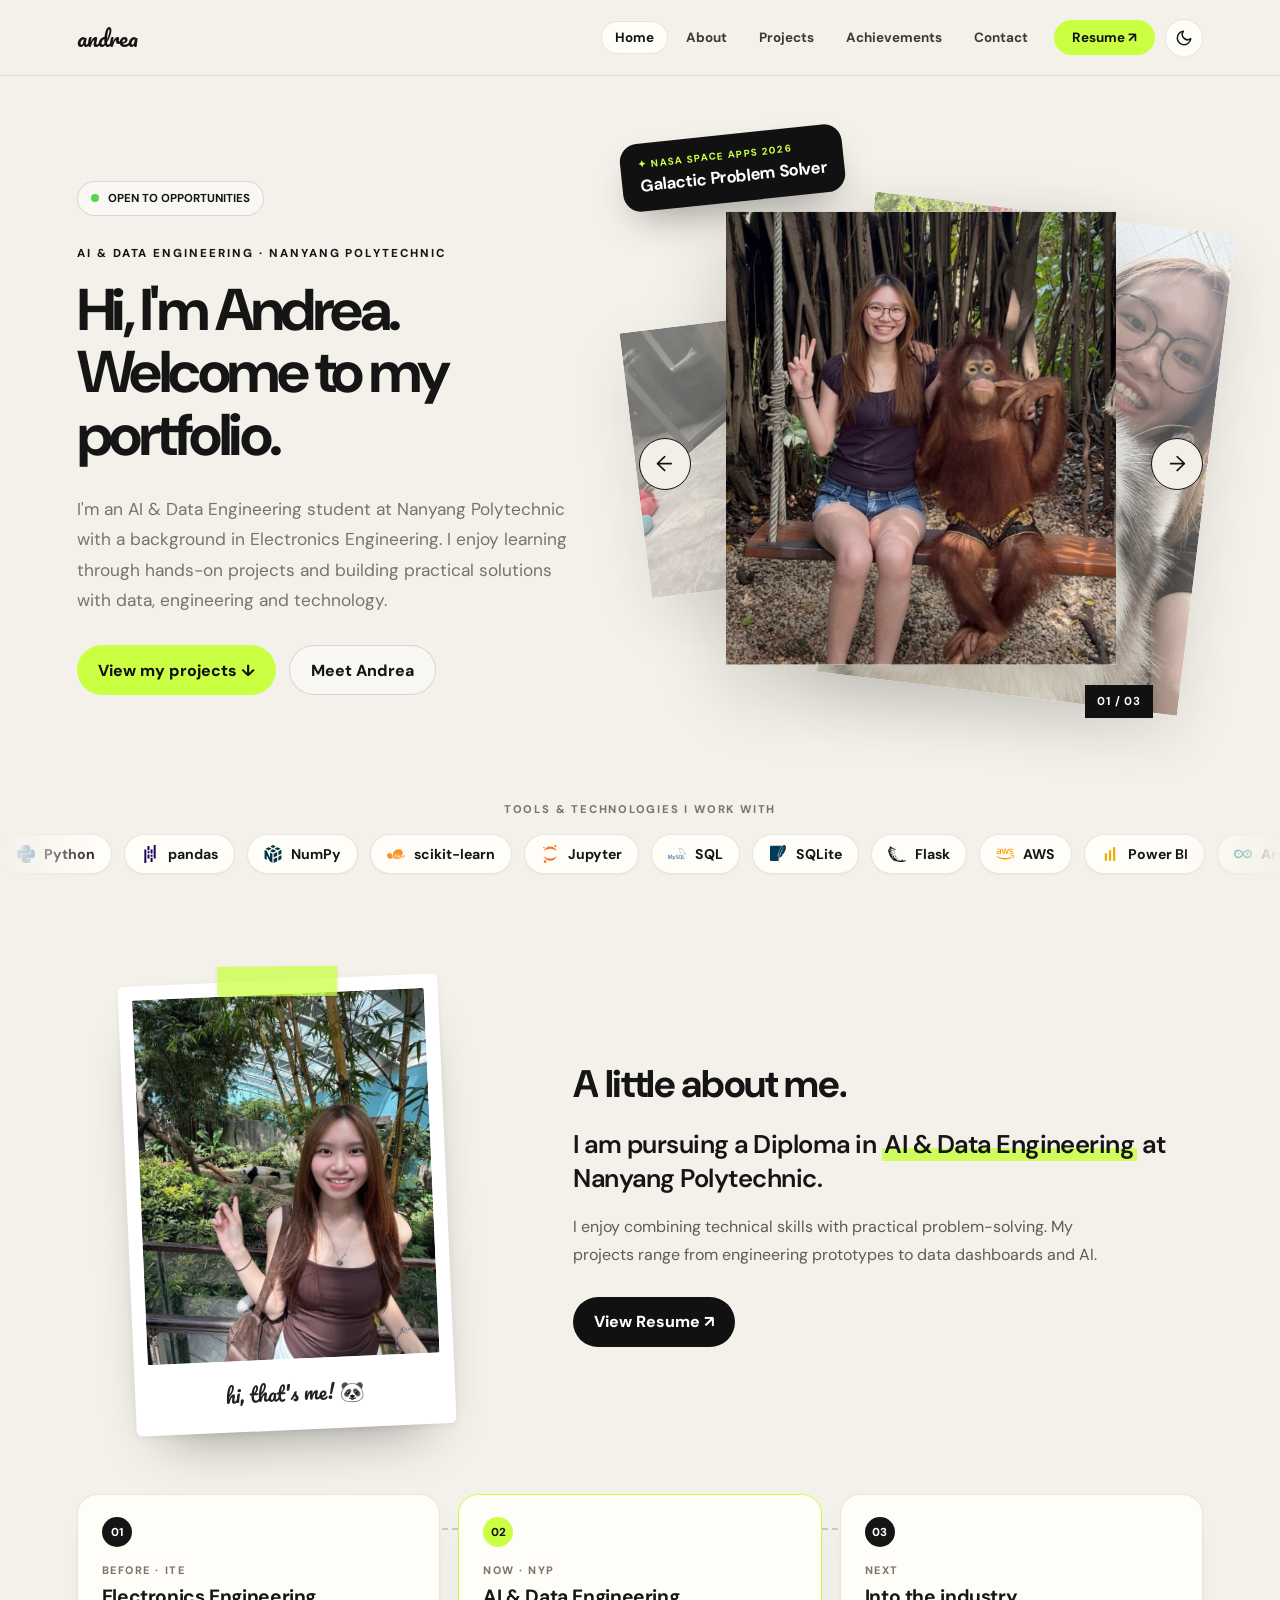
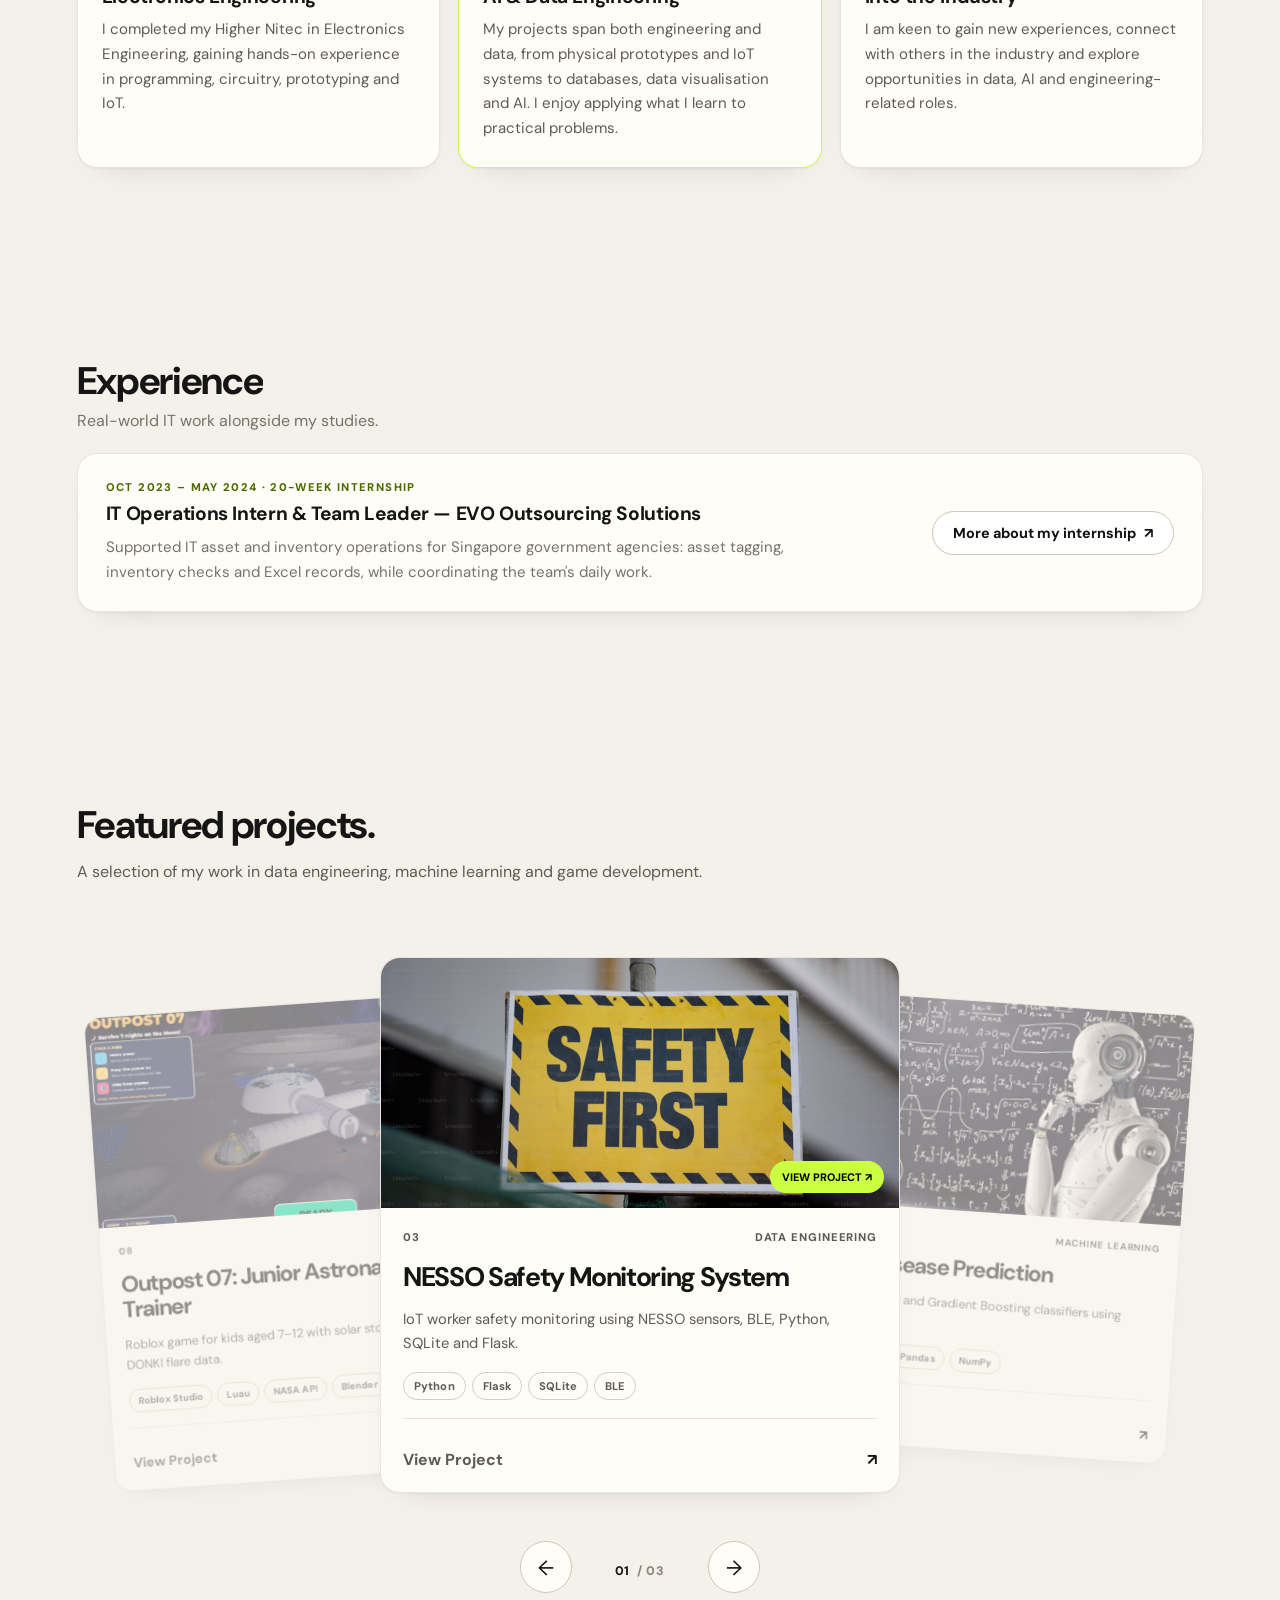
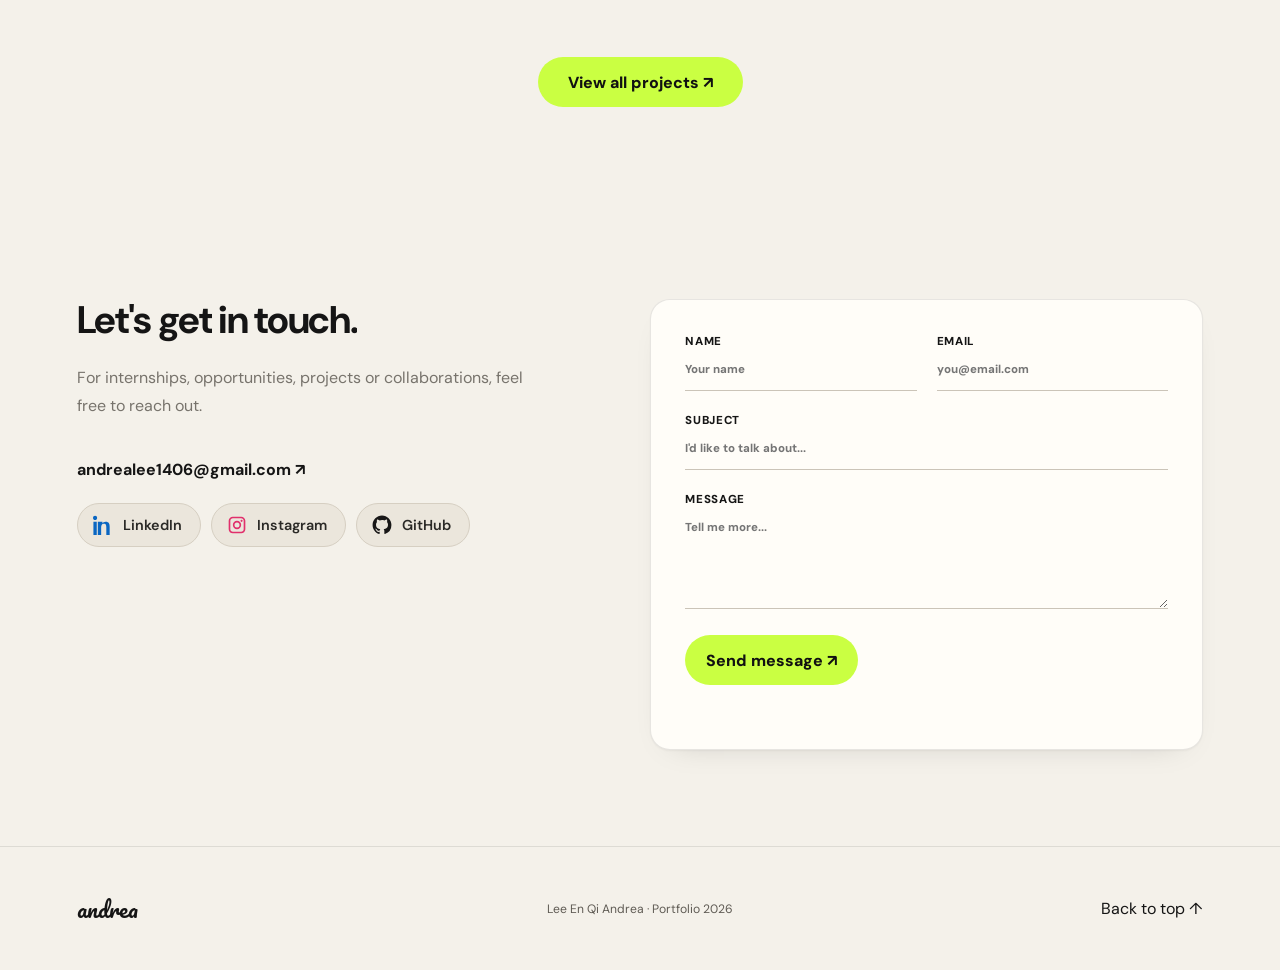
<file: index.html>
<!DOCTYPE html>
<html lang="en">
<head>
  <meta http-equiv="Cache-Control" content="no-cache">
  <meta charset="UTF-8">
  <meta name="viewport" content="width=device-width, initial-scale=1.0">
  <meta name="description" content="Andrea Lee — AI & Data Engineering portfolio">
  <title>Andrea Lee | Portfolio</title>
  <script>(function(){var d=document.documentElement,K="theme";function g(){try{return localStorage.getItem(K)}catch(e){return null}}function s(v){try{localStorage.setItem(K,v)}catch(e){}}var m=window.matchMedia?matchMedia("(prefers-color-scheme: dark)"):null;function lab(){var dark=d.getAttribute("data-theme")==="dark",b=document.querySelectorAll(".theme-toggle");for(var i=0;i<b.length;i++){b[i].setAttribute("aria-label",dark?"Switch to day mode":"Switch to night mode");b[i].setAttribute("aria-pressed",dark?"true":"false")}}function apply(dark){if(dark)d.setAttribute("data-theme","dark");else d.removeAttribute("data-theme");lab()}var t=g();apply(t==="dark"||(t!=="light"&&!!m&&m.matches));document.addEventListener("click",function(e){var b=e.target&&e.target.closest?e.target.closest(".theme-toggle"):null;if(!b)return;var dark=d.getAttribute("data-theme")!=="dark";d.classList.add("theme-anim");apply(dark);s(dark?"dark":"light");setTimeout(function(){d.classList.remove("theme-anim")},450)});if(m&&m.addEventListener)m.addEventListener("change",function(e){if(!g())apply(e.matches)});document.addEventListener("DOMContentLoaded",lab)})()</script>
  <link rel="canonical" href="https://andrea-lee-portfolio.onrender.com/">
  <meta property="og:type" content="website">
  <meta property="og:site_name" content="Andrea Lee">
  <meta property="og:title" content="Andrea Lee | Portfolio">
  <meta property="og:description" content="AI &amp; Data Engineering student at Nanyang Polytechnic. Projects in data, machine learning, cloud, IoT and game development.">
  <meta property="og:url" content="https://andrea-lee-portfolio.onrender.com/">
  <meta property="og:image" content="https://andrea-lee-portfolio.onrender.com/static/images/og-card.jpg">
  <meta name="twitter:card" content="summary_large_image">
  <meta property="og:image:width" content="1200">
  <meta property="og:image:height" content="630">
  <meta property="og:image:alt" content="Andrea Lee | Portfolio">
  <meta name="twitter:title" content="Andrea Lee | Portfolio">
  <meta name="twitter:description" content="AI &amp; Data Engineering student at Nanyang Polytechnic. Projects in data, machine learning, cloud, IoT and game development.">
  <meta name="twitter:image" content="https://andrea-lee-portfolio.onrender.com/static/images/og-card.jpg">
  <link rel="icon" href="data:image/svg+xml,%3Csvg xmlns=%27http://www.w3.org/2000/svg%27 viewBox=%270 0 100 100%27%3E%3Crect width=%27100%27 height=%27100%27 rx=%2724%27 fill=%27%23111%27/%3E%3Ctext x=%2750%27 y=%2770%27 font-size=%2762%27 text-anchor=%27middle%27 fill=%27%23caff42%27 font-family=%27Georgia,serif%27 font-style=%27italic%27%3Ea%3C/text%3E%3C/svg%3E">
  <meta name="theme-color" content="#f3f0ea">

  <link rel="preconnect" href="https://fonts.googleapis.com">
  <link rel="preconnect" href="https://fonts.gstatic.com" crossorigin>
  <link href="https://fonts.googleapis.com/css2?family=DM+Sans:wght@400;500;600;700&family=Pacifico&display=swap" rel="stylesheet">
  <link rel="stylesheet" href="static/css/style.css?v=20261119i">
<link rel="stylesheet" href="static/css/smooth.css?v=20261119i">
<link rel="stylesheet" href="static/css/theme.css?v=20261119i">
</head>

<body>
  <div id="progressBar" class="progress-bar"></div>

  <header class="site-header">
    <a href="#home" class="logo">andrea</a>
    <button id="menuBtn" class="menu-btn" type="button" aria-label="Open navigation menu" aria-expanded="false" aria-controls="nav">☰</button>

    <nav id="nav">
      <a href="#home" aria-current="page">Home</a>
      <a href="#about">About</a>
      <a href="pages/projects.html">Projects</a>
      <a href="pages/achievements.html">Achievements</a>
      <a href="#contact">Contact</a>
    <a href="static/resume.pdf" class="contact-pill nav-resume" target="_blank" rel="noopener noreferrer">Resume ↗</a>
    </nav>
  <button class="theme-toggle" type="button" aria-label="Switch to night mode"><svg class="moon" viewBox="0 0 24 24" fill="none" stroke="currentColor" stroke-width="2" stroke-linecap="round" stroke-linejoin="round" aria-hidden="true"><path d="M21 12.8A9 9 0 1 1 11.2 3a7 7 0 0 0 9.8 9.8z"/></svg><svg class="sun" viewBox="0 0 24 24" fill="none" stroke="currentColor" stroke-width="2" stroke-linecap="round" aria-hidden="true"><circle cx="12" cy="12" r="4"/><path d="M12 2v2M12 20v2M4.9 4.9l1.4 1.4M17.7 17.7l1.4 1.4M2 12h2M20 12h2M4.9 19.1l1.4-1.4M17.7 6.3l1.4-1.4"/></svg></button>
</header>

  <main>

    <section id="home" class="home-hero">
      <div class="hero-bg" aria-hidden="true">
        <span class="hero-word">andrea</span>
      </div>

      <div class="home-hero-copy reveal">

        <div class="availability">
          <i></i>
          OPEN TO OPPORTUNITIES
        </div>

        <p class="eyebrow">AI & DATA ENGINEERING · NANYANG POLYTECHNIC</p>

        <h1>
    Hi, I'm <span>Andrea.</span> Welcome to my portfolio.
</h1>
        <p class="hero-text">
    I'm an AI & Data Engineering student at Nanyang Polytechnic
    with a background in Electronics Engineering. I enjoy learning through
    hands-on projects and building practical solutions with data, engineering
    and technology.
</p>

        <div class="hero-buttons">
          <a href="#projects" class="btn accent">View my projects ↓</a>
          <a href="#about" class="btn outline">Meet Andrea</a>
        </div>

      </div>

      <div class="hero-card-carousel reveal" id="heroCardCarousel">

    <a class="hero-sticker" href="projects/lunar-expedition.html" aria-label="NASA Space Apps Challenge 2026: Galactic Problem Solver. See the Outpost 07 project">
        <span>✦ NASA SPACE APPS 2026</span>
        <strong>Galactic Problem Solver</strong>
    </a>

    <div class="photo-card card-1 active">
        <img
            src="static/images/hero/photo-1.jpg"
            alt="Andrea smiling with an orangutan">
    </div>

    <div class="photo-card card-2">
        <img
            src="static/images/hero/photo-2.jpg"
            alt="Photo of Andrea">
    </div>

    <div class="photo-card card-3">
        <img
            src="static/images/hero/photo-3.jpg"
            alt="Close-up photo of Andrea">
    </div>

    <button
        class="carousel-arrow carousel-prev"
        id="carouselPrev"
        type="button"
        aria-label="Previous photo">
        ←
    </button>

    <button
        class="carousel-arrow carousel-next"
        id="carouselNext"
        type="button"
        aria-label="Next photo">
        →
    </button>

    <div class="carousel-counter">
        <span id="carouselCurrent">01</span>
        <span>/ 03</span>
    </div>

</div>

    </section>

    <div class="marquee tools-marquee" aria-label="Tools and technologies I work with">
      <p class="tools-label">TOOLS &amp; TECHNOLOGIES I WORK WITH</p>
      <div class="marquee-track">
        <div class="marquee-content"><span class="tool-pill"><svg viewBox="0 0 24 24" aria-hidden="true"><path fill="#3776AB" d="M14.25.18l.9.2.73.26.59.3.45.32.34.34.25.34.16.33.1.3.04.26.02.2-.01.13V8.5l-.05.63-.13.55-.21.46-.26.38-.3.31-.33.25-.35.19-.35.14-.33.1-.3.07-.26.04-.21.02H8.77l-.69.05-.59.14-.5.22-.41.27-.33.32-.27.35-.2.36-.15.37-.1.35-.07.32-.04.27-.02.21v3.06H3.17l-.21-.03-.28-.07-.32-.12-.35-.18-.36-.26-.36-.36-.35-.46-.32-.59-.28-.73-.21-.88-.14-1.05-.05-1.23.06-1.22.16-1.04.24-.87.32-.71.36-.57.4-.44.42-.33.42-.24.4-.16.36-.1.32-.05.24-.01h.16l.06.01h8.16v-.83H6.18l-.01-2.75-.02-.37.05-.34.11-.31.17-.28.25-.26.31-.23.38-.2.44-.18.51-.15.58-.12.64-.1.71-.06.77-.04.84-.02 1.27.05zm-6.3 1.98l-.23.33-.08.41.08.41.23.34.33.22.41.09.41-.09.33-.22.23-.34.08-.41-.08-.41-.23-.33-.33-.22-.41-.09-.41.09zm13.09 3.95l.28.06.32.12.35.18.36.27.36.35.35.47.32.59.28.73.21.88.14 1.04.05 1.23-.06 1.23-.16 1.04-.24.86-.32.71-.36.57-.4.45-.42.33-.42.24-.4.16-.36.09-.32.05-.24.02-.16-.01h-8.22v.82h5.84l.01 2.76.02.36-.05.34-.11.31-.17.29-.25.25-.31.24-.38.2-.44.17-.51.15-.58.13-.64.09-.71.07-.77.04-.84.01-1.27-.04-1.07-.14-.9-.2-.73-.25-.59-.3-.45-.33-.34-.34-.25-.34-.16-.33-.1-.3-.04-.25-.02-.2.01-.13v-5.34l.05-.64.13-.54.21-.46.26-.38.3-.32.33-.24.35-.2.35-.14.33-.1.3-.06.26-.04.21-.02.13-.01h5.84l.69-.05.59-.14.5-.21.41-.28.33-.32.27-.35.2-.36.15-.36.1-.35.07-.32.04-.28.02-.21V6.07h2.09l.14.01zm-6.47 14.25l-.23.33-.08.41.08.41.23.33.33.23.41.08.41-.08.33-.23.23-.33.08-.41-.08-.41-.23-.33-.33-.23-.41-.08-.41.08z"/></svg>Python</span><span class="tool-pill"><svg viewBox="0 0 24 24" aria-hidden="true"><path fill="#150458" d="M16.922 0h2.623v18.104h-2.623zm-4.126 12.94h2.623v2.57h-2.623zm0-7.037h2.623v5.446h-2.623zm0 11.197h2.623v5.446h-2.623zM4.456 5.896h2.622V24H4.455zm4.213 2.559h2.623v2.57H8.67zm0 4.151h2.623v5.447H8.67zm0-11.187h2.623v5.446H8.67Z"/></svg>pandas</span><span class="tool-pill"><svg viewBox="0 0 24 24" aria-hidden="true"><path fill="#013243" d="M10.315 4.876L6.3048 2.8517l-4.401 2.1965 4.1186 2.0683zm1.8381.9277l4.2045 2.1223-4.3622 2.1906-4.125-2.0718zm5.6153-2.9213l4.3193 2.1658-3.863 1.9402-4.2131-2.1252zm-1.859-.9329L12.021 0 8.1742 1.9193l4.0068 2.0208zm-3.0401 16.7443V24l4.7107-2.3507-.0053-5.3085zm4.7037-4.2057l-.0052-5.2528-4.6985 2.3356v5.2546zm5.6553-.9845v5.327l-4.0178 2.0052-.0029-5.3028zm0-1.8626V6.4214l-4.0253 2.001.0034 5.2633zM11.2062 11.571L8.0333 9.9756v6.895s-3.8804-8.2564-4.2399-8.998c-.0463-.0957-.2371-.2007-.2858-.2262C2.8118 7.2812.773 6.2485.773 6.2485V18.43l2.8204 1.5076v-6.3674s3.8392 7.3775 3.878 7.458c.0389.0807.4245.8582.8362 1.1314.5485.363 2.8992 1.7766 2.8992 1.7766z"/></svg>NumPy</span><span class="tool-pill"><svg viewBox="0 0 24 24" aria-hidden="true"><path fill="#F7931E" d="M15.601 5.53c-1.91.035-3.981.91-5.63 2.56-2.93 2.93-2.083 8.53-1.088 9.525.805.804 6.595 1.843 9.526-1.088a9.74 9.74 0 0 0 .584-.643c.043-.292.205-.66.489-1.106a1.848 1.848 0 0 1-.537.176c-.144.265-.37.55-.676.855-.354.335-.607.554-.76.656a.795.795 0 0 1-.437.152c-.35 0-.514-.308-.494-.924-.22.316-.425.549-.612.7a.914.914 0 0 1-.578.224c-.194 0-.36-.09-.496-.273a1.03 1.03 0 0 1-.193-.507 4.016 4.016 0 0 1-.726.583c-.224.132-.47.197-.74.197-.3 0-.543-.096-.727-.288a.978.978 0 0 1-.257-.524v.004c-.3.276-.564.48-.79.611a1.295 1.295 0 0 1-.649.197.693.693 0 0 1-.571-.275c-.145-.183-.218-.43-.218-.739 0-.464.101-1.02.302-1.67.201-.65.445-1.25.733-1.797l.842-.312a.21.21 0 0 1 .06-.013c.063 0 .116.047.157.14.04.095.061.221.061.38 0 .451-.104.888-.312 1.31-.207.422-.532.873-.974 1.352-.018.23-.027.388-.027.474 0 .193.036.345.106.458.071.113.165.169.282.169a.71.71 0 0 0 .382-.13c.132-.084.333-.26.602-.523.028-.418.187-.798.482-1.142.324-.38.685-.569 1.08-.569.206 0 .37.054.494.16a.524.524 0 0 1 .186.417c0 .458-.486.829-1.459 1.114.088.43.32.646.693.646a.807.807 0 0 0 .417-.117c.129-.076.321-.243.575-.497.032-.252.118-.495.259-.728.182-.3.416-.544.701-.73.285-.185.537-.278.756-.278.276 0 .47.127.58.381l.677-.374h.186l-.292.971c-.15.488-.226.823-.226 1.004 0 .19.067.285.202.285.086 0 .181-.045.285-.137.104-.092.25-.232.437-.42v.001c.143-.155.274-.32.392-.494-.19-.084-.285-.21-.285-.375 0-.17.058-.352.174-.545.116-.194.275-.29.479-.29.172 0 .258.088.258.265 0 .139-.05.338-.149.596.367-.04.687-.32.961-.842l.228-.01c1.059-2.438.828-5.075-.83-6.732-1.019-1.02-2.408-1.5-3.895-1.471zm4.725 8.203a8.938 8.938 0 0 1-1.333 2.151 1.09 1.09 0 0 0-.012.147c0 .168.047.309.14.423.092.113.206.17.34.17.296 0 .714-.264 1.254-.787-.001.04-.003.08-.003.121 0 .146.012.368.036.666l.733-.172c0-.2.003-.357.01-.474.01-.157.033-.33.066-.517.02-.11.07-.216.152-.315l.186-.216a5.276 5.276 0 0 1 .378-.397c.062-.055.116-.099.162-.13a.26.26 0 0 1 .123-.046c.055 0 .083.035.083.106 0 .07-.052.236-.156.497-.194.486-.292.848-.292 1.084 0 .175.046.314.136.418a.45.45 0 0 0 .358.155c.365 0 .803-.269 1.313-.808v-.381c-.361.426-.623.64-.784.64-.109 0-.163-.067-.163-.2 0-.1.065-.316.195-.65.19-.486.285-.836.285-1.048a.464.464 0 0 0-.112-.319.36.36 0 0 0-.282-.127c-.165 0-.354.077-.567.233-.213.156-.5.436-.863.84.053-.262.165-.622.335-1.08l-.809.156a6.54 6.54 0 0 0-.399 1.074c-.04.156-.07.316-.092.48a7.447 7.447 0 0 1-.49.45.38.38 0 0 1-.229.08.208.208 0 0 1-.174-.082.352.352 0 0 1-.064-.222c0-.1.019-.214.056-.343.038-.13.12-.373.249-.731l.308-.849zm-17.21-2.927c-.863-.016-1.67.263-2.261.854-1.352 1.352-1.07 3.827.631 5.527 1.7 1.701 4.95 1.21 5.527.632.467-.466 1.07-3.827-.631-5.527-.957-.957-2.158-1.465-3.267-1.486zm12.285.358h.166v.21H15.4zm.427 0h.166v.865l.46-.455h.195l-.364.362.428.684h-.198l-.357-.575-.164.166v.41h-.166zm1.016 0h.166v.21h-.166zm.481.122h.166v.288h.172v.135h-.172v.717c0 .037.006.062.02.075.012.013.037.02.074.02a.23.23 0 0 0 .078-.01v.141a.802.802 0 0 1-.136.014.23.23 0 0 1-.15-.043.15.15 0 0 1-.052-.123v-.79h-.141v-.136h.141zm-3.562.258c.081 0 .15.012.207.038.057.024.1.061.13.11s.045.106.045.173h-.176c-.006-.111-.075-.167-.208-.167a.285.285 0 0 0-.164.041.134.134 0 0 0-.06.117c0 .035.015.065.045.088.03.024.08.044.15.06l.16.039a.47.47 0 0 1 .224.105c.047.046.07.108.07.186a.3.3 0 0 1-.052.175.327.327 0 0 1-.152.116.585.585 0 0 1-.226.041c-.136 0-.24-.03-.309-.088-.069-.059-.105-.149-.109-.269h.176c.004.037.01.065.017.084a.166.166 0 0 0 .034.054c.044.043.112.065.204.065a.31.31 0 0 0 .177-.045.139.139 0 0 0 .067-.119.116.116 0 0 0-.038-.09.287.287 0 0 0-.124-.055l-.156-.038a1.248 1.248 0 0 1-.159-.05.359.359 0 0 1-.098-.061.22.22 0 0 1-.058-.083.32.32 0 0 1-.016-.108c0-.096.036-.174.109-.232a.45.45 0 0 1 .29-.087zm1.035 0a.46.46 0 0 1 .202.043.351.351 0 0 1 .187.212.577.577 0 0 1 .023.126h-.168a.256.256 0 0 0-.078-.168.242.242 0 0 0-.17-.06.248.248 0 0 0-.155.05.306.306 0 0 0-.1.144.662.662 0 0 0-.034.224.58.58 0 0 0 .035.214.299.299 0 0 0 .101.135.261.261 0 0 0 .157.048c.142 0 .227-.084.256-.252h.167a.519.519 0 0 1-.065.22.35.35 0 0 1-.146.138.464.464 0 0 1-.216.048.448.448 0 0 1-.246-.066.441.441 0 0 1-.161-.192.703.703 0 0 1-.057-.293c0-.085.01-.163.032-.233a.522.522 0 0 1 .095-.182.403.403 0 0 1 .15-.117.453.453 0 0 1 .191-.04zm.603.03h.166v1.046H15.4zm1.443 0h.166v1.046h-.166zm-5.05.618c-.08 0-.2.204-.356.611-.155.407-.308.977-.459 1.71.281-.312.509-.662.683-1.05.175-.387.262-.72.262-.999a.455.455 0 0 0-.036-.197c-.025-.05-.056-.075-.093-.075zm4.662 1.797c-.221 0-.431.188-.629.563-.197.376-.296.722-.296 1.038 0 .12.029.216.088.29a.273.273 0 0 0 .223.111c.221 0 .43-.188.625-.565.196-.377.294-.725.294-1.043a.457.457 0 0 0-.083-.29.269.269 0 0 0-.222-.104zm-2.848.007c-.146 0-.285.11-.417.333-.133.222-.2.51-.2.866.566-.159.849-.452.849-.881 0-.212-.077-.318-.232-.318Z"/></svg>scikit-learn</span><span class="tool-pill"><svg viewBox="0 0 24 24" aria-hidden="true"><path fill="#F37626" d="M7.157 22.201A1.784 1.799 0 0 1 5.374 24a1.784 1.799 0 0 1-1.784-1.799 1.784 1.799 0 0 1 1.784-1.799 1.784 1.799 0 0 1 1.783 1.799zM20.582 1.427a1.415 1.427 0 0 1-1.415 1.428 1.415 1.427 0 0 1-1.416-1.428A1.415 1.427 0 0 1 19.167 0a1.415 1.427 0 0 1 1.415 1.427zM4.992 3.336A1.047 1.056 0 0 1 3.946 4.39a1.047 1.056 0 0 1-1.047-1.055A1.047 1.056 0 0 1 3.946 2.28a1.047 1.056 0 0 1 1.046 1.056zm7.336 1.517c3.769 0 7.06 1.38 8.768 3.424a9.363 9.363 0 0 0-3.393-4.547 9.238 9.238 0 0 0-5.377-1.728A9.238 9.238 0 0 0 6.95 3.73a9.363 9.363 0 0 0-3.394 4.547c1.713-2.04 5.004-3.424 8.772-3.424zm.001 13.295c-3.768 0-7.06-1.381-8.768-3.425a9.363 9.363 0 0 0 3.394 4.547A9.238 9.238 0 0 0 12.33 21a9.238 9.238 0 0 0 5.377-1.729 9.363 9.363 0 0 0 3.393-4.547c-1.712 2.044-5.003 3.425-8.772 3.425Z"/></svg>Jupyter</span><span class="tool-pill"><svg viewBox="0 0 24 24" aria-hidden="true"><path fill="#4479A1" d="M16.405 5.501c-.115 0-.193.014-.274.033v.013h.014c.054.104.146.18.214.273.054.107.1.214.154.32l.014-.015c.094-.066.14-.172.14-.333-.04-.047-.046-.094-.08-.14-.04-.067-.126-.1-.18-.153zM5.77 18.695h-.927a50.854 50.854 0 00-.27-4.41h-.008l-1.41 4.41H2.45l-1.4-4.41h-.01a72.892 72.892 0 00-.195 4.41H0c.055-1.966.192-3.81.41-5.53h1.15l1.335 4.064h.008l1.347-4.064h1.095c.242 2.015.384 3.86.428 5.53zm4.017-4.08c-.378 2.045-.876 3.533-1.492 4.46-.482.716-1.01 1.073-1.583 1.073-.153 0-.34-.046-.566-.138v-.494c.11.017.24.026.386.026.268 0 .483-.075.647-.222.197-.18.295-.382.295-.605 0-.155-.077-.47-.23-.944L6.23 14.615h.91l.727 2.36c.164.536.233.91.205 1.123.4-1.064.678-2.227.835-3.483zm12.325 4.08h-2.63v-5.53h.885v4.85h1.745zm-3.32.135l-1.016-.5c.09-.076.177-.158.255-.25.433-.506.648-1.258.648-2.253 0-1.83-.718-2.746-2.155-2.746-.704 0-1.254.232-1.65.697-.43.508-.646 1.256-.646 2.245 0 .972.19 1.686.574 2.14.35.41.877.615 1.583.615.264 0 .506-.033.725-.098l1.325.772.36-.622zM15.5 17.588c-.225-.36-.337-.94-.337-1.736 0-1.393.424-2.09 1.27-2.09.443 0 .77.167.977.5.224.362.336.936.336 1.723 0 1.404-.424 2.108-1.27 2.108-.445 0-.77-.167-.978-.5zm-1.658-.425c0 .47-.172.856-.516 1.156-.344.3-.803.45-1.384.45-.543 0-1.064-.172-1.573-.515l.237-.476c.438.22.833.328 1.19.328.332 0 .593-.073.783-.22a.754.754 0 00.3-.615c0-.33-.23-.61-.648-.845-.388-.213-1.163-.657-1.163-.657-.422-.307-.632-.636-.632-1.177 0-.45.157-.81.47-1.085.315-.278.72-.415 1.22-.415.512 0 .98.136 1.4.41l-.213.476a2.726 2.726 0 00-1.064-.23c-.283 0-.502.068-.654.206a.685.685 0 00-.248.524c0 .328.234.61.666.85.393.215 1.187.67 1.187.67.433.305.648.63.648 1.168zm9.382-5.852c-.535-.014-.95.04-1.297.188-.1.04-.26.04-.274.167.055.053.063.14.11.214.08.134.218.313.346.407.14.11.28.216.427.31.26.16.555.255.81.416.145.094.293.213.44.313.073.05.12.14.214.172v-.02c-.046-.06-.06-.147-.105-.214-.067-.067-.134-.127-.2-.193a3.223 3.223 0 00-.695-.675c-.214-.146-.682-.35-.77-.595l-.013-.014c.146-.013.32-.066.46-.106.227-.06.435-.047.67-.106.106-.027.213-.06.32-.094v-.06c-.12-.12-.21-.283-.334-.395a8.867 8.867 0 00-1.104-.823c-.21-.134-.476-.22-.697-.334-.08-.04-.214-.06-.26-.127-.12-.146-.19-.34-.275-.514a17.69 17.69 0 01-.547-1.163c-.12-.262-.193-.523-.34-.763-.69-1.137-1.437-1.826-2.586-2.5-.247-.14-.543-.2-.856-.274-.167-.008-.334-.02-.5-.027-.11-.047-.216-.174-.31-.235-.38-.24-1.364-.76-1.644-.072-.18.434.267.862.422 1.082.115.153.26.328.34.5.047.116.06.235.107.356.106.294.207.622.347.897.073.14.153.287.247.413.054.073.146.107.167.227-.094.136-.1.334-.154.5-.24.757-.146 1.693.194 2.25.107.166.362.534.703.393.3-.12.234-.5.32-.835.02-.08.007-.133.048-.187v.015c.094.188.188.367.274.555.206.328.566.668.867.895.16.12.287.328.487.402v-.02h-.015c-.043-.058-.1-.086-.154-.133a3.445 3.445 0 01-.35-.4 8.76 8.76 0 01-.747-1.218c-.11-.21-.202-.436-.29-.643-.04-.08-.04-.2-.107-.24-.1.146-.247.273-.32.453-.127.288-.14.642-.188 1.01-.027.007-.014 0-.027.014-.214-.052-.287-.274-.367-.46-.2-.475-.233-1.238-.06-1.785.047-.14.247-.582.167-.716-.042-.127-.174-.2-.247-.303a2.478 2.478 0 01-.24-.427c-.16-.374-.24-.788-.414-1.162-.08-.173-.22-.354-.334-.513-.127-.18-.267-.307-.368-.52-.033-.073-.08-.194-.027-.274.014-.054.042-.075.094-.09.088-.072.335.022.422.062.247.1.455.194.662.334.094.066.195.193.315.226h.14c.214.047.455.014.655.073.355.114.675.28.962.46a5.953 5.953 0 012.085 2.286c.08.154.115.295.188.455.14.33.313.663.455.982.14.315.275.636.476.897.1.14.502.213.682.286.133.06.34.115.46.188.23.14.454.3.67.454.11.076.443.243.463.378z"/></svg>SQL</span><span class="tool-pill"><svg viewBox="0 0 24 24" aria-hidden="true"><path fill="#003B57" d="M21.678.521c-1.032-.92-2.28-.55-3.513.544a8.71 8.71 0 0 0-.547.535c-2.109 2.237-4.066 6.38-4.674 9.544.237.48.422 1.093.544 1.561a13.044 13.044 0 0 1 .164.703s-.019-.071-.096-.296l-.05-.146a1.689 1.689 0 0 0-.033-.08c-.138-.32-.518-.995-.686-1.289-.143.423-.27.818-.376 1.176.484.884.778 2.4.778 2.4s-.025-.099-.147-.442c-.107-.303-.644-1.244-.772-1.464-.217.804-.304 1.346-.226 1.478.152.256.296.698.422 1.186.286 1.1.485 2.44.485 2.44l.017.224a22.41 22.41 0 0 0 .056 2.748c.095 1.146.273 2.13.5 2.657l.155-.084c-.334-1.038-.47-2.399-.41-3.967.09-2.398.642-5.29 1.661-8.304 1.723-4.55 4.113-8.201 6.3-9.945-1.993 1.8-4.692 7.63-5.5 9.788-.904 2.416-1.545 4.684-1.931 6.857.666-2.037 2.821-2.912 2.821-2.912s1.057-1.304 2.292-3.166c-.74.169-1.955.458-2.362.629-.6.251-.762.337-.762.337s1.945-1.184 3.613-1.72C21.695 7.9 24.195 2.767 21.678.521m-18.573.543A1.842 1.842 0 0 0 1.27 2.9v16.608a1.84 1.84 0 0 0 1.835 1.834h9.418a22.953 22.953 0 0 1-.052-2.707c-.006-.062-.011-.141-.016-.2a27.01 27.01 0 0 0-.473-2.378c-.121-.47-.275-.898-.369-1.057-.116-.197-.098-.31-.097-.432 0-.12.015-.245.037-.386a9.98 9.98 0 0 1 .234-1.045l.217-.028c-.017-.035-.014-.065-.031-.097l-.041-.381a32.8 32.8 0 0 1 .382-1.194l.2-.019c-.008-.016-.01-.038-.018-.053l-.043-.316c.63-3.28 2.587-7.443 4.8-9.791.066-.069.133-.128.198-.194Z"/></svg>SQLite</span><span class="tool-pill"><svg viewBox="0 0 24 24" aria-hidden="true"><path fill="#000000" d="M7.172 20.36c-.914-.72-1.89-1.41-2.556-2.38-1.402-1.712-2.482-3.694-3.22-5.777-.446-1.355-.6-2.808-1.174-4.11-.602-.944.103-1.978 1.138-2.28.46-.087 1.272-.522.293-.211-.878.644-.963-.585-.063-.662.615-.082.84-.585.63-1.037-.66-.43 1.6-.903.463-1.544C1.5 1.08 4.34.835 3.64 2.285 3.473 3.4 5.624 2.08 5.125 3.368c.507.619 1.9.14 1.865 1.009.74.05.993.672 1.687.72.72.325 2.022.58 2.266 1.39-.713.566-2.364-1.165-2.443.398.215 2.31.16 4.689 1.004 6.888.4 1.332 1.37 2.38 2.244 3.418.837 1.016 1.971 1.73 3.127 2.333 1.014.478 2.107.795 3.213.994.448-.343 1.24-1.617 1.938-1.08.033.604-1.388 1.263-.067 1.196.776-.234 1.314.6 1.953-.152.588.697 2.446-.446 2.027.98-.566.364-1.392.144-1.959.646-.935-.467-1.68.418-2.715.306a19.86 19.86 0 01-3.484.29c-1.912-.15-3.865-.214-5.684-.88-1.024-.297-2.023-.881-2.924-1.464zm1.615.7c1 .432 1.978.888 3.074 1.026 1.74.24 3.537.614 5.283.274-.79-.357-1.608.14-2.395-.255-.944.203-1.957-.052-2.917-.177-1.092-.486-2.27-.82-3.291-1.452-1.277-.466.66.598 1.005.685.798.453-.877-.233-1.114-.421-.668-.375-.754-.297-.066.084.139.08.276.166.42.235zm-1.904-1.346c.97.359-.004-.682-.45-.622-.196-.341-.751-.557-.36-.74-.704.244-.737-.93-1.07-.763-.744-.235-.29-1.07-1.176-1.58-.081-.54-.882-1.008-1.138-1.822-.113-.416-.905-1.613-.418-.5.414 1.072 1.143 1.99 1.75 2.907.47.873 1.027 1.786 1.885 2.33.29.278.568.703.977.79zM4.09 16.647c.033-.146.177.317 0 0zm3.954 3.497c.215-.096-.31-.12 0 0zm.526.192c-.054-.265-.24.148 0 0zm.66.275c.312-.3-.484-.188 0 0zm1.127.63c.191-.282-.61-.107 0 0zM8.19 19.728c.487-.315-.63-.004 0 0zm.494.246c-.014-.166-.176.075 0 0zm2.47 1.542c.397.25 2.32.55 1.115.103-.2.042-2.23-.574-1.116-.103zm-3.921-3.054c-.04-.167-.616-.185 0 0zm1.15.67c.3-.21-.621-.16 0 0zm.966.593c.43-.162-.696-.163 0 0zm-2.584-1.773c.466.358 1.88.046.714-.213-.53-.283-1.727-.476-.912.17zm3.24 1.978c.193-.33-.815-.19 0 0zm-.984-.783c1.14.323-.958-.72-.281-.118l.15.068.13.05zm1.973 1.14c1.08.01-.975-.147 0 0zm-4.644-2.96c-.042-.2-.266.018 0 0zm6.47 3.985c.028-.363-.353.27 0 0zm-4.63-2.856c-.064-.191-.336-.008 0 0zm-1.738-1.254c.62-.037-.848-.273 0 0zm-2.06-1.332c-.077-.297-.674-.534 0 0zm5.407 3.435c-.114-.13-.054.028 0 0zm3.366 2.065c-.01-.197-.183.075 0 0zm-3.664-2.373c.06-.255-.528-.077 0 0zm-2.506-1.592c.46-.05-.74-.311 0 0zm4.241 2.637c.718-.285-.7-.14 0 0zM9.03 18.545c.827.106-.985-.563-.181-.06zm2.876 1.768c.773-.462.518 1.082 1.311.13.782-.57-.675.707.29.103.696-.467 1.726.22 2.376.445.468-.023.923.405 1.403.145.923-.25-1.806-.37-1.09-.81-.845.245-1.47-.294-1.885-.835-.948-.22-2.044-.703-2.517-1.542-.192-.315.28.044-.166-.47-.57-.508-.856-1.085-1.24-1.702-.457-.244-.51-.963-.557-.024.004-.593-.553-.992-.688-.826-.002-.571.595-.285.176-.707-.09-.592-.386-1.21-.475-1.877-.138-.322-.02-1.011-.473-.282-.165.77-.055-.947.202-.38.337-.58-.12-.51-.14-.43.22-.488.14-1.18-.057-.916.117-.517.185-1.902-.175-1.656.218-.54.414-2.473-.534-1.736-.384.005-1.048.14-1.363.296.986.543-.1.196-.5.11-.052.502-.45.285-.946.29.793.098-.386.81-.841.534-.59.282.51.987.012 1.205.06.328-.905-.12-.83.64-.573-.241-.078.9.209.514.975.264.686.866.71 1.437-.158.333-.784-.783-.14-.731-.507-.827-.561-.3-.984.085-.1.028 1.079.547.34.803.65.1.668.67.8 1.03.39.407.31-.45.779.04-.296-.436-1.567-1.228-.544-.974-.005-.44-.185-.793.129-.784.31-.562-.325 1.387.375.672.193-.085.24-.563.59.045.505.498.182.858-.531.403.127.433.954.587.799 1.265.165.595.395.376.596.342.158.578.247.153.255-.123.72.155.552.58.778.88.497.224-.712-1.522.142-.526.898.81.337 1.15-.47 1.02.51-.041.675.69 1.313.664.582.277.975 1.34-.027.897-.348-.313-1.58-.7-.573-.104.929.43 1.665.688 2.561 1.227.64.458.918.982 1.16 1.086-.538.257-1.623-.206-.817-.348-.503-.091-1.068-.345-.587.28.41.343 1.45.306 1.637.345-.159.348-.43.376.006.403-.486.26.156.3.201.448zm-.994-2.808c-.296-.31-.373-.89-.053-.385.164.066.525.947.053.385zm3.238 2.057c.185-.011.006.14 0 0zm-3.706-2.816c-.01-.468.107.36 0 0zm-.322-.433c-.372-.72.47.204 0 0zm-3.9-2.692c.219-.06.108.374 0 0zm3.104 1.682c.134-.504.158.424 0 0zm-2.192-1.525c-.155-.278.323.26 0 0zm1.882.604c-.352-.79.25-.432.078.13zM5.77 12.217c-.158-.26-.418-1.02-.334-1.252.076.378.804 1.627.357.518-.494-.93.59.302.702.534.05.23-.305-.063-.064.478-.44-.617-.26.34-.661-.278zm-1.003-.691c.04-.603.23.413 0 0zm.45.155c.216-.455.366.634 0 0zm-1.084-.84c-.374-.37-.644-.713.017-.23.255.01-.566-.778.06-.25.66.12.327 1.082-.077.48zm.57-.015c.217-.215.115.212 0 0zm.35.113c-.328-.617.4.258 0 0zm-.697-.667c-1.086-.966 1.365.506.177.18zm3.11 1.808c-.47-.282-.123-1.984.037-.82.457-.148-.025.6.315.594-.053.473-.206.643-.35.226zm1.15.68c.048-.513.099.35 0 0zm-.2-.198c.054-.22.007.258 0 0zM4.57 9.955c-.697-.963 2.027.973.447.244-.165-.043-.364-.06-.447-.244zm2.216 1.175c-.066-.81.147.134 0 0zm1.682 1.079c.13-.462.01.305 0 0zM4.676 9.587c.415-.088 1.718.729.52.234-.132-.148-.416-.08-.52-.234zm3.56 1.775c.044-.83.248-.495.002.118zM4.985 9.299c.169-.248-.45-1.12.089-.313.232.185.672.31.283.387.61.539-.15.146-.372-.074zm3.075 1.804c.117-.944.103.553 0 0zM4.632 8.427c.129-.055.068.172 0 0zm.802.478c.206-.434.38.483 0 0zm2.263 1.259c-.002-.167.043.242 0 0zm-.131-.29c-.314-.776.292.41 0 0zm-.193-.51c-.053-.32.18.404 0 0zm.314-.51c-.216-.38.272-1.673.326-.87-.227.625-.065.975.093.136.293-.66-.063 1.303-.42.735zm.322-1.923c.094-.115.02.139 0 0zM7.47 17.544c-.128-.111.016.07 0 0zm1.11.56c.615.16.612-.095.055-.17-.3-.28-1.246-.575-.4-.035.057.142.235.139.344.206zM6.389 16.65c.34.253 1.28.719.484.096.269-.312-.514-.478-.254-.686-.66-.404-.52-.368-.058-.356-.794-.354.114-.328.07-.51-.305-.06-1.52-.54-.804.04-.726-.37-.173.138-.392.084-.743-.202.66.565-.118.375.425.337 1.146.864.18.357-.128.183.69.46.892.6zm1.16.667c1.41.454-.691-.556 0 0zm5.94 3.598c.02-.28-.193.24 0 0zm.611.257c.325-.315.013.503.54-.077.005-.415-.017-.66-.606-.156-.162.09-.234.473.066.233zm-9.692-6.087c-.1-.393-.7-.39 0 0zm.652.428c-.242-.402-.864-.364 0 0zm3.71 2.237c.362.32 1.662.236.44.04-.182-.27-1.151-.204-.44-.04zm5.097 3.149c.558-.468-.54.208 0 0zm1.16.796c.003-.15-.24.066 0 0zm.001-.21c.617-.654-.598.039 0 0zM2.805 13.743c-.526-.75-.327-1.088-.835-1.7-.096-.47-.87-1.533-.4-.406.43.659.558 1.679 1.235 2.106zm12.03 7.534c1.135-.734-.466-.32 0 0zm.866.34c.57-.488-.36-.102 0 0zM4.215 14.255c.163-.242-.42-.031 0 0zm11.305 7.129c.551-.355-.126-.3-.1.032zm-7.47-4.71c-.02-.24-.291.02 0 0zm.46.267c-.145-.297-.224.047 0 0zm7.894 4.684c.705-.51-.428-.098-.148.096zm-.27-.13c.574-.482-.607.213 0 0zm1.38.918c.386-.258-.469-.083 0 0zM4.57 14.08c.517.116 2.066 1.274 1.152.08-.468-.138-.187-1.283-.665-1.08.32.535.264.763-.41.426-.845-.413-.474.204-.31.374-.224.052.299.196.233.2zm-2.356-1.86c.092-.383-.853-2.107-.446-.864.146.26.13.754.446.864zm4.324 2.666c-.266-.223-.013-.032 0 0zm.656.152c0-.405-.725-.164 0 0zm5.681 3.583c-.108-.278-.428-.006 0 0zm.273.199c-.04-.155-.157.03 0 0zM15.4 20.24c.216-.16-.27-.02 0 0zM3.39 12.52c.62-.24-.664-.17 0 0zm8.984 5.662c-.007-.401-.395.1 0 0zm-9.23-6.231c.399-.135-.367-.09 0 0zm1.156.56c-.007-.133-.122.05 0 0zm14.09 8.64c.512-.104 1.678.26 1.866-.136-.62-.015-2.15-.438-2.222.1l.136.023.22.013zM4.667 12.603c.009-.407-.317-.015 0 0zM1.63 10.495c-.138-.775-.525-.118 0 0zm.724.182c.009-.25-.663-.224 0 0zm.414.203c-.12-.097-.094.122 0 0zm2.605 1.67c.122-.112-.29-.083 0 0zm-2.88-2.128c-.07-.585-.84-.088 0 0zm-1.486-.964c-.02-.27-.144.102 0 0zm.22-.167c-.035-.32-.19.04 0 0zm1.22.729c.518-.203-.94-.42-.104-.04zm16.334 10.089c.33-.303-.42-.094 0 0zm1.974 1.023c.132-.392-.334.05 0 0zM2.573 9.38c.055-.38-.41.075 0 0zM.837 8.218c-.093-.535-.08-1.474.812-1.156-1.191.236.824 1.48.57.498.5.024.98-.296.716.19.987-.11 1.67-.964 2.624-.845.742-.098 1.554-.172 2.354-.471.658-.048 1.29-.756.93-1.175-.896-.076-1.835.036-2.827.233-1.098.228-2.096.662-3.205.849-1.08.145.217.4-.092.456-.564.196.672.328-.073.534-.46-.088-.94-.246-.743-.73-1.035.133-1.945.563-1.127 1.616h.06zm2.494-1.27c.243-.894 1.3.735.398.118-.108-.08-.285-.146-.398-.12zm.047-.434c.35-.26.186.146 0 0zm.445.008c.032-.411 1.018.218.163.148zm.608-.245c.222-.26.064.23 0 0zm.156-.104c.37-.444 2.095-.283.832-.043-.338-.255-.598.15-.832.043zm2.25-.347c-.055-1.214 1.119.432 0 0zm.64-.004c.233-.612.906-.245.108-.123.017.065-.024.316-.108.123zM2.322 9.067c.697-.427-.741-.37 0 0zm.515.144c.245-.26-.531-.106 0 0zm-1.52-1.08c.399-.305-.471-.116 0 0zm20.602 12.89c.012-.355-.304.16 0 0zm-2.093-1.43c.06-.408-.27.037 0 0zm2.67 1.568c.557 0 1.688-.173.475-.173-.19.03-1.109.024-.476.173zM3.29 8.959c.45-.03.706-.497-.087-.47-1.23-.127 1.084.42-.158.264-.167.11.236.237.245.207zm.398.202c-.048-.29-.14.154 0 0zm.47-1.257c.197-.243-.27-.065 0 0zm-1.5-2.508c.806-.274 1.907-.581 2.287.135-.387-.466-.156-.924.21-.243.516.689.775-.313.438-.545.383.476.819.7.257.03.61-.734-1.223.097-1.64.088-.2.09-2.071.477-1.551.535zm.472-.903c.46-.347 1.588.206.864-.345-.07-.062-1.586.418-.864.345zm1.674.069c.538.013-.231-.722.409-.39-.105-.343-.746-.407-1.06-.544-.176.314.36.938.65.934zm-1.38-1.52c.186-.252-.326.128 0 0zm.684.164c.866-.115-.22-.373-.174-.01zm-1.277-1c-.61-.796 1.146.134.527-.7-.522-.415-1.023.468-.527.7zm7.824 4.215c.28-.496-1.155-.668-.188-.175.09.03.07.21.188.175z"/></svg>Flask</span><span class="tool-pill"><svg viewBox="0 0 24 24" aria-hidden="true"><path fill="#FF9900" d="M6.763 10.036c0 .296.032.535.088.71.064.176.144.368.256.576.04.063.056.127.056.183 0 .08-.048.16-.152.24l-.503.335a.383.383 0 0 1-.208.072c-.08 0-.16-.04-.239-.112a2.47 2.47 0 0 1-.287-.375 6.18 6.18 0 0 1-.248-.471c-.622.734-1.405 1.101-2.347 1.101-.67 0-1.205-.191-1.596-.574-.391-.384-.59-.894-.59-1.533 0-.678.239-1.23.726-1.644.487-.415 1.133-.623 1.955-.623.272 0 .551.024.846.064.296.04.6.104.918.176v-.583c0-.607-.127-1.03-.375-1.277-.255-.248-.686-.367-1.3-.367-.28 0-.568.031-.863.103-.295.072-.583.16-.862.272a2.287 2.287 0 0 1-.28.104.488.488 0 0 1-.127.023c-.112 0-.168-.08-.168-.247v-.391c0-.128.016-.224.056-.28a.597.597 0 0 1 .224-.167c.279-.144.614-.264 1.005-.36a4.84 4.84 0 0 1 1.246-.151c.95 0 1.644.216 2.091.647.439.43.662 1.085.662 1.963v2.586zm-3.24 1.214c.263 0 .534-.048.822-.144.287-.096.543-.271.758-.51.128-.152.224-.32.272-.512.047-.191.08-.423.08-.694v-.335a6.66 6.66 0 0 0-.735-.136 6.02 6.02 0 0 0-.75-.048c-.535 0-.926.104-1.19.32-.263.215-.39.518-.39.917 0 .375.095.655.295.846.191.2.47.296.838.296zm6.41.862c-.144 0-.24-.024-.304-.08-.064-.048-.12-.16-.168-.311L7.586 5.55a1.398 1.398 0 0 1-.072-.32c0-.128.064-.2.191-.2h.783c.151 0 .255.025.31.08.065.048.113.16.16.312l1.342 5.284 1.245-5.284c.04-.16.088-.264.151-.312a.549.549 0 0 1 .32-.08h.638c.152 0 .256.025.32.08.063.048.12.16.151.312l1.261 5.348 1.381-5.348c.048-.16.104-.264.16-.312a.52.52 0 0 1 .311-.08h.743c.127 0 .2.065.2.2 0 .04-.009.08-.017.128a1.137 1.137 0 0 1-.056.2l-1.923 6.17c-.048.16-.104.263-.168.311a.51.51 0 0 1-.303.08h-.687c-.151 0-.255-.024-.32-.08-.063-.056-.119-.16-.15-.32l-1.238-5.148-1.23 5.14c-.04.16-.087.264-.15.32-.065.056-.177.08-.32.08zm10.256.215c-.415 0-.83-.048-1.229-.143-.399-.096-.71-.2-.918-.32-.128-.071-.215-.151-.247-.223a.563.563 0 0 1-.048-.224v-.407c0-.167.064-.247.183-.247.048 0 .096.008.144.024.048.016.12.048.2.08.271.12.566.215.878.279.319.064.63.096.95.096.502 0 .894-.088 1.165-.264a.86.86 0 0 0 .415-.758.777.777 0 0 0-.215-.559c-.144-.151-.416-.287-.807-.415l-1.157-.36c-.583-.183-1.014-.454-1.277-.813a1.902 1.902 0 0 1-.4-1.158c0-.335.073-.63.216-.886.144-.255.335-.479.575-.654.24-.184.51-.32.83-.415.32-.096.655-.136 1.006-.136.175 0 .359.008.535.032.183.024.35.056.518.088.16.04.312.08.455.127.144.048.256.096.336.144a.69.69 0 0 1 .24.2.43.43 0 0 1 .071.263v.375c0 .168-.064.256-.184.256a.83.83 0 0 1-.303-.096 3.652 3.652 0 0 0-1.532-.311c-.455 0-.815.071-1.062.223-.248.152-.375.383-.375.71 0 .224.08.416.24.567.159.152.454.304.877.44l1.134.358c.574.184.99.44 1.237.767.247.327.367.702.367 1.117 0 .343-.072.655-.207.926-.144.272-.336.511-.583.703-.248.2-.543.343-.886.447-.36.111-.734.167-1.142.167zM21.698 16.207c-2.626 1.94-6.442 2.969-9.722 2.969-4.598 0-8.74-1.7-11.87-4.526-.247-.223-.024-.527.272-.351 3.384 1.963 7.559 3.153 11.877 3.153 2.914 0 6.114-.607 9.06-1.852.439-.2.814.287.383.607zM22.792 14.961c-.336-.43-2.22-.207-3.074-.103-.255.032-.295-.192-.063-.36 1.5-1.053 3.967-.75 4.254-.399.287.36-.08 2.826-1.485 4.007-.215.184-.423.088-.327-.151.32-.79 1.03-2.57.695-2.994z"/></svg>AWS</span><span class="tool-pill"><svg viewBox="0 0 24 24" aria-hidden="true"><path fill="#E8B100" d="M5 21V11h3v10H5Zm5.5 0V7h3v14h-3ZM16 21V3h3v18h-3Z"/></svg>Power BI</span><span class="tool-pill"><svg viewBox="0 0 24 24" aria-hidden="true"><path fill="#00878F" d="M18.087 6.146c-.3 0-.607.017-.907.069-2.532.367-4.23 2.239-5.18 3.674-.95-1.435-2.648-3.307-5.18-3.674a6.49 6.49 0 0 0-.907-.069C2.648 6.146 0 8.77 0 12s2.656 5.854 5.913 5.854c.3 0 .607-.017.916-.069 2.531-.376 4.23-2.247 5.18-3.683.949 1.436 2.647 3.307 5.18 3.683.299.043.607.069.915.069C21.344 17.854 24 15.23 24 12s-2.656-5.854-5.913-5.854zM6.53 15.734a3.837 3.837 0 0 1-.625.043c-2.148 0-3.889-1.7-3.889-3.777 0-2.085 1.749-3.777 3.898-3.777.208 0 .416.017.624.043 2.39.35 3.847 2.768 4.347 3.734-.508.974-1.974 3.384-4.355 3.734zm11.558.043c-.208 0-.416-.017-.624-.043-2.39-.35-3.856-2.768-4.347-3.734.491-.966 1.957-3.384 4.347-3.734.208-.026.416-.043.624-.043 2.149 0 3.89 1.7 3.89 3.777 0 2.085-1.75 3.777-3.89 3.777zm1.65-4.404v1.134h-1.205v1.182h-1.156v-1.182H16.17v-1.134h1.206V10.19h1.156v1.183h1.206zM4.246 12.498H7.82v-1.125H4.245v1.125z"/></svg>Arduino</span><span class="tool-pill"><svg viewBox="0 0 24 24" aria-hidden="true"><path fill="#A22846" d="m19.8955 10.8961-.1726-.3028c.0068-2.1746-1.0022-3.061-2.1788-3.7348.356-.0938.7237-.1711.8245-.6182.6118-.1566.7397-.4398.8011-.7398.16-.1066.6955-.4061.6394-.9211.2998-.2069.4669-.4725.3819-.8487.3222-.3515.407-.6419.2702-.9096.3868-.4805.2152-.7295.05-.9817.2897-.5254.0341-1.0887-.7758-.9944-.3221-.4733-1.0244-.3659-1.133-.3637-.1215-.1519-.2819-.2821-.7755-.219-.3197-.2851-.6771-.2364-1.0458-.0964-.4378-.3403-.7275-.0675-1.0584.0356-.53-.1706-.6513.0631-.9117.1583-.5781-.1203-.7538.1416-1.0309.4182l-.3224-.0063c-.8719.5061-1.305 1.5366-1.4585 2.0664-.1536-.5299-.5858-1.5604-1.4575-2.0664l-.3223.0063C9.942.5014 9.7663.2394 9.1883.3597 8.9279.2646 8.807.0309 8.2766.2015c-.2172-.0677-.417-.2084-.6522-.2012l.0004.0002C7.5017.0041 7.369.049 7.2185.166c-.3688-.1401-.7262-.1887-1.0459.0964-.4936-.0631-.654.0671-.7756.219C5.2887.4791 4.5862.3717 4.264.845c-.8096-.0943-1.0655.4691-.7756.9944-.1653.2521-.3366.5013.05.9819-.1367.2677-.0519.5581.2703.9096-.085.3763.0822.6418.3819.8487-.0561.515.4795.8144.6394.9211.0614.3001.1894.5832.8011.7398.1008.4472.4685.5244.8245.6183-1.1766.6737-2.1856 1.56-2.1788 3.7348l-.1724.3028c-1.3491.8082-2.5629 3.4056-.6648 5.5167.124.6609.3319 1.1355.5171 1.6609.2769 2.117 2.0841 3.1082 2.5608 3.2255.6984.524 1.4423 1.0212 2.449 1.3696.949.964 1.977 1.3314 3.0107 1.3308.0152 0 .0306.0002.0457 0 1.0337.0006 2.0618-.3668 3.0107-1.3308 1.0067-.3483 1.7506-.8456 2.4491-1.3696.4766-.1173 2.2838-1.1085 2.5607-3.2255.1851-.5253.3931-1 .517-1.6609 1.8981-2.1113.6843-4.7089-.6649-5.517zm-1.0386-.3715c-.0704.8759-4.6354-3.0504-3.8472-3.1808 2.1391-.3558 3.9191.896 3.8472 3.1808zm-2.0155 4.3649c-1.1481.7409-2.8025.2626-3.6953-1.0681-.8928-1.3306-.6858-3.0101.4623-3.7509 1.1481-.7409 2.8025-.2627 3.6953 1.068.8927 1.3307.6858 3.0101-.4623 3.751zM13.6591 1.3721c.0396.1967.0843.321.1354.3577.2537-.272.4611-.5506.7878-.8123.0011.1537-.0776.3205.1169.4425.1752-.2356.4119-.4459.7263-.6244-.1514.2611-.026.3404.0554.4486.24-.2059.4681-.4144.9109-.5759-.121.1474-.2902.2914-.1108.4607.2473-.1544.496-.3086 1.0833-.4183-.1323.1475-.4059.295-.2401.4426.3104-.1186.6539-.2047 1.034-.2546-.182.1496-.3337.2963-.1846.4122.3323-.1022.7899-.2398 1.2372-.1212l-.2832.2849c-.0314.0382.6623.0297 1.1202.0364-.167.2321-.3375.4562-.437.8548.0454.0459.2723.0204.4862 0-.2194.4618-.6004.5783-.6893.776.134.1015.32.075.5232.006-.158.3254-.4892.5484-.7509.8123.0662.047.1818.075.4555.0425-.2418.257-.5339.492-.8802.7032.0614.0708.2722.0681.4678.0727-.3136.3069-.7173.466-1.0955.6668.1885.1288.3234.0988.4678.097-.2676.2198-.7225.3342-1.1448.4668.0803.1249.1607.1589.3324.194-.447.2473-1.0873.1343-1.2679.2607.0435.1243.1665.2053.3139.2728-.7197.0418-2.6879-.0262-3.0652-1.5156.7367-.8094 2.0813-1.7593 4.394-2.934-1.7994.6022-3.4229 1.405-4.7817 2.5096-1.5978-.7436-.4965-2.6197.283-3.3645zm-1.6126 5.3718c1.1329-.0123 2.5356.8325 2.53 1.6286-.005.7027-.9851 1.2715-2.5213 1.2607-1.5043-.0177-2.5172-.7148-2.5137-1.3957.003-.5603 1.2282-1.5263 2.505-1.4936zm-5.7646-.6006c.1717-.0351.252-.0692.3323-.194-.4223-.1327-.8772-.247-1.1448-.4668.1444.0018.2792.0318.4678-.097-.3783-.2008-.782-.3599-1.0956-.6668.1955-.0048.4064-.002.4677-.0728-.3462-.2113-.6383-.4463-.8801-.7033.2738.0325.3893.0045.4555-.0425-.2617-.264-.593-.487-.7509-.8123.2032.069.3892.0954.5232-.006-.089-.1977-.47-.3142-.6894-.776.214.0204.4409.0459.4863 0-.0994-.3985-.2698-.6226-.4369-.8547.4579-.0067 1.1516.0018 1.1202-.0364l-.2831-.2849c.4472-.1186.9049.019 1.2371.1213.1492-.1159-.0026-.2626-.1847-.4123.3801.05.7236.1361 1.034.2547.1659-.1476-.1076-.2951-.24-.4426.5872.1097.8361.2639 1.0833.4183.1794-.1694.0103-.3133-.1108-.4607.4428.1615.6709.37.911.5759.0814-.1082.2068-.1875.0554-.4486.3143.1785.5511.3888.7263.6244.1945-.122.1159-.2888.1169-.4426.3267.2618.534.5404.7879.8124.0511-.0366.0959-.161.1354-.3577.7794.7448 1.8807 2.6208.2831 3.3646-1.3589-1.1039-2.9817-1.9064-4.78-2.5086 2.3115 1.174 3.6556 2.1239 4.392 2.9328-.3773 1.4895-2.3455 1.5575-3.0651 1.5157.1473-.0676.2703-.1485.3139-.2728-.1806-.1264-.8209-.0134-1.2679-.2607zm2.8175 1.1334c.7881.1304-3.7769 4.0567-3.8472 3.1809-.0719-2.2846 1.7079-3.5367 3.8472-3.1809zm-4.847 8.7567c-1.1094-.8789-1.4668-3.4529.5901-4.6097 1.2394-.3273.4184 5.051-.5901 4.6097zm4.2656 4.5989c-.6257.3719-2.1452.2187-3.2252-1.3095-.7283-1.2823-.6345-2.5872-.123-2.9705.7648-.4589 1.9464.1609 2.8559 1.2003.7923.9405 1.1536 2.5927.4923 3.0797zm-1.2415-5.6086c-1.1481-.7409-1.3551-2.4203-.4623-3.7511.8928-1.3307 2.5472-1.8089 3.6952-1.068 1.1481.7409 1.3551 2.4203.4623 3.7509-.8926 1.3308-2.5471 1.809-3.6952 1.0682zm4.7948 8.2279c-1.3763.0584-2.7258-1.1105-2.7081-1.5157-.0206-.594 1.6758-1.0578 2.782-1.0306 1.1131-.0479 2.6068.3531 2.6097.8851.0184.5166-1.3547 1.6838-2.6836 1.6612zm2.7584-5.8578c.0081 1.3899-1.226 2.5225-2.7562 2.5299-1.5302.0073-2.7773-1.1135-2.7854-2.5033v-.0265c-.008-1.3899 1.2259-2.5226 2.7562-2.5299 1.5302-.0073 2.7773 1.1134 2.7853 2.5033a.7794.7794 0 0 1 .0001.0265zm3.855 2.0029c-1.186 1.6208-2.7916 1.684-3.3896 1.2325-.6255-.5811-.148-2.3854.7094-3.3747v-.0003c.9812-1.0912 2.0302-1.8037 2.7609-1.2469.4919.4828.7805 2.3008-.0807 3.3894zm1.0724-3.4301c-1.0086.4413-1.8298-4.9372-.5901-4.61 2.0568 1.1569 1.6994 3.731.5901 4.61zm-.0256-8.3279h.2985v-.5304h.2986c.1502 0 .2053.0624.2262.2052.0152.1088.0113.2395.0477.3253h.2984c-.0533-.0763-.0515-.2358-.0571-.3213-.0097-.1373-.0513-.2796-.1977-.3176v-.0037c.1502-.061.2149-.1807.2149-.341 0-.2048-.1539-.3738-.3974-.3738h-.732v1.3573zm.2985-1.1255h.3269c.1333 0 .2054.0573.2054.188 0 .1369-.0721.1942-.2054.1942H20.03v-.3822zm-1.0337.4633c0 .7009.5682 1.2694 1.2695 1.2694s1.2695-.5684 1.2695-1.2694c0-.7013-.5683-1.2697-1.2695-1.2697-.7013 0-1.2695.5684-1.2695 1.2697zm2.3275 0c0 .5845-.4737 1.058-1.058 1.058s-1.058-.4735-1.058-1.058c0-.5849.4737-1.058 1.058-1.058s1.058.4731 1.058 1.058z"/></svg>Raspberry Pi</span><span class="tool-pill"><svg viewBox="0 0 24 24" aria-hidden="true"><path fill="#00A2FF" d="M 13.936 15.356 L 1.826 12.112 L 0 18.93 L 18.928 24 L 21.608 14.01 L 14.79 12.18 L 13.936 15.356 Z M 5.072 0 L 2.394 9.992 L 9.21 11.822 L 10.064 8.644 L 22.174 11.89 L 24 5.072 L 5.072 0 Z"/></svg>Roblox Studio</span><span class="tool-pill"><svg viewBox="0 0 24 24" aria-hidden="true"><path fill="#E87D0D" d="M12.51 13.214c.046-.8.438-1.506 1.03-2.006a3.424 3.424 0 0 1 2.212-.79c.85 0 1.631.3 2.211.79.592.5.983 1.206 1.028 2.005.045.823-.285 1.586-.865 2.153a3.389 3.389 0 0 1-2.374.938 3.393 3.393 0 0 1-2.376-.938c-.58-.567-.91-1.33-.865-2.152M7.35 14.831c.006.314.106.922.256 1.398a7.372 7.372 0 0 0 1.593 2.757 8.227 8.227 0 0 0 2.787 2.001 8.947 8.947 0 0 0 3.66.76 8.964 8.964 0 0 0 3.657-.772 8.285 8.285 0 0 0 2.785-2.01 7.428 7.428 0 0 0 1.592-2.762 6.964 6.964 0 0 0 .25-3.074 7.123 7.123 0 0 0-1.016-2.779 7.764 7.764 0 0 0-1.852-2.043h.002L13.566 2.55l-.02-.015c-.492-.378-1.319-.376-1.86.002-.547.382-.609 1.015-.123 1.415l-.001.001 3.126 2.543-9.53.01h-.013c-.788.001-1.545.518-1.695 1.172-.154.665.38 1.217 1.2 1.22V8.9l4.83-.01-8.62 6.617-.034.025c-.813.622-1.075 1.658-.563 2.313.52.667 1.625.668 2.447.004L7.414 14s-.069.52-.063.831zm12.09 1.741c-.97.988-2.326 1.548-3.795 1.55-1.47.004-2.827-.552-3.797-1.538a4.51 4.51 0 0 1-1.036-1.622 4.282 4.282 0 0 1 .282-3.519 4.702 4.702 0 0 1 1.153-1.371c.942-.768 2.141-1.183 3.396-1.185 1.256-.002 2.455.41 3.398 1.175.48.391.87.854 1.152 1.367a4.28 4.28 0 0 1 .522 1.706 4.236 4.236 0 0 1-.239 1.811 4.54 4.54 0 0 1-1.035 1.626"/></svg>Blender</span><span class="tool-pill"><svg viewBox="0 0 24 24" aria-hidden="true"><path fill="#F05032" d="M23.546 10.93L13.067.452c-.604-.603-1.582-.603-2.188 0L8.708 2.627l2.76 2.76c.645-.215 1.379-.07 1.889.441.516.515.658 1.258.438 1.9l2.658 2.66c.645-.223 1.387-.078 1.9.435.721.72.721 1.884 0 2.604-.719.719-1.881.719-2.6 0-.539-.541-.674-1.337-.404-1.996L12.86 8.955v6.525c.176.086.342.203.488.348.713.721.713 1.883 0 2.6-.719.721-1.889.721-2.609 0-.719-.719-.719-1.879 0-2.598.182-.18.387-.316.605-.406V8.835c-.217-.091-.424-.222-.6-.401-.545-.545-.676-1.342-.396-2.009L7.636 3.7.45 10.881c-.6.605-.6 1.584 0 2.189l10.48 10.477c.604.604 1.582.604 2.186 0l10.43-10.43c.605-.603.605-1.582 0-2.187"/></svg>Git</span><span class="tool-pill"><svg viewBox="0 0 24 24" aria-hidden="true"><path fill="#3776AB" d="M14.25.18l.9.2.73.26.59.3.45.32.34.34.25.34.16.33.1.3.04.26.02.2-.01.13V8.5l-.05.63-.13.55-.21.46-.26.38-.3.31-.33.25-.35.19-.35.14-.33.1-.3.07-.26.04-.21.02H8.77l-.69.05-.59.14-.5.22-.41.27-.33.32-.27.35-.2.36-.15.37-.1.35-.07.32-.04.27-.02.21v3.06H3.17l-.21-.03-.28-.07-.32-.12-.35-.18-.36-.26-.36-.36-.35-.46-.32-.59-.28-.73-.21-.88-.14-1.05-.05-1.23.06-1.22.16-1.04.24-.87.32-.71.36-.57.4-.44.42-.33.42-.24.4-.16.36-.1.32-.05.24-.01h.16l.06.01h8.16v-.83H6.18l-.01-2.75-.02-.37.05-.34.11-.31.17-.28.25-.26.31-.23.38-.2.44-.18.51-.15.58-.12.64-.1.71-.06.77-.04.84-.02 1.27.05zm-6.3 1.98l-.23.33-.08.41.08.41.23.34.33.22.41.09.41-.09.33-.22.23-.34.08-.41-.08-.41-.23-.33-.33-.22-.41-.09-.41.09zm13.09 3.95l.28.06.32.12.35.18.36.27.36.35.35.47.32.59.28.73.21.88.14 1.04.05 1.23-.06 1.23-.16 1.04-.24.86-.32.71-.36.57-.4.45-.42.33-.42.24-.4.16-.36.09-.32.05-.24.02-.16-.01h-8.22v.82h5.84l.01 2.76.02.36-.05.34-.11.31-.17.29-.25.25-.31.24-.38.2-.44.17-.51.15-.58.13-.64.09-.71.07-.77.04-.84.01-1.27-.04-1.07-.14-.9-.2-.73-.25-.59-.3-.45-.33-.34-.34-.25-.34-.16-.33-.1-.3-.04-.25-.02-.2.01-.13v-5.34l.05-.64.13-.54.21-.46.26-.38.3-.32.33-.24.35-.2.35-.14.33-.1.3-.06.26-.04.21-.02.13-.01h5.84l.69-.05.59-.14.5-.21.41-.28.33-.32.27-.35.2-.36.15-.36.1-.35.07-.32.04-.28.02-.21V6.07h2.09l.14.01zm-6.47 14.25l-.23.33-.08.41.08.41.23.33.33.23.41.08.41-.08.33-.23.23-.33.08-.41-.08-.41-.23-.33-.33-.23-.41-.08-.41.08z"/></svg>Python</span><span class="tool-pill"><svg viewBox="0 0 24 24" aria-hidden="true"><path fill="#150458" d="M16.922 0h2.623v18.104h-2.623zm-4.126 12.94h2.623v2.57h-2.623zm0-7.037h2.623v5.446h-2.623zm0 11.197h2.623v5.446h-2.623zM4.456 5.896h2.622V24H4.455zm4.213 2.559h2.623v2.57H8.67zm0 4.151h2.623v5.447H8.67zm0-11.187h2.623v5.446H8.67Z"/></svg>pandas</span><span class="tool-pill"><svg viewBox="0 0 24 24" aria-hidden="true"><path fill="#013243" d="M10.315 4.876L6.3048 2.8517l-4.401 2.1965 4.1186 2.0683zm1.8381.9277l4.2045 2.1223-4.3622 2.1906-4.125-2.0718zm5.6153-2.9213l4.3193 2.1658-3.863 1.9402-4.2131-2.1252zm-1.859-.9329L12.021 0 8.1742 1.9193l4.0068 2.0208zm-3.0401 16.7443V24l4.7107-2.3507-.0053-5.3085zm4.7037-4.2057l-.0052-5.2528-4.6985 2.3356v5.2546zm5.6553-.9845v5.327l-4.0178 2.0052-.0029-5.3028zm0-1.8626V6.4214l-4.0253 2.001.0034 5.2633zM11.2062 11.571L8.0333 9.9756v6.895s-3.8804-8.2564-4.2399-8.998c-.0463-.0957-.2371-.2007-.2858-.2262C2.8118 7.2812.773 6.2485.773 6.2485V18.43l2.8204 1.5076v-6.3674s3.8392 7.3775 3.878 7.458c.0389.0807.4245.8582.8362 1.1314.5485.363 2.8992 1.7766 2.8992 1.7766z"/></svg>NumPy</span><span class="tool-pill"><svg viewBox="0 0 24 24" aria-hidden="true"><path fill="#F7931E" d="M15.601 5.53c-1.91.035-3.981.91-5.63 2.56-2.93 2.93-2.083 8.53-1.088 9.525.805.804 6.595 1.843 9.526-1.088a9.74 9.74 0 0 0 .584-.643c.043-.292.205-.66.489-1.106a1.848 1.848 0 0 1-.537.176c-.144.265-.37.55-.676.855-.354.335-.607.554-.76.656a.795.795 0 0 1-.437.152c-.35 0-.514-.308-.494-.924-.22.316-.425.549-.612.7a.914.914 0 0 1-.578.224c-.194 0-.36-.09-.496-.273a1.03 1.03 0 0 1-.193-.507 4.016 4.016 0 0 1-.726.583c-.224.132-.47.197-.74.197-.3 0-.543-.096-.727-.288a.978.978 0 0 1-.257-.524v.004c-.3.276-.564.48-.79.611a1.295 1.295 0 0 1-.649.197.693.693 0 0 1-.571-.275c-.145-.183-.218-.43-.218-.739 0-.464.101-1.02.302-1.67.201-.65.445-1.25.733-1.797l.842-.312a.21.21 0 0 1 .06-.013c.063 0 .116.047.157.14.04.095.061.221.061.38 0 .451-.104.888-.312 1.31-.207.422-.532.873-.974 1.352-.018.23-.027.388-.027.474 0 .193.036.345.106.458.071.113.165.169.282.169a.71.71 0 0 0 .382-.13c.132-.084.333-.26.602-.523.028-.418.187-.798.482-1.142.324-.38.685-.569 1.08-.569.206 0 .37.054.494.16a.524.524 0 0 1 .186.417c0 .458-.486.829-1.459 1.114.088.43.32.646.693.646a.807.807 0 0 0 .417-.117c.129-.076.321-.243.575-.497.032-.252.118-.495.259-.728.182-.3.416-.544.701-.73.285-.185.537-.278.756-.278.276 0 .47.127.58.381l.677-.374h.186l-.292.971c-.15.488-.226.823-.226 1.004 0 .19.067.285.202.285.086 0 .181-.045.285-.137.104-.092.25-.232.437-.42v.001c.143-.155.274-.32.392-.494-.19-.084-.285-.21-.285-.375 0-.17.058-.352.174-.545.116-.194.275-.29.479-.29.172 0 .258.088.258.265 0 .139-.05.338-.149.596.367-.04.687-.32.961-.842l.228-.01c1.059-2.438.828-5.075-.83-6.732-1.019-1.02-2.408-1.5-3.895-1.471zm4.725 8.203a8.938 8.938 0 0 1-1.333 2.151 1.09 1.09 0 0 0-.012.147c0 .168.047.309.14.423.092.113.206.17.34.17.296 0 .714-.264 1.254-.787-.001.04-.003.08-.003.121 0 .146.012.368.036.666l.733-.172c0-.2.003-.357.01-.474.01-.157.033-.33.066-.517.02-.11.07-.216.152-.315l.186-.216a5.276 5.276 0 0 1 .378-.397c.062-.055.116-.099.162-.13a.26.26 0 0 1 .123-.046c.055 0 .083.035.083.106 0 .07-.052.236-.156.497-.194.486-.292.848-.292 1.084 0 .175.046.314.136.418a.45.45 0 0 0 .358.155c.365 0 .803-.269 1.313-.808v-.381c-.361.426-.623.64-.784.64-.109 0-.163-.067-.163-.2 0-.1.065-.316.195-.65.19-.486.285-.836.285-1.048a.464.464 0 0 0-.112-.319.36.36 0 0 0-.282-.127c-.165 0-.354.077-.567.233-.213.156-.5.436-.863.84.053-.262.165-.622.335-1.08l-.809.156a6.54 6.54 0 0 0-.399 1.074c-.04.156-.07.316-.092.48a7.447 7.447 0 0 1-.49.45.38.38 0 0 1-.229.08.208.208 0 0 1-.174-.082.352.352 0 0 1-.064-.222c0-.1.019-.214.056-.343.038-.13.12-.373.249-.731l.308-.849zm-17.21-2.927c-.863-.016-1.67.263-2.261.854-1.352 1.352-1.07 3.827.631 5.527 1.7 1.701 4.95 1.21 5.527.632.467-.466 1.07-3.827-.631-5.527-.957-.957-2.158-1.465-3.267-1.486zm12.285.358h.166v.21H15.4zm.427 0h.166v.865l.46-.455h.195l-.364.362.428.684h-.198l-.357-.575-.164.166v.41h-.166zm1.016 0h.166v.21h-.166zm.481.122h.166v.288h.172v.135h-.172v.717c0 .037.006.062.02.075.012.013.037.02.074.02a.23.23 0 0 0 .078-.01v.141a.802.802 0 0 1-.136.014.23.23 0 0 1-.15-.043.15.15 0 0 1-.052-.123v-.79h-.141v-.136h.141zm-3.562.258c.081 0 .15.012.207.038.057.024.1.061.13.11s.045.106.045.173h-.176c-.006-.111-.075-.167-.208-.167a.285.285 0 0 0-.164.041.134.134 0 0 0-.06.117c0 .035.015.065.045.088.03.024.08.044.15.06l.16.039a.47.47 0 0 1 .224.105c.047.046.07.108.07.186a.3.3 0 0 1-.052.175.327.327 0 0 1-.152.116.585.585 0 0 1-.226.041c-.136 0-.24-.03-.309-.088-.069-.059-.105-.149-.109-.269h.176c.004.037.01.065.017.084a.166.166 0 0 0 .034.054c.044.043.112.065.204.065a.31.31 0 0 0 .177-.045.139.139 0 0 0 .067-.119.116.116 0 0 0-.038-.09.287.287 0 0 0-.124-.055l-.156-.038a1.248 1.248 0 0 1-.159-.05.359.359 0 0 1-.098-.061.22.22 0 0 1-.058-.083.32.32 0 0 1-.016-.108c0-.096.036-.174.109-.232a.45.45 0 0 1 .29-.087zm1.035 0a.46.46 0 0 1 .202.043.351.351 0 0 1 .187.212.577.577 0 0 1 .023.126h-.168a.256.256 0 0 0-.078-.168.242.242 0 0 0-.17-.06.248.248 0 0 0-.155.05.306.306 0 0 0-.1.144.662.662 0 0 0-.034.224.58.58 0 0 0 .035.214.299.299 0 0 0 .101.135.261.261 0 0 0 .157.048c.142 0 .227-.084.256-.252h.167a.519.519 0 0 1-.065.22.35.35 0 0 1-.146.138.464.464 0 0 1-.216.048.448.448 0 0 1-.246-.066.441.441 0 0 1-.161-.192.703.703 0 0 1-.057-.293c0-.085.01-.163.032-.233a.522.522 0 0 1 .095-.182.403.403 0 0 1 .15-.117.453.453 0 0 1 .191-.04zm.603.03h.166v1.046H15.4zm1.443 0h.166v1.046h-.166zm-5.05.618c-.08 0-.2.204-.356.611-.155.407-.308.977-.459 1.71.281-.312.509-.662.683-1.05.175-.387.262-.72.262-.999a.455.455 0 0 0-.036-.197c-.025-.05-.056-.075-.093-.075zm4.662 1.797c-.221 0-.431.188-.629.563-.197.376-.296.722-.296 1.038 0 .12.029.216.088.29a.273.273 0 0 0 .223.111c.221 0 .43-.188.625-.565.196-.377.294-.725.294-1.043a.457.457 0 0 0-.083-.29.269.269 0 0 0-.222-.104zm-2.848.007c-.146 0-.285.11-.417.333-.133.222-.2.51-.2.866.566-.159.849-.452.849-.881 0-.212-.077-.318-.232-.318Z"/></svg>scikit-learn</span><span class="tool-pill"><svg viewBox="0 0 24 24" aria-hidden="true"><path fill="#F37626" d="M7.157 22.201A1.784 1.799 0 0 1 5.374 24a1.784 1.799 0 0 1-1.784-1.799 1.784 1.799 0 0 1 1.784-1.799 1.784 1.799 0 0 1 1.783 1.799zM20.582 1.427a1.415 1.427 0 0 1-1.415 1.428 1.415 1.427 0 0 1-1.416-1.428A1.415 1.427 0 0 1 19.167 0a1.415 1.427 0 0 1 1.415 1.427zM4.992 3.336A1.047 1.056 0 0 1 3.946 4.39a1.047 1.056 0 0 1-1.047-1.055A1.047 1.056 0 0 1 3.946 2.28a1.047 1.056 0 0 1 1.046 1.056zm7.336 1.517c3.769 0 7.06 1.38 8.768 3.424a9.363 9.363 0 0 0-3.393-4.547 9.238 9.238 0 0 0-5.377-1.728A9.238 9.238 0 0 0 6.95 3.73a9.363 9.363 0 0 0-3.394 4.547c1.713-2.04 5.004-3.424 8.772-3.424zm.001 13.295c-3.768 0-7.06-1.381-8.768-3.425a9.363 9.363 0 0 0 3.394 4.547A9.238 9.238 0 0 0 12.33 21a9.238 9.238 0 0 0 5.377-1.729 9.363 9.363 0 0 0 3.393-4.547c-1.712 2.044-5.003 3.425-8.772 3.425Z"/></svg>Jupyter</span><span class="tool-pill"><svg viewBox="0 0 24 24" aria-hidden="true"><path fill="#4479A1" d="M16.405 5.501c-.115 0-.193.014-.274.033v.013h.014c.054.104.146.18.214.273.054.107.1.214.154.32l.014-.015c.094-.066.14-.172.14-.333-.04-.047-.046-.094-.08-.14-.04-.067-.126-.1-.18-.153zM5.77 18.695h-.927a50.854 50.854 0 00-.27-4.41h-.008l-1.41 4.41H2.45l-1.4-4.41h-.01a72.892 72.892 0 00-.195 4.41H0c.055-1.966.192-3.81.41-5.53h1.15l1.335 4.064h.008l1.347-4.064h1.095c.242 2.015.384 3.86.428 5.53zm4.017-4.08c-.378 2.045-.876 3.533-1.492 4.46-.482.716-1.01 1.073-1.583 1.073-.153 0-.34-.046-.566-.138v-.494c.11.017.24.026.386.026.268 0 .483-.075.647-.222.197-.18.295-.382.295-.605 0-.155-.077-.47-.23-.944L6.23 14.615h.91l.727 2.36c.164.536.233.91.205 1.123.4-1.064.678-2.227.835-3.483zm12.325 4.08h-2.63v-5.53h.885v4.85h1.745zm-3.32.135l-1.016-.5c.09-.076.177-.158.255-.25.433-.506.648-1.258.648-2.253 0-1.83-.718-2.746-2.155-2.746-.704 0-1.254.232-1.65.697-.43.508-.646 1.256-.646 2.245 0 .972.19 1.686.574 2.14.35.41.877.615 1.583.615.264 0 .506-.033.725-.098l1.325.772.36-.622zM15.5 17.588c-.225-.36-.337-.94-.337-1.736 0-1.393.424-2.09 1.27-2.09.443 0 .77.167.977.5.224.362.336.936.336 1.723 0 1.404-.424 2.108-1.27 2.108-.445 0-.77-.167-.978-.5zm-1.658-.425c0 .47-.172.856-.516 1.156-.344.3-.803.45-1.384.45-.543 0-1.064-.172-1.573-.515l.237-.476c.438.22.833.328 1.19.328.332 0 .593-.073.783-.22a.754.754 0 00.3-.615c0-.33-.23-.61-.648-.845-.388-.213-1.163-.657-1.163-.657-.422-.307-.632-.636-.632-1.177 0-.45.157-.81.47-1.085.315-.278.72-.415 1.22-.415.512 0 .98.136 1.4.41l-.213.476a2.726 2.726 0 00-1.064-.23c-.283 0-.502.068-.654.206a.685.685 0 00-.248.524c0 .328.234.61.666.85.393.215 1.187.67 1.187.67.433.305.648.63.648 1.168zm9.382-5.852c-.535-.014-.95.04-1.297.188-.1.04-.26.04-.274.167.055.053.063.14.11.214.08.134.218.313.346.407.14.11.28.216.427.31.26.16.555.255.81.416.145.094.293.213.44.313.073.05.12.14.214.172v-.02c-.046-.06-.06-.147-.105-.214-.067-.067-.134-.127-.2-.193a3.223 3.223 0 00-.695-.675c-.214-.146-.682-.35-.77-.595l-.013-.014c.146-.013.32-.066.46-.106.227-.06.435-.047.67-.106.106-.027.213-.06.32-.094v-.06c-.12-.12-.21-.283-.334-.395a8.867 8.867 0 00-1.104-.823c-.21-.134-.476-.22-.697-.334-.08-.04-.214-.06-.26-.127-.12-.146-.19-.34-.275-.514a17.69 17.69 0 01-.547-1.163c-.12-.262-.193-.523-.34-.763-.69-1.137-1.437-1.826-2.586-2.5-.247-.14-.543-.2-.856-.274-.167-.008-.334-.02-.5-.027-.11-.047-.216-.174-.31-.235-.38-.24-1.364-.76-1.644-.072-.18.434.267.862.422 1.082.115.153.26.328.34.5.047.116.06.235.107.356.106.294.207.622.347.897.073.14.153.287.247.413.054.073.146.107.167.227-.094.136-.1.334-.154.5-.24.757-.146 1.693.194 2.25.107.166.362.534.703.393.3-.12.234-.5.32-.835.02-.08.007-.133.048-.187v.015c.094.188.188.367.274.555.206.328.566.668.867.895.16.12.287.328.487.402v-.02h-.015c-.043-.058-.1-.086-.154-.133a3.445 3.445 0 01-.35-.4 8.76 8.76 0 01-.747-1.218c-.11-.21-.202-.436-.29-.643-.04-.08-.04-.2-.107-.24-.1.146-.247.273-.32.453-.127.288-.14.642-.188 1.01-.027.007-.014 0-.027.014-.214-.052-.287-.274-.367-.46-.2-.475-.233-1.238-.06-1.785.047-.14.247-.582.167-.716-.042-.127-.174-.2-.247-.303a2.478 2.478 0 01-.24-.427c-.16-.374-.24-.788-.414-1.162-.08-.173-.22-.354-.334-.513-.127-.18-.267-.307-.368-.52-.033-.073-.08-.194-.027-.274.014-.054.042-.075.094-.09.088-.072.335.022.422.062.247.1.455.194.662.334.094.066.195.193.315.226h.14c.214.047.455.014.655.073.355.114.675.28.962.46a5.953 5.953 0 012.085 2.286c.08.154.115.295.188.455.14.33.313.663.455.982.14.315.275.636.476.897.1.14.502.213.682.286.133.06.34.115.46.188.23.14.454.3.67.454.11.076.443.243.463.378z"/></svg>SQL</span><span class="tool-pill"><svg viewBox="0 0 24 24" aria-hidden="true"><path fill="#003B57" d="M21.678.521c-1.032-.92-2.28-.55-3.513.544a8.71 8.71 0 0 0-.547.535c-2.109 2.237-4.066 6.38-4.674 9.544.237.48.422 1.093.544 1.561a13.044 13.044 0 0 1 .164.703s-.019-.071-.096-.296l-.05-.146a1.689 1.689 0 0 0-.033-.08c-.138-.32-.518-.995-.686-1.289-.143.423-.27.818-.376 1.176.484.884.778 2.4.778 2.4s-.025-.099-.147-.442c-.107-.303-.644-1.244-.772-1.464-.217.804-.304 1.346-.226 1.478.152.256.296.698.422 1.186.286 1.1.485 2.44.485 2.44l.017.224a22.41 22.41 0 0 0 .056 2.748c.095 1.146.273 2.13.5 2.657l.155-.084c-.334-1.038-.47-2.399-.41-3.967.09-2.398.642-5.29 1.661-8.304 1.723-4.55 4.113-8.201 6.3-9.945-1.993 1.8-4.692 7.63-5.5 9.788-.904 2.416-1.545 4.684-1.931 6.857.666-2.037 2.821-2.912 2.821-2.912s1.057-1.304 2.292-3.166c-.74.169-1.955.458-2.362.629-.6.251-.762.337-.762.337s1.945-1.184 3.613-1.72C21.695 7.9 24.195 2.767 21.678.521m-18.573.543A1.842 1.842 0 0 0 1.27 2.9v16.608a1.84 1.84 0 0 0 1.835 1.834h9.418a22.953 22.953 0 0 1-.052-2.707c-.006-.062-.011-.141-.016-.2a27.01 27.01 0 0 0-.473-2.378c-.121-.47-.275-.898-.369-1.057-.116-.197-.098-.31-.097-.432 0-.12.015-.245.037-.386a9.98 9.98 0 0 1 .234-1.045l.217-.028c-.017-.035-.014-.065-.031-.097l-.041-.381a32.8 32.8 0 0 1 .382-1.194l.2-.019c-.008-.016-.01-.038-.018-.053l-.043-.316c.63-3.28 2.587-7.443 4.8-9.791.066-.069.133-.128.198-.194Z"/></svg>SQLite</span><span class="tool-pill"><svg viewBox="0 0 24 24" aria-hidden="true"><path fill="#000000" d="M7.172 20.36c-.914-.72-1.89-1.41-2.556-2.38-1.402-1.712-2.482-3.694-3.22-5.777-.446-1.355-.6-2.808-1.174-4.11-.602-.944.103-1.978 1.138-2.28.46-.087 1.272-.522.293-.211-.878.644-.963-.585-.063-.662.615-.082.84-.585.63-1.037-.66-.43 1.6-.903.463-1.544C1.5 1.08 4.34.835 3.64 2.285 3.473 3.4 5.624 2.08 5.125 3.368c.507.619 1.9.14 1.865 1.009.74.05.993.672 1.687.72.72.325 2.022.58 2.266 1.39-.713.566-2.364-1.165-2.443.398.215 2.31.16 4.689 1.004 6.888.4 1.332 1.37 2.38 2.244 3.418.837 1.016 1.971 1.73 3.127 2.333 1.014.478 2.107.795 3.213.994.448-.343 1.24-1.617 1.938-1.08.033.604-1.388 1.263-.067 1.196.776-.234 1.314.6 1.953-.152.588.697 2.446-.446 2.027.98-.566.364-1.392.144-1.959.646-.935-.467-1.68.418-2.715.306a19.86 19.86 0 01-3.484.29c-1.912-.15-3.865-.214-5.684-.88-1.024-.297-2.023-.881-2.924-1.464zm1.615.7c1 .432 1.978.888 3.074 1.026 1.74.24 3.537.614 5.283.274-.79-.357-1.608.14-2.395-.255-.944.203-1.957-.052-2.917-.177-1.092-.486-2.27-.82-3.291-1.452-1.277-.466.66.598 1.005.685.798.453-.877-.233-1.114-.421-.668-.375-.754-.297-.066.084.139.08.276.166.42.235zm-1.904-1.346c.97.359-.004-.682-.45-.622-.196-.341-.751-.557-.36-.74-.704.244-.737-.93-1.07-.763-.744-.235-.29-1.07-1.176-1.58-.081-.54-.882-1.008-1.138-1.822-.113-.416-.905-1.613-.418-.5.414 1.072 1.143 1.99 1.75 2.907.47.873 1.027 1.786 1.885 2.33.29.278.568.703.977.79zM4.09 16.647c.033-.146.177.317 0 0zm3.954 3.497c.215-.096-.31-.12 0 0zm.526.192c-.054-.265-.24.148 0 0zm.66.275c.312-.3-.484-.188 0 0zm1.127.63c.191-.282-.61-.107 0 0zM8.19 19.728c.487-.315-.63-.004 0 0zm.494.246c-.014-.166-.176.075 0 0zm2.47 1.542c.397.25 2.32.55 1.115.103-.2.042-2.23-.574-1.116-.103zm-3.921-3.054c-.04-.167-.616-.185 0 0zm1.15.67c.3-.21-.621-.16 0 0zm.966.593c.43-.162-.696-.163 0 0zm-2.584-1.773c.466.358 1.88.046.714-.213-.53-.283-1.727-.476-.912.17zm3.24 1.978c.193-.33-.815-.19 0 0zm-.984-.783c1.14.323-.958-.72-.281-.118l.15.068.13.05zm1.973 1.14c1.08.01-.975-.147 0 0zm-4.644-2.96c-.042-.2-.266.018 0 0zm6.47 3.985c.028-.363-.353.27 0 0zm-4.63-2.856c-.064-.191-.336-.008 0 0zm-1.738-1.254c.62-.037-.848-.273 0 0zm-2.06-1.332c-.077-.297-.674-.534 0 0zm5.407 3.435c-.114-.13-.054.028 0 0zm3.366 2.065c-.01-.197-.183.075 0 0zm-3.664-2.373c.06-.255-.528-.077 0 0zm-2.506-1.592c.46-.05-.74-.311 0 0zm4.241 2.637c.718-.285-.7-.14 0 0zM9.03 18.545c.827.106-.985-.563-.181-.06zm2.876 1.768c.773-.462.518 1.082 1.311.13.782-.57-.675.707.29.103.696-.467 1.726.22 2.376.445.468-.023.923.405 1.403.145.923-.25-1.806-.37-1.09-.81-.845.245-1.47-.294-1.885-.835-.948-.22-2.044-.703-2.517-1.542-.192-.315.28.044-.166-.47-.57-.508-.856-1.085-1.24-1.702-.457-.244-.51-.963-.557-.024.004-.593-.553-.992-.688-.826-.002-.571.595-.285.176-.707-.09-.592-.386-1.21-.475-1.877-.138-.322-.02-1.011-.473-.282-.165.77-.055-.947.202-.38.337-.58-.12-.51-.14-.43.22-.488.14-1.18-.057-.916.117-.517.185-1.902-.175-1.656.218-.54.414-2.473-.534-1.736-.384.005-1.048.14-1.363.296.986.543-.1.196-.5.11-.052.502-.45.285-.946.29.793.098-.386.81-.841.534-.59.282.51.987.012 1.205.06.328-.905-.12-.83.64-.573-.241-.078.9.209.514.975.264.686.866.71 1.437-.158.333-.784-.783-.14-.731-.507-.827-.561-.3-.984.085-.1.028 1.079.547.34.803.65.1.668.67.8 1.03.39.407.31-.45.779.04-.296-.436-1.567-1.228-.544-.974-.005-.44-.185-.793.129-.784.31-.562-.325 1.387.375.672.193-.085.24-.563.59.045.505.498.182.858-.531.403.127.433.954.587.799 1.265.165.595.395.376.596.342.158.578.247.153.255-.123.72.155.552.58.778.88.497.224-.712-1.522.142-.526.898.81.337 1.15-.47 1.02.51-.041.675.69 1.313.664.582.277.975 1.34-.027.897-.348-.313-1.58-.7-.573-.104.929.43 1.665.688 2.561 1.227.64.458.918.982 1.16 1.086-.538.257-1.623-.206-.817-.348-.503-.091-1.068-.345-.587.28.41.343 1.45.306 1.637.345-.159.348-.43.376.006.403-.486.26.156.3.201.448zm-.994-2.808c-.296-.31-.373-.89-.053-.385.164.066.525.947.053.385zm3.238 2.057c.185-.011.006.14 0 0zm-3.706-2.816c-.01-.468.107.36 0 0zm-.322-.433c-.372-.72.47.204 0 0zm-3.9-2.692c.219-.06.108.374 0 0zm3.104 1.682c.134-.504.158.424 0 0zm-2.192-1.525c-.155-.278.323.26 0 0zm1.882.604c-.352-.79.25-.432.078.13zM5.77 12.217c-.158-.26-.418-1.02-.334-1.252.076.378.804 1.627.357.518-.494-.93.59.302.702.534.05.23-.305-.063-.064.478-.44-.617-.26.34-.661-.278zm-1.003-.691c.04-.603.23.413 0 0zm.45.155c.216-.455.366.634 0 0zm-1.084-.84c-.374-.37-.644-.713.017-.23.255.01-.566-.778.06-.25.66.12.327 1.082-.077.48zm.57-.015c.217-.215.115.212 0 0zm.35.113c-.328-.617.4.258 0 0zm-.697-.667c-1.086-.966 1.365.506.177.18zm3.11 1.808c-.47-.282-.123-1.984.037-.82.457-.148-.025.6.315.594-.053.473-.206.643-.35.226zm1.15.68c.048-.513.099.35 0 0zm-.2-.198c.054-.22.007.258 0 0zM4.57 9.955c-.697-.963 2.027.973.447.244-.165-.043-.364-.06-.447-.244zm2.216 1.175c-.066-.81.147.134 0 0zm1.682 1.079c.13-.462.01.305 0 0zM4.676 9.587c.415-.088 1.718.729.52.234-.132-.148-.416-.08-.52-.234zm3.56 1.775c.044-.83.248-.495.002.118zM4.985 9.299c.169-.248-.45-1.12.089-.313.232.185.672.31.283.387.61.539-.15.146-.372-.074zm3.075 1.804c.117-.944.103.553 0 0zM4.632 8.427c.129-.055.068.172 0 0zm.802.478c.206-.434.38.483 0 0zm2.263 1.259c-.002-.167.043.242 0 0zm-.131-.29c-.314-.776.292.41 0 0zm-.193-.51c-.053-.32.18.404 0 0zm.314-.51c-.216-.38.272-1.673.326-.87-.227.625-.065.975.093.136.293-.66-.063 1.303-.42.735zm.322-1.923c.094-.115.02.139 0 0zM7.47 17.544c-.128-.111.016.07 0 0zm1.11.56c.615.16.612-.095.055-.17-.3-.28-1.246-.575-.4-.035.057.142.235.139.344.206zM6.389 16.65c.34.253 1.28.719.484.096.269-.312-.514-.478-.254-.686-.66-.404-.52-.368-.058-.356-.794-.354.114-.328.07-.51-.305-.06-1.52-.54-.804.04-.726-.37-.173.138-.392.084-.743-.202.66.565-.118.375.425.337 1.146.864.18.357-.128.183.69.46.892.6zm1.16.667c1.41.454-.691-.556 0 0zm5.94 3.598c.02-.28-.193.24 0 0zm.611.257c.325-.315.013.503.54-.077.005-.415-.017-.66-.606-.156-.162.09-.234.473.066.233zm-9.692-6.087c-.1-.393-.7-.39 0 0zm.652.428c-.242-.402-.864-.364 0 0zm3.71 2.237c.362.32 1.662.236.44.04-.182-.27-1.151-.204-.44-.04zm5.097 3.149c.558-.468-.54.208 0 0zm1.16.796c.003-.15-.24.066 0 0zm.001-.21c.617-.654-.598.039 0 0zM2.805 13.743c-.526-.75-.327-1.088-.835-1.7-.096-.47-.87-1.533-.4-.406.43.659.558 1.679 1.235 2.106zm12.03 7.534c1.135-.734-.466-.32 0 0zm.866.34c.57-.488-.36-.102 0 0zM4.215 14.255c.163-.242-.42-.031 0 0zm11.305 7.129c.551-.355-.126-.3-.1.032zm-7.47-4.71c-.02-.24-.291.02 0 0zm.46.267c-.145-.297-.224.047 0 0zm7.894 4.684c.705-.51-.428-.098-.148.096zm-.27-.13c.574-.482-.607.213 0 0zm1.38.918c.386-.258-.469-.083 0 0zM4.57 14.08c.517.116 2.066 1.274 1.152.08-.468-.138-.187-1.283-.665-1.08.32.535.264.763-.41.426-.845-.413-.474.204-.31.374-.224.052.299.196.233.2zm-2.356-1.86c.092-.383-.853-2.107-.446-.864.146.26.13.754.446.864zm4.324 2.666c-.266-.223-.013-.032 0 0zm.656.152c0-.405-.725-.164 0 0zm5.681 3.583c-.108-.278-.428-.006 0 0zm.273.199c-.04-.155-.157.03 0 0zM15.4 20.24c.216-.16-.27-.02 0 0zM3.39 12.52c.62-.24-.664-.17 0 0zm8.984 5.662c-.007-.401-.395.1 0 0zm-9.23-6.231c.399-.135-.367-.09 0 0zm1.156.56c-.007-.133-.122.05 0 0zm14.09 8.64c.512-.104 1.678.26 1.866-.136-.62-.015-2.15-.438-2.222.1l.136.023.22.013zM4.667 12.603c.009-.407-.317-.015 0 0zM1.63 10.495c-.138-.775-.525-.118 0 0zm.724.182c.009-.25-.663-.224 0 0zm.414.203c-.12-.097-.094.122 0 0zm2.605 1.67c.122-.112-.29-.083 0 0zm-2.88-2.128c-.07-.585-.84-.088 0 0zm-1.486-.964c-.02-.27-.144.102 0 0zm.22-.167c-.035-.32-.19.04 0 0zm1.22.729c.518-.203-.94-.42-.104-.04zm16.334 10.089c.33-.303-.42-.094 0 0zm1.974 1.023c.132-.392-.334.05 0 0zM2.573 9.38c.055-.38-.41.075 0 0zM.837 8.218c-.093-.535-.08-1.474.812-1.156-1.191.236.824 1.48.57.498.5.024.98-.296.716.19.987-.11 1.67-.964 2.624-.845.742-.098 1.554-.172 2.354-.471.658-.048 1.29-.756.93-1.175-.896-.076-1.835.036-2.827.233-1.098.228-2.096.662-3.205.849-1.08.145.217.4-.092.456-.564.196.672.328-.073.534-.46-.088-.94-.246-.743-.73-1.035.133-1.945.563-1.127 1.616h.06zm2.494-1.27c.243-.894 1.3.735.398.118-.108-.08-.285-.146-.398-.12zm.047-.434c.35-.26.186.146 0 0zm.445.008c.032-.411 1.018.218.163.148zm.608-.245c.222-.26.064.23 0 0zm.156-.104c.37-.444 2.095-.283.832-.043-.338-.255-.598.15-.832.043zm2.25-.347c-.055-1.214 1.119.432 0 0zm.64-.004c.233-.612.906-.245.108-.123.017.065-.024.316-.108.123zM2.322 9.067c.697-.427-.741-.37 0 0zm.515.144c.245-.26-.531-.106 0 0zm-1.52-1.08c.399-.305-.471-.116 0 0zm20.602 12.89c.012-.355-.304.16 0 0zm-2.093-1.43c.06-.408-.27.037 0 0zm2.67 1.568c.557 0 1.688-.173.475-.173-.19.03-1.109.024-.476.173zM3.29 8.959c.45-.03.706-.497-.087-.47-1.23-.127 1.084.42-.158.264-.167.11.236.237.245.207zm.398.202c-.048-.29-.14.154 0 0zm.47-1.257c.197-.243-.27-.065 0 0zm-1.5-2.508c.806-.274 1.907-.581 2.287.135-.387-.466-.156-.924.21-.243.516.689.775-.313.438-.545.383.476.819.7.257.03.61-.734-1.223.097-1.64.088-.2.09-2.071.477-1.551.535zm.472-.903c.46-.347 1.588.206.864-.345-.07-.062-1.586.418-.864.345zm1.674.069c.538.013-.231-.722.409-.39-.105-.343-.746-.407-1.06-.544-.176.314.36.938.65.934zm-1.38-1.52c.186-.252-.326.128 0 0zm.684.164c.866-.115-.22-.373-.174-.01zm-1.277-1c-.61-.796 1.146.134.527-.7-.522-.415-1.023.468-.527.7zm7.824 4.215c.28-.496-1.155-.668-.188-.175.09.03.07.21.188.175z"/></svg>Flask</span><span class="tool-pill"><svg viewBox="0 0 24 24" aria-hidden="true"><path fill="#FF9900" d="M6.763 10.036c0 .296.032.535.088.71.064.176.144.368.256.576.04.063.056.127.056.183 0 .08-.048.16-.152.24l-.503.335a.383.383 0 0 1-.208.072c-.08 0-.16-.04-.239-.112a2.47 2.47 0 0 1-.287-.375 6.18 6.18 0 0 1-.248-.471c-.622.734-1.405 1.101-2.347 1.101-.67 0-1.205-.191-1.596-.574-.391-.384-.59-.894-.59-1.533 0-.678.239-1.23.726-1.644.487-.415 1.133-.623 1.955-.623.272 0 .551.024.846.064.296.04.6.104.918.176v-.583c0-.607-.127-1.03-.375-1.277-.255-.248-.686-.367-1.3-.367-.28 0-.568.031-.863.103-.295.072-.583.16-.862.272a2.287 2.287 0 0 1-.28.104.488.488 0 0 1-.127.023c-.112 0-.168-.08-.168-.247v-.391c0-.128.016-.224.056-.28a.597.597 0 0 1 .224-.167c.279-.144.614-.264 1.005-.36a4.84 4.84 0 0 1 1.246-.151c.95 0 1.644.216 2.091.647.439.43.662 1.085.662 1.963v2.586zm-3.24 1.214c.263 0 .534-.048.822-.144.287-.096.543-.271.758-.51.128-.152.224-.32.272-.512.047-.191.08-.423.08-.694v-.335a6.66 6.66 0 0 0-.735-.136 6.02 6.02 0 0 0-.75-.048c-.535 0-.926.104-1.19.32-.263.215-.39.518-.39.917 0 .375.095.655.295.846.191.2.47.296.838.296zm6.41.862c-.144 0-.24-.024-.304-.08-.064-.048-.12-.16-.168-.311L7.586 5.55a1.398 1.398 0 0 1-.072-.32c0-.128.064-.2.191-.2h.783c.151 0 .255.025.31.08.065.048.113.16.16.312l1.342 5.284 1.245-5.284c.04-.16.088-.264.151-.312a.549.549 0 0 1 .32-.08h.638c.152 0 .256.025.32.08.063.048.12.16.151.312l1.261 5.348 1.381-5.348c.048-.16.104-.264.16-.312a.52.52 0 0 1 .311-.08h.743c.127 0 .2.065.2.2 0 .04-.009.08-.017.128a1.137 1.137 0 0 1-.056.2l-1.923 6.17c-.048.16-.104.263-.168.311a.51.51 0 0 1-.303.08h-.687c-.151 0-.255-.024-.32-.08-.063-.056-.119-.16-.15-.32l-1.238-5.148-1.23 5.14c-.04.16-.087.264-.15.32-.065.056-.177.08-.32.08zm10.256.215c-.415 0-.83-.048-1.229-.143-.399-.096-.71-.2-.918-.32-.128-.071-.215-.151-.247-.223a.563.563 0 0 1-.048-.224v-.407c0-.167.064-.247.183-.247.048 0 .096.008.144.024.048.016.12.048.2.08.271.12.566.215.878.279.319.064.63.096.95.096.502 0 .894-.088 1.165-.264a.86.86 0 0 0 .415-.758.777.777 0 0 0-.215-.559c-.144-.151-.416-.287-.807-.415l-1.157-.36c-.583-.183-1.014-.454-1.277-.813a1.902 1.902 0 0 1-.4-1.158c0-.335.073-.63.216-.886.144-.255.335-.479.575-.654.24-.184.51-.32.83-.415.32-.096.655-.136 1.006-.136.175 0 .359.008.535.032.183.024.35.056.518.088.16.04.312.08.455.127.144.048.256.096.336.144a.69.69 0 0 1 .24.2.43.43 0 0 1 .071.263v.375c0 .168-.064.256-.184.256a.83.83 0 0 1-.303-.096 3.652 3.652 0 0 0-1.532-.311c-.455 0-.815.071-1.062.223-.248.152-.375.383-.375.71 0 .224.08.416.24.567.159.152.454.304.877.44l1.134.358c.574.184.99.44 1.237.767.247.327.367.702.367 1.117 0 .343-.072.655-.207.926-.144.272-.336.511-.583.703-.248.2-.543.343-.886.447-.36.111-.734.167-1.142.167zM21.698 16.207c-2.626 1.94-6.442 2.969-9.722 2.969-4.598 0-8.74-1.7-11.87-4.526-.247-.223-.024-.527.272-.351 3.384 1.963 7.559 3.153 11.877 3.153 2.914 0 6.114-.607 9.06-1.852.439-.2.814.287.383.607zM22.792 14.961c-.336-.43-2.22-.207-3.074-.103-.255.032-.295-.192-.063-.36 1.5-1.053 3.967-.75 4.254-.399.287.36-.08 2.826-1.485 4.007-.215.184-.423.088-.327-.151.32-.79 1.03-2.57.695-2.994z"/></svg>AWS</span><span class="tool-pill"><svg viewBox="0 0 24 24" aria-hidden="true"><path fill="#E8B100" d="M5 21V11h3v10H5Zm5.5 0V7h3v14h-3ZM16 21V3h3v18h-3Z"/></svg>Power BI</span><span class="tool-pill"><svg viewBox="0 0 24 24" aria-hidden="true"><path fill="#00878F" d="M18.087 6.146c-.3 0-.607.017-.907.069-2.532.367-4.23 2.239-5.18 3.674-.95-1.435-2.648-3.307-5.18-3.674a6.49 6.49 0 0 0-.907-.069C2.648 6.146 0 8.77 0 12s2.656 5.854 5.913 5.854c.3 0 .607-.017.916-.069 2.531-.376 4.23-2.247 5.18-3.683.949 1.436 2.647 3.307 5.18 3.683.299.043.607.069.915.069C21.344 17.854 24 15.23 24 12s-2.656-5.854-5.913-5.854zM6.53 15.734a3.837 3.837 0 0 1-.625.043c-2.148 0-3.889-1.7-3.889-3.777 0-2.085 1.749-3.777 3.898-3.777.208 0 .416.017.624.043 2.39.35 3.847 2.768 4.347 3.734-.508.974-1.974 3.384-4.355 3.734zm11.558.043c-.208 0-.416-.017-.624-.043-2.39-.35-3.856-2.768-4.347-3.734.491-.966 1.957-3.384 4.347-3.734.208-.026.416-.043.624-.043 2.149 0 3.89 1.7 3.89 3.777 0 2.085-1.75 3.777-3.89 3.777zm1.65-4.404v1.134h-1.205v1.182h-1.156v-1.182H16.17v-1.134h1.206V10.19h1.156v1.183h1.206zM4.246 12.498H7.82v-1.125H4.245v1.125z"/></svg>Arduino</span><span class="tool-pill"><svg viewBox="0 0 24 24" aria-hidden="true"><path fill="#A22846" d="m19.8955 10.8961-.1726-.3028c.0068-2.1746-1.0022-3.061-2.1788-3.7348.356-.0938.7237-.1711.8245-.6182.6118-.1566.7397-.4398.8011-.7398.16-.1066.6955-.4061.6394-.9211.2998-.2069.4669-.4725.3819-.8487.3222-.3515.407-.6419.2702-.9096.3868-.4805.2152-.7295.05-.9817.2897-.5254.0341-1.0887-.7758-.9944-.3221-.4733-1.0244-.3659-1.133-.3637-.1215-.1519-.2819-.2821-.7755-.219-.3197-.2851-.6771-.2364-1.0458-.0964-.4378-.3403-.7275-.0675-1.0584.0356-.53-.1706-.6513.0631-.9117.1583-.5781-.1203-.7538.1416-1.0309.4182l-.3224-.0063c-.8719.5061-1.305 1.5366-1.4585 2.0664-.1536-.5299-.5858-1.5604-1.4575-2.0664l-.3223.0063C9.942.5014 9.7663.2394 9.1883.3597 8.9279.2646 8.807.0309 8.2766.2015c-.2172-.0677-.417-.2084-.6522-.2012l.0004.0002C7.5017.0041 7.369.049 7.2185.166c-.3688-.1401-.7262-.1887-1.0459.0964-.4936-.0631-.654.0671-.7756.219C5.2887.4791 4.5862.3717 4.264.845c-.8096-.0943-1.0655.4691-.7756.9944-.1653.2521-.3366.5013.05.9819-.1367.2677-.0519.5581.2703.9096-.085.3763.0822.6418.3819.8487-.0561.515.4795.8144.6394.9211.0614.3001.1894.5832.8011.7398.1008.4472.4685.5244.8245.6183-1.1766.6737-2.1856 1.56-2.1788 3.7348l-.1724.3028c-1.3491.8082-2.5629 3.4056-.6648 5.5167.124.6609.3319 1.1355.5171 1.6609.2769 2.117 2.0841 3.1082 2.5608 3.2255.6984.524 1.4423 1.0212 2.449 1.3696.949.964 1.977 1.3314 3.0107 1.3308.0152 0 .0306.0002.0457 0 1.0337.0006 2.0618-.3668 3.0107-1.3308 1.0067-.3483 1.7506-.8456 2.4491-1.3696.4766-.1173 2.2838-1.1085 2.5607-3.2255.1851-.5253.3931-1 .517-1.6609 1.8981-2.1113.6843-4.7089-.6649-5.517zm-1.0386-.3715c-.0704.8759-4.6354-3.0504-3.8472-3.1808 2.1391-.3558 3.9191.896 3.8472 3.1808zm-2.0155 4.3649c-1.1481.7409-2.8025.2626-3.6953-1.0681-.8928-1.3306-.6858-3.0101.4623-3.7509 1.1481-.7409 2.8025-.2627 3.6953 1.068.8927 1.3307.6858 3.0101-.4623 3.751zM13.6591 1.3721c.0396.1967.0843.321.1354.3577.2537-.272.4611-.5506.7878-.8123.0011.1537-.0776.3205.1169.4425.1752-.2356.4119-.4459.7263-.6244-.1514.2611-.026.3404.0554.4486.24-.2059.4681-.4144.9109-.5759-.121.1474-.2902.2914-.1108.4607.2473-.1544.496-.3086 1.0833-.4183-.1323.1475-.4059.295-.2401.4426.3104-.1186.6539-.2047 1.034-.2546-.182.1496-.3337.2963-.1846.4122.3323-.1022.7899-.2398 1.2372-.1212l-.2832.2849c-.0314.0382.6623.0297 1.1202.0364-.167.2321-.3375.4562-.437.8548.0454.0459.2723.0204.4862 0-.2194.4618-.6004.5783-.6893.776.134.1015.32.075.5232.006-.158.3254-.4892.5484-.7509.8123.0662.047.1818.075.4555.0425-.2418.257-.5339.492-.8802.7032.0614.0708.2722.0681.4678.0727-.3136.3069-.7173.466-1.0955.6668.1885.1288.3234.0988.4678.097-.2676.2198-.7225.3342-1.1448.4668.0803.1249.1607.1589.3324.194-.447.2473-1.0873.1343-1.2679.2607.0435.1243.1665.2053.3139.2728-.7197.0418-2.6879-.0262-3.0652-1.5156.7367-.8094 2.0813-1.7593 4.394-2.934-1.7994.6022-3.4229 1.405-4.7817 2.5096-1.5978-.7436-.4965-2.6197.283-3.3645zm-1.6126 5.3718c1.1329-.0123 2.5356.8325 2.53 1.6286-.005.7027-.9851 1.2715-2.5213 1.2607-1.5043-.0177-2.5172-.7148-2.5137-1.3957.003-.5603 1.2282-1.5263 2.505-1.4936zm-5.7646-.6006c.1717-.0351.252-.0692.3323-.194-.4223-.1327-.8772-.247-1.1448-.4668.1444.0018.2792.0318.4678-.097-.3783-.2008-.782-.3599-1.0956-.6668.1955-.0048.4064-.002.4677-.0728-.3462-.2113-.6383-.4463-.8801-.7033.2738.0325.3893.0045.4555-.0425-.2617-.264-.593-.487-.7509-.8123.2032.069.3892.0954.5232-.006-.089-.1977-.47-.3142-.6894-.776.214.0204.4409.0459.4863 0-.0994-.3985-.2698-.6226-.4369-.8547.4579-.0067 1.1516.0018 1.1202-.0364l-.2831-.2849c.4472-.1186.9049.019 1.2371.1213.1492-.1159-.0026-.2626-.1847-.4123.3801.05.7236.1361 1.034.2547.1659-.1476-.1076-.2951-.24-.4426.5872.1097.8361.2639 1.0833.4183.1794-.1694.0103-.3133-.1108-.4607.4428.1615.6709.37.911.5759.0814-.1082.2068-.1875.0554-.4486.3143.1785.5511.3888.7263.6244.1945-.122.1159-.2888.1169-.4426.3267.2618.534.5404.7879.8124.0511-.0366.0959-.161.1354-.3577.7794.7448 1.8807 2.6208.2831 3.3646-1.3589-1.1039-2.9817-1.9064-4.78-2.5086 2.3115 1.174 3.6556 2.1239 4.392 2.9328-.3773 1.4895-2.3455 1.5575-3.0651 1.5157.1473-.0676.2703-.1485.3139-.2728-.1806-.1264-.8209-.0134-1.2679-.2607zm2.8175 1.1334c.7881.1304-3.7769 4.0567-3.8472 3.1809-.0719-2.2846 1.7079-3.5367 3.8472-3.1809zm-4.847 8.7567c-1.1094-.8789-1.4668-3.4529.5901-4.6097 1.2394-.3273.4184 5.051-.5901 4.6097zm4.2656 4.5989c-.6257.3719-2.1452.2187-3.2252-1.3095-.7283-1.2823-.6345-2.5872-.123-2.9705.7648-.4589 1.9464.1609 2.8559 1.2003.7923.9405 1.1536 2.5927.4923 3.0797zm-1.2415-5.6086c-1.1481-.7409-1.3551-2.4203-.4623-3.7511.8928-1.3307 2.5472-1.8089 3.6952-1.068 1.1481.7409 1.3551 2.4203.4623 3.7509-.8926 1.3308-2.5471 1.809-3.6952 1.0682zm4.7948 8.2279c-1.3763.0584-2.7258-1.1105-2.7081-1.5157-.0206-.594 1.6758-1.0578 2.782-1.0306 1.1131-.0479 2.6068.3531 2.6097.8851.0184.5166-1.3547 1.6838-2.6836 1.6612zm2.7584-5.8578c.0081 1.3899-1.226 2.5225-2.7562 2.5299-1.5302.0073-2.7773-1.1135-2.7854-2.5033v-.0265c-.008-1.3899 1.2259-2.5226 2.7562-2.5299 1.5302-.0073 2.7773 1.1134 2.7853 2.5033a.7794.7794 0 0 1 .0001.0265zm3.855 2.0029c-1.186 1.6208-2.7916 1.684-3.3896 1.2325-.6255-.5811-.148-2.3854.7094-3.3747v-.0003c.9812-1.0912 2.0302-1.8037 2.7609-1.2469.4919.4828.7805 2.3008-.0807 3.3894zm1.0724-3.4301c-1.0086.4413-1.8298-4.9372-.5901-4.61 2.0568 1.1569 1.6994 3.731.5901 4.61zm-.0256-8.3279h.2985v-.5304h.2986c.1502 0 .2053.0624.2262.2052.0152.1088.0113.2395.0477.3253h.2984c-.0533-.0763-.0515-.2358-.0571-.3213-.0097-.1373-.0513-.2796-.1977-.3176v-.0037c.1502-.061.2149-.1807.2149-.341 0-.2048-.1539-.3738-.3974-.3738h-.732v1.3573zm.2985-1.1255h.3269c.1333 0 .2054.0573.2054.188 0 .1369-.0721.1942-.2054.1942H20.03v-.3822zm-1.0337.4633c0 .7009.5682 1.2694 1.2695 1.2694s1.2695-.5684 1.2695-1.2694c0-.7013-.5683-1.2697-1.2695-1.2697-.7013 0-1.2695.5684-1.2695 1.2697zm2.3275 0c0 .5845-.4737 1.058-1.058 1.058s-1.058-.4735-1.058-1.058c0-.5849.4737-1.058 1.058-1.058s1.058.4731 1.058 1.058z"/></svg>Raspberry Pi</span><span class="tool-pill"><svg viewBox="0 0 24 24" aria-hidden="true"><path fill="#00A2FF" d="M 13.936 15.356 L 1.826 12.112 L 0 18.93 L 18.928 24 L 21.608 14.01 L 14.79 12.18 L 13.936 15.356 Z M 5.072 0 L 2.394 9.992 L 9.21 11.822 L 10.064 8.644 L 22.174 11.89 L 24 5.072 L 5.072 0 Z"/></svg>Roblox Studio</span><span class="tool-pill"><svg viewBox="0 0 24 24" aria-hidden="true"><path fill="#E87D0D" d="M12.51 13.214c.046-.8.438-1.506 1.03-2.006a3.424 3.424 0 0 1 2.212-.79c.85 0 1.631.3 2.211.79.592.5.983 1.206 1.028 2.005.045.823-.285 1.586-.865 2.153a3.389 3.389 0 0 1-2.374.938 3.393 3.393 0 0 1-2.376-.938c-.58-.567-.91-1.33-.865-2.152M7.35 14.831c.006.314.106.922.256 1.398a7.372 7.372 0 0 0 1.593 2.757 8.227 8.227 0 0 0 2.787 2.001 8.947 8.947 0 0 0 3.66.76 8.964 8.964 0 0 0 3.657-.772 8.285 8.285 0 0 0 2.785-2.01 7.428 7.428 0 0 0 1.592-2.762 6.964 6.964 0 0 0 .25-3.074 7.123 7.123 0 0 0-1.016-2.779 7.764 7.764 0 0 0-1.852-2.043h.002L13.566 2.55l-.02-.015c-.492-.378-1.319-.376-1.86.002-.547.382-.609 1.015-.123 1.415l-.001.001 3.126 2.543-9.53.01h-.013c-.788.001-1.545.518-1.695 1.172-.154.665.38 1.217 1.2 1.22V8.9l4.83-.01-8.62 6.617-.034.025c-.813.622-1.075 1.658-.563 2.313.52.667 1.625.668 2.447.004L7.414 14s-.069.52-.063.831zm12.09 1.741c-.97.988-2.326 1.548-3.795 1.55-1.47.004-2.827-.552-3.797-1.538a4.51 4.51 0 0 1-1.036-1.622 4.282 4.282 0 0 1 .282-3.519 4.702 4.702 0 0 1 1.153-1.371c.942-.768 2.141-1.183 3.396-1.185 1.256-.002 2.455.41 3.398 1.175.48.391.87.854 1.152 1.367a4.28 4.28 0 0 1 .522 1.706 4.236 4.236 0 0 1-.239 1.811 4.54 4.54 0 0 1-1.035 1.626"/></svg>Blender</span><span class="tool-pill"><svg viewBox="0 0 24 24" aria-hidden="true"><path fill="#F05032" d="M23.546 10.93L13.067.452c-.604-.603-1.582-.603-2.188 0L8.708 2.627l2.76 2.76c.645-.215 1.379-.07 1.889.441.516.515.658 1.258.438 1.9l2.658 2.66c.645-.223 1.387-.078 1.9.435.721.72.721 1.884 0 2.604-.719.719-1.881.719-2.6 0-.539-.541-.674-1.337-.404-1.996L12.86 8.955v6.525c.176.086.342.203.488.348.713.721.713 1.883 0 2.6-.719.721-1.889.721-2.609 0-.719-.719-.719-1.879 0-2.598.182-.18.387-.316.605-.406V8.835c-.217-.091-.424-.222-.6-.401-.545-.545-.676-1.342-.396-2.009L7.636 3.7.45 10.881c-.6.605-.6 1.584 0 2.189l10.48 10.477c.604.604 1.582.604 2.186 0l10.43-10.43c.605-.603.605-1.582 0-2.187"/></svg>Git</span><span class="tool-pill"><svg viewBox="0 0 24 24" aria-hidden="true"><path fill="#3776AB" d="M14.25.18l.9.2.73.26.59.3.45.32.34.34.25.34.16.33.1.3.04.26.02.2-.01.13V8.5l-.05.63-.13.55-.21.46-.26.38-.3.31-.33.25-.35.19-.35.14-.33.1-.3.07-.26.04-.21.02H8.77l-.69.05-.59.14-.5.22-.41.27-.33.32-.27.35-.2.36-.15.37-.1.35-.07.32-.04.27-.02.21v3.06H3.17l-.21-.03-.28-.07-.32-.12-.35-.18-.36-.26-.36-.36-.35-.46-.32-.59-.28-.73-.21-.88-.14-1.05-.05-1.23.06-1.22.16-1.04.24-.87.32-.71.36-.57.4-.44.42-.33.42-.24.4-.16.36-.1.32-.05.24-.01h.16l.06.01h8.16v-.83H6.18l-.01-2.75-.02-.37.05-.34.11-.31.17-.28.25-.26.31-.23.38-.2.44-.18.51-.15.58-.12.64-.1.71-.06.77-.04.84-.02 1.27.05zm-6.3 1.98l-.23.33-.08.41.08.41.23.34.33.22.41.09.41-.09.33-.22.23-.34.08-.41-.08-.41-.23-.33-.33-.22-.41-.09-.41.09zm13.09 3.95l.28.06.32.12.35.18.36.27.36.35.35.47.32.59.28.73.21.88.14 1.04.05 1.23-.06 1.23-.16 1.04-.24.86-.32.71-.36.57-.4.45-.42.33-.42.24-.4.16-.36.09-.32.05-.24.02-.16-.01h-8.22v.82h5.84l.01 2.76.02.36-.05.34-.11.31-.17.29-.25.25-.31.24-.38.2-.44.17-.51.15-.58.13-.64.09-.71.07-.77.04-.84.01-1.27-.04-1.07-.14-.9-.2-.73-.25-.59-.3-.45-.33-.34-.34-.25-.34-.16-.33-.1-.3-.04-.25-.02-.2.01-.13v-5.34l.05-.64.13-.54.21-.46.26-.38.3-.32.33-.24.35-.2.35-.14.33-.1.3-.06.26-.04.21-.02.13-.01h5.84l.69-.05.59-.14.5-.21.41-.28.33-.32.27-.35.2-.36.15-.36.1-.35.07-.32.04-.28.02-.21V6.07h2.09l.14.01zm-6.47 14.25l-.23.33-.08.41.08.41.23.33.33.23.41.08.41-.08.33-.23.23-.33.08-.41-.08-.41-.23-.33-.33-.23-.41-.08-.41.08z"/></svg>Python</span><span class="tool-pill"><svg viewBox="0 0 24 24" aria-hidden="true"><path fill="#150458" d="M16.922 0h2.623v18.104h-2.623zm-4.126 12.94h2.623v2.57h-2.623zm0-7.037h2.623v5.446h-2.623zm0 11.197h2.623v5.446h-2.623zM4.456 5.896h2.622V24H4.455zm4.213 2.559h2.623v2.57H8.67zm0 4.151h2.623v5.447H8.67zm0-11.187h2.623v5.446H8.67Z"/></svg>pandas</span><span class="tool-pill"><svg viewBox="0 0 24 24" aria-hidden="true"><path fill="#013243" d="M10.315 4.876L6.3048 2.8517l-4.401 2.1965 4.1186 2.0683zm1.8381.9277l4.2045 2.1223-4.3622 2.1906-4.125-2.0718zm5.6153-2.9213l4.3193 2.1658-3.863 1.9402-4.2131-2.1252zm-1.859-.9329L12.021 0 8.1742 1.9193l4.0068 2.0208zm-3.0401 16.7443V24l4.7107-2.3507-.0053-5.3085zm4.7037-4.2057l-.0052-5.2528-4.6985 2.3356v5.2546zm5.6553-.9845v5.327l-4.0178 2.0052-.0029-5.3028zm0-1.8626V6.4214l-4.0253 2.001.0034 5.2633zM11.2062 11.571L8.0333 9.9756v6.895s-3.8804-8.2564-4.2399-8.998c-.0463-.0957-.2371-.2007-.2858-.2262C2.8118 7.2812.773 6.2485.773 6.2485V18.43l2.8204 1.5076v-6.3674s3.8392 7.3775 3.878 7.458c.0389.0807.4245.8582.8362 1.1314.5485.363 2.8992 1.7766 2.8992 1.7766z"/></svg>NumPy</span><span class="tool-pill"><svg viewBox="0 0 24 24" aria-hidden="true"><path fill="#F7931E" d="M15.601 5.53c-1.91.035-3.981.91-5.63 2.56-2.93 2.93-2.083 8.53-1.088 9.525.805.804 6.595 1.843 9.526-1.088a9.74 9.74 0 0 0 .584-.643c.043-.292.205-.66.489-1.106a1.848 1.848 0 0 1-.537.176c-.144.265-.37.55-.676.855-.354.335-.607.554-.76.656a.795.795 0 0 1-.437.152c-.35 0-.514-.308-.494-.924-.22.316-.425.549-.612.7a.914.914 0 0 1-.578.224c-.194 0-.36-.09-.496-.273a1.03 1.03 0 0 1-.193-.507 4.016 4.016 0 0 1-.726.583c-.224.132-.47.197-.74.197-.3 0-.543-.096-.727-.288a.978.978 0 0 1-.257-.524v.004c-.3.276-.564.48-.79.611a1.295 1.295 0 0 1-.649.197.693.693 0 0 1-.571-.275c-.145-.183-.218-.43-.218-.739 0-.464.101-1.02.302-1.67.201-.65.445-1.25.733-1.797l.842-.312a.21.21 0 0 1 .06-.013c.063 0 .116.047.157.14.04.095.061.221.061.38 0 .451-.104.888-.312 1.31-.207.422-.532.873-.974 1.352-.018.23-.027.388-.027.474 0 .193.036.345.106.458.071.113.165.169.282.169a.71.71 0 0 0 .382-.13c.132-.084.333-.26.602-.523.028-.418.187-.798.482-1.142.324-.38.685-.569 1.08-.569.206 0 .37.054.494.16a.524.524 0 0 1 .186.417c0 .458-.486.829-1.459 1.114.088.43.32.646.693.646a.807.807 0 0 0 .417-.117c.129-.076.321-.243.575-.497.032-.252.118-.495.259-.728.182-.3.416-.544.701-.73.285-.185.537-.278.756-.278.276 0 .47.127.58.381l.677-.374h.186l-.292.971c-.15.488-.226.823-.226 1.004 0 .19.067.285.202.285.086 0 .181-.045.285-.137.104-.092.25-.232.437-.42v.001c.143-.155.274-.32.392-.494-.19-.084-.285-.21-.285-.375 0-.17.058-.352.174-.545.116-.194.275-.29.479-.29.172 0 .258.088.258.265 0 .139-.05.338-.149.596.367-.04.687-.32.961-.842l.228-.01c1.059-2.438.828-5.075-.83-6.732-1.019-1.02-2.408-1.5-3.895-1.471zm4.725 8.203a8.938 8.938 0 0 1-1.333 2.151 1.09 1.09 0 0 0-.012.147c0 .168.047.309.14.423.092.113.206.17.34.17.296 0 .714-.264 1.254-.787-.001.04-.003.08-.003.121 0 .146.012.368.036.666l.733-.172c0-.2.003-.357.01-.474.01-.157.033-.33.066-.517.02-.11.07-.216.152-.315l.186-.216a5.276 5.276 0 0 1 .378-.397c.062-.055.116-.099.162-.13a.26.26 0 0 1 .123-.046c.055 0 .083.035.083.106 0 .07-.052.236-.156.497-.194.486-.292.848-.292 1.084 0 .175.046.314.136.418a.45.45 0 0 0 .358.155c.365 0 .803-.269 1.313-.808v-.381c-.361.426-.623.64-.784.64-.109 0-.163-.067-.163-.2 0-.1.065-.316.195-.65.19-.486.285-.836.285-1.048a.464.464 0 0 0-.112-.319.36.36 0 0 0-.282-.127c-.165 0-.354.077-.567.233-.213.156-.5.436-.863.84.053-.262.165-.622.335-1.08l-.809.156a6.54 6.54 0 0 0-.399 1.074c-.04.156-.07.316-.092.48a7.447 7.447 0 0 1-.49.45.38.38 0 0 1-.229.08.208.208 0 0 1-.174-.082.352.352 0 0 1-.064-.222c0-.1.019-.214.056-.343.038-.13.12-.373.249-.731l.308-.849zm-17.21-2.927c-.863-.016-1.67.263-2.261.854-1.352 1.352-1.07 3.827.631 5.527 1.7 1.701 4.95 1.21 5.527.632.467-.466 1.07-3.827-.631-5.527-.957-.957-2.158-1.465-3.267-1.486zm12.285.358h.166v.21H15.4zm.427 0h.166v.865l.46-.455h.195l-.364.362.428.684h-.198l-.357-.575-.164.166v.41h-.166zm1.016 0h.166v.21h-.166zm.481.122h.166v.288h.172v.135h-.172v.717c0 .037.006.062.02.075.012.013.037.02.074.02a.23.23 0 0 0 .078-.01v.141a.802.802 0 0 1-.136.014.23.23 0 0 1-.15-.043.15.15 0 0 1-.052-.123v-.79h-.141v-.136h.141zm-3.562.258c.081 0 .15.012.207.038.057.024.1.061.13.11s.045.106.045.173h-.176c-.006-.111-.075-.167-.208-.167a.285.285 0 0 0-.164.041.134.134 0 0 0-.06.117c0 .035.015.065.045.088.03.024.08.044.15.06l.16.039a.47.47 0 0 1 .224.105c.047.046.07.108.07.186a.3.3 0 0 1-.052.175.327.327 0 0 1-.152.116.585.585 0 0 1-.226.041c-.136 0-.24-.03-.309-.088-.069-.059-.105-.149-.109-.269h.176c.004.037.01.065.017.084a.166.166 0 0 0 .034.054c.044.043.112.065.204.065a.31.31 0 0 0 .177-.045.139.139 0 0 0 .067-.119.116.116 0 0 0-.038-.09.287.287 0 0 0-.124-.055l-.156-.038a1.248 1.248 0 0 1-.159-.05.359.359 0 0 1-.098-.061.22.22 0 0 1-.058-.083.32.32 0 0 1-.016-.108c0-.096.036-.174.109-.232a.45.45 0 0 1 .29-.087zm1.035 0a.46.46 0 0 1 .202.043.351.351 0 0 1 .187.212.577.577 0 0 1 .023.126h-.168a.256.256 0 0 0-.078-.168.242.242 0 0 0-.17-.06.248.248 0 0 0-.155.05.306.306 0 0 0-.1.144.662.662 0 0 0-.034.224.58.58 0 0 0 .035.214.299.299 0 0 0 .101.135.261.261 0 0 0 .157.048c.142 0 .227-.084.256-.252h.167a.519.519 0 0 1-.065.22.35.35 0 0 1-.146.138.464.464 0 0 1-.216.048.448.448 0 0 1-.246-.066.441.441 0 0 1-.161-.192.703.703 0 0 1-.057-.293c0-.085.01-.163.032-.233a.522.522 0 0 1 .095-.182.403.403 0 0 1 .15-.117.453.453 0 0 1 .191-.04zm.603.03h.166v1.046H15.4zm1.443 0h.166v1.046h-.166zm-5.05.618c-.08 0-.2.204-.356.611-.155.407-.308.977-.459 1.71.281-.312.509-.662.683-1.05.175-.387.262-.72.262-.999a.455.455 0 0 0-.036-.197c-.025-.05-.056-.075-.093-.075zm4.662 1.797c-.221 0-.431.188-.629.563-.197.376-.296.722-.296 1.038 0 .12.029.216.088.29a.273.273 0 0 0 .223.111c.221 0 .43-.188.625-.565.196-.377.294-.725.294-1.043a.457.457 0 0 0-.083-.29.269.269 0 0 0-.222-.104zm-2.848.007c-.146 0-.285.11-.417.333-.133.222-.2.51-.2.866.566-.159.849-.452.849-.881 0-.212-.077-.318-.232-.318Z"/></svg>scikit-learn</span><span class="tool-pill"><svg viewBox="0 0 24 24" aria-hidden="true"><path fill="#F37626" d="M7.157 22.201A1.784 1.799 0 0 1 5.374 24a1.784 1.799 0 0 1-1.784-1.799 1.784 1.799 0 0 1 1.784-1.799 1.784 1.799 0 0 1 1.783 1.799zM20.582 1.427a1.415 1.427 0 0 1-1.415 1.428 1.415 1.427 0 0 1-1.416-1.428A1.415 1.427 0 0 1 19.167 0a1.415 1.427 0 0 1 1.415 1.427zM4.992 3.336A1.047 1.056 0 0 1 3.946 4.39a1.047 1.056 0 0 1-1.047-1.055A1.047 1.056 0 0 1 3.946 2.28a1.047 1.056 0 0 1 1.046 1.056zm7.336 1.517c3.769 0 7.06 1.38 8.768 3.424a9.363 9.363 0 0 0-3.393-4.547 9.238 9.238 0 0 0-5.377-1.728A9.238 9.238 0 0 0 6.95 3.73a9.363 9.363 0 0 0-3.394 4.547c1.713-2.04 5.004-3.424 8.772-3.424zm.001 13.295c-3.768 0-7.06-1.381-8.768-3.425a9.363 9.363 0 0 0 3.394 4.547A9.238 9.238 0 0 0 12.33 21a9.238 9.238 0 0 0 5.377-1.729 9.363 9.363 0 0 0 3.393-4.547c-1.712 2.044-5.003 3.425-8.772 3.425Z"/></svg>Jupyter</span><span class="tool-pill"><svg viewBox="0 0 24 24" aria-hidden="true"><path fill="#4479A1" d="M16.405 5.501c-.115 0-.193.014-.274.033v.013h.014c.054.104.146.18.214.273.054.107.1.214.154.32l.014-.015c.094-.066.14-.172.14-.333-.04-.047-.046-.094-.08-.14-.04-.067-.126-.1-.18-.153zM5.77 18.695h-.927a50.854 50.854 0 00-.27-4.41h-.008l-1.41 4.41H2.45l-1.4-4.41h-.01a72.892 72.892 0 00-.195 4.41H0c.055-1.966.192-3.81.41-5.53h1.15l1.335 4.064h.008l1.347-4.064h1.095c.242 2.015.384 3.86.428 5.53zm4.017-4.08c-.378 2.045-.876 3.533-1.492 4.46-.482.716-1.01 1.073-1.583 1.073-.153 0-.34-.046-.566-.138v-.494c.11.017.24.026.386.026.268 0 .483-.075.647-.222.197-.18.295-.382.295-.605 0-.155-.077-.47-.23-.944L6.23 14.615h.91l.727 2.36c.164.536.233.91.205 1.123.4-1.064.678-2.227.835-3.483zm12.325 4.08h-2.63v-5.53h.885v4.85h1.745zm-3.32.135l-1.016-.5c.09-.076.177-.158.255-.25.433-.506.648-1.258.648-2.253 0-1.83-.718-2.746-2.155-2.746-.704 0-1.254.232-1.65.697-.43.508-.646 1.256-.646 2.245 0 .972.19 1.686.574 2.14.35.41.877.615 1.583.615.264 0 .506-.033.725-.098l1.325.772.36-.622zM15.5 17.588c-.225-.36-.337-.94-.337-1.736 0-1.393.424-2.09 1.27-2.09.443 0 .77.167.977.5.224.362.336.936.336 1.723 0 1.404-.424 2.108-1.27 2.108-.445 0-.77-.167-.978-.5zm-1.658-.425c0 .47-.172.856-.516 1.156-.344.3-.803.45-1.384.45-.543 0-1.064-.172-1.573-.515l.237-.476c.438.22.833.328 1.19.328.332 0 .593-.073.783-.22a.754.754 0 00.3-.615c0-.33-.23-.61-.648-.845-.388-.213-1.163-.657-1.163-.657-.422-.307-.632-.636-.632-1.177 0-.45.157-.81.47-1.085.315-.278.72-.415 1.22-.415.512 0 .98.136 1.4.41l-.213.476a2.726 2.726 0 00-1.064-.23c-.283 0-.502.068-.654.206a.685.685 0 00-.248.524c0 .328.234.61.666.85.393.215 1.187.67 1.187.67.433.305.648.63.648 1.168zm9.382-5.852c-.535-.014-.95.04-1.297.188-.1.04-.26.04-.274.167.055.053.063.14.11.214.08.134.218.313.346.407.14.11.28.216.427.31.26.16.555.255.81.416.145.094.293.213.44.313.073.05.12.14.214.172v-.02c-.046-.06-.06-.147-.105-.214-.067-.067-.134-.127-.2-.193a3.223 3.223 0 00-.695-.675c-.214-.146-.682-.35-.77-.595l-.013-.014c.146-.013.32-.066.46-.106.227-.06.435-.047.67-.106.106-.027.213-.06.32-.094v-.06c-.12-.12-.21-.283-.334-.395a8.867 8.867 0 00-1.104-.823c-.21-.134-.476-.22-.697-.334-.08-.04-.214-.06-.26-.127-.12-.146-.19-.34-.275-.514a17.69 17.69 0 01-.547-1.163c-.12-.262-.193-.523-.34-.763-.69-1.137-1.437-1.826-2.586-2.5-.247-.14-.543-.2-.856-.274-.167-.008-.334-.02-.5-.027-.11-.047-.216-.174-.31-.235-.38-.24-1.364-.76-1.644-.072-.18.434.267.862.422 1.082.115.153.26.328.34.5.047.116.06.235.107.356.106.294.207.622.347.897.073.14.153.287.247.413.054.073.146.107.167.227-.094.136-.1.334-.154.5-.24.757-.146 1.693.194 2.25.107.166.362.534.703.393.3-.12.234-.5.32-.835.02-.08.007-.133.048-.187v.015c.094.188.188.367.274.555.206.328.566.668.867.895.16.12.287.328.487.402v-.02h-.015c-.043-.058-.1-.086-.154-.133a3.445 3.445 0 01-.35-.4 8.76 8.76 0 01-.747-1.218c-.11-.21-.202-.436-.29-.643-.04-.08-.04-.2-.107-.24-.1.146-.247.273-.32.453-.127.288-.14.642-.188 1.01-.027.007-.014 0-.027.014-.214-.052-.287-.274-.367-.46-.2-.475-.233-1.238-.06-1.785.047-.14.247-.582.167-.716-.042-.127-.174-.2-.247-.303a2.478 2.478 0 01-.24-.427c-.16-.374-.24-.788-.414-1.162-.08-.173-.22-.354-.334-.513-.127-.18-.267-.307-.368-.52-.033-.073-.08-.194-.027-.274.014-.054.042-.075.094-.09.088-.072.335.022.422.062.247.1.455.194.662.334.094.066.195.193.315.226h.14c.214.047.455.014.655.073.355.114.675.28.962.46a5.953 5.953 0 012.085 2.286c.08.154.115.295.188.455.14.33.313.663.455.982.14.315.275.636.476.897.1.14.502.213.682.286.133.06.34.115.46.188.23.14.454.3.67.454.11.076.443.243.463.378z"/></svg>SQL</span><span class="tool-pill"><svg viewBox="0 0 24 24" aria-hidden="true"><path fill="#003B57" d="M21.678.521c-1.032-.92-2.28-.55-3.513.544a8.71 8.71 0 0 0-.547.535c-2.109 2.237-4.066 6.38-4.674 9.544.237.48.422 1.093.544 1.561a13.044 13.044 0 0 1 .164.703s-.019-.071-.096-.296l-.05-.146a1.689 1.689 0 0 0-.033-.08c-.138-.32-.518-.995-.686-1.289-.143.423-.27.818-.376 1.176.484.884.778 2.4.778 2.4s-.025-.099-.147-.442c-.107-.303-.644-1.244-.772-1.464-.217.804-.304 1.346-.226 1.478.152.256.296.698.422 1.186.286 1.1.485 2.44.485 2.44l.017.224a22.41 22.41 0 0 0 .056 2.748c.095 1.146.273 2.13.5 2.657l.155-.084c-.334-1.038-.47-2.399-.41-3.967.09-2.398.642-5.29 1.661-8.304 1.723-4.55 4.113-8.201 6.3-9.945-1.993 1.8-4.692 7.63-5.5 9.788-.904 2.416-1.545 4.684-1.931 6.857.666-2.037 2.821-2.912 2.821-2.912s1.057-1.304 2.292-3.166c-.74.169-1.955.458-2.362.629-.6.251-.762.337-.762.337s1.945-1.184 3.613-1.72C21.695 7.9 24.195 2.767 21.678.521m-18.573.543A1.842 1.842 0 0 0 1.27 2.9v16.608a1.84 1.84 0 0 0 1.835 1.834h9.418a22.953 22.953 0 0 1-.052-2.707c-.006-.062-.011-.141-.016-.2a27.01 27.01 0 0 0-.473-2.378c-.121-.47-.275-.898-.369-1.057-.116-.197-.098-.31-.097-.432 0-.12.015-.245.037-.386a9.98 9.98 0 0 1 .234-1.045l.217-.028c-.017-.035-.014-.065-.031-.097l-.041-.381a32.8 32.8 0 0 1 .382-1.194l.2-.019c-.008-.016-.01-.038-.018-.053l-.043-.316c.63-3.28 2.587-7.443 4.8-9.791.066-.069.133-.128.198-.194Z"/></svg>SQLite</span><span class="tool-pill"><svg viewBox="0 0 24 24" aria-hidden="true"><path fill="#000000" d="M7.172 20.36c-.914-.72-1.89-1.41-2.556-2.38-1.402-1.712-2.482-3.694-3.22-5.777-.446-1.355-.6-2.808-1.174-4.11-.602-.944.103-1.978 1.138-2.28.46-.087 1.272-.522.293-.211-.878.644-.963-.585-.063-.662.615-.082.84-.585.63-1.037-.66-.43 1.6-.903.463-1.544C1.5 1.08 4.34.835 3.64 2.285 3.473 3.4 5.624 2.08 5.125 3.368c.507.619 1.9.14 1.865 1.009.74.05.993.672 1.687.72.72.325 2.022.58 2.266 1.39-.713.566-2.364-1.165-2.443.398.215 2.31.16 4.689 1.004 6.888.4 1.332 1.37 2.38 2.244 3.418.837 1.016 1.971 1.73 3.127 2.333 1.014.478 2.107.795 3.213.994.448-.343 1.24-1.617 1.938-1.08.033.604-1.388 1.263-.067 1.196.776-.234 1.314.6 1.953-.152.588.697 2.446-.446 2.027.98-.566.364-1.392.144-1.959.646-.935-.467-1.68.418-2.715.306a19.86 19.86 0 01-3.484.29c-1.912-.15-3.865-.214-5.684-.88-1.024-.297-2.023-.881-2.924-1.464zm1.615.7c1 .432 1.978.888 3.074 1.026 1.74.24 3.537.614 5.283.274-.79-.357-1.608.14-2.395-.255-.944.203-1.957-.052-2.917-.177-1.092-.486-2.27-.82-3.291-1.452-1.277-.466.66.598 1.005.685.798.453-.877-.233-1.114-.421-.668-.375-.754-.297-.066.084.139.08.276.166.42.235zm-1.904-1.346c.97.359-.004-.682-.45-.622-.196-.341-.751-.557-.36-.74-.704.244-.737-.93-1.07-.763-.744-.235-.29-1.07-1.176-1.58-.081-.54-.882-1.008-1.138-1.822-.113-.416-.905-1.613-.418-.5.414 1.072 1.143 1.99 1.75 2.907.47.873 1.027 1.786 1.885 2.33.29.278.568.703.977.79zM4.09 16.647c.033-.146.177.317 0 0zm3.954 3.497c.215-.096-.31-.12 0 0zm.526.192c-.054-.265-.24.148 0 0zm.66.275c.312-.3-.484-.188 0 0zm1.127.63c.191-.282-.61-.107 0 0zM8.19 19.728c.487-.315-.63-.004 0 0zm.494.246c-.014-.166-.176.075 0 0zm2.47 1.542c.397.25 2.32.55 1.115.103-.2.042-2.23-.574-1.116-.103zm-3.921-3.054c-.04-.167-.616-.185 0 0zm1.15.67c.3-.21-.621-.16 0 0zm.966.593c.43-.162-.696-.163 0 0zm-2.584-1.773c.466.358 1.88.046.714-.213-.53-.283-1.727-.476-.912.17zm3.24 1.978c.193-.33-.815-.19 0 0zm-.984-.783c1.14.323-.958-.72-.281-.118l.15.068.13.05zm1.973 1.14c1.08.01-.975-.147 0 0zm-4.644-2.96c-.042-.2-.266.018 0 0zm6.47 3.985c.028-.363-.353.27 0 0zm-4.63-2.856c-.064-.191-.336-.008 0 0zm-1.738-1.254c.62-.037-.848-.273 0 0zm-2.06-1.332c-.077-.297-.674-.534 0 0zm5.407 3.435c-.114-.13-.054.028 0 0zm3.366 2.065c-.01-.197-.183.075 0 0zm-3.664-2.373c.06-.255-.528-.077 0 0zm-2.506-1.592c.46-.05-.74-.311 0 0zm4.241 2.637c.718-.285-.7-.14 0 0zM9.03 18.545c.827.106-.985-.563-.181-.06zm2.876 1.768c.773-.462.518 1.082 1.311.13.782-.57-.675.707.29.103.696-.467 1.726.22 2.376.445.468-.023.923.405 1.403.145.923-.25-1.806-.37-1.09-.81-.845.245-1.47-.294-1.885-.835-.948-.22-2.044-.703-2.517-1.542-.192-.315.28.044-.166-.47-.57-.508-.856-1.085-1.24-1.702-.457-.244-.51-.963-.557-.024.004-.593-.553-.992-.688-.826-.002-.571.595-.285.176-.707-.09-.592-.386-1.21-.475-1.877-.138-.322-.02-1.011-.473-.282-.165.77-.055-.947.202-.38.337-.58-.12-.51-.14-.43.22-.488.14-1.18-.057-.916.117-.517.185-1.902-.175-1.656.218-.54.414-2.473-.534-1.736-.384.005-1.048.14-1.363.296.986.543-.1.196-.5.11-.052.502-.45.285-.946.29.793.098-.386.81-.841.534-.59.282.51.987.012 1.205.06.328-.905-.12-.83.64-.573-.241-.078.9.209.514.975.264.686.866.71 1.437-.158.333-.784-.783-.14-.731-.507-.827-.561-.3-.984.085-.1.028 1.079.547.34.803.65.1.668.67.8 1.03.39.407.31-.45.779.04-.296-.436-1.567-1.228-.544-.974-.005-.44-.185-.793.129-.784.31-.562-.325 1.387.375.672.193-.085.24-.563.59.045.505.498.182.858-.531.403.127.433.954.587.799 1.265.165.595.395.376.596.342.158.578.247.153.255-.123.72.155.552.58.778.88.497.224-.712-1.522.142-.526.898.81.337 1.15-.47 1.02.51-.041.675.69 1.313.664.582.277.975 1.34-.027.897-.348-.313-1.58-.7-.573-.104.929.43 1.665.688 2.561 1.227.64.458.918.982 1.16 1.086-.538.257-1.623-.206-.817-.348-.503-.091-1.068-.345-.587.28.41.343 1.45.306 1.637.345-.159.348-.43.376.006.403-.486.26.156.3.201.448zm-.994-2.808c-.296-.31-.373-.89-.053-.385.164.066.525.947.053.385zm3.238 2.057c.185-.011.006.14 0 0zm-3.706-2.816c-.01-.468.107.36 0 0zm-.322-.433c-.372-.72.47.204 0 0zm-3.9-2.692c.219-.06.108.374 0 0zm3.104 1.682c.134-.504.158.424 0 0zm-2.192-1.525c-.155-.278.323.26 0 0zm1.882.604c-.352-.79.25-.432.078.13zM5.77 12.217c-.158-.26-.418-1.02-.334-1.252.076.378.804 1.627.357.518-.494-.93.59.302.702.534.05.23-.305-.063-.064.478-.44-.617-.26.34-.661-.278zm-1.003-.691c.04-.603.23.413 0 0zm.45.155c.216-.455.366.634 0 0zm-1.084-.84c-.374-.37-.644-.713.017-.23.255.01-.566-.778.06-.25.66.12.327 1.082-.077.48zm.57-.015c.217-.215.115.212 0 0zm.35.113c-.328-.617.4.258 0 0zm-.697-.667c-1.086-.966 1.365.506.177.18zm3.11 1.808c-.47-.282-.123-1.984.037-.82.457-.148-.025.6.315.594-.053.473-.206.643-.35.226zm1.15.68c.048-.513.099.35 0 0zm-.2-.198c.054-.22.007.258 0 0zM4.57 9.955c-.697-.963 2.027.973.447.244-.165-.043-.364-.06-.447-.244zm2.216 1.175c-.066-.81.147.134 0 0zm1.682 1.079c.13-.462.01.305 0 0zM4.676 9.587c.415-.088 1.718.729.52.234-.132-.148-.416-.08-.52-.234zm3.56 1.775c.044-.83.248-.495.002.118zM4.985 9.299c.169-.248-.45-1.12.089-.313.232.185.672.31.283.387.61.539-.15.146-.372-.074zm3.075 1.804c.117-.944.103.553 0 0zM4.632 8.427c.129-.055.068.172 0 0zm.802.478c.206-.434.38.483 0 0zm2.263 1.259c-.002-.167.043.242 0 0zm-.131-.29c-.314-.776.292.41 0 0zm-.193-.51c-.053-.32.18.404 0 0zm.314-.51c-.216-.38.272-1.673.326-.87-.227.625-.065.975.093.136.293-.66-.063 1.303-.42.735zm.322-1.923c.094-.115.02.139 0 0zM7.47 17.544c-.128-.111.016.07 0 0zm1.11.56c.615.16.612-.095.055-.17-.3-.28-1.246-.575-.4-.035.057.142.235.139.344.206zM6.389 16.65c.34.253 1.28.719.484.096.269-.312-.514-.478-.254-.686-.66-.404-.52-.368-.058-.356-.794-.354.114-.328.07-.51-.305-.06-1.52-.54-.804.04-.726-.37-.173.138-.392.084-.743-.202.66.565-.118.375.425.337 1.146.864.18.357-.128.183.69.46.892.6zm1.16.667c1.41.454-.691-.556 0 0zm5.94 3.598c.02-.28-.193.24 0 0zm.611.257c.325-.315.013.503.54-.077.005-.415-.017-.66-.606-.156-.162.09-.234.473.066.233zm-9.692-6.087c-.1-.393-.7-.39 0 0zm.652.428c-.242-.402-.864-.364 0 0zm3.71 2.237c.362.32 1.662.236.44.04-.182-.27-1.151-.204-.44-.04zm5.097 3.149c.558-.468-.54.208 0 0zm1.16.796c.003-.15-.24.066 0 0zm.001-.21c.617-.654-.598.039 0 0zM2.805 13.743c-.526-.75-.327-1.088-.835-1.7-.096-.47-.87-1.533-.4-.406.43.659.558 1.679 1.235 2.106zm12.03 7.534c1.135-.734-.466-.32 0 0zm.866.34c.57-.488-.36-.102 0 0zM4.215 14.255c.163-.242-.42-.031 0 0zm11.305 7.129c.551-.355-.126-.3-.1.032zm-7.47-4.71c-.02-.24-.291.02 0 0zm.46.267c-.145-.297-.224.047 0 0zm7.894 4.684c.705-.51-.428-.098-.148.096zm-.27-.13c.574-.482-.607.213 0 0zm1.38.918c.386-.258-.469-.083 0 0zM4.57 14.08c.517.116 2.066 1.274 1.152.08-.468-.138-.187-1.283-.665-1.08.32.535.264.763-.41.426-.845-.413-.474.204-.31.374-.224.052.299.196.233.2zm-2.356-1.86c.092-.383-.853-2.107-.446-.864.146.26.13.754.446.864zm4.324 2.666c-.266-.223-.013-.032 0 0zm.656.152c0-.405-.725-.164 0 0zm5.681 3.583c-.108-.278-.428-.006 0 0zm.273.199c-.04-.155-.157.03 0 0zM15.4 20.24c.216-.16-.27-.02 0 0zM3.39 12.52c.62-.24-.664-.17 0 0zm8.984 5.662c-.007-.401-.395.1 0 0zm-9.23-6.231c.399-.135-.367-.09 0 0zm1.156.56c-.007-.133-.122.05 0 0zm14.09 8.64c.512-.104 1.678.26 1.866-.136-.62-.015-2.15-.438-2.222.1l.136.023.22.013zM4.667 12.603c.009-.407-.317-.015 0 0zM1.63 10.495c-.138-.775-.525-.118 0 0zm.724.182c.009-.25-.663-.224 0 0zm.414.203c-.12-.097-.094.122 0 0zm2.605 1.67c.122-.112-.29-.083 0 0zm-2.88-2.128c-.07-.585-.84-.088 0 0zm-1.486-.964c-.02-.27-.144.102 0 0zm.22-.167c-.035-.32-.19.04 0 0zm1.22.729c.518-.203-.94-.42-.104-.04zm16.334 10.089c.33-.303-.42-.094 0 0zm1.974 1.023c.132-.392-.334.05 0 0zM2.573 9.38c.055-.38-.41.075 0 0zM.837 8.218c-.093-.535-.08-1.474.812-1.156-1.191.236.824 1.48.57.498.5.024.98-.296.716.19.987-.11 1.67-.964 2.624-.845.742-.098 1.554-.172 2.354-.471.658-.048 1.29-.756.93-1.175-.896-.076-1.835.036-2.827.233-1.098.228-2.096.662-3.205.849-1.08.145.217.4-.092.456-.564.196.672.328-.073.534-.46-.088-.94-.246-.743-.73-1.035.133-1.945.563-1.127 1.616h.06zm2.494-1.27c.243-.894 1.3.735.398.118-.108-.08-.285-.146-.398-.12zm.047-.434c.35-.26.186.146 0 0zm.445.008c.032-.411 1.018.218.163.148zm.608-.245c.222-.26.064.23 0 0zm.156-.104c.37-.444 2.095-.283.832-.043-.338-.255-.598.15-.832.043zm2.25-.347c-.055-1.214 1.119.432 0 0zm.64-.004c.233-.612.906-.245.108-.123.017.065-.024.316-.108.123zM2.322 9.067c.697-.427-.741-.37 0 0zm.515.144c.245-.26-.531-.106 0 0zm-1.52-1.08c.399-.305-.471-.116 0 0zm20.602 12.89c.012-.355-.304.16 0 0zm-2.093-1.43c.06-.408-.27.037 0 0zm2.67 1.568c.557 0 1.688-.173.475-.173-.19.03-1.109.024-.476.173zM3.29 8.959c.45-.03.706-.497-.087-.47-1.23-.127 1.084.42-.158.264-.167.11.236.237.245.207zm.398.202c-.048-.29-.14.154 0 0zm.47-1.257c.197-.243-.27-.065 0 0zm-1.5-2.508c.806-.274 1.907-.581 2.287.135-.387-.466-.156-.924.21-.243.516.689.775-.313.438-.545.383.476.819.7.257.03.61-.734-1.223.097-1.64.088-.2.09-2.071.477-1.551.535zm.472-.903c.46-.347 1.588.206.864-.345-.07-.062-1.586.418-.864.345zm1.674.069c.538.013-.231-.722.409-.39-.105-.343-.746-.407-1.06-.544-.176.314.36.938.65.934zm-1.38-1.52c.186-.252-.326.128 0 0zm.684.164c.866-.115-.22-.373-.174-.01zm-1.277-1c-.61-.796 1.146.134.527-.7-.522-.415-1.023.468-.527.7zm7.824 4.215c.28-.496-1.155-.668-.188-.175.09.03.07.21.188.175z"/></svg>Flask</span><span class="tool-pill"><svg viewBox="0 0 24 24" aria-hidden="true"><path fill="#FF9900" d="M6.763 10.036c0 .296.032.535.088.71.064.176.144.368.256.576.04.063.056.127.056.183 0 .08-.048.16-.152.24l-.503.335a.383.383 0 0 1-.208.072c-.08 0-.16-.04-.239-.112a2.47 2.47 0 0 1-.287-.375 6.18 6.18 0 0 1-.248-.471c-.622.734-1.405 1.101-2.347 1.101-.67 0-1.205-.191-1.596-.574-.391-.384-.59-.894-.59-1.533 0-.678.239-1.23.726-1.644.487-.415 1.133-.623 1.955-.623.272 0 .551.024.846.064.296.04.6.104.918.176v-.583c0-.607-.127-1.03-.375-1.277-.255-.248-.686-.367-1.3-.367-.28 0-.568.031-.863.103-.295.072-.583.16-.862.272a2.287 2.287 0 0 1-.28.104.488.488 0 0 1-.127.023c-.112 0-.168-.08-.168-.247v-.391c0-.128.016-.224.056-.28a.597.597 0 0 1 .224-.167c.279-.144.614-.264 1.005-.36a4.84 4.84 0 0 1 1.246-.151c.95 0 1.644.216 2.091.647.439.43.662 1.085.662 1.963v2.586zm-3.24 1.214c.263 0 .534-.048.822-.144.287-.096.543-.271.758-.51.128-.152.224-.32.272-.512.047-.191.08-.423.08-.694v-.335a6.66 6.66 0 0 0-.735-.136 6.02 6.02 0 0 0-.75-.048c-.535 0-.926.104-1.19.32-.263.215-.39.518-.39.917 0 .375.095.655.295.846.191.2.47.296.838.296zm6.41.862c-.144 0-.24-.024-.304-.08-.064-.048-.12-.16-.168-.311L7.586 5.55a1.398 1.398 0 0 1-.072-.32c0-.128.064-.2.191-.2h.783c.151 0 .255.025.31.08.065.048.113.16.16.312l1.342 5.284 1.245-5.284c.04-.16.088-.264.151-.312a.549.549 0 0 1 .32-.08h.638c.152 0 .256.025.32.08.063.048.12.16.151.312l1.261 5.348 1.381-5.348c.048-.16.104-.264.16-.312a.52.52 0 0 1 .311-.08h.743c.127 0 .2.065.2.2 0 .04-.009.08-.017.128a1.137 1.137 0 0 1-.056.2l-1.923 6.17c-.048.16-.104.263-.168.311a.51.51 0 0 1-.303.08h-.687c-.151 0-.255-.024-.32-.08-.063-.056-.119-.16-.15-.32l-1.238-5.148-1.23 5.14c-.04.16-.087.264-.15.32-.065.056-.177.08-.32.08zm10.256.215c-.415 0-.83-.048-1.229-.143-.399-.096-.71-.2-.918-.32-.128-.071-.215-.151-.247-.223a.563.563 0 0 1-.048-.224v-.407c0-.167.064-.247.183-.247.048 0 .096.008.144.024.048.016.12.048.2.08.271.12.566.215.878.279.319.064.63.096.95.096.502 0 .894-.088 1.165-.264a.86.86 0 0 0 .415-.758.777.777 0 0 0-.215-.559c-.144-.151-.416-.287-.807-.415l-1.157-.36c-.583-.183-1.014-.454-1.277-.813a1.902 1.902 0 0 1-.4-1.158c0-.335.073-.63.216-.886.144-.255.335-.479.575-.654.24-.184.51-.32.83-.415.32-.096.655-.136 1.006-.136.175 0 .359.008.535.032.183.024.35.056.518.088.16.04.312.08.455.127.144.048.256.096.336.144a.69.69 0 0 1 .24.2.43.43 0 0 1 .071.263v.375c0 .168-.064.256-.184.256a.83.83 0 0 1-.303-.096 3.652 3.652 0 0 0-1.532-.311c-.455 0-.815.071-1.062.223-.248.152-.375.383-.375.71 0 .224.08.416.24.567.159.152.454.304.877.44l1.134.358c.574.184.99.44 1.237.767.247.327.367.702.367 1.117 0 .343-.072.655-.207.926-.144.272-.336.511-.583.703-.248.2-.543.343-.886.447-.36.111-.734.167-1.142.167zM21.698 16.207c-2.626 1.94-6.442 2.969-9.722 2.969-4.598 0-8.74-1.7-11.87-4.526-.247-.223-.024-.527.272-.351 3.384 1.963 7.559 3.153 11.877 3.153 2.914 0 6.114-.607 9.06-1.852.439-.2.814.287.383.607zM22.792 14.961c-.336-.43-2.22-.207-3.074-.103-.255.032-.295-.192-.063-.36 1.5-1.053 3.967-.75 4.254-.399.287.36-.08 2.826-1.485 4.007-.215.184-.423.088-.327-.151.32-.79 1.03-2.57.695-2.994z"/></svg>AWS</span><span class="tool-pill"><svg viewBox="0 0 24 24" aria-hidden="true"><path fill="#E8B100" d="M5 21V11h3v10H5Zm5.5 0V7h3v14h-3ZM16 21V3h3v18h-3Z"/></svg>Power BI</span><span class="tool-pill"><svg viewBox="0 0 24 24" aria-hidden="true"><path fill="#00878F" d="M18.087 6.146c-.3 0-.607.017-.907.069-2.532.367-4.23 2.239-5.18 3.674-.95-1.435-2.648-3.307-5.18-3.674a6.49 6.49 0 0 0-.907-.069C2.648 6.146 0 8.77 0 12s2.656 5.854 5.913 5.854c.3 0 .607-.017.916-.069 2.531-.376 4.23-2.247 5.18-3.683.949 1.436 2.647 3.307 5.18 3.683.299.043.607.069.915.069C21.344 17.854 24 15.23 24 12s-2.656-5.854-5.913-5.854zM6.53 15.734a3.837 3.837 0 0 1-.625.043c-2.148 0-3.889-1.7-3.889-3.777 0-2.085 1.749-3.777 3.898-3.777.208 0 .416.017.624.043 2.39.35 3.847 2.768 4.347 3.734-.508.974-1.974 3.384-4.355 3.734zm11.558.043c-.208 0-.416-.017-.624-.043-2.39-.35-3.856-2.768-4.347-3.734.491-.966 1.957-3.384 4.347-3.734.208-.026.416-.043.624-.043 2.149 0 3.89 1.7 3.89 3.777 0 2.085-1.75 3.777-3.89 3.777zm1.65-4.404v1.134h-1.205v1.182h-1.156v-1.182H16.17v-1.134h1.206V10.19h1.156v1.183h1.206zM4.246 12.498H7.82v-1.125H4.245v1.125z"/></svg>Arduino</span><span class="tool-pill"><svg viewBox="0 0 24 24" aria-hidden="true"><path fill="#A22846" d="m19.8955 10.8961-.1726-.3028c.0068-2.1746-1.0022-3.061-2.1788-3.7348.356-.0938.7237-.1711.8245-.6182.6118-.1566.7397-.4398.8011-.7398.16-.1066.6955-.4061.6394-.9211.2998-.2069.4669-.4725.3819-.8487.3222-.3515.407-.6419.2702-.9096.3868-.4805.2152-.7295.05-.9817.2897-.5254.0341-1.0887-.7758-.9944-.3221-.4733-1.0244-.3659-1.133-.3637-.1215-.1519-.2819-.2821-.7755-.219-.3197-.2851-.6771-.2364-1.0458-.0964-.4378-.3403-.7275-.0675-1.0584.0356-.53-.1706-.6513.0631-.9117.1583-.5781-.1203-.7538.1416-1.0309.4182l-.3224-.0063c-.8719.5061-1.305 1.5366-1.4585 2.0664-.1536-.5299-.5858-1.5604-1.4575-2.0664l-.3223.0063C9.942.5014 9.7663.2394 9.1883.3597 8.9279.2646 8.807.0309 8.2766.2015c-.2172-.0677-.417-.2084-.6522-.2012l.0004.0002C7.5017.0041 7.369.049 7.2185.166c-.3688-.1401-.7262-.1887-1.0459.0964-.4936-.0631-.654.0671-.7756.219C5.2887.4791 4.5862.3717 4.264.845c-.8096-.0943-1.0655.4691-.7756.9944-.1653.2521-.3366.5013.05.9819-.1367.2677-.0519.5581.2703.9096-.085.3763.0822.6418.3819.8487-.0561.515.4795.8144.6394.9211.0614.3001.1894.5832.8011.7398.1008.4472.4685.5244.8245.6183-1.1766.6737-2.1856 1.56-2.1788 3.7348l-.1724.3028c-1.3491.8082-2.5629 3.4056-.6648 5.5167.124.6609.3319 1.1355.5171 1.6609.2769 2.117 2.0841 3.1082 2.5608 3.2255.6984.524 1.4423 1.0212 2.449 1.3696.949.964 1.977 1.3314 3.0107 1.3308.0152 0 .0306.0002.0457 0 1.0337.0006 2.0618-.3668 3.0107-1.3308 1.0067-.3483 1.7506-.8456 2.4491-1.3696.4766-.1173 2.2838-1.1085 2.5607-3.2255.1851-.5253.3931-1 .517-1.6609 1.8981-2.1113.6843-4.7089-.6649-5.517zm-1.0386-.3715c-.0704.8759-4.6354-3.0504-3.8472-3.1808 2.1391-.3558 3.9191.896 3.8472 3.1808zm-2.0155 4.3649c-1.1481.7409-2.8025.2626-3.6953-1.0681-.8928-1.3306-.6858-3.0101.4623-3.7509 1.1481-.7409 2.8025-.2627 3.6953 1.068.8927 1.3307.6858 3.0101-.4623 3.751zM13.6591 1.3721c.0396.1967.0843.321.1354.3577.2537-.272.4611-.5506.7878-.8123.0011.1537-.0776.3205.1169.4425.1752-.2356.4119-.4459.7263-.6244-.1514.2611-.026.3404.0554.4486.24-.2059.4681-.4144.9109-.5759-.121.1474-.2902.2914-.1108.4607.2473-.1544.496-.3086 1.0833-.4183-.1323.1475-.4059.295-.2401.4426.3104-.1186.6539-.2047 1.034-.2546-.182.1496-.3337.2963-.1846.4122.3323-.1022.7899-.2398 1.2372-.1212l-.2832.2849c-.0314.0382.6623.0297 1.1202.0364-.167.2321-.3375.4562-.437.8548.0454.0459.2723.0204.4862 0-.2194.4618-.6004.5783-.6893.776.134.1015.32.075.5232.006-.158.3254-.4892.5484-.7509.8123.0662.047.1818.075.4555.0425-.2418.257-.5339.492-.8802.7032.0614.0708.2722.0681.4678.0727-.3136.3069-.7173.466-1.0955.6668.1885.1288.3234.0988.4678.097-.2676.2198-.7225.3342-1.1448.4668.0803.1249.1607.1589.3324.194-.447.2473-1.0873.1343-1.2679.2607.0435.1243.1665.2053.3139.2728-.7197.0418-2.6879-.0262-3.0652-1.5156.7367-.8094 2.0813-1.7593 4.394-2.934-1.7994.6022-3.4229 1.405-4.7817 2.5096-1.5978-.7436-.4965-2.6197.283-3.3645zm-1.6126 5.3718c1.1329-.0123 2.5356.8325 2.53 1.6286-.005.7027-.9851 1.2715-2.5213 1.2607-1.5043-.0177-2.5172-.7148-2.5137-1.3957.003-.5603 1.2282-1.5263 2.505-1.4936zm-5.7646-.6006c.1717-.0351.252-.0692.3323-.194-.4223-.1327-.8772-.247-1.1448-.4668.1444.0018.2792.0318.4678-.097-.3783-.2008-.782-.3599-1.0956-.6668.1955-.0048.4064-.002.4677-.0728-.3462-.2113-.6383-.4463-.8801-.7033.2738.0325.3893.0045.4555-.0425-.2617-.264-.593-.487-.7509-.8123.2032.069.3892.0954.5232-.006-.089-.1977-.47-.3142-.6894-.776.214.0204.4409.0459.4863 0-.0994-.3985-.2698-.6226-.4369-.8547.4579-.0067 1.1516.0018 1.1202-.0364l-.2831-.2849c.4472-.1186.9049.019 1.2371.1213.1492-.1159-.0026-.2626-.1847-.4123.3801.05.7236.1361 1.034.2547.1659-.1476-.1076-.2951-.24-.4426.5872.1097.8361.2639 1.0833.4183.1794-.1694.0103-.3133-.1108-.4607.4428.1615.6709.37.911.5759.0814-.1082.2068-.1875.0554-.4486.3143.1785.5511.3888.7263.6244.1945-.122.1159-.2888.1169-.4426.3267.2618.534.5404.7879.8124.0511-.0366.0959-.161.1354-.3577.7794.7448 1.8807 2.6208.2831 3.3646-1.3589-1.1039-2.9817-1.9064-4.78-2.5086 2.3115 1.174 3.6556 2.1239 4.392 2.9328-.3773 1.4895-2.3455 1.5575-3.0651 1.5157.1473-.0676.2703-.1485.3139-.2728-.1806-.1264-.8209-.0134-1.2679-.2607zm2.8175 1.1334c.7881.1304-3.7769 4.0567-3.8472 3.1809-.0719-2.2846 1.7079-3.5367 3.8472-3.1809zm-4.847 8.7567c-1.1094-.8789-1.4668-3.4529.5901-4.6097 1.2394-.3273.4184 5.051-.5901 4.6097zm4.2656 4.5989c-.6257.3719-2.1452.2187-3.2252-1.3095-.7283-1.2823-.6345-2.5872-.123-2.9705.7648-.4589 1.9464.1609 2.8559 1.2003.7923.9405 1.1536 2.5927.4923 3.0797zm-1.2415-5.6086c-1.1481-.7409-1.3551-2.4203-.4623-3.7511.8928-1.3307 2.5472-1.8089 3.6952-1.068 1.1481.7409 1.3551 2.4203.4623 3.7509-.8926 1.3308-2.5471 1.809-3.6952 1.0682zm4.7948 8.2279c-1.3763.0584-2.7258-1.1105-2.7081-1.5157-.0206-.594 1.6758-1.0578 2.782-1.0306 1.1131-.0479 2.6068.3531 2.6097.8851.0184.5166-1.3547 1.6838-2.6836 1.6612zm2.7584-5.8578c.0081 1.3899-1.226 2.5225-2.7562 2.5299-1.5302.0073-2.7773-1.1135-2.7854-2.5033v-.0265c-.008-1.3899 1.2259-2.5226 2.7562-2.5299 1.5302-.0073 2.7773 1.1134 2.7853 2.5033a.7794.7794 0 0 1 .0001.0265zm3.855 2.0029c-1.186 1.6208-2.7916 1.684-3.3896 1.2325-.6255-.5811-.148-2.3854.7094-3.3747v-.0003c.9812-1.0912 2.0302-1.8037 2.7609-1.2469.4919.4828.7805 2.3008-.0807 3.3894zm1.0724-3.4301c-1.0086.4413-1.8298-4.9372-.5901-4.61 2.0568 1.1569 1.6994 3.731.5901 4.61zm-.0256-8.3279h.2985v-.5304h.2986c.1502 0 .2053.0624.2262.2052.0152.1088.0113.2395.0477.3253h.2984c-.0533-.0763-.0515-.2358-.0571-.3213-.0097-.1373-.0513-.2796-.1977-.3176v-.0037c.1502-.061.2149-.1807.2149-.341 0-.2048-.1539-.3738-.3974-.3738h-.732v1.3573zm.2985-1.1255h.3269c.1333 0 .2054.0573.2054.188 0 .1369-.0721.1942-.2054.1942H20.03v-.3822zm-1.0337.4633c0 .7009.5682 1.2694 1.2695 1.2694s1.2695-.5684 1.2695-1.2694c0-.7013-.5683-1.2697-1.2695-1.2697-.7013 0-1.2695.5684-1.2695 1.2697zm2.3275 0c0 .5845-.4737 1.058-1.058 1.058s-1.058-.4735-1.058-1.058c0-.5849.4737-1.058 1.058-1.058s1.058.4731 1.058 1.058z"/></svg>Raspberry Pi</span><span class="tool-pill"><svg viewBox="0 0 24 24" aria-hidden="true"><path fill="#00A2FF" d="M 13.936 15.356 L 1.826 12.112 L 0 18.93 L 18.928 24 L 21.608 14.01 L 14.79 12.18 L 13.936 15.356 Z M 5.072 0 L 2.394 9.992 L 9.21 11.822 L 10.064 8.644 L 22.174 11.89 L 24 5.072 L 5.072 0 Z"/></svg>Roblox Studio</span><span class="tool-pill"><svg viewBox="0 0 24 24" aria-hidden="true"><path fill="#E87D0D" d="M12.51 13.214c.046-.8.438-1.506 1.03-2.006a3.424 3.424 0 0 1 2.212-.79c.85 0 1.631.3 2.211.79.592.5.983 1.206 1.028 2.005.045.823-.285 1.586-.865 2.153a3.389 3.389 0 0 1-2.374.938 3.393 3.393 0 0 1-2.376-.938c-.58-.567-.91-1.33-.865-2.152M7.35 14.831c.006.314.106.922.256 1.398a7.372 7.372 0 0 0 1.593 2.757 8.227 8.227 0 0 0 2.787 2.001 8.947 8.947 0 0 0 3.66.76 8.964 8.964 0 0 0 3.657-.772 8.285 8.285 0 0 0 2.785-2.01 7.428 7.428 0 0 0 1.592-2.762 6.964 6.964 0 0 0 .25-3.074 7.123 7.123 0 0 0-1.016-2.779 7.764 7.764 0 0 0-1.852-2.043h.002L13.566 2.55l-.02-.015c-.492-.378-1.319-.376-1.86.002-.547.382-.609 1.015-.123 1.415l-.001.001 3.126 2.543-9.53.01h-.013c-.788.001-1.545.518-1.695 1.172-.154.665.38 1.217 1.2 1.22V8.9l4.83-.01-8.62 6.617-.034.025c-.813.622-1.075 1.658-.563 2.313.52.667 1.625.668 2.447.004L7.414 14s-.069.52-.063.831zm12.09 1.741c-.97.988-2.326 1.548-3.795 1.55-1.47.004-2.827-.552-3.797-1.538a4.51 4.51 0 0 1-1.036-1.622 4.282 4.282 0 0 1 .282-3.519 4.702 4.702 0 0 1 1.153-1.371c.942-.768 2.141-1.183 3.396-1.185 1.256-.002 2.455.41 3.398 1.175.48.391.87.854 1.152 1.367a4.28 4.28 0 0 1 .522 1.706 4.236 4.236 0 0 1-.239 1.811 4.54 4.54 0 0 1-1.035 1.626"/></svg>Blender</span><span class="tool-pill"><svg viewBox="0 0 24 24" aria-hidden="true"><path fill="#F05032" d="M23.546 10.93L13.067.452c-.604-.603-1.582-.603-2.188 0L8.708 2.627l2.76 2.76c.645-.215 1.379-.07 1.889.441.516.515.658 1.258.438 1.9l2.658 2.66c.645-.223 1.387-.078 1.9.435.721.72.721 1.884 0 2.604-.719.719-1.881.719-2.6 0-.539-.541-.674-1.337-.404-1.996L12.86 8.955v6.525c.176.086.342.203.488.348.713.721.713 1.883 0 2.6-.719.721-1.889.721-2.609 0-.719-.719-.719-1.879 0-2.598.182-.18.387-.316.605-.406V8.835c-.217-.091-.424-.222-.6-.401-.545-.545-.676-1.342-.396-2.009L7.636 3.7.45 10.881c-.6.605-.6 1.584 0 2.189l10.48 10.477c.604.604 1.582.604 2.186 0l10.43-10.43c.605-.603.605-1.582 0-2.187"/></svg>Git</span></div>
        <div class="marquee-content" aria-hidden="true"><span class="tool-pill"><svg viewBox="0 0 24 24" aria-hidden="true"><path fill="#3776AB" d="M14.25.18l.9.2.73.26.59.3.45.32.34.34.25.34.16.33.1.3.04.26.02.2-.01.13V8.5l-.05.63-.13.55-.21.46-.26.38-.3.31-.33.25-.35.19-.35.14-.33.1-.3.07-.26.04-.21.02H8.77l-.69.05-.59.14-.5.22-.41.27-.33.32-.27.35-.2.36-.15.37-.1.35-.07.32-.04.27-.02.21v3.06H3.17l-.21-.03-.28-.07-.32-.12-.35-.18-.36-.26-.36-.36-.35-.46-.32-.59-.28-.73-.21-.88-.14-1.05-.05-1.23.06-1.22.16-1.04.24-.87.32-.71.36-.57.4-.44.42-.33.42-.24.4-.16.36-.1.32-.05.24-.01h.16l.06.01h8.16v-.83H6.18l-.01-2.75-.02-.37.05-.34.11-.31.17-.28.25-.26.31-.23.38-.2.44-.18.51-.15.58-.12.64-.1.71-.06.77-.04.84-.02 1.27.05zm-6.3 1.98l-.23.33-.08.41.08.41.23.34.33.22.41.09.41-.09.33-.22.23-.34.08-.41-.08-.41-.23-.33-.33-.22-.41-.09-.41.09zm13.09 3.95l.28.06.32.12.35.18.36.27.36.35.35.47.32.59.28.73.21.88.14 1.04.05 1.23-.06 1.23-.16 1.04-.24.86-.32.71-.36.57-.4.45-.42.33-.42.24-.4.16-.36.09-.32.05-.24.02-.16-.01h-8.22v.82h5.84l.01 2.76.02.36-.05.34-.11.31-.17.29-.25.25-.31.24-.38.2-.44.17-.51.15-.58.13-.64.09-.71.07-.77.04-.84.01-1.27-.04-1.07-.14-.9-.2-.73-.25-.59-.3-.45-.33-.34-.34-.25-.34-.16-.33-.1-.3-.04-.25-.02-.2.01-.13v-5.34l.05-.64.13-.54.21-.46.26-.38.3-.32.33-.24.35-.2.35-.14.33-.1.3-.06.26-.04.21-.02.13-.01h5.84l.69-.05.59-.14.5-.21.41-.28.33-.32.27-.35.2-.36.15-.36.1-.35.07-.32.04-.28.02-.21V6.07h2.09l.14.01zm-6.47 14.25l-.23.33-.08.41.08.41.23.33.33.23.41.08.41-.08.33-.23.23-.33.08-.41-.08-.41-.23-.33-.33-.23-.41-.08-.41.08z"/></svg>Python</span><span class="tool-pill"><svg viewBox="0 0 24 24" aria-hidden="true"><path fill="#150458" d="M16.922 0h2.623v18.104h-2.623zm-4.126 12.94h2.623v2.57h-2.623zm0-7.037h2.623v5.446h-2.623zm0 11.197h2.623v5.446h-2.623zM4.456 5.896h2.622V24H4.455zm4.213 2.559h2.623v2.57H8.67zm0 4.151h2.623v5.447H8.67zm0-11.187h2.623v5.446H8.67Z"/></svg>pandas</span><span class="tool-pill"><svg viewBox="0 0 24 24" aria-hidden="true"><path fill="#013243" d="M10.315 4.876L6.3048 2.8517l-4.401 2.1965 4.1186 2.0683zm1.8381.9277l4.2045 2.1223-4.3622 2.1906-4.125-2.0718zm5.6153-2.9213l4.3193 2.1658-3.863 1.9402-4.2131-2.1252zm-1.859-.9329L12.021 0 8.1742 1.9193l4.0068 2.0208zm-3.0401 16.7443V24l4.7107-2.3507-.0053-5.3085zm4.7037-4.2057l-.0052-5.2528-4.6985 2.3356v5.2546zm5.6553-.9845v5.327l-4.0178 2.0052-.0029-5.3028zm0-1.8626V6.4214l-4.0253 2.001.0034 5.2633zM11.2062 11.571L8.0333 9.9756v6.895s-3.8804-8.2564-4.2399-8.998c-.0463-.0957-.2371-.2007-.2858-.2262C2.8118 7.2812.773 6.2485.773 6.2485V18.43l2.8204 1.5076v-6.3674s3.8392 7.3775 3.878 7.458c.0389.0807.4245.8582.8362 1.1314.5485.363 2.8992 1.7766 2.8992 1.7766z"/></svg>NumPy</span><span class="tool-pill"><svg viewBox="0 0 24 24" aria-hidden="true"><path fill="#F7931E" d="M15.601 5.53c-1.91.035-3.981.91-5.63 2.56-2.93 2.93-2.083 8.53-1.088 9.525.805.804 6.595 1.843 9.526-1.088a9.74 9.74 0 0 0 .584-.643c.043-.292.205-.66.489-1.106a1.848 1.848 0 0 1-.537.176c-.144.265-.37.55-.676.855-.354.335-.607.554-.76.656a.795.795 0 0 1-.437.152c-.35 0-.514-.308-.494-.924-.22.316-.425.549-.612.7a.914.914 0 0 1-.578.224c-.194 0-.36-.09-.496-.273a1.03 1.03 0 0 1-.193-.507 4.016 4.016 0 0 1-.726.583c-.224.132-.47.197-.74.197-.3 0-.543-.096-.727-.288a.978.978 0 0 1-.257-.524v.004c-.3.276-.564.48-.79.611a1.295 1.295 0 0 1-.649.197.693.693 0 0 1-.571-.275c-.145-.183-.218-.43-.218-.739 0-.464.101-1.02.302-1.67.201-.65.445-1.25.733-1.797l.842-.312a.21.21 0 0 1 .06-.013c.063 0 .116.047.157.14.04.095.061.221.061.38 0 .451-.104.888-.312 1.31-.207.422-.532.873-.974 1.352-.018.23-.027.388-.027.474 0 .193.036.345.106.458.071.113.165.169.282.169a.71.71 0 0 0 .382-.13c.132-.084.333-.26.602-.523.028-.418.187-.798.482-1.142.324-.38.685-.569 1.08-.569.206 0 .37.054.494.16a.524.524 0 0 1 .186.417c0 .458-.486.829-1.459 1.114.088.43.32.646.693.646a.807.807 0 0 0 .417-.117c.129-.076.321-.243.575-.497.032-.252.118-.495.259-.728.182-.3.416-.544.701-.73.285-.185.537-.278.756-.278.276 0 .47.127.58.381l.677-.374h.186l-.292.971c-.15.488-.226.823-.226 1.004 0 .19.067.285.202.285.086 0 .181-.045.285-.137.104-.092.25-.232.437-.42v.001c.143-.155.274-.32.392-.494-.19-.084-.285-.21-.285-.375 0-.17.058-.352.174-.545.116-.194.275-.29.479-.29.172 0 .258.088.258.265 0 .139-.05.338-.149.596.367-.04.687-.32.961-.842l.228-.01c1.059-2.438.828-5.075-.83-6.732-1.019-1.02-2.408-1.5-3.895-1.471zm4.725 8.203a8.938 8.938 0 0 1-1.333 2.151 1.09 1.09 0 0 0-.012.147c0 .168.047.309.14.423.092.113.206.17.34.17.296 0 .714-.264 1.254-.787-.001.04-.003.08-.003.121 0 .146.012.368.036.666l.733-.172c0-.2.003-.357.01-.474.01-.157.033-.33.066-.517.02-.11.07-.216.152-.315l.186-.216a5.276 5.276 0 0 1 .378-.397c.062-.055.116-.099.162-.13a.26.26 0 0 1 .123-.046c.055 0 .083.035.083.106 0 .07-.052.236-.156.497-.194.486-.292.848-.292 1.084 0 .175.046.314.136.418a.45.45 0 0 0 .358.155c.365 0 .803-.269 1.313-.808v-.381c-.361.426-.623.64-.784.64-.109 0-.163-.067-.163-.2 0-.1.065-.316.195-.65.19-.486.285-.836.285-1.048a.464.464 0 0 0-.112-.319.36.36 0 0 0-.282-.127c-.165 0-.354.077-.567.233-.213.156-.5.436-.863.84.053-.262.165-.622.335-1.08l-.809.156a6.54 6.54 0 0 0-.399 1.074c-.04.156-.07.316-.092.48a7.447 7.447 0 0 1-.49.45.38.38 0 0 1-.229.08.208.208 0 0 1-.174-.082.352.352 0 0 1-.064-.222c0-.1.019-.214.056-.343.038-.13.12-.373.249-.731l.308-.849zm-17.21-2.927c-.863-.016-1.67.263-2.261.854-1.352 1.352-1.07 3.827.631 5.527 1.7 1.701 4.95 1.21 5.527.632.467-.466 1.07-3.827-.631-5.527-.957-.957-2.158-1.465-3.267-1.486zm12.285.358h.166v.21H15.4zm.427 0h.166v.865l.46-.455h.195l-.364.362.428.684h-.198l-.357-.575-.164.166v.41h-.166zm1.016 0h.166v.21h-.166zm.481.122h.166v.288h.172v.135h-.172v.717c0 .037.006.062.02.075.012.013.037.02.074.02a.23.23 0 0 0 .078-.01v.141a.802.802 0 0 1-.136.014.23.23 0 0 1-.15-.043.15.15 0 0 1-.052-.123v-.79h-.141v-.136h.141zm-3.562.258c.081 0 .15.012.207.038.057.024.1.061.13.11s.045.106.045.173h-.176c-.006-.111-.075-.167-.208-.167a.285.285 0 0 0-.164.041.134.134 0 0 0-.06.117c0 .035.015.065.045.088.03.024.08.044.15.06l.16.039a.47.47 0 0 1 .224.105c.047.046.07.108.07.186a.3.3 0 0 1-.052.175.327.327 0 0 1-.152.116.585.585 0 0 1-.226.041c-.136 0-.24-.03-.309-.088-.069-.059-.105-.149-.109-.269h.176c.004.037.01.065.017.084a.166.166 0 0 0 .034.054c.044.043.112.065.204.065a.31.31 0 0 0 .177-.045.139.139 0 0 0 .067-.119.116.116 0 0 0-.038-.09.287.287 0 0 0-.124-.055l-.156-.038a1.248 1.248 0 0 1-.159-.05.359.359 0 0 1-.098-.061.22.22 0 0 1-.058-.083.32.32 0 0 1-.016-.108c0-.096.036-.174.109-.232a.45.45 0 0 1 .29-.087zm1.035 0a.46.46 0 0 1 .202.043.351.351 0 0 1 .187.212.577.577 0 0 1 .023.126h-.168a.256.256 0 0 0-.078-.168.242.242 0 0 0-.17-.06.248.248 0 0 0-.155.05.306.306 0 0 0-.1.144.662.662 0 0 0-.034.224.58.58 0 0 0 .035.214.299.299 0 0 0 .101.135.261.261 0 0 0 .157.048c.142 0 .227-.084.256-.252h.167a.519.519 0 0 1-.065.22.35.35 0 0 1-.146.138.464.464 0 0 1-.216.048.448.448 0 0 1-.246-.066.441.441 0 0 1-.161-.192.703.703 0 0 1-.057-.293c0-.085.01-.163.032-.233a.522.522 0 0 1 .095-.182.403.403 0 0 1 .15-.117.453.453 0 0 1 .191-.04zm.603.03h.166v1.046H15.4zm1.443 0h.166v1.046h-.166zm-5.05.618c-.08 0-.2.204-.356.611-.155.407-.308.977-.459 1.71.281-.312.509-.662.683-1.05.175-.387.262-.72.262-.999a.455.455 0 0 0-.036-.197c-.025-.05-.056-.075-.093-.075zm4.662 1.797c-.221 0-.431.188-.629.563-.197.376-.296.722-.296 1.038 0 .12.029.216.088.29a.273.273 0 0 0 .223.111c.221 0 .43-.188.625-.565.196-.377.294-.725.294-1.043a.457.457 0 0 0-.083-.29.269.269 0 0 0-.222-.104zm-2.848.007c-.146 0-.285.11-.417.333-.133.222-.2.51-.2.866.566-.159.849-.452.849-.881 0-.212-.077-.318-.232-.318Z"/></svg>scikit-learn</span><span class="tool-pill"><svg viewBox="0 0 24 24" aria-hidden="true"><path fill="#F37626" d="M7.157 22.201A1.784 1.799 0 0 1 5.374 24a1.784 1.799 0 0 1-1.784-1.799 1.784 1.799 0 0 1 1.784-1.799 1.784 1.799 0 0 1 1.783 1.799zM20.582 1.427a1.415 1.427 0 0 1-1.415 1.428 1.415 1.427 0 0 1-1.416-1.428A1.415 1.427 0 0 1 19.167 0a1.415 1.427 0 0 1 1.415 1.427zM4.992 3.336A1.047 1.056 0 0 1 3.946 4.39a1.047 1.056 0 0 1-1.047-1.055A1.047 1.056 0 0 1 3.946 2.28a1.047 1.056 0 0 1 1.046 1.056zm7.336 1.517c3.769 0 7.06 1.38 8.768 3.424a9.363 9.363 0 0 0-3.393-4.547 9.238 9.238 0 0 0-5.377-1.728A9.238 9.238 0 0 0 6.95 3.73a9.363 9.363 0 0 0-3.394 4.547c1.713-2.04 5.004-3.424 8.772-3.424zm.001 13.295c-3.768 0-7.06-1.381-8.768-3.425a9.363 9.363 0 0 0 3.394 4.547A9.238 9.238 0 0 0 12.33 21a9.238 9.238 0 0 0 5.377-1.729 9.363 9.363 0 0 0 3.393-4.547c-1.712 2.044-5.003 3.425-8.772 3.425Z"/></svg>Jupyter</span><span class="tool-pill"><svg viewBox="0 0 24 24" aria-hidden="true"><path fill="#4479A1" d="M16.405 5.501c-.115 0-.193.014-.274.033v.013h.014c.054.104.146.18.214.273.054.107.1.214.154.32l.014-.015c.094-.066.14-.172.14-.333-.04-.047-.046-.094-.08-.14-.04-.067-.126-.1-.18-.153zM5.77 18.695h-.927a50.854 50.854 0 00-.27-4.41h-.008l-1.41 4.41H2.45l-1.4-4.41h-.01a72.892 72.892 0 00-.195 4.41H0c.055-1.966.192-3.81.41-5.53h1.15l1.335 4.064h.008l1.347-4.064h1.095c.242 2.015.384 3.86.428 5.53zm4.017-4.08c-.378 2.045-.876 3.533-1.492 4.46-.482.716-1.01 1.073-1.583 1.073-.153 0-.34-.046-.566-.138v-.494c.11.017.24.026.386.026.268 0 .483-.075.647-.222.197-.18.295-.382.295-.605 0-.155-.077-.47-.23-.944L6.23 14.615h.91l.727 2.36c.164.536.233.91.205 1.123.4-1.064.678-2.227.835-3.483zm12.325 4.08h-2.63v-5.53h.885v4.85h1.745zm-3.32.135l-1.016-.5c.09-.076.177-.158.255-.25.433-.506.648-1.258.648-2.253 0-1.83-.718-2.746-2.155-2.746-.704 0-1.254.232-1.65.697-.43.508-.646 1.256-.646 2.245 0 .972.19 1.686.574 2.14.35.41.877.615 1.583.615.264 0 .506-.033.725-.098l1.325.772.36-.622zM15.5 17.588c-.225-.36-.337-.94-.337-1.736 0-1.393.424-2.09 1.27-2.09.443 0 .77.167.977.5.224.362.336.936.336 1.723 0 1.404-.424 2.108-1.27 2.108-.445 0-.77-.167-.978-.5zm-1.658-.425c0 .47-.172.856-.516 1.156-.344.3-.803.45-1.384.45-.543 0-1.064-.172-1.573-.515l.237-.476c.438.22.833.328 1.19.328.332 0 .593-.073.783-.22a.754.754 0 00.3-.615c0-.33-.23-.61-.648-.845-.388-.213-1.163-.657-1.163-.657-.422-.307-.632-.636-.632-1.177 0-.45.157-.81.47-1.085.315-.278.72-.415 1.22-.415.512 0 .98.136 1.4.41l-.213.476a2.726 2.726 0 00-1.064-.23c-.283 0-.502.068-.654.206a.685.685 0 00-.248.524c0 .328.234.61.666.85.393.215 1.187.67 1.187.67.433.305.648.63.648 1.168zm9.382-5.852c-.535-.014-.95.04-1.297.188-.1.04-.26.04-.274.167.055.053.063.14.11.214.08.134.218.313.346.407.14.11.28.216.427.31.26.16.555.255.81.416.145.094.293.213.44.313.073.05.12.14.214.172v-.02c-.046-.06-.06-.147-.105-.214-.067-.067-.134-.127-.2-.193a3.223 3.223 0 00-.695-.675c-.214-.146-.682-.35-.77-.595l-.013-.014c.146-.013.32-.066.46-.106.227-.06.435-.047.67-.106.106-.027.213-.06.32-.094v-.06c-.12-.12-.21-.283-.334-.395a8.867 8.867 0 00-1.104-.823c-.21-.134-.476-.22-.697-.334-.08-.04-.214-.06-.26-.127-.12-.146-.19-.34-.275-.514a17.69 17.69 0 01-.547-1.163c-.12-.262-.193-.523-.34-.763-.69-1.137-1.437-1.826-2.586-2.5-.247-.14-.543-.2-.856-.274-.167-.008-.334-.02-.5-.027-.11-.047-.216-.174-.31-.235-.38-.24-1.364-.76-1.644-.072-.18.434.267.862.422 1.082.115.153.26.328.34.5.047.116.06.235.107.356.106.294.207.622.347.897.073.14.153.287.247.413.054.073.146.107.167.227-.094.136-.1.334-.154.5-.24.757-.146 1.693.194 2.25.107.166.362.534.703.393.3-.12.234-.5.32-.835.02-.08.007-.133.048-.187v.015c.094.188.188.367.274.555.206.328.566.668.867.895.16.12.287.328.487.402v-.02h-.015c-.043-.058-.1-.086-.154-.133a3.445 3.445 0 01-.35-.4 8.76 8.76 0 01-.747-1.218c-.11-.21-.202-.436-.29-.643-.04-.08-.04-.2-.107-.24-.1.146-.247.273-.32.453-.127.288-.14.642-.188 1.01-.027.007-.014 0-.027.014-.214-.052-.287-.274-.367-.46-.2-.475-.233-1.238-.06-1.785.047-.14.247-.582.167-.716-.042-.127-.174-.2-.247-.303a2.478 2.478 0 01-.24-.427c-.16-.374-.24-.788-.414-1.162-.08-.173-.22-.354-.334-.513-.127-.18-.267-.307-.368-.52-.033-.073-.08-.194-.027-.274.014-.054.042-.075.094-.09.088-.072.335.022.422.062.247.1.455.194.662.334.094.066.195.193.315.226h.14c.214.047.455.014.655.073.355.114.675.28.962.46a5.953 5.953 0 012.085 2.286c.08.154.115.295.188.455.14.33.313.663.455.982.14.315.275.636.476.897.1.14.502.213.682.286.133.06.34.115.46.188.23.14.454.3.67.454.11.076.443.243.463.378z"/></svg>SQL</span><span class="tool-pill"><svg viewBox="0 0 24 24" aria-hidden="true"><path fill="#003B57" d="M21.678.521c-1.032-.92-2.28-.55-3.513.544a8.71 8.71 0 0 0-.547.535c-2.109 2.237-4.066 6.38-4.674 9.544.237.48.422 1.093.544 1.561a13.044 13.044 0 0 1 .164.703s-.019-.071-.096-.296l-.05-.146a1.689 1.689 0 0 0-.033-.08c-.138-.32-.518-.995-.686-1.289-.143.423-.27.818-.376 1.176.484.884.778 2.4.778 2.4s-.025-.099-.147-.442c-.107-.303-.644-1.244-.772-1.464-.217.804-.304 1.346-.226 1.478.152.256.296.698.422 1.186.286 1.1.485 2.44.485 2.44l.017.224a22.41 22.41 0 0 0 .056 2.748c.095 1.146.273 2.13.5 2.657l.155-.084c-.334-1.038-.47-2.399-.41-3.967.09-2.398.642-5.29 1.661-8.304 1.723-4.55 4.113-8.201 6.3-9.945-1.993 1.8-4.692 7.63-5.5 9.788-.904 2.416-1.545 4.684-1.931 6.857.666-2.037 2.821-2.912 2.821-2.912s1.057-1.304 2.292-3.166c-.74.169-1.955.458-2.362.629-.6.251-.762.337-.762.337s1.945-1.184 3.613-1.72C21.695 7.9 24.195 2.767 21.678.521m-18.573.543A1.842 1.842 0 0 0 1.27 2.9v16.608a1.84 1.84 0 0 0 1.835 1.834h9.418a22.953 22.953 0 0 1-.052-2.707c-.006-.062-.011-.141-.016-.2a27.01 27.01 0 0 0-.473-2.378c-.121-.47-.275-.898-.369-1.057-.116-.197-.098-.31-.097-.432 0-.12.015-.245.037-.386a9.98 9.98 0 0 1 .234-1.045l.217-.028c-.017-.035-.014-.065-.031-.097l-.041-.381a32.8 32.8 0 0 1 .382-1.194l.2-.019c-.008-.016-.01-.038-.018-.053l-.043-.316c.63-3.28 2.587-7.443 4.8-9.791.066-.069.133-.128.198-.194Z"/></svg>SQLite</span><span class="tool-pill"><svg viewBox="0 0 24 24" aria-hidden="true"><path fill="#000000" d="M7.172 20.36c-.914-.72-1.89-1.41-2.556-2.38-1.402-1.712-2.482-3.694-3.22-5.777-.446-1.355-.6-2.808-1.174-4.11-.602-.944.103-1.978 1.138-2.28.46-.087 1.272-.522.293-.211-.878.644-.963-.585-.063-.662.615-.082.84-.585.63-1.037-.66-.43 1.6-.903.463-1.544C1.5 1.08 4.34.835 3.64 2.285 3.473 3.4 5.624 2.08 5.125 3.368c.507.619 1.9.14 1.865 1.009.74.05.993.672 1.687.72.72.325 2.022.58 2.266 1.39-.713.566-2.364-1.165-2.443.398.215 2.31.16 4.689 1.004 6.888.4 1.332 1.37 2.38 2.244 3.418.837 1.016 1.971 1.73 3.127 2.333 1.014.478 2.107.795 3.213.994.448-.343 1.24-1.617 1.938-1.08.033.604-1.388 1.263-.067 1.196.776-.234 1.314.6 1.953-.152.588.697 2.446-.446 2.027.98-.566.364-1.392.144-1.959.646-.935-.467-1.68.418-2.715.306a19.86 19.86 0 01-3.484.29c-1.912-.15-3.865-.214-5.684-.88-1.024-.297-2.023-.881-2.924-1.464zm1.615.7c1 .432 1.978.888 3.074 1.026 1.74.24 3.537.614 5.283.274-.79-.357-1.608.14-2.395-.255-.944.203-1.957-.052-2.917-.177-1.092-.486-2.27-.82-3.291-1.452-1.277-.466.66.598 1.005.685.798.453-.877-.233-1.114-.421-.668-.375-.754-.297-.066.084.139.08.276.166.42.235zm-1.904-1.346c.97.359-.004-.682-.45-.622-.196-.341-.751-.557-.36-.74-.704.244-.737-.93-1.07-.763-.744-.235-.29-1.07-1.176-1.58-.081-.54-.882-1.008-1.138-1.822-.113-.416-.905-1.613-.418-.5.414 1.072 1.143 1.99 1.75 2.907.47.873 1.027 1.786 1.885 2.33.29.278.568.703.977.79zM4.09 16.647c.033-.146.177.317 0 0zm3.954 3.497c.215-.096-.31-.12 0 0zm.526.192c-.054-.265-.24.148 0 0zm.66.275c.312-.3-.484-.188 0 0zm1.127.63c.191-.282-.61-.107 0 0zM8.19 19.728c.487-.315-.63-.004 0 0zm.494.246c-.014-.166-.176.075 0 0zm2.47 1.542c.397.25 2.32.55 1.115.103-.2.042-2.23-.574-1.116-.103zm-3.921-3.054c-.04-.167-.616-.185 0 0zm1.15.67c.3-.21-.621-.16 0 0zm.966.593c.43-.162-.696-.163 0 0zm-2.584-1.773c.466.358 1.88.046.714-.213-.53-.283-1.727-.476-.912.17zm3.24 1.978c.193-.33-.815-.19 0 0zm-.984-.783c1.14.323-.958-.72-.281-.118l.15.068.13.05zm1.973 1.14c1.08.01-.975-.147 0 0zm-4.644-2.96c-.042-.2-.266.018 0 0zm6.47 3.985c.028-.363-.353.27 0 0zm-4.63-2.856c-.064-.191-.336-.008 0 0zm-1.738-1.254c.62-.037-.848-.273 0 0zm-2.06-1.332c-.077-.297-.674-.534 0 0zm5.407 3.435c-.114-.13-.054.028 0 0zm3.366 2.065c-.01-.197-.183.075 0 0zm-3.664-2.373c.06-.255-.528-.077 0 0zm-2.506-1.592c.46-.05-.74-.311 0 0zm4.241 2.637c.718-.285-.7-.14 0 0zM9.03 18.545c.827.106-.985-.563-.181-.06zm2.876 1.768c.773-.462.518 1.082 1.311.13.782-.57-.675.707.29.103.696-.467 1.726.22 2.376.445.468-.023.923.405 1.403.145.923-.25-1.806-.37-1.09-.81-.845.245-1.47-.294-1.885-.835-.948-.22-2.044-.703-2.517-1.542-.192-.315.28.044-.166-.47-.57-.508-.856-1.085-1.24-1.702-.457-.244-.51-.963-.557-.024.004-.593-.553-.992-.688-.826-.002-.571.595-.285.176-.707-.09-.592-.386-1.21-.475-1.877-.138-.322-.02-1.011-.473-.282-.165.77-.055-.947.202-.38.337-.58-.12-.51-.14-.43.22-.488.14-1.18-.057-.916.117-.517.185-1.902-.175-1.656.218-.54.414-2.473-.534-1.736-.384.005-1.048.14-1.363.296.986.543-.1.196-.5.11-.052.502-.45.285-.946.29.793.098-.386.81-.841.534-.59.282.51.987.012 1.205.06.328-.905-.12-.83.64-.573-.241-.078.9.209.514.975.264.686.866.71 1.437-.158.333-.784-.783-.14-.731-.507-.827-.561-.3-.984.085-.1.028 1.079.547.34.803.65.1.668.67.8 1.03.39.407.31-.45.779.04-.296-.436-1.567-1.228-.544-.974-.005-.44-.185-.793.129-.784.31-.562-.325 1.387.375.672.193-.085.24-.563.59.045.505.498.182.858-.531.403.127.433.954.587.799 1.265.165.595.395.376.596.342.158.578.247.153.255-.123.72.155.552.58.778.88.497.224-.712-1.522.142-.526.898.81.337 1.15-.47 1.02.51-.041.675.69 1.313.664.582.277.975 1.34-.027.897-.348-.313-1.58-.7-.573-.104.929.43 1.665.688 2.561 1.227.64.458.918.982 1.16 1.086-.538.257-1.623-.206-.817-.348-.503-.091-1.068-.345-.587.28.41.343 1.45.306 1.637.345-.159.348-.43.376.006.403-.486.26.156.3.201.448zm-.994-2.808c-.296-.31-.373-.89-.053-.385.164.066.525.947.053.385zm3.238 2.057c.185-.011.006.14 0 0zm-3.706-2.816c-.01-.468.107.36 0 0zm-.322-.433c-.372-.72.47.204 0 0zm-3.9-2.692c.219-.06.108.374 0 0zm3.104 1.682c.134-.504.158.424 0 0zm-2.192-1.525c-.155-.278.323.26 0 0zm1.882.604c-.352-.79.25-.432.078.13zM5.77 12.217c-.158-.26-.418-1.02-.334-1.252.076.378.804 1.627.357.518-.494-.93.59.302.702.534.05.23-.305-.063-.064.478-.44-.617-.26.34-.661-.278zm-1.003-.691c.04-.603.23.413 0 0zm.45.155c.216-.455.366.634 0 0zm-1.084-.84c-.374-.37-.644-.713.017-.23.255.01-.566-.778.06-.25.66.12.327 1.082-.077.48zm.57-.015c.217-.215.115.212 0 0zm.35.113c-.328-.617.4.258 0 0zm-.697-.667c-1.086-.966 1.365.506.177.18zm3.11 1.808c-.47-.282-.123-1.984.037-.82.457-.148-.025.6.315.594-.053.473-.206.643-.35.226zm1.15.68c.048-.513.099.35 0 0zm-.2-.198c.054-.22.007.258 0 0zM4.57 9.955c-.697-.963 2.027.973.447.244-.165-.043-.364-.06-.447-.244zm2.216 1.175c-.066-.81.147.134 0 0zm1.682 1.079c.13-.462.01.305 0 0zM4.676 9.587c.415-.088 1.718.729.52.234-.132-.148-.416-.08-.52-.234zm3.56 1.775c.044-.83.248-.495.002.118zM4.985 9.299c.169-.248-.45-1.12.089-.313.232.185.672.31.283.387.61.539-.15.146-.372-.074zm3.075 1.804c.117-.944.103.553 0 0zM4.632 8.427c.129-.055.068.172 0 0zm.802.478c.206-.434.38.483 0 0zm2.263 1.259c-.002-.167.043.242 0 0zm-.131-.29c-.314-.776.292.41 0 0zm-.193-.51c-.053-.32.18.404 0 0zm.314-.51c-.216-.38.272-1.673.326-.87-.227.625-.065.975.093.136.293-.66-.063 1.303-.42.735zm.322-1.923c.094-.115.02.139 0 0zM7.47 17.544c-.128-.111.016.07 0 0zm1.11.56c.615.16.612-.095.055-.17-.3-.28-1.246-.575-.4-.035.057.142.235.139.344.206zM6.389 16.65c.34.253 1.28.719.484.096.269-.312-.514-.478-.254-.686-.66-.404-.52-.368-.058-.356-.794-.354.114-.328.07-.51-.305-.06-1.52-.54-.804.04-.726-.37-.173.138-.392.084-.743-.202.66.565-.118.375.425.337 1.146.864.18.357-.128.183.69.46.892.6zm1.16.667c1.41.454-.691-.556 0 0zm5.94 3.598c.02-.28-.193.24 0 0zm.611.257c.325-.315.013.503.54-.077.005-.415-.017-.66-.606-.156-.162.09-.234.473.066.233zm-9.692-6.087c-.1-.393-.7-.39 0 0zm.652.428c-.242-.402-.864-.364 0 0zm3.71 2.237c.362.32 1.662.236.44.04-.182-.27-1.151-.204-.44-.04zm5.097 3.149c.558-.468-.54.208 0 0zm1.16.796c.003-.15-.24.066 0 0zm.001-.21c.617-.654-.598.039 0 0zM2.805 13.743c-.526-.75-.327-1.088-.835-1.7-.096-.47-.87-1.533-.4-.406.43.659.558 1.679 1.235 2.106zm12.03 7.534c1.135-.734-.466-.32 0 0zm.866.34c.57-.488-.36-.102 0 0zM4.215 14.255c.163-.242-.42-.031 0 0zm11.305 7.129c.551-.355-.126-.3-.1.032zm-7.47-4.71c-.02-.24-.291.02 0 0zm.46.267c-.145-.297-.224.047 0 0zm7.894 4.684c.705-.51-.428-.098-.148.096zm-.27-.13c.574-.482-.607.213 0 0zm1.38.918c.386-.258-.469-.083 0 0zM4.57 14.08c.517.116 2.066 1.274 1.152.08-.468-.138-.187-1.283-.665-1.08.32.535.264.763-.41.426-.845-.413-.474.204-.31.374-.224.052.299.196.233.2zm-2.356-1.86c.092-.383-.853-2.107-.446-.864.146.26.13.754.446.864zm4.324 2.666c-.266-.223-.013-.032 0 0zm.656.152c0-.405-.725-.164 0 0zm5.681 3.583c-.108-.278-.428-.006 0 0zm.273.199c-.04-.155-.157.03 0 0zM15.4 20.24c.216-.16-.27-.02 0 0zM3.39 12.52c.62-.24-.664-.17 0 0zm8.984 5.662c-.007-.401-.395.1 0 0zm-9.23-6.231c.399-.135-.367-.09 0 0zm1.156.56c-.007-.133-.122.05 0 0zm14.09 8.64c.512-.104 1.678.26 1.866-.136-.62-.015-2.15-.438-2.222.1l.136.023.22.013zM4.667 12.603c.009-.407-.317-.015 0 0zM1.63 10.495c-.138-.775-.525-.118 0 0zm.724.182c.009-.25-.663-.224 0 0zm.414.203c-.12-.097-.094.122 0 0zm2.605 1.67c.122-.112-.29-.083 0 0zm-2.88-2.128c-.07-.585-.84-.088 0 0zm-1.486-.964c-.02-.27-.144.102 0 0zm.22-.167c-.035-.32-.19.04 0 0zm1.22.729c.518-.203-.94-.42-.104-.04zm16.334 10.089c.33-.303-.42-.094 0 0zm1.974 1.023c.132-.392-.334.05 0 0zM2.573 9.38c.055-.38-.41.075 0 0zM.837 8.218c-.093-.535-.08-1.474.812-1.156-1.191.236.824 1.48.57.498.5.024.98-.296.716.19.987-.11 1.67-.964 2.624-.845.742-.098 1.554-.172 2.354-.471.658-.048 1.29-.756.93-1.175-.896-.076-1.835.036-2.827.233-1.098.228-2.096.662-3.205.849-1.08.145.217.4-.092.456-.564.196.672.328-.073.534-.46-.088-.94-.246-.743-.73-1.035.133-1.945.563-1.127 1.616h.06zm2.494-1.27c.243-.894 1.3.735.398.118-.108-.08-.285-.146-.398-.12zm.047-.434c.35-.26.186.146 0 0zm.445.008c.032-.411 1.018.218.163.148zm.608-.245c.222-.26.064.23 0 0zm.156-.104c.37-.444 2.095-.283.832-.043-.338-.255-.598.15-.832.043zm2.25-.347c-.055-1.214 1.119.432 0 0zm.64-.004c.233-.612.906-.245.108-.123.017.065-.024.316-.108.123zM2.322 9.067c.697-.427-.741-.37 0 0zm.515.144c.245-.26-.531-.106 0 0zm-1.52-1.08c.399-.305-.471-.116 0 0zm20.602 12.89c.012-.355-.304.16 0 0zm-2.093-1.43c.06-.408-.27.037 0 0zm2.67 1.568c.557 0 1.688-.173.475-.173-.19.03-1.109.024-.476.173zM3.29 8.959c.45-.03.706-.497-.087-.47-1.23-.127 1.084.42-.158.264-.167.11.236.237.245.207zm.398.202c-.048-.29-.14.154 0 0zm.47-1.257c.197-.243-.27-.065 0 0zm-1.5-2.508c.806-.274 1.907-.581 2.287.135-.387-.466-.156-.924.21-.243.516.689.775-.313.438-.545.383.476.819.7.257.03.61-.734-1.223.097-1.64.088-.2.09-2.071.477-1.551.535zm.472-.903c.46-.347 1.588.206.864-.345-.07-.062-1.586.418-.864.345zm1.674.069c.538.013-.231-.722.409-.39-.105-.343-.746-.407-1.06-.544-.176.314.36.938.65.934zm-1.38-1.52c.186-.252-.326.128 0 0zm.684.164c.866-.115-.22-.373-.174-.01zm-1.277-1c-.61-.796 1.146.134.527-.7-.522-.415-1.023.468-.527.7zm7.824 4.215c.28-.496-1.155-.668-.188-.175.09.03.07.21.188.175z"/></svg>Flask</span><span class="tool-pill"><svg viewBox="0 0 24 24" aria-hidden="true"><path fill="#FF9900" d="M6.763 10.036c0 .296.032.535.088.71.064.176.144.368.256.576.04.063.056.127.056.183 0 .08-.048.16-.152.24l-.503.335a.383.383 0 0 1-.208.072c-.08 0-.16-.04-.239-.112a2.47 2.47 0 0 1-.287-.375 6.18 6.18 0 0 1-.248-.471c-.622.734-1.405 1.101-2.347 1.101-.67 0-1.205-.191-1.596-.574-.391-.384-.59-.894-.59-1.533 0-.678.239-1.23.726-1.644.487-.415 1.133-.623 1.955-.623.272 0 .551.024.846.064.296.04.6.104.918.176v-.583c0-.607-.127-1.03-.375-1.277-.255-.248-.686-.367-1.3-.367-.28 0-.568.031-.863.103-.295.072-.583.16-.862.272a2.287 2.287 0 0 1-.28.104.488.488 0 0 1-.127.023c-.112 0-.168-.08-.168-.247v-.391c0-.128.016-.224.056-.28a.597.597 0 0 1 .224-.167c.279-.144.614-.264 1.005-.36a4.84 4.84 0 0 1 1.246-.151c.95 0 1.644.216 2.091.647.439.43.662 1.085.662 1.963v2.586zm-3.24 1.214c.263 0 .534-.048.822-.144.287-.096.543-.271.758-.51.128-.152.224-.32.272-.512.047-.191.08-.423.08-.694v-.335a6.66 6.66 0 0 0-.735-.136 6.02 6.02 0 0 0-.75-.048c-.535 0-.926.104-1.19.32-.263.215-.39.518-.39.917 0 .375.095.655.295.846.191.2.47.296.838.296zm6.41.862c-.144 0-.24-.024-.304-.08-.064-.048-.12-.16-.168-.311L7.586 5.55a1.398 1.398 0 0 1-.072-.32c0-.128.064-.2.191-.2h.783c.151 0 .255.025.31.08.065.048.113.16.16.312l1.342 5.284 1.245-5.284c.04-.16.088-.264.151-.312a.549.549 0 0 1 .32-.08h.638c.152 0 .256.025.32.08.063.048.12.16.151.312l1.261 5.348 1.381-5.348c.048-.16.104-.264.16-.312a.52.52 0 0 1 .311-.08h.743c.127 0 .2.065.2.2 0 .04-.009.08-.017.128a1.137 1.137 0 0 1-.056.2l-1.923 6.17c-.048.16-.104.263-.168.311a.51.51 0 0 1-.303.08h-.687c-.151 0-.255-.024-.32-.08-.063-.056-.119-.16-.15-.32l-1.238-5.148-1.23 5.14c-.04.16-.087.264-.15.32-.065.056-.177.08-.32.08zm10.256.215c-.415 0-.83-.048-1.229-.143-.399-.096-.71-.2-.918-.32-.128-.071-.215-.151-.247-.223a.563.563 0 0 1-.048-.224v-.407c0-.167.064-.247.183-.247.048 0 .096.008.144.024.048.016.12.048.2.08.271.12.566.215.878.279.319.064.63.096.95.096.502 0 .894-.088 1.165-.264a.86.86 0 0 0 .415-.758.777.777 0 0 0-.215-.559c-.144-.151-.416-.287-.807-.415l-1.157-.36c-.583-.183-1.014-.454-1.277-.813a1.902 1.902 0 0 1-.4-1.158c0-.335.073-.63.216-.886.144-.255.335-.479.575-.654.24-.184.51-.32.83-.415.32-.096.655-.136 1.006-.136.175 0 .359.008.535.032.183.024.35.056.518.088.16.04.312.08.455.127.144.048.256.096.336.144a.69.69 0 0 1 .24.2.43.43 0 0 1 .071.263v.375c0 .168-.064.256-.184.256a.83.83 0 0 1-.303-.096 3.652 3.652 0 0 0-1.532-.311c-.455 0-.815.071-1.062.223-.248.152-.375.383-.375.71 0 .224.08.416.24.567.159.152.454.304.877.44l1.134.358c.574.184.99.44 1.237.767.247.327.367.702.367 1.117 0 .343-.072.655-.207.926-.144.272-.336.511-.583.703-.248.2-.543.343-.886.447-.36.111-.734.167-1.142.167zM21.698 16.207c-2.626 1.94-6.442 2.969-9.722 2.969-4.598 0-8.74-1.7-11.87-4.526-.247-.223-.024-.527.272-.351 3.384 1.963 7.559 3.153 11.877 3.153 2.914 0 6.114-.607 9.06-1.852.439-.2.814.287.383.607zM22.792 14.961c-.336-.43-2.22-.207-3.074-.103-.255.032-.295-.192-.063-.36 1.5-1.053 3.967-.75 4.254-.399.287.36-.08 2.826-1.485 4.007-.215.184-.423.088-.327-.151.32-.79 1.03-2.57.695-2.994z"/></svg>AWS</span><span class="tool-pill"><svg viewBox="0 0 24 24" aria-hidden="true"><path fill="#E8B100" d="M5 21V11h3v10H5Zm5.5 0V7h3v14h-3ZM16 21V3h3v18h-3Z"/></svg>Power BI</span><span class="tool-pill"><svg viewBox="0 0 24 24" aria-hidden="true"><path fill="#00878F" d="M18.087 6.146c-.3 0-.607.017-.907.069-2.532.367-4.23 2.239-5.18 3.674-.95-1.435-2.648-3.307-5.18-3.674a6.49 6.49 0 0 0-.907-.069C2.648 6.146 0 8.77 0 12s2.656 5.854 5.913 5.854c.3 0 .607-.017.916-.069 2.531-.376 4.23-2.247 5.18-3.683.949 1.436 2.647 3.307 5.18 3.683.299.043.607.069.915.069C21.344 17.854 24 15.23 24 12s-2.656-5.854-5.913-5.854zM6.53 15.734a3.837 3.837 0 0 1-.625.043c-2.148 0-3.889-1.7-3.889-3.777 0-2.085 1.749-3.777 3.898-3.777.208 0 .416.017.624.043 2.39.35 3.847 2.768 4.347 3.734-.508.974-1.974 3.384-4.355 3.734zm11.558.043c-.208 0-.416-.017-.624-.043-2.39-.35-3.856-2.768-4.347-3.734.491-.966 1.957-3.384 4.347-3.734.208-.026.416-.043.624-.043 2.149 0 3.89 1.7 3.89 3.777 0 2.085-1.75 3.777-3.89 3.777zm1.65-4.404v1.134h-1.205v1.182h-1.156v-1.182H16.17v-1.134h1.206V10.19h1.156v1.183h1.206zM4.246 12.498H7.82v-1.125H4.245v1.125z"/></svg>Arduino</span><span class="tool-pill"><svg viewBox="0 0 24 24" aria-hidden="true"><path fill="#A22846" d="m19.8955 10.8961-.1726-.3028c.0068-2.1746-1.0022-3.061-2.1788-3.7348.356-.0938.7237-.1711.8245-.6182.6118-.1566.7397-.4398.8011-.7398.16-.1066.6955-.4061.6394-.9211.2998-.2069.4669-.4725.3819-.8487.3222-.3515.407-.6419.2702-.9096.3868-.4805.2152-.7295.05-.9817.2897-.5254.0341-1.0887-.7758-.9944-.3221-.4733-1.0244-.3659-1.133-.3637-.1215-.1519-.2819-.2821-.7755-.219-.3197-.2851-.6771-.2364-1.0458-.0964-.4378-.3403-.7275-.0675-1.0584.0356-.53-.1706-.6513.0631-.9117.1583-.5781-.1203-.7538.1416-1.0309.4182l-.3224-.0063c-.8719.5061-1.305 1.5366-1.4585 2.0664-.1536-.5299-.5858-1.5604-1.4575-2.0664l-.3223.0063C9.942.5014 9.7663.2394 9.1883.3597 8.9279.2646 8.807.0309 8.2766.2015c-.2172-.0677-.417-.2084-.6522-.2012l.0004.0002C7.5017.0041 7.369.049 7.2185.166c-.3688-.1401-.7262-.1887-1.0459.0964-.4936-.0631-.654.0671-.7756.219C5.2887.4791 4.5862.3717 4.264.845c-.8096-.0943-1.0655.4691-.7756.9944-.1653.2521-.3366.5013.05.9819-.1367.2677-.0519.5581.2703.9096-.085.3763.0822.6418.3819.8487-.0561.515.4795.8144.6394.9211.0614.3001.1894.5832.8011.7398.1008.4472.4685.5244.8245.6183-1.1766.6737-2.1856 1.56-2.1788 3.7348l-.1724.3028c-1.3491.8082-2.5629 3.4056-.6648 5.5167.124.6609.3319 1.1355.5171 1.6609.2769 2.117 2.0841 3.1082 2.5608 3.2255.6984.524 1.4423 1.0212 2.449 1.3696.949.964 1.977 1.3314 3.0107 1.3308.0152 0 .0306.0002.0457 0 1.0337.0006 2.0618-.3668 3.0107-1.3308 1.0067-.3483 1.7506-.8456 2.4491-1.3696.4766-.1173 2.2838-1.1085 2.5607-3.2255.1851-.5253.3931-1 .517-1.6609 1.8981-2.1113.6843-4.7089-.6649-5.517zm-1.0386-.3715c-.0704.8759-4.6354-3.0504-3.8472-3.1808 2.1391-.3558 3.9191.896 3.8472 3.1808zm-2.0155 4.3649c-1.1481.7409-2.8025.2626-3.6953-1.0681-.8928-1.3306-.6858-3.0101.4623-3.7509 1.1481-.7409 2.8025-.2627 3.6953 1.068.8927 1.3307.6858 3.0101-.4623 3.751zM13.6591 1.3721c.0396.1967.0843.321.1354.3577.2537-.272.4611-.5506.7878-.8123.0011.1537-.0776.3205.1169.4425.1752-.2356.4119-.4459.7263-.6244-.1514.2611-.026.3404.0554.4486.24-.2059.4681-.4144.9109-.5759-.121.1474-.2902.2914-.1108.4607.2473-.1544.496-.3086 1.0833-.4183-.1323.1475-.4059.295-.2401.4426.3104-.1186.6539-.2047 1.034-.2546-.182.1496-.3337.2963-.1846.4122.3323-.1022.7899-.2398 1.2372-.1212l-.2832.2849c-.0314.0382.6623.0297 1.1202.0364-.167.2321-.3375.4562-.437.8548.0454.0459.2723.0204.4862 0-.2194.4618-.6004.5783-.6893.776.134.1015.32.075.5232.006-.158.3254-.4892.5484-.7509.8123.0662.047.1818.075.4555.0425-.2418.257-.5339.492-.8802.7032.0614.0708.2722.0681.4678.0727-.3136.3069-.7173.466-1.0955.6668.1885.1288.3234.0988.4678.097-.2676.2198-.7225.3342-1.1448.4668.0803.1249.1607.1589.3324.194-.447.2473-1.0873.1343-1.2679.2607.0435.1243.1665.2053.3139.2728-.7197.0418-2.6879-.0262-3.0652-1.5156.7367-.8094 2.0813-1.7593 4.394-2.934-1.7994.6022-3.4229 1.405-4.7817 2.5096-1.5978-.7436-.4965-2.6197.283-3.3645zm-1.6126 5.3718c1.1329-.0123 2.5356.8325 2.53 1.6286-.005.7027-.9851 1.2715-2.5213 1.2607-1.5043-.0177-2.5172-.7148-2.5137-1.3957.003-.5603 1.2282-1.5263 2.505-1.4936zm-5.7646-.6006c.1717-.0351.252-.0692.3323-.194-.4223-.1327-.8772-.247-1.1448-.4668.1444.0018.2792.0318.4678-.097-.3783-.2008-.782-.3599-1.0956-.6668.1955-.0048.4064-.002.4677-.0728-.3462-.2113-.6383-.4463-.8801-.7033.2738.0325.3893.0045.4555-.0425-.2617-.264-.593-.487-.7509-.8123.2032.069.3892.0954.5232-.006-.089-.1977-.47-.3142-.6894-.776.214.0204.4409.0459.4863 0-.0994-.3985-.2698-.6226-.4369-.8547.4579-.0067 1.1516.0018 1.1202-.0364l-.2831-.2849c.4472-.1186.9049.019 1.2371.1213.1492-.1159-.0026-.2626-.1847-.4123.3801.05.7236.1361 1.034.2547.1659-.1476-.1076-.2951-.24-.4426.5872.1097.8361.2639 1.0833.4183.1794-.1694.0103-.3133-.1108-.4607.4428.1615.6709.37.911.5759.0814-.1082.2068-.1875.0554-.4486.3143.1785.5511.3888.7263.6244.1945-.122.1159-.2888.1169-.4426.3267.2618.534.5404.7879.8124.0511-.0366.0959-.161.1354-.3577.7794.7448 1.8807 2.6208.2831 3.3646-1.3589-1.1039-2.9817-1.9064-4.78-2.5086 2.3115 1.174 3.6556 2.1239 4.392 2.9328-.3773 1.4895-2.3455 1.5575-3.0651 1.5157.1473-.0676.2703-.1485.3139-.2728-.1806-.1264-.8209-.0134-1.2679-.2607zm2.8175 1.1334c.7881.1304-3.7769 4.0567-3.8472 3.1809-.0719-2.2846 1.7079-3.5367 3.8472-3.1809zm-4.847 8.7567c-1.1094-.8789-1.4668-3.4529.5901-4.6097 1.2394-.3273.4184 5.051-.5901 4.6097zm4.2656 4.5989c-.6257.3719-2.1452.2187-3.2252-1.3095-.7283-1.2823-.6345-2.5872-.123-2.9705.7648-.4589 1.9464.1609 2.8559 1.2003.7923.9405 1.1536 2.5927.4923 3.0797zm-1.2415-5.6086c-1.1481-.7409-1.3551-2.4203-.4623-3.7511.8928-1.3307 2.5472-1.8089 3.6952-1.068 1.1481.7409 1.3551 2.4203.4623 3.7509-.8926 1.3308-2.5471 1.809-3.6952 1.0682zm4.7948 8.2279c-1.3763.0584-2.7258-1.1105-2.7081-1.5157-.0206-.594 1.6758-1.0578 2.782-1.0306 1.1131-.0479 2.6068.3531 2.6097.8851.0184.5166-1.3547 1.6838-2.6836 1.6612zm2.7584-5.8578c.0081 1.3899-1.226 2.5225-2.7562 2.5299-1.5302.0073-2.7773-1.1135-2.7854-2.5033v-.0265c-.008-1.3899 1.2259-2.5226 2.7562-2.5299 1.5302-.0073 2.7773 1.1134 2.7853 2.5033a.7794.7794 0 0 1 .0001.0265zm3.855 2.0029c-1.186 1.6208-2.7916 1.684-3.3896 1.2325-.6255-.5811-.148-2.3854.7094-3.3747v-.0003c.9812-1.0912 2.0302-1.8037 2.7609-1.2469.4919.4828.7805 2.3008-.0807 3.3894zm1.0724-3.4301c-1.0086.4413-1.8298-4.9372-.5901-4.61 2.0568 1.1569 1.6994 3.731.5901 4.61zm-.0256-8.3279h.2985v-.5304h.2986c.1502 0 .2053.0624.2262.2052.0152.1088.0113.2395.0477.3253h.2984c-.0533-.0763-.0515-.2358-.0571-.3213-.0097-.1373-.0513-.2796-.1977-.3176v-.0037c.1502-.061.2149-.1807.2149-.341 0-.2048-.1539-.3738-.3974-.3738h-.732v1.3573zm.2985-1.1255h.3269c.1333 0 .2054.0573.2054.188 0 .1369-.0721.1942-.2054.1942H20.03v-.3822zm-1.0337.4633c0 .7009.5682 1.2694 1.2695 1.2694s1.2695-.5684 1.2695-1.2694c0-.7013-.5683-1.2697-1.2695-1.2697-.7013 0-1.2695.5684-1.2695 1.2697zm2.3275 0c0 .5845-.4737 1.058-1.058 1.058s-1.058-.4735-1.058-1.058c0-.5849.4737-1.058 1.058-1.058s1.058.4731 1.058 1.058z"/></svg>Raspberry Pi</span><span class="tool-pill"><svg viewBox="0 0 24 24" aria-hidden="true"><path fill="#00A2FF" d="M 13.936 15.356 L 1.826 12.112 L 0 18.93 L 18.928 24 L 21.608 14.01 L 14.79 12.18 L 13.936 15.356 Z M 5.072 0 L 2.394 9.992 L 9.21 11.822 L 10.064 8.644 L 22.174 11.89 L 24 5.072 L 5.072 0 Z"/></svg>Roblox Studio</span><span class="tool-pill"><svg viewBox="0 0 24 24" aria-hidden="true"><path fill="#E87D0D" d="M12.51 13.214c.046-.8.438-1.506 1.03-2.006a3.424 3.424 0 0 1 2.212-.79c.85 0 1.631.3 2.211.79.592.5.983 1.206 1.028 2.005.045.823-.285 1.586-.865 2.153a3.389 3.389 0 0 1-2.374.938 3.393 3.393 0 0 1-2.376-.938c-.58-.567-.91-1.33-.865-2.152M7.35 14.831c.006.314.106.922.256 1.398a7.372 7.372 0 0 0 1.593 2.757 8.227 8.227 0 0 0 2.787 2.001 8.947 8.947 0 0 0 3.66.76 8.964 8.964 0 0 0 3.657-.772 8.285 8.285 0 0 0 2.785-2.01 7.428 7.428 0 0 0 1.592-2.762 6.964 6.964 0 0 0 .25-3.074 7.123 7.123 0 0 0-1.016-2.779 7.764 7.764 0 0 0-1.852-2.043h.002L13.566 2.55l-.02-.015c-.492-.378-1.319-.376-1.86.002-.547.382-.609 1.015-.123 1.415l-.001.001 3.126 2.543-9.53.01h-.013c-.788.001-1.545.518-1.695 1.172-.154.665.38 1.217 1.2 1.22V8.9l4.83-.01-8.62 6.617-.034.025c-.813.622-1.075 1.658-.563 2.313.52.667 1.625.668 2.447.004L7.414 14s-.069.52-.063.831zm12.09 1.741c-.97.988-2.326 1.548-3.795 1.55-1.47.004-2.827-.552-3.797-1.538a4.51 4.51 0 0 1-1.036-1.622 4.282 4.282 0 0 1 .282-3.519 4.702 4.702 0 0 1 1.153-1.371c.942-.768 2.141-1.183 3.396-1.185 1.256-.002 2.455.41 3.398 1.175.48.391.87.854 1.152 1.367a4.28 4.28 0 0 1 .522 1.706 4.236 4.236 0 0 1-.239 1.811 4.54 4.54 0 0 1-1.035 1.626"/></svg>Blender</span><span class="tool-pill"><svg viewBox="0 0 24 24" aria-hidden="true"><path fill="#F05032" d="M23.546 10.93L13.067.452c-.604-.603-1.582-.603-2.188 0L8.708 2.627l2.76 2.76c.645-.215 1.379-.07 1.889.441.516.515.658 1.258.438 1.9l2.658 2.66c.645-.223 1.387-.078 1.9.435.721.72.721 1.884 0 2.604-.719.719-1.881.719-2.6 0-.539-.541-.674-1.337-.404-1.996L12.86 8.955v6.525c.176.086.342.203.488.348.713.721.713 1.883 0 2.6-.719.721-1.889.721-2.609 0-.719-.719-.719-1.879 0-2.598.182-.18.387-.316.605-.406V8.835c-.217-.091-.424-.222-.6-.401-.545-.545-.676-1.342-.396-2.009L7.636 3.7.45 10.881c-.6.605-.6 1.584 0 2.189l10.48 10.477c.604.604 1.582.604 2.186 0l10.43-10.43c.605-.603.605-1.582 0-2.187"/></svg>Git</span><span class="tool-pill"><svg viewBox="0 0 24 24" aria-hidden="true"><path fill="#3776AB" d="M14.25.18l.9.2.73.26.59.3.45.32.34.34.25.34.16.33.1.3.04.26.02.2-.01.13V8.5l-.05.63-.13.55-.21.46-.26.38-.3.31-.33.25-.35.19-.35.14-.33.1-.3.07-.26.04-.21.02H8.77l-.69.05-.59.14-.5.22-.41.27-.33.32-.27.35-.2.36-.15.37-.1.35-.07.32-.04.27-.02.21v3.06H3.17l-.21-.03-.28-.07-.32-.12-.35-.18-.36-.26-.36-.36-.35-.46-.32-.59-.28-.73-.21-.88-.14-1.05-.05-1.23.06-1.22.16-1.04.24-.87.32-.71.36-.57.4-.44.42-.33.42-.24.4-.16.36-.1.32-.05.24-.01h.16l.06.01h8.16v-.83H6.18l-.01-2.75-.02-.37.05-.34.11-.31.17-.28.25-.26.31-.23.38-.2.44-.18.51-.15.58-.12.64-.1.71-.06.77-.04.84-.02 1.27.05zm-6.3 1.98l-.23.33-.08.41.08.41.23.34.33.22.41.09.41-.09.33-.22.23-.34.08-.41-.08-.41-.23-.33-.33-.22-.41-.09-.41.09zm13.09 3.95l.28.06.32.12.35.18.36.27.36.35.35.47.32.59.28.73.21.88.14 1.04.05 1.23-.06 1.23-.16 1.04-.24.86-.32.71-.36.57-.4.45-.42.33-.42.24-.4.16-.36.09-.32.05-.24.02-.16-.01h-8.22v.82h5.84l.01 2.76.02.36-.05.34-.11.31-.17.29-.25.25-.31.24-.38.2-.44.17-.51.15-.58.13-.64.09-.71.07-.77.04-.84.01-1.27-.04-1.07-.14-.9-.2-.73-.25-.59-.3-.45-.33-.34-.34-.25-.34-.16-.33-.1-.3-.04-.25-.02-.2.01-.13v-5.34l.05-.64.13-.54.21-.46.26-.38.3-.32.33-.24.35-.2.35-.14.33-.1.3-.06.26-.04.21-.02.13-.01h5.84l.69-.05.59-.14.5-.21.41-.28.33-.32.27-.35.2-.36.15-.36.1-.35.07-.32.04-.28.02-.21V6.07h2.09l.14.01zm-6.47 14.25l-.23.33-.08.41.08.41.23.33.33.23.41.08.41-.08.33-.23.23-.33.08-.41-.08-.41-.23-.33-.33-.23-.41-.08-.41.08z"/></svg>Python</span><span class="tool-pill"><svg viewBox="0 0 24 24" aria-hidden="true"><path fill="#150458" d="M16.922 0h2.623v18.104h-2.623zm-4.126 12.94h2.623v2.57h-2.623zm0-7.037h2.623v5.446h-2.623zm0 11.197h2.623v5.446h-2.623zM4.456 5.896h2.622V24H4.455zm4.213 2.559h2.623v2.57H8.67zm0 4.151h2.623v5.447H8.67zm0-11.187h2.623v5.446H8.67Z"/></svg>pandas</span><span class="tool-pill"><svg viewBox="0 0 24 24" aria-hidden="true"><path fill="#013243" d="M10.315 4.876L6.3048 2.8517l-4.401 2.1965 4.1186 2.0683zm1.8381.9277l4.2045 2.1223-4.3622 2.1906-4.125-2.0718zm5.6153-2.9213l4.3193 2.1658-3.863 1.9402-4.2131-2.1252zm-1.859-.9329L12.021 0 8.1742 1.9193l4.0068 2.0208zm-3.0401 16.7443V24l4.7107-2.3507-.0053-5.3085zm4.7037-4.2057l-.0052-5.2528-4.6985 2.3356v5.2546zm5.6553-.9845v5.327l-4.0178 2.0052-.0029-5.3028zm0-1.8626V6.4214l-4.0253 2.001.0034 5.2633zM11.2062 11.571L8.0333 9.9756v6.895s-3.8804-8.2564-4.2399-8.998c-.0463-.0957-.2371-.2007-.2858-.2262C2.8118 7.2812.773 6.2485.773 6.2485V18.43l2.8204 1.5076v-6.3674s3.8392 7.3775 3.878 7.458c.0389.0807.4245.8582.8362 1.1314.5485.363 2.8992 1.7766 2.8992 1.7766z"/></svg>NumPy</span><span class="tool-pill"><svg viewBox="0 0 24 24" aria-hidden="true"><path fill="#F7931E" d="M15.601 5.53c-1.91.035-3.981.91-5.63 2.56-2.93 2.93-2.083 8.53-1.088 9.525.805.804 6.595 1.843 9.526-1.088a9.74 9.74 0 0 0 .584-.643c.043-.292.205-.66.489-1.106a1.848 1.848 0 0 1-.537.176c-.144.265-.37.55-.676.855-.354.335-.607.554-.76.656a.795.795 0 0 1-.437.152c-.35 0-.514-.308-.494-.924-.22.316-.425.549-.612.7a.914.914 0 0 1-.578.224c-.194 0-.36-.09-.496-.273a1.03 1.03 0 0 1-.193-.507 4.016 4.016 0 0 1-.726.583c-.224.132-.47.197-.74.197-.3 0-.543-.096-.727-.288a.978.978 0 0 1-.257-.524v.004c-.3.276-.564.48-.79.611a1.295 1.295 0 0 1-.649.197.693.693 0 0 1-.571-.275c-.145-.183-.218-.43-.218-.739 0-.464.101-1.02.302-1.67.201-.65.445-1.25.733-1.797l.842-.312a.21.21 0 0 1 .06-.013c.063 0 .116.047.157.14.04.095.061.221.061.38 0 .451-.104.888-.312 1.31-.207.422-.532.873-.974 1.352-.018.23-.027.388-.027.474 0 .193.036.345.106.458.071.113.165.169.282.169a.71.71 0 0 0 .382-.13c.132-.084.333-.26.602-.523.028-.418.187-.798.482-1.142.324-.38.685-.569 1.08-.569.206 0 .37.054.494.16a.524.524 0 0 1 .186.417c0 .458-.486.829-1.459 1.114.088.43.32.646.693.646a.807.807 0 0 0 .417-.117c.129-.076.321-.243.575-.497.032-.252.118-.495.259-.728.182-.3.416-.544.701-.73.285-.185.537-.278.756-.278.276 0 .47.127.58.381l.677-.374h.186l-.292.971c-.15.488-.226.823-.226 1.004 0 .19.067.285.202.285.086 0 .181-.045.285-.137.104-.092.25-.232.437-.42v.001c.143-.155.274-.32.392-.494-.19-.084-.285-.21-.285-.375 0-.17.058-.352.174-.545.116-.194.275-.29.479-.29.172 0 .258.088.258.265 0 .139-.05.338-.149.596.367-.04.687-.32.961-.842l.228-.01c1.059-2.438.828-5.075-.83-6.732-1.019-1.02-2.408-1.5-3.895-1.471zm4.725 8.203a8.938 8.938 0 0 1-1.333 2.151 1.09 1.09 0 0 0-.012.147c0 .168.047.309.14.423.092.113.206.17.34.17.296 0 .714-.264 1.254-.787-.001.04-.003.08-.003.121 0 .146.012.368.036.666l.733-.172c0-.2.003-.357.01-.474.01-.157.033-.33.066-.517.02-.11.07-.216.152-.315l.186-.216a5.276 5.276 0 0 1 .378-.397c.062-.055.116-.099.162-.13a.26.26 0 0 1 .123-.046c.055 0 .083.035.083.106 0 .07-.052.236-.156.497-.194.486-.292.848-.292 1.084 0 .175.046.314.136.418a.45.45 0 0 0 .358.155c.365 0 .803-.269 1.313-.808v-.381c-.361.426-.623.64-.784.64-.109 0-.163-.067-.163-.2 0-.1.065-.316.195-.65.19-.486.285-.836.285-1.048a.464.464 0 0 0-.112-.319.36.36 0 0 0-.282-.127c-.165 0-.354.077-.567.233-.213.156-.5.436-.863.84.053-.262.165-.622.335-1.08l-.809.156a6.54 6.54 0 0 0-.399 1.074c-.04.156-.07.316-.092.48a7.447 7.447 0 0 1-.49.45.38.38 0 0 1-.229.08.208.208 0 0 1-.174-.082.352.352 0 0 1-.064-.222c0-.1.019-.214.056-.343.038-.13.12-.373.249-.731l.308-.849zm-17.21-2.927c-.863-.016-1.67.263-2.261.854-1.352 1.352-1.07 3.827.631 5.527 1.7 1.701 4.95 1.21 5.527.632.467-.466 1.07-3.827-.631-5.527-.957-.957-2.158-1.465-3.267-1.486zm12.285.358h.166v.21H15.4zm.427 0h.166v.865l.46-.455h.195l-.364.362.428.684h-.198l-.357-.575-.164.166v.41h-.166zm1.016 0h.166v.21h-.166zm.481.122h.166v.288h.172v.135h-.172v.717c0 .037.006.062.02.075.012.013.037.02.074.02a.23.23 0 0 0 .078-.01v.141a.802.802 0 0 1-.136.014.23.23 0 0 1-.15-.043.15.15 0 0 1-.052-.123v-.79h-.141v-.136h.141zm-3.562.258c.081 0 .15.012.207.038.057.024.1.061.13.11s.045.106.045.173h-.176c-.006-.111-.075-.167-.208-.167a.285.285 0 0 0-.164.041.134.134 0 0 0-.06.117c0 .035.015.065.045.088.03.024.08.044.15.06l.16.039a.47.47 0 0 1 .224.105c.047.046.07.108.07.186a.3.3 0 0 1-.052.175.327.327 0 0 1-.152.116.585.585 0 0 1-.226.041c-.136 0-.24-.03-.309-.088-.069-.059-.105-.149-.109-.269h.176c.004.037.01.065.017.084a.166.166 0 0 0 .034.054c.044.043.112.065.204.065a.31.31 0 0 0 .177-.045.139.139 0 0 0 .067-.119.116.116 0 0 0-.038-.09.287.287 0 0 0-.124-.055l-.156-.038a1.248 1.248 0 0 1-.159-.05.359.359 0 0 1-.098-.061.22.22 0 0 1-.058-.083.32.32 0 0 1-.016-.108c0-.096.036-.174.109-.232a.45.45 0 0 1 .29-.087zm1.035 0a.46.46 0 0 1 .202.043.351.351 0 0 1 .187.212.577.577 0 0 1 .023.126h-.168a.256.256 0 0 0-.078-.168.242.242 0 0 0-.17-.06.248.248 0 0 0-.155.05.306.306 0 0 0-.1.144.662.662 0 0 0-.034.224.58.58 0 0 0 .035.214.299.299 0 0 0 .101.135.261.261 0 0 0 .157.048c.142 0 .227-.084.256-.252h.167a.519.519 0 0 1-.065.22.35.35 0 0 1-.146.138.464.464 0 0 1-.216.048.448.448 0 0 1-.246-.066.441.441 0 0 1-.161-.192.703.703 0 0 1-.057-.293c0-.085.01-.163.032-.233a.522.522 0 0 1 .095-.182.403.403 0 0 1 .15-.117.453.453 0 0 1 .191-.04zm.603.03h.166v1.046H15.4zm1.443 0h.166v1.046h-.166zm-5.05.618c-.08 0-.2.204-.356.611-.155.407-.308.977-.459 1.71.281-.312.509-.662.683-1.05.175-.387.262-.72.262-.999a.455.455 0 0 0-.036-.197c-.025-.05-.056-.075-.093-.075zm4.662 1.797c-.221 0-.431.188-.629.563-.197.376-.296.722-.296 1.038 0 .12.029.216.088.29a.273.273 0 0 0 .223.111c.221 0 .43-.188.625-.565.196-.377.294-.725.294-1.043a.457.457 0 0 0-.083-.29.269.269 0 0 0-.222-.104zm-2.848.007c-.146 0-.285.11-.417.333-.133.222-.2.51-.2.866.566-.159.849-.452.849-.881 0-.212-.077-.318-.232-.318Z"/></svg>scikit-learn</span><span class="tool-pill"><svg viewBox="0 0 24 24" aria-hidden="true"><path fill="#F37626" d="M7.157 22.201A1.784 1.799 0 0 1 5.374 24a1.784 1.799 0 0 1-1.784-1.799 1.784 1.799 0 0 1 1.784-1.799 1.784 1.799 0 0 1 1.783 1.799zM20.582 1.427a1.415 1.427 0 0 1-1.415 1.428 1.415 1.427 0 0 1-1.416-1.428A1.415 1.427 0 0 1 19.167 0a1.415 1.427 0 0 1 1.415 1.427zM4.992 3.336A1.047 1.056 0 0 1 3.946 4.39a1.047 1.056 0 0 1-1.047-1.055A1.047 1.056 0 0 1 3.946 2.28a1.047 1.056 0 0 1 1.046 1.056zm7.336 1.517c3.769 0 7.06 1.38 8.768 3.424a9.363 9.363 0 0 0-3.393-4.547 9.238 9.238 0 0 0-5.377-1.728A9.238 9.238 0 0 0 6.95 3.73a9.363 9.363 0 0 0-3.394 4.547c1.713-2.04 5.004-3.424 8.772-3.424zm.001 13.295c-3.768 0-7.06-1.381-8.768-3.425a9.363 9.363 0 0 0 3.394 4.547A9.238 9.238 0 0 0 12.33 21a9.238 9.238 0 0 0 5.377-1.729 9.363 9.363 0 0 0 3.393-4.547c-1.712 2.044-5.003 3.425-8.772 3.425Z"/></svg>Jupyter</span><span class="tool-pill"><svg viewBox="0 0 24 24" aria-hidden="true"><path fill="#4479A1" d="M16.405 5.501c-.115 0-.193.014-.274.033v.013h.014c.054.104.146.18.214.273.054.107.1.214.154.32l.014-.015c.094-.066.14-.172.14-.333-.04-.047-.046-.094-.08-.14-.04-.067-.126-.1-.18-.153zM5.77 18.695h-.927a50.854 50.854 0 00-.27-4.41h-.008l-1.41 4.41H2.45l-1.4-4.41h-.01a72.892 72.892 0 00-.195 4.41H0c.055-1.966.192-3.81.41-5.53h1.15l1.335 4.064h.008l1.347-4.064h1.095c.242 2.015.384 3.86.428 5.53zm4.017-4.08c-.378 2.045-.876 3.533-1.492 4.46-.482.716-1.01 1.073-1.583 1.073-.153 0-.34-.046-.566-.138v-.494c.11.017.24.026.386.026.268 0 .483-.075.647-.222.197-.18.295-.382.295-.605 0-.155-.077-.47-.23-.944L6.23 14.615h.91l.727 2.36c.164.536.233.91.205 1.123.4-1.064.678-2.227.835-3.483zm12.325 4.08h-2.63v-5.53h.885v4.85h1.745zm-3.32.135l-1.016-.5c.09-.076.177-.158.255-.25.433-.506.648-1.258.648-2.253 0-1.83-.718-2.746-2.155-2.746-.704 0-1.254.232-1.65.697-.43.508-.646 1.256-.646 2.245 0 .972.19 1.686.574 2.14.35.41.877.615 1.583.615.264 0 .506-.033.725-.098l1.325.772.36-.622zM15.5 17.588c-.225-.36-.337-.94-.337-1.736 0-1.393.424-2.09 1.27-2.09.443 0 .77.167.977.5.224.362.336.936.336 1.723 0 1.404-.424 2.108-1.27 2.108-.445 0-.77-.167-.978-.5zm-1.658-.425c0 .47-.172.856-.516 1.156-.344.3-.803.45-1.384.45-.543 0-1.064-.172-1.573-.515l.237-.476c.438.22.833.328 1.19.328.332 0 .593-.073.783-.22a.754.754 0 00.3-.615c0-.33-.23-.61-.648-.845-.388-.213-1.163-.657-1.163-.657-.422-.307-.632-.636-.632-1.177 0-.45.157-.81.47-1.085.315-.278.72-.415 1.22-.415.512 0 .98.136 1.4.41l-.213.476a2.726 2.726 0 00-1.064-.23c-.283 0-.502.068-.654.206a.685.685 0 00-.248.524c0 .328.234.61.666.85.393.215 1.187.67 1.187.67.433.305.648.63.648 1.168zm9.382-5.852c-.535-.014-.95.04-1.297.188-.1.04-.26.04-.274.167.055.053.063.14.11.214.08.134.218.313.346.407.14.11.28.216.427.31.26.16.555.255.81.416.145.094.293.213.44.313.073.05.12.14.214.172v-.02c-.046-.06-.06-.147-.105-.214-.067-.067-.134-.127-.2-.193a3.223 3.223 0 00-.695-.675c-.214-.146-.682-.35-.77-.595l-.013-.014c.146-.013.32-.066.46-.106.227-.06.435-.047.67-.106.106-.027.213-.06.32-.094v-.06c-.12-.12-.21-.283-.334-.395a8.867 8.867 0 00-1.104-.823c-.21-.134-.476-.22-.697-.334-.08-.04-.214-.06-.26-.127-.12-.146-.19-.34-.275-.514a17.69 17.69 0 01-.547-1.163c-.12-.262-.193-.523-.34-.763-.69-1.137-1.437-1.826-2.586-2.5-.247-.14-.543-.2-.856-.274-.167-.008-.334-.02-.5-.027-.11-.047-.216-.174-.31-.235-.38-.24-1.364-.76-1.644-.072-.18.434.267.862.422 1.082.115.153.26.328.34.5.047.116.06.235.107.356.106.294.207.622.347.897.073.14.153.287.247.413.054.073.146.107.167.227-.094.136-.1.334-.154.5-.24.757-.146 1.693.194 2.25.107.166.362.534.703.393.3-.12.234-.5.32-.835.02-.08.007-.133.048-.187v.015c.094.188.188.367.274.555.206.328.566.668.867.895.16.12.287.328.487.402v-.02h-.015c-.043-.058-.1-.086-.154-.133a3.445 3.445 0 01-.35-.4 8.76 8.76 0 01-.747-1.218c-.11-.21-.202-.436-.29-.643-.04-.08-.04-.2-.107-.24-.1.146-.247.273-.32.453-.127.288-.14.642-.188 1.01-.027.007-.014 0-.027.014-.214-.052-.287-.274-.367-.46-.2-.475-.233-1.238-.06-1.785.047-.14.247-.582.167-.716-.042-.127-.174-.2-.247-.303a2.478 2.478 0 01-.24-.427c-.16-.374-.24-.788-.414-1.162-.08-.173-.22-.354-.334-.513-.127-.18-.267-.307-.368-.52-.033-.073-.08-.194-.027-.274.014-.054.042-.075.094-.09.088-.072.335.022.422.062.247.1.455.194.662.334.094.066.195.193.315.226h.14c.214.047.455.014.655.073.355.114.675.28.962.46a5.953 5.953 0 012.085 2.286c.08.154.115.295.188.455.14.33.313.663.455.982.14.315.275.636.476.897.1.14.502.213.682.286.133.06.34.115.46.188.23.14.454.3.67.454.11.076.443.243.463.378z"/></svg>SQL</span><span class="tool-pill"><svg viewBox="0 0 24 24" aria-hidden="true"><path fill="#003B57" d="M21.678.521c-1.032-.92-2.28-.55-3.513.544a8.71 8.71 0 0 0-.547.535c-2.109 2.237-4.066 6.38-4.674 9.544.237.48.422 1.093.544 1.561a13.044 13.044 0 0 1 .164.703s-.019-.071-.096-.296l-.05-.146a1.689 1.689 0 0 0-.033-.08c-.138-.32-.518-.995-.686-1.289-.143.423-.27.818-.376 1.176.484.884.778 2.4.778 2.4s-.025-.099-.147-.442c-.107-.303-.644-1.244-.772-1.464-.217.804-.304 1.346-.226 1.478.152.256.296.698.422 1.186.286 1.1.485 2.44.485 2.44l.017.224a22.41 22.41 0 0 0 .056 2.748c.095 1.146.273 2.13.5 2.657l.155-.084c-.334-1.038-.47-2.399-.41-3.967.09-2.398.642-5.29 1.661-8.304 1.723-4.55 4.113-8.201 6.3-9.945-1.993 1.8-4.692 7.63-5.5 9.788-.904 2.416-1.545 4.684-1.931 6.857.666-2.037 2.821-2.912 2.821-2.912s1.057-1.304 2.292-3.166c-.74.169-1.955.458-2.362.629-.6.251-.762.337-.762.337s1.945-1.184 3.613-1.72C21.695 7.9 24.195 2.767 21.678.521m-18.573.543A1.842 1.842 0 0 0 1.27 2.9v16.608a1.84 1.84 0 0 0 1.835 1.834h9.418a22.953 22.953 0 0 1-.052-2.707c-.006-.062-.011-.141-.016-.2a27.01 27.01 0 0 0-.473-2.378c-.121-.47-.275-.898-.369-1.057-.116-.197-.098-.31-.097-.432 0-.12.015-.245.037-.386a9.98 9.98 0 0 1 .234-1.045l.217-.028c-.017-.035-.014-.065-.031-.097l-.041-.381a32.8 32.8 0 0 1 .382-1.194l.2-.019c-.008-.016-.01-.038-.018-.053l-.043-.316c.63-3.28 2.587-7.443 4.8-9.791.066-.069.133-.128.198-.194Z"/></svg>SQLite</span><span class="tool-pill"><svg viewBox="0 0 24 24" aria-hidden="true"><path fill="#000000" d="M7.172 20.36c-.914-.72-1.89-1.41-2.556-2.38-1.402-1.712-2.482-3.694-3.22-5.777-.446-1.355-.6-2.808-1.174-4.11-.602-.944.103-1.978 1.138-2.28.46-.087 1.272-.522.293-.211-.878.644-.963-.585-.063-.662.615-.082.84-.585.63-1.037-.66-.43 1.6-.903.463-1.544C1.5 1.08 4.34.835 3.64 2.285 3.473 3.4 5.624 2.08 5.125 3.368c.507.619 1.9.14 1.865 1.009.74.05.993.672 1.687.72.72.325 2.022.58 2.266 1.39-.713.566-2.364-1.165-2.443.398.215 2.31.16 4.689 1.004 6.888.4 1.332 1.37 2.38 2.244 3.418.837 1.016 1.971 1.73 3.127 2.333 1.014.478 2.107.795 3.213.994.448-.343 1.24-1.617 1.938-1.08.033.604-1.388 1.263-.067 1.196.776-.234 1.314.6 1.953-.152.588.697 2.446-.446 2.027.98-.566.364-1.392.144-1.959.646-.935-.467-1.68.418-2.715.306a19.86 19.86 0 01-3.484.29c-1.912-.15-3.865-.214-5.684-.88-1.024-.297-2.023-.881-2.924-1.464zm1.615.7c1 .432 1.978.888 3.074 1.026 1.74.24 3.537.614 5.283.274-.79-.357-1.608.14-2.395-.255-.944.203-1.957-.052-2.917-.177-1.092-.486-2.27-.82-3.291-1.452-1.277-.466.66.598 1.005.685.798.453-.877-.233-1.114-.421-.668-.375-.754-.297-.066.084.139.08.276.166.42.235zm-1.904-1.346c.97.359-.004-.682-.45-.622-.196-.341-.751-.557-.36-.74-.704.244-.737-.93-1.07-.763-.744-.235-.29-1.07-1.176-1.58-.081-.54-.882-1.008-1.138-1.822-.113-.416-.905-1.613-.418-.5.414 1.072 1.143 1.99 1.75 2.907.47.873 1.027 1.786 1.885 2.33.29.278.568.703.977.79zM4.09 16.647c.033-.146.177.317 0 0zm3.954 3.497c.215-.096-.31-.12 0 0zm.526.192c-.054-.265-.24.148 0 0zm.66.275c.312-.3-.484-.188 0 0zm1.127.63c.191-.282-.61-.107 0 0zM8.19 19.728c.487-.315-.63-.004 0 0zm.494.246c-.014-.166-.176.075 0 0zm2.47 1.542c.397.25 2.32.55 1.115.103-.2.042-2.23-.574-1.116-.103zm-3.921-3.054c-.04-.167-.616-.185 0 0zm1.15.67c.3-.21-.621-.16 0 0zm.966.593c.43-.162-.696-.163 0 0zm-2.584-1.773c.466.358 1.88.046.714-.213-.53-.283-1.727-.476-.912.17zm3.24 1.978c.193-.33-.815-.19 0 0zm-.984-.783c1.14.323-.958-.72-.281-.118l.15.068.13.05zm1.973 1.14c1.08.01-.975-.147 0 0zm-4.644-2.96c-.042-.2-.266.018 0 0zm6.47 3.985c.028-.363-.353.27 0 0zm-4.63-2.856c-.064-.191-.336-.008 0 0zm-1.738-1.254c.62-.037-.848-.273 0 0zm-2.06-1.332c-.077-.297-.674-.534 0 0zm5.407 3.435c-.114-.13-.054.028 0 0zm3.366 2.065c-.01-.197-.183.075 0 0zm-3.664-2.373c.06-.255-.528-.077 0 0zm-2.506-1.592c.46-.05-.74-.311 0 0zm4.241 2.637c.718-.285-.7-.14 0 0zM9.03 18.545c.827.106-.985-.563-.181-.06zm2.876 1.768c.773-.462.518 1.082 1.311.13.782-.57-.675.707.29.103.696-.467 1.726.22 2.376.445.468-.023.923.405 1.403.145.923-.25-1.806-.37-1.09-.81-.845.245-1.47-.294-1.885-.835-.948-.22-2.044-.703-2.517-1.542-.192-.315.28.044-.166-.47-.57-.508-.856-1.085-1.24-1.702-.457-.244-.51-.963-.557-.024.004-.593-.553-.992-.688-.826-.002-.571.595-.285.176-.707-.09-.592-.386-1.21-.475-1.877-.138-.322-.02-1.011-.473-.282-.165.77-.055-.947.202-.38.337-.58-.12-.51-.14-.43.22-.488.14-1.18-.057-.916.117-.517.185-1.902-.175-1.656.218-.54.414-2.473-.534-1.736-.384.005-1.048.14-1.363.296.986.543-.1.196-.5.11-.052.502-.45.285-.946.29.793.098-.386.81-.841.534-.59.282.51.987.012 1.205.06.328-.905-.12-.83.64-.573-.241-.078.9.209.514.975.264.686.866.71 1.437-.158.333-.784-.783-.14-.731-.507-.827-.561-.3-.984.085-.1.028 1.079.547.34.803.65.1.668.67.8 1.03.39.407.31-.45.779.04-.296-.436-1.567-1.228-.544-.974-.005-.44-.185-.793.129-.784.31-.562-.325 1.387.375.672.193-.085.24-.563.59.045.505.498.182.858-.531.403.127.433.954.587.799 1.265.165.595.395.376.596.342.158.578.247.153.255-.123.72.155.552.58.778.88.497.224-.712-1.522.142-.526.898.81.337 1.15-.47 1.02.51-.041.675.69 1.313.664.582.277.975 1.34-.027.897-.348-.313-1.58-.7-.573-.104.929.43 1.665.688 2.561 1.227.64.458.918.982 1.16 1.086-.538.257-1.623-.206-.817-.348-.503-.091-1.068-.345-.587.28.41.343 1.45.306 1.637.345-.159.348-.43.376.006.403-.486.26.156.3.201.448zm-.994-2.808c-.296-.31-.373-.89-.053-.385.164.066.525.947.053.385zm3.238 2.057c.185-.011.006.14 0 0zm-3.706-2.816c-.01-.468.107.36 0 0zm-.322-.433c-.372-.72.47.204 0 0zm-3.9-2.692c.219-.06.108.374 0 0zm3.104 1.682c.134-.504.158.424 0 0zm-2.192-1.525c-.155-.278.323.26 0 0zm1.882.604c-.352-.79.25-.432.078.13zM5.77 12.217c-.158-.26-.418-1.02-.334-1.252.076.378.804 1.627.357.518-.494-.93.59.302.702.534.05.23-.305-.063-.064.478-.44-.617-.26.34-.661-.278zm-1.003-.691c.04-.603.23.413 0 0zm.45.155c.216-.455.366.634 0 0zm-1.084-.84c-.374-.37-.644-.713.017-.23.255.01-.566-.778.06-.25.66.12.327 1.082-.077.48zm.57-.015c.217-.215.115.212 0 0zm.35.113c-.328-.617.4.258 0 0zm-.697-.667c-1.086-.966 1.365.506.177.18zm3.11 1.808c-.47-.282-.123-1.984.037-.82.457-.148-.025.6.315.594-.053.473-.206.643-.35.226zm1.15.68c.048-.513.099.35 0 0zm-.2-.198c.054-.22.007.258 0 0zM4.57 9.955c-.697-.963 2.027.973.447.244-.165-.043-.364-.06-.447-.244zm2.216 1.175c-.066-.81.147.134 0 0zm1.682 1.079c.13-.462.01.305 0 0zM4.676 9.587c.415-.088 1.718.729.52.234-.132-.148-.416-.08-.52-.234zm3.56 1.775c.044-.83.248-.495.002.118zM4.985 9.299c.169-.248-.45-1.12.089-.313.232.185.672.31.283.387.61.539-.15.146-.372-.074zm3.075 1.804c.117-.944.103.553 0 0zM4.632 8.427c.129-.055.068.172 0 0zm.802.478c.206-.434.38.483 0 0zm2.263 1.259c-.002-.167.043.242 0 0zm-.131-.29c-.314-.776.292.41 0 0zm-.193-.51c-.053-.32.18.404 0 0zm.314-.51c-.216-.38.272-1.673.326-.87-.227.625-.065.975.093.136.293-.66-.063 1.303-.42.735zm.322-1.923c.094-.115.02.139 0 0zM7.47 17.544c-.128-.111.016.07 0 0zm1.11.56c.615.16.612-.095.055-.17-.3-.28-1.246-.575-.4-.035.057.142.235.139.344.206zM6.389 16.65c.34.253 1.28.719.484.096.269-.312-.514-.478-.254-.686-.66-.404-.52-.368-.058-.356-.794-.354.114-.328.07-.51-.305-.06-1.52-.54-.804.04-.726-.37-.173.138-.392.084-.743-.202.66.565-.118.375.425.337 1.146.864.18.357-.128.183.69.46.892.6zm1.16.667c1.41.454-.691-.556 0 0zm5.94 3.598c.02-.28-.193.24 0 0zm.611.257c.325-.315.013.503.54-.077.005-.415-.017-.66-.606-.156-.162.09-.234.473.066.233zm-9.692-6.087c-.1-.393-.7-.39 0 0zm.652.428c-.242-.402-.864-.364 0 0zm3.71 2.237c.362.32 1.662.236.44.04-.182-.27-1.151-.204-.44-.04zm5.097 3.149c.558-.468-.54.208 0 0zm1.16.796c.003-.15-.24.066 0 0zm.001-.21c.617-.654-.598.039 0 0zM2.805 13.743c-.526-.75-.327-1.088-.835-1.7-.096-.47-.87-1.533-.4-.406.43.659.558 1.679 1.235 2.106zm12.03 7.534c1.135-.734-.466-.32 0 0zm.866.34c.57-.488-.36-.102 0 0zM4.215 14.255c.163-.242-.42-.031 0 0zm11.305 7.129c.551-.355-.126-.3-.1.032zm-7.47-4.71c-.02-.24-.291.02 0 0zm.46.267c-.145-.297-.224.047 0 0zm7.894 4.684c.705-.51-.428-.098-.148.096zm-.27-.13c.574-.482-.607.213 0 0zm1.38.918c.386-.258-.469-.083 0 0zM4.57 14.08c.517.116 2.066 1.274 1.152.08-.468-.138-.187-1.283-.665-1.08.32.535.264.763-.41.426-.845-.413-.474.204-.31.374-.224.052.299.196.233.2zm-2.356-1.86c.092-.383-.853-2.107-.446-.864.146.26.13.754.446.864zm4.324 2.666c-.266-.223-.013-.032 0 0zm.656.152c0-.405-.725-.164 0 0zm5.681 3.583c-.108-.278-.428-.006 0 0zm.273.199c-.04-.155-.157.03 0 0zM15.4 20.24c.216-.16-.27-.02 0 0zM3.39 12.52c.62-.24-.664-.17 0 0zm8.984 5.662c-.007-.401-.395.1 0 0zm-9.23-6.231c.399-.135-.367-.09 0 0zm1.156.56c-.007-.133-.122.05 0 0zm14.09 8.64c.512-.104 1.678.26 1.866-.136-.62-.015-2.15-.438-2.222.1l.136.023.22.013zM4.667 12.603c.009-.407-.317-.015 0 0zM1.63 10.495c-.138-.775-.525-.118 0 0zm.724.182c.009-.25-.663-.224 0 0zm.414.203c-.12-.097-.094.122 0 0zm2.605 1.67c.122-.112-.29-.083 0 0zm-2.88-2.128c-.07-.585-.84-.088 0 0zm-1.486-.964c-.02-.27-.144.102 0 0zm.22-.167c-.035-.32-.19.04 0 0zm1.22.729c.518-.203-.94-.42-.104-.04zm16.334 10.089c.33-.303-.42-.094 0 0zm1.974 1.023c.132-.392-.334.05 0 0zM2.573 9.38c.055-.38-.41.075 0 0zM.837 8.218c-.093-.535-.08-1.474.812-1.156-1.191.236.824 1.48.57.498.5.024.98-.296.716.19.987-.11 1.67-.964 2.624-.845.742-.098 1.554-.172 2.354-.471.658-.048 1.29-.756.93-1.175-.896-.076-1.835.036-2.827.233-1.098.228-2.096.662-3.205.849-1.08.145.217.4-.092.456-.564.196.672.328-.073.534-.46-.088-.94-.246-.743-.73-1.035.133-1.945.563-1.127 1.616h.06zm2.494-1.27c.243-.894 1.3.735.398.118-.108-.08-.285-.146-.398-.12zm.047-.434c.35-.26.186.146 0 0zm.445.008c.032-.411 1.018.218.163.148zm.608-.245c.222-.26.064.23 0 0zm.156-.104c.37-.444 2.095-.283.832-.043-.338-.255-.598.15-.832.043zm2.25-.347c-.055-1.214 1.119.432 0 0zm.64-.004c.233-.612.906-.245.108-.123.017.065-.024.316-.108.123zM2.322 9.067c.697-.427-.741-.37 0 0zm.515.144c.245-.26-.531-.106 0 0zm-1.52-1.08c.399-.305-.471-.116 0 0zm20.602 12.89c.012-.355-.304.16 0 0zm-2.093-1.43c.06-.408-.27.037 0 0zm2.67 1.568c.557 0 1.688-.173.475-.173-.19.03-1.109.024-.476.173zM3.29 8.959c.45-.03.706-.497-.087-.47-1.23-.127 1.084.42-.158.264-.167.11.236.237.245.207zm.398.202c-.048-.29-.14.154 0 0zm.47-1.257c.197-.243-.27-.065 0 0zm-1.5-2.508c.806-.274 1.907-.581 2.287.135-.387-.466-.156-.924.21-.243.516.689.775-.313.438-.545.383.476.819.7.257.03.61-.734-1.223.097-1.64.088-.2.09-2.071.477-1.551.535zm.472-.903c.46-.347 1.588.206.864-.345-.07-.062-1.586.418-.864.345zm1.674.069c.538.013-.231-.722.409-.39-.105-.343-.746-.407-1.06-.544-.176.314.36.938.65.934zm-1.38-1.52c.186-.252-.326.128 0 0zm.684.164c.866-.115-.22-.373-.174-.01zm-1.277-1c-.61-.796 1.146.134.527-.7-.522-.415-1.023.468-.527.7zm7.824 4.215c.28-.496-1.155-.668-.188-.175.09.03.07.21.188.175z"/></svg>Flask</span><span class="tool-pill"><svg viewBox="0 0 24 24" aria-hidden="true"><path fill="#FF9900" d="M6.763 10.036c0 .296.032.535.088.71.064.176.144.368.256.576.04.063.056.127.056.183 0 .08-.048.16-.152.24l-.503.335a.383.383 0 0 1-.208.072c-.08 0-.16-.04-.239-.112a2.47 2.47 0 0 1-.287-.375 6.18 6.18 0 0 1-.248-.471c-.622.734-1.405 1.101-2.347 1.101-.67 0-1.205-.191-1.596-.574-.391-.384-.59-.894-.59-1.533 0-.678.239-1.23.726-1.644.487-.415 1.133-.623 1.955-.623.272 0 .551.024.846.064.296.04.6.104.918.176v-.583c0-.607-.127-1.03-.375-1.277-.255-.248-.686-.367-1.3-.367-.28 0-.568.031-.863.103-.295.072-.583.16-.862.272a2.287 2.287 0 0 1-.28.104.488.488 0 0 1-.127.023c-.112 0-.168-.08-.168-.247v-.391c0-.128.016-.224.056-.28a.597.597 0 0 1 .224-.167c.279-.144.614-.264 1.005-.36a4.84 4.84 0 0 1 1.246-.151c.95 0 1.644.216 2.091.647.439.43.662 1.085.662 1.963v2.586zm-3.24 1.214c.263 0 .534-.048.822-.144.287-.096.543-.271.758-.51.128-.152.224-.32.272-.512.047-.191.08-.423.08-.694v-.335a6.66 6.66 0 0 0-.735-.136 6.02 6.02 0 0 0-.75-.048c-.535 0-.926.104-1.19.32-.263.215-.39.518-.39.917 0 .375.095.655.295.846.191.2.47.296.838.296zm6.41.862c-.144 0-.24-.024-.304-.08-.064-.048-.12-.16-.168-.311L7.586 5.55a1.398 1.398 0 0 1-.072-.32c0-.128.064-.2.191-.2h.783c.151 0 .255.025.31.08.065.048.113.16.16.312l1.342 5.284 1.245-5.284c.04-.16.088-.264.151-.312a.549.549 0 0 1 .32-.08h.638c.152 0 .256.025.32.08.063.048.12.16.151.312l1.261 5.348 1.381-5.348c.048-.16.104-.264.16-.312a.52.52 0 0 1 .311-.08h.743c.127 0 .2.065.2.2 0 .04-.009.08-.017.128a1.137 1.137 0 0 1-.056.2l-1.923 6.17c-.048.16-.104.263-.168.311a.51.51 0 0 1-.303.08h-.687c-.151 0-.255-.024-.32-.08-.063-.056-.119-.16-.15-.32l-1.238-5.148-1.23 5.14c-.04.16-.087.264-.15.32-.065.056-.177.08-.32.08zm10.256.215c-.415 0-.83-.048-1.229-.143-.399-.096-.71-.2-.918-.32-.128-.071-.215-.151-.247-.223a.563.563 0 0 1-.048-.224v-.407c0-.167.064-.247.183-.247.048 0 .096.008.144.024.048.016.12.048.2.08.271.12.566.215.878.279.319.064.63.096.95.096.502 0 .894-.088 1.165-.264a.86.86 0 0 0 .415-.758.777.777 0 0 0-.215-.559c-.144-.151-.416-.287-.807-.415l-1.157-.36c-.583-.183-1.014-.454-1.277-.813a1.902 1.902 0 0 1-.4-1.158c0-.335.073-.63.216-.886.144-.255.335-.479.575-.654.24-.184.51-.32.83-.415.32-.096.655-.136 1.006-.136.175 0 .359.008.535.032.183.024.35.056.518.088.16.04.312.08.455.127.144.048.256.096.336.144a.69.69 0 0 1 .24.2.43.43 0 0 1 .071.263v.375c0 .168-.064.256-.184.256a.83.83 0 0 1-.303-.096 3.652 3.652 0 0 0-1.532-.311c-.455 0-.815.071-1.062.223-.248.152-.375.383-.375.71 0 .224.08.416.24.567.159.152.454.304.877.44l1.134.358c.574.184.99.44 1.237.767.247.327.367.702.367 1.117 0 .343-.072.655-.207.926-.144.272-.336.511-.583.703-.248.2-.543.343-.886.447-.36.111-.734.167-1.142.167zM21.698 16.207c-2.626 1.94-6.442 2.969-9.722 2.969-4.598 0-8.74-1.7-11.87-4.526-.247-.223-.024-.527.272-.351 3.384 1.963 7.559 3.153 11.877 3.153 2.914 0 6.114-.607 9.06-1.852.439-.2.814.287.383.607zM22.792 14.961c-.336-.43-2.22-.207-3.074-.103-.255.032-.295-.192-.063-.36 1.5-1.053 3.967-.75 4.254-.399.287.36-.08 2.826-1.485 4.007-.215.184-.423.088-.327-.151.32-.79 1.03-2.57.695-2.994z"/></svg>AWS</span><span class="tool-pill"><svg viewBox="0 0 24 24" aria-hidden="true"><path fill="#E8B100" d="M5 21V11h3v10H5Zm5.5 0V7h3v14h-3ZM16 21V3h3v18h-3Z"/></svg>Power BI</span><span class="tool-pill"><svg viewBox="0 0 24 24" aria-hidden="true"><path fill="#00878F" d="M18.087 6.146c-.3 0-.607.017-.907.069-2.532.367-4.23 2.239-5.18 3.674-.95-1.435-2.648-3.307-5.18-3.674a6.49 6.49 0 0 0-.907-.069C2.648 6.146 0 8.77 0 12s2.656 5.854 5.913 5.854c.3 0 .607-.017.916-.069 2.531-.376 4.23-2.247 5.18-3.683.949 1.436 2.647 3.307 5.18 3.683.299.043.607.069.915.069C21.344 17.854 24 15.23 24 12s-2.656-5.854-5.913-5.854zM6.53 15.734a3.837 3.837 0 0 1-.625.043c-2.148 0-3.889-1.7-3.889-3.777 0-2.085 1.749-3.777 3.898-3.777.208 0 .416.017.624.043 2.39.35 3.847 2.768 4.347 3.734-.508.974-1.974 3.384-4.355 3.734zm11.558.043c-.208 0-.416-.017-.624-.043-2.39-.35-3.856-2.768-4.347-3.734.491-.966 1.957-3.384 4.347-3.734.208-.026.416-.043.624-.043 2.149 0 3.89 1.7 3.89 3.777 0 2.085-1.75 3.777-3.89 3.777zm1.65-4.404v1.134h-1.205v1.182h-1.156v-1.182H16.17v-1.134h1.206V10.19h1.156v1.183h1.206zM4.246 12.498H7.82v-1.125H4.245v1.125z"/></svg>Arduino</span><span class="tool-pill"><svg viewBox="0 0 24 24" aria-hidden="true"><path fill="#A22846" d="m19.8955 10.8961-.1726-.3028c.0068-2.1746-1.0022-3.061-2.1788-3.7348.356-.0938.7237-.1711.8245-.6182.6118-.1566.7397-.4398.8011-.7398.16-.1066.6955-.4061.6394-.9211.2998-.2069.4669-.4725.3819-.8487.3222-.3515.407-.6419.2702-.9096.3868-.4805.2152-.7295.05-.9817.2897-.5254.0341-1.0887-.7758-.9944-.3221-.4733-1.0244-.3659-1.133-.3637-.1215-.1519-.2819-.2821-.7755-.219-.3197-.2851-.6771-.2364-1.0458-.0964-.4378-.3403-.7275-.0675-1.0584.0356-.53-.1706-.6513.0631-.9117.1583-.5781-.1203-.7538.1416-1.0309.4182l-.3224-.0063c-.8719.5061-1.305 1.5366-1.4585 2.0664-.1536-.5299-.5858-1.5604-1.4575-2.0664l-.3223.0063C9.942.5014 9.7663.2394 9.1883.3597 8.9279.2646 8.807.0309 8.2766.2015c-.2172-.0677-.417-.2084-.6522-.2012l.0004.0002C7.5017.0041 7.369.049 7.2185.166c-.3688-.1401-.7262-.1887-1.0459.0964-.4936-.0631-.654.0671-.7756.219C5.2887.4791 4.5862.3717 4.264.845c-.8096-.0943-1.0655.4691-.7756.9944-.1653.2521-.3366.5013.05.9819-.1367.2677-.0519.5581.2703.9096-.085.3763.0822.6418.3819.8487-.0561.515.4795.8144.6394.9211.0614.3001.1894.5832.8011.7398.1008.4472.4685.5244.8245.6183-1.1766.6737-2.1856 1.56-2.1788 3.7348l-.1724.3028c-1.3491.8082-2.5629 3.4056-.6648 5.5167.124.6609.3319 1.1355.5171 1.6609.2769 2.117 2.0841 3.1082 2.5608 3.2255.6984.524 1.4423 1.0212 2.449 1.3696.949.964 1.977 1.3314 3.0107 1.3308.0152 0 .0306.0002.0457 0 1.0337.0006 2.0618-.3668 3.0107-1.3308 1.0067-.3483 1.7506-.8456 2.4491-1.3696.4766-.1173 2.2838-1.1085 2.5607-3.2255.1851-.5253.3931-1 .517-1.6609 1.8981-2.1113.6843-4.7089-.6649-5.517zm-1.0386-.3715c-.0704.8759-4.6354-3.0504-3.8472-3.1808 2.1391-.3558 3.9191.896 3.8472 3.1808zm-2.0155 4.3649c-1.1481.7409-2.8025.2626-3.6953-1.0681-.8928-1.3306-.6858-3.0101.4623-3.7509 1.1481-.7409 2.8025-.2627 3.6953 1.068.8927 1.3307.6858 3.0101-.4623 3.751zM13.6591 1.3721c.0396.1967.0843.321.1354.3577.2537-.272.4611-.5506.7878-.8123.0011.1537-.0776.3205.1169.4425.1752-.2356.4119-.4459.7263-.6244-.1514.2611-.026.3404.0554.4486.24-.2059.4681-.4144.9109-.5759-.121.1474-.2902.2914-.1108.4607.2473-.1544.496-.3086 1.0833-.4183-.1323.1475-.4059.295-.2401.4426.3104-.1186.6539-.2047 1.034-.2546-.182.1496-.3337.2963-.1846.4122.3323-.1022.7899-.2398 1.2372-.1212l-.2832.2849c-.0314.0382.6623.0297 1.1202.0364-.167.2321-.3375.4562-.437.8548.0454.0459.2723.0204.4862 0-.2194.4618-.6004.5783-.6893.776.134.1015.32.075.5232.006-.158.3254-.4892.5484-.7509.8123.0662.047.1818.075.4555.0425-.2418.257-.5339.492-.8802.7032.0614.0708.2722.0681.4678.0727-.3136.3069-.7173.466-1.0955.6668.1885.1288.3234.0988.4678.097-.2676.2198-.7225.3342-1.1448.4668.0803.1249.1607.1589.3324.194-.447.2473-1.0873.1343-1.2679.2607.0435.1243.1665.2053.3139.2728-.7197.0418-2.6879-.0262-3.0652-1.5156.7367-.8094 2.0813-1.7593 4.394-2.934-1.7994.6022-3.4229 1.405-4.7817 2.5096-1.5978-.7436-.4965-2.6197.283-3.3645zm-1.6126 5.3718c1.1329-.0123 2.5356.8325 2.53 1.6286-.005.7027-.9851 1.2715-2.5213 1.2607-1.5043-.0177-2.5172-.7148-2.5137-1.3957.003-.5603 1.2282-1.5263 2.505-1.4936zm-5.7646-.6006c.1717-.0351.252-.0692.3323-.194-.4223-.1327-.8772-.247-1.1448-.4668.1444.0018.2792.0318.4678-.097-.3783-.2008-.782-.3599-1.0956-.6668.1955-.0048.4064-.002.4677-.0728-.3462-.2113-.6383-.4463-.8801-.7033.2738.0325.3893.0045.4555-.0425-.2617-.264-.593-.487-.7509-.8123.2032.069.3892.0954.5232-.006-.089-.1977-.47-.3142-.6894-.776.214.0204.4409.0459.4863 0-.0994-.3985-.2698-.6226-.4369-.8547.4579-.0067 1.1516.0018 1.1202-.0364l-.2831-.2849c.4472-.1186.9049.019 1.2371.1213.1492-.1159-.0026-.2626-.1847-.4123.3801.05.7236.1361 1.034.2547.1659-.1476-.1076-.2951-.24-.4426.5872.1097.8361.2639 1.0833.4183.1794-.1694.0103-.3133-.1108-.4607.4428.1615.6709.37.911.5759.0814-.1082.2068-.1875.0554-.4486.3143.1785.5511.3888.7263.6244.1945-.122.1159-.2888.1169-.4426.3267.2618.534.5404.7879.8124.0511-.0366.0959-.161.1354-.3577.7794.7448 1.8807 2.6208.2831 3.3646-1.3589-1.1039-2.9817-1.9064-4.78-2.5086 2.3115 1.174 3.6556 2.1239 4.392 2.9328-.3773 1.4895-2.3455 1.5575-3.0651 1.5157.1473-.0676.2703-.1485.3139-.2728-.1806-.1264-.8209-.0134-1.2679-.2607zm2.8175 1.1334c.7881.1304-3.7769 4.0567-3.8472 3.1809-.0719-2.2846 1.7079-3.5367 3.8472-3.1809zm-4.847 8.7567c-1.1094-.8789-1.4668-3.4529.5901-4.6097 1.2394-.3273.4184 5.051-.5901 4.6097zm4.2656 4.5989c-.6257.3719-2.1452.2187-3.2252-1.3095-.7283-1.2823-.6345-2.5872-.123-2.9705.7648-.4589 1.9464.1609 2.8559 1.2003.7923.9405 1.1536 2.5927.4923 3.0797zm-1.2415-5.6086c-1.1481-.7409-1.3551-2.4203-.4623-3.7511.8928-1.3307 2.5472-1.8089 3.6952-1.068 1.1481.7409 1.3551 2.4203.4623 3.7509-.8926 1.3308-2.5471 1.809-3.6952 1.0682zm4.7948 8.2279c-1.3763.0584-2.7258-1.1105-2.7081-1.5157-.0206-.594 1.6758-1.0578 2.782-1.0306 1.1131-.0479 2.6068.3531 2.6097.8851.0184.5166-1.3547 1.6838-2.6836 1.6612zm2.7584-5.8578c.0081 1.3899-1.226 2.5225-2.7562 2.5299-1.5302.0073-2.7773-1.1135-2.7854-2.5033v-.0265c-.008-1.3899 1.2259-2.5226 2.7562-2.5299 1.5302-.0073 2.7773 1.1134 2.7853 2.5033a.7794.7794 0 0 1 .0001.0265zm3.855 2.0029c-1.186 1.6208-2.7916 1.684-3.3896 1.2325-.6255-.5811-.148-2.3854.7094-3.3747v-.0003c.9812-1.0912 2.0302-1.8037 2.7609-1.2469.4919.4828.7805 2.3008-.0807 3.3894zm1.0724-3.4301c-1.0086.4413-1.8298-4.9372-.5901-4.61 2.0568 1.1569 1.6994 3.731.5901 4.61zm-.0256-8.3279h.2985v-.5304h.2986c.1502 0 .2053.0624.2262.2052.0152.1088.0113.2395.0477.3253h.2984c-.0533-.0763-.0515-.2358-.0571-.3213-.0097-.1373-.0513-.2796-.1977-.3176v-.0037c.1502-.061.2149-.1807.2149-.341 0-.2048-.1539-.3738-.3974-.3738h-.732v1.3573zm.2985-1.1255h.3269c.1333 0 .2054.0573.2054.188 0 .1369-.0721.1942-.2054.1942H20.03v-.3822zm-1.0337.4633c0 .7009.5682 1.2694 1.2695 1.2694s1.2695-.5684 1.2695-1.2694c0-.7013-.5683-1.2697-1.2695-1.2697-.7013 0-1.2695.5684-1.2695 1.2697zm2.3275 0c0 .5845-.4737 1.058-1.058 1.058s-1.058-.4735-1.058-1.058c0-.5849.4737-1.058 1.058-1.058s1.058.4731 1.058 1.058z"/></svg>Raspberry Pi</span><span class="tool-pill"><svg viewBox="0 0 24 24" aria-hidden="true"><path fill="#00A2FF" d="M 13.936 15.356 L 1.826 12.112 L 0 18.93 L 18.928 24 L 21.608 14.01 L 14.79 12.18 L 13.936 15.356 Z M 5.072 0 L 2.394 9.992 L 9.21 11.822 L 10.064 8.644 L 22.174 11.89 L 24 5.072 L 5.072 0 Z"/></svg>Roblox Studio</span><span class="tool-pill"><svg viewBox="0 0 24 24" aria-hidden="true"><path fill="#E87D0D" d="M12.51 13.214c.046-.8.438-1.506 1.03-2.006a3.424 3.424 0 0 1 2.212-.79c.85 0 1.631.3 2.211.79.592.5.983 1.206 1.028 2.005.045.823-.285 1.586-.865 2.153a3.389 3.389 0 0 1-2.374.938 3.393 3.393 0 0 1-2.376-.938c-.58-.567-.91-1.33-.865-2.152M7.35 14.831c.006.314.106.922.256 1.398a7.372 7.372 0 0 0 1.593 2.757 8.227 8.227 0 0 0 2.787 2.001 8.947 8.947 0 0 0 3.66.76 8.964 8.964 0 0 0 3.657-.772 8.285 8.285 0 0 0 2.785-2.01 7.428 7.428 0 0 0 1.592-2.762 6.964 6.964 0 0 0 .25-3.074 7.123 7.123 0 0 0-1.016-2.779 7.764 7.764 0 0 0-1.852-2.043h.002L13.566 2.55l-.02-.015c-.492-.378-1.319-.376-1.86.002-.547.382-.609 1.015-.123 1.415l-.001.001 3.126 2.543-9.53.01h-.013c-.788.001-1.545.518-1.695 1.172-.154.665.38 1.217 1.2 1.22V8.9l4.83-.01-8.62 6.617-.034.025c-.813.622-1.075 1.658-.563 2.313.52.667 1.625.668 2.447.004L7.414 14s-.069.52-.063.831zm12.09 1.741c-.97.988-2.326 1.548-3.795 1.55-1.47.004-2.827-.552-3.797-1.538a4.51 4.51 0 0 1-1.036-1.622 4.282 4.282 0 0 1 .282-3.519 4.702 4.702 0 0 1 1.153-1.371c.942-.768 2.141-1.183 3.396-1.185 1.256-.002 2.455.41 3.398 1.175.48.391.87.854 1.152 1.367a4.28 4.28 0 0 1 .522 1.706 4.236 4.236 0 0 1-.239 1.811 4.54 4.54 0 0 1-1.035 1.626"/></svg>Blender</span><span class="tool-pill"><svg viewBox="0 0 24 24" aria-hidden="true"><path fill="#F05032" d="M23.546 10.93L13.067.452c-.604-.603-1.582-.603-2.188 0L8.708 2.627l2.76 2.76c.645-.215 1.379-.07 1.889.441.516.515.658 1.258.438 1.9l2.658 2.66c.645-.223 1.387-.078 1.9.435.721.72.721 1.884 0 2.604-.719.719-1.881.719-2.6 0-.539-.541-.674-1.337-.404-1.996L12.86 8.955v6.525c.176.086.342.203.488.348.713.721.713 1.883 0 2.6-.719.721-1.889.721-2.609 0-.719-.719-.719-1.879 0-2.598.182-.18.387-.316.605-.406V8.835c-.217-.091-.424-.222-.6-.401-.545-.545-.676-1.342-.396-2.009L7.636 3.7.45 10.881c-.6.605-.6 1.584 0 2.189l10.48 10.477c.604.604 1.582.604 2.186 0l10.43-10.43c.605-.603.605-1.582 0-2.187"/></svg>Git</span><span class="tool-pill"><svg viewBox="0 0 24 24" aria-hidden="true"><path fill="#3776AB" d="M14.25.18l.9.2.73.26.59.3.45.32.34.34.25.34.16.33.1.3.04.26.02.2-.01.13V8.5l-.05.63-.13.55-.21.46-.26.38-.3.31-.33.25-.35.19-.35.14-.33.1-.3.07-.26.04-.21.02H8.77l-.69.05-.59.14-.5.22-.41.27-.33.32-.27.35-.2.36-.15.37-.1.35-.07.32-.04.27-.02.21v3.06H3.17l-.21-.03-.28-.07-.32-.12-.35-.18-.36-.26-.36-.36-.35-.46-.32-.59-.28-.73-.21-.88-.14-1.05-.05-1.23.06-1.22.16-1.04.24-.87.32-.71.36-.57.4-.44.42-.33.42-.24.4-.16.36-.1.32-.05.24-.01h.16l.06.01h8.16v-.83H6.18l-.01-2.75-.02-.37.05-.34.11-.31.17-.28.25-.26.31-.23.38-.2.44-.18.51-.15.58-.12.64-.1.71-.06.77-.04.84-.02 1.27.05zm-6.3 1.98l-.23.33-.08.41.08.41.23.34.33.22.41.09.41-.09.33-.22.23-.34.08-.41-.08-.41-.23-.33-.33-.22-.41-.09-.41.09zm13.09 3.95l.28.06.32.12.35.18.36.27.36.35.35.47.32.59.28.73.21.88.14 1.04.05 1.23-.06 1.23-.16 1.04-.24.86-.32.71-.36.57-.4.45-.42.33-.42.24-.4.16-.36.09-.32.05-.24.02-.16-.01h-8.22v.82h5.84l.01 2.76.02.36-.05.34-.11.31-.17.29-.25.25-.31.24-.38.2-.44.17-.51.15-.58.13-.64.09-.71.07-.77.04-.84.01-1.27-.04-1.07-.14-.9-.2-.73-.25-.59-.3-.45-.33-.34-.34-.25-.34-.16-.33-.1-.3-.04-.25-.02-.2.01-.13v-5.34l.05-.64.13-.54.21-.46.26-.38.3-.32.33-.24.35-.2.35-.14.33-.1.3-.06.26-.04.21-.02.13-.01h5.84l.69-.05.59-.14.5-.21.41-.28.33-.32.27-.35.2-.36.15-.36.1-.35.07-.32.04-.28.02-.21V6.07h2.09l.14.01zm-6.47 14.25l-.23.33-.08.41.08.41.23.33.33.23.41.08.41-.08.33-.23.23-.33.08-.41-.08-.41-.23-.33-.33-.23-.41-.08-.41.08z"/></svg>Python</span><span class="tool-pill"><svg viewBox="0 0 24 24" aria-hidden="true"><path fill="#150458" d="M16.922 0h2.623v18.104h-2.623zm-4.126 12.94h2.623v2.57h-2.623zm0-7.037h2.623v5.446h-2.623zm0 11.197h2.623v5.446h-2.623zM4.456 5.896h2.622V24H4.455zm4.213 2.559h2.623v2.57H8.67zm0 4.151h2.623v5.447H8.67zm0-11.187h2.623v5.446H8.67Z"/></svg>pandas</span><span class="tool-pill"><svg viewBox="0 0 24 24" aria-hidden="true"><path fill="#013243" d="M10.315 4.876L6.3048 2.8517l-4.401 2.1965 4.1186 2.0683zm1.8381.9277l4.2045 2.1223-4.3622 2.1906-4.125-2.0718zm5.6153-2.9213l4.3193 2.1658-3.863 1.9402-4.2131-2.1252zm-1.859-.9329L12.021 0 8.1742 1.9193l4.0068 2.0208zm-3.0401 16.7443V24l4.7107-2.3507-.0053-5.3085zm4.7037-4.2057l-.0052-5.2528-4.6985 2.3356v5.2546zm5.6553-.9845v5.327l-4.0178 2.0052-.0029-5.3028zm0-1.8626V6.4214l-4.0253 2.001.0034 5.2633zM11.2062 11.571L8.0333 9.9756v6.895s-3.8804-8.2564-4.2399-8.998c-.0463-.0957-.2371-.2007-.2858-.2262C2.8118 7.2812.773 6.2485.773 6.2485V18.43l2.8204 1.5076v-6.3674s3.8392 7.3775 3.878 7.458c.0389.0807.4245.8582.8362 1.1314.5485.363 2.8992 1.7766 2.8992 1.7766z"/></svg>NumPy</span><span class="tool-pill"><svg viewBox="0 0 24 24" aria-hidden="true"><path fill="#F7931E" d="M15.601 5.53c-1.91.035-3.981.91-5.63 2.56-2.93 2.93-2.083 8.53-1.088 9.525.805.804 6.595 1.843 9.526-1.088a9.74 9.74 0 0 0 .584-.643c.043-.292.205-.66.489-1.106a1.848 1.848 0 0 1-.537.176c-.144.265-.37.55-.676.855-.354.335-.607.554-.76.656a.795.795 0 0 1-.437.152c-.35 0-.514-.308-.494-.924-.22.316-.425.549-.612.7a.914.914 0 0 1-.578.224c-.194 0-.36-.09-.496-.273a1.03 1.03 0 0 1-.193-.507 4.016 4.016 0 0 1-.726.583c-.224.132-.47.197-.74.197-.3 0-.543-.096-.727-.288a.978.978 0 0 1-.257-.524v.004c-.3.276-.564.48-.79.611a1.295 1.295 0 0 1-.649.197.693.693 0 0 1-.571-.275c-.145-.183-.218-.43-.218-.739 0-.464.101-1.02.302-1.67.201-.65.445-1.25.733-1.797l.842-.312a.21.21 0 0 1 .06-.013c.063 0 .116.047.157.14.04.095.061.221.061.38 0 .451-.104.888-.312 1.31-.207.422-.532.873-.974 1.352-.018.23-.027.388-.027.474 0 .193.036.345.106.458.071.113.165.169.282.169a.71.71 0 0 0 .382-.13c.132-.084.333-.26.602-.523.028-.418.187-.798.482-1.142.324-.38.685-.569 1.08-.569.206 0 .37.054.494.16a.524.524 0 0 1 .186.417c0 .458-.486.829-1.459 1.114.088.43.32.646.693.646a.807.807 0 0 0 .417-.117c.129-.076.321-.243.575-.497.032-.252.118-.495.259-.728.182-.3.416-.544.701-.73.285-.185.537-.278.756-.278.276 0 .47.127.58.381l.677-.374h.186l-.292.971c-.15.488-.226.823-.226 1.004 0 .19.067.285.202.285.086 0 .181-.045.285-.137.104-.092.25-.232.437-.42v.001c.143-.155.274-.32.392-.494-.19-.084-.285-.21-.285-.375 0-.17.058-.352.174-.545.116-.194.275-.29.479-.29.172 0 .258.088.258.265 0 .139-.05.338-.149.596.367-.04.687-.32.961-.842l.228-.01c1.059-2.438.828-5.075-.83-6.732-1.019-1.02-2.408-1.5-3.895-1.471zm4.725 8.203a8.938 8.938 0 0 1-1.333 2.151 1.09 1.09 0 0 0-.012.147c0 .168.047.309.14.423.092.113.206.17.34.17.296 0 .714-.264 1.254-.787-.001.04-.003.08-.003.121 0 .146.012.368.036.666l.733-.172c0-.2.003-.357.01-.474.01-.157.033-.33.066-.517.02-.11.07-.216.152-.315l.186-.216a5.276 5.276 0 0 1 .378-.397c.062-.055.116-.099.162-.13a.26.26 0 0 1 .123-.046c.055 0 .083.035.083.106 0 .07-.052.236-.156.497-.194.486-.292.848-.292 1.084 0 .175.046.314.136.418a.45.45 0 0 0 .358.155c.365 0 .803-.269 1.313-.808v-.381c-.361.426-.623.64-.784.64-.109 0-.163-.067-.163-.2 0-.1.065-.316.195-.65.19-.486.285-.836.285-1.048a.464.464 0 0 0-.112-.319.36.36 0 0 0-.282-.127c-.165 0-.354.077-.567.233-.213.156-.5.436-.863.84.053-.262.165-.622.335-1.08l-.809.156a6.54 6.54 0 0 0-.399 1.074c-.04.156-.07.316-.092.48a7.447 7.447 0 0 1-.49.45.38.38 0 0 1-.229.08.208.208 0 0 1-.174-.082.352.352 0 0 1-.064-.222c0-.1.019-.214.056-.343.038-.13.12-.373.249-.731l.308-.849zm-17.21-2.927c-.863-.016-1.67.263-2.261.854-1.352 1.352-1.07 3.827.631 5.527 1.7 1.701 4.95 1.21 5.527.632.467-.466 1.07-3.827-.631-5.527-.957-.957-2.158-1.465-3.267-1.486zm12.285.358h.166v.21H15.4zm.427 0h.166v.865l.46-.455h.195l-.364.362.428.684h-.198l-.357-.575-.164.166v.41h-.166zm1.016 0h.166v.21h-.166zm.481.122h.166v.288h.172v.135h-.172v.717c0 .037.006.062.02.075.012.013.037.02.074.02a.23.23 0 0 0 .078-.01v.141a.802.802 0 0 1-.136.014.23.23 0 0 1-.15-.043.15.15 0 0 1-.052-.123v-.79h-.141v-.136h.141zm-3.562.258c.081 0 .15.012.207.038.057.024.1.061.13.11s.045.106.045.173h-.176c-.006-.111-.075-.167-.208-.167a.285.285 0 0 0-.164.041.134.134 0 0 0-.06.117c0 .035.015.065.045.088.03.024.08.044.15.06l.16.039a.47.47 0 0 1 .224.105c.047.046.07.108.07.186a.3.3 0 0 1-.052.175.327.327 0 0 1-.152.116.585.585 0 0 1-.226.041c-.136 0-.24-.03-.309-.088-.069-.059-.105-.149-.109-.269h.176c.004.037.01.065.017.084a.166.166 0 0 0 .034.054c.044.043.112.065.204.065a.31.31 0 0 0 .177-.045.139.139 0 0 0 .067-.119.116.116 0 0 0-.038-.09.287.287 0 0 0-.124-.055l-.156-.038a1.248 1.248 0 0 1-.159-.05.359.359 0 0 1-.098-.061.22.22 0 0 1-.058-.083.32.32 0 0 1-.016-.108c0-.096.036-.174.109-.232a.45.45 0 0 1 .29-.087zm1.035 0a.46.46 0 0 1 .202.043.351.351 0 0 1 .187.212.577.577 0 0 1 .023.126h-.168a.256.256 0 0 0-.078-.168.242.242 0 0 0-.17-.06.248.248 0 0 0-.155.05.306.306 0 0 0-.1.144.662.662 0 0 0-.034.224.58.58 0 0 0 .035.214.299.299 0 0 0 .101.135.261.261 0 0 0 .157.048c.142 0 .227-.084.256-.252h.167a.519.519 0 0 1-.065.22.35.35 0 0 1-.146.138.464.464 0 0 1-.216.048.448.448 0 0 1-.246-.066.441.441 0 0 1-.161-.192.703.703 0 0 1-.057-.293c0-.085.01-.163.032-.233a.522.522 0 0 1 .095-.182.403.403 0 0 1 .15-.117.453.453 0 0 1 .191-.04zm.603.03h.166v1.046H15.4zm1.443 0h.166v1.046h-.166zm-5.05.618c-.08 0-.2.204-.356.611-.155.407-.308.977-.459 1.71.281-.312.509-.662.683-1.05.175-.387.262-.72.262-.999a.455.455 0 0 0-.036-.197c-.025-.05-.056-.075-.093-.075zm4.662 1.797c-.221 0-.431.188-.629.563-.197.376-.296.722-.296 1.038 0 .12.029.216.088.29a.273.273 0 0 0 .223.111c.221 0 .43-.188.625-.565.196-.377.294-.725.294-1.043a.457.457 0 0 0-.083-.29.269.269 0 0 0-.222-.104zm-2.848.007c-.146 0-.285.11-.417.333-.133.222-.2.51-.2.866.566-.159.849-.452.849-.881 0-.212-.077-.318-.232-.318Z"/></svg>scikit-learn</span><span class="tool-pill"><svg viewBox="0 0 24 24" aria-hidden="true"><path fill="#F37626" d="M7.157 22.201A1.784 1.799 0 0 1 5.374 24a1.784 1.799 0 0 1-1.784-1.799 1.784 1.799 0 0 1 1.784-1.799 1.784 1.799 0 0 1 1.783 1.799zM20.582 1.427a1.415 1.427 0 0 1-1.415 1.428 1.415 1.427 0 0 1-1.416-1.428A1.415 1.427 0 0 1 19.167 0a1.415 1.427 0 0 1 1.415 1.427zM4.992 3.336A1.047 1.056 0 0 1 3.946 4.39a1.047 1.056 0 0 1-1.047-1.055A1.047 1.056 0 0 1 3.946 2.28a1.047 1.056 0 0 1 1.046 1.056zm7.336 1.517c3.769 0 7.06 1.38 8.768 3.424a9.363 9.363 0 0 0-3.393-4.547 9.238 9.238 0 0 0-5.377-1.728A9.238 9.238 0 0 0 6.95 3.73a9.363 9.363 0 0 0-3.394 4.547c1.713-2.04 5.004-3.424 8.772-3.424zm.001 13.295c-3.768 0-7.06-1.381-8.768-3.425a9.363 9.363 0 0 0 3.394 4.547A9.238 9.238 0 0 0 12.33 21a9.238 9.238 0 0 0 5.377-1.729 9.363 9.363 0 0 0 3.393-4.547c-1.712 2.044-5.003 3.425-8.772 3.425Z"/></svg>Jupyter</span><span class="tool-pill"><svg viewBox="0 0 24 24" aria-hidden="true"><path fill="#4479A1" d="M16.405 5.501c-.115 0-.193.014-.274.033v.013h.014c.054.104.146.18.214.273.054.107.1.214.154.32l.014-.015c.094-.066.14-.172.14-.333-.04-.047-.046-.094-.08-.14-.04-.067-.126-.1-.18-.153zM5.77 18.695h-.927a50.854 50.854 0 00-.27-4.41h-.008l-1.41 4.41H2.45l-1.4-4.41h-.01a72.892 72.892 0 00-.195 4.41H0c.055-1.966.192-3.81.41-5.53h1.15l1.335 4.064h.008l1.347-4.064h1.095c.242 2.015.384 3.86.428 5.53zm4.017-4.08c-.378 2.045-.876 3.533-1.492 4.46-.482.716-1.01 1.073-1.583 1.073-.153 0-.34-.046-.566-.138v-.494c.11.017.24.026.386.026.268 0 .483-.075.647-.222.197-.18.295-.382.295-.605 0-.155-.077-.47-.23-.944L6.23 14.615h.91l.727 2.36c.164.536.233.91.205 1.123.4-1.064.678-2.227.835-3.483zm12.325 4.08h-2.63v-5.53h.885v4.85h1.745zm-3.32.135l-1.016-.5c.09-.076.177-.158.255-.25.433-.506.648-1.258.648-2.253 0-1.83-.718-2.746-2.155-2.746-.704 0-1.254.232-1.65.697-.43.508-.646 1.256-.646 2.245 0 .972.19 1.686.574 2.14.35.41.877.615 1.583.615.264 0 .506-.033.725-.098l1.325.772.36-.622zM15.5 17.588c-.225-.36-.337-.94-.337-1.736 0-1.393.424-2.09 1.27-2.09.443 0 .77.167.977.5.224.362.336.936.336 1.723 0 1.404-.424 2.108-1.27 2.108-.445 0-.77-.167-.978-.5zm-1.658-.425c0 .47-.172.856-.516 1.156-.344.3-.803.45-1.384.45-.543 0-1.064-.172-1.573-.515l.237-.476c.438.22.833.328 1.19.328.332 0 .593-.073.783-.22a.754.754 0 00.3-.615c0-.33-.23-.61-.648-.845-.388-.213-1.163-.657-1.163-.657-.422-.307-.632-.636-.632-1.177 0-.45.157-.81.47-1.085.315-.278.72-.415 1.22-.415.512 0 .98.136 1.4.41l-.213.476a2.726 2.726 0 00-1.064-.23c-.283 0-.502.068-.654.206a.685.685 0 00-.248.524c0 .328.234.61.666.85.393.215 1.187.67 1.187.67.433.305.648.63.648 1.168zm9.382-5.852c-.535-.014-.95.04-1.297.188-.1.04-.26.04-.274.167.055.053.063.14.11.214.08.134.218.313.346.407.14.11.28.216.427.31.26.16.555.255.81.416.145.094.293.213.44.313.073.05.12.14.214.172v-.02c-.046-.06-.06-.147-.105-.214-.067-.067-.134-.127-.2-.193a3.223 3.223 0 00-.695-.675c-.214-.146-.682-.35-.77-.595l-.013-.014c.146-.013.32-.066.46-.106.227-.06.435-.047.67-.106.106-.027.213-.06.32-.094v-.06c-.12-.12-.21-.283-.334-.395a8.867 8.867 0 00-1.104-.823c-.21-.134-.476-.22-.697-.334-.08-.04-.214-.06-.26-.127-.12-.146-.19-.34-.275-.514a17.69 17.69 0 01-.547-1.163c-.12-.262-.193-.523-.34-.763-.69-1.137-1.437-1.826-2.586-2.5-.247-.14-.543-.2-.856-.274-.167-.008-.334-.02-.5-.027-.11-.047-.216-.174-.31-.235-.38-.24-1.364-.76-1.644-.072-.18.434.267.862.422 1.082.115.153.26.328.34.5.047.116.06.235.107.356.106.294.207.622.347.897.073.14.153.287.247.413.054.073.146.107.167.227-.094.136-.1.334-.154.5-.24.757-.146 1.693.194 2.25.107.166.362.534.703.393.3-.12.234-.5.32-.835.02-.08.007-.133.048-.187v.015c.094.188.188.367.274.555.206.328.566.668.867.895.16.12.287.328.487.402v-.02h-.015c-.043-.058-.1-.086-.154-.133a3.445 3.445 0 01-.35-.4 8.76 8.76 0 01-.747-1.218c-.11-.21-.202-.436-.29-.643-.04-.08-.04-.2-.107-.24-.1.146-.247.273-.32.453-.127.288-.14.642-.188 1.01-.027.007-.014 0-.027.014-.214-.052-.287-.274-.367-.46-.2-.475-.233-1.238-.06-1.785.047-.14.247-.582.167-.716-.042-.127-.174-.2-.247-.303a2.478 2.478 0 01-.24-.427c-.16-.374-.24-.788-.414-1.162-.08-.173-.22-.354-.334-.513-.127-.18-.267-.307-.368-.52-.033-.073-.08-.194-.027-.274.014-.054.042-.075.094-.09.088-.072.335.022.422.062.247.1.455.194.662.334.094.066.195.193.315.226h.14c.214.047.455.014.655.073.355.114.675.28.962.46a5.953 5.953 0 012.085 2.286c.08.154.115.295.188.455.14.33.313.663.455.982.14.315.275.636.476.897.1.14.502.213.682.286.133.06.34.115.46.188.23.14.454.3.67.454.11.076.443.243.463.378z"/></svg>SQL</span><span class="tool-pill"><svg viewBox="0 0 24 24" aria-hidden="true"><path fill="#003B57" d="M21.678.521c-1.032-.92-2.28-.55-3.513.544a8.71 8.71 0 0 0-.547.535c-2.109 2.237-4.066 6.38-4.674 9.544.237.48.422 1.093.544 1.561a13.044 13.044 0 0 1 .164.703s-.019-.071-.096-.296l-.05-.146a1.689 1.689 0 0 0-.033-.08c-.138-.32-.518-.995-.686-1.289-.143.423-.27.818-.376 1.176.484.884.778 2.4.778 2.4s-.025-.099-.147-.442c-.107-.303-.644-1.244-.772-1.464-.217.804-.304 1.346-.226 1.478.152.256.296.698.422 1.186.286 1.1.485 2.44.485 2.44l.017.224a22.41 22.41 0 0 0 .056 2.748c.095 1.146.273 2.13.5 2.657l.155-.084c-.334-1.038-.47-2.399-.41-3.967.09-2.398.642-5.29 1.661-8.304 1.723-4.55 4.113-8.201 6.3-9.945-1.993 1.8-4.692 7.63-5.5 9.788-.904 2.416-1.545 4.684-1.931 6.857.666-2.037 2.821-2.912 2.821-2.912s1.057-1.304 2.292-3.166c-.74.169-1.955.458-2.362.629-.6.251-.762.337-.762.337s1.945-1.184 3.613-1.72C21.695 7.9 24.195 2.767 21.678.521m-18.573.543A1.842 1.842 0 0 0 1.27 2.9v16.608a1.84 1.84 0 0 0 1.835 1.834h9.418a22.953 22.953 0 0 1-.052-2.707c-.006-.062-.011-.141-.016-.2a27.01 27.01 0 0 0-.473-2.378c-.121-.47-.275-.898-.369-1.057-.116-.197-.098-.31-.097-.432 0-.12.015-.245.037-.386a9.98 9.98 0 0 1 .234-1.045l.217-.028c-.017-.035-.014-.065-.031-.097l-.041-.381a32.8 32.8 0 0 1 .382-1.194l.2-.019c-.008-.016-.01-.038-.018-.053l-.043-.316c.63-3.28 2.587-7.443 4.8-9.791.066-.069.133-.128.198-.194Z"/></svg>SQLite</span><span class="tool-pill"><svg viewBox="0 0 24 24" aria-hidden="true"><path fill="#000000" d="M7.172 20.36c-.914-.72-1.89-1.41-2.556-2.38-1.402-1.712-2.482-3.694-3.22-5.777-.446-1.355-.6-2.808-1.174-4.11-.602-.944.103-1.978 1.138-2.28.46-.087 1.272-.522.293-.211-.878.644-.963-.585-.063-.662.615-.082.84-.585.63-1.037-.66-.43 1.6-.903.463-1.544C1.5 1.08 4.34.835 3.64 2.285 3.473 3.4 5.624 2.08 5.125 3.368c.507.619 1.9.14 1.865 1.009.74.05.993.672 1.687.72.72.325 2.022.58 2.266 1.39-.713.566-2.364-1.165-2.443.398.215 2.31.16 4.689 1.004 6.888.4 1.332 1.37 2.38 2.244 3.418.837 1.016 1.971 1.73 3.127 2.333 1.014.478 2.107.795 3.213.994.448-.343 1.24-1.617 1.938-1.08.033.604-1.388 1.263-.067 1.196.776-.234 1.314.6 1.953-.152.588.697 2.446-.446 2.027.98-.566.364-1.392.144-1.959.646-.935-.467-1.68.418-2.715.306a19.86 19.86 0 01-3.484.29c-1.912-.15-3.865-.214-5.684-.88-1.024-.297-2.023-.881-2.924-1.464zm1.615.7c1 .432 1.978.888 3.074 1.026 1.74.24 3.537.614 5.283.274-.79-.357-1.608.14-2.395-.255-.944.203-1.957-.052-2.917-.177-1.092-.486-2.27-.82-3.291-1.452-1.277-.466.66.598 1.005.685.798.453-.877-.233-1.114-.421-.668-.375-.754-.297-.066.084.139.08.276.166.42.235zm-1.904-1.346c.97.359-.004-.682-.45-.622-.196-.341-.751-.557-.36-.74-.704.244-.737-.93-1.07-.763-.744-.235-.29-1.07-1.176-1.58-.081-.54-.882-1.008-1.138-1.822-.113-.416-.905-1.613-.418-.5.414 1.072 1.143 1.99 1.75 2.907.47.873 1.027 1.786 1.885 2.33.29.278.568.703.977.79zM4.09 16.647c.033-.146.177.317 0 0zm3.954 3.497c.215-.096-.31-.12 0 0zm.526.192c-.054-.265-.24.148 0 0zm.66.275c.312-.3-.484-.188 0 0zm1.127.63c.191-.282-.61-.107 0 0zM8.19 19.728c.487-.315-.63-.004 0 0zm.494.246c-.014-.166-.176.075 0 0zm2.47 1.542c.397.25 2.32.55 1.115.103-.2.042-2.23-.574-1.116-.103zm-3.921-3.054c-.04-.167-.616-.185 0 0zm1.15.67c.3-.21-.621-.16 0 0zm.966.593c.43-.162-.696-.163 0 0zm-2.584-1.773c.466.358 1.88.046.714-.213-.53-.283-1.727-.476-.912.17zm3.24 1.978c.193-.33-.815-.19 0 0zm-.984-.783c1.14.323-.958-.72-.281-.118l.15.068.13.05zm1.973 1.14c1.08.01-.975-.147 0 0zm-4.644-2.96c-.042-.2-.266.018 0 0zm6.47 3.985c.028-.363-.353.27 0 0zm-4.63-2.856c-.064-.191-.336-.008 0 0zm-1.738-1.254c.62-.037-.848-.273 0 0zm-2.06-1.332c-.077-.297-.674-.534 0 0zm5.407 3.435c-.114-.13-.054.028 0 0zm3.366 2.065c-.01-.197-.183.075 0 0zm-3.664-2.373c.06-.255-.528-.077 0 0zm-2.506-1.592c.46-.05-.74-.311 0 0zm4.241 2.637c.718-.285-.7-.14 0 0zM9.03 18.545c.827.106-.985-.563-.181-.06zm2.876 1.768c.773-.462.518 1.082 1.311.13.782-.57-.675.707.29.103.696-.467 1.726.22 2.376.445.468-.023.923.405 1.403.145.923-.25-1.806-.37-1.09-.81-.845.245-1.47-.294-1.885-.835-.948-.22-2.044-.703-2.517-1.542-.192-.315.28.044-.166-.47-.57-.508-.856-1.085-1.24-1.702-.457-.244-.51-.963-.557-.024.004-.593-.553-.992-.688-.826-.002-.571.595-.285.176-.707-.09-.592-.386-1.21-.475-1.877-.138-.322-.02-1.011-.473-.282-.165.77-.055-.947.202-.38.337-.58-.12-.51-.14-.43.22-.488.14-1.18-.057-.916.117-.517.185-1.902-.175-1.656.218-.54.414-2.473-.534-1.736-.384.005-1.048.14-1.363.296.986.543-.1.196-.5.11-.052.502-.45.285-.946.29.793.098-.386.81-.841.534-.59.282.51.987.012 1.205.06.328-.905-.12-.83.64-.573-.241-.078.9.209.514.975.264.686.866.71 1.437-.158.333-.784-.783-.14-.731-.507-.827-.561-.3-.984.085-.1.028 1.079.547.34.803.65.1.668.67.8 1.03.39.407.31-.45.779.04-.296-.436-1.567-1.228-.544-.974-.005-.44-.185-.793.129-.784.31-.562-.325 1.387.375.672.193-.085.24-.563.59.045.505.498.182.858-.531.403.127.433.954.587.799 1.265.165.595.395.376.596.342.158.578.247.153.255-.123.72.155.552.58.778.88.497.224-.712-1.522.142-.526.898.81.337 1.15-.47 1.02.51-.041.675.69 1.313.664.582.277.975 1.34-.027.897-.348-.313-1.58-.7-.573-.104.929.43 1.665.688 2.561 1.227.64.458.918.982 1.16 1.086-.538.257-1.623-.206-.817-.348-.503-.091-1.068-.345-.587.28.41.343 1.45.306 1.637.345-.159.348-.43.376.006.403-.486.26.156.3.201.448zm-.994-2.808c-.296-.31-.373-.89-.053-.385.164.066.525.947.053.385zm3.238 2.057c.185-.011.006.14 0 0zm-3.706-2.816c-.01-.468.107.36 0 0zm-.322-.433c-.372-.72.47.204 0 0zm-3.9-2.692c.219-.06.108.374 0 0zm3.104 1.682c.134-.504.158.424 0 0zm-2.192-1.525c-.155-.278.323.26 0 0zm1.882.604c-.352-.79.25-.432.078.13zM5.77 12.217c-.158-.26-.418-1.02-.334-1.252.076.378.804 1.627.357.518-.494-.93.59.302.702.534.05.23-.305-.063-.064.478-.44-.617-.26.34-.661-.278zm-1.003-.691c.04-.603.23.413 0 0zm.45.155c.216-.455.366.634 0 0zm-1.084-.84c-.374-.37-.644-.713.017-.23.255.01-.566-.778.06-.25.66.12.327 1.082-.077.48zm.57-.015c.217-.215.115.212 0 0zm.35.113c-.328-.617.4.258 0 0zm-.697-.667c-1.086-.966 1.365.506.177.18zm3.11 1.808c-.47-.282-.123-1.984.037-.82.457-.148-.025.6.315.594-.053.473-.206.643-.35.226zm1.15.68c.048-.513.099.35 0 0zm-.2-.198c.054-.22.007.258 0 0zM4.57 9.955c-.697-.963 2.027.973.447.244-.165-.043-.364-.06-.447-.244zm2.216 1.175c-.066-.81.147.134 0 0zm1.682 1.079c.13-.462.01.305 0 0zM4.676 9.587c.415-.088 1.718.729.52.234-.132-.148-.416-.08-.52-.234zm3.56 1.775c.044-.83.248-.495.002.118zM4.985 9.299c.169-.248-.45-1.12.089-.313.232.185.672.31.283.387.61.539-.15.146-.372-.074zm3.075 1.804c.117-.944.103.553 0 0zM4.632 8.427c.129-.055.068.172 0 0zm.802.478c.206-.434.38.483 0 0zm2.263 1.259c-.002-.167.043.242 0 0zm-.131-.29c-.314-.776.292.41 0 0zm-.193-.51c-.053-.32.18.404 0 0zm.314-.51c-.216-.38.272-1.673.326-.87-.227.625-.065.975.093.136.293-.66-.063 1.303-.42.735zm.322-1.923c.094-.115.02.139 0 0zM7.47 17.544c-.128-.111.016.07 0 0zm1.11.56c.615.16.612-.095.055-.17-.3-.28-1.246-.575-.4-.035.057.142.235.139.344.206zM6.389 16.65c.34.253 1.28.719.484.096.269-.312-.514-.478-.254-.686-.66-.404-.52-.368-.058-.356-.794-.354.114-.328.07-.51-.305-.06-1.52-.54-.804.04-.726-.37-.173.138-.392.084-.743-.202.66.565-.118.375.425.337 1.146.864.18.357-.128.183.69.46.892.6zm1.16.667c1.41.454-.691-.556 0 0zm5.94 3.598c.02-.28-.193.24 0 0zm.611.257c.325-.315.013.503.54-.077.005-.415-.017-.66-.606-.156-.162.09-.234.473.066.233zm-9.692-6.087c-.1-.393-.7-.39 0 0zm.652.428c-.242-.402-.864-.364 0 0zm3.71 2.237c.362.32 1.662.236.44.04-.182-.27-1.151-.204-.44-.04zm5.097 3.149c.558-.468-.54.208 0 0zm1.16.796c.003-.15-.24.066 0 0zm.001-.21c.617-.654-.598.039 0 0zM2.805 13.743c-.526-.75-.327-1.088-.835-1.7-.096-.47-.87-1.533-.4-.406.43.659.558 1.679 1.235 2.106zm12.03 7.534c1.135-.734-.466-.32 0 0zm.866.34c.57-.488-.36-.102 0 0zM4.215 14.255c.163-.242-.42-.031 0 0zm11.305 7.129c.551-.355-.126-.3-.1.032zm-7.47-4.71c-.02-.24-.291.02 0 0zm.46.267c-.145-.297-.224.047 0 0zm7.894 4.684c.705-.51-.428-.098-.148.096zm-.27-.13c.574-.482-.607.213 0 0zm1.38.918c.386-.258-.469-.083 0 0zM4.57 14.08c.517.116 2.066 1.274 1.152.08-.468-.138-.187-1.283-.665-1.08.32.535.264.763-.41.426-.845-.413-.474.204-.31.374-.224.052.299.196.233.2zm-2.356-1.86c.092-.383-.853-2.107-.446-.864.146.26.13.754.446.864zm4.324 2.666c-.266-.223-.013-.032 0 0zm.656.152c0-.405-.725-.164 0 0zm5.681 3.583c-.108-.278-.428-.006 0 0zm.273.199c-.04-.155-.157.03 0 0zM15.4 20.24c.216-.16-.27-.02 0 0zM3.39 12.52c.62-.24-.664-.17 0 0zm8.984 5.662c-.007-.401-.395.1 0 0zm-9.23-6.231c.399-.135-.367-.09 0 0zm1.156.56c-.007-.133-.122.05 0 0zm14.09 8.64c.512-.104 1.678.26 1.866-.136-.62-.015-2.15-.438-2.222.1l.136.023.22.013zM4.667 12.603c.009-.407-.317-.015 0 0zM1.63 10.495c-.138-.775-.525-.118 0 0zm.724.182c.009-.25-.663-.224 0 0zm.414.203c-.12-.097-.094.122 0 0zm2.605 1.67c.122-.112-.29-.083 0 0zm-2.88-2.128c-.07-.585-.84-.088 0 0zm-1.486-.964c-.02-.27-.144.102 0 0zm.22-.167c-.035-.32-.19.04 0 0zm1.22.729c.518-.203-.94-.42-.104-.04zm16.334 10.089c.33-.303-.42-.094 0 0zm1.974 1.023c.132-.392-.334.05 0 0zM2.573 9.38c.055-.38-.41.075 0 0zM.837 8.218c-.093-.535-.08-1.474.812-1.156-1.191.236.824 1.48.57.498.5.024.98-.296.716.19.987-.11 1.67-.964 2.624-.845.742-.098 1.554-.172 2.354-.471.658-.048 1.29-.756.93-1.175-.896-.076-1.835.036-2.827.233-1.098.228-2.096.662-3.205.849-1.08.145.217.4-.092.456-.564.196.672.328-.073.534-.46-.088-.94-.246-.743-.73-1.035.133-1.945.563-1.127 1.616h.06zm2.494-1.27c.243-.894 1.3.735.398.118-.108-.08-.285-.146-.398-.12zm.047-.434c.35-.26.186.146 0 0zm.445.008c.032-.411 1.018.218.163.148zm.608-.245c.222-.26.064.23 0 0zm.156-.104c.37-.444 2.095-.283.832-.043-.338-.255-.598.15-.832.043zm2.25-.347c-.055-1.214 1.119.432 0 0zm.64-.004c.233-.612.906-.245.108-.123.017.065-.024.316-.108.123zM2.322 9.067c.697-.427-.741-.37 0 0zm.515.144c.245-.26-.531-.106 0 0zm-1.52-1.08c.399-.305-.471-.116 0 0zm20.602 12.89c.012-.355-.304.16 0 0zm-2.093-1.43c.06-.408-.27.037 0 0zm2.67 1.568c.557 0 1.688-.173.475-.173-.19.03-1.109.024-.476.173zM3.29 8.959c.45-.03.706-.497-.087-.47-1.23-.127 1.084.42-.158.264-.167.11.236.237.245.207zm.398.202c-.048-.29-.14.154 0 0zm.47-1.257c.197-.243-.27-.065 0 0zm-1.5-2.508c.806-.274 1.907-.581 2.287.135-.387-.466-.156-.924.21-.243.516.689.775-.313.438-.545.383.476.819.7.257.03.61-.734-1.223.097-1.64.088-.2.09-2.071.477-1.551.535zm.472-.903c.46-.347 1.588.206.864-.345-.07-.062-1.586.418-.864.345zm1.674.069c.538.013-.231-.722.409-.39-.105-.343-.746-.407-1.06-.544-.176.314.36.938.65.934zm-1.38-1.52c.186-.252-.326.128 0 0zm.684.164c.866-.115-.22-.373-.174-.01zm-1.277-1c-.61-.796 1.146.134.527-.7-.522-.415-1.023.468-.527.7zm7.824 4.215c.28-.496-1.155-.668-.188-.175.09.03.07.21.188.175z"/></svg>Flask</span><span class="tool-pill"><svg viewBox="0 0 24 24" aria-hidden="true"><path fill="#FF9900" d="M6.763 10.036c0 .296.032.535.088.71.064.176.144.368.256.576.04.063.056.127.056.183 0 .08-.048.16-.152.24l-.503.335a.383.383 0 0 1-.208.072c-.08 0-.16-.04-.239-.112a2.47 2.47 0 0 1-.287-.375 6.18 6.18 0 0 1-.248-.471c-.622.734-1.405 1.101-2.347 1.101-.67 0-1.205-.191-1.596-.574-.391-.384-.59-.894-.59-1.533 0-.678.239-1.23.726-1.644.487-.415 1.133-.623 1.955-.623.272 0 .551.024.846.064.296.04.6.104.918.176v-.583c0-.607-.127-1.03-.375-1.277-.255-.248-.686-.367-1.3-.367-.28 0-.568.031-.863.103-.295.072-.583.16-.862.272a2.287 2.287 0 0 1-.28.104.488.488 0 0 1-.127.023c-.112 0-.168-.08-.168-.247v-.391c0-.128.016-.224.056-.28a.597.597 0 0 1 .224-.167c.279-.144.614-.264 1.005-.36a4.84 4.84 0 0 1 1.246-.151c.95 0 1.644.216 2.091.647.439.43.662 1.085.662 1.963v2.586zm-3.24 1.214c.263 0 .534-.048.822-.144.287-.096.543-.271.758-.51.128-.152.224-.32.272-.512.047-.191.08-.423.08-.694v-.335a6.66 6.66 0 0 0-.735-.136 6.02 6.02 0 0 0-.75-.048c-.535 0-.926.104-1.19.32-.263.215-.39.518-.39.917 0 .375.095.655.295.846.191.2.47.296.838.296zm6.41.862c-.144 0-.24-.024-.304-.08-.064-.048-.12-.16-.168-.311L7.586 5.55a1.398 1.398 0 0 1-.072-.32c0-.128.064-.2.191-.2h.783c.151 0 .255.025.31.08.065.048.113.16.16.312l1.342 5.284 1.245-5.284c.04-.16.088-.264.151-.312a.549.549 0 0 1 .32-.08h.638c.152 0 .256.025.32.08.063.048.12.16.151.312l1.261 5.348 1.381-5.348c.048-.16.104-.264.16-.312a.52.52 0 0 1 .311-.08h.743c.127 0 .2.065.2.2 0 .04-.009.08-.017.128a1.137 1.137 0 0 1-.056.2l-1.923 6.17c-.048.16-.104.263-.168.311a.51.51 0 0 1-.303.08h-.687c-.151 0-.255-.024-.32-.08-.063-.056-.119-.16-.15-.32l-1.238-5.148-1.23 5.14c-.04.16-.087.264-.15.32-.065.056-.177.08-.32.08zm10.256.215c-.415 0-.83-.048-1.229-.143-.399-.096-.71-.2-.918-.32-.128-.071-.215-.151-.247-.223a.563.563 0 0 1-.048-.224v-.407c0-.167.064-.247.183-.247.048 0 .096.008.144.024.048.016.12.048.2.08.271.12.566.215.878.279.319.064.63.096.95.096.502 0 .894-.088 1.165-.264a.86.86 0 0 0 .415-.758.777.777 0 0 0-.215-.559c-.144-.151-.416-.287-.807-.415l-1.157-.36c-.583-.183-1.014-.454-1.277-.813a1.902 1.902 0 0 1-.4-1.158c0-.335.073-.63.216-.886.144-.255.335-.479.575-.654.24-.184.51-.32.83-.415.32-.096.655-.136 1.006-.136.175 0 .359.008.535.032.183.024.35.056.518.088.16.04.312.08.455.127.144.048.256.096.336.144a.69.69 0 0 1 .24.2.43.43 0 0 1 .071.263v.375c0 .168-.064.256-.184.256a.83.83 0 0 1-.303-.096 3.652 3.652 0 0 0-1.532-.311c-.455 0-.815.071-1.062.223-.248.152-.375.383-.375.71 0 .224.08.416.24.567.159.152.454.304.877.44l1.134.358c.574.184.99.44 1.237.767.247.327.367.702.367 1.117 0 .343-.072.655-.207.926-.144.272-.336.511-.583.703-.248.2-.543.343-.886.447-.36.111-.734.167-1.142.167zM21.698 16.207c-2.626 1.94-6.442 2.969-9.722 2.969-4.598 0-8.74-1.7-11.87-4.526-.247-.223-.024-.527.272-.351 3.384 1.963 7.559 3.153 11.877 3.153 2.914 0 6.114-.607 9.06-1.852.439-.2.814.287.383.607zM22.792 14.961c-.336-.43-2.22-.207-3.074-.103-.255.032-.295-.192-.063-.36 1.5-1.053 3.967-.75 4.254-.399.287.36-.08 2.826-1.485 4.007-.215.184-.423.088-.327-.151.32-.79 1.03-2.57.695-2.994z"/></svg>AWS</span><span class="tool-pill"><svg viewBox="0 0 24 24" aria-hidden="true"><path fill="#E8B100" d="M5 21V11h3v10H5Zm5.5 0V7h3v14h-3ZM16 21V3h3v18h-3Z"/></svg>Power BI</span><span class="tool-pill"><svg viewBox="0 0 24 24" aria-hidden="true"><path fill="#00878F" d="M18.087 6.146c-.3 0-.607.017-.907.069-2.532.367-4.23 2.239-5.18 3.674-.95-1.435-2.648-3.307-5.18-3.674a6.49 6.49 0 0 0-.907-.069C2.648 6.146 0 8.77 0 12s2.656 5.854 5.913 5.854c.3 0 .607-.017.916-.069 2.531-.376 4.23-2.247 5.18-3.683.949 1.436 2.647 3.307 5.18 3.683.299.043.607.069.915.069C21.344 17.854 24 15.23 24 12s-2.656-5.854-5.913-5.854zM6.53 15.734a3.837 3.837 0 0 1-.625.043c-2.148 0-3.889-1.7-3.889-3.777 0-2.085 1.749-3.777 3.898-3.777.208 0 .416.017.624.043 2.39.35 3.847 2.768 4.347 3.734-.508.974-1.974 3.384-4.355 3.734zm11.558.043c-.208 0-.416-.017-.624-.043-2.39-.35-3.856-2.768-4.347-3.734.491-.966 1.957-3.384 4.347-3.734.208-.026.416-.043.624-.043 2.149 0 3.89 1.7 3.89 3.777 0 2.085-1.75 3.777-3.89 3.777zm1.65-4.404v1.134h-1.205v1.182h-1.156v-1.182H16.17v-1.134h1.206V10.19h1.156v1.183h1.206zM4.246 12.498H7.82v-1.125H4.245v1.125z"/></svg>Arduino</span><span class="tool-pill"><svg viewBox="0 0 24 24" aria-hidden="true"><path fill="#A22846" d="m19.8955 10.8961-.1726-.3028c.0068-2.1746-1.0022-3.061-2.1788-3.7348.356-.0938.7237-.1711.8245-.6182.6118-.1566.7397-.4398.8011-.7398.16-.1066.6955-.4061.6394-.9211.2998-.2069.4669-.4725.3819-.8487.3222-.3515.407-.6419.2702-.9096.3868-.4805.2152-.7295.05-.9817.2897-.5254.0341-1.0887-.7758-.9944-.3221-.4733-1.0244-.3659-1.133-.3637-.1215-.1519-.2819-.2821-.7755-.219-.3197-.2851-.6771-.2364-1.0458-.0964-.4378-.3403-.7275-.0675-1.0584.0356-.53-.1706-.6513.0631-.9117.1583-.5781-.1203-.7538.1416-1.0309.4182l-.3224-.0063c-.8719.5061-1.305 1.5366-1.4585 2.0664-.1536-.5299-.5858-1.5604-1.4575-2.0664l-.3223.0063C9.942.5014 9.7663.2394 9.1883.3597 8.9279.2646 8.807.0309 8.2766.2015c-.2172-.0677-.417-.2084-.6522-.2012l.0004.0002C7.5017.0041 7.369.049 7.2185.166c-.3688-.1401-.7262-.1887-1.0459.0964-.4936-.0631-.654.0671-.7756.219C5.2887.4791 4.5862.3717 4.264.845c-.8096-.0943-1.0655.4691-.7756.9944-.1653.2521-.3366.5013.05.9819-.1367.2677-.0519.5581.2703.9096-.085.3763.0822.6418.3819.8487-.0561.515.4795.8144.6394.9211.0614.3001.1894.5832.8011.7398.1008.4472.4685.5244.8245.6183-1.1766.6737-2.1856 1.56-2.1788 3.7348l-.1724.3028c-1.3491.8082-2.5629 3.4056-.6648 5.5167.124.6609.3319 1.1355.5171 1.6609.2769 2.117 2.0841 3.1082 2.5608 3.2255.6984.524 1.4423 1.0212 2.449 1.3696.949.964 1.977 1.3314 3.0107 1.3308.0152 0 .0306.0002.0457 0 1.0337.0006 2.0618-.3668 3.0107-1.3308 1.0067-.3483 1.7506-.8456 2.4491-1.3696.4766-.1173 2.2838-1.1085 2.5607-3.2255.1851-.5253.3931-1 .517-1.6609 1.8981-2.1113.6843-4.7089-.6649-5.517zm-1.0386-.3715c-.0704.8759-4.6354-3.0504-3.8472-3.1808 2.1391-.3558 3.9191.896 3.8472 3.1808zm-2.0155 4.3649c-1.1481.7409-2.8025.2626-3.6953-1.0681-.8928-1.3306-.6858-3.0101.4623-3.7509 1.1481-.7409 2.8025-.2627 3.6953 1.068.8927 1.3307.6858 3.0101-.4623 3.751zM13.6591 1.3721c.0396.1967.0843.321.1354.3577.2537-.272.4611-.5506.7878-.8123.0011.1537-.0776.3205.1169.4425.1752-.2356.4119-.4459.7263-.6244-.1514.2611-.026.3404.0554.4486.24-.2059.4681-.4144.9109-.5759-.121.1474-.2902.2914-.1108.4607.2473-.1544.496-.3086 1.0833-.4183-.1323.1475-.4059.295-.2401.4426.3104-.1186.6539-.2047 1.034-.2546-.182.1496-.3337.2963-.1846.4122.3323-.1022.7899-.2398 1.2372-.1212l-.2832.2849c-.0314.0382.6623.0297 1.1202.0364-.167.2321-.3375.4562-.437.8548.0454.0459.2723.0204.4862 0-.2194.4618-.6004.5783-.6893.776.134.1015.32.075.5232.006-.158.3254-.4892.5484-.7509.8123.0662.047.1818.075.4555.0425-.2418.257-.5339.492-.8802.7032.0614.0708.2722.0681.4678.0727-.3136.3069-.7173.466-1.0955.6668.1885.1288.3234.0988.4678.097-.2676.2198-.7225.3342-1.1448.4668.0803.1249.1607.1589.3324.194-.447.2473-1.0873.1343-1.2679.2607.0435.1243.1665.2053.3139.2728-.7197.0418-2.6879-.0262-3.0652-1.5156.7367-.8094 2.0813-1.7593 4.394-2.934-1.7994.6022-3.4229 1.405-4.7817 2.5096-1.5978-.7436-.4965-2.6197.283-3.3645zm-1.6126 5.3718c1.1329-.0123 2.5356.8325 2.53 1.6286-.005.7027-.9851 1.2715-2.5213 1.2607-1.5043-.0177-2.5172-.7148-2.5137-1.3957.003-.5603 1.2282-1.5263 2.505-1.4936zm-5.7646-.6006c.1717-.0351.252-.0692.3323-.194-.4223-.1327-.8772-.247-1.1448-.4668.1444.0018.2792.0318.4678-.097-.3783-.2008-.782-.3599-1.0956-.6668.1955-.0048.4064-.002.4677-.0728-.3462-.2113-.6383-.4463-.8801-.7033.2738.0325.3893.0045.4555-.0425-.2617-.264-.593-.487-.7509-.8123.2032.069.3892.0954.5232-.006-.089-.1977-.47-.3142-.6894-.776.214.0204.4409.0459.4863 0-.0994-.3985-.2698-.6226-.4369-.8547.4579-.0067 1.1516.0018 1.1202-.0364l-.2831-.2849c.4472-.1186.9049.019 1.2371.1213.1492-.1159-.0026-.2626-.1847-.4123.3801.05.7236.1361 1.034.2547.1659-.1476-.1076-.2951-.24-.4426.5872.1097.8361.2639 1.0833.4183.1794-.1694.0103-.3133-.1108-.4607.4428.1615.6709.37.911.5759.0814-.1082.2068-.1875.0554-.4486.3143.1785.5511.3888.7263.6244.1945-.122.1159-.2888.1169-.4426.3267.2618.534.5404.7879.8124.0511-.0366.0959-.161.1354-.3577.7794.7448 1.8807 2.6208.2831 3.3646-1.3589-1.1039-2.9817-1.9064-4.78-2.5086 2.3115 1.174 3.6556 2.1239 4.392 2.9328-.3773 1.4895-2.3455 1.5575-3.0651 1.5157.1473-.0676.2703-.1485.3139-.2728-.1806-.1264-.8209-.0134-1.2679-.2607zm2.8175 1.1334c.7881.1304-3.7769 4.0567-3.8472 3.1809-.0719-2.2846 1.7079-3.5367 3.8472-3.1809zm-4.847 8.7567c-1.1094-.8789-1.4668-3.4529.5901-4.6097 1.2394-.3273.4184 5.051-.5901 4.6097zm4.2656 4.5989c-.6257.3719-2.1452.2187-3.2252-1.3095-.7283-1.2823-.6345-2.5872-.123-2.9705.7648-.4589 1.9464.1609 2.8559 1.2003.7923.9405 1.1536 2.5927.4923 3.0797zm-1.2415-5.6086c-1.1481-.7409-1.3551-2.4203-.4623-3.7511.8928-1.3307 2.5472-1.8089 3.6952-1.068 1.1481.7409 1.3551 2.4203.4623 3.7509-.8926 1.3308-2.5471 1.809-3.6952 1.0682zm4.7948 8.2279c-1.3763.0584-2.7258-1.1105-2.7081-1.5157-.0206-.594 1.6758-1.0578 2.782-1.0306 1.1131-.0479 2.6068.3531 2.6097.8851.0184.5166-1.3547 1.6838-2.6836 1.6612zm2.7584-5.8578c.0081 1.3899-1.226 2.5225-2.7562 2.5299-1.5302.0073-2.7773-1.1135-2.7854-2.5033v-.0265c-.008-1.3899 1.2259-2.5226 2.7562-2.5299 1.5302-.0073 2.7773 1.1134 2.7853 2.5033a.7794.7794 0 0 1 .0001.0265zm3.855 2.0029c-1.186 1.6208-2.7916 1.684-3.3896 1.2325-.6255-.5811-.148-2.3854.7094-3.3747v-.0003c.9812-1.0912 2.0302-1.8037 2.7609-1.2469.4919.4828.7805 2.3008-.0807 3.3894zm1.0724-3.4301c-1.0086.4413-1.8298-4.9372-.5901-4.61 2.0568 1.1569 1.6994 3.731.5901 4.61zm-.0256-8.3279h.2985v-.5304h.2986c.1502 0 .2053.0624.2262.2052.0152.1088.0113.2395.0477.3253h.2984c-.0533-.0763-.0515-.2358-.0571-.3213-.0097-.1373-.0513-.2796-.1977-.3176v-.0037c.1502-.061.2149-.1807.2149-.341 0-.2048-.1539-.3738-.3974-.3738h-.732v1.3573zm.2985-1.1255h.3269c.1333 0 .2054.0573.2054.188 0 .1369-.0721.1942-.2054.1942H20.03v-.3822zm-1.0337.4633c0 .7009.5682 1.2694 1.2695 1.2694s1.2695-.5684 1.2695-1.2694c0-.7013-.5683-1.2697-1.2695-1.2697-.7013 0-1.2695.5684-1.2695 1.2697zm2.3275 0c0 .5845-.4737 1.058-1.058 1.058s-1.058-.4735-1.058-1.058c0-.5849.4737-1.058 1.058-1.058s1.058.4731 1.058 1.058z"/></svg>Raspberry Pi</span><span class="tool-pill"><svg viewBox="0 0 24 24" aria-hidden="true"><path fill="#00A2FF" d="M 13.936 15.356 L 1.826 12.112 L 0 18.93 L 18.928 24 L 21.608 14.01 L 14.79 12.18 L 13.936 15.356 Z M 5.072 0 L 2.394 9.992 L 9.21 11.822 L 10.064 8.644 L 22.174 11.89 L 24 5.072 L 5.072 0 Z"/></svg>Roblox Studio</span><span class="tool-pill"><svg viewBox="0 0 24 24" aria-hidden="true"><path fill="#E87D0D" d="M12.51 13.214c.046-.8.438-1.506 1.03-2.006a3.424 3.424 0 0 1 2.212-.79c.85 0 1.631.3 2.211.79.592.5.983 1.206 1.028 2.005.045.823-.285 1.586-.865 2.153a3.389 3.389 0 0 1-2.374.938 3.393 3.393 0 0 1-2.376-.938c-.58-.567-.91-1.33-.865-2.152M7.35 14.831c.006.314.106.922.256 1.398a7.372 7.372 0 0 0 1.593 2.757 8.227 8.227 0 0 0 2.787 2.001 8.947 8.947 0 0 0 3.66.76 8.964 8.964 0 0 0 3.657-.772 8.285 8.285 0 0 0 2.785-2.01 7.428 7.428 0 0 0 1.592-2.762 6.964 6.964 0 0 0 .25-3.074 7.123 7.123 0 0 0-1.016-2.779 7.764 7.764 0 0 0-1.852-2.043h.002L13.566 2.55l-.02-.015c-.492-.378-1.319-.376-1.86.002-.547.382-.609 1.015-.123 1.415l-.001.001 3.126 2.543-9.53.01h-.013c-.788.001-1.545.518-1.695 1.172-.154.665.38 1.217 1.2 1.22V8.9l4.83-.01-8.62 6.617-.034.025c-.813.622-1.075 1.658-.563 2.313.52.667 1.625.668 2.447.004L7.414 14s-.069.52-.063.831zm12.09 1.741c-.97.988-2.326 1.548-3.795 1.55-1.47.004-2.827-.552-3.797-1.538a4.51 4.51 0 0 1-1.036-1.622 4.282 4.282 0 0 1 .282-3.519 4.702 4.702 0 0 1 1.153-1.371c.942-.768 2.141-1.183 3.396-1.185 1.256-.002 2.455.41 3.398 1.175.48.391.87.854 1.152 1.367a4.28 4.28 0 0 1 .522 1.706 4.236 4.236 0 0 1-.239 1.811 4.54 4.54 0 0 1-1.035 1.626"/></svg>Blender</span><span class="tool-pill"><svg viewBox="0 0 24 24" aria-hidden="true"><path fill="#F05032" d="M23.546 10.93L13.067.452c-.604-.603-1.582-.603-2.188 0L8.708 2.627l2.76 2.76c.645-.215 1.379-.07 1.889.441.516.515.658 1.258.438 1.9l2.658 2.66c.645-.223 1.387-.078 1.9.435.721.72.721 1.884 0 2.604-.719.719-1.881.719-2.6 0-.539-.541-.674-1.337-.404-1.996L12.86 8.955v6.525c.176.086.342.203.488.348.713.721.713 1.883 0 2.6-.719.721-1.889.721-2.609 0-.719-.719-.719-1.879 0-2.598.182-.18.387-.316.605-.406V8.835c-.217-.091-.424-.222-.6-.401-.545-.545-.676-1.342-.396-2.009L7.636 3.7.45 10.881c-.6.605-.6 1.584 0 2.189l10.48 10.477c.604.604 1.582.604 2.186 0l10.43-10.43c.605-.603.605-1.582 0-2.187"/></svg>Git</span></div>
      </div>
    </div>

    <section class="section about" id="about">

      <p class="section-label reveal">01 / ABOUT ME</p>

      <div class="about-v3">

        <div class="ab-top">
          <figure class="ab-polaroid reveal">
            <span class="ab-tape" aria-hidden="true"></span>
            <img src="static/images/about-portrait.jpg?v=2" alt="Andrea smiling at the zoo with a giant panda asleep behind her" loading="lazy" decoding="async" width="608" height="780">
            <figcaption>hi, that's me! <span aria-hidden="true">🐼</span></figcaption>
          </figure>

          <div class="ab-intro reveal">
            <h2>A little <span>about me.</span></h2>
            <p class="ab-lead">I am pursuing a Diploma in <mark>AI &amp; Data Engineering</mark> at Nanyang Polytechnic.</p>
            <p class="ab-text">I enjoy combining technical skills with practical problem-solving. My projects range from engineering prototypes to data dashboards and AI.</p>
            <a class="btn dark" href="static/resume.pdf" target="_blank" rel="noopener noreferrer">View Resume ↗</a>
          </div>
        </div>

        <ol class="ab-path reveal" aria-label="My journey">
          <li>
            <span class="ab-num">01</span>
            <span class="ab-when">Before · ITE</span>
            <h3>Electronics Engineering</h3>
            <p>I completed my Higher Nitec in Electronics Engineering, gaining hands-on experience in programming, circuitry, prototyping and IoT.</p>
          </li>
          <li class="is-now">
            <span class="ab-num">02</span>
            <span class="ab-when">Now · NYP</span>
            <h3>AI &amp; Data Engineering</h3>
            <p>My projects span both engineering and data, from physical prototypes and IoT systems to databases, data visualisation and AI. I enjoy applying what I learn to practical problems.</p>
          </li>
          <li>
            <span class="ab-num">03</span>
            <span class="ab-when">Next</span>
            <h3>Into the industry</h3>
            <p>I am keen to gain new experiences, connect with others in the industry and explore opportunities in data, AI and engineering-related roles.</p>
          </li>
        </ol>

      </div>

    </section>

    <section class="section experience" id="experience">
      <p class="section-label reveal">02 / EXPERIENCE</p>
      <div class="exp-head reveal"><h2>Experience</h2><p>Real-world IT work alongside my studies.</p></div>
      <div class="exp-row reveal">
        <div class="exp-main">
          <span class="exp-when">OCT 2023 – MAY 2024 · 20-WEEK INTERNSHIP</span>
          <h3>IT Operations Intern &amp; Team Leader — EVO Outsourcing Solutions</h3>
          <p>Supported IT asset and inventory operations for Singapore government agencies: asset tagging, inventory checks and Excel records, while coordinating the team's daily work.</p>
        </div>
        <a class="exp-link" href="pages/internship.html">More about my internship <span aria-hidden="true">↗</span></a>
      </div>
    </section>

    <section class="section projects featured-projects" id="projects">
      <p class="section-label light reveal">03 / FEATURED PROJECTS</p>
      <div class="projects-heading reveal">
        <div>
          <h2>Featured projects.</h2>
          <p>A selection of my work in data engineering, machine learning and game development.</p>
        </div>
      </div>
      <div class="fp-carousel reveal" id="fpCarousel" aria-roledescription="carousel" aria-label="Featured projects">
        <div class="fp-track">
<a class="project-card fp-card" data-category="data-cloud" href="projects/nesso.html">
<div class="project-media">
<img loading="lazy" decoding="async" alt="Safety First illustration representing the NESSO worker safety monitoring project" src="static/images/nesso-safety-cover.jpg"/>
<span class="view-chip">VIEW PROJECT ↗</span>
</div>
<div class="project-body">
<div class="project-meta"><span>03</span><span>DATA ENGINEERING</span></div>
<h3>NESSO Safety Monitoring System</h3>
<p>IoT worker safety monitoring using NESSO sensors, BLE, Python, SQLite and Flask.</p>
<div class="card-tags"><span>Python</span><span>Flask</span><span>SQLite</span><span>BLE</span></div>
<div class="open-row"><span>View Project</span><b>↗</b></div>
</div>
</a>
<a class="project-card fp-card" data-category="ai" href="projects/parkinsons-prediction.html">
<div class="project-media ml-project-media">
<img loading="lazy" decoding="async" alt="Artificial intelligence robot with mathematical equations" class="parkinsons-cover" src="static/images/parkinsons-project-cover.png"/>
<span class="view-chip">VIEW PROJECT ↗</span>
</div>
<div class="project-body">
<div class="project-meta"><span>06</span><span>MACHINE LEARNING</span></div>
<h3>Parkinson's Disease Prediction</h3>
<p>Comparing Decision Tree and Gradient Boosting classifiers using Python and scikit-learn.</p>
<div class="card-tags"><span>Python</span><span>scikit-learn</span><span>Pandas</span><span>NumPy</span></div>
<div class="open-row"><span>View Project</span><b>↗</b></div>
</div>
</a>
<a class="project-card fp-card" data-category="hackathon" href="projects/lunar-expedition.html">
<div class="project-media">
<img loading="lazy" decoding="async" alt="Outpost 07 lunar outpost in Roblox" src="static/images/outpost-07/outpost.jpg"/>
<video class="card-preview" src="static/videos/outpost07-card-preview.mp4" muted loop playsinline preload="none" aria-hidden="true" tabindex="-1"></video>
<span class="view-chip">VIEW PROJECT ↗</span>
</div>
<div class="project-body">
<div class="project-meta"><span>08</span><span>NASA SPACE APPS 2026</span></div>
<h3>Outpost 07: Junior Astronaut Mission Trainer</h3>
<p>Roblox game for kids aged 7–12 with solar storms driven by real NASA DONKI flare data.</p>
<div class="card-tags"><span>Roblox Studio</span><span>Luau</span><span>NASA API</span><span>Blender</span></div>
<div class="open-row"><span>View Project</span><b>↗</b></div>
</div>
</a>
        </div>
        <button class="fp-arrow fp-prev" type="button" aria-label="Previous project">←</button>
        <button class="fp-arrow fp-next" type="button" aria-label="Next project">→</button>
        <div class="fp-counter" aria-live="polite"><span class="fp-current">01</span><span>/ 03</span></div>
      </div>
      <div class="all-projects-action reveal">
        <a href="pages/projects.html" class="btn accent">View all projects ↗</a>
      </div>
    </section>

    <section class="section contact" id="contact">

      <div class="contact-copy reveal">

        <p class="section-label">04 / CONTACT</p>

        <h2>
    Let's get <span>in touch.</span>
</h2>

        <p>
          For internships, opportunities, projects or collaborations, feel free to reach out.
        </p>

        <div class="contact-info">

          <a href="mailto:andrealee1406@gmail.com" class="contact-email" data-copy="andrealee1406@gmail.com" title="Click to copy">
            andrealee1406@gmail.com ↗
          </a>

          <div class="contact-socials">

            <a
              href="https://www.linkedin.com/in/lee-en-qi-andrea"
              target="_blank"
              rel="noopener noreferrer"
              class="contact-social-icon linkedin">
              <svg viewBox="0 0 24 24" aria-hidden="true">
                <path d="M4.98 3.5C4.98 4.88 3.87 6 2.5 6S0 4.88 0 3.5 1.12 1 2.5 1s2.48 1.12 2.48 2.5zM.5 8h4V24h-4V8zm7 0h3.84v2.19h.05c.54-1.02 1.84-2.1 3.79-2.1 4.05 0 4.8 2.67 4.8 6.14V24h-4v-8.65c0-2.06-.04-4.72-2.88-4.72-2.88 0-3.32 2.25-3.32 4.57V24h-4V8z"/>
              </svg>
              <span>LinkedIn</span>
            </a>

            <a
              href="https://www.instagram.com/andreaaeaeaeaea"
              target="_blank"
              rel="noopener noreferrer"
              class="contact-social-icon instagram">
              <svg viewBox="0 0 24 24" aria-hidden="true">
                <path d="M7 2C4.24 2 2 4.24 2 7v10c0 2.76 2.24 5 5 5h10c2.76 0 5-2.24 5-5V7c0-2.76-2.24-5-5-5H7zm10 2c1.65 0 3 1.35 3 3v10c0 1.65-1.35 3-3 3H7c-1.65 0-3-1.35-3-3V7c0-1.65 1.35-3 3-3h10zm-5 3a5 5 0 100 10 5 5 0 000-10zm0 2a3 3 0 110 6 3 3 0 010-6zm5.5-3.25a1.25 1.25 0 100 2.5 1.25 1.25 0 000-2.5z"/>
              </svg>
              <span>Instagram</span>
            </a>

            <a
              href="https://github.com/bigbobopenguin-abc"
              target="_blank"
              rel="noopener noreferrer"
              class="contact-social-icon github">
              <svg viewBox="0 0 24 24" aria-hidden="true">
                <path d="M12 .7C5.73.7.7 5.82.7 12.1c0 5.02 3.24 9.28 7.73 10.79.56.1.77-.25.77-.55v-2.16c-3.15.69-3.81-1.35-3.81-1.35-.51-1.32-1.26-1.67-1.26-1.67-1.03-.71.08-.7.08-.7 1.14.08 1.74 1.18 1.74 1.18 1.01 1.75 2.65 1.25 3.3.95.1-.74.4-1.25.72-1.54-2.51-.29-5.15-1.27-5.15-5.64 0-1.25.44-2.27 1.17-3.07-.12-.29-.51-1.46.11-3.03 0 0 .95-.31 3.11 1.17A10.7 10.7 0 0112 6.1c.96 0 1.92.13 2.82.38 2.16-1.48 3.11-1.17 3.11-1.17.62 1.57.23 2.74.11 3.03.73.8 1.17 1.82 1.17 3.07 0 4.38-2.65 5.34-5.17 5.63.41.36.77 1.06.77 2.14v3.16c0 .3.2.66.78.55a11.42 11.42 0 007.72-10.79C23.3 5.82 18.27.7 12 .7z"/>
              </svg>
              <span>GitHub</span>
            </a>

          </div>

        </div>

      </div>

      <form id="contactForm" class="contact-form reveal">

        <div class="two">
          <label>
            Name
            <input id="name" name="name" type="text" autocomplete="name" required placeholder="Your name">
          </label>

          <label>
            Email
            <input id="email" name="email" type="email" autocomplete="email" required placeholder="you@email.com">
          </label>
        </div>

        <label>
          Subject
          <input id="subject" name="subject" type="text" required placeholder="I'd like to talk about...">
        </label>

        <label>
          Message
          <textarea id="message" name="message" rows="5" required placeholder="Tell me more..."></textarea>
        </label>

        <button class="btn accent" type="submit">Send message ↗</button>
        <p id="formStatus" role="status" aria-live="polite"></p>

      </form>

    </section>

  </main>

  <footer>
    <a class="logo" href="#home">andrea</a>
    <p>Lee En Qi Andrea · Portfolio 2026</p>
    <a href="#home">Back to top ↑</a>
  </footer>

  <script src="static/js/main.js?v=20261119i"></script>
<script src="static/js/interactions.js?v=20261119i" defer></script>
  <script src="static/js/formsubmit-contact.js?v=20261119i" defer></script>
</body>
</html>
</file>
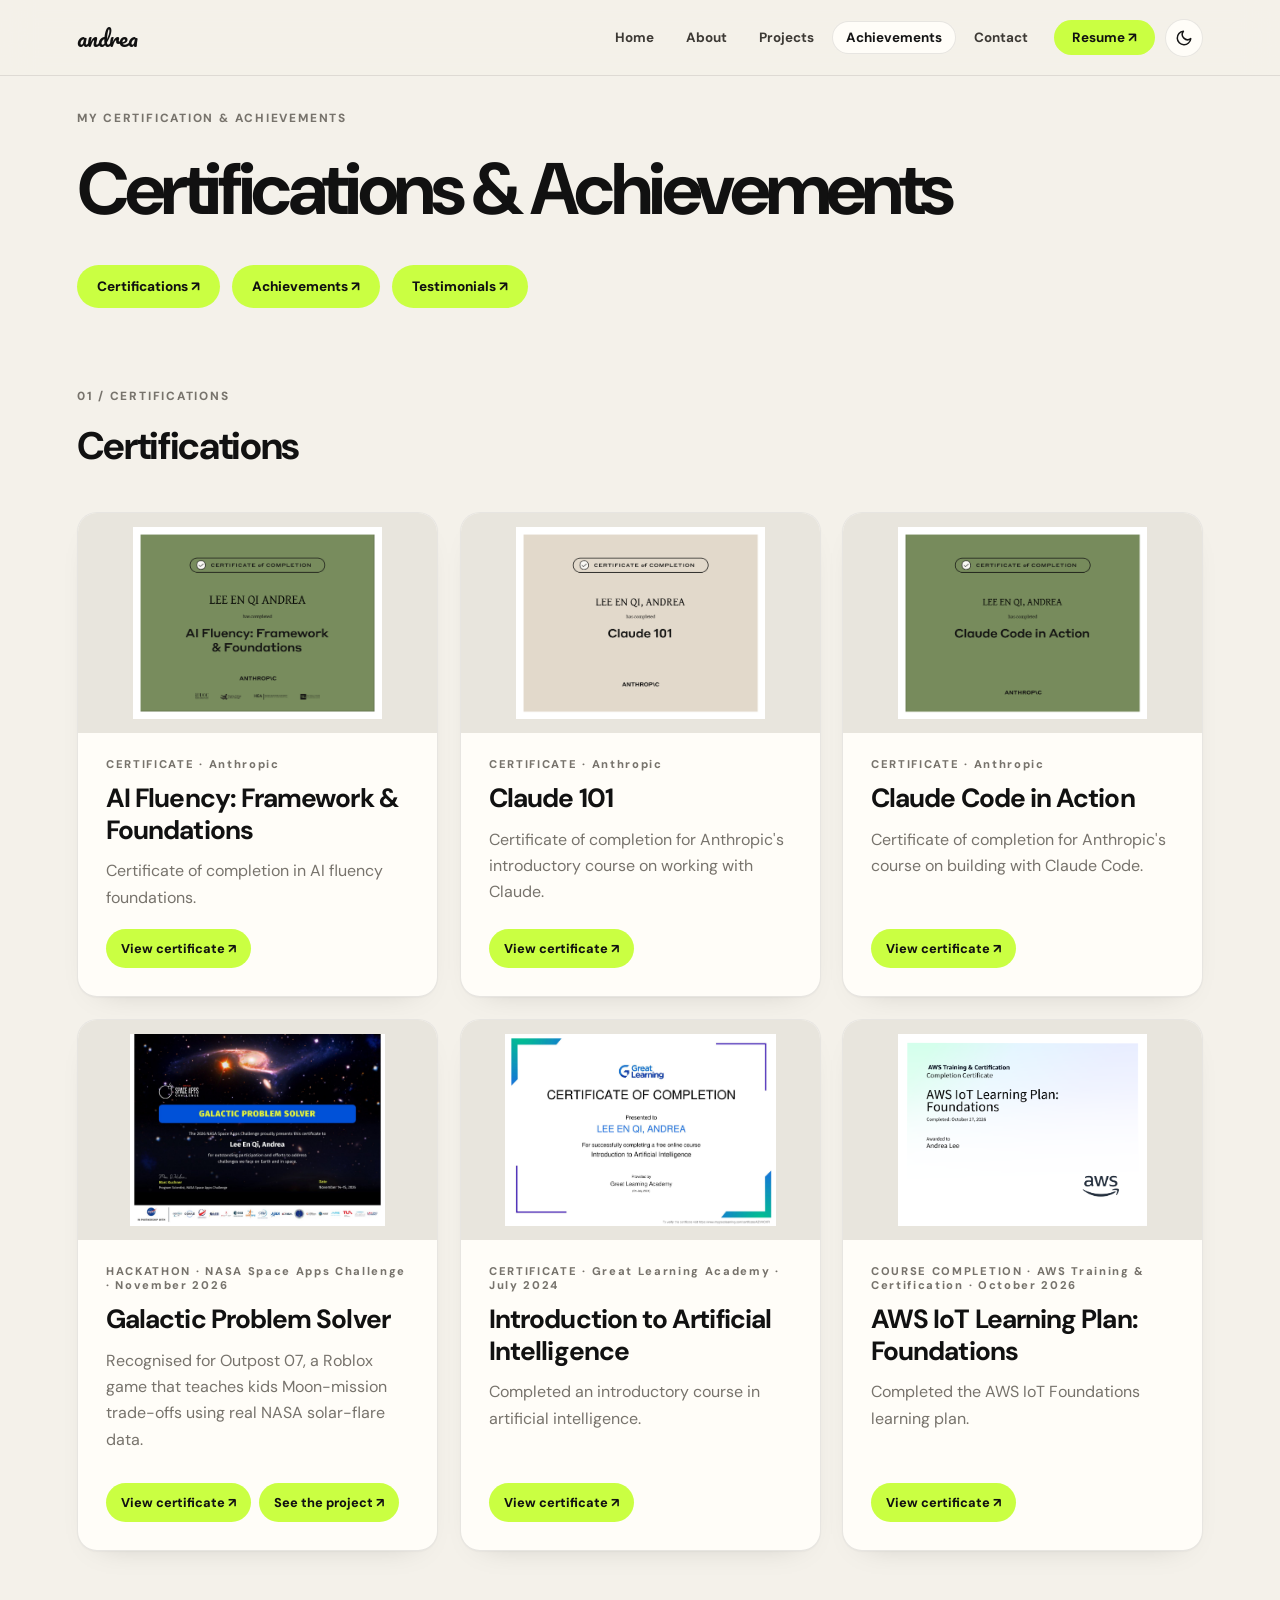
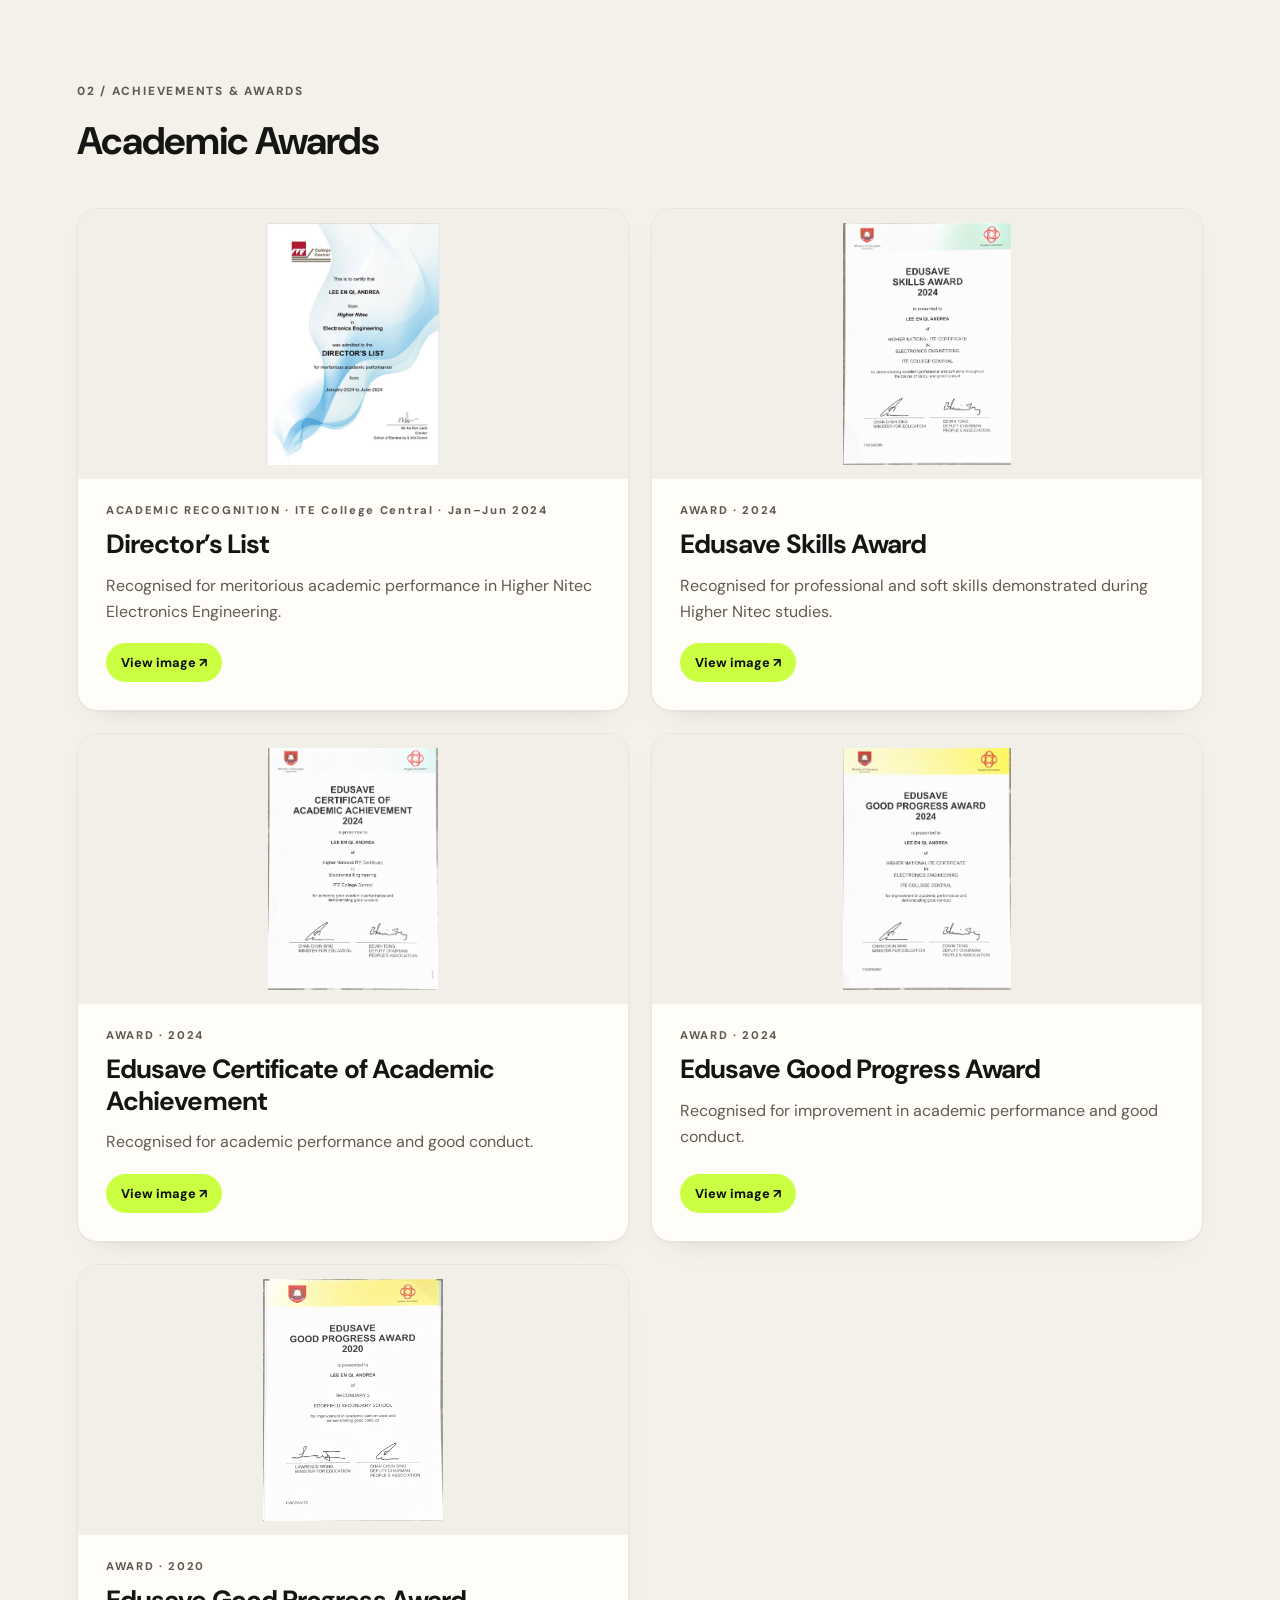
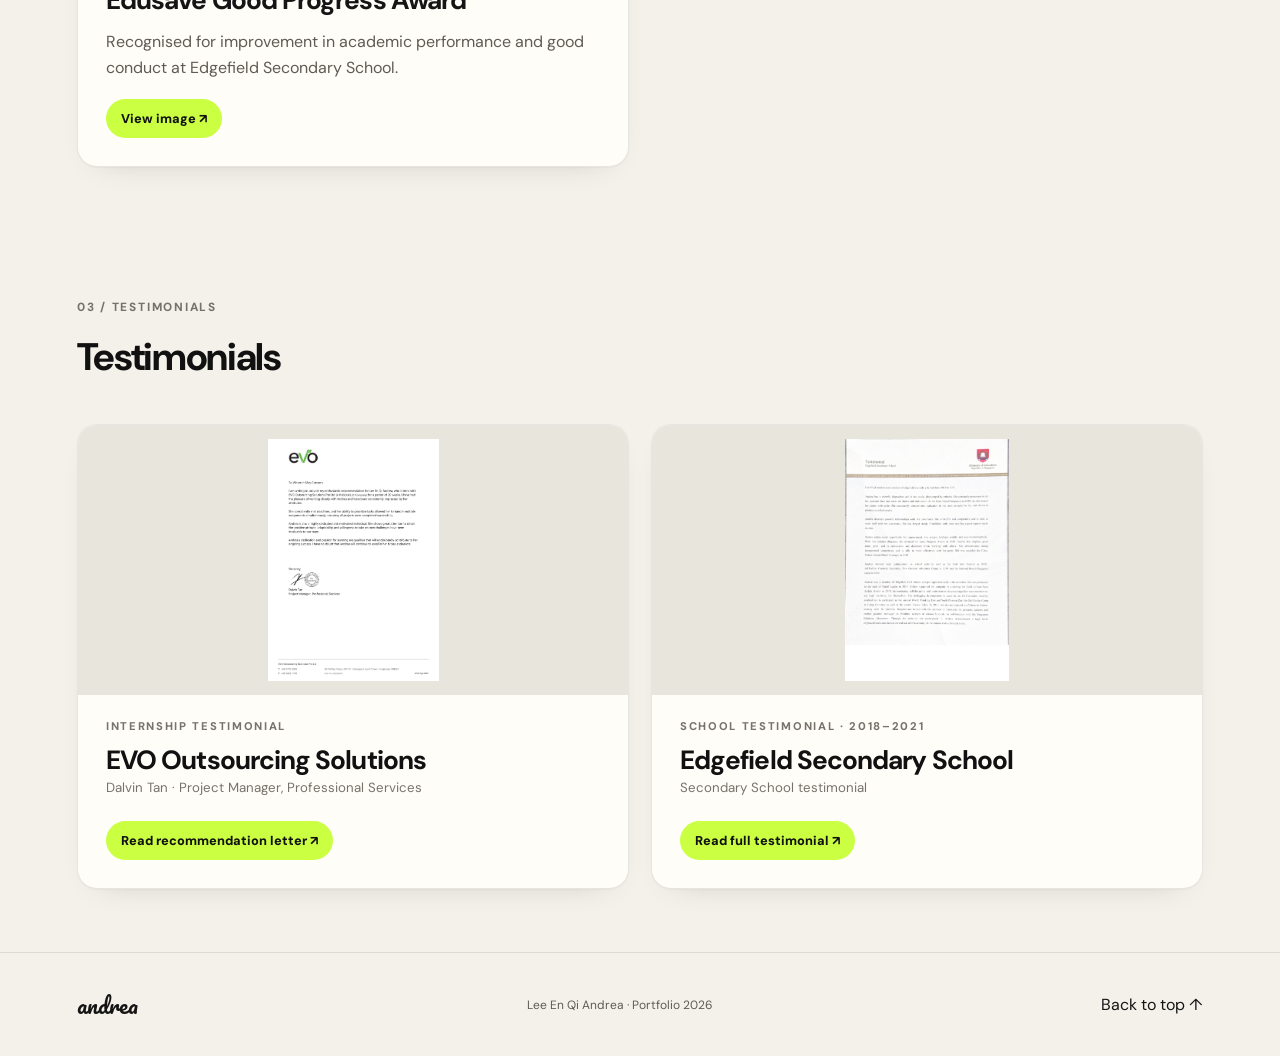
<file: pages/achievements.html>
<!DOCTYPE html>
<html lang="en">
<head>
<meta http-equiv="Cache-Control" content="no-cache">
<meta charset="UTF-8"><meta name="viewport" content="width=device-width,initial-scale=1">
<meta name="description" content="Andrea Lee's certifications, achievements and testimonials">
<title>Certifications & Achievements | Andrea Lee</title>
  <script>(function(){var d=document.documentElement,K="theme";function g(){try{return localStorage.getItem(K)}catch(e){return null}}function s(v){try{localStorage.setItem(K,v)}catch(e){}}var m=window.matchMedia?matchMedia("(prefers-color-scheme: dark)"):null;function lab(){var dark=d.getAttribute("data-theme")==="dark",b=document.querySelectorAll(".theme-toggle");for(var i=0;i<b.length;i++){b[i].setAttribute("aria-label",dark?"Switch to day mode":"Switch to night mode");b[i].setAttribute("aria-pressed",dark?"true":"false")}}function apply(dark){if(dark)d.setAttribute("data-theme","dark");else d.removeAttribute("data-theme");lab()}var t=g();apply(t==="dark"||(t!=="light"&&!!m&&m.matches));document.addEventListener("click",function(e){var b=e.target&&e.target.closest?e.target.closest(".theme-toggle"):null;if(!b)return;var dark=d.getAttribute("data-theme")!=="dark";d.classList.add("theme-anim");apply(dark);s(dark?"dark":"light");setTimeout(function(){d.classList.remove("theme-anim")},450)});if(m&&m.addEventListener)m.addEventListener("change",function(e){if(!g())apply(e.matches)});document.addEventListener("DOMContentLoaded",lab)})()</script>
  <link rel="canonical" href="https://andrea-lee-portfolio.onrender.com/pages/achievements.html">
  <meta property="og:type" content="website">
  <meta property="og:site_name" content="Andrea Lee">
  <meta property="og:title" content="Certifications &amp; Achievements | Andrea Lee">
  <meta property="og:description" content="Andrea Lee&#x27;s certifications, academic awards and testimonials, including the NASA Space Apps Challenge 2026 Galactic Problem Solver award.">
  <meta property="og:url" content="https://andrea-lee-portfolio.onrender.com/pages/achievements.html">
  <meta property="og:image" content="https://andrea-lee-portfolio.onrender.com/static/images/achievements/nasa-space-apps-2026.jpg">
  <meta name="twitter:card" content="summary_large_image">
  <meta property="og:image:alt" content="Certifications &amp; Achievements | Andrea Lee">
  <meta name="twitter:title" content="Certifications &amp; Achievements | Andrea Lee">
  <meta name="twitter:description" content="Andrea Lee&#x27;s certifications, academic awards and testimonials, including the NASA Space Apps Challenge 2026 Galactic Problem Solver award.">
  <meta name="twitter:image" content="https://andrea-lee-portfolio.onrender.com/static/images/achievements/nasa-space-apps-2026.jpg">
  <link rel="icon" href="data:image/svg+xml,%3Csvg xmlns=%27http://www.w3.org/2000/svg%27 viewBox=%270 0 100 100%27%3E%3Crect width=%27100%27 height=%27100%27 rx=%2724%27 fill=%27%23111%27/%3E%3Ctext x=%2750%27 y=%2770%27 font-size=%2762%27 text-anchor=%27middle%27 fill=%27%23caff42%27 font-family=%27Georgia,serif%27 font-style=%27italic%27%3Ea%3C/text%3E%3C/svg%3E">
<link rel="preconnect" href="https://fonts.googleapis.com">
<link rel="preconnect" href="https://fonts.gstatic.com" crossorigin>
<link href="https://fonts.googleapis.com/css2?family=DM+Sans:wght@400;500;600;700;800&family=Pacifico&display=swap" rel="stylesheet">
<link rel="stylesheet" href="../static/css/style.css?v=20261119i">
<link rel="stylesheet" href="../static/css/achievements.css?v=20261119i">
<link rel="stylesheet" href="../static/css/smooth.css?v=20261119i">
<link rel="stylesheet" href="../static/css/theme.css?v=20261119i">
</head>
<body id="top" class="achievements-page">
<header class="site-header">
  <a href="../#home" class="logo">andrea</a>
  <button id="menuBtn" class="menu-btn" type="button" aria-label="Open navigation menu" aria-expanded="false" aria-controls="nav">☰</button>
  <nav id="nav">
    <a href="../#home">Home</a>
    <a href="../#about">About</a>
    <a href="projects.html">Projects</a>
    <a href="achievements.html" aria-current="page">Achievements</a>
    <a href="../#contact">Contact</a>
    <a href="../static/resume.pdf" class="contact-pill nav-resume" target="_blank" rel="noopener noreferrer">Resume ↗</a>
  </nav>
<button class="theme-toggle" type="button" aria-label="Switch to night mode"><svg class="moon" viewBox="0 0 24 24" fill="none" stroke="currentColor" stroke-width="2" stroke-linecap="round" stroke-linejoin="round" aria-hidden="true"><path d="M21 12.8A9 9 0 1 1 11.2 3a7 7 0 0 0 9.8 9.8z"/></svg><svg class="sun" viewBox="0 0 24 24" fill="none" stroke="currentColor" stroke-width="2" stroke-linecap="round" aria-hidden="true"><circle cx="12" cy="12" r="4"/><path d="M12 2v2M12 20v2M4.9 4.9l1.4 1.4M17.7 17.7l1.4 1.4M2 12h2M20 12h2M4.9 19.1l1.4-1.4M17.7 6.3l1.4-1.4"/></svg></button>
</header>
<main>
<section class="aw-hero"><p class="aw-eyebrow">MY CERTIFICATION & ACHIEVEMENTS </p><h1>Certifications &amp; Achievements</h1><div class="aw-jump"><a href="#certifications">Certifications ↗</a><a href="#achievements">Achievements ↗</a><a href="#testimonials">Testimonials ↗</a></div></section>
<section class="aw-section aw-light" id="certifications"><div class="aw-section-head"><span>01 / CERTIFICATIONS</span><h2>Certifications</h2></div><div class="aw-grid aw-grid-3"><article class="aw-card aw-evidence"><a href="../static/documents/achievements/ai-fluency.pdf" target="_blank" rel="noopener noreferrer" class="aw-preview"><img loading="lazy" src="../static/images/achievements/ai-fluency.png" alt="AI Fluency: Framework &amp; Foundations certificate"></a><div class="aw-card-content"><p class="aw-card-type">CERTIFICATE · Anthropic</p><h3>AI Fluency: Framework & Foundations</h3><p>Certificate of completion in AI fluency foundations.</p><a class="aw-action" href="../static/documents/achievements/ai-fluency.pdf" target="_blank" rel="noopener noreferrer">View certificate ↗</a></div></article><article class="aw-card aw-evidence"><a href="../static/documents/achievements/claude-101.pdf" target="_blank" rel="noopener noreferrer" class="aw-preview"><img loading="lazy" src="../static/images/achievements/claude-101.png" alt="Claude 101 certificate of completion from Anthropic"></a><div class="aw-card-content"><p class="aw-card-type">CERTIFICATE · Anthropic</p><h3>Claude 101</h3><p>Certificate of completion for Anthropic's introductory course on working with Claude.</p><a class="aw-action" href="../static/documents/achievements/claude-101.pdf" target="_blank" rel="noopener noreferrer">View certificate ↗</a></div></article><article class="aw-card aw-evidence"><a href="../static/documents/achievements/claude-code-in-action.pdf" target="_blank" rel="noopener noreferrer" class="aw-preview"><img loading="lazy" src="../static/images/achievements/claude-code-in-action.png" alt="Claude Code in Action certificate of completion from Anthropic"></a><div class="aw-card-content"><p class="aw-card-type">CERTIFICATE · Anthropic</p><h3>Claude Code in Action</h3><p>Certificate of completion for Anthropic's course on building with Claude Code.</p><a class="aw-action" href="../static/documents/achievements/claude-code-in-action.pdf" target="_blank" rel="noopener noreferrer">View certificate ↗</a></div></article><article class="aw-card aw-evidence"><a href="../static/documents/achievements/nasa-space-apps-2026.pdf" target="_blank" rel="noopener noreferrer" class="aw-preview"><img loading="lazy" src="../static/images/achievements/nasa-space-apps-2026.jpg" alt="NASA Space Apps Challenge 2026 Galactic Problem Solver certificate"></a><div class="aw-card-content"><p class="aw-card-type">HACKATHON · NASA Space Apps Challenge · November 2026</p><h3>Galactic Problem Solver</h3><p>Recognised for Outpost 07, a Roblox game that teaches kids Moon-mission trade-offs using real NASA solar-flare data.</p><div class="aw-actions"><a class="aw-action" href="../static/documents/achievements/nasa-space-apps-2026.pdf" target="_blank" rel="noopener noreferrer">View certificate ↗</a><a class="aw-action" href="../projects/lunar-expedition.html">See the project ↗</a></div></div></article><article class="aw-card aw-evidence"><a href="../static/documents/achievements/intro-ai.pdf" target="_blank" rel="noopener noreferrer" class="aw-preview"><img loading="lazy" src="../static/images/achievements/intro-ai.png" alt="Introduction to Artificial Intelligence certificate"></a><div class="aw-card-content"><p class="aw-card-type">CERTIFICATE · Great Learning Academy · July 2024</p><h3>Introduction to Artificial Intelligence</h3><p>Completed an introductory course in artificial intelligence.</p><a class="aw-action" href="../static/documents/achievements/intro-ai.pdf" target="_blank" rel="noopener noreferrer">View certificate ↗</a></div></article><article class="aw-card aw-evidence"><a href="../static/documents/achievements/aws-iot-foundations.pdf" target="_blank" rel="noopener noreferrer" class="aw-preview"><img loading="lazy" src="../static/images/achievements/aws-iot-foundations.png" alt="AWS IoT Learning Plan: Foundations completion certificate"></a><div class="aw-card-content"><p class="aw-card-type">COURSE COMPLETION · AWS Training &amp; Certification · October 2026</p><h3>AWS IoT Learning Plan: Foundations</h3><p>Completed the AWS IoT Foundations learning plan.</p><a class="aw-action" href="../static/documents/achievements/aws-iot-foundations.pdf" target="_blank" rel="noopener noreferrer">View certificate ↗</a></div></article></div></section>
<section class="aw-section aw-dark" id="achievements"><div class="aw-section-head"><span>02 / ACHIEVEMENTS & AWARDS</span><h2>Academic Awards</h2></div><div class="aw-grid"><article class="aw-card aw-evidence"><a href="../static/images/achievements/directors-list-2024.jpg" target="_blank" rel="noopener noreferrer" class="aw-preview"><img loading="lazy" src="../static/images/achievements/directors-list-2024.jpg" alt="Director’s List certificate"></a><div class="aw-card-content"><p class="aw-card-type">ACADEMIC RECOGNITION · ITE College Central · Jan–Jun 2024</p><h3>Director’s List</h3><p>Recognised for meritorious academic performance in Higher Nitec Electronics Engineering.</p><a class="aw-action" href="../static/images/achievements/directors-list-2024.jpg" target="_blank" rel="noopener noreferrer">View image ↗</a></div></article><article class="aw-card aw-evidence"><a href="../static/images/achievements/skills-award-2024.jpg" target="_blank" rel="noopener noreferrer" class="aw-preview"><img loading="lazy" src="../static/images/achievements/skills-award-2024.jpg" alt="Edusave Skills Award certificate"></a><div class="aw-card-content"><p class="aw-card-type">AWARD · 2024</p><h3>Edusave Skills Award</h3><p>Recognised for professional and soft skills demonstrated during Higher Nitec studies.</p><a class="aw-action" href="../static/images/achievements/skills-award-2024.jpg" target="_blank" rel="noopener noreferrer">View image ↗</a></div></article><article class="aw-card aw-evidence"><a href="../static/images/achievements/academic-achievement-2024.jpg" target="_blank" rel="noopener noreferrer" class="aw-preview"><img loading="lazy" src="../static/images/achievements/academic-achievement-2024.jpg" alt="Edusave Certificate of Academic Achievement certificate"></a><div class="aw-card-content"><p class="aw-card-type">AWARD · 2024</p><h3>Edusave Certificate of Academic Achievement</h3><p>Recognised for academic performance and good conduct.</p><a class="aw-action" href="../static/images/achievements/academic-achievement-2024.jpg" target="_blank" rel="noopener noreferrer">View image ↗</a></div></article><article class="aw-card aw-evidence"><a href="../static/images/achievements/good-progress-2024.jpg" target="_blank" rel="noopener noreferrer" class="aw-preview"><img loading="lazy" src="../static/images/achievements/good-progress-2024.jpg" alt="Edusave Good Progress Award certificate"></a><div class="aw-card-content"><p class="aw-card-type">AWARD · 2024</p><h3>Edusave Good Progress Award</h3><p>Recognised for improvement in academic performance and good conduct.</p><a class="aw-action" href="../static/images/achievements/good-progress-2024.jpg" target="_blank" rel="noopener noreferrer">View image ↗</a></div></article><article class="aw-card aw-evidence"><a href="../static/images/achievements/good-progress-2020.jpg" target="_blank" rel="noopener noreferrer" class="aw-preview"><img loading="lazy" src="../static/images/achievements/good-progress-2020.jpg" alt="Edusave Good Progress Award certificate"></a><div class="aw-card-content"><p class="aw-card-type">AWARD · 2020</p><h3>Edusave Good Progress Award</h3><p>Recognised for improvement in academic performance and good conduct at Edgefield Secondary School.</p><a class="aw-action" href="../static/images/achievements/good-progress-2020.jpg" target="_blank" rel="noopener noreferrer">View image ↗</a></div></article></div></section>
<section class="aw-section aw-light" id="testimonials">
  <div class="aw-section-head"><span>03 / TESTIMONIALS</span><h2>Testimonials</h2></div>
  <div class="aw-grid">
    <article class="aw-card aw-evidence">
      <a class="aw-preview" href="../static/documents/achievements/evo-recommendation.pdf" target="_blank" rel="noopener noreferrer" aria-label="View EVO Outsourcing recommendation letter"><img loading="lazy" src="../static/images/achievements/evo-recommendation.png" alt="Preview of recommendation letter from EVO Outsourcing Solutions"></a>
      <div class="aw-card-content"><p class="aw-card-type">INTERNSHIP TESTIMONIAL</p><h3>EVO Outsourcing Solutions</h3><p class="aw-testimonial-byline">Dalvin Tan · Project Manager, Professional Services</p><a class="aw-action" href="../static/documents/achievements/evo-recommendation.pdf" target="_blank" rel="noopener noreferrer">Read recommendation letter ↗</a></div>
    </article>
    <article class="aw-card aw-evidence">
      <a class="aw-preview" href="../static/documents/achievements/edgefield-testimonial.pdf" target="_blank" rel="noopener noreferrer" aria-label="View two-page Edgefield Secondary School testimonial"><img loading="lazy" src="../static/images/achievements/school-testimonial-1.jpg" alt="Preview of Edgefield Secondary School testimonial"></a>
      <div class="aw-card-content"><p class="aw-card-type">SCHOOL TESTIMONIAL · 2018–2021</p><h3>Edgefield Secondary School</h3><p class="aw-testimonial-byline">Secondary School testimonial</p><a class="aw-action" href="../static/documents/achievements/edgefield-testimonial.pdf" target="_blank" rel="noopener noreferrer">Read full testimonial ↗</a></div>
    </article>
  </div>
</section>
</main><footer class="aw-footer"><a href="../#home">andrea</a><span>Lee En Qi Andrea · Portfolio 2026</span><a href="#top">Back to top ↑</a></footer>
<script src="../static/js/main.js?v=20261119i"></script>
<script src="../static/js/interactions.js?v=20261119i" defer></script>
</body></html>
</file>
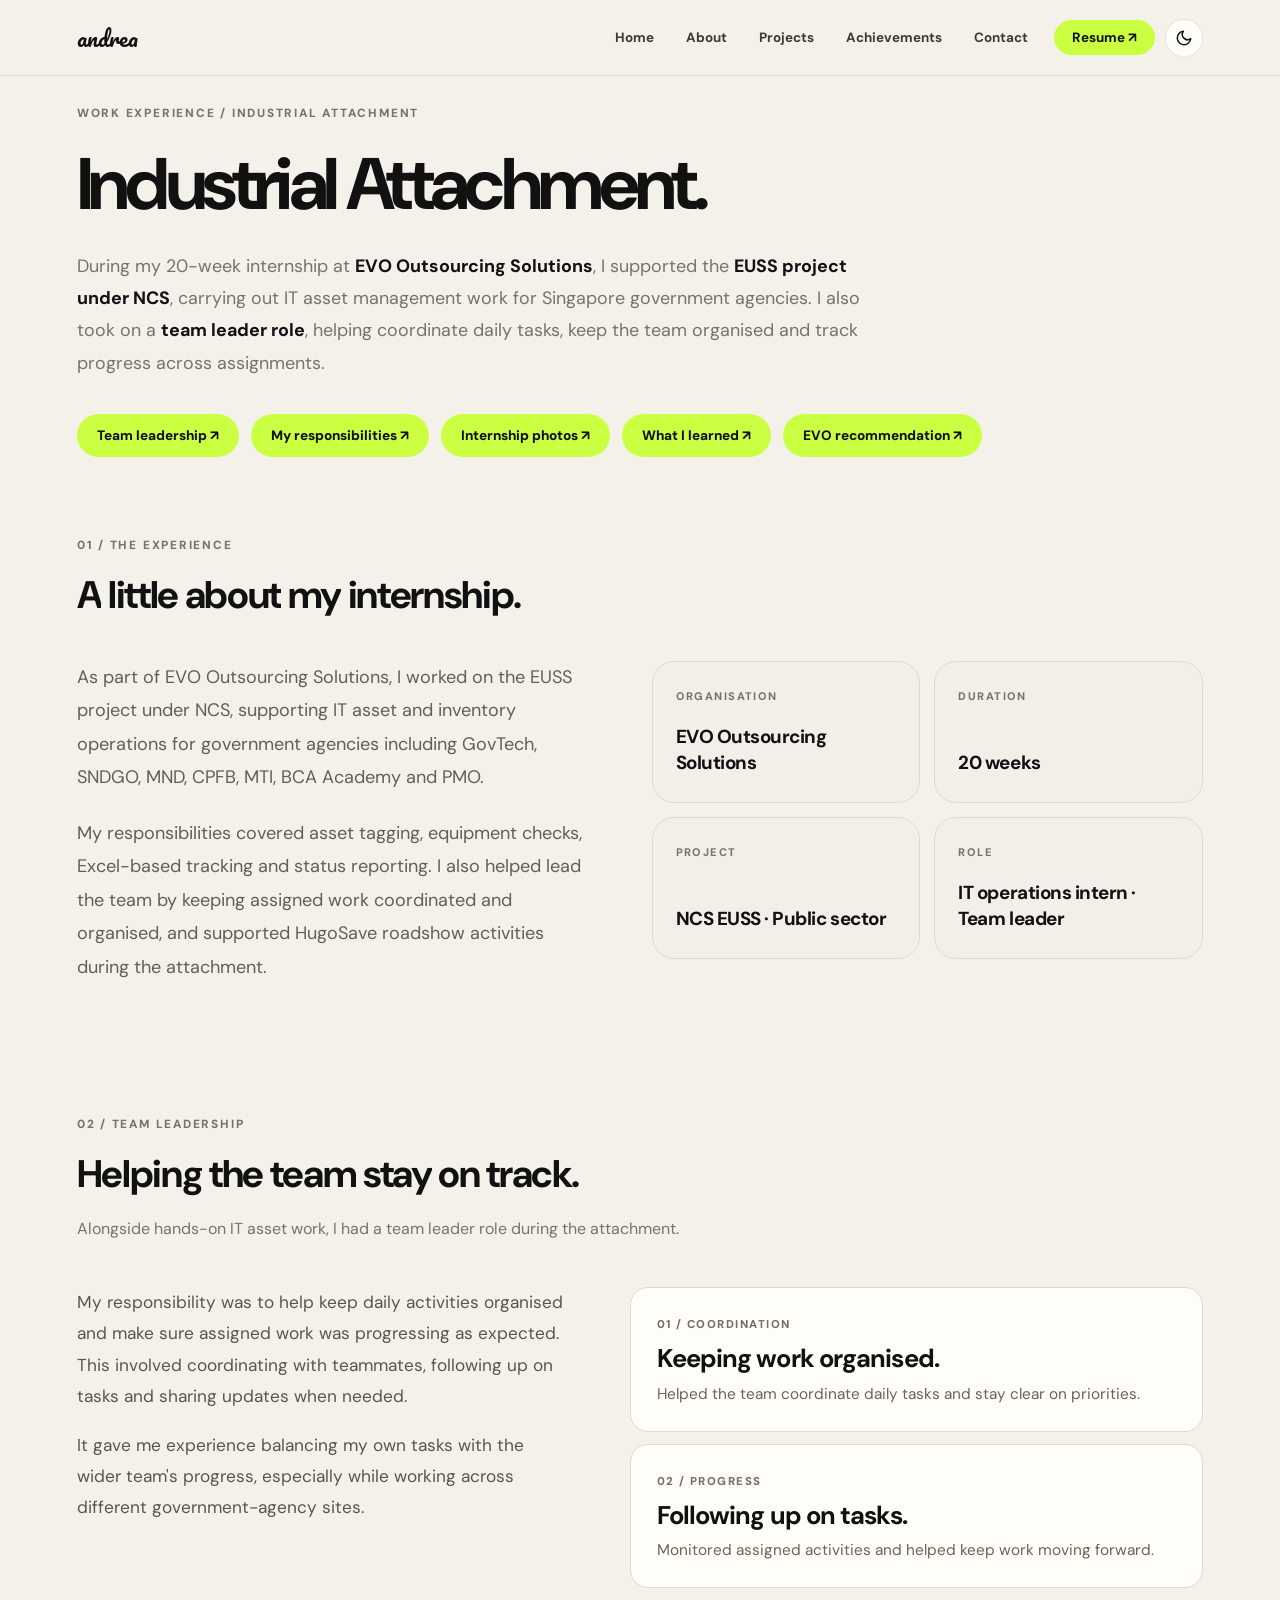
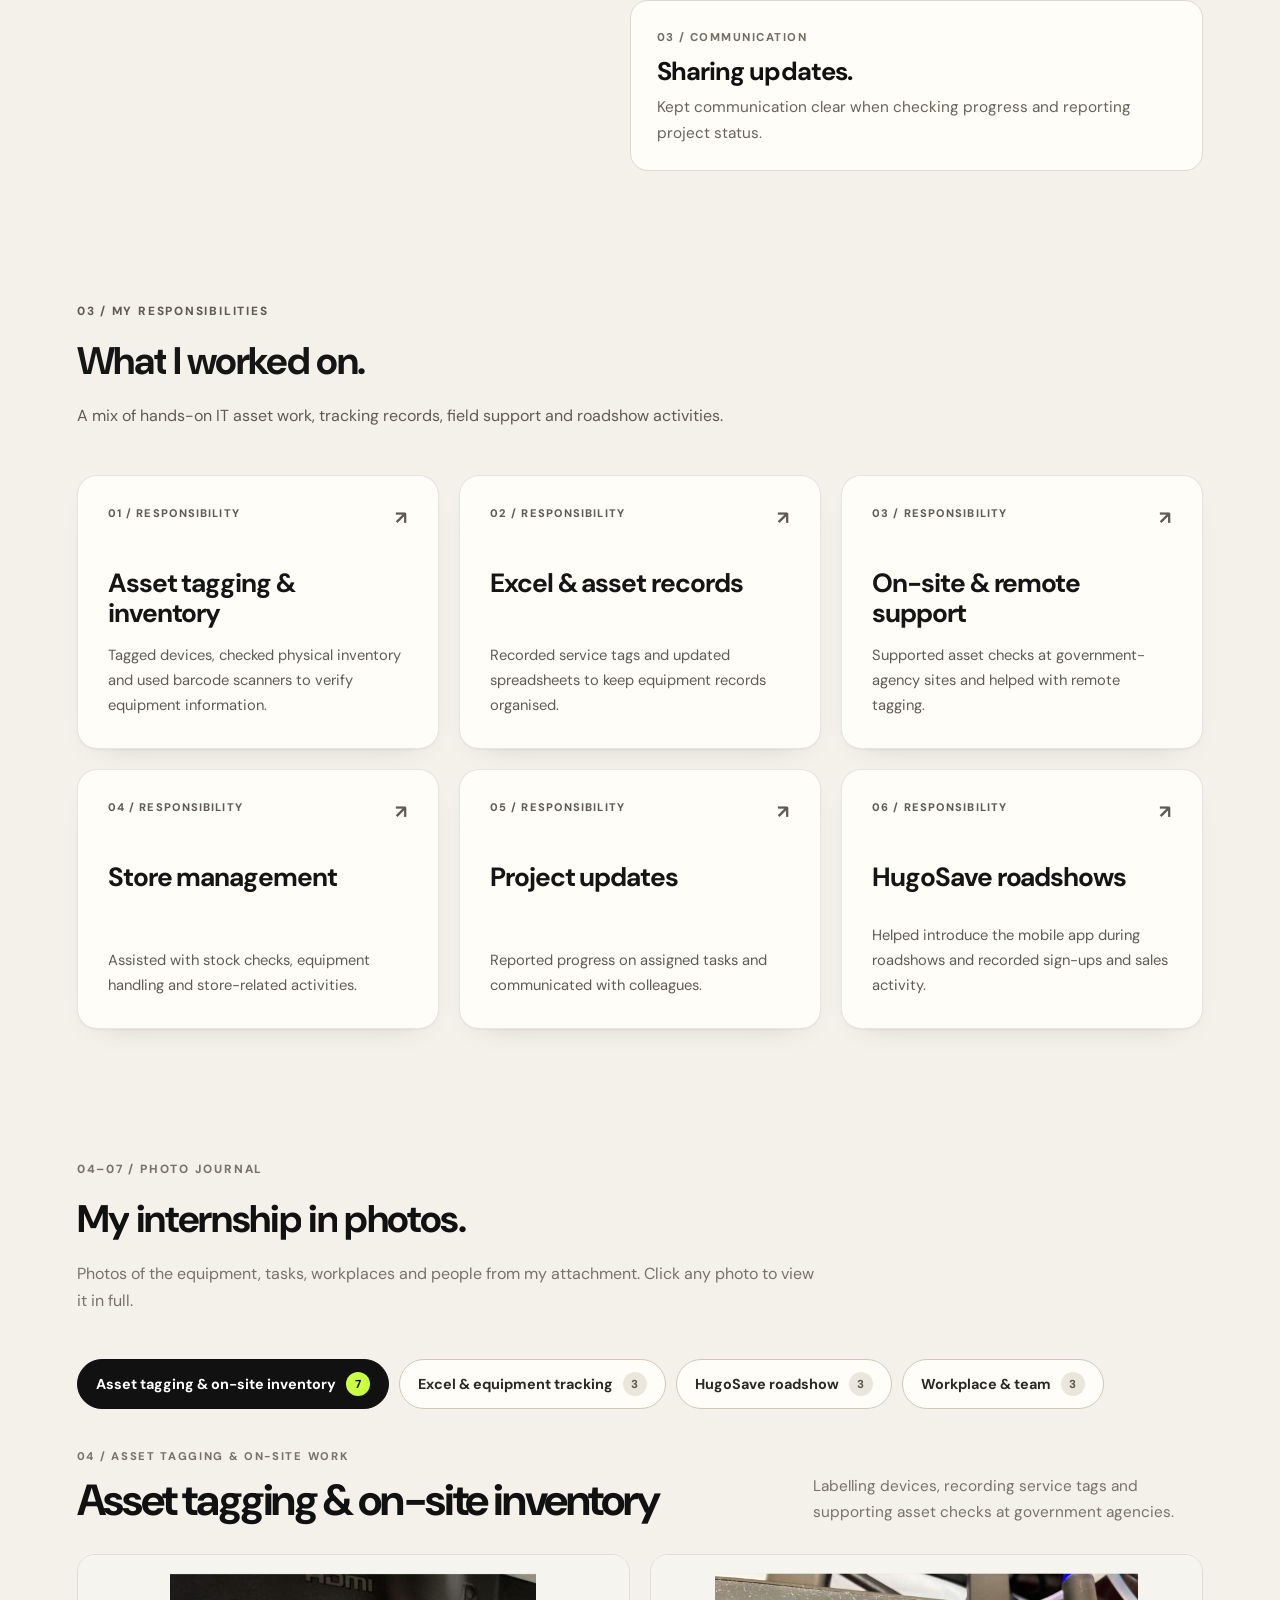
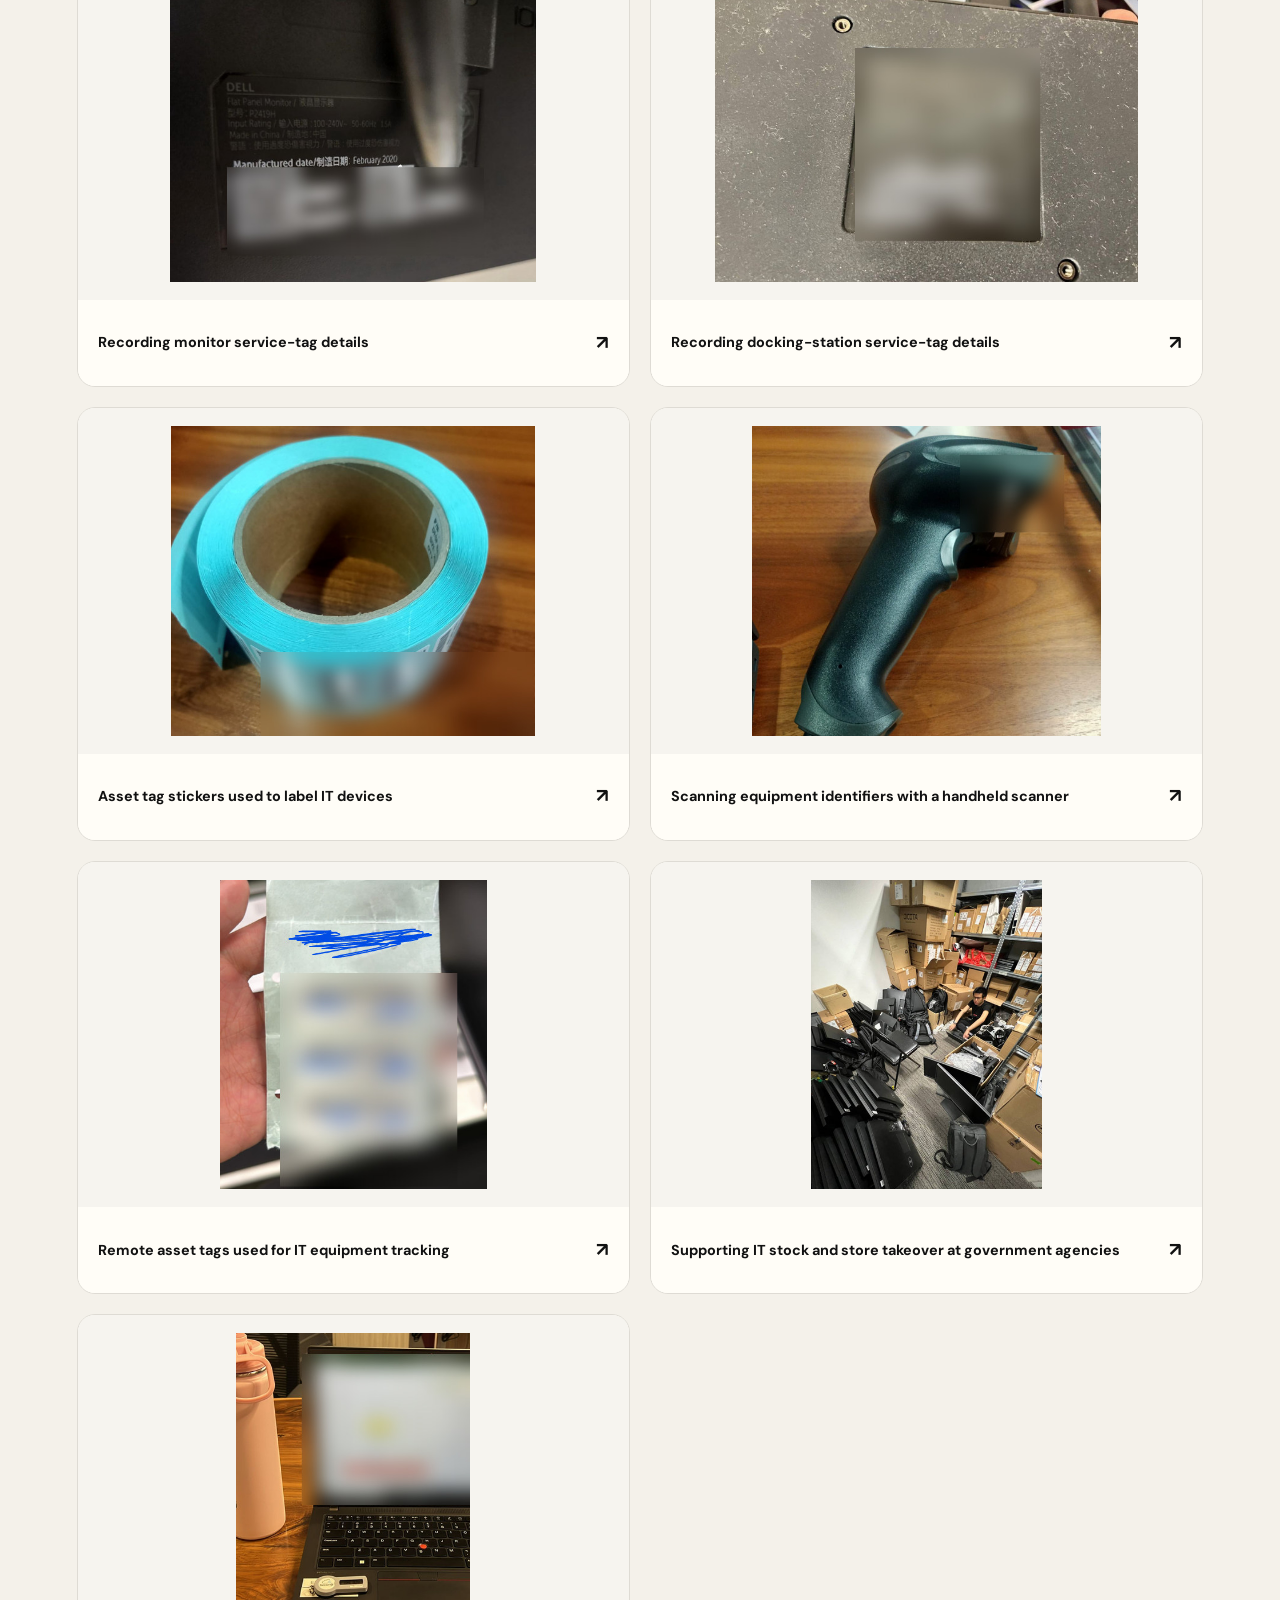
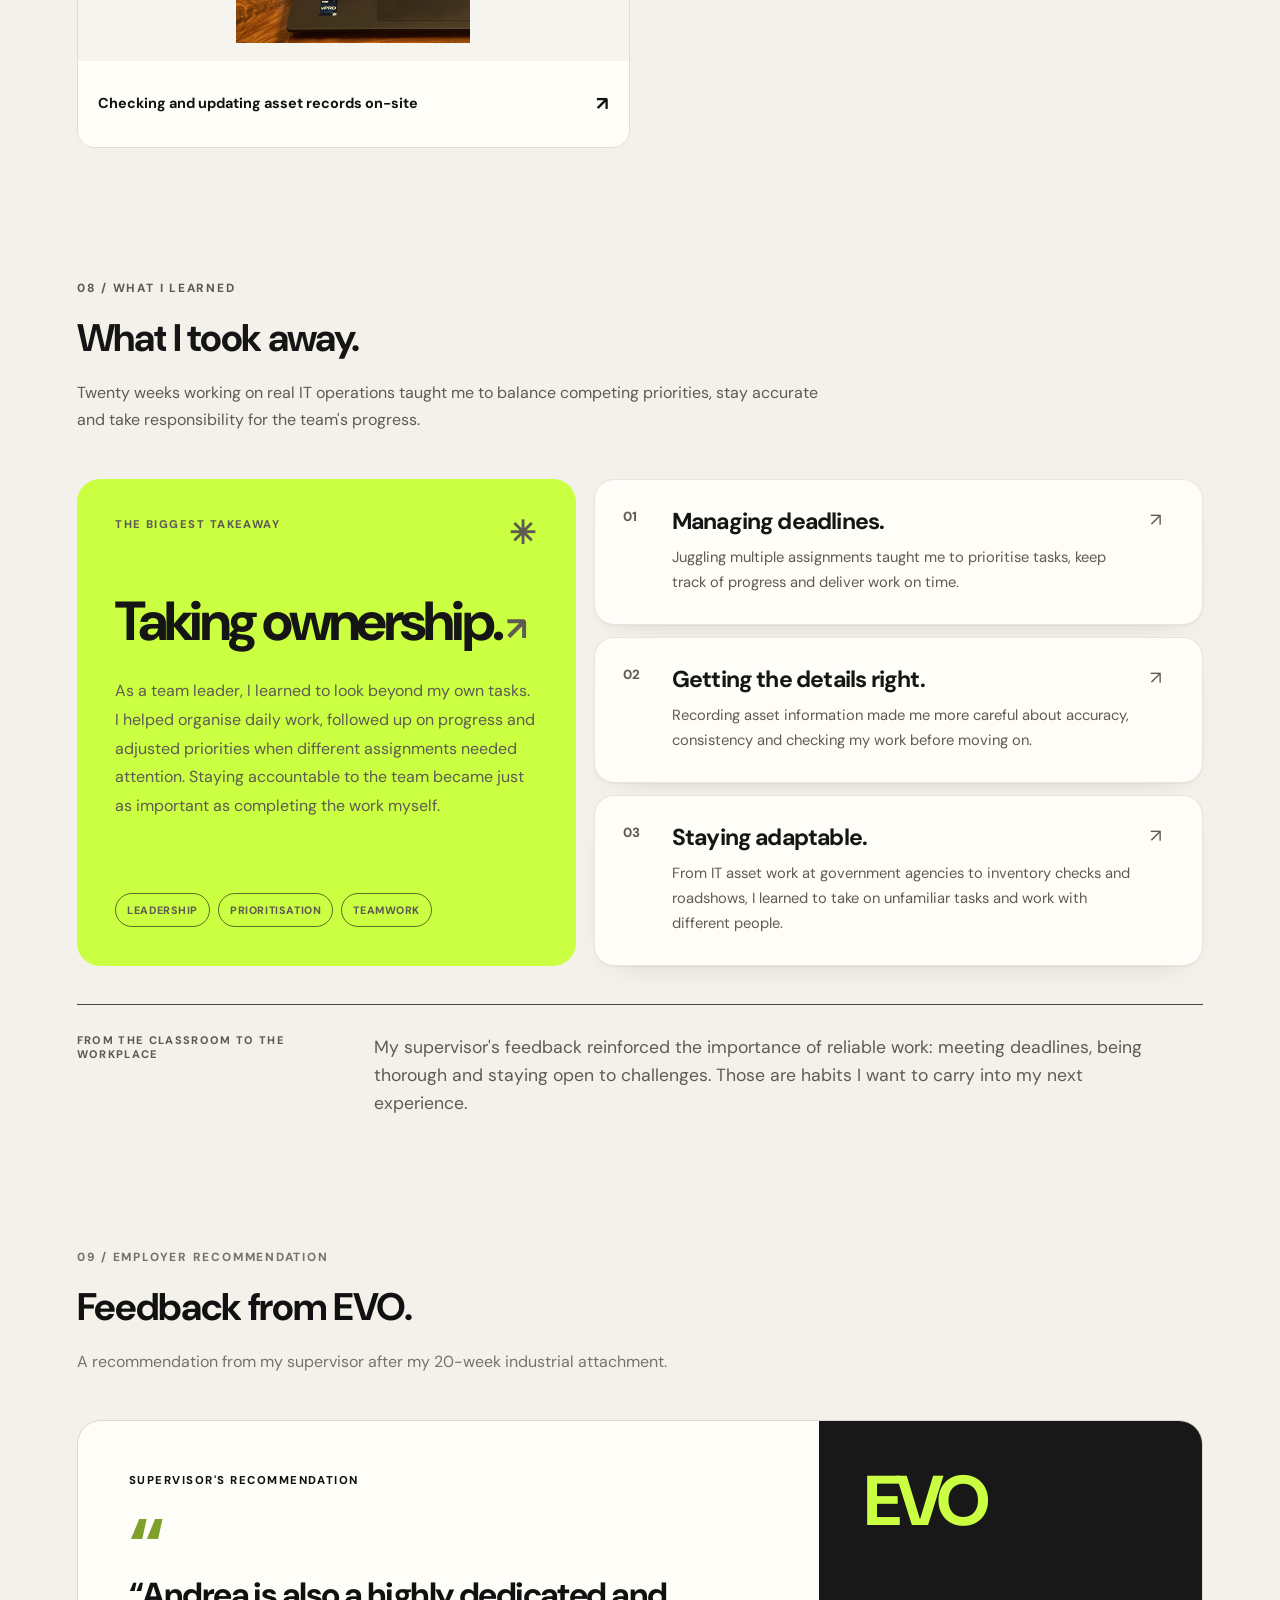
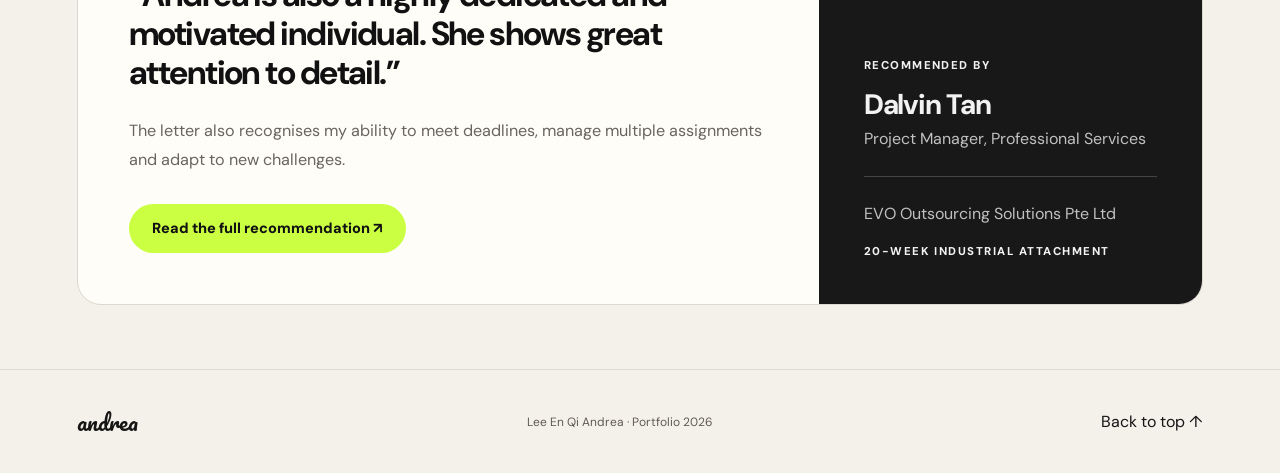
<file: pages/internship.html>
<!doctype html>
<html lang="en">
<head>
<meta http-equiv="Cache-Control" content="no-cache">
<meta charset="utf-8">
<meta name="viewport" content="width=device-width,initial-scale=1">
<meta name="description" content="Andrea Lee's 20-week industrial attachment at EVO Outsourcing Solutions, covering IT asset tagging, Excel tracking, inventory, workplace activities and HugoSave roadshows.">
<title>Industrial Attachment | Andrea Lee</title>
  <script>(function(){var d=document.documentElement,K="theme";function g(){try{return localStorage.getItem(K)}catch(e){return null}}function s(v){try{localStorage.setItem(K,v)}catch(e){}}var m=window.matchMedia?matchMedia("(prefers-color-scheme: dark)"):null;function lab(){var dark=d.getAttribute("data-theme")==="dark",b=document.querySelectorAll(".theme-toggle");for(var i=0;i<b.length;i++){b[i].setAttribute("aria-label",dark?"Switch to day mode":"Switch to night mode");b[i].setAttribute("aria-pressed",dark?"true":"false")}}function apply(dark){if(dark)d.setAttribute("data-theme","dark");else d.removeAttribute("data-theme");lab()}var t=g();apply(t==="dark"||(t!=="light"&&!!m&&m.matches));document.addEventListener("click",function(e){var b=e.target&&e.target.closest?e.target.closest(".theme-toggle"):null;if(!b)return;var dark=d.getAttribute("data-theme")!=="dark";d.classList.add("theme-anim");apply(dark);s(dark?"dark":"light");setTimeout(function(){d.classList.remove("theme-anim")},450)});if(m&&m.addEventListener)m.addEventListener("change",function(e){if(!g())apply(e.matches)});document.addEventListener("DOMContentLoaded",lab)})()</script>
  <link rel="canonical" href="https://andrea-lee-portfolio.onrender.com/pages/internship.html">
  <meta property="og:type" content="website">
  <meta property="og:site_name" content="Andrea Lee">
  <meta property="og:title" content="Industrial Attachment | Andrea Lee">
  <meta property="og:description" content="Andrea Lee&#x27;s 20-week industrial attachment at EVO Outsourcing Solutions, covering IT asset tagging, Excel tracking, inventory, workplace activities and HugoSave roadshows.">
  <meta property="og:url" content="https://andrea-lee-portfolio.onrender.com/pages/internship.html">
  <meta property="og:image" content="https://andrea-lee-portfolio.onrender.com/static/images/internship/govtech-hive-team.jpg">
  <meta name="twitter:card" content="summary_large_image">
  <meta property="og:image:alt" content="Industrial Attachment | Andrea Lee">
  <meta name="twitter:title" content="Industrial Attachment | Andrea Lee">
  <meta name="twitter:description" content="Andrea Lee&#x27;s 20-week industrial attachment at EVO Outsourcing Solutions, covering IT asset tagging, Excel tracking, inventory, workplace activities and HugoSave roadshows.">
  <meta name="twitter:image" content="https://andrea-lee-portfolio.onrender.com/static/images/internship/govtech-hive-team.jpg">
  <link rel="icon" href="data:image/svg+xml,%3Csvg xmlns=%27http://www.w3.org/2000/svg%27 viewBox=%270 0 100 100%27%3E%3Crect width=%27100%27 height=%27100%27 rx=%2724%27 fill=%27%23111%27/%3E%3Ctext x=%2750%27 y=%2770%27 font-size=%2762%27 text-anchor=%27middle%27 fill=%27%23caff42%27 font-family=%27Georgia,serif%27 font-style=%27italic%27%3Ea%3C/text%3E%3C/svg%3E">
<link rel="preconnect" href="https://fonts.googleapis.com">
<link rel="preconnect" href="https://fonts.gstatic.com" crossorigin>
<link href="https://fonts.googleapis.com/css2?family=DM+Sans:wght@400;500;600;700;800&family=Pacifico&display=swap" rel="stylesheet">
<link rel="stylesheet" href="../static/css/style.css?v=20261119i">
<link rel="stylesheet" href="../static/css/achievements.css?v=20261119i">
<link rel="stylesheet" href="../static/css/internship.css?v=20261119i">
<link rel="stylesheet" href="../static/css/smooth.css?v=20261119i">
<link rel="stylesheet" href="../static/css/theme.css?v=20261119i">
</head>
<body id="top" class="achievements-page internship-page">
<header class="site-header">
  <a href="../#home" class="logo">andrea</a>
  <button id="menuBtn" class="menu-btn" type="button" aria-label="Open navigation menu" aria-expanded="false" aria-controls="nav">☰</button>
  <nav id="nav">
    <a href="../#home">Home</a>
    <a href="../#about">About</a>
    <a href="projects.html">Projects</a>
    <a href="achievements.html">Achievements</a>
    <a href="../#contact">Contact</a>
    <a href="../static/resume.pdf" class="contact-pill nav-resume" target="_blank" rel="noopener noreferrer">Resume ↗</a>
  </nav>
<button class="theme-toggle" type="button" aria-label="Switch to night mode"><svg class="moon" viewBox="0 0 24 24" fill="none" stroke="currentColor" stroke-width="2" stroke-linecap="round" stroke-linejoin="round" aria-hidden="true"><path d="M21 12.8A9 9 0 1 1 11.2 3a7 7 0 0 0 9.8 9.8z"/></svg><svg class="sun" viewBox="0 0 24 24" fill="none" stroke="currentColor" stroke-width="2" stroke-linecap="round" aria-hidden="true"><circle cx="12" cy="12" r="4"/><path d="M12 2v2M12 20v2M4.9 4.9l1.4 1.4M17.7 17.7l1.4 1.4M2 12h2M20 12h2M4.9 19.1l1.4-1.4M17.7 6.3l1.4-1.4"/></svg></button>
</header>
<main>
  <section class="aw-hero ia-hero">
    <p class="aw-eyebrow">WORK EXPERIENCE / INDUSTRIAL ATTACHMENT</p>
    <h1>Industrial Attachment.</h1>
    <p>During my 20-week internship at <strong>EVO Outsourcing Solutions</strong>, I supported the <strong>EUSS project under NCS</strong>, carrying out IT asset management work for Singapore government agencies. I also took on a <strong>team leader role</strong>, helping coordinate daily tasks, keep the team organised and track progress across assignments.</p>
    <div class="aw-jump" aria-label="Page sections">
      <a href="#leadership">Team leadership ↗</a>
      <a href="#responsibilities">My responsibilities ↗</a>
      <a href="#internship-photos">Internship photos ↗</a>
      <a href="#takeaways">What I learned ↗</a>
      <a href="#recommendation">EVO recommendation ↗</a>
    </div>
  </section>

  <section class="aw-section aw-light ia-overview" id="overview">
    <div class="aw-section-head"><span>01 / THE EXPERIENCE</span><h2>A little about my internship.</h2></div>
    <div class="ia-overview-grid">
      <div class="ia-overview-copy"><p>As part of EVO Outsourcing Solutions, I worked on the EUSS project under NCS, supporting IT asset and inventory operations for government agencies including GovTech, SNDGO, MND, CPFB, MTI, BCA Academy and PMO.</p><p>My responsibilities covered asset tagging, equipment checks, Excel-based tracking and status reporting. I also helped lead the team by keeping assigned work coordinated and organised, and supported HugoSave roadshow activities during the attachment.</p></div>
      <div class="ia-facts-grid">
        <div class="ia-fact"><span>ORGANISATION</span><strong>EVO Outsourcing Solutions</strong></div>
        <div class="ia-fact"><span>DURATION</span><strong>20 weeks</strong></div>
        <div class="ia-fact"><span>PROJECT</span><strong>NCS EUSS · Public sector</strong></div>
        <div class="ia-fact"><span>ROLE</span><strong>IT operations intern · Team leader</strong></div>
      </div>
    </div>
  </section>

  <section class="aw-section aw-light ia-leadership" id="leadership">
    <div class="aw-section-head"><span>02 / TEAM LEADERSHIP</span><h2>Helping the team stay on track.</h2><p>Alongside hands-on IT asset work, I had a team leader role during the attachment.</p></div>
    <div class="ia-leadership-layout">
      <div class="ia-leadership-intro"><p>My responsibility was to help keep daily activities organised and make sure assigned work was progressing as expected. This involved coordinating with teammates, following up on tasks and sharing updates when needed.</p><p>It gave me experience balancing my own tasks with the wider team's progress, especially while working across different government-agency sites.</p></div>
      <div class="ia-leadership-points">
        <article><span>01 / COORDINATION</span><h3>Keeping work organised.</h3><p>Helped the team coordinate daily tasks and stay clear on priorities.</p></article>
        <article><span>02 / PROGRESS</span><h3>Following up on tasks.</h3><p>Monitored assigned activities and helped keep work moving forward.</p></article>
        <article><span>03 / COMMUNICATION</span><h3>Sharing updates.</h3><p>Kept communication clear when checking progress and reporting project status.</p></article>
      </div>
    </div>
  </section>

  <section class="aw-section aw-dark ia-responsibilities" id="responsibilities">
    <div class="aw-section-head"><span>03 / MY RESPONSIBILITIES</span><h2>What I worked on.</h2><p>A mix of hands-on IT asset work, tracking records, field support and roadshow activities.</p></div>
    <div class="ia-responsibilities-grid"><article class="ia-responsibility-card"><div class="ia-card-top"><span>01 / RESPONSIBILITY</span><span aria-hidden="true">↗</span></div><h3>Asset tagging &amp; inventory</h3><p>Tagged devices, checked physical inventory and used barcode scanners to verify equipment information.</p></article>
<article class="ia-responsibility-card"><div class="ia-card-top"><span>02 / RESPONSIBILITY</span><span aria-hidden="true">↗</span></div><h3>Excel &amp; asset records</h3><p>Recorded service tags and updated spreadsheets to keep equipment records organised.</p></article>
<article class="ia-responsibility-card"><div class="ia-card-top"><span>03 / RESPONSIBILITY</span><span aria-hidden="true">↗</span></div><h3>On-site &amp; remote support</h3><p>Supported asset checks at government-agency sites and helped with remote tagging.</p></article>
<article class="ia-responsibility-card"><div class="ia-card-top"><span>04 / RESPONSIBILITY</span><span aria-hidden="true">↗</span></div><h3>Store management</h3><p>Assisted with stock checks, equipment handling and store-related activities.</p></article>
<article class="ia-responsibility-card"><div class="ia-card-top"><span>05 / RESPONSIBILITY</span><span aria-hidden="true">↗</span></div><h3>Project updates</h3><p>Reported progress on assigned tasks and communicated with colleagues.</p></article>
<article class="ia-responsibility-card"><div class="ia-card-top"><span>06 / RESPONSIBILITY</span><span aria-hidden="true">↗</span></div><h3>HugoSave roadshows</h3><p>Helped introduce the mobile app during roadshows and recorded sign-ups and sales activity.</p></article></div>
  </section>

  <section class="aw-section aw-light ia-gallery" id="internship-photos">
    <div class="aw-section-head"><span>04–07 / PHOTO JOURNAL</span><h2>My internship in photos.</h2><p>Photos of the equipment, tasks, workplaces and people from my attachment. Click any photo to view it in full.</p></div>
    <section class="ia-gallery-group ia-gallery-1" id="photo-group-1">
  <div class="ia-group-heading"><div><p class="ia-section-label">04 / ASSET TAGGING & ON-SITE WORK</p><h3>Asset tagging &amp; on-site inventory</h3></div><p>Labelling devices, recording service tags and supporting asset checks at government agencies.</p></div>
  <div class="ia-photo-grid"><figure class="ia-photo-card">
  <a href="../static/images/internship/service-tag-monitor.jpg" target="_blank" rel="noopener noreferrer" aria-label="Open full image: Monitor service tag">
    <span class="ia-image-frame"><img src="../static/images/internship/service-tag-monitor.jpg" alt="Monitor service tag" loading="lazy" decoding="async"></span>
    <span class="ia-photo-caption">Recording monitor service-tag details <span aria-hidden="true">↗</span></span>
  </a>
</figure>
<figure class="ia-photo-card">
  <a href="../static/images/internship/service-tag-docking-station.jpg" target="_blank" rel="noopener noreferrer" aria-label="Open full image: Docking station service tag">
    <span class="ia-image-frame"><img src="../static/images/internship/service-tag-docking-station.jpg" alt="Docking station service tag" loading="lazy" decoding="async"></span>
    <span class="ia-photo-caption">Recording docking-station service-tag details <span aria-hidden="true">↗</span></span>
  </a>
</figure>
<figure class="ia-photo-card">
  <a href="../static/images/internship/asset-tag-stickers.jpg" target="_blank" rel="noopener noreferrer" aria-label="Open full image: Asset tag stickers">
    <span class="ia-image-frame"><img src="../static/images/internship/asset-tag-stickers.jpg" alt="Asset tag stickers" loading="lazy" decoding="async"></span>
    <span class="ia-photo-caption">Asset tag stickers used to label IT devices <span aria-hidden="true">↗</span></span>
  </a>
</figure>
<figure class="ia-photo-card">
  <a href="../static/images/internship/barcode-scanner.jpg" target="_blank" rel="noopener noreferrer" aria-label="Open full image: Barcode scanner">
    <span class="ia-image-frame"><img src="../static/images/internship/barcode-scanner.jpg" alt="Barcode scanner" loading="lazy" decoding="async"></span>
    <span class="ia-photo-caption">Scanning equipment identifiers with a handheld scanner <span aria-hidden="true">↗</span></span>
  </a>
</figure>
<figure class="ia-photo-card">
  <a href="../static/images/internship/remote-asset-tagging.jpg" target="_blank" rel="noopener noreferrer" aria-label="Open full image: Remote asset tags">
    <span class="ia-image-frame"><img src="../static/images/internship/remote-asset-tagging.jpg" alt="Remote asset tags" loading="lazy" decoding="async"></span>
    <span class="ia-photo-caption">Remote asset tags used for IT equipment tracking <span aria-hidden="true">↗</span></span>
  </a>
</figure>
<figure class="ia-photo-card">
  <a href="../static/images/internship/government-store-takeover.jpg" target="_blank" rel="noopener noreferrer" aria-label="Open full image: IT stockroom">
    <span class="ia-image-frame"><img src="../static/images/internship/government-store-takeover.jpg" alt="IT stockroom" loading="lazy" decoding="async"></span>
    <span class="ia-photo-caption">Supporting IT stock and store takeover at government agencies <span aria-hidden="true">↗</span></span>
  </a>
</figure>
<figure class="ia-photo-card">
  <a href="../static/images/internship/government-asset-tagging.jpg" target="_blank" rel="noopener noreferrer" aria-label="Open full image: Government agency asset tagging">
    <span class="ia-image-frame"><img src="../static/images/internship/government-asset-tagging.jpg" alt="Government agency asset tagging" loading="lazy" decoding="async"></span>
    <span class="ia-photo-caption">Checking and updating asset records on-site <span aria-hidden="true">↗</span></span>
  </a>
</figure></div>
</section>
<section class="ia-gallery-group ia-gallery-2" id="photo-group-2">
  <div class="ia-group-heading"><div><p class="ia-section-label">05 / EXCEL & EQUIPMENT TRACKING</p><h3>Excel &amp; equipment tracking</h3></div><p>Updating stock records, checking inventories and maintaining equipment information.</p></div>
  <div class="ia-photo-grid"><figure class="ia-photo-card">
  <a href="../static/images/internship/excel-tracking-system.jpg" target="_blank" rel="noopener noreferrer" aria-label="Open full image: Excel tracking on laptop">
    <span class="ia-image-frame"><img src="../static/images/internship/excel-tracking-system.jpg" alt="Excel tracking on laptop" loading="lazy" decoding="async"></span>
    <span class="ia-photo-caption">Updating the Excel asset tracking system <span aria-hidden="true">↗</span></span>
  </a>
</figure>
<figure class="ia-photo-card">
  <a href="../static/images/internship/excel-asset-records.jpg" target="_blank" rel="noopener noreferrer" aria-label="Open full image: Asset spreadsheet">
    <span class="ia-image-frame"><img src="../static/images/internship/excel-asset-records.jpg" alt="Asset spreadsheet" loading="lazy" decoding="async"></span>
    <span class="ia-photo-caption">Recording inventory details in Excel <span aria-hidden="true">↗</span></span>
  </a>
</figure>
<figure class="ia-photo-card">
  <a href="../static/images/internship/internship-workstation.jpg" target="_blank" rel="noopener noreferrer" aria-label="Open full image: My workstation">
    <span class="ia-image-frame"><img src="../static/images/internship/internship-workstation.jpg" alt="My workstation" loading="lazy" decoding="async"></span>
    <span class="ia-photo-caption">Workstation during my attachment at EVO <span aria-hidden="true">↗</span></span>
  </a>
</figure></div>
</section>
<section class="ia-gallery-group ia-gallery-3" id="photo-group-3">
  <div class="ia-group-heading"><div><p class="ia-section-label">06 / HUGOSAVE ROADSHOW</p><h3>HugoSave roadshow</h3></div><p>Supporting customer outreach, recording roadshow activity and promoting the mobile app.</p></div>
  <div class="ia-photo-grid"><figure class="ia-photo-card">
  <a href="../static/images/internship/hugosave-sales-record.jpg" target="_blank" rel="noopener noreferrer" aria-label="Open full image: Roadshow sales sheet">
    <span class="ia-image-frame"><img src="../static/images/internship/hugosave-sales-record.jpg" alt="Roadshow sales sheet" loading="lazy" decoding="async"></span>
    <span class="ia-photo-caption">Recording roadshow sign-ups and sales <span aria-hidden="true">↗</span></span>
  </a>
</figure>
<figure class="ia-photo-card">
  <a href="../static/images/internship/hugosave-app.jpg" target="_blank" rel="noopener noreferrer" aria-label="Open full image: HugoSave mobile app">
    <span class="ia-image-frame"><img src="../static/images/internship/hugosave-app.jpg" alt="HugoSave mobile app" loading="lazy" decoding="async"></span>
    <span class="ia-photo-caption">Showing the HugoSave app during promotional activities <span aria-hidden="true">↗</span></span>
  </a>
</figure>
<figure class="ia-photo-card">
  <a href="../static/images/internship/hugosave-roadshow-location.jpg" target="_blank" rel="noopener noreferrer" aria-label="Open full image: HugoSave roadshow venue">
    <span class="ia-image-frame"><img src="../static/images/internship/hugosave-roadshow-location.jpg" alt="HugoSave roadshow venue" loading="lazy" decoding="async"></span>
    <span class="ia-photo-caption">A location visited during the HugoSave roadshow <span aria-hidden="true">↗</span></span>
  </a>
</figure></div>
</section>
<section class="ia-gallery-group ia-gallery-4" id="photo-group-4">
  <div class="ia-group-heading"><div><p class="ia-section-label">07 / WORKPLACE & TEAM</p><h3>Workplace &amp; team</h3></div><p>A look at the office environment and the people I worked with.</p></div>
  <div class="ia-photo-grid"><figure class="ia-photo-card">
  <a href="../static/images/internship/office-pantry.jpg" target="_blank" rel="noopener noreferrer" aria-label="Open full image: Office pantry">
    <span class="ia-image-frame"><img src="../static/images/internship/office-pantry.jpg" alt="Office pantry" loading="lazy" decoding="async"></span>
    <span class="ia-photo-caption">Office pantry and shared seating area <span aria-hidden="true">↗</span></span>
  </a>
</figure>
<figure class="ia-photo-card">
  <a href="../static/images/internship/office-lounge.jpg" target="_blank" rel="noopener noreferrer" aria-label="Open full image: Office lounge">
    <span class="ia-image-frame"><img src="../static/images/internship/office-lounge.jpg" alt="Office lounge" loading="lazy" decoding="async"></span>
    <span class="ia-photo-caption">Office lounge and break area <span aria-hidden="true">↗</span></span>
  </a>
</figure>
<figure class="ia-photo-card">
  <a href="../static/images/internship/govtech-hive-team.jpg" target="_blank" rel="noopener noreferrer" aria-label="Open full image: Team at GovTech Hive">
    <span class="ia-image-frame"><img src="../static/images/internship/govtech-hive-team.jpg" alt="Team at GovTech Hive" loading="lazy" decoding="async"></span>
    <span class="ia-photo-caption">With the team at GovTech Hive <span aria-hidden="true">↗</span></span>
  </a>
</figure></div>
</section>
  </section>

  <section class="aw-section aw-dark ia-takeaways ia-takeaways-redesign" id="takeaways">
    <div class="aw-section-head">
      <span>08 / WHAT I LEARNED</span>
      <h2>What I took away.</h2>
      <p>Twenty weeks working on real IT operations taught me to balance competing priorities, stay accurate and take responsibility for the team's progress.</p>
    </div>
    <div class="ia-learning-layout">
      <div class="ia-learning-feature">
        <div class="ia-learning-feature-top"><span>THE BIGGEST TAKEAWAY</span><span aria-hidden="true">✳</span></div>
        <h3>Taking ownership.<span class="ia-learning-feature-dot">↗</span></h3>
        <p>As a team leader, I learned to look beyond my own tasks. I helped organise daily work, followed up on progress and adjusted priorities when different assignments needed attention. Staying accountable to the team became just as important as completing the work myself.</p>
        <div class="ia-learning-feature-bottom"><span>LEADERSHIP</span><span>PRIORITISATION</span><span>TEAMWORK</span></div>
      </div>
      <div class="ia-learning-list">
        <article class="ia-learning-item">
          <span class="ia-learning-num">01</span>
          <div><h3>Managing deadlines.</h3><p>Juggling multiple assignments taught me to prioritise tasks, keep track of progress and deliver work on time.</p></div>
          <span class="ia-learning-icon" aria-hidden="true">↗</span>
        </article>
        <article class="ia-learning-item">
          <span class="ia-learning-num">02</span>
          <div><h3>Getting the details right.</h3><p>Recording asset information made me more careful about accuracy, consistency and checking my work before moving on.</p></div>
          <span class="ia-learning-icon" aria-hidden="true">↗</span>
        </article>
        <article class="ia-learning-item">
          <span class="ia-learning-num">03</span>
          <div><h3>Staying adaptable.</h3><p>From IT asset work at government agencies to inventory checks and roadshows, I learned to take on unfamiliar tasks and work with different people.</p></div>
          <span class="ia-learning-icon" aria-hidden="true">↗</span>
        </article>
      </div>
    </div>
    <div class="ia-learning-closing">
      <span>FROM THE CLASSROOM TO THE WORKPLACE</span>
      <p>My supervisor's feedback reinforced the importance of reliable work: meeting deadlines, being thorough and staying open to challenges. Those are habits I want to carry into my next experience.</p>
    </div>
  </section>
  <section class="aw-section aw-light ia-recommendation" id="recommendation">
    <div class="aw-section-head">
      <span>09 / EMPLOYER RECOMMENDATION</span>
      <h2>Feedback from EVO.</h2>
      <p>A recommendation from my supervisor after my 20-week industrial attachment.</p>
    </div>
    <div class="ia-recommendation-card">
      <div class="ia-recommendation-main">
        <span class="ia-recommendation-kicker">SUPERVISOR'S RECOMMENDATION</span>
        <div class="ia-recommendation-quote-mark" aria-hidden="true">“</div>
        <blockquote>“Andrea is also a highly dedicated and motivated individual. She shows great attention to detail.”</blockquote>
        <p>The letter also recognises my ability to meet deadlines, manage multiple assignments and adapt to new challenges.</p>
        <a class="ia-recommendation-button" href="../static/documents/internship/evo-recommendation.pdf" target="_blank" rel="noopener noreferrer">Read the full recommendation ↗</a>
      </div>
      <div class="ia-recommendation-side">
        <div class="ia-recommendation-initial" aria-hidden="true">EVO<span></span></div>
        <span class="ia-recommendation-label">RECOMMENDED BY</span>
        <h3>Dalvin Tan</h3>
        <p>Project Manager, Professional Services</p>
        <div class="ia-recommendation-divider"></div>
        <p>EVO Outsourcing Solutions Pte Ltd</p>
        <span class="ia-recommendation-duration">20-WEEK INDUSTRIAL ATTACHMENT</span>
      </div>
    </div>
  </section>
  </main>
<footer class="aw-footer"><a href="../#home">andrea</a><span>Lee En Qi Andrea · Portfolio 2026</span><a href="#top">Back to top ↑</a></footer>
<script src="../static/js/main.js?v=20261119i"></script>
<script src="../static/js/interactions.js?v=20261119i" defer></script>
</body>
</html>
</file>
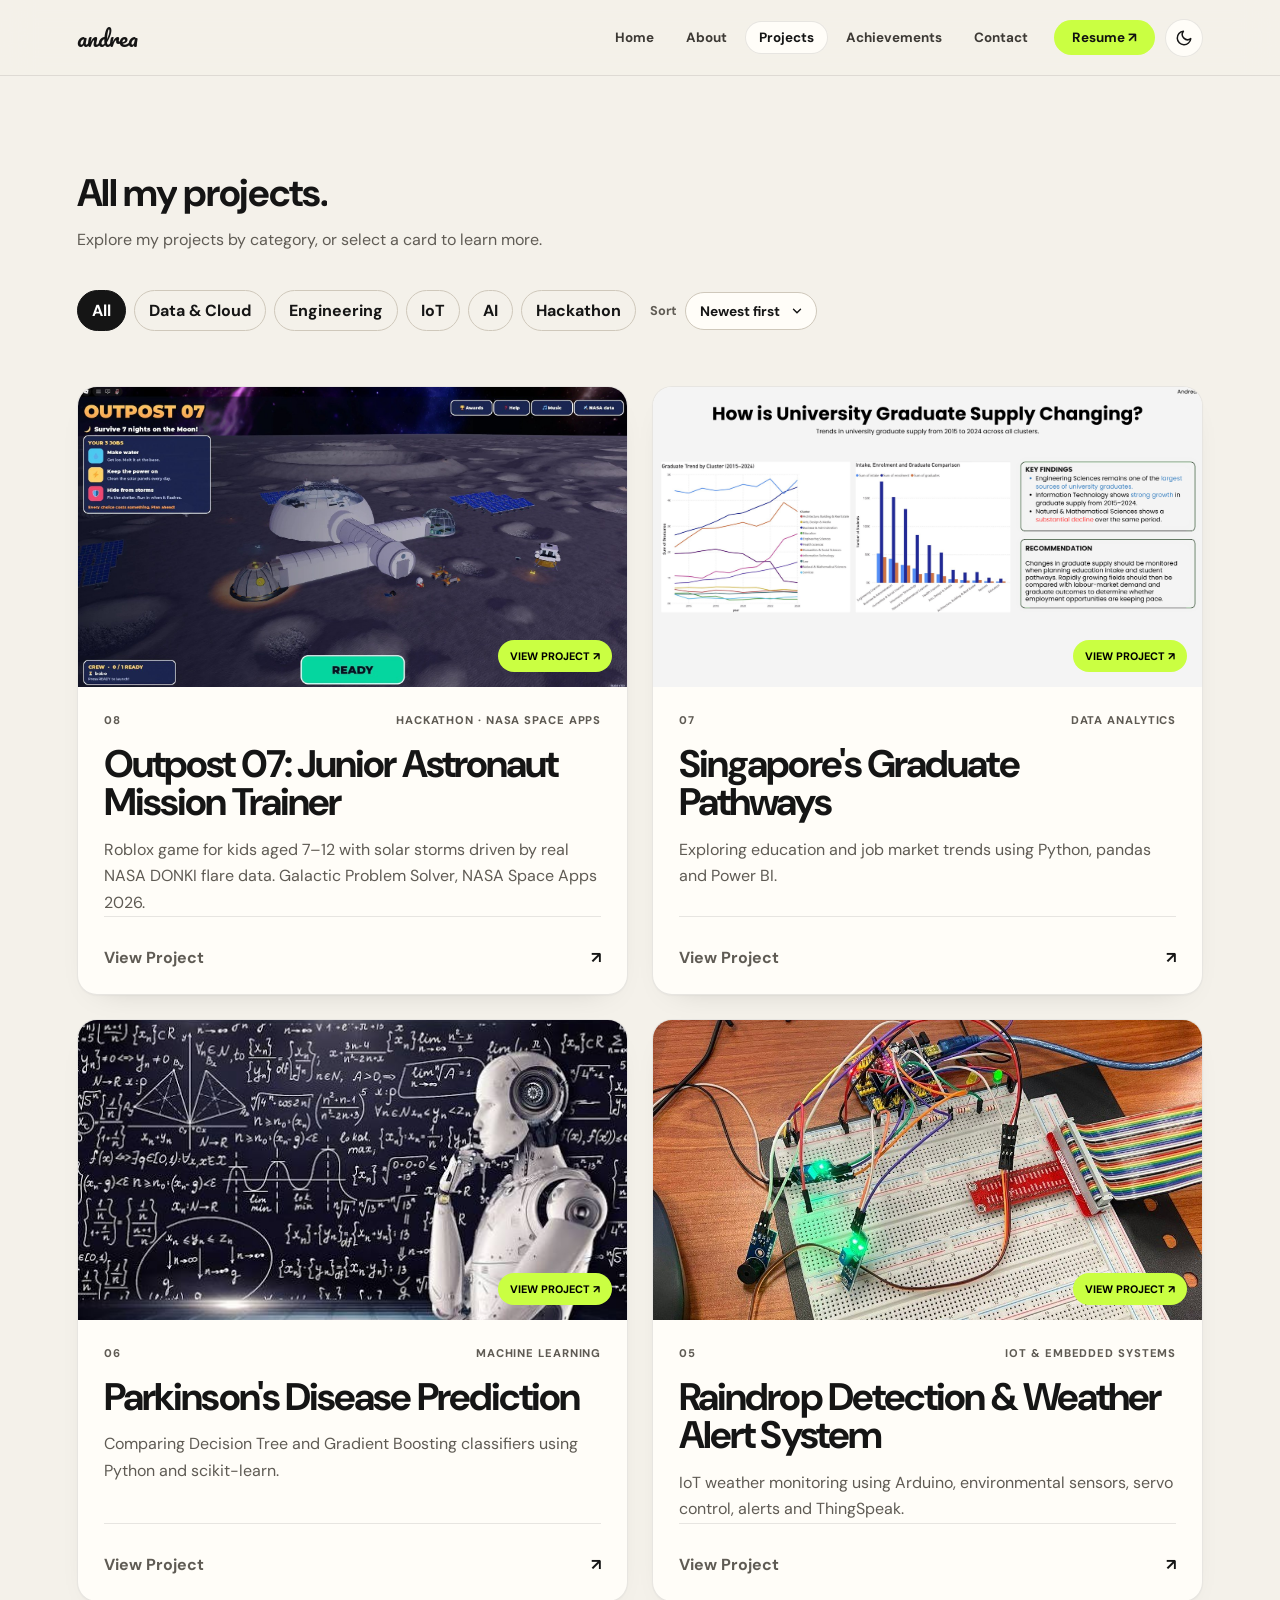
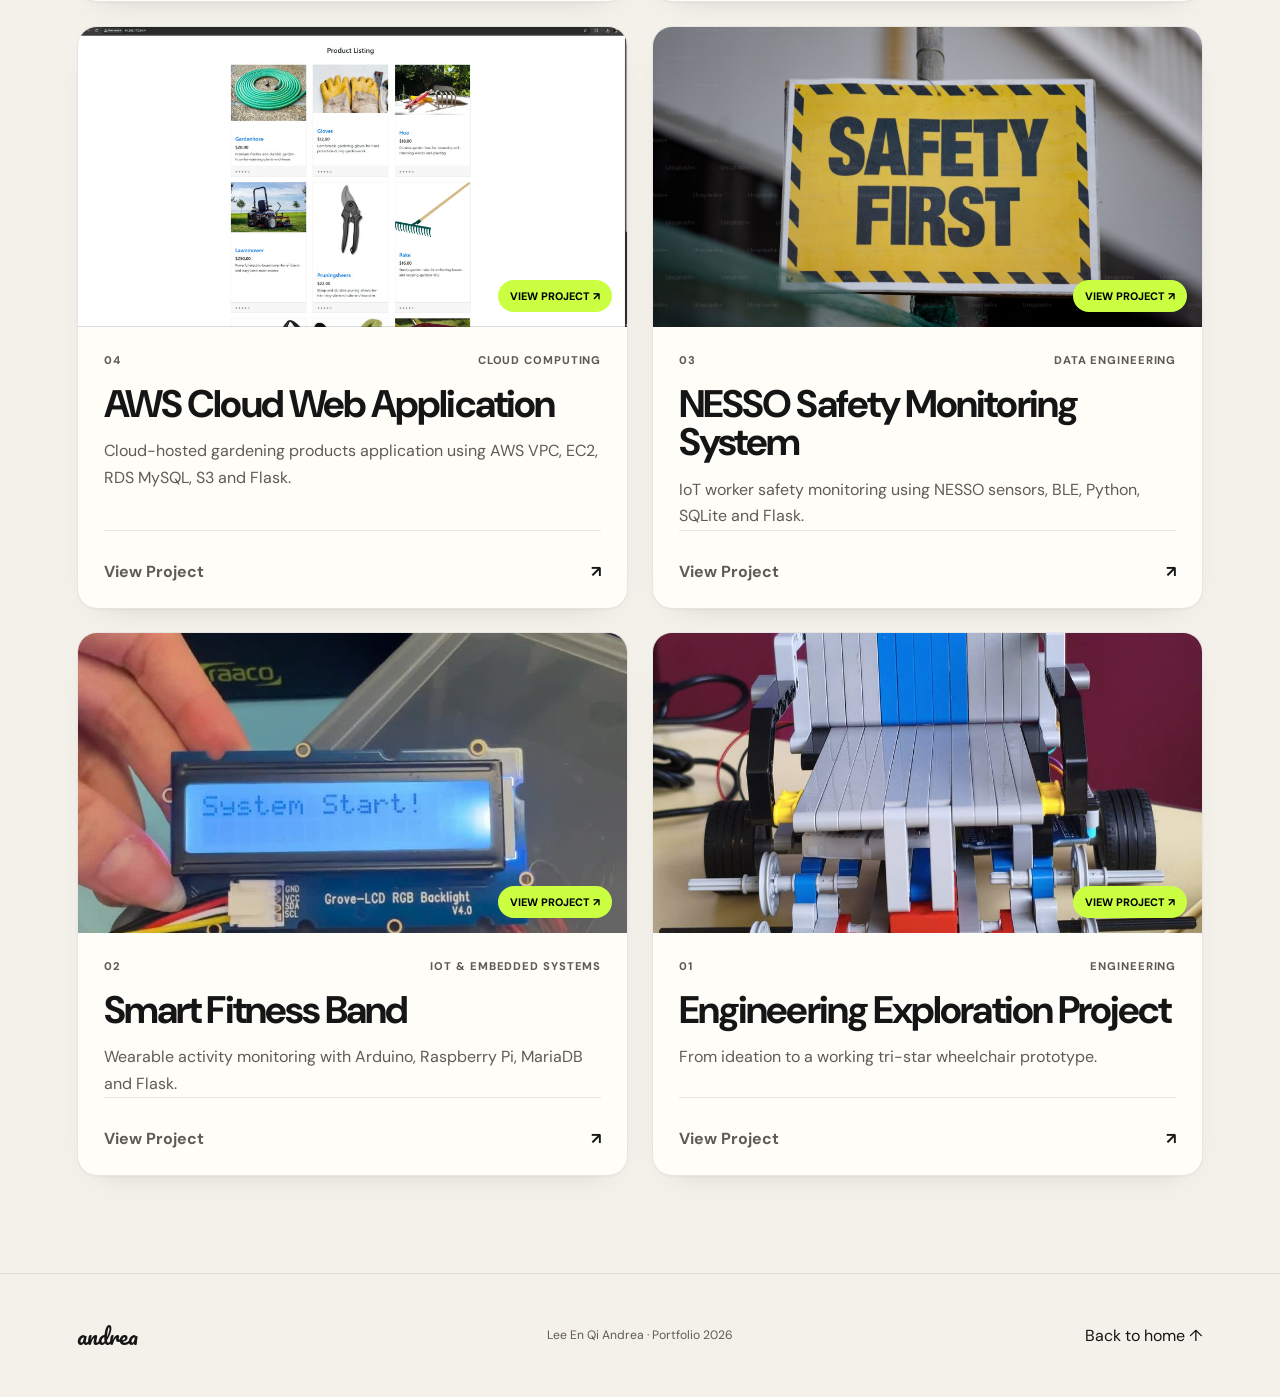
<file: pages/projects.html>
<!DOCTYPE html>
<html lang="en">
<head>
  <meta http-equiv="Cache-Control" content="no-cache">
<meta charset="UTF-8">
  <meta name="viewport" content="width=device-width, initial-scale=1.0">
  <meta name="description" content="Explore Andrea Lee's projects in AI, data engineering, cloud and IoT.">
  <title>Projects | Andrea Lee</title>
  <script>(function(){var d=document.documentElement,K="theme";function g(){try{return localStorage.getItem(K)}catch(e){return null}}function s(v){try{localStorage.setItem(K,v)}catch(e){}}var m=window.matchMedia?matchMedia("(prefers-color-scheme: dark)"):null;function lab(){var dark=d.getAttribute("data-theme")==="dark",b=document.querySelectorAll(".theme-toggle");for(var i=0;i<b.length;i++){b[i].setAttribute("aria-label",dark?"Switch to day mode":"Switch to night mode");b[i].setAttribute("aria-pressed",dark?"true":"false")}}function apply(dark){if(dark)d.setAttribute("data-theme","dark");else d.removeAttribute("data-theme");lab()}var t=g();apply(t==="dark"||(t!=="light"&&!!m&&m.matches));document.addEventListener("click",function(e){var b=e.target&&e.target.closest?e.target.closest(".theme-toggle"):null;if(!b)return;var dark=d.getAttribute("data-theme")!=="dark";d.classList.add("theme-anim");apply(dark);s(dark?"dark":"light");setTimeout(function(){d.classList.remove("theme-anim")},450)});if(m&&m.addEventListener)m.addEventListener("change",function(e){if(!g())apply(e.matches)});document.addEventListener("DOMContentLoaded",lab)})()</script>
  <link rel="canonical" href="https://andrea-lee-portfolio.onrender.com/pages/projects.html">
  <meta property="og:type" content="website">
  <meta property="og:site_name" content="Andrea Lee">
  <meta property="og:title" content="Projects | Andrea Lee">
  <meta property="og:description" content="Explore Andrea Lee&#x27;s projects in AI, data engineering, cloud and IoT.">
  <meta property="og:url" content="https://andrea-lee-portfolio.onrender.com/pages/projects.html">
  <meta property="og:image" content="https://andrea-lee-portfolio.onrender.com/static/images/og-card.jpg">
  <meta name="twitter:card" content="summary_large_image">
  <meta property="og:image:width" content="1200">
  <meta property="og:image:height" content="630">
  <meta property="og:image:alt" content="Projects | Andrea Lee">
  <meta name="twitter:title" content="Projects | Andrea Lee">
  <meta name="twitter:description" content="Explore Andrea Lee&#x27;s projects in AI, data engineering, cloud and IoT.">
  <meta name="twitter:image" content="https://andrea-lee-portfolio.onrender.com/static/images/og-card.jpg">
  <link rel="icon" href="data:image/svg+xml,%3Csvg xmlns=%27http://www.w3.org/2000/svg%27 viewBox=%270 0 100 100%27%3E%3Crect width=%27100%27 height=%27100%27 rx=%2724%27 fill=%27%23111%27/%3E%3Ctext x=%2750%27 y=%2770%27 font-size=%2762%27 text-anchor=%27middle%27 fill=%27%23caff42%27 font-family=%27Georgia,serif%27 font-style=%27italic%27%3Ea%3C/text%3E%3C/svg%3E">
  <link rel="preconnect" href="https://fonts.googleapis.com">
  <link rel="preconnect" href="https://fonts.gstatic.com" crossorigin>
  <link href="https://fonts.googleapis.com/css2?family=DM+Sans:wght@400;500;600;700&family=Pacifico&display=swap" rel="stylesheet">
  <link rel="stylesheet" href="../static/css/style.css?v=20261119i">
<link rel="stylesheet" href="../static/css/smooth.css?v=20261119i">
<link rel="stylesheet" href="../static/css/theme.css?v=20261119i">
</head>
<body>
  <div id="progressBar" class="progress-bar"></div>
  <header class="site-header">
  <a href="../#home" class="logo">andrea</a>
  <button id="menuBtn" class="menu-btn" type="button" aria-label="Open navigation menu" aria-expanded="false" aria-controls="nav">☰</button>
  <nav id="nav">
    <a href="../#home">Home</a>
    <a href="../#about">About</a>
    <a href="projects.html" aria-current="page">Projects</a>
    <a href="achievements.html">Achievements</a>
    <a href="../#contact">Contact</a>
    <a href="../static/resume.pdf" class="contact-pill nav-resume" target="_blank" rel="noopener noreferrer">Resume ↗</a>
  </nav>
<button class="theme-toggle" type="button" aria-label="Switch to night mode"><svg class="moon" viewBox="0 0 24 24" fill="none" stroke="currentColor" stroke-width="2" stroke-linecap="round" stroke-linejoin="round" aria-hidden="true"><path d="M21 12.8A9 9 0 1 1 11.2 3a7 7 0 0 0 9.8 9.8z"/></svg><svg class="sun" viewBox="0 0 24 24" fill="none" stroke="currentColor" stroke-width="2" stroke-linecap="round" aria-hidden="true"><circle cx="12" cy="12" r="4"/><path d="M12 2v2M12 20v2M4.9 4.9l1.4 1.4M17.7 17.7l1.4 1.4M2 12h2M20 12h2M4.9 19.1l1.4-1.4M17.7 6.3l1.4-1.4"/></svg></button>
</header>
  <main class="all-projects-main">
        <section class="section projects all-projects-page" id="projects">

      <p class="section-label light reveal">ALL PROJECTS</p>

      <div class="projects-heading reveal">

        <div>
          <h2>All my projects.</h2>
          <p>Explore my projects by category, or select a card to learn more.</p>
        </div>

<div class="filters-row">
        <div class="filters">
  <button class="filter active" data-filter="all" type="button">All</button>
  <button class="filter" data-filter="data-cloud" type="button">Data & Cloud</button>
  <button class="filter" data-filter="engineering" type="button">Engineering</button>
  <button class="filter" data-filter="iot" type="button">IoT</button>
  <button class="filter" data-filter="ai" type="button">AI</button>
  <button class="filter" data-filter="hackathon" type="button">Hackathon</button>
</div>
<label class="project-sort"><span>Sort</span>
  <select id="projectSort" aria-label="Sort projects">
    <option value="newest">Newest first</option>
    <option value="oldest">Oldest first</option>
    <option value="az">A → Z</option>
    <option value="za">Z → A</option>
  </select>
</label>
</div>

      </div>

      <div class="project-grid">

        <a class="project-card reveal" data-category="engineering"
           href="../projects/engineering.html">

          <div class="project-media">
            <img loading="lazy" decoding="async"
    src="../static/images/engineering-wheelchair-cover.jpg"
    alt="Engineering Exploration wheelchair prototype"
    class="engineering-cover"
>
<video class="card-preview" src="../static/videos/engineering-card-preview.mp4" muted loop playsinline preload="none" aria-hidden="true" tabindex="-1"></video>
            <span class="view-chip">VIEW PROJECT ↗</span>
          </div>

          <div class="project-body">
            <div class="project-meta"><span>01</span><span>ENGINEERING</span></div>
            <h3>Engineering Exploration Project</h3>
            <p>From ideation to a working tri-star wheelchair prototype.</p>
            <div class="open-row"><span>View Project</span><b>↗</b></div>
          </div>

        </a>

        <a class="project-card reveal" data-category="iot"
           href="../projects/fitness.html">

          <div class="project-media">
            <img loading="lazy" decoding="async" src="../static/images/fitness/fitness-band-cover.jpg"
                 alt="Smart Fitness Band prototype">
<video class="card-preview" src="../static/videos/fitness-card-preview.mp4" muted loop playsinline preload="none" aria-hidden="true" tabindex="-1"></video>
            <span class="view-chip">VIEW PROJECT ↗</span>
          </div>

          <div class="project-body">
            <div class="project-meta"><span>02</span><span>IOT & EMBEDDED SYSTEMS</span></div>
            <h3>Smart Fitness Band</h3>
            <p>Wearable activity monitoring with Arduino, Raspberry Pi, MariaDB and Flask.</p>
            <div class="open-row"><span>View Project</span><b>↗</b></div>
          </div>

        </a>

        <a class="project-card reveal" data-category="data-cloud"
           href="../projects/nesso.html">

          <div class="project-media">
            <img loading="lazy" decoding="async"
  src="../static/images/nesso-safety-cover.jpg"
  alt="Safety First illustration representing the NESSO worker safety monitoring project"
>
            <span class="view-chip">VIEW PROJECT ↗</span>
          </div>

          <div class="project-body">
            <div class="project-meta"><span>03</span><span>DATA ENGINEERING</span></div>
            <h3>NESSO Safety Monitoring System</h3>
            <p>IoT worker safety monitoring using NESSO sensors, BLE, Python, SQLite and Flask.</p>
            <div class="open-row"><span>View Project</span><b>↗</b></div>
          </div>

        </a>

        <a class="project-card reveal" data-category="data-cloud"
           href="../projects/aws.html">

          <div class="project-media">
            <img loading="lazy" decoding="async" src="../static/images/aws/application-top.png"
                 alt="AWS Cloud Web Application">
            <span class="view-chip">VIEW PROJECT ↗</span>
          </div>

          <div class="project-body">
            <div class="project-meta"><span>04</span><span>CLOUD COMPUTING</span></div>
            <h3>AWS Cloud Web Application</h3>
            <p>Cloud-hosted gardening products application using AWS VPC, EC2, RDS MySQL, S3 and Flask.</p>
            <div class="open-row"><span>View Project</span><b>↗</b></div>
          </div>

        </a>

        <a class="project-card reveal" data-category="iot"
           href="../projects/raindrop.html">

          <div class="project-media">
            <img loading="lazy" decoding="async" src="../static/images/raindrop/hero.jpg"
                 alt="Raindrop Detection and Weather Alert System">
<video class="card-preview" src="../static/videos/raindrop-card-preview.mp4" muted loop playsinline preload="none" aria-hidden="true" tabindex="-1"></video>
            <span class="view-chip">VIEW PROJECT ↗</span>
          </div>

          <div class="project-body">
            <div class="project-meta"><span>05</span><span>IOT & EMBEDDED SYSTEMS</span></div>
            <h3>Raindrop Detection & Weather Alert System</h3>
            <p>IoT weather monitoring using Arduino, environmental sensors, servo control, alerts and ThingSpeak.</p>
            <div class="open-row"><span>View Project</span><b>↗</b></div>
          </div>

        </a>

        <a class="project-card reveal" data-category="ai"
           href="../projects/parkinsons-prediction.html">
         <div class="project-media ml-project-media">
  <img loading="lazy" decoding="async"
    src="../static/images/parkinsons-project-cover.png"
    alt="Artificial intelligence robot with mathematical equations"
    class="parkinsons-cover"
  >
  <span class="view-chip">VIEW PROJECT ↗</span>
</div>
          <div class="project-body">
            <div class="project-meta"><span>06</span><span>MACHINE LEARNING</span></div>
            <h3>Parkinson's Disease Prediction</h3>
            <p>Comparing Decision Tree and Gradient Boosting classifiers using Python and scikit-learn.</p>
            <div class="open-row"><span>View Project</span><b>↗</b></div>
          </div>
        </a>


        <a class="project-card reveal" data-category="data-cloud" href="../projects/dpv-pathways.html">
          <div class="project-media">
            <img src="../static/images/dpv/university-supply-trends.png"
                 alt="University graduate supply trends and dashboard findings from the DPV project"
                 loading="lazy" style="object-fit:cover;object-position:center;background:#fff">
            <span class="view-chip">VIEW PROJECT ↗</span>
          </div>
          <div class="project-body">
            <div class="project-meta"><span>07</span><span>DATA ANALYTICS</span></div>
            <h3>Singapore's Graduate Pathways</h3>
            <p>Exploring education and job market trends using Python, pandas and Power BI.</p>
            <div class="open-row"><span>View Project</span><b>↗</b></div>
          </div>
        </a>

        <a class="project-card reveal" data-category="hackathon" href="../projects/lunar-expedition.html">
          <div class="project-media">
            <img src="../static/images/outpost-07/outpost.jpg" alt="Outpost 07 lunar outpost in Roblox" loading="lazy" decoding="async">
<video class="card-preview" src="../static/videos/outpost07-card-preview.mp4" muted loop playsinline preload="none" aria-hidden="true" tabindex="-1"></video>
            <span class="view-chip">VIEW PROJECT ↗</span>
          </div>
          <div class="project-body">
            <div class="project-meta"><span>08</span><span>HACKATHON · NASA SPACE APPS</span></div>
            <h3>Outpost 07: Junior Astronaut Mission Trainer</h3>
            <p>Roblox game for kids aged 7–12 with solar storms driven by real NASA DONKI flare data. Galactic Problem Solver, NASA Space Apps 2026.</p>
            <div class="open-row"><span>View Project</span><b>↗</b></div>
          </div>
        </a>
      </div>

    </section>


  </main>
  <footer>
    <a class="logo" href="../#home">andrea</a>
    <p>Lee En Qi Andrea · Portfolio 2026</p>
    <a href="../#home">Back to home ↑</a>
  </footer>
  <script src="../static/js/main.js?v=20261119i"></script>
<script src="../static/js/interactions.js?v=20261119i" defer></script>
</body>
</html>
</file>
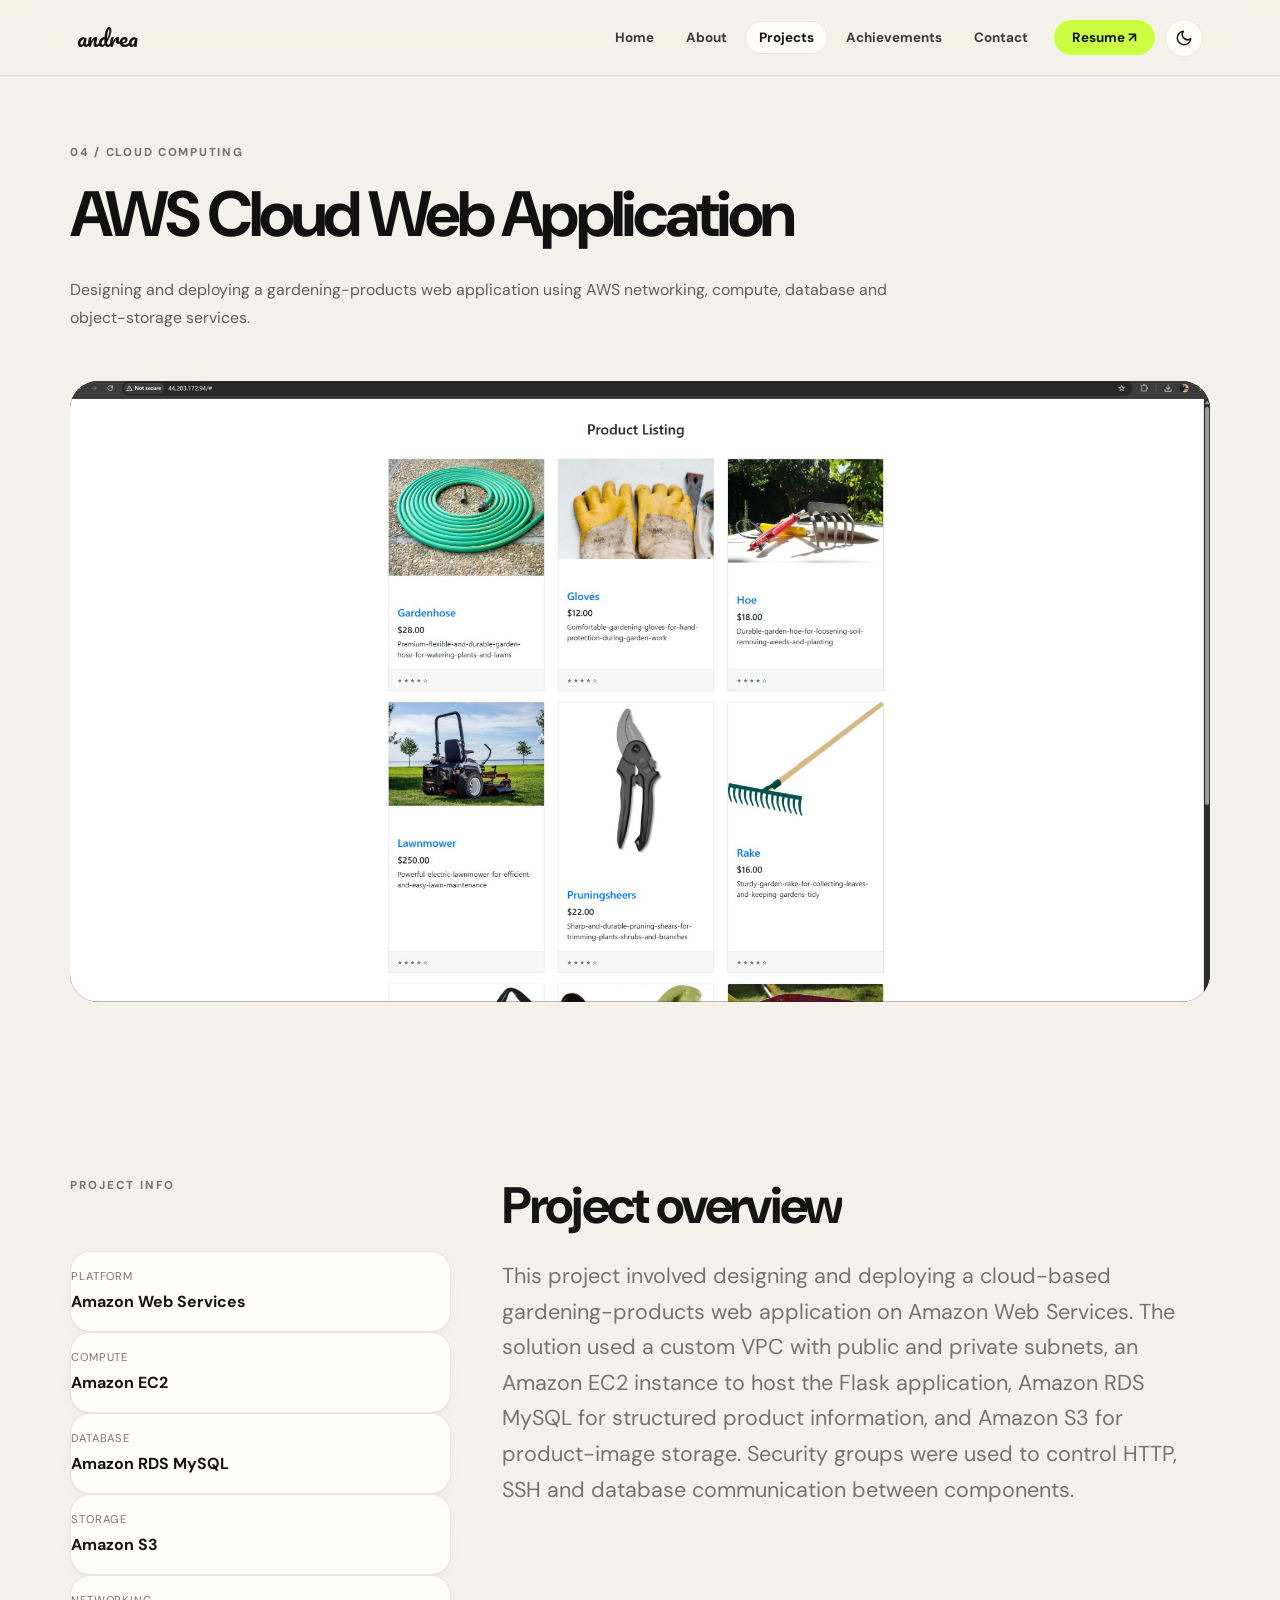
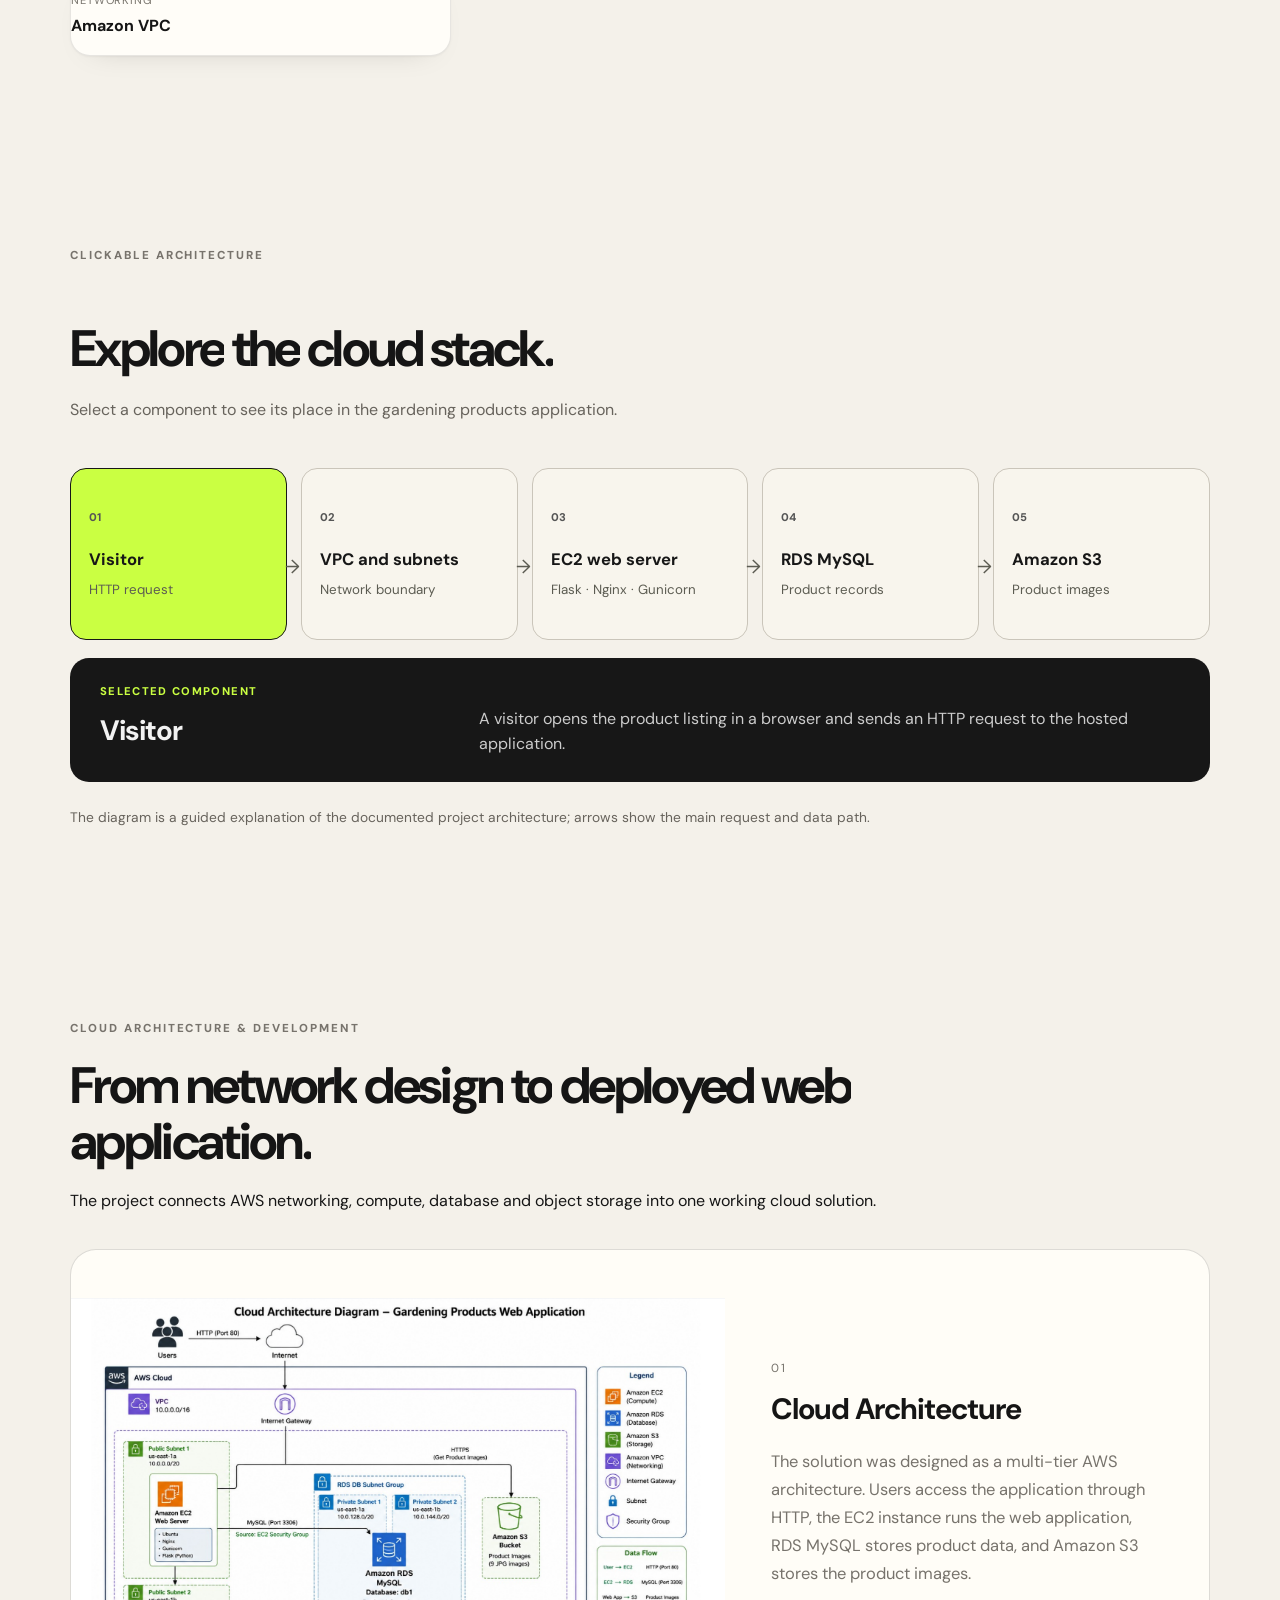
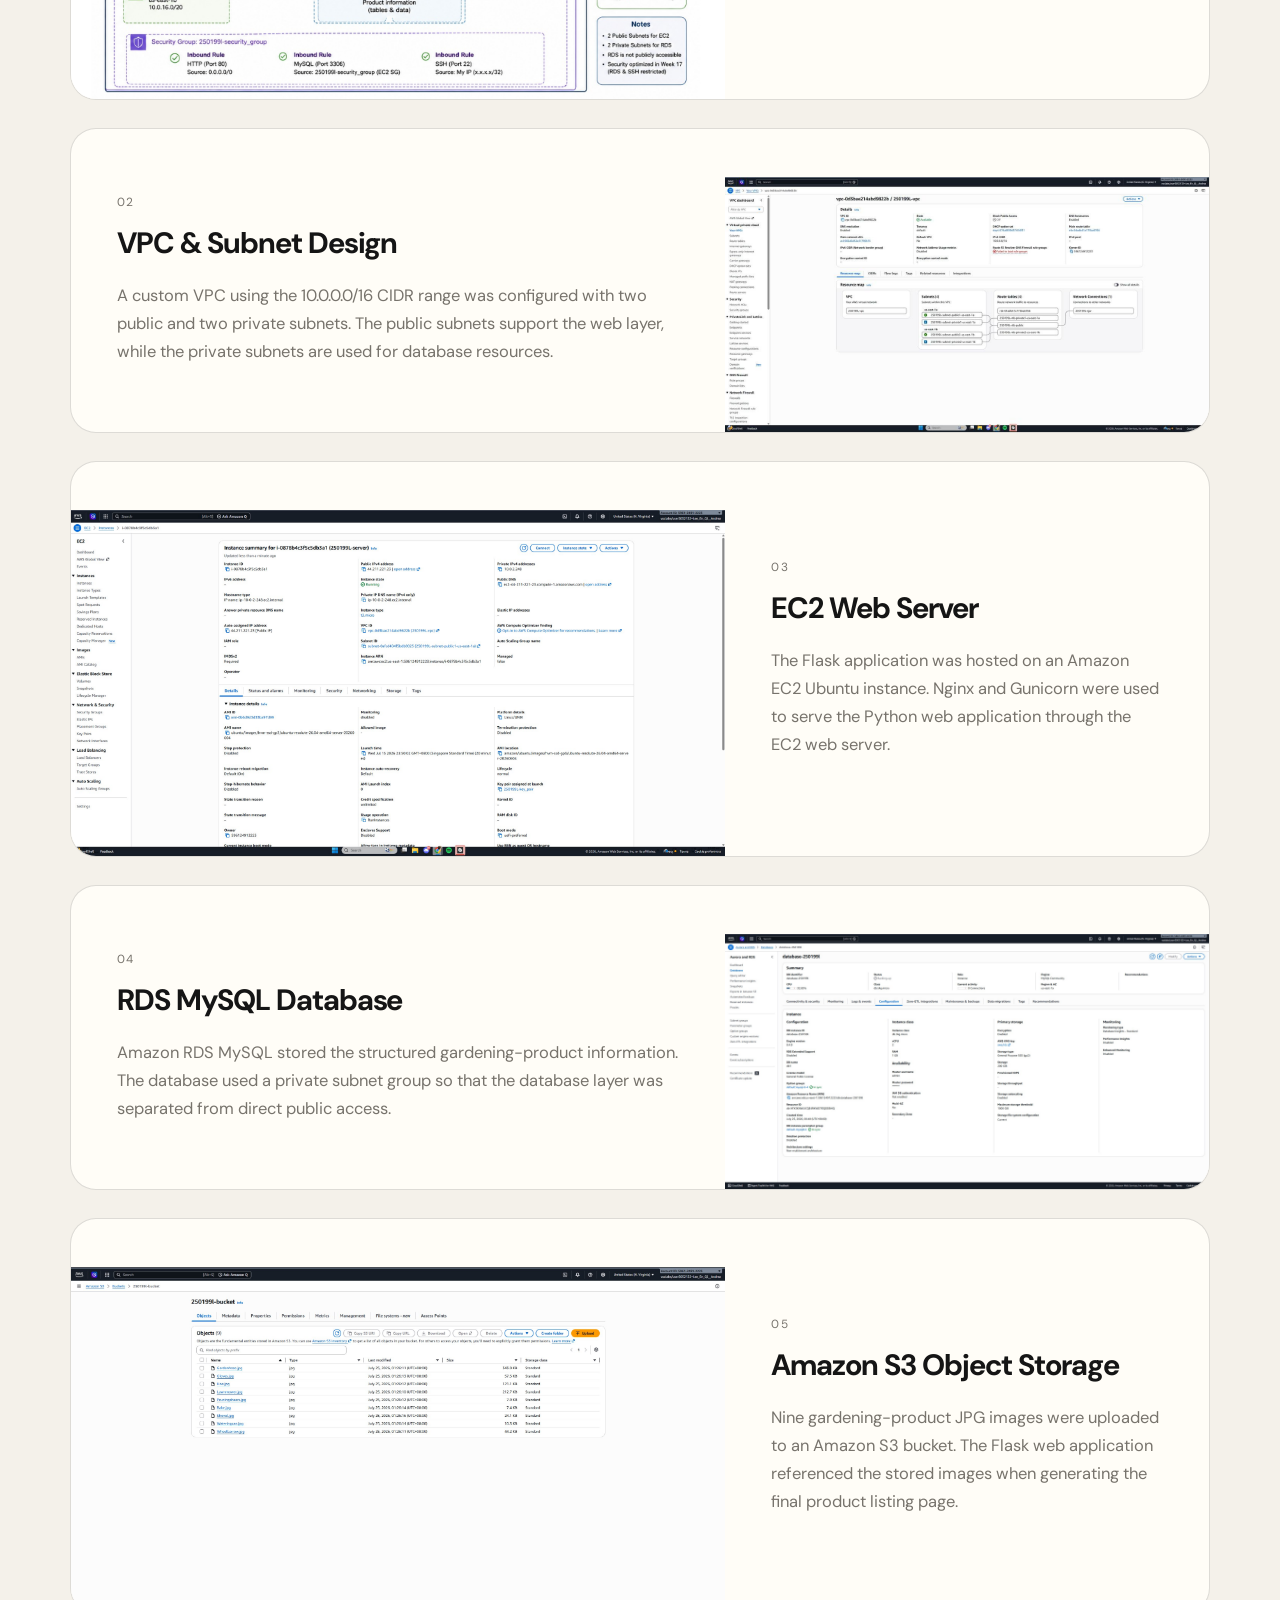
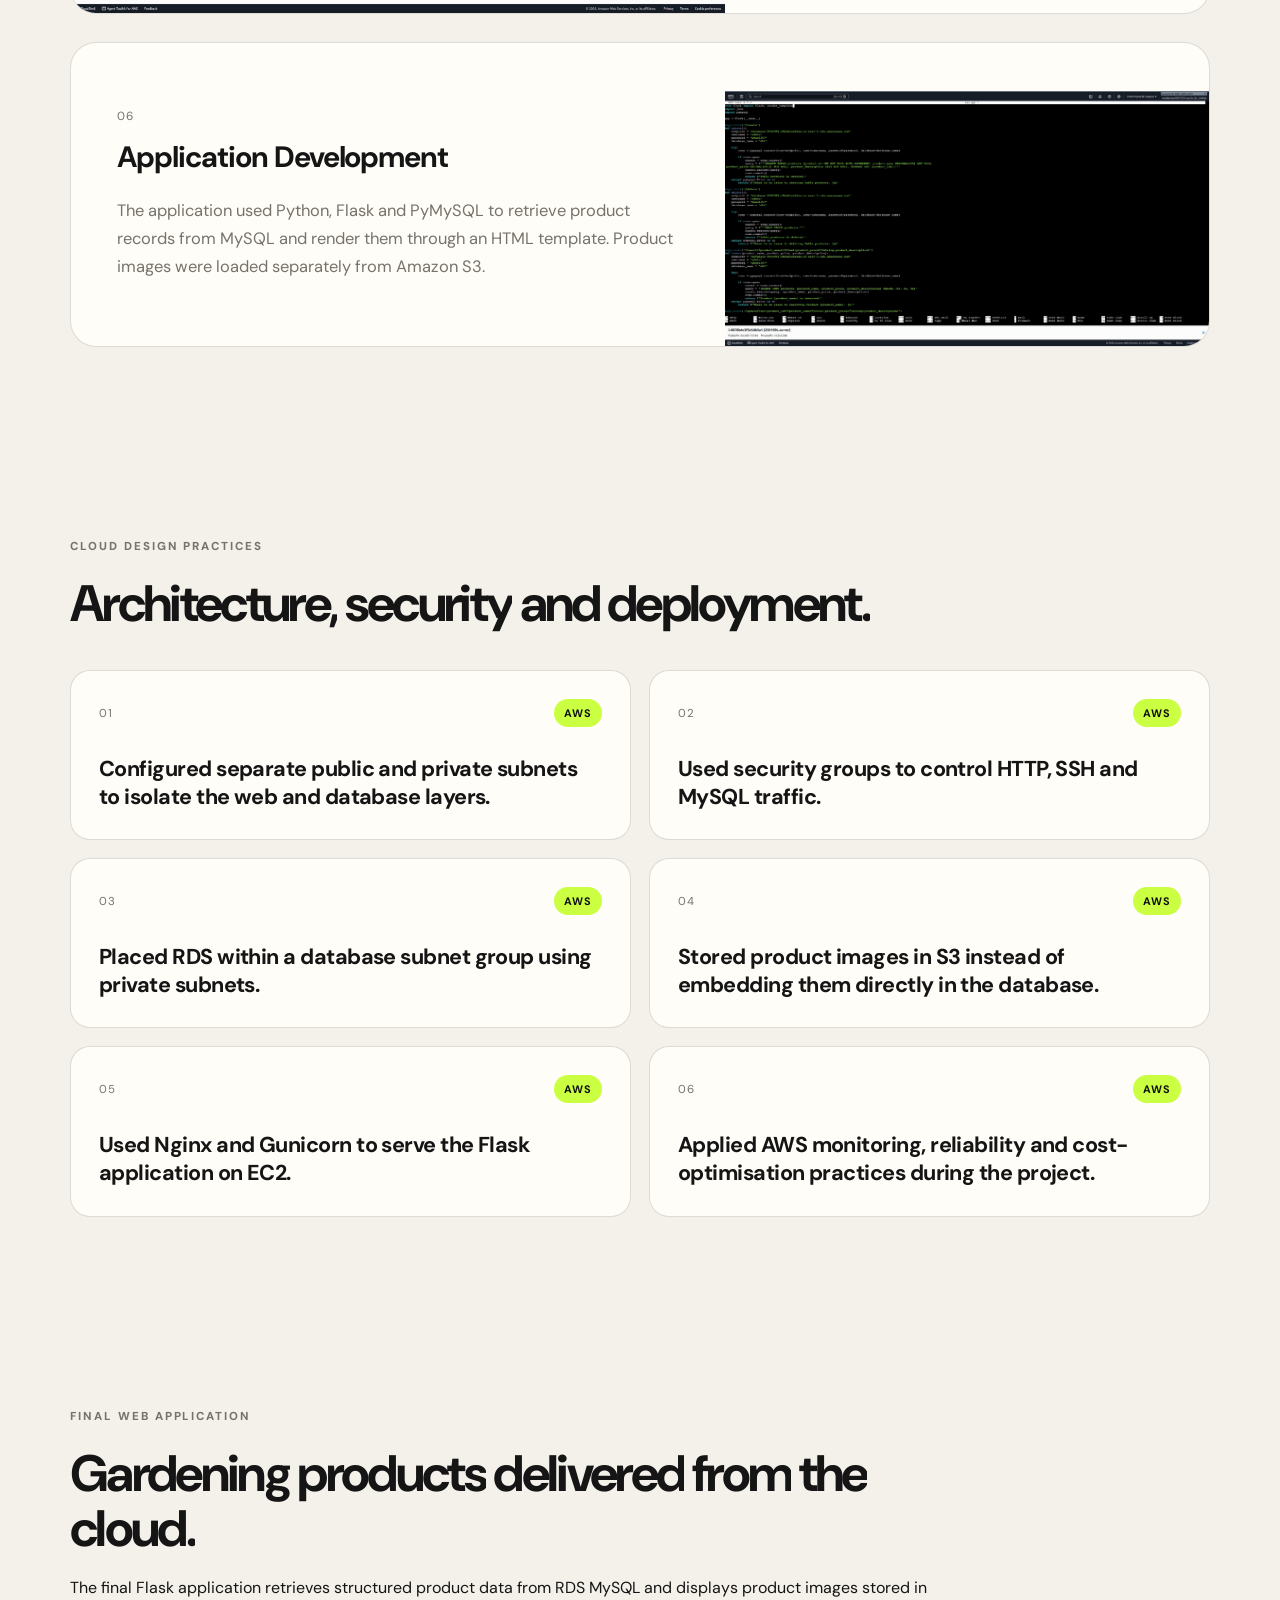
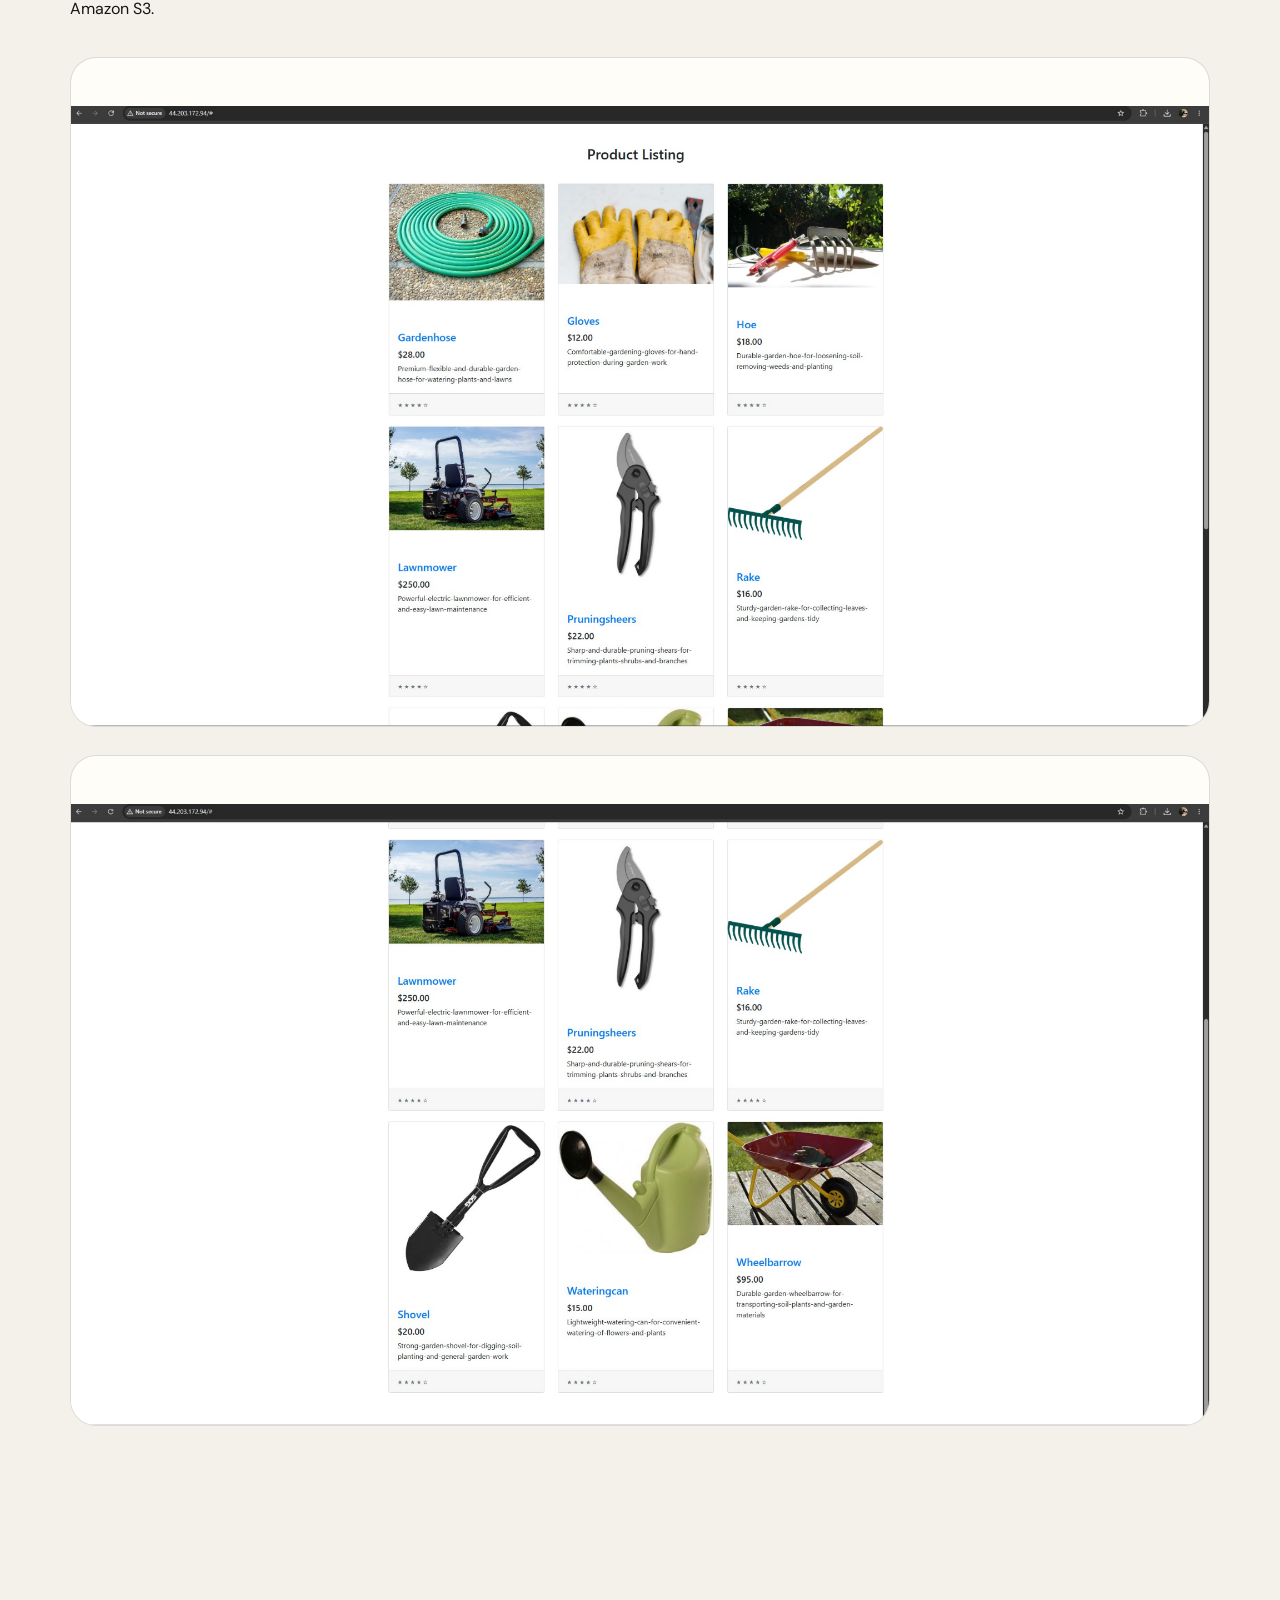
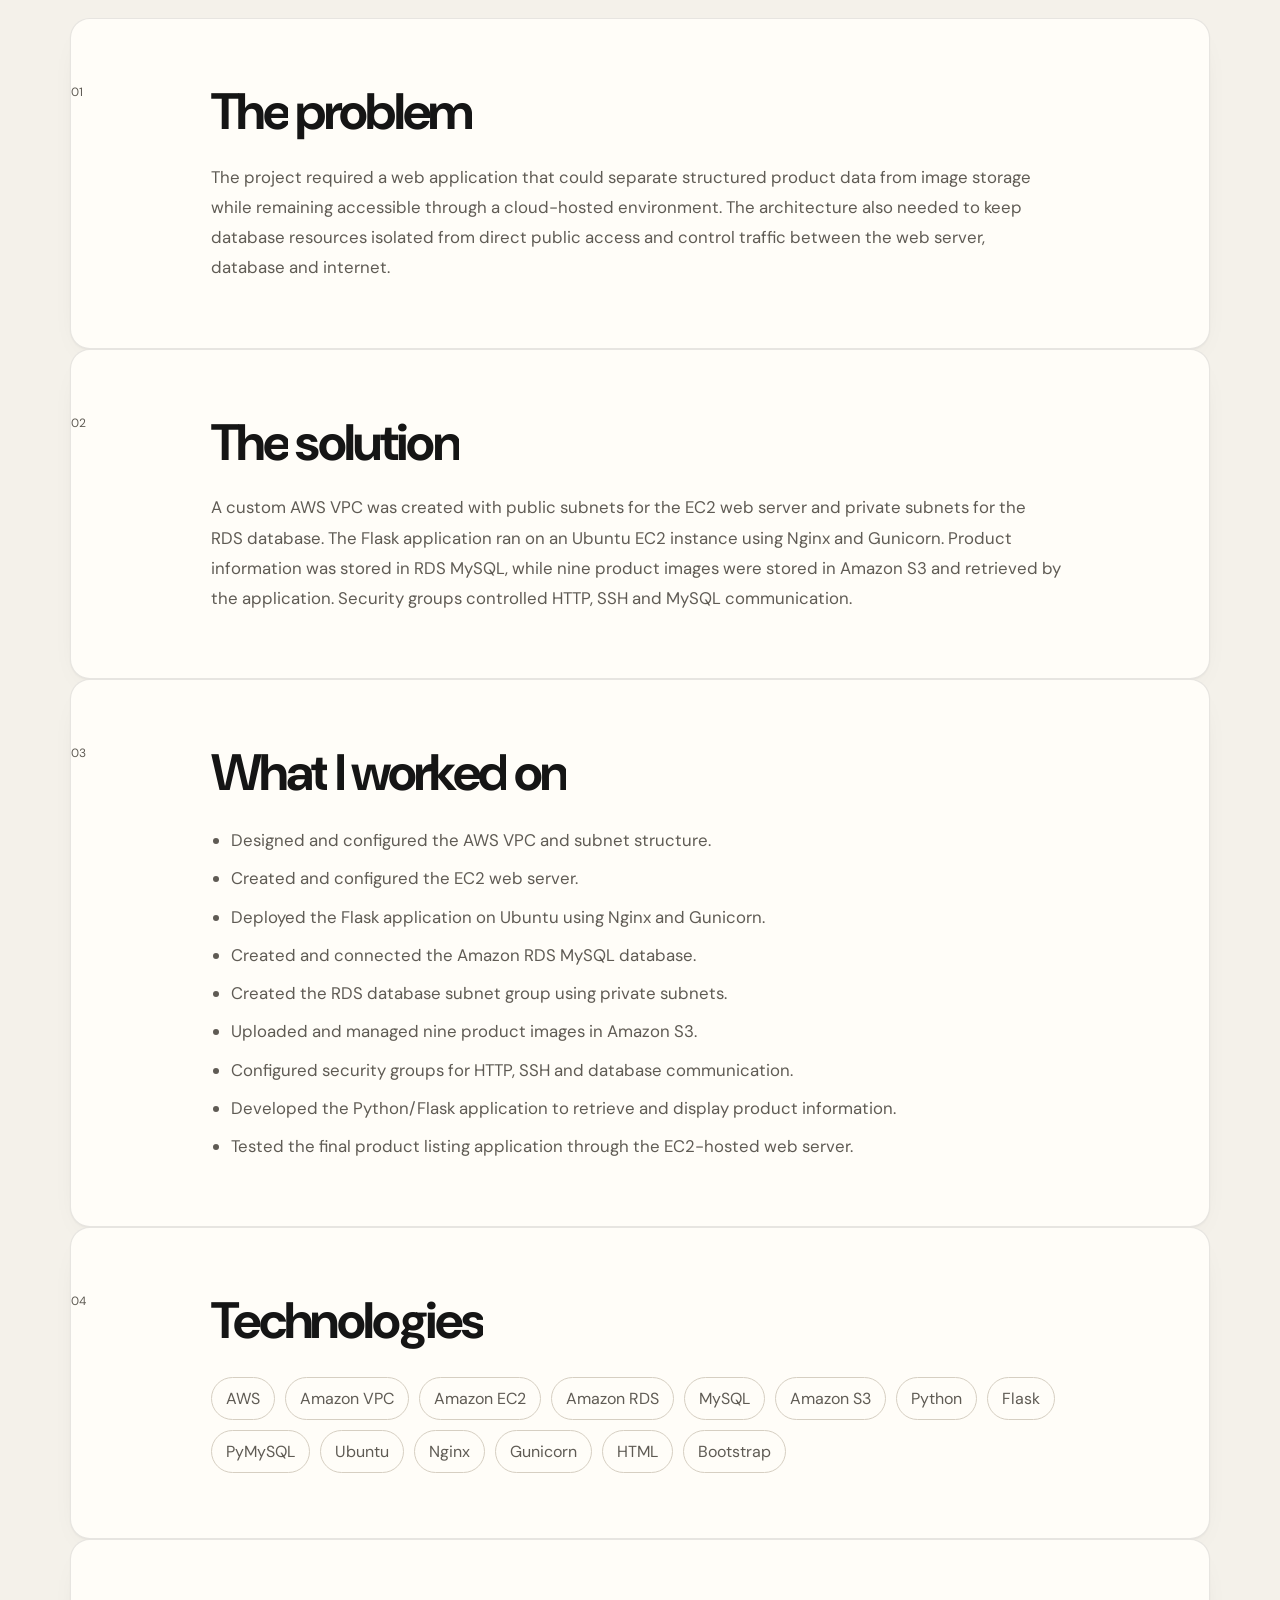
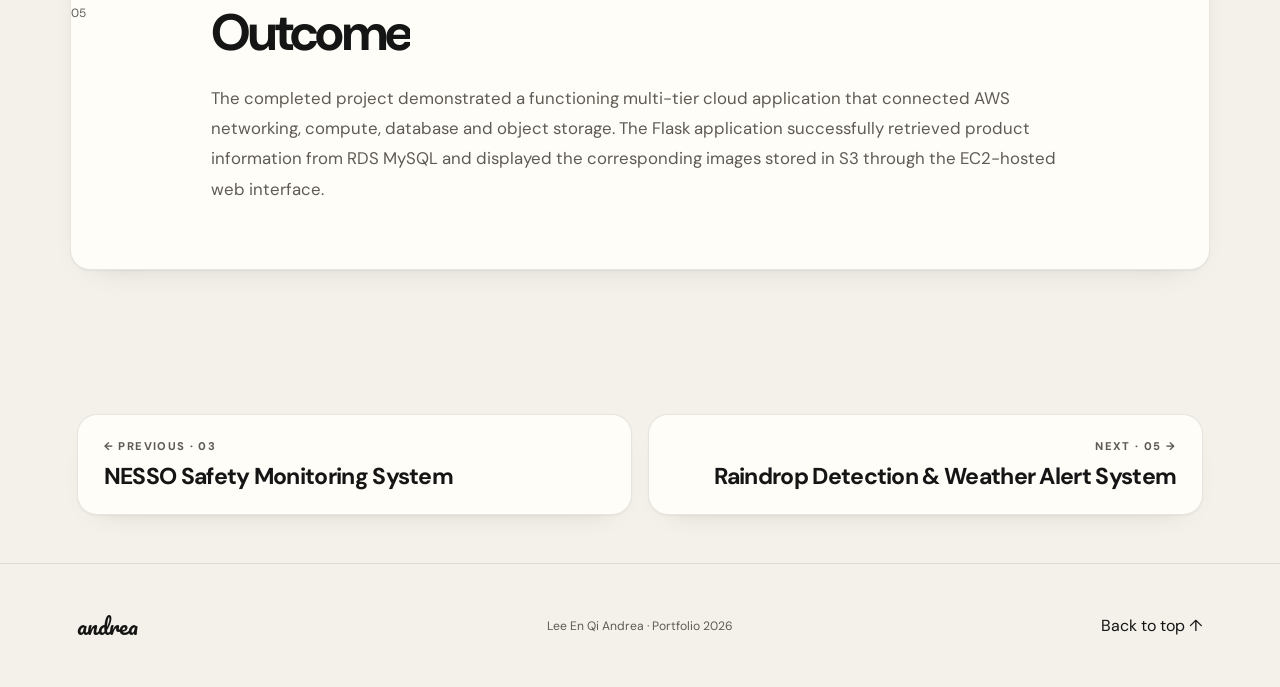
<file: projects/aws.html>
<!DOCTYPE html>
<html lang="en">
<head>
  <meta http-equiv="Cache-Control" content="no-cache">
<meta charset="UTF-8">
  <meta name="viewport" content="width=device-width, initial-scale=1.0">
  <meta name="description" content="Cloud-hosted gardening products application built by Andrea Lee using AWS VPC, EC2, RDS MySQL, S3 and Flask.">
<title>AWS Cloud Web Application | Andrea Lee</title>
  <script>(function(){var d=document.documentElement,K="theme";function g(){try{return localStorage.getItem(K)}catch(e){return null}}function s(v){try{localStorage.setItem(K,v)}catch(e){}}var m=window.matchMedia?matchMedia("(prefers-color-scheme: dark)"):null;function lab(){var dark=d.getAttribute("data-theme")==="dark",b=document.querySelectorAll(".theme-toggle");for(var i=0;i<b.length;i++){b[i].setAttribute("aria-label",dark?"Switch to day mode":"Switch to night mode");b[i].setAttribute("aria-pressed",dark?"true":"false")}}function apply(dark){if(dark)d.setAttribute("data-theme","dark");else d.removeAttribute("data-theme");lab()}var t=g();apply(t==="dark"||(t!=="light"&&!!m&&m.matches));document.addEventListener("click",function(e){var b=e.target&&e.target.closest?e.target.closest(".theme-toggle"):null;if(!b)return;var dark=d.getAttribute("data-theme")!=="dark";d.classList.add("theme-anim");apply(dark);s(dark?"dark":"light");setTimeout(function(){d.classList.remove("theme-anim")},450)});if(m&&m.addEventListener)m.addEventListener("change",function(e){if(!g())apply(e.matches)});document.addEventListener("DOMContentLoaded",lab)})()</script>
  <link rel="canonical" href="https://andrea-lee-portfolio.onrender.com/projects/aws.html">
  <meta property="og:type" content="website">
  <meta property="og:site_name" content="Andrea Lee">
  <meta property="og:title" content="AWS Cloud Web Application | Andrea Lee">
  <meta property="og:description" content="Cloud-hosted gardening products application built by Andrea Lee using AWS VPC, EC2, RDS MySQL, S3 and Flask.">
  <meta property="og:url" content="https://andrea-lee-portfolio.onrender.com/projects/aws.html">
  <meta property="og:image" content="https://andrea-lee-portfolio.onrender.com/static/images/aws/application-top.png">
  <meta name="twitter:card" content="summary_large_image">
  <meta property="og:image:alt" content="AWS Cloud Web Application | Andrea Lee">
  <meta name="twitter:title" content="AWS Cloud Web Application | Andrea Lee">
  <meta name="twitter:description" content="Cloud-hosted gardening products application built by Andrea Lee using AWS VPC, EC2, RDS MySQL, S3 and Flask.">
  <meta name="twitter:image" content="https://andrea-lee-portfolio.onrender.com/static/images/aws/application-top.png">
  <link rel="icon" href="data:image/svg+xml,%3Csvg xmlns=%27http://www.w3.org/2000/svg%27 viewBox=%270 0 100 100%27%3E%3Crect width=%27100%27 height=%27100%27 rx=%2724%27 fill=%27%23111%27/%3E%3Ctext x=%2750%27 y=%2770%27 font-size=%2762%27 text-anchor=%27middle%27 fill=%27%23caff42%27 font-family=%27Georgia,serif%27 font-style=%27italic%27%3Ea%3C/text%3E%3C/svg%3E">
  <link rel="preconnect" href="https://fonts.googleapis.com">
  <link rel="preconnect" href="https://fonts.gstatic.com" crossorigin>
  <link href="https://fonts.googleapis.com/css2?family=DM+Sans:wght@400;500;600;700&family=Pacifico&display=swap" rel="stylesheet">
  <link rel="stylesheet" href="../static/css/style.css?v=20261119i">
  <link rel="stylesheet" href="../static/css/unified-project-style.css?v=20261119i">
<link rel="stylesheet" href="../static/css/smooth.css?v=20261119i">
<link rel="stylesheet" href="../static/css/theme.css?v=20261119i">
</head>
<body class="project-page">
<div id="progressBar" class="progress-bar"></div>
<header class="site-header">
  <a href="../#home" class="logo">andrea</a>
  <button id="menuBtn" class="menu-btn" type="button" aria-label="Open navigation menu" aria-expanded="false" aria-controls="nav">☰</button>
  <nav id="nav">
    <a href="../#home">Home</a>
    <a href="../#about">About</a>
    <a href="../pages/projects.html" aria-current="page">Projects</a>
    <a href="../pages/achievements.html">Achievements</a>
    <a href="../#contact">Contact</a>
    <a href="../static/resume.pdf" class="contact-pill nav-resume" target="_blank" rel="noopener noreferrer">Resume ↗</a>
  </nav>
<button class="theme-toggle" type="button" aria-label="Switch to night mode"><svg class="moon" viewBox="0 0 24 24" fill="none" stroke="currentColor" stroke-width="2" stroke-linecap="round" stroke-linejoin="round" aria-hidden="true"><path d="M21 12.8A9 9 0 1 1 11.2 3a7 7 0 0 0 9.8 9.8z"/></svg><svg class="sun" viewBox="0 0 24 24" fill="none" stroke="currentColor" stroke-width="2" stroke-linecap="round" aria-hidden="true"><circle cx="12" cy="12" r="4"/><path d="M12 2v2M12 20v2M4.9 4.9l1.4 1.4M17.7 17.7l1.4 1.4M2 12h2M20 12h2M4.9 19.1l1.4-1.4M17.7 6.3l1.4-1.4"/></svg></button>
</header>

<main>
<section class="case-hero">
  <div class="case-heading reveal">
    <p class="case-kicker">04 / CLOUD COMPUTING</p>
    <h1>AWS Cloud Web Application</h1>
    <p>Designing and deploying a gardening-products web application using AWS networking, compute, database and object-storage services.</p>
  </div>
  <div class="case-cover reveal">
    
      <img loading="lazy" decoding="async" src="../static/images/aws/application-top.png" alt="AWS Cloud Web Application">
    
  </div>
</section>



<section class="case-summary section">
  <div class="case-side reveal">
    <p class="section-label">PROJECT INFO</p>
    <div class="info-block"><span>Platform</span><strong>Amazon Web Services</strong></div>
    <div class="info-block"><span>Compute</span><strong>Amazon EC2</strong></div>
    <div class="info-block"><span>Database</span><strong>Amazon RDS MySQL</strong></div>
    <div class="info-block"><span>Storage</span><strong>Amazon S3</strong></div>
    <div class="info-block"><span>Networking</span><strong>Amazon VPC</strong></div>
  </div>
  <div class="case-main reveal">
    <h2>Project overview</h2>
    <p class="case-lead">This project involved designing and deploying a cloud-based gardening-products web application on Amazon Web Services. The solution used a custom VPC with public and private subnets, an Amazon EC2 instance to host the Flask application, Amazon RDS MySQL for structured product information, and Amazon S3 for product-image storage. Security groups were used to control HTTP, SSH and database communication between components.</p>
  </div>
</section>

<section class="architecture-section section" aria-labelledby="architecture-title"><div class="architecture-intro"><p class="section-label">CLICKABLE ARCHITECTURE</p><h2 id="architecture-title">Explore the cloud stack.</h2><p>Select a component to see its place in the gardening products application.</p></div><div class="architecture-layout"><div class="architecture-flow" role="group" aria-label="Architecture components"><button type="button" class="architecture-node" aria-pressed="true" data-title="Visitor" data-detail="A visitor opens the product listing in a browser and sends an HTTP request to the hosted application."><span>01</span><strong>Visitor</strong><small>HTTP request</small></button><button type="button" class="architecture-node" aria-pressed="false" data-title="VPC and subnets" data-detail="The custom VPC separates the public web layer from private database subnets. Security groups control allowed traffic."><span>02</span><strong>VPC and subnets</strong><small>Network boundary</small></button><button type="button" class="architecture-node" aria-pressed="false" data-title="EC2 web server" data-detail="An Ubuntu EC2 instance hosts the Flask application, served through Nginx and Gunicorn."><span>03</span><strong>EC2 web server</strong><small>Flask · Nginx · Gunicorn</small></button><button type="button" class="architecture-node" aria-pressed="false" data-title="RDS MySQL" data-detail="Amazon RDS MySQL holds structured product data in a private database subnet group."><span>04</span><strong>RDS MySQL</strong><small>Product records</small></button><button type="button" class="architecture-node" aria-pressed="false" data-title="Amazon S3" data-detail="Amazon S3 stores the product images retrieved by the application for display."><span>05</span><strong>Amazon S3</strong><small>Product images</small></button></div><div class="architecture-detail" aria-live="polite"><span>SELECTED COMPONENT</span><h3>Visitor</h3><p>A visitor opens the product listing in a browser and sends an HTTP request to the hosted application.</p></div></div><p class="architecture-foot">The diagram is a guided explanation of the documented project architecture; arrows show the main request and data path.</p></section>
<section class="visual-journey section">
  <div class="journey-heading reveal">
    <p class="section-label">CLOUD ARCHITECTURE & DEVELOPMENT</p>
    <h2>From network design to deployed web application.</h2>
    <p>The project connects AWS networking, compute, database and object storage into one working cloud solution.</p>
  </div>

  <div class="journey-list">
    
    <article class="journey-row reveal">
      <div class="journey-image">
        <img loading="lazy" decoding="async" src="../static/images/aws/architecture.png" alt="Cloud Architecture">
      </div>
      <div class="journey-copy">
        <span>01</span>
        <h3>Cloud Architecture</h3>
        <p>The solution was designed as a multi-tier AWS architecture. Users access the application through HTTP, the EC2 instance runs the web application, RDS MySQL stores product data, and Amazon S3 stores the product images.</p>
      </div>
    </article>
    
    <article class="journey-row reveal">
      <div class="journey-image">
        <img loading="lazy" decoding="async" src="../static/images/aws/vpc.png" alt="VPC & Subnet Design">
      </div>
      <div class="journey-copy">
        <span>02</span>
        <h3>VPC & Subnet Design</h3>
        <p>A custom VPC using the 10.0.0.0/16 CIDR range was configured with two public and two private subnets. The public subnets support the web layer, while the private subnets are used for database resources.</p>
      </div>
    </article>
    
    <article class="journey-row reveal">
      <div class="journey-image">
        <img loading="lazy" decoding="async" src="../static/images/aws/ec2.png" alt="EC2 Web Server">
      </div>
      <div class="journey-copy">
        <span>03</span>
        <h3>EC2 Web Server</h3>
        <p>The Flask application was hosted on an Amazon EC2 Ubuntu instance. Nginx and Gunicorn were used to serve the Python web application through the EC2 web server.</p>
      </div>
    </article>
    
    <article class="journey-row reveal">
      <div class="journey-image">
        <img loading="lazy" decoding="async" src="../static/images/aws/rds.png" alt="RDS MySQL Database">
      </div>
      <div class="journey-copy">
        <span>04</span>
        <h3>RDS MySQL Database</h3>
        <p>Amazon RDS MySQL stored the structured gardening-product information. The database used a private subnet group so that the database layer was separated from direct public access.</p>
      </div>
    </article>
    
    <article class="journey-row reveal">
      <div class="journey-image">
        <img loading="lazy" decoding="async" src="../static/images/aws/s3.png" alt="Amazon S3 Object Storage">
      </div>
      <div class="journey-copy">
        <span>05</span>
        <h3>Amazon S3 Object Storage</h3>
        <p>Nine gardening-product JPG images were uploaded to an Amazon S3 bucket. The Flask web application referenced the stored images when generating the final product listing page.</p>
      </div>
    </article>
    
    <article class="journey-row reveal">
      <div class="journey-image">
        <img loading="lazy" decoding="async" src="../static/images/aws/development.png" alt="Application Development">
      </div>
      <div class="journey-copy">
        <span>06</span>
        <h3>Application Development</h3>
        <p>The application used Python, Flask and PyMySQL to retrieve product records from MySQL and render them through an HTML template. Product images were loaded separately from Amazon S3.</p>
      </div>
    </article>
    
  </div>
</section>

<section class="fitness-testing section">
  <div class="journey-heading reveal">
    <p class="section-label">CLOUD DESIGN PRACTICES</p>
    <h2>Architecture, security and deployment.</h2>
  </div>

  <div class="test-grid">
    
    <article class="test-card reveal">
      <div class="test-top">
        <span>01</span>
        <strong>AWS</strong>
      </div>
      <h3>Configured separate public and private subnets to isolate the web and database layers.</h3>
    </article>
    
    <article class="test-card reveal">
      <div class="test-top">
        <span>02</span>
        <strong>AWS</strong>
      </div>
      <h3>Used security groups to control HTTP, SSH and MySQL traffic.</h3>
    </article>
    
    <article class="test-card reveal">
      <div class="test-top">
        <span>03</span>
        <strong>AWS</strong>
      </div>
      <h3>Placed RDS within a database subnet group using private subnets.</h3>
    </article>
    
    <article class="test-card reveal">
      <div class="test-top">
        <span>04</span>
        <strong>AWS</strong>
      </div>
      <h3>Stored product images in S3 instead of embedding them directly in the database.</h3>
    </article>
    
    <article class="test-card reveal">
      <div class="test-top">
        <span>05</span>
        <strong>AWS</strong>
      </div>
      <h3>Used Nginx and Gunicorn to serve the Flask application on EC2.</h3>
    </article>
    
    <article class="test-card reveal">
      <div class="test-top">
        <span>06</span>
        <strong>AWS</strong>
      </div>
      <h3>Applied AWS monitoring, reliability and cost-optimisation practices during the project.</h3>
    </article>
    
  </div>
</section>

<section class="visual-journey section">
  <div class="journey-heading reveal">
    <p class="section-label">FINAL WEB APPLICATION</p>
    <h2>Gardening products delivered from the cloud.</h2>
    <p>The final Flask application retrieves structured product data from RDS MySQL and displays product images stored in Amazon S3.</p>
  </div>

  <div class="journey-list">
    
    <article class="journey-row reveal">
      <div class="journey-image" style="grid-column:1 / -1;">
        <img loading="lazy" decoding="async" src="../static/images/aws/application-top.png" alt="AWS gardening products application">
      </div>
    </article>
    
    <article class="journey-row reveal">
      <div class="journey-image" style="grid-column:1 / -1;">
        <img loading="lazy" decoding="async" src="../static/images/aws/application-bottom.png" alt="AWS gardening products application">
      </div>
    </article>
    
  </div>
</section>

<section class="case-sections section">
  <article class="case-block reveal"><span>01</span><div><h2>The problem</h2><p>The project required a web application that could separate structured product data from image storage while remaining accessible through a cloud-hosted environment. The architecture also needed to keep database resources isolated from direct public access and control traffic between the web server, database and internet.</p></div></article>
  <article class="case-block reveal"><span>02</span><div><h2>The solution</h2><p>A custom AWS VPC was created with public subnets for the EC2 web server and private subnets for the RDS database. The Flask application ran on an Ubuntu EC2 instance using Nginx and Gunicorn. Product information was stored in RDS MySQL, while nine product images were stored in Amazon S3 and retrieved by the application. Security groups controlled HTTP, SSH and MySQL communication.</p></div></article>
  <article class="case-block reveal"><span>03</span><div><h2>What I worked on</h2><ul><li>Designed and configured the AWS VPC and subnet structure.</li><li>Created and configured the EC2 web server.</li><li>Deployed the Flask application on Ubuntu using Nginx and Gunicorn.</li><li>Created and connected the Amazon RDS MySQL database.</li><li>Created the RDS database subnet group using private subnets.</li><li>Uploaded and managed nine product images in Amazon S3.</li><li>Configured security groups for HTTP, SSH and database communication.</li><li>Developed the Python/Flask application to retrieve and display product information.</li><li>Tested the final product listing application through the EC2-hosted web server.</li></ul></div></article>
  <article class="case-block reveal"><span>04</span><div><h2>Technologies</h2><div class="tool-tags"><span>AWS</span><span>Amazon VPC</span><span>Amazon EC2</span><span>Amazon RDS</span><span>MySQL</span><span>Amazon S3</span><span>Python</span><span>Flask</span><span>PyMySQL</span><span>Ubuntu</span><span>Nginx</span><span>Gunicorn</span><span>HTML</span><span>Bootstrap</span></div></div></article>
  <article class="case-block reveal"><span>05</span><div><h2>Outcome</h2><p>The completed project demonstrated a functioning multi-tier cloud application that connected AWS networking, compute, database and object storage. The Flask application successfully retrieved product information from RDS MySQL and displayed the corresponding images stored in S3 through the EC2-hosted web interface.</p></div></article>
</section>




<nav class="project-pager" aria-label="More projects">
  <a class="project-pager-link prev" href="nesso.html"><span>← Previous · 03</span><strong>NESSO Safety Monitoring System</strong></a>
  <a class="project-pager-link next" href="raindrop.html"><span>Next · 05 →</span><strong>Raindrop Detection &amp; Weather Alert System</strong></a>
</nav>
</main>

<footer>
  <a class="logo" href="../">andrea</a>
  <p>Lee En Qi Andrea · Portfolio 2026</p>
  <a href="#">Back to top ↑</a>
</footer>
<script src="../static/js/main.js?v=20261119i"></script>
<script src="../static/js/interactions.js?v=20261119i" defer></script>
  <script src="../static/js/project-image-viewer.js?v=20261119i" defer></script>
</body>
</html>
</file>
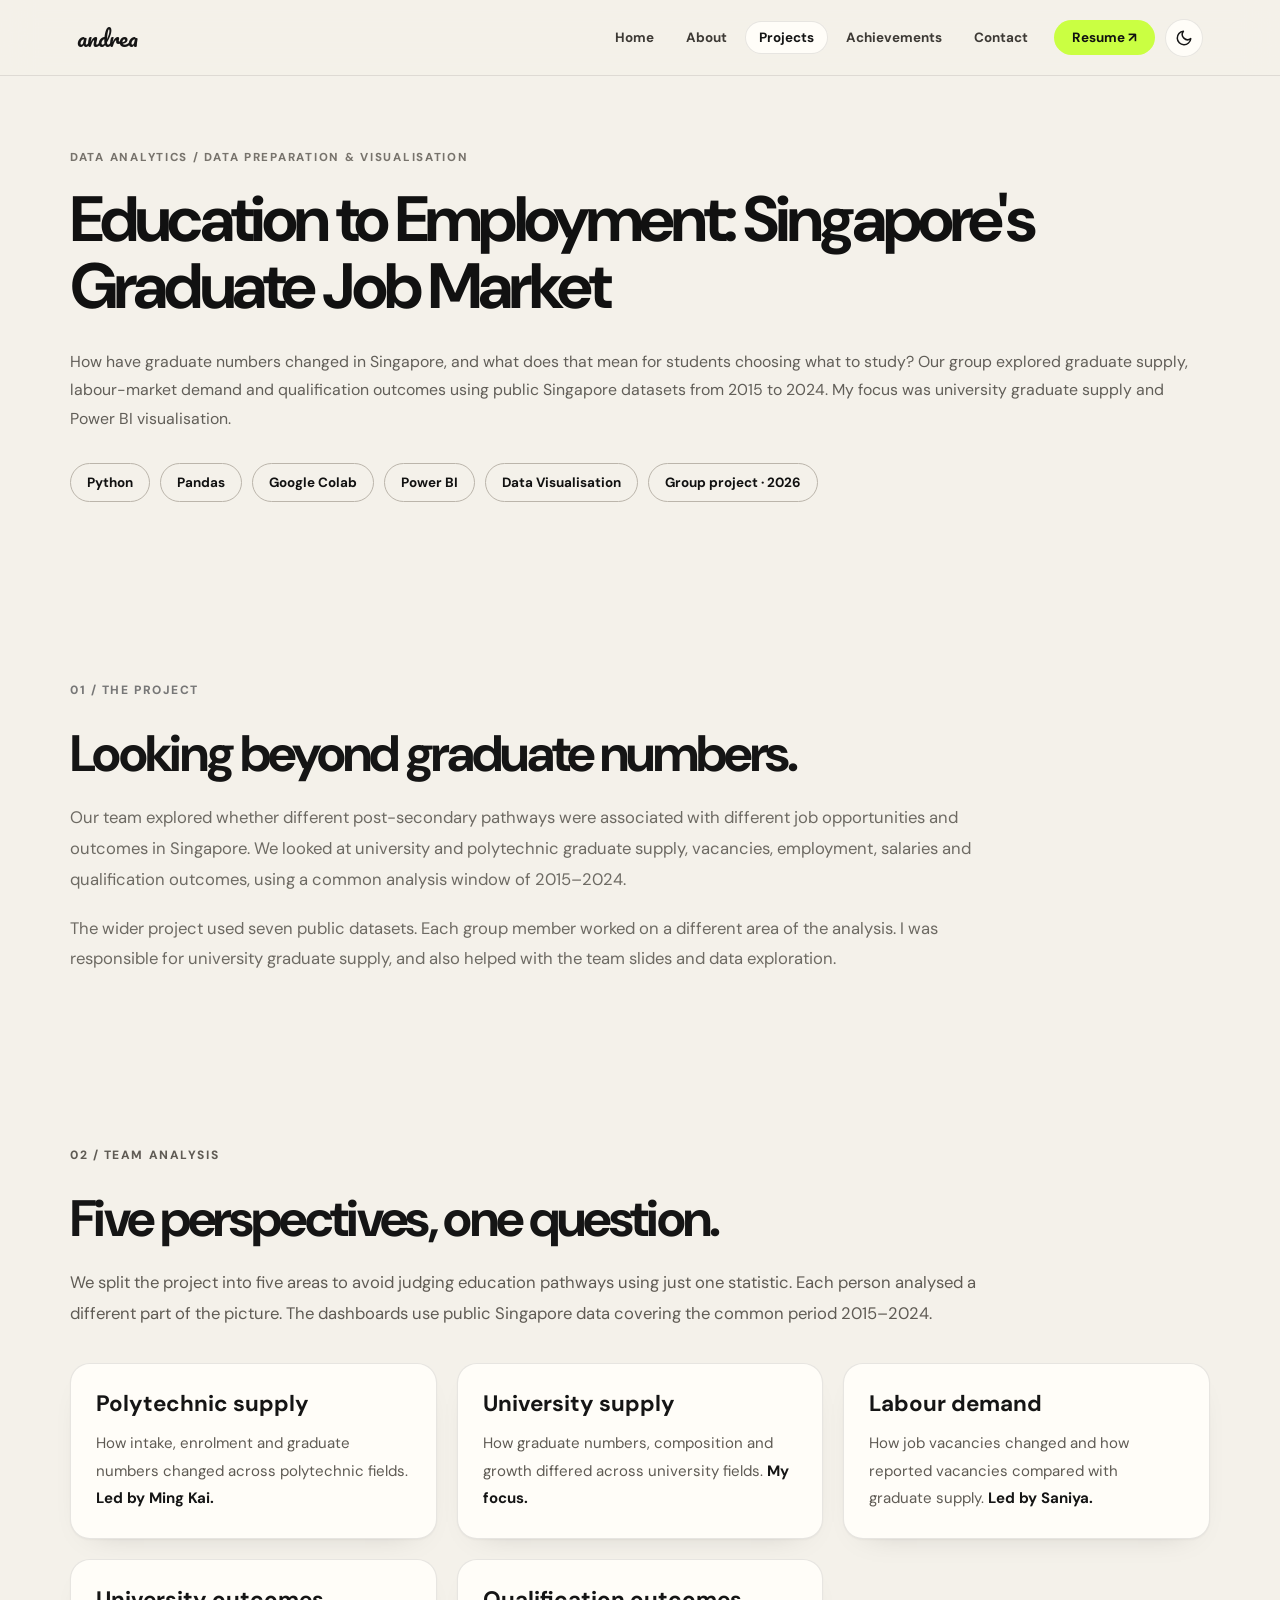
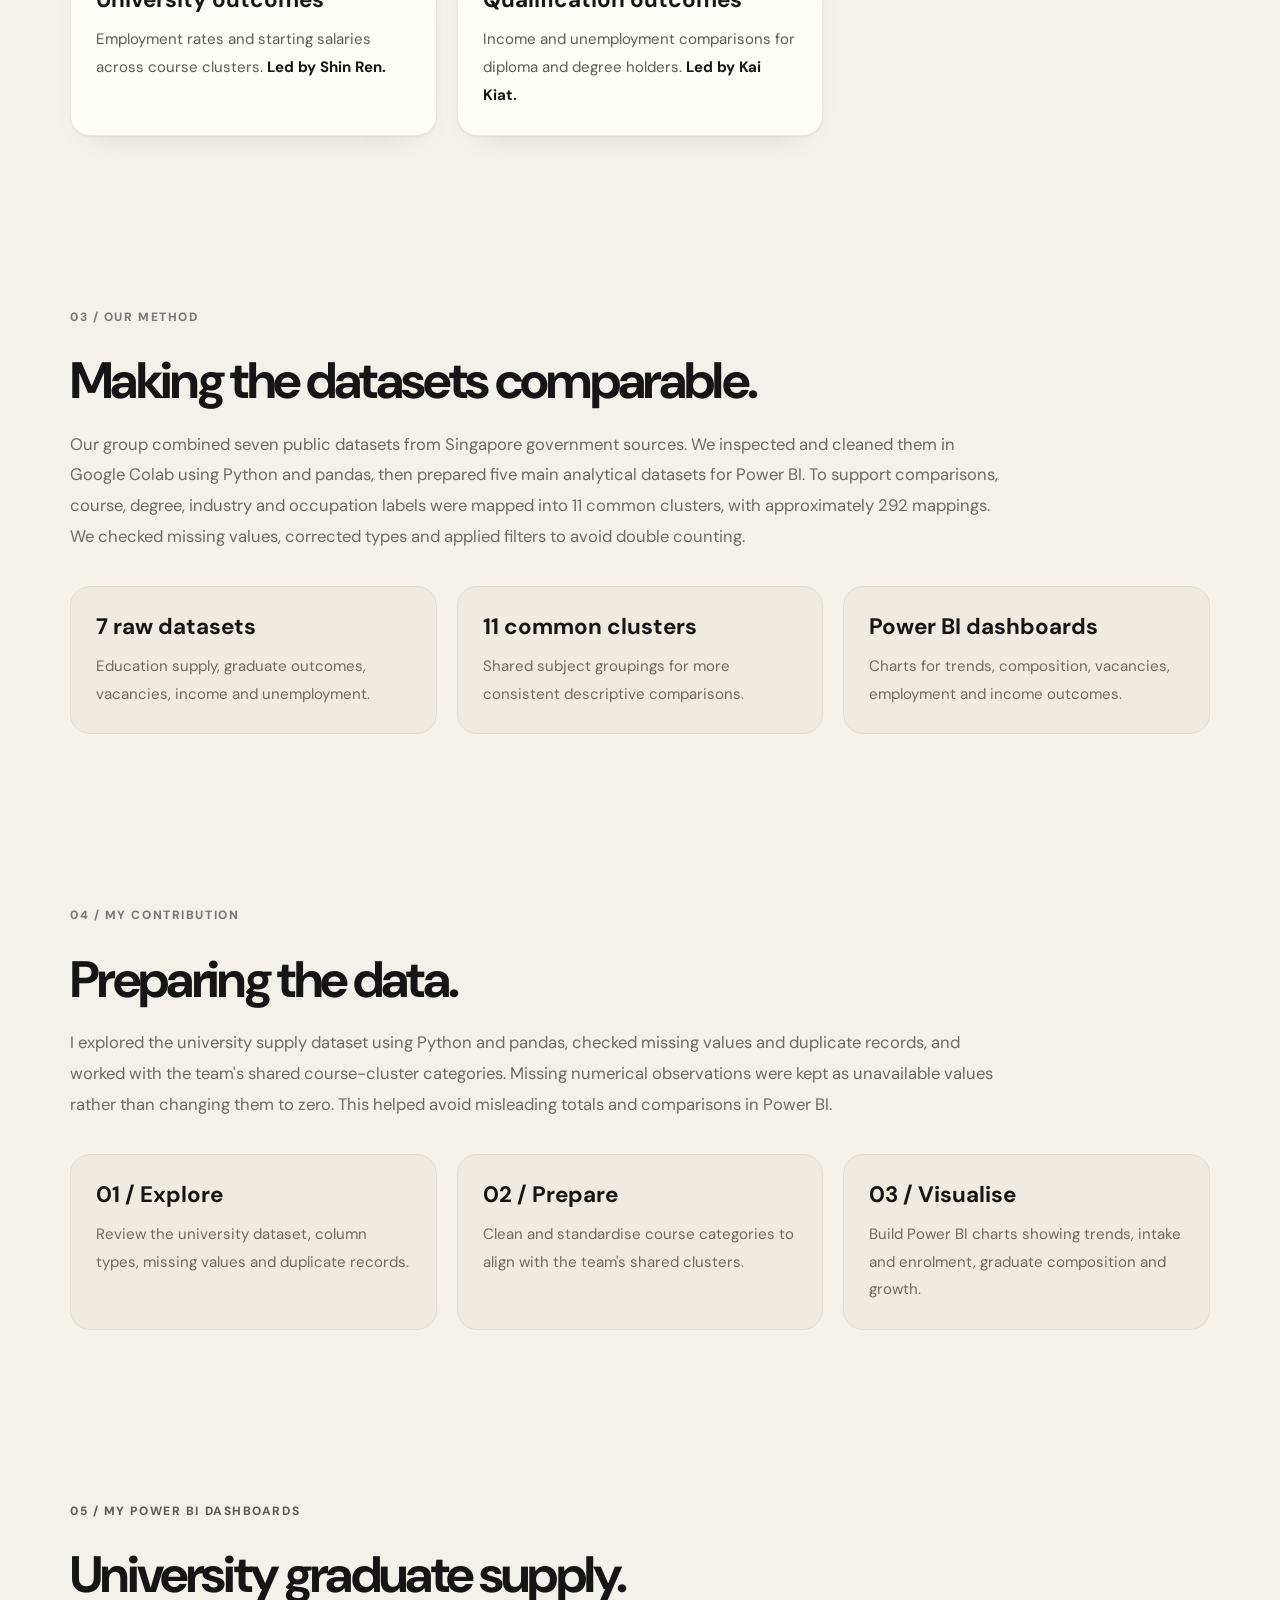
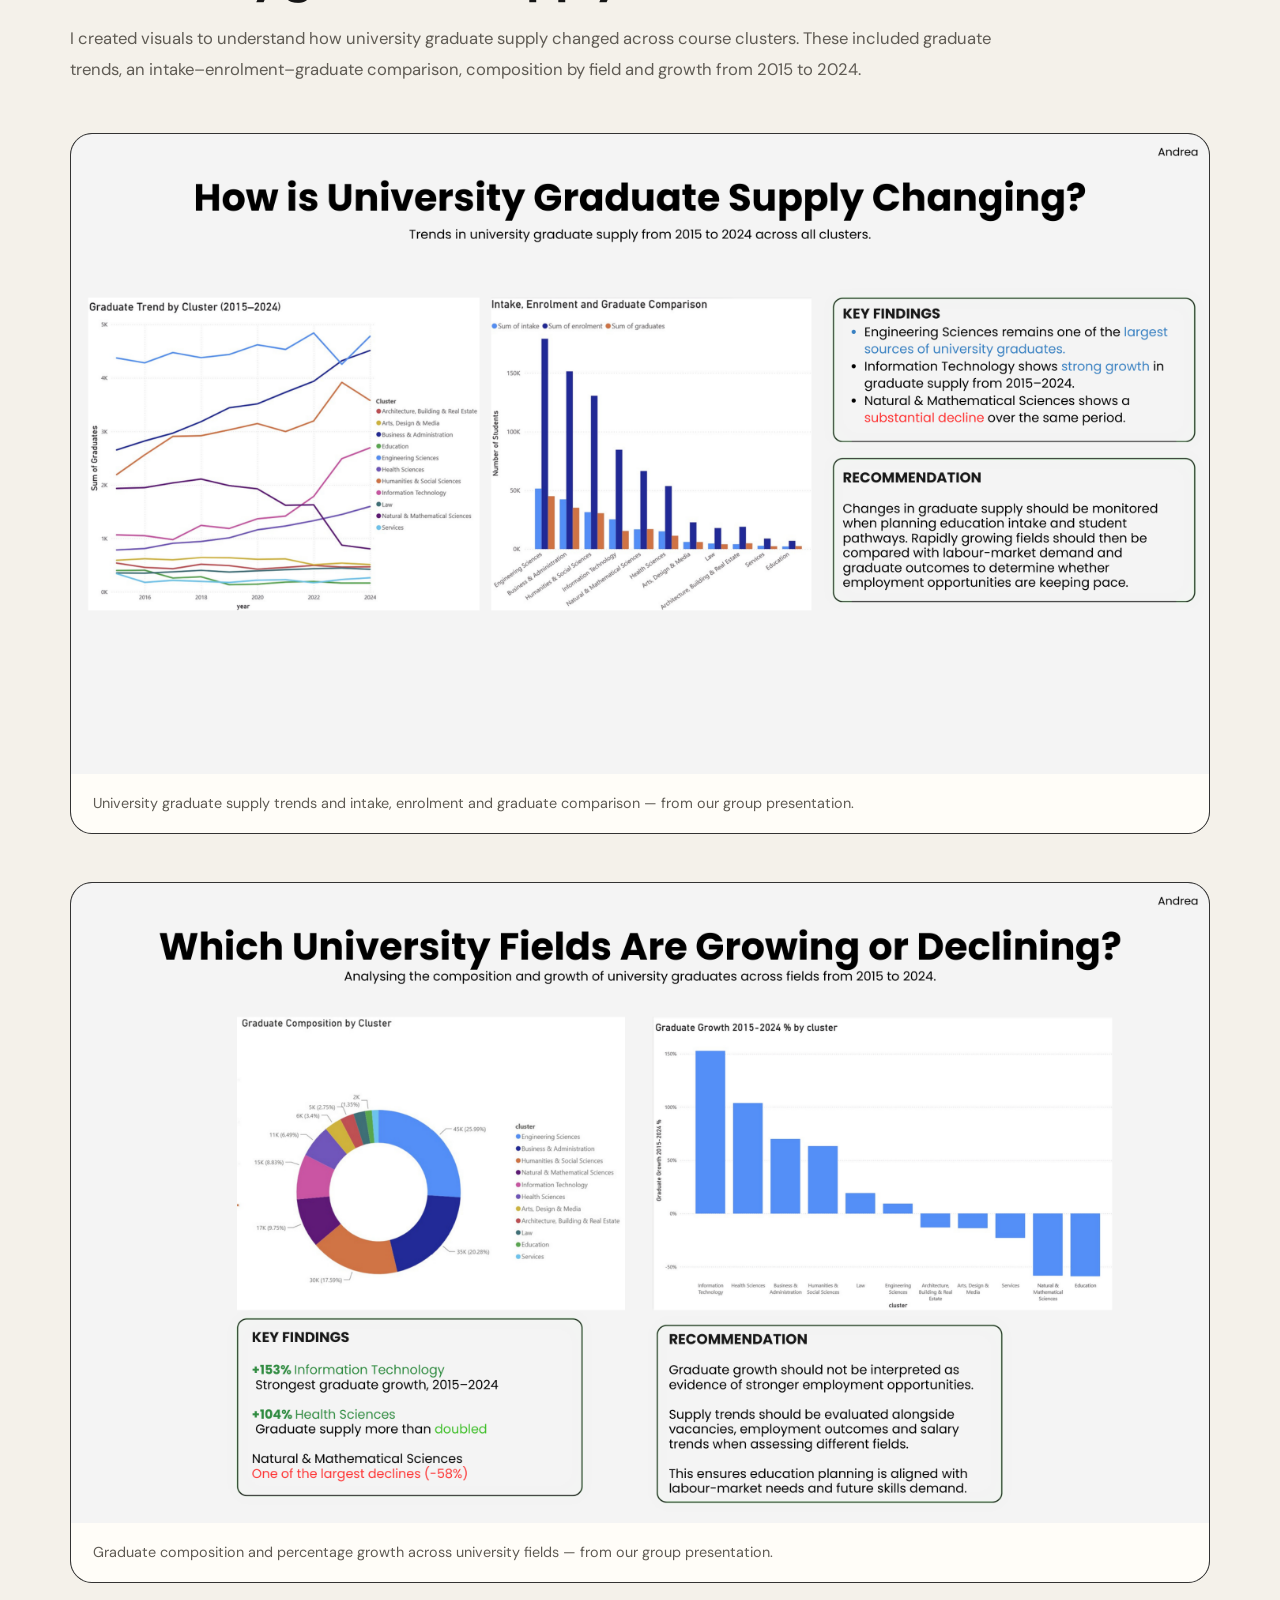
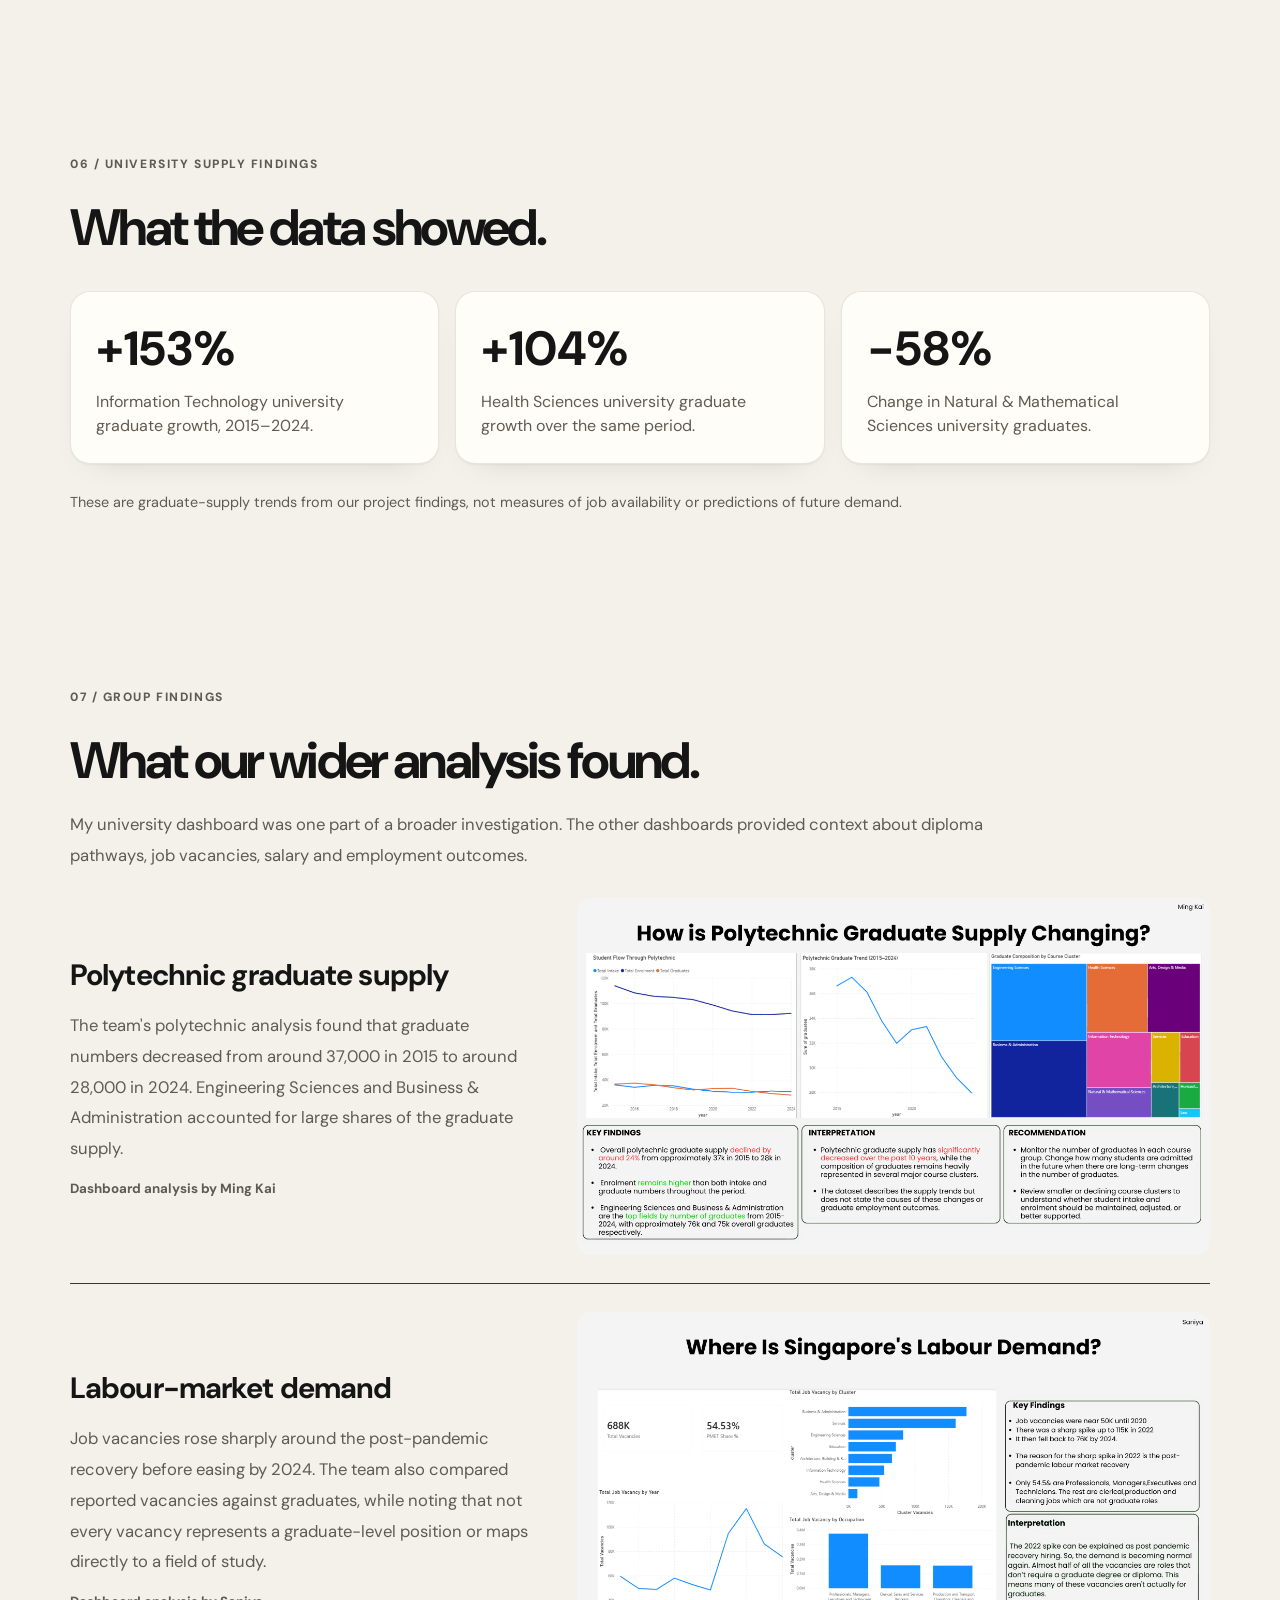
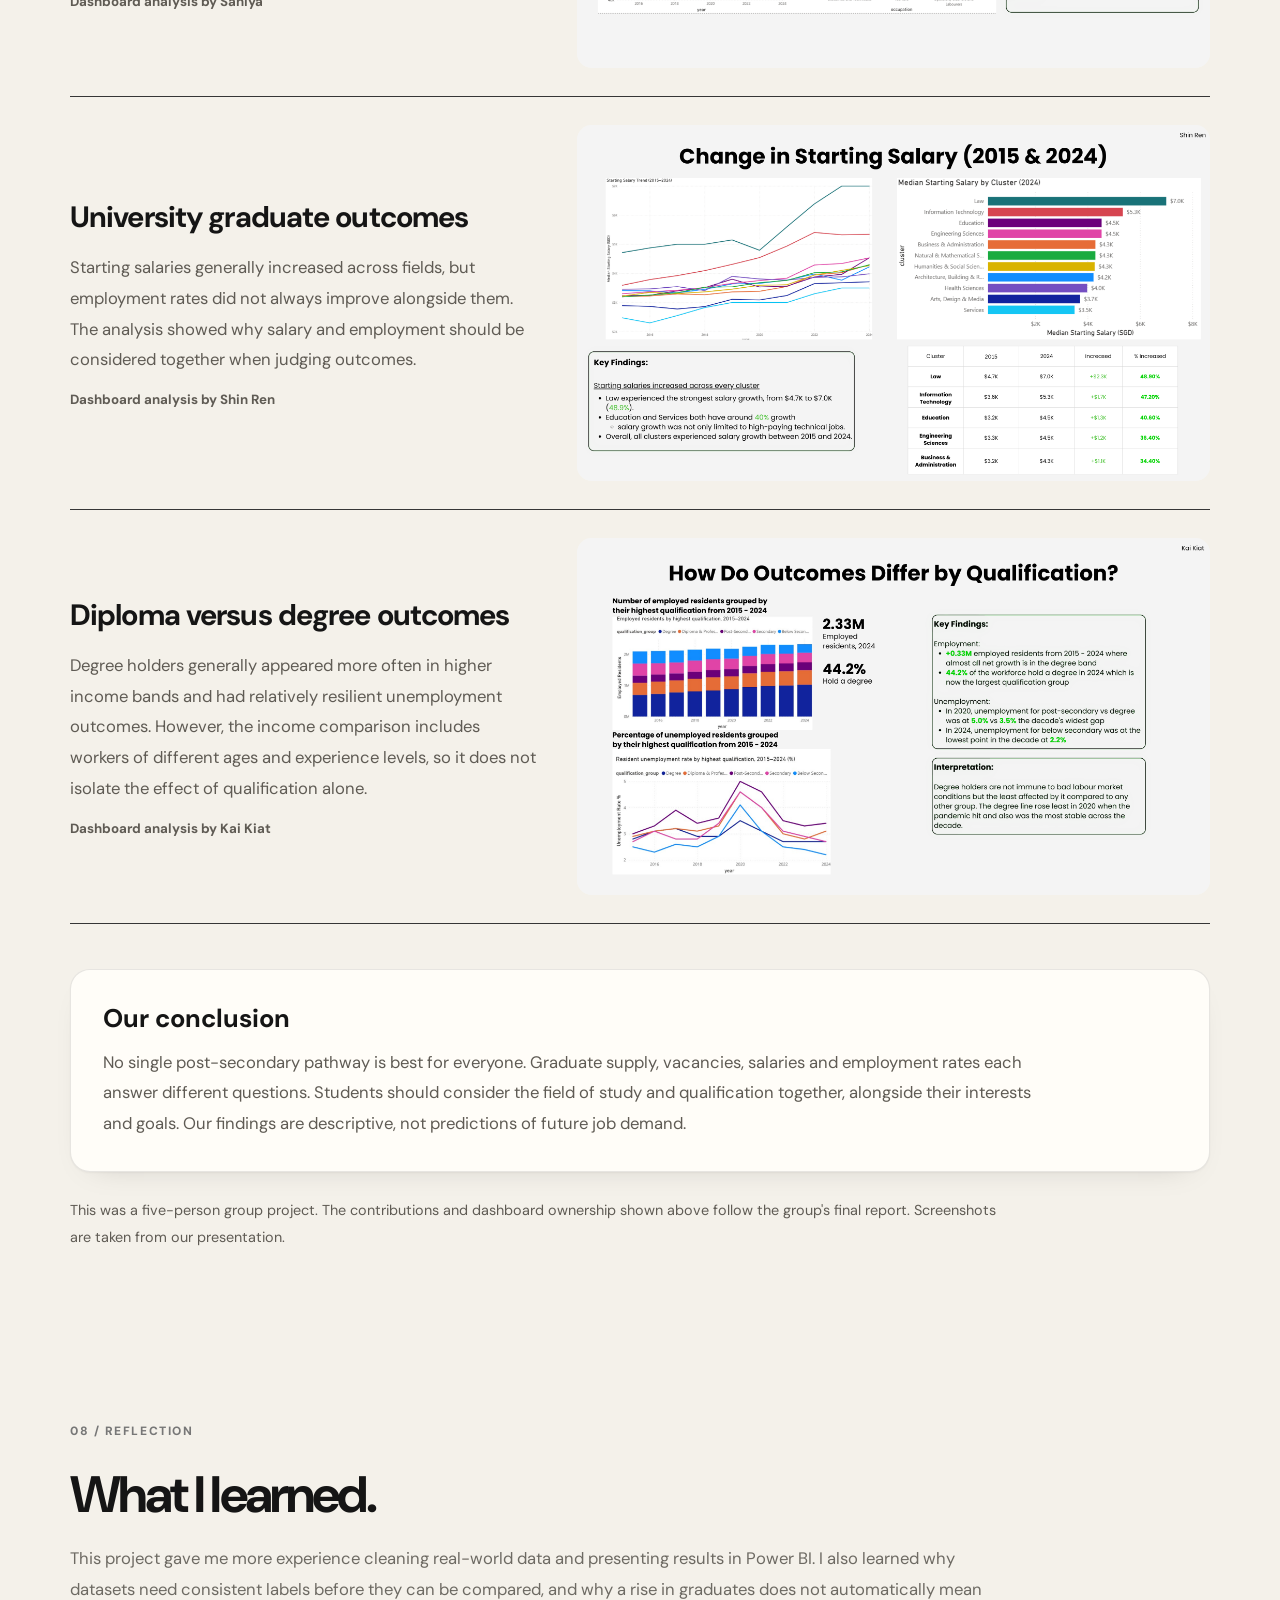
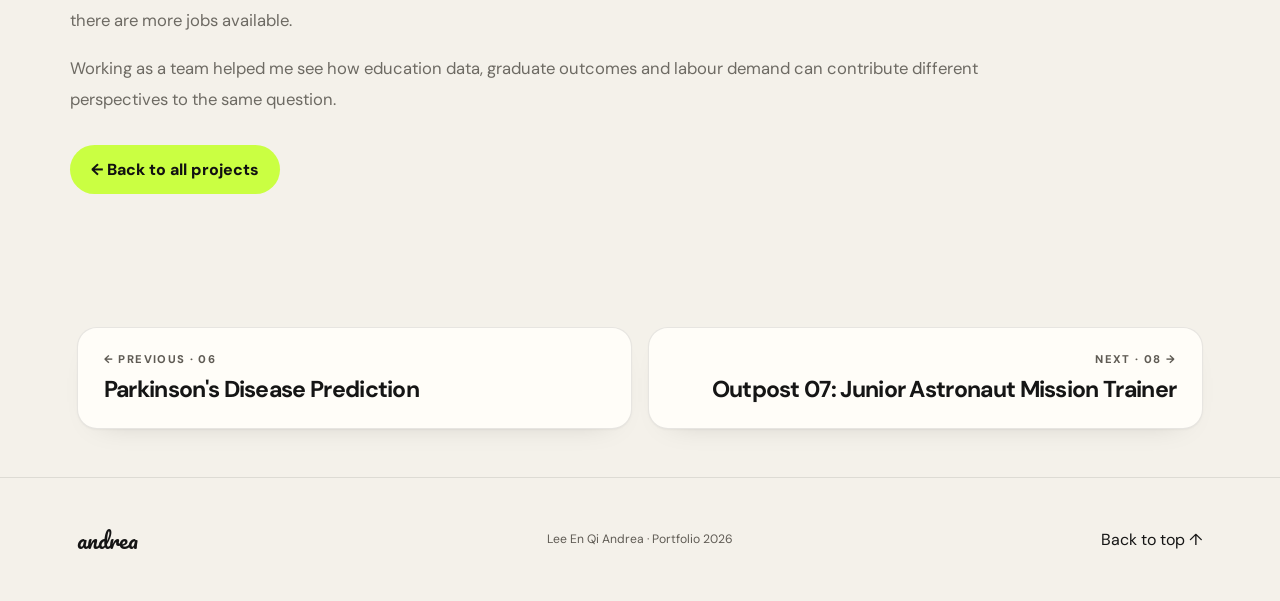
<file: projects/dpv-pathways.html>
<!DOCTYPE html>
<html lang="en">
<head>
<meta http-equiv="Cache-Control" content="no-cache">
<meta charset="UTF-8">
<meta name="viewport" content="width=device-width,initial-scale=1.0">
<meta name="description" content="Andrea Lee's data preparation and visualisation project analysing Singapore university graduate supply using Python, pandas and Power BI.">
<title>Education to Employment. | Andrea Lee</title>
  <script>(function(){var d=document.documentElement,K="theme";function g(){try{return localStorage.getItem(K)}catch(e){return null}}function s(v){try{localStorage.setItem(K,v)}catch(e){}}var m=window.matchMedia?matchMedia("(prefers-color-scheme: dark)"):null;function lab(){var dark=d.getAttribute("data-theme")==="dark",b=document.querySelectorAll(".theme-toggle");for(var i=0;i<b.length;i++){b[i].setAttribute("aria-label",dark?"Switch to day mode":"Switch to night mode");b[i].setAttribute("aria-pressed",dark?"true":"false")}}function apply(dark){if(dark)d.setAttribute("data-theme","dark");else d.removeAttribute("data-theme");lab()}var t=g();apply(t==="dark"||(t!=="light"&&!!m&&m.matches));document.addEventListener("click",function(e){var b=e.target&&e.target.closest?e.target.closest(".theme-toggle"):null;if(!b)return;var dark=d.getAttribute("data-theme")!=="dark";d.classList.add("theme-anim");apply(dark);s(dark?"dark":"light");setTimeout(function(){d.classList.remove("theme-anim")},450)});if(m&&m.addEventListener)m.addEventListener("change",function(e){if(!g())apply(e.matches)});document.addEventListener("DOMContentLoaded",lab)})()</script>
  <link rel="canonical" href="https://andrea-lee-portfolio.onrender.com/projects/dpv-pathways.html">
  <meta property="og:type" content="website">
  <meta property="og:site_name" content="Andrea Lee">
  <meta property="og:title" content="Singapore&#x27;s Graduate Pathways | Andrea Lee">
  <meta property="og:description" content="Andrea Lee&#x27;s data preparation and visualisation project analysing Singapore university graduate supply using Python, pandas and Power BI.">
  <meta property="og:url" content="https://andrea-lee-portfolio.onrender.com/projects/dpv-pathways.html">
  <meta property="og:image" content="https://andrea-lee-portfolio.onrender.com/static/images/dpv/university-supply-trends.png">
  <meta name="twitter:card" content="summary_large_image">
  <meta property="og:image:alt" content="Singapore&#x27;s Graduate Pathways | Andrea Lee">
  <meta name="twitter:title" content="Singapore&#x27;s Graduate Pathways | Andrea Lee">
  <meta name="twitter:description" content="Andrea Lee&#x27;s data preparation and visualisation project analysing Singapore university graduate supply using Python, pandas and Power BI.">
  <meta name="twitter:image" content="https://andrea-lee-portfolio.onrender.com/static/images/dpv/university-supply-trends.png">
  <link rel="icon" href="data:image/svg+xml,%3Csvg xmlns=%27http://www.w3.org/2000/svg%27 viewBox=%270 0 100 100%27%3E%3Crect width=%27100%27 height=%27100%27 rx=%2724%27 fill=%27%23111%27/%3E%3Ctext x=%2750%27 y=%2770%27 font-size=%2762%27 text-anchor=%27middle%27 fill=%27%23caff42%27 font-family=%27Georgia,serif%27 font-style=%27italic%27%3Ea%3C/text%3E%3C/svg%3E">
<link rel="preconnect" href="https://fonts.googleapis.com">
<link rel="preconnect" href="https://fonts.gstatic.com" crossorigin>
<link href="https://fonts.googleapis.com/css2?family=DM+Sans:wght@400;500;600;700&family=Pacifico&display=swap" rel="stylesheet">
<link rel="stylesheet" href="../static/css/style.css?v=20261119i">
<style>
.dpv-hero{padding:150px 6vw 92px;background:#f2efe8}
.dpv-hero .dpv-kicker{font-size:.75rem;letter-spacing:.13em;text-transform:uppercase;font-weight:800}
.dpv-hero h1{max-width:1000px;margin:24px 0;font-size:clamp(3rem,6.3vw,6.7rem);line-height:1.01;letter-spacing:-.065em;font-weight:700}
.dpv-intro{max-width:780px;color:#77736c;font-size:1.1rem;line-height:1.8}
.dpv-tags{display:flex;flex-wrap:wrap;gap:10px;margin-top:30px}
.dpv-tags span{padding:10px 16px;border-radius:30px;border:1px solid #bbb5ab;font-weight:700;font-size:.84rem}
.dpv-section{padding:85px 6vw;background:#fffdf7}
.dpv-section.dpv-dark{background:#111;color:#fff}
.dpv-section .dpv-label{font-size:.75rem;letter-spacing:.13em;text-transform:uppercase;font-weight:800;margin-bottom:25px;color:#777}
.dpv-section h2{font-weight:700;letter-spacing:-.05em;line-height:1.07;font-size:clamp(2.5rem,4.6vw,4.8rem);margin-bottom:25px}
.dpv-section p{max-width:930px;line-height:1.85;color:#6d6a63;font-size:1.04rem}
.dpv-dark p{color:#bdbdbd}
.dpv-process{margin-top:34px;display:grid;grid-template-columns:repeat(3,minmax(0,1fr));gap:20px}
.dpv-process article{background:#efebe2;border:1px solid #e3dcd0;padding:25px;border-radius:20px}
.dpv-process h3{font-size:1.4rem;margin:0 0 12px}
.dpv-process p{font-size:.94rem}
.dpv-figure{margin:35px 0 0;border-radius:22px;overflow:hidden;background:#fff;border:1px solid #333}
.dpv-figure img{width:100%;height:auto;display:block;object-fit:contain}
.dpv-figure figcaption{color:#aaa;padding:18px 22px;font-size:.9rem;line-height:1.7;background:#1b1b1b}
.dpv-findings{display:grid;grid-template-columns:repeat(3,1fr);gap:16px;margin-top:35px}
.dpv-finding{border:1px solid #353535;background:#1d1d1d;border-radius:20px;padding:25px}
.dpv-finding strong{display:block;color:#caff42;font-size:clamp(2rem,4vw,3rem)}
.dpv-finding span{display:block;color:#ddd;margin-top:10px;line-height:1.5}
.dpv-note{margin-top:25px;font-size:.9rem!important}
.dpv-back{display:inline-flex;margin-top:30px;padding:14px 21px;border-radius:40px;background:#caff42;color:#111;font-weight:800}
@media(max-width:720px){.dpv-hero{padding:115px 22px 60px}.dpv-section{padding:65px 22px}.dpv-process,.dpv-findings{grid-template-columns:1fr}.dpv-figure{border-radius:12px}}

.dpv-workstreams{grid-template-columns:repeat(3,minmax(0,1fr))}
.dpv-workstreams article{background:#232323;border-color:#3d3d3d;color:#fff}
.dpv-workstreams p{color:#c9c9c9}
.dpv-workstreams strong{color:#caff42}
.dpv-team-case{display:grid;grid-template-columns:.85fr 1.15fr;align-items:center;gap:30px;padding:38px 0;border-bottom:1px solid #363636}
.dpv-team-case h3{font-size:clamp(1.4rem,2.3vw,2.1rem);margin-bottom:16px;letter-spacing:-.03em}
.dpv-team-case img{width:100%;border-radius:14px;background:#f6f6f6;object-fit:contain}
.dpv-team-case small{display:block;margin-top:16px;color:#caff42;font-weight:700}
.dpv-takeaway{padding:32px;background:#272727;border-left:4px solid #caff42;margin-top:45px;border-radius:8px}
.dpv-takeaway h3{font-size:1.6rem;margin-bottom:12px}
@media(max-width:760px){.dpv-workstreams{grid-template-columns:1fr}.dpv-team-case{grid-template-columns:1fr}.dpv-team-case img{order:-1}}
</style>
  <link rel="stylesheet" href="../static/css/unified-project-style.css?v=20261119i">
<link rel="stylesheet" href="../static/css/smooth.css?v=20261119i">
<link rel="stylesheet" href="../static/css/theme.css?v=20261119i">
</head>
<body>
<header class="site-header">
  <a href="../#home" class="logo">andrea</a>
  <button id="menuBtn" class="menu-btn" type="button" aria-label="Open navigation menu" aria-expanded="false" aria-controls="nav">☰</button>
  <nav id="nav">
    <a href="../#home">Home</a>
    <a href="../#about">About</a>
    <a href="../pages/projects.html" aria-current="page">Projects</a>
    <a href="../pages/achievements.html">Achievements</a>
    <a href="../#contact">Contact</a>
    <a href="../static/resume.pdf" class="contact-pill nav-resume" target="_blank" rel="noopener noreferrer">Resume ↗</a>
  </nav>
<button class="theme-toggle" type="button" aria-label="Switch to night mode"><svg class="moon" viewBox="0 0 24 24" fill="none" stroke="currentColor" stroke-width="2" stroke-linecap="round" stroke-linejoin="round" aria-hidden="true"><path d="M21 12.8A9 9 0 1 1 11.2 3a7 7 0 0 0 9.8 9.8z"/></svg><svg class="sun" viewBox="0 0 24 24" fill="none" stroke="currentColor" stroke-width="2" stroke-linecap="round" aria-hidden="true"><circle cx="12" cy="12" r="4"/><path d="M12 2v2M12 20v2M4.9 4.9l1.4 1.4M17.7 17.7l1.4 1.4M2 12h2M20 12h2M4.9 19.1l1.4-1.4M17.7 6.3l1.4-1.4"/></svg></button>
</header>
<main>
<section class="dpv-hero">
  <p class="dpv-kicker">DATA ANALYTICS / DATA PREPARATION &amp; VISUALISATION</p>
  <h1>Education to Employment: Singapore's Graduate Job Market</h1>
  <p class="dpv-intro">How have graduate numbers changed in Singapore, and what does that mean for students choosing what to study? Our group explored graduate supply, labour-market demand and qualification outcomes using public Singapore datasets from 2015 to 2024. My focus was university graduate supply and Power BI visualisation.</p>
  <div class="dpv-tags"><span>Python</span><span>Pandas</span><span>Google Colab</span><span>Power BI</span><span>Data Visualisation</span><span>Group project · 2026</span></div>
</section>

<section class="dpv-section">
  <p class="dpv-label">01 / THE PROJECT</p>
  <h2>Looking beyond graduate numbers.</h2>
  <p>Our team explored whether different post-secondary pathways were associated with different job opportunities and outcomes in Singapore. We looked at university and polytechnic graduate supply, vacancies, employment, salaries and qualification outcomes, using a common analysis window of 2015–2024.</p>
  <p style="margin-top:18px">The wider project used seven public datasets. Each group member worked on a different area of the analysis. I was responsible for university graduate supply, and also helped with the team slides and data exploration.</p>
</section>


<section class="dpv-section dpv-dark" style="background:#171717">
  <p class="dpv-label">02 / TEAM ANALYSIS</p>
  <h2>Five perspectives, one question.</h2>
  <p>We split the project into five areas to avoid judging education pathways using just one statistic. Each person analysed a different part of the picture. The dashboards use public Singapore data covering the common period 2015–2024.</p>
  <div class="dpv-process dpv-workstreams">
    <article><h3>Polytechnic supply</h3><p>How intake, enrolment and graduate numbers changed across polytechnic fields. <strong>Led by Ming Kai.</strong></p></article>
    <article><h3>University supply</h3><p>How graduate numbers, composition and growth differed across university fields. <strong>My focus.</strong></p></article>
    <article><h3>Labour demand</h3><p>How job vacancies changed and how reported vacancies compared with graduate supply. <strong>Led by Saniya.</strong></p></article>
    <article><h3>University outcomes</h3><p>Employment rates and starting salaries across course clusters. <strong>Led by Shin Ren.</strong></p></article>
    <article><h3>Qualification outcomes</h3><p>Income and unemployment comparisons for diploma and degree holders. <strong>Led by Kai Kiat.</strong></p></article>
  </div>
</section>
<section class="dpv-section">
  <p class="dpv-label">03 / OUR METHOD</p>
  <h2>Making the datasets comparable.</h2>
  <p>Our group combined seven public datasets from Singapore government sources. We inspected and cleaned them in Google Colab using Python and pandas, then prepared five main analytical datasets for Power BI. To support comparisons, course, degree, industry and occupation labels were mapped into 11 common clusters, with approximately 292 mappings. We checked missing values, corrected types and applied filters to avoid double counting.</p>
  <div class="dpv-process">
    <article><h3>7 raw datasets</h3><p>Education supply, graduate outcomes, vacancies, income and unemployment.</p></article>
    <article><h3>11 common clusters</h3><p>Shared subject groupings for more consistent descriptive comparisons.</p></article>
    <article><h3>Power BI dashboards</h3><p>Charts for trends, composition, vacancies, employment and income outcomes.</p></article>
  </div>
</section>

<section class="dpv-section">
  <p class="dpv-label">04 / MY CONTRIBUTION</p>
  <h2>Preparing the data.</h2>
  <p>I explored the university supply dataset using Python and pandas, checked missing values and duplicate records, and worked with the team's shared course-cluster categories. Missing numerical observations were kept as unavailable values rather than changing them to zero. This helped avoid misleading totals and comparisons in Power BI.</p>
  <div class="dpv-process">
    <article><h3>01 / Explore</h3><p>Review the university dataset, column types, missing values and duplicate records.</p></article>
    <article><h3>02 / Prepare</h3><p>Clean and standardise course categories to align with the team's shared clusters.</p></article>
    <article><h3>03 / Visualise</h3><p>Build Power BI charts showing trends, intake and enrolment, graduate composition and growth.</p></article>
  </div>
</section>

<section class="dpv-section dpv-dark">
  <p class="dpv-label">05 / MY POWER BI DASHBOARDS</p>
  <h2>University graduate supply.</h2>
  <p>I created visuals to understand how university graduate supply changed across course clusters. These included graduate trends, an intake–enrolment–graduate comparison, composition by field and growth from 2015 to 2024.</p>
  <figure class="dpv-figure">
    <img src="../static/images/dpv/university-supply-trends.png" alt="Andrea's Power BI university graduate trend and intake enrolment graduate comparison with findings" loading="lazy">
    <figcaption>University graduate supply trends and intake, enrolment and graduate comparison — from our group presentation.</figcaption>
  </figure>
  <figure class="dpv-figure">
    <img src="../static/images/dpv/university-supply-growth.png" alt="Andrea's Power BI university graduate composition and growth visualisations" loading="lazy">
    <figcaption>Graduate composition and percentage growth across university fields — from our group presentation.</figcaption>
  </figure>
</section>

<section class="dpv-section dpv-dark" style="background:#1b1b1b">
  <p class="dpv-label">06 / UNIVERSITY SUPPLY FINDINGS</p>
  <h2>What the data showed.</h2>
  <div class="dpv-findings">
    <div class="dpv-finding"><strong>+153%</strong><span>Information Technology university graduate growth, 2015–2024.</span></div>
    <div class="dpv-finding"><strong>+104%</strong><span>Health Sciences university graduate growth over the same period.</span></div>
    <div class="dpv-finding"><strong>−58%</strong><span>Change in Natural &amp; Mathematical Sciences university graduates.</span></div>
  </div>
  <p class="dpv-note">These are graduate-supply trends from our project findings, not measures of job availability or predictions of future demand.</p>
</section>


<section class="dpv-section dpv-dark dpv-team-results">
  <p class="dpv-label">07 / GROUP FINDINGS</p>
  <h2>What our wider analysis found.</h2>
  <p>My university dashboard was one part of a broader investigation. The other dashboards provided context about diploma pathways, job vacancies, salary and employment outcomes.</p>
  <div class="dpv-team-case">
    <div><h3>Polytechnic graduate supply</h3><p>The team's polytechnic analysis found that graduate numbers decreased from around 37,000 in 2015 to around 28,000 in 2024. Engineering Sciences and Business &amp; Administration accounted for large shares of the graduate supply.</p><small>Dashboard analysis by Ming Kai</small></div>
    <img src="../static/images/dpv/polytechnic-supply.png" alt="Polytechnic graduate supply dashboards and findings from the group presentation" loading="lazy">
  </div>
  <div class="dpv-team-case">
    <div><h3>Labour-market demand</h3><p>Job vacancies rose sharply around the post-pandemic recovery before easing by 2024. The team also compared reported vacancies against graduates, while noting that not every vacancy represents a graduate-level position or maps directly to a field of study.</p><small>Dashboard analysis by Saniya</small></div>
    <img src="../static/images/dpv/labour-demand.png" alt="Labour demand analysis dashboards from the group presentation" loading="lazy">
  </div>
  <div class="dpv-team-case">
    <div><h3>University graduate outcomes</h3><p>Starting salaries generally increased across fields, but employment rates did not always improve alongside them. The analysis showed why salary and employment should be considered together when judging outcomes.</p><small>Dashboard analysis by Shin Ren</small></div>
    <img src="../static/images/dpv/graduate-outcomes.png" alt="University graduate salary outcome dashboards from the group presentation" loading="lazy">
  </div>
  <div class="dpv-team-case">
    <div><h3>Diploma versus degree outcomes</h3><p>Degree holders generally appeared more often in higher income bands and had relatively resilient unemployment outcomes. However, the income comparison includes workers of different ages and experience levels, so it does not isolate the effect of qualification alone.</p><small>Dashboard analysis by Kai Kiat</small></div>
    <img src="../static/images/dpv/qualification-outcomes.png" alt="Qualification-level employment and unemployment dashboards from the group presentation" loading="lazy">
  </div>
  <div class="dpv-takeaway"><h3>Our conclusion</h3><p>No single post-secondary pathway is best for everyone. Graduate supply, vacancies, salaries and employment rates each answer different questions. Students should consider the field of study and qualification together, alongside their interests and goals. Our findings are descriptive, not predictions of future job demand.</p></div>
  <p class="dpv-note">This was a five-person group project. The contributions and dashboard ownership shown above follow the group's final report. Screenshots are taken from our presentation.</p>
</section>

<section class="dpv-section">
  <p class="dpv-label">08 / REFLECTION</p>
  <h2>What I learned.</h2>
  <p>This project gave me more experience cleaning real-world data and presenting results in Power BI. I also learned why datasets need consistent labels before they can be compared, and why a rise in graduates does not automatically mean there are more jobs available.</p>
  <p style="margin-top:18px">Working as a team helped me see how education data, graduate outcomes and labour demand can contribute different perspectives to the same question.</p>
  <a class="dpv-back" href="../pages/projects.html">← Back to all projects</a>
</section>
<nav class="project-pager" aria-label="More projects">
  <a class="project-pager-link prev" href="parkinsons-prediction.html"><span>← Previous · 06</span><strong>Parkinson's Disease Prediction</strong></a>
  <a class="project-pager-link next" href="lunar-expedition.html"><span>Next · 08 →</span><strong>Outpost 07: Junior Astronaut Mission Trainer</strong></a>
</nav>
</main>
<footer><a class="logo" href="../">andrea</a><p>Lee En Qi Andrea · Portfolio 2026</p><a href="#">Back to top ↑</a></footer>
  <script src="../static/js/project-image-viewer.js?v=20261119i" defer></script>
<script src="../static/js/main.js?v=20261119i"></script>
<script src="../static/js/interactions.js?v=20261119i" defer></script>
</body>
</html>
</file>
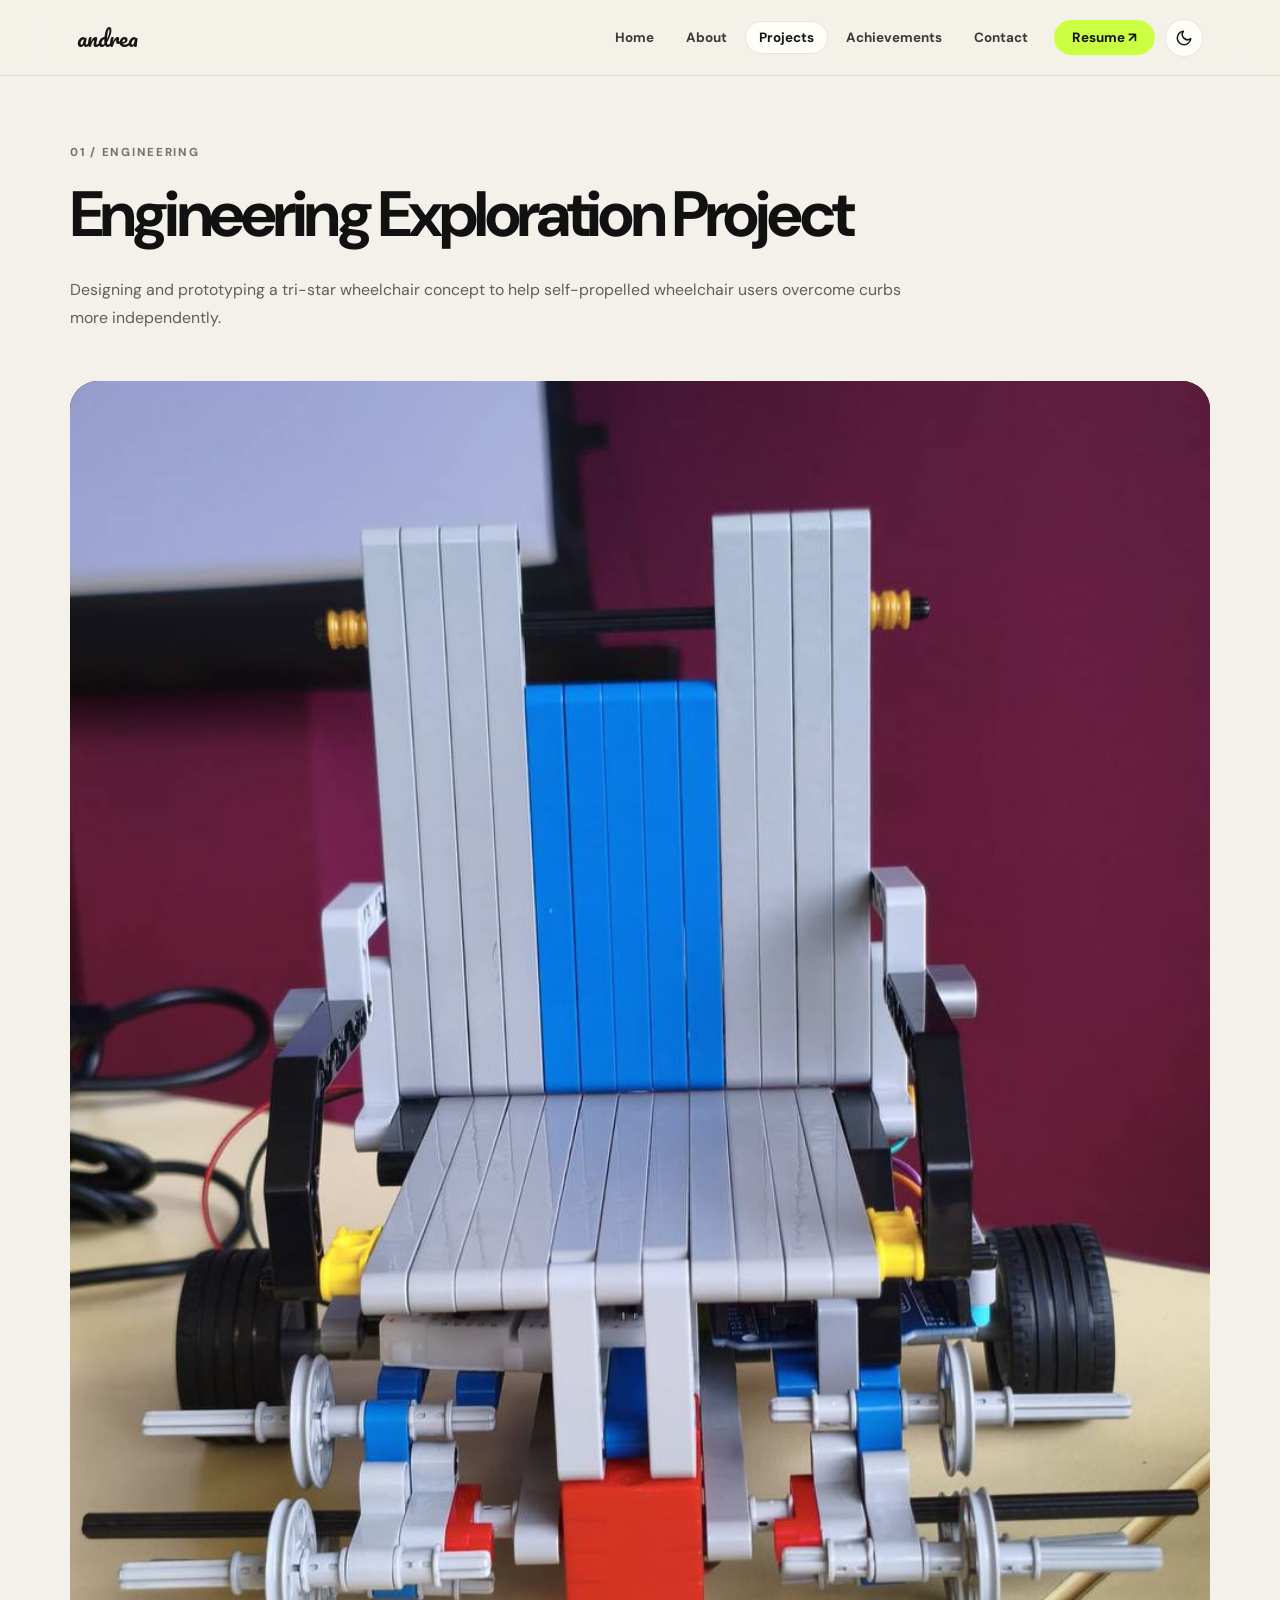
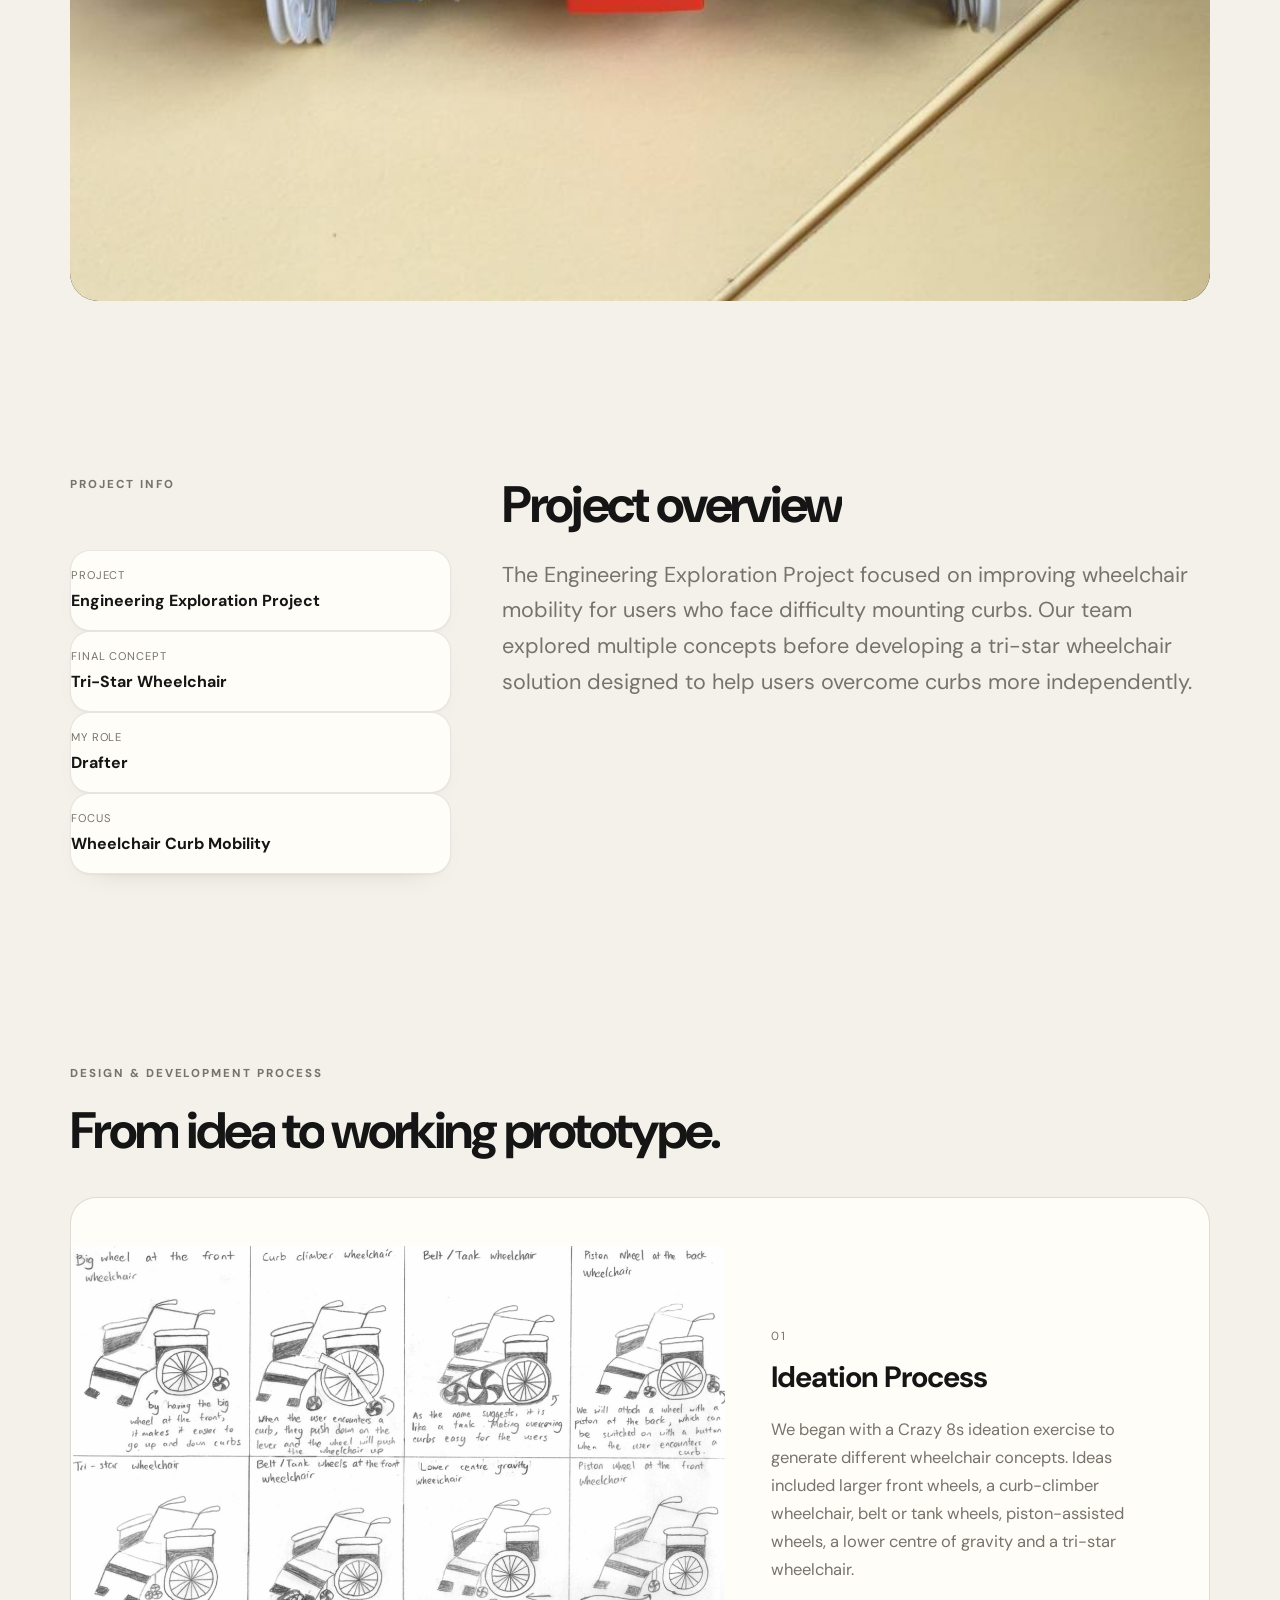
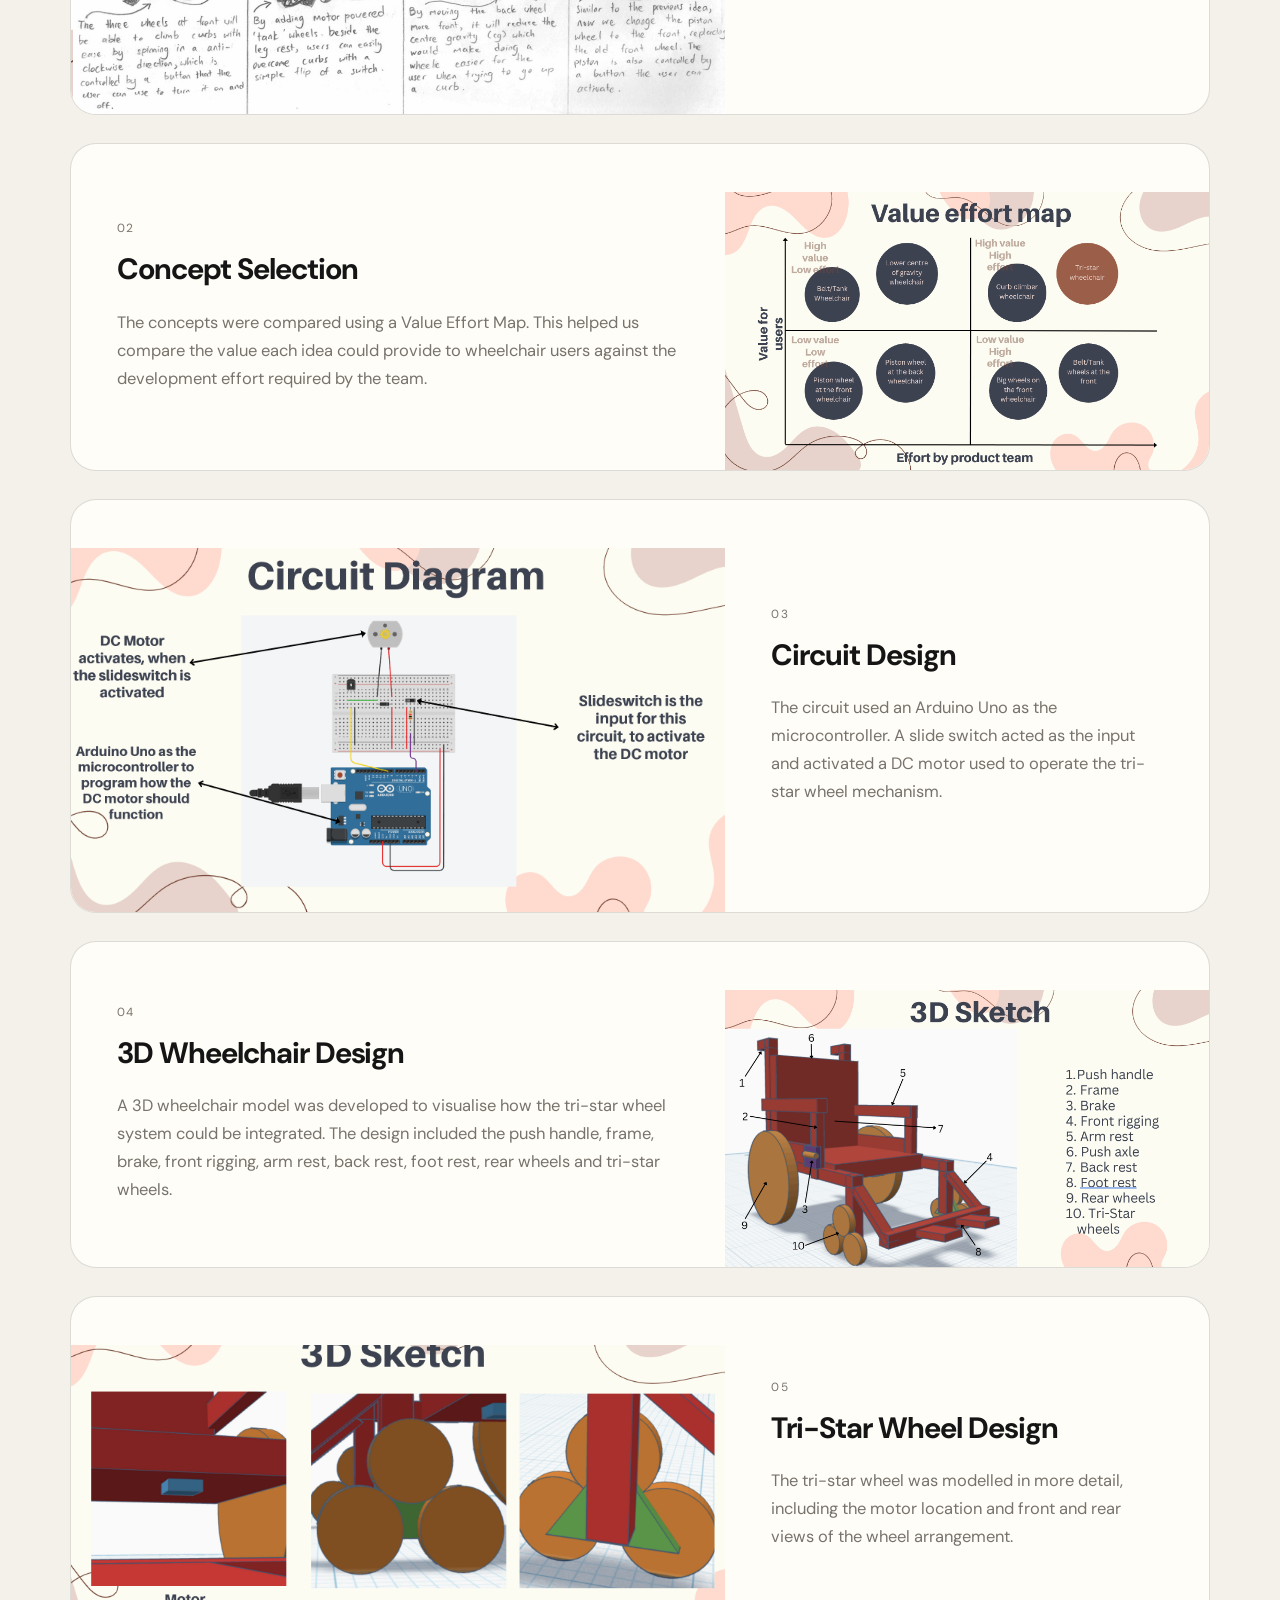
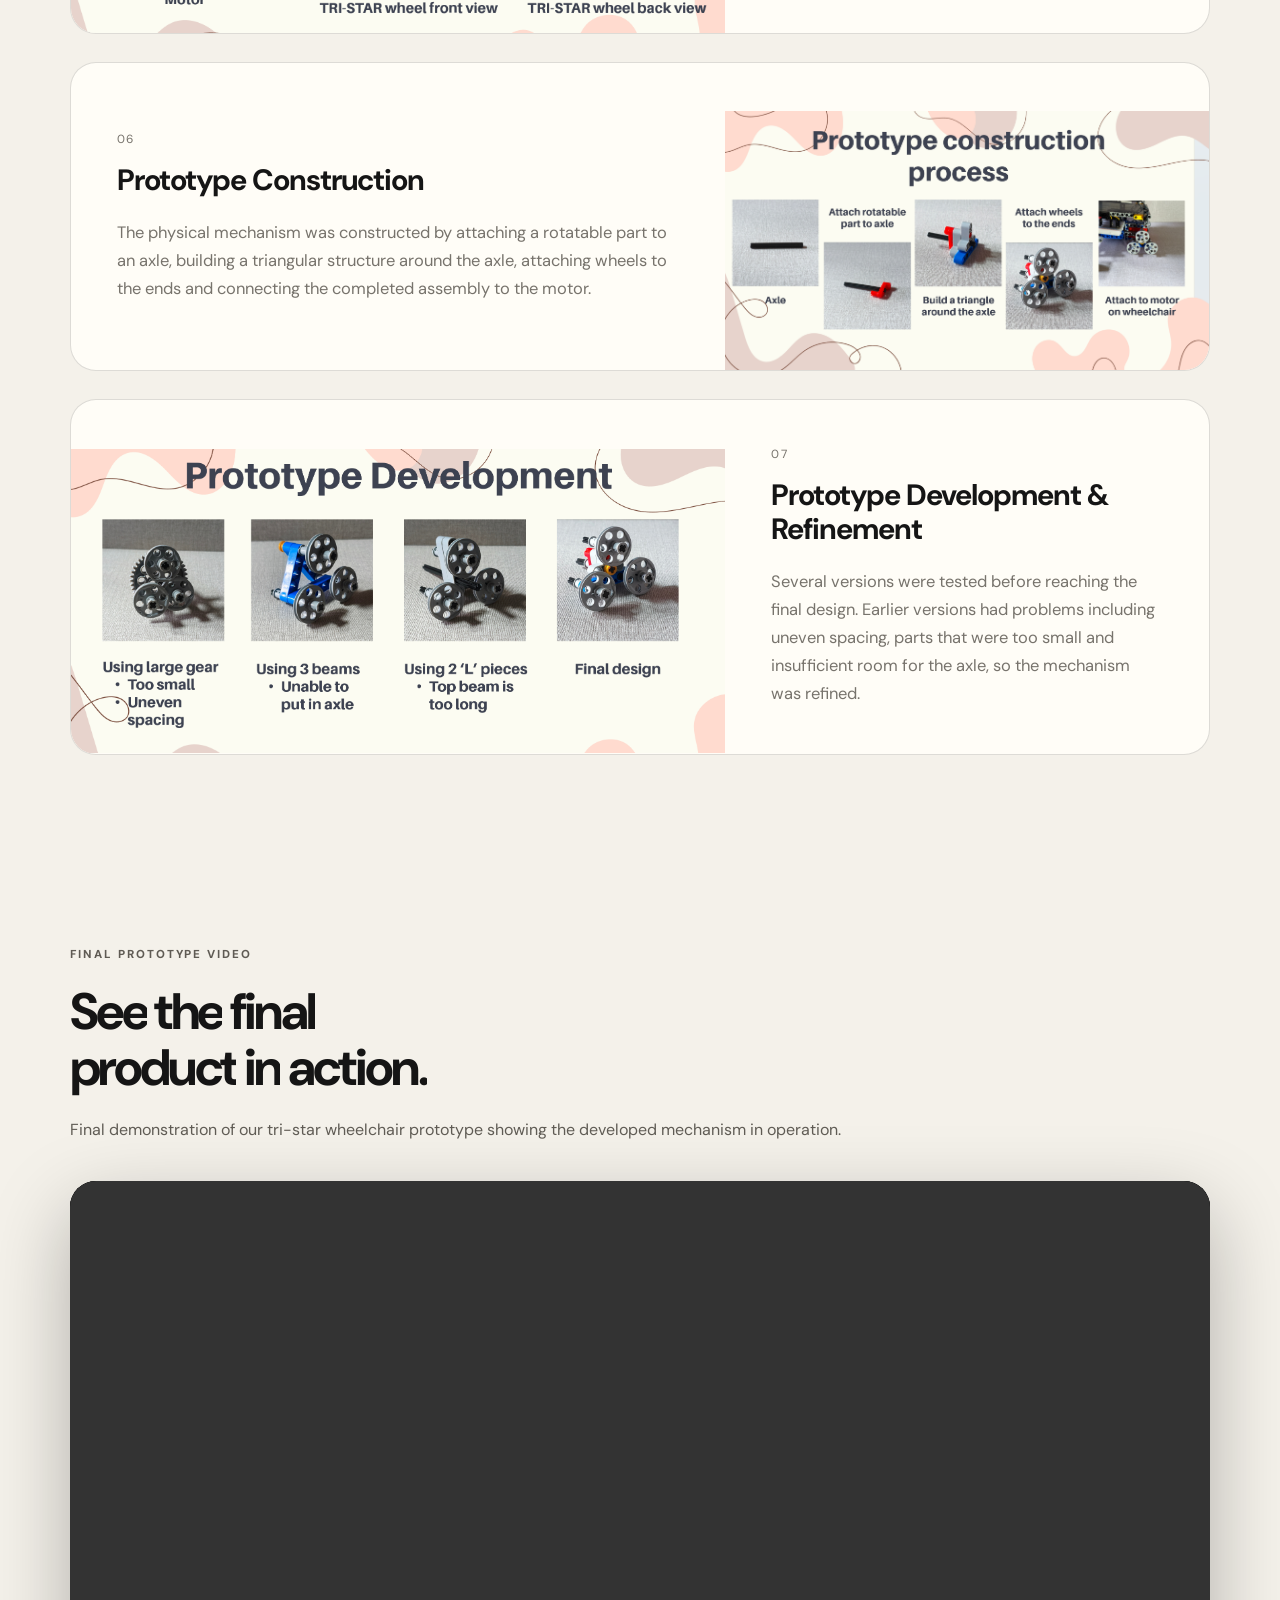
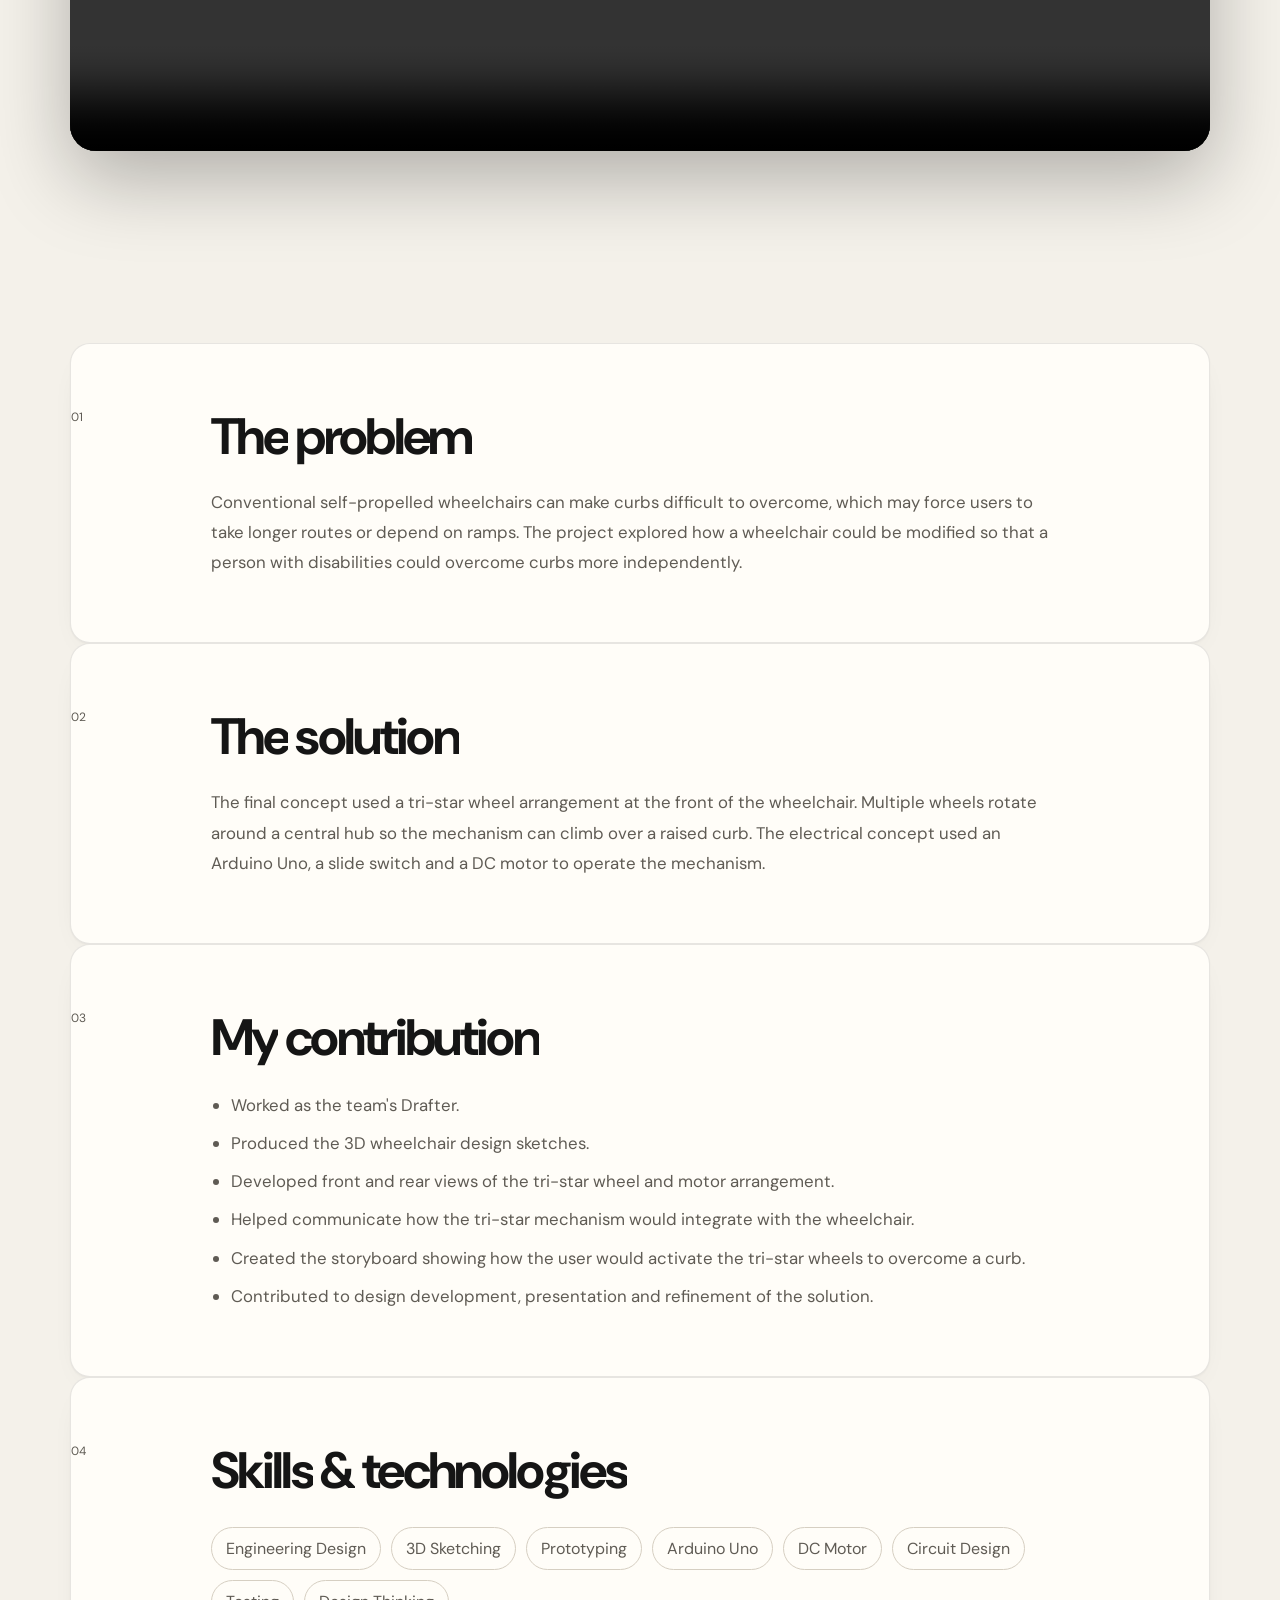
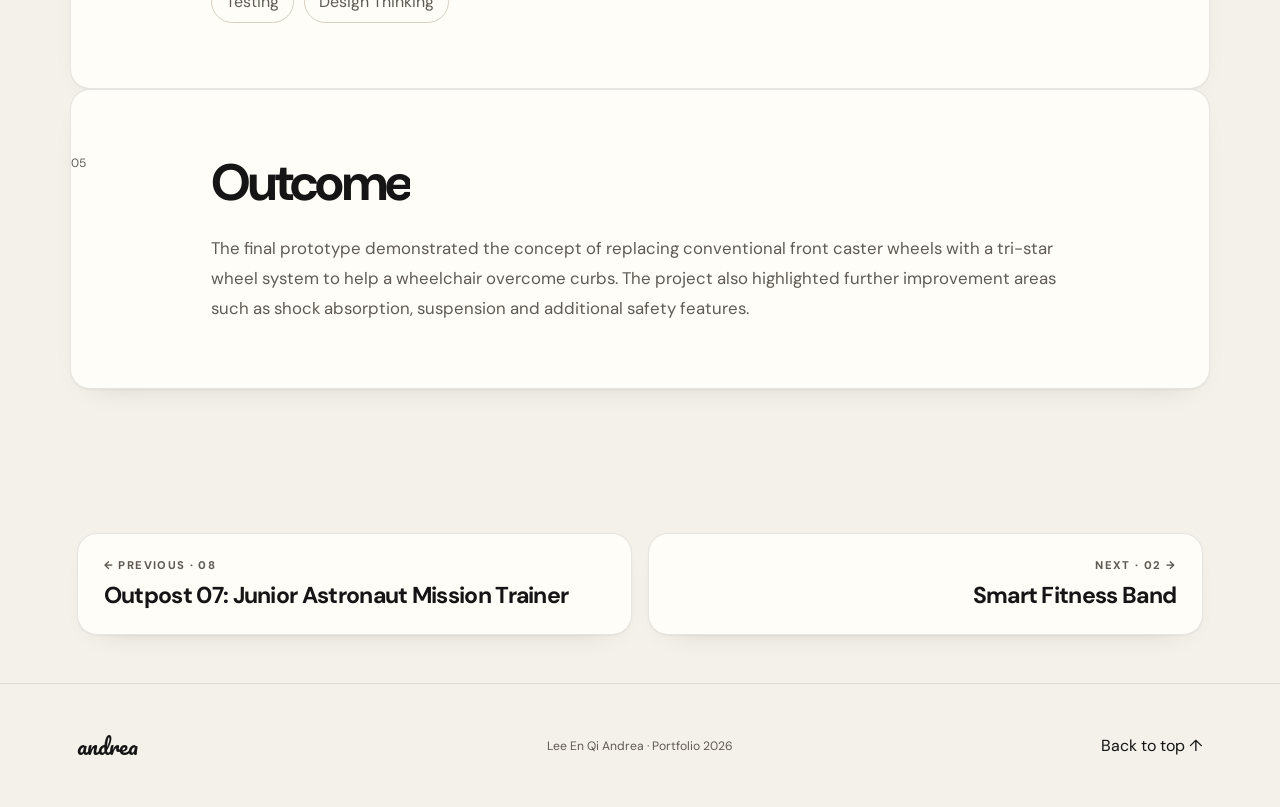
<file: projects/engineering.html>
<!DOCTYPE html>
<html lang="en">
<head>
  <meta http-equiv="Cache-Control" content="no-cache">
<meta charset="UTF-8">
  <meta name="viewport" content="width=device-width, initial-scale=1.0">
  <meta name="description" content="Andrea Lee&#x27;s Engineering Exploration Project: from ideation to a working tri-star wheelchair prototype.">
<title>Engineering Exploration Project | Andrea Lee</title>
  <script>(function(){var d=document.documentElement,K="theme";function g(){try{return localStorage.getItem(K)}catch(e){return null}}function s(v){try{localStorage.setItem(K,v)}catch(e){}}var m=window.matchMedia?matchMedia("(prefers-color-scheme: dark)"):null;function lab(){var dark=d.getAttribute("data-theme")==="dark",b=document.querySelectorAll(".theme-toggle");for(var i=0;i<b.length;i++){b[i].setAttribute("aria-label",dark?"Switch to day mode":"Switch to night mode");b[i].setAttribute("aria-pressed",dark?"true":"false")}}function apply(dark){if(dark)d.setAttribute("data-theme","dark");else d.removeAttribute("data-theme");lab()}var t=g();apply(t==="dark"||(t!=="light"&&!!m&&m.matches));document.addEventListener("click",function(e){var b=e.target&&e.target.closest?e.target.closest(".theme-toggle"):null;if(!b)return;var dark=d.getAttribute("data-theme")!=="dark";d.classList.add("theme-anim");apply(dark);s(dark?"dark":"light");setTimeout(function(){d.classList.remove("theme-anim")},450)});if(m&&m.addEventListener)m.addEventListener("change",function(e){if(!g())apply(e.matches)});document.addEventListener("DOMContentLoaded",lab)})()</script>
  <link rel="canonical" href="https://andrea-lee-portfolio.onrender.com/projects/engineering.html">
  <meta property="og:type" content="website">
  <meta property="og:site_name" content="Andrea Lee">
  <meta property="og:title" content="Engineering Exploration Project | Andrea Lee">
  <meta property="og:description" content="Andrea Lee&#x27;s Engineering Exploration Project: from ideation to a working tri-star wheelchair prototype.">
  <meta property="og:url" content="https://andrea-lee-portfolio.onrender.com/projects/engineering.html">
  <meta property="og:image" content="https://andrea-lee-portfolio.onrender.com/static/images/engineering-wheelchair-cover.jpg">
  <meta name="twitter:card" content="summary_large_image">
  <meta property="og:image:alt" content="Engineering Exploration Project | Andrea Lee">
  <meta name="twitter:title" content="Engineering Exploration Project | Andrea Lee">
  <meta name="twitter:description" content="Andrea Lee&#x27;s Engineering Exploration Project: from ideation to a working tri-star wheelchair prototype.">
  <meta name="twitter:image" content="https://andrea-lee-portfolio.onrender.com/static/images/engineering-wheelchair-cover.jpg">
  <link rel="icon" href="data:image/svg+xml,%3Csvg xmlns=%27http://www.w3.org/2000/svg%27 viewBox=%270 0 100 100%27%3E%3Crect width=%27100%27 height=%27100%27 rx=%2724%27 fill=%27%23111%27/%3E%3Ctext x=%2750%27 y=%2770%27 font-size=%2762%27 text-anchor=%27middle%27 fill=%27%23caff42%27 font-family=%27Georgia,serif%27 font-style=%27italic%27%3Ea%3C/text%3E%3C/svg%3E">
  <link rel="preconnect" href="https://fonts.googleapis.com">
  <link rel="preconnect" href="https://fonts.gstatic.com" crossorigin>
  <link href="https://fonts.googleapis.com/css2?family=DM+Sans:wght@400;500;600;700&family=Pacifico&display=swap" rel="stylesheet">
  <link rel="stylesheet" href="../static/css/style.css?v=20261119i">
  <link rel="stylesheet" href="../static/css/unified-project-style.css?v=20261119i">
<link rel="stylesheet" href="../static/css/smooth.css?v=20261119i">
<link rel="stylesheet" href="../static/css/theme.css?v=20261119i">
</head>
<body class="project-page">
<div id="progressBar" class="progress-bar"></div>
<header class="site-header">
  <a href="../#home" class="logo">andrea</a>
  <button id="menuBtn" class="menu-btn" type="button" aria-label="Open navigation menu" aria-expanded="false" aria-controls="nav">☰</button>
  <nav id="nav">
    <a href="../#home">Home</a>
    <a href="../#about">About</a>
    <a href="../pages/projects.html" aria-current="page">Projects</a>
    <a href="../pages/achievements.html">Achievements</a>
    <a href="../#contact">Contact</a>
    <a href="../static/resume.pdf" class="contact-pill nav-resume" target="_blank" rel="noopener noreferrer">Resume ↗</a>
  </nav>
<button class="theme-toggle" type="button" aria-label="Switch to night mode"><svg class="moon" viewBox="0 0 24 24" fill="none" stroke="currentColor" stroke-width="2" stroke-linecap="round" stroke-linejoin="round" aria-hidden="true"><path d="M21 12.8A9 9 0 1 1 11.2 3a7 7 0 0 0 9.8 9.8z"/></svg><svg class="sun" viewBox="0 0 24 24" fill="none" stroke="currentColor" stroke-width="2" stroke-linecap="round" aria-hidden="true"><circle cx="12" cy="12" r="4"/><path d="M12 2v2M12 20v2M4.9 4.9l1.4 1.4M17.7 17.7l1.4 1.4M2 12h2M20 12h2M4.9 19.1l1.4-1.4M17.7 6.3l1.4-1.4"/></svg></button>
</header>

<main>
<section class="case-hero">
  <div class="case-heading reveal">
    <p class="case-kicker">01 / ENGINEERING</p>
    <h1>Engineering Exploration Project</h1>
    <p>Designing and prototyping a tri-star wheelchair concept to help self-propelled wheelchair users overcome curbs more independently.</p>
  </div>
  <div class="case-cover reveal">
    
      <img loading="lazy" decoding="async" src="../static/images/wheelchair.jpg" alt="Engineering Exploration Project">
    
  </div>
</section>


<section class="case-summary section">
  <div class="case-side reveal">
    <p class="section-label">PROJECT INFO</p>
    <div class="info-block"><span>Project</span><strong>Engineering Exploration Project</strong></div>
    <div class="info-block"><span>Final Concept</span><strong>Tri-Star Wheelchair</strong></div>
    <div class="info-block"><span>My Role</span><strong>Drafter</strong></div>
    <div class="info-block"><span>Focus</span><strong>Wheelchair Curb Mobility</strong></div>
  </div>
  <div class="case-main reveal">
    <h2>Project overview</h2>
    <p class="case-lead">The Engineering Exploration Project focused on improving wheelchair mobility for users who face difficulty mounting curbs. Our team explored multiple concepts before developing a tri-star wheelchair solution designed to help users overcome curbs more independently.</p>
  </div>
</section>

<section class="visual-journey section">
  <div class="journey-heading reveal">
    <p class="section-label">DESIGN & DEVELOPMENT PROCESS</p>
    <h2>From idea to working prototype.</h2>
  </div>
  <div class="journey-list">
    
    <article class="journey-row reveal">
      <div class="journey-image"><img loading="lazy" decoding="async" src="../static/images/engineering/ideation.png" alt="Ideation Process"></div>
      <div class="journey-copy">
        <span>01</span>
        <h3>Ideation Process</h3>
        <p>We began with a Crazy 8s ideation exercise to generate different wheelchair concepts. Ideas included larger front wheels, a curb-climber wheelchair, belt or tank wheels, piston-assisted wheels, a lower centre of gravity and a tri-star wheelchair.</p>
      </div>
    </article>
    
    <article class="journey-row reveal">
      <div class="journey-image"><img loading="lazy" decoding="async" src="../static/images/engineering/value-effort-map.png" alt="Concept Selection"></div>
      <div class="journey-copy">
        <span>02</span>
        <h3>Concept Selection</h3>
        <p>The concepts were compared using a Value Effort Map. This helped us compare the value each idea could provide to wheelchair users against the development effort required by the team.</p>
      </div>
    </article>
    
    <article class="journey-row reveal">
      <div class="journey-image"><img loading="lazy" decoding="async" src="../static/images/engineering/circuit-diagram.png" alt="Circuit Design"></div>
      <div class="journey-copy">
        <span>03</span>
        <h3>Circuit Design</h3>
        <p>The circuit used an Arduino Uno as the microcontroller. A slide switch acted as the input and activated a DC motor used to operate the tri-star wheel mechanism.</p>
      </div>
    </article>
    
    <article class="journey-row reveal">
      <div class="journey-image"><img loading="lazy" decoding="async" src="../static/images/engineering/wheelchair-3d.png" alt="3D Wheelchair Design"></div>
      <div class="journey-copy">
        <span>04</span>
        <h3>3D Wheelchair Design</h3>
        <p>A 3D wheelchair model was developed to visualise how the tri-star wheel system could be integrated. The design included the push handle, frame, brake, front rigging, arm rest, back rest, foot rest, rear wheels and tri-star wheels.</p>
      </div>
    </article>
    
    <article class="journey-row reveal">
      <div class="journey-image"><img loading="lazy" decoding="async" src="../static/images/engineering/tristar-3d.png" alt="Tri-Star Wheel Design"></div>
      <div class="journey-copy">
        <span>05</span>
        <h3>Tri-Star Wheel Design</h3>
        <p>The tri-star wheel was modelled in more detail, including the motor location and front and rear views of the wheel arrangement.</p>
      </div>
    </article>
    
    <article class="journey-row reveal">
      <div class="journey-image"><img loading="lazy" decoding="async" src="../static/images/engineering/prototype-construction.png" alt="Prototype Construction"></div>
      <div class="journey-copy">
        <span>06</span>
        <h3>Prototype Construction</h3>
        <p>The physical mechanism was constructed by attaching a rotatable part to an axle, building a triangular structure around the axle, attaching wheels to the ends and connecting the completed assembly to the motor.</p>
      </div>
    </article>
    
    <article class="journey-row reveal">
      <div class="journey-image"><img loading="lazy" decoding="async" src="../static/images/engineering/prototype-development.png" alt="Prototype Development & Refinement"></div>
      <div class="journey-copy">
        <span>07</span>
        <h3>Prototype Development & Refinement</h3>
        <p>Several versions were tested before reaching the final design. Earlier versions had problems including uneven spacing, parts that were too small and insufficient room for the axle, so the mechanism was refined.</p>
      </div>
    </article>
    
  </div>
</section>

<section class="fitness-video section">

    <div class="journey-heading reveal">
        <p class="section-label">FINAL PROTOTYPE VIDEO</p>

        <h2>
            See the final
            <br>product in action.
        </h2>

        <p>
            Final demonstration of our tri-star wheelchair prototype
            showing the developed mechanism in operation.
        </p>
    </div>

    <div class="video-container reveal">
        <video
            controls
            playsinline
            preload="metadata"
        >
            <source
                src="../static/videos/engineering-demo.mp4"
                type="video/mp4"
            >
            Your browser does not support HTML video.
        </video>
    </div>

</section>

<section class="case-sections section">
  <article class="case-block reveal"><span>01</span><div><h2>The problem</h2><p>Conventional self-propelled wheelchairs can make curbs difficult to overcome, which may force users to take longer routes or depend on ramps. The project explored how a wheelchair could be modified so that a person with disabilities could overcome curbs more independently.</p></div></article>
  <article class="case-block reveal"><span>02</span><div><h2>The solution</h2><p>The final concept used a tri-star wheel arrangement at the front of the wheelchair. Multiple wheels rotate around a central hub so the mechanism can climb over a raised curb. The electrical concept used an Arduino Uno, a slide switch and a DC motor to operate the mechanism.</p></div></article>
  <article class="case-block reveal"><span>03</span><div><h2>My contribution</h2><ul><li>Worked as the team's Drafter.</li><li>Produced the 3D wheelchair design sketches.</li><li>Developed front and rear views of the tri-star wheel and motor arrangement.</li><li>Helped communicate how the tri-star mechanism would integrate with the wheelchair.</li><li>Created the storyboard showing how the user would activate the tri-star wheels to overcome a curb.</li><li>Contributed to design development, presentation and refinement of the solution.</li></ul></div></article>
  <article class="case-block reveal"><span>04</span><div><h2>Skills & technologies</h2><div class="tool-tags"><span>Engineering Design</span><span>3D Sketching</span><span>Prototyping</span><span>Arduino Uno</span><span>DC Motor</span><span>Circuit Design</span><span>Testing</span><span>Design Thinking</span></div></div></article>
  <article class="case-block reveal"><span>05</span><div><h2>Outcome</h2><p>The final prototype demonstrated the concept of replacing conventional front caster wheels with a tri-star wheel system to help a wheelchair overcome curbs. The project also highlighted further improvement areas such as shock absorption, suspension and additional safety features.</p></div></article>
</section>



<nav class="project-pager" aria-label="More projects">
  <a class="project-pager-link prev" href="lunar-expedition.html"><span>← Previous · 08</span><strong>Outpost 07: Junior Astronaut Mission Trainer</strong></a>
  <a class="project-pager-link next" href="fitness.html"><span>Next · 02 →</span><strong>Smart Fitness Band</strong></a>
</nav>
</main>

<footer>
  <a class="logo" href="../">andrea</a>
  <p>Lee En Qi Andrea · Portfolio 2026</p>
  <a href="#">Back to top ↑</a>
</footer>
<script src="../static/js/main.js?v=20261119i"></script>
<script src="../static/js/interactions.js?v=20261119i" defer></script>
  <script src="../static/js/project-image-viewer.js?v=20261119i" defer></script>
</body>
</html>
</file>
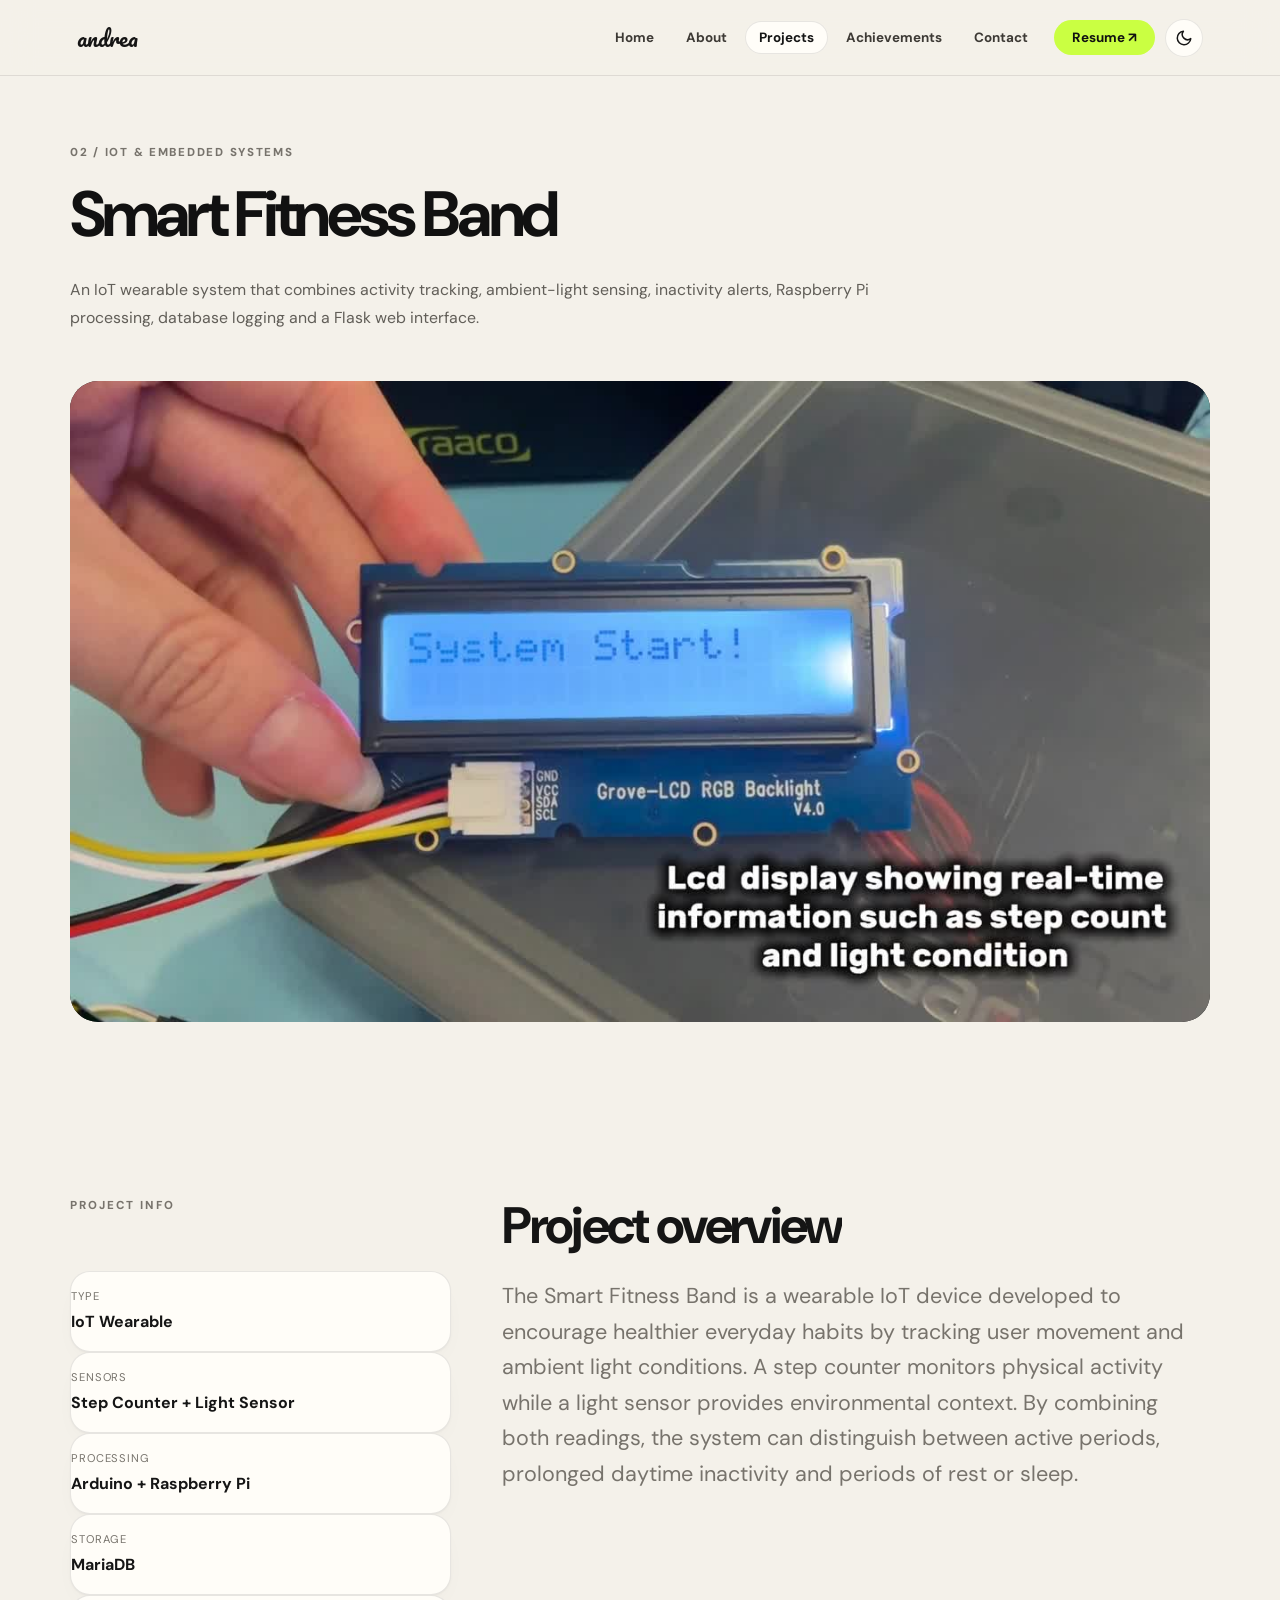
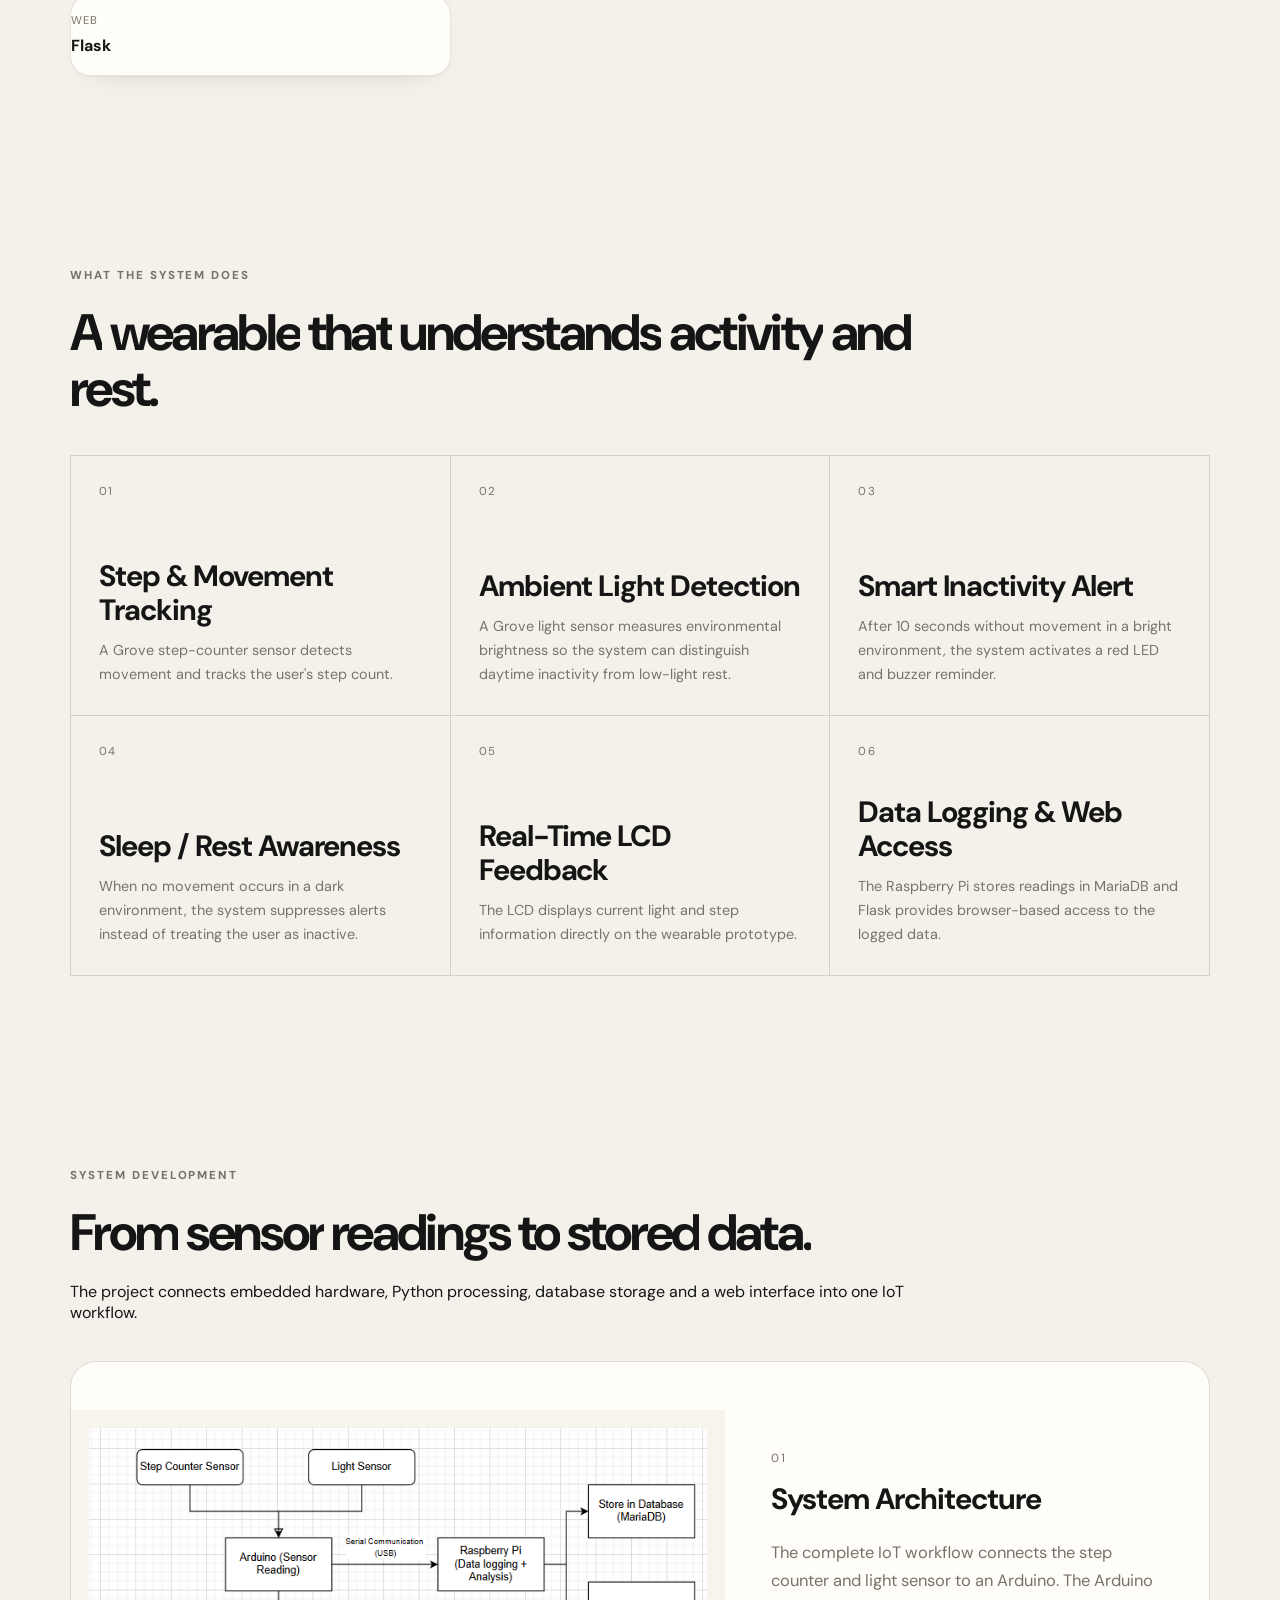
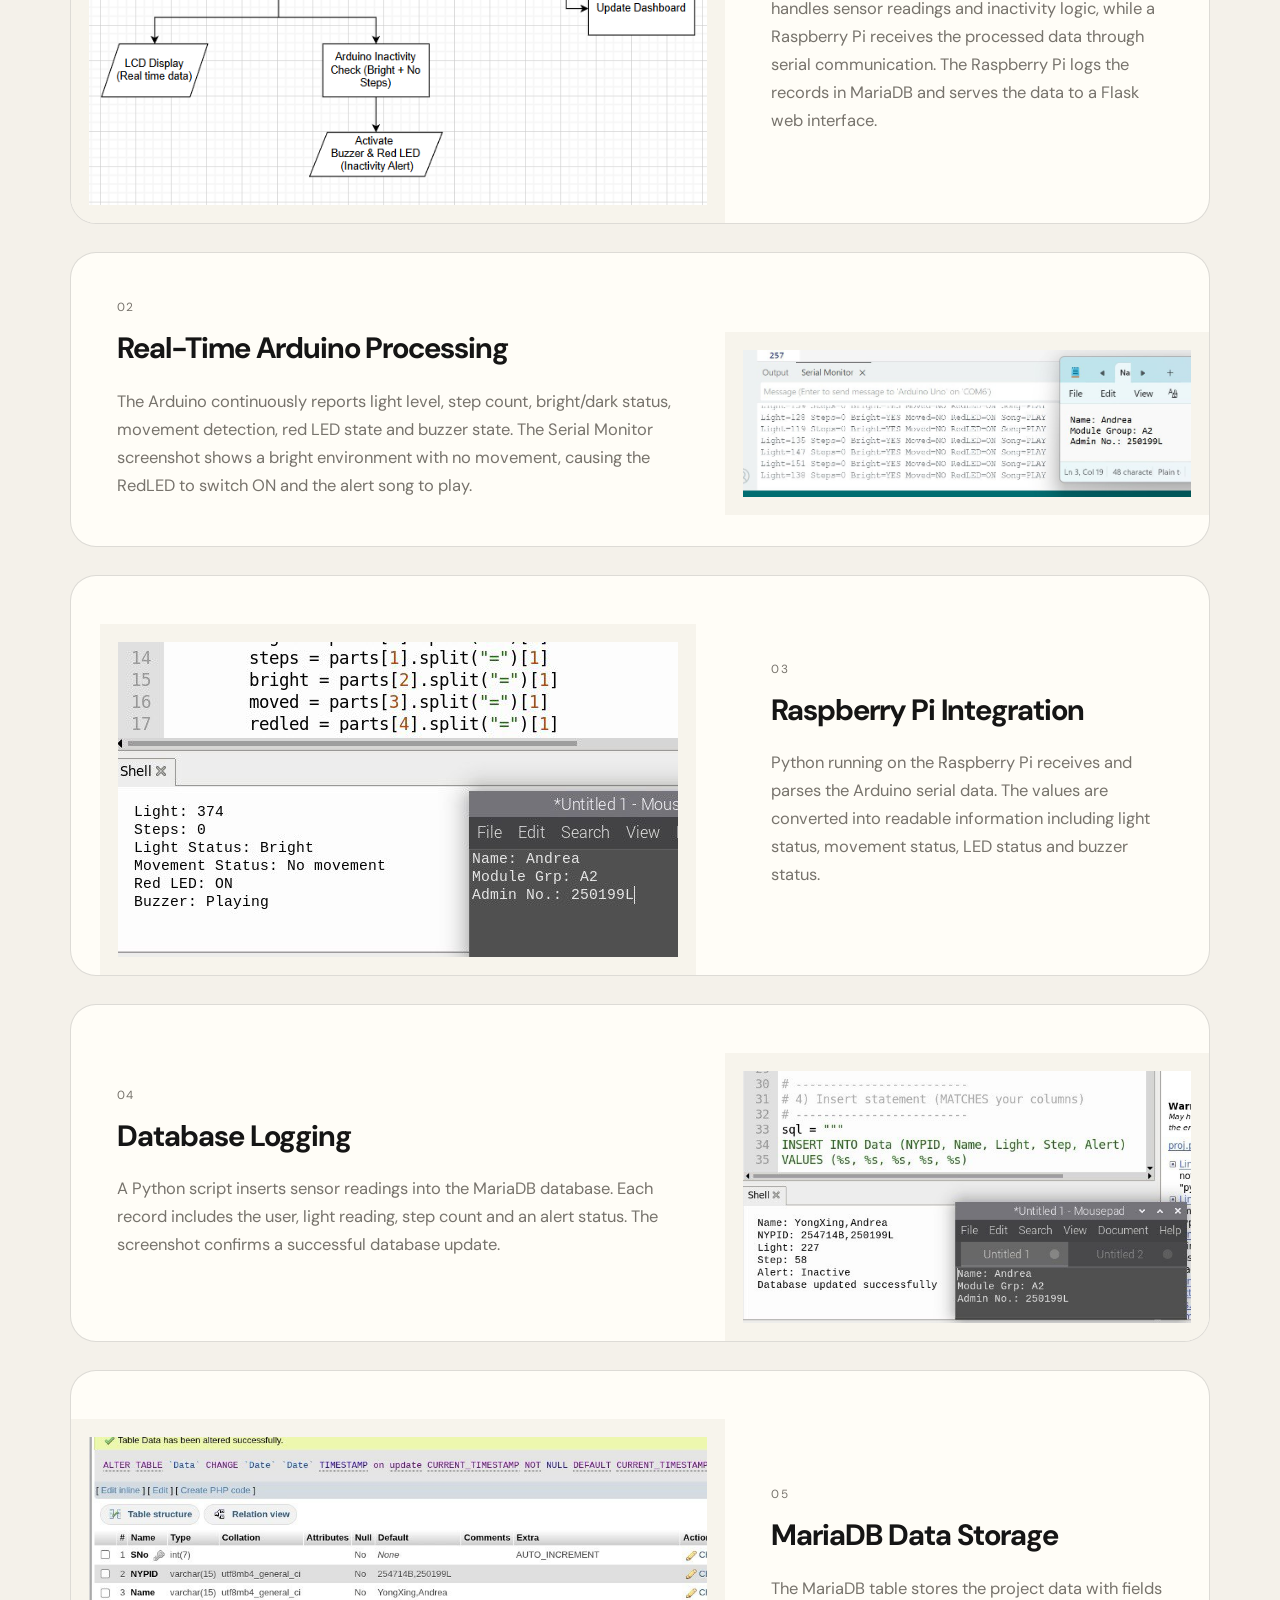
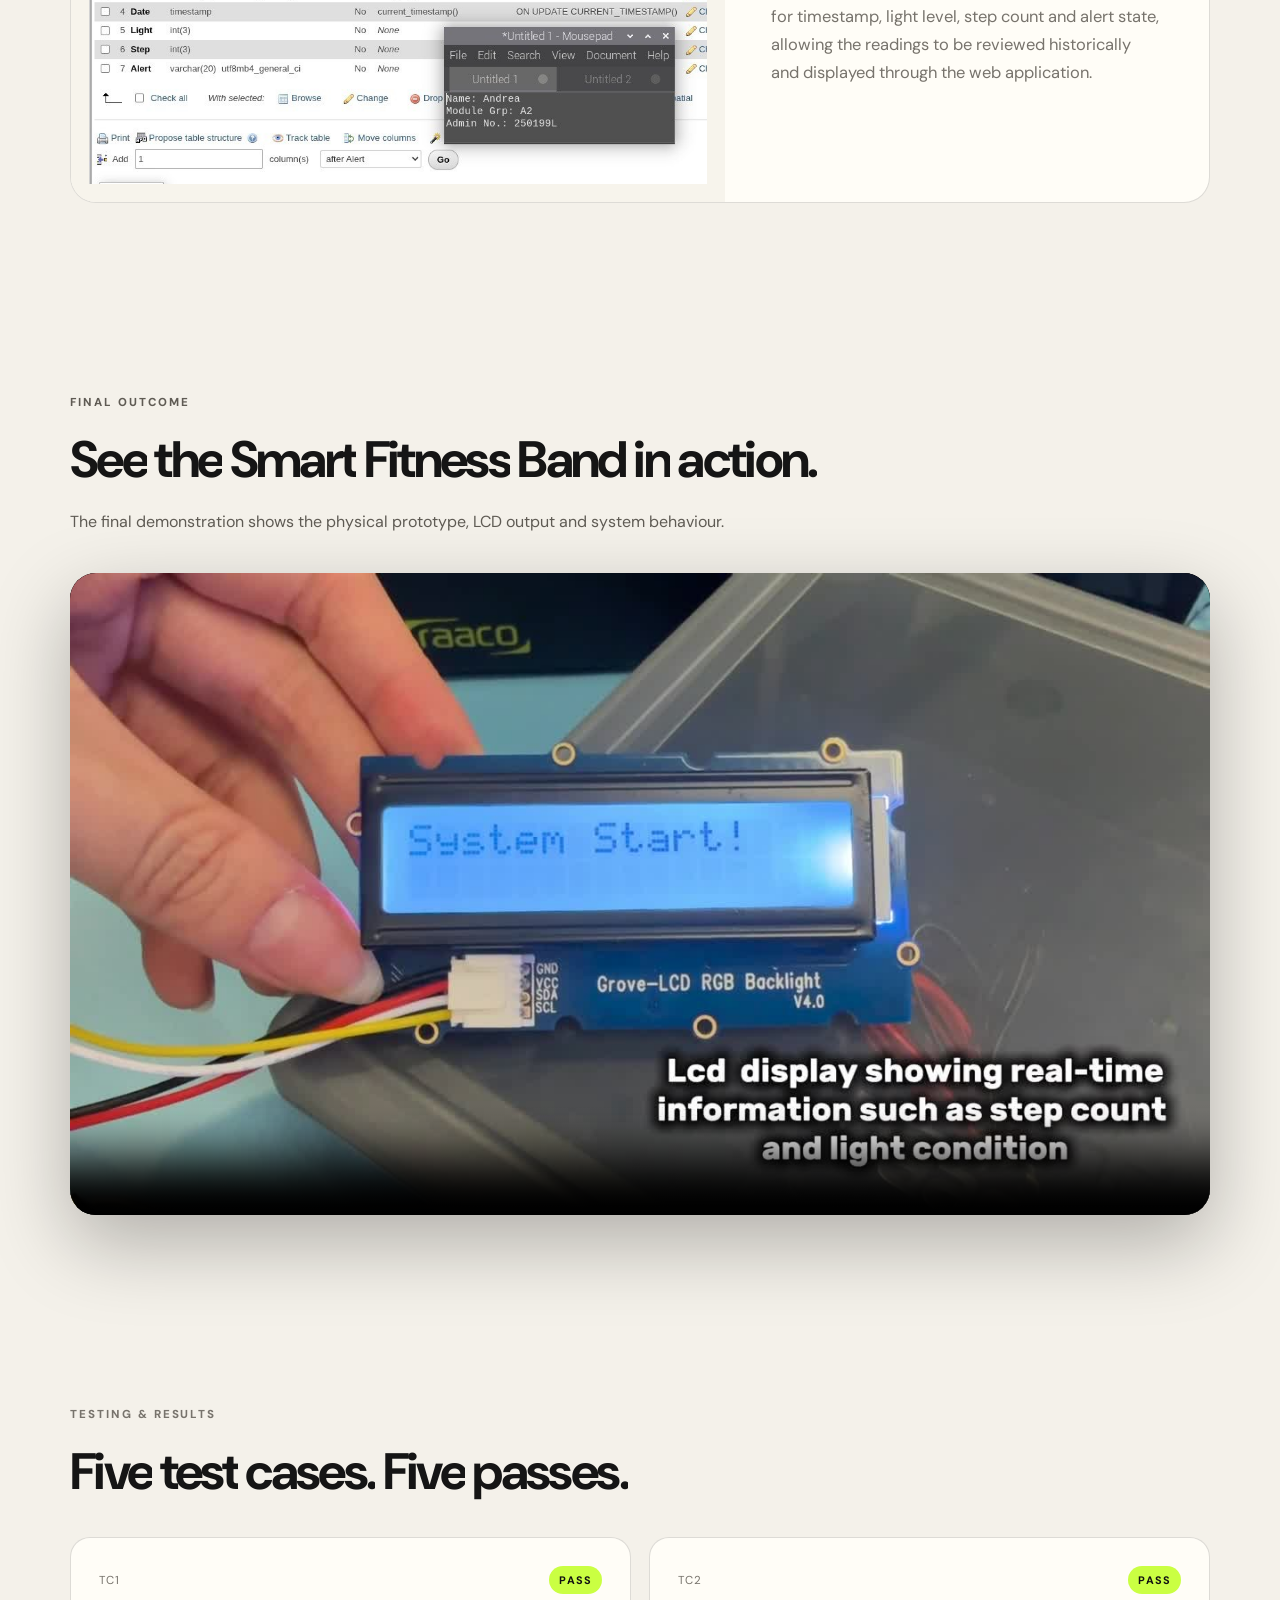
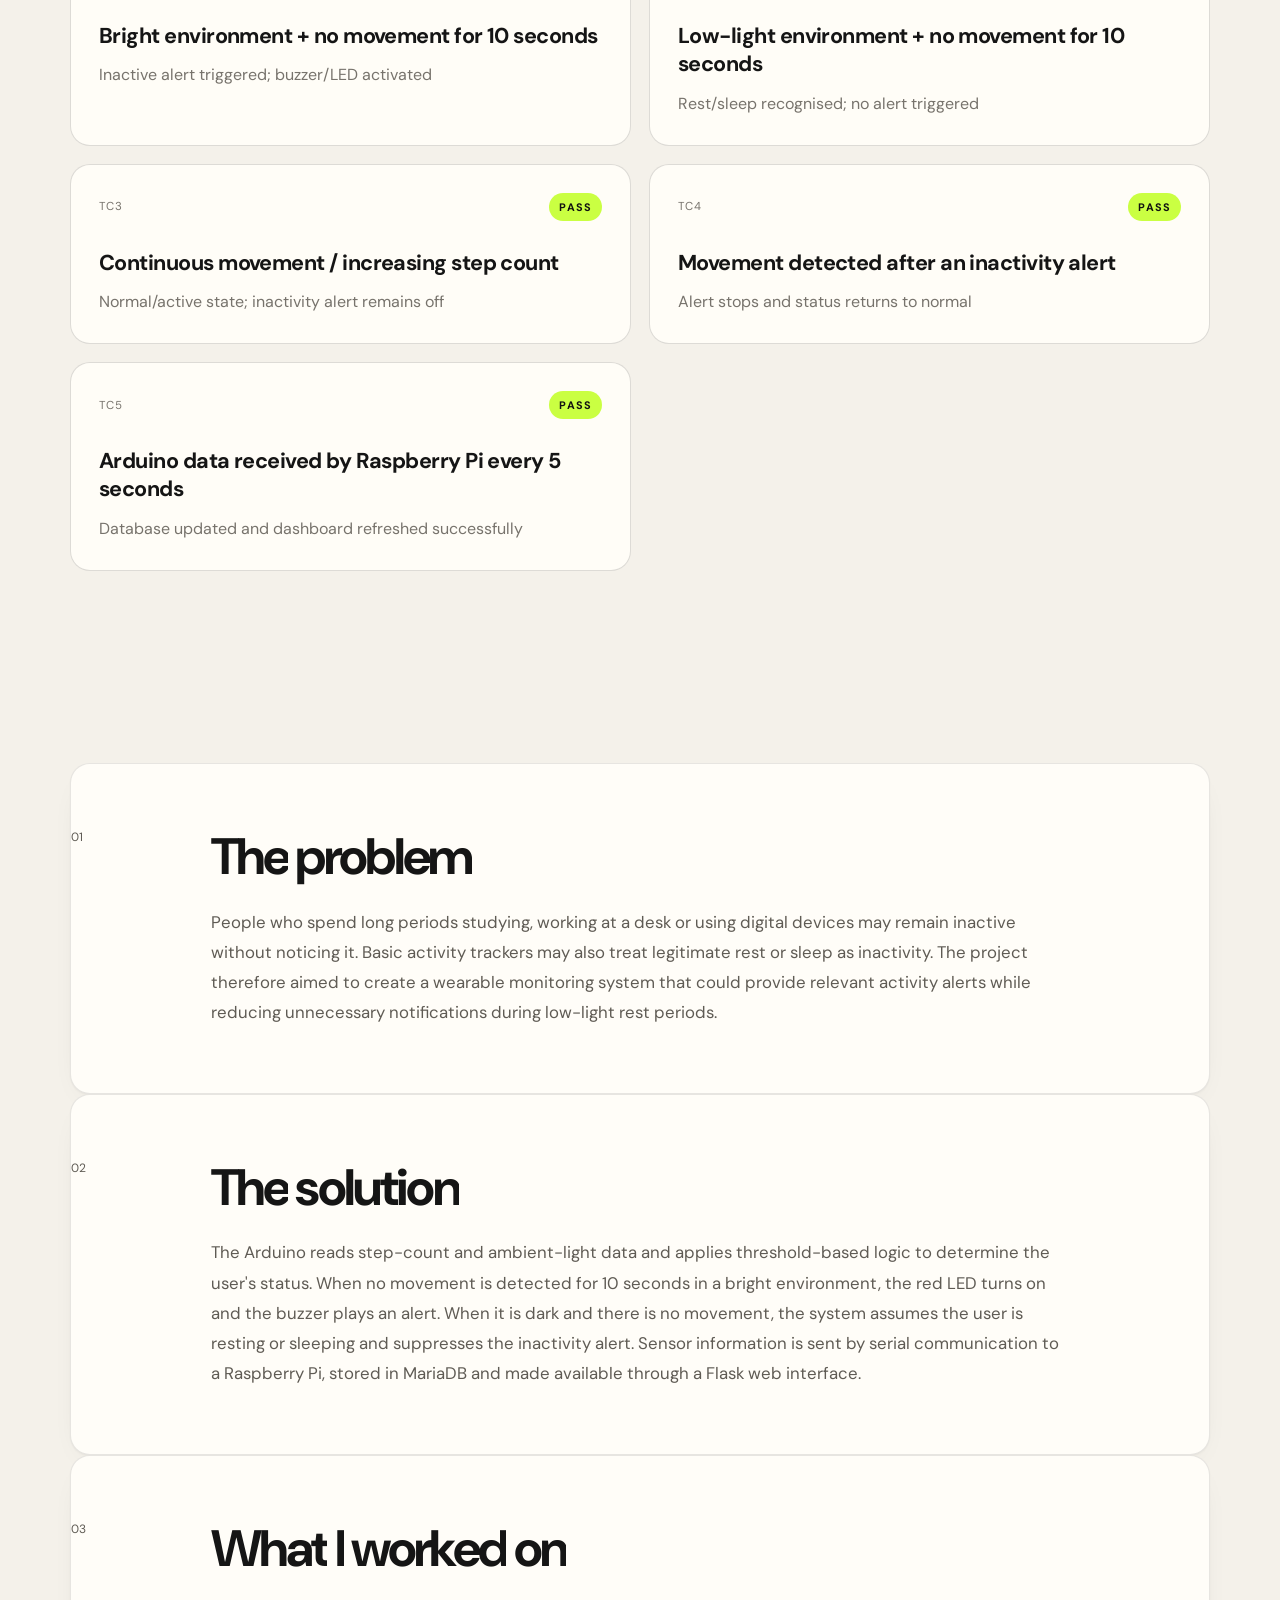
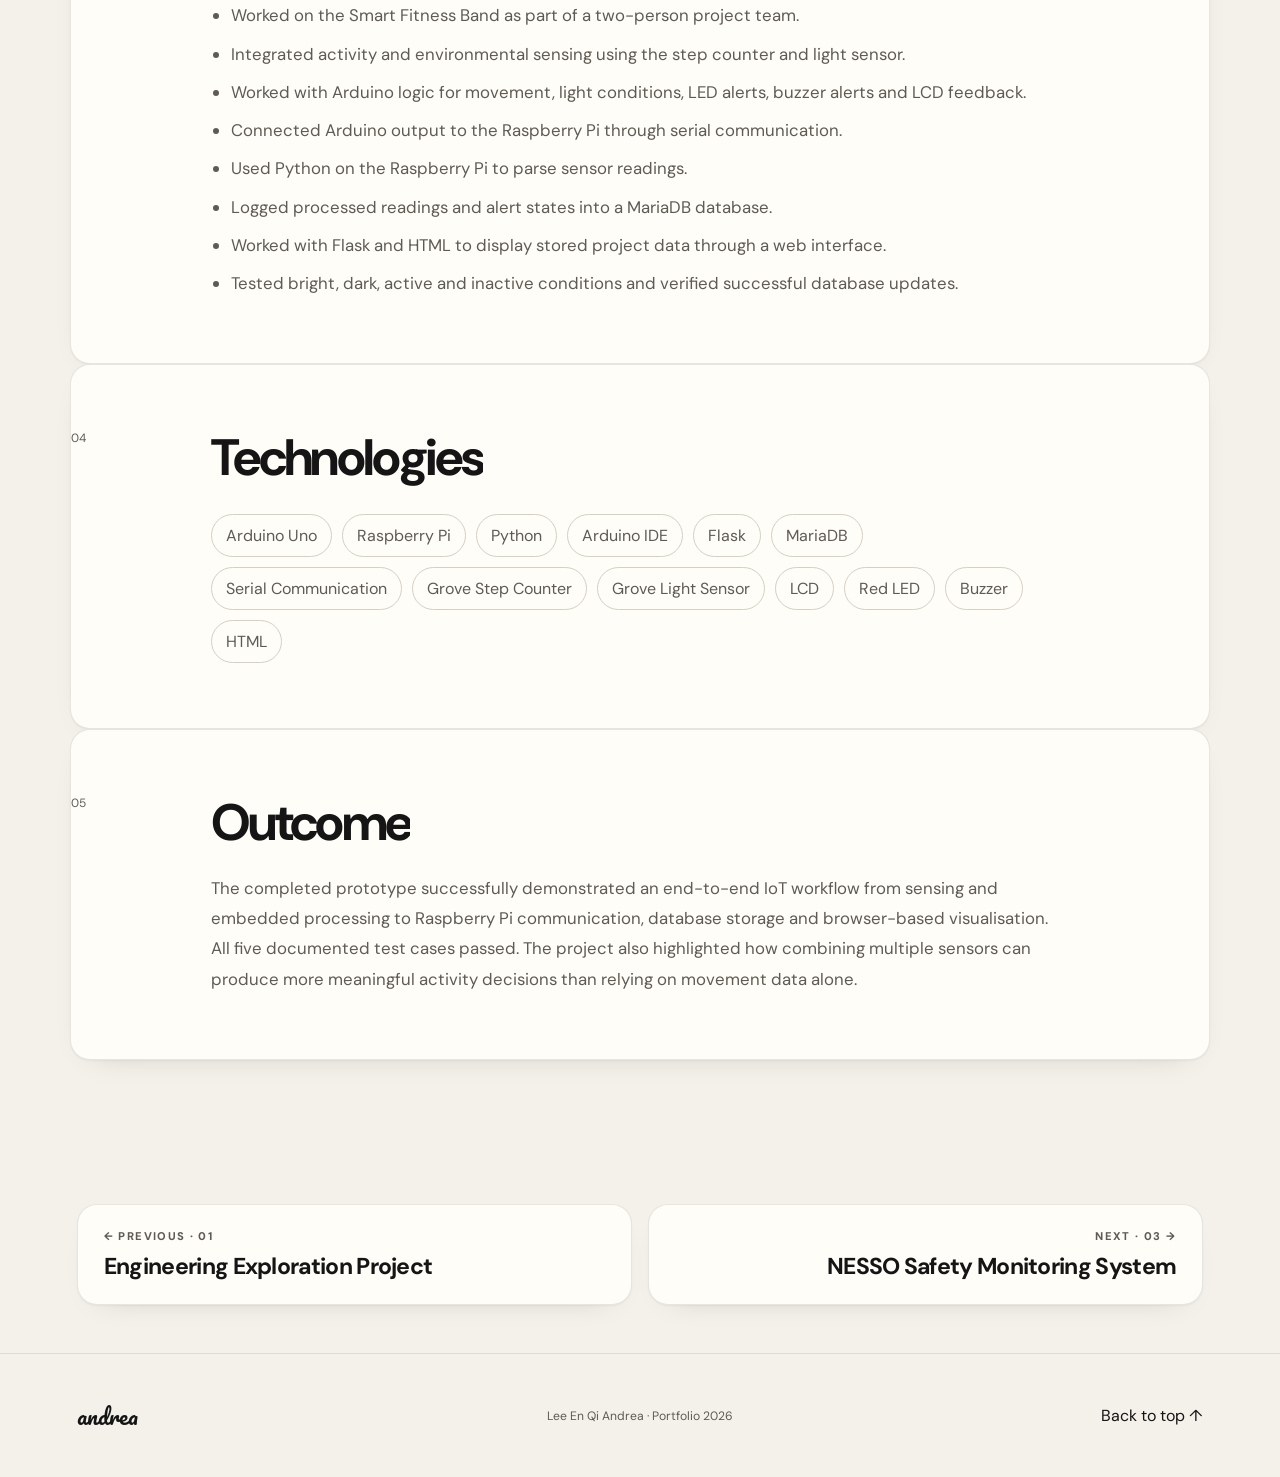
<file: projects/fitness.html>
<!DOCTYPE html>
<html lang="en">
<head>
  <meta http-equiv="Cache-Control" content="no-cache">
<meta charset="UTF-8">
  <meta name="viewport" content="width=device-width, initial-scale=1.0">
  <meta name="description" content="Smart Fitness Band by Andrea Lee: wearable activity monitoring with Arduino, Raspberry Pi, MariaDB and Flask.">
<title>Smart Fitness Band | Andrea Lee</title>
  <script>(function(){var d=document.documentElement,K="theme";function g(){try{return localStorage.getItem(K)}catch(e){return null}}function s(v){try{localStorage.setItem(K,v)}catch(e){}}var m=window.matchMedia?matchMedia("(prefers-color-scheme: dark)"):null;function lab(){var dark=d.getAttribute("data-theme")==="dark",b=document.querySelectorAll(".theme-toggle");for(var i=0;i<b.length;i++){b[i].setAttribute("aria-label",dark?"Switch to day mode":"Switch to night mode");b[i].setAttribute("aria-pressed",dark?"true":"false")}}function apply(dark){if(dark)d.setAttribute("data-theme","dark");else d.removeAttribute("data-theme");lab()}var t=g();apply(t==="dark"||(t!=="light"&&!!m&&m.matches));document.addEventListener("click",function(e){var b=e.target&&e.target.closest?e.target.closest(".theme-toggle"):null;if(!b)return;var dark=d.getAttribute("data-theme")!=="dark";d.classList.add("theme-anim");apply(dark);s(dark?"dark":"light");setTimeout(function(){d.classList.remove("theme-anim")},450)});if(m&&m.addEventListener)m.addEventListener("change",function(e){if(!g())apply(e.matches)});document.addEventListener("DOMContentLoaded",lab)})()</script>
  <link rel="canonical" href="https://andrea-lee-portfolio.onrender.com/projects/fitness.html">
  <meta property="og:type" content="website">
  <meta property="og:site_name" content="Andrea Lee">
  <meta property="og:title" content="Smart Fitness Band | Andrea Lee">
  <meta property="og:description" content="Smart Fitness Band by Andrea Lee: wearable activity monitoring with Arduino, Raspberry Pi, MariaDB and Flask.">
  <meta property="og:url" content="https://andrea-lee-portfolio.onrender.com/projects/fitness.html">
  <meta property="og:image" content="https://andrea-lee-portfolio.onrender.com/static/images/fitness/fitness-band-cover.jpg">
  <meta name="twitter:card" content="summary_large_image">
  <meta property="og:image:alt" content="Smart Fitness Band | Andrea Lee">
  <meta name="twitter:title" content="Smart Fitness Band | Andrea Lee">
  <meta name="twitter:description" content="Smart Fitness Band by Andrea Lee: wearable activity monitoring with Arduino, Raspberry Pi, MariaDB and Flask.">
  <meta name="twitter:image" content="https://andrea-lee-portfolio.onrender.com/static/images/fitness/fitness-band-cover.jpg">
  <link rel="icon" href="data:image/svg+xml,%3Csvg xmlns=%27http://www.w3.org/2000/svg%27 viewBox=%270 0 100 100%27%3E%3Crect width=%27100%27 height=%27100%27 rx=%2724%27 fill=%27%23111%27/%3E%3Ctext x=%2750%27 y=%2770%27 font-size=%2762%27 text-anchor=%27middle%27 fill=%27%23caff42%27 font-family=%27Georgia,serif%27 font-style=%27italic%27%3Ea%3C/text%3E%3C/svg%3E">
  <link rel="preconnect" href="https://fonts.googleapis.com">
  <link rel="preconnect" href="https://fonts.gstatic.com" crossorigin>
  <link href="https://fonts.googleapis.com/css2?family=DM+Sans:wght@400;500;600;700&family=Pacifico&display=swap" rel="stylesheet">
  <link rel="stylesheet" href="../static/css/style.css?v=20261119i">
  <link rel="stylesheet" href="../static/css/unified-project-style.css?v=20261119i">
<link rel="stylesheet" href="../static/css/smooth.css?v=20261119i">
<link rel="stylesheet" href="../static/css/theme.css?v=20261119i">
</head>
<body class="project-page">
<div id="progressBar" class="progress-bar"></div>
<header class="site-header">
  <a href="../#home" class="logo">andrea</a>
  <button id="menuBtn" class="menu-btn" type="button" aria-label="Open navigation menu" aria-expanded="false" aria-controls="nav">☰</button>
  <nav id="nav">
    <a href="../#home">Home</a>
    <a href="../#about">About</a>
    <a href="../pages/projects.html" aria-current="page">Projects</a>
    <a href="../pages/achievements.html">Achievements</a>
    <a href="../#contact">Contact</a>
    <a href="../static/resume.pdf" class="contact-pill nav-resume" target="_blank" rel="noopener noreferrer">Resume ↗</a>
  </nav>
<button class="theme-toggle" type="button" aria-label="Switch to night mode"><svg class="moon" viewBox="0 0 24 24" fill="none" stroke="currentColor" stroke-width="2" stroke-linecap="round" stroke-linejoin="round" aria-hidden="true"><path d="M21 12.8A9 9 0 1 1 11.2 3a7 7 0 0 0 9.8 9.8z"/></svg><svg class="sun" viewBox="0 0 24 24" fill="none" stroke="currentColor" stroke-width="2" stroke-linecap="round" aria-hidden="true"><circle cx="12" cy="12" r="4"/><path d="M12 2v2M12 20v2M4.9 4.9l1.4 1.4M17.7 17.7l1.4 1.4M2 12h2M20 12h2M4.9 19.1l1.4-1.4M17.7 6.3l1.4-1.4"/></svg></button>
</header>

<main>
<section class="case-hero">
  <div class="case-heading reveal">
    <p class="case-kicker">02 / IOT & EMBEDDED SYSTEMS</p>
    <h1>Smart Fitness Band</h1>
    <p>An IoT wearable system that combines activity tracking, ambient-light sensing, inactivity alerts, Raspberry Pi processing, database logging and a Flask web interface.</p>
  </div>
  <div class="case-cover reveal">
    
      <img loading="lazy" decoding="async" src="../static/images/fitness/fitness-band.jpg" alt="Smart Fitness Band">
    
  </div>
</section>



<section class="case-summary section">
  <div class="case-side reveal">
    <p class="section-label">PROJECT INFO</p>
    <div class="info-block"><span>Type</span><strong>IoT Wearable</strong></div>
    <div class="info-block"><span>Sensors</span><strong>Step Counter + Light Sensor</strong></div>
    <div class="info-block"><span>Processing</span><strong>Arduino + Raspberry Pi</strong></div>
    <div class="info-block"><span>Storage</span><strong>MariaDB</strong></div>
    <div class="info-block"><span>Web</span><strong>Flask</strong></div>
  </div>
  <div class="case-main reveal">
    <h2>Project overview</h2>
    <p class="case-lead">The Smart Fitness Band is a wearable IoT device developed to encourage healthier everyday habits by tracking user movement and ambient light conditions. A step counter monitors physical activity while a light sensor provides environmental context. By combining both readings, the system can distinguish between active periods, prolonged daytime inactivity and periods of rest or sleep.</p>
  </div>
</section>

<section class="fitness-features section">
  <div class="journey-heading reveal">
    <p class="section-label">WHAT THE SYSTEM DOES</p>
    <h2>A wearable that understands activity and rest.</h2>
  </div>

  <div class="fitness-feature-grid">
    
    <article class="fitness-feature reveal">
      <span>01</span>
      <h3>Step & Movement Tracking</h3>
      <p>A Grove step-counter sensor detects movement and tracks the user's step count.</p>
    </article>
    
    <article class="fitness-feature reveal">
      <span>02</span>
      <h3>Ambient Light Detection</h3>
      <p>A Grove light sensor measures environmental brightness so the system can distinguish daytime inactivity from low-light rest.</p>
    </article>
    
    <article class="fitness-feature reveal">
      <span>03</span>
      <h3>Smart Inactivity Alert</h3>
      <p>After 10 seconds without movement in a bright environment, the system activates a red LED and buzzer reminder.</p>
    </article>
    
    <article class="fitness-feature reveal">
      <span>04</span>
      <h3>Sleep / Rest Awareness</h3>
      <p>When no movement occurs in a dark environment, the system suppresses alerts instead of treating the user as inactive.</p>
    </article>
    
    <article class="fitness-feature reveal">
      <span>05</span>
      <h3>Real-Time LCD Feedback</h3>
      <p>The LCD displays current light and step information directly on the wearable prototype.</p>
    </article>
    
    <article class="fitness-feature reveal">
      <span>06</span>
      <h3>Data Logging & Web Access</h3>
      <p>The Raspberry Pi stores readings in MariaDB and Flask provides browser-based access to the logged data.</p>
    </article>
    
  </div>
</section>

<section class="visual-journey section fitness-journey">
  <div class="journey-heading reveal">
    <p class="section-label">SYSTEM DEVELOPMENT</p>
    <h2>From sensor readings to stored data.</h2>
    <p>The project connects embedded hardware, Python processing, database storage and a web interface into one IoT workflow.</p>
  </div>

  <div class="journey-list">
    
    <article class="journey-row reveal">
      <div class="journey-image fitness-image">
        <img loading="lazy" decoding="async" src="../static/images/fitness/system-architecture.png" alt="System Architecture">
      </div>
      <div class="journey-copy">
        <span>01</span>
        <h3>System Architecture</h3>
        <p>The complete IoT workflow connects the step counter and light sensor to an Arduino. The Arduino handles sensor readings and inactivity logic, while a Raspberry Pi receives the processed data through serial communication. The Raspberry Pi logs the records in MariaDB and serves the data to a Flask web interface.</p>
      </div>
    </article>
    
    <article class="journey-row reveal">
      <div class="journey-image fitness-image">
        <img loading="lazy" decoding="async" src="../static/images/fitness/arduino-serial.png" alt="Real-Time Arduino Processing">
      </div>
      <div class="journey-copy">
        <span>02</span>
        <h3>Real-Time Arduino Processing</h3>
        <p>The Arduino continuously reports light level, step count, bright/dark status, movement detection, red LED state and buzzer state. The Serial Monitor screenshot shows a bright environment with no movement, causing the RedLED to switch ON and the alert song to play.</p>
      </div>
    </article>
    
    <article class="journey-row reveal">
      <div class="journey-image fitness-image">
        <img loading="lazy" decoding="async" src="../static/images/fitness/raspberry-pi-output.png" alt="Raspberry Pi Integration">
      </div>
      <div class="journey-copy">
        <span>03</span>
        <h3>Raspberry Pi Integration</h3>
        <p>Python running on the Raspberry Pi receives and parses the Arduino serial data. The values are converted into readable information including light status, movement status, LED status and buzzer status.</p>
      </div>
    </article>
    
    <article class="journey-row reveal">
      <div class="journey-image fitness-image">
        <img loading="lazy" decoding="async" src="../static/images/fitness/database-insert.png" alt="Database Logging">
      </div>
      <div class="journey-copy">
        <span>04</span>
        <h3>Database Logging</h3>
        <p>A Python script inserts sensor readings into the MariaDB database. Each record includes the user, light reading, step count and an alert status. The screenshot confirms a successful database update.</p>
      </div>
    </article>
    
    <article class="journey-row reveal">
      <div class="journey-image fitness-image">
        <img loading="lazy" decoding="async" src="../static/images/fitness/database-table.png" alt="MariaDB Data Storage">
      </div>
      <div class="journey-copy">
        <span>05</span>
        <h3>MariaDB Data Storage</h3>
        <p>The MariaDB table stores the project data with fields for timestamp, light level, step count and alert state, allowing the readings to be reviewed historically and displayed through the web application.</p>
      </div>
    </article>
    
  </div>
</section>

<section class="fitness-video section">
  <div class="journey-heading reveal">
    <p class="section-label">FINAL OUTCOME</p>
    <h2>See the Smart Fitness Band in action.</h2>
    <p>The final demonstration shows the physical prototype, LCD output and system behaviour.</p>
  </div>

  <div class="video-container reveal">
    <video controls playsinline preload="metadata" poster="../static/images/fitness/fitness-band.jpg">
      <source src="../static/videos/fitness-demo.mp4" type="video/mp4">
      Your browser does not support HTML video.
    </video>
  </div>
</section>

<section class="fitness-testing section">
  <div class="journey-heading reveal">
    <p class="section-label">TESTING & RESULTS</p>
    <h2>Five test cases. Five passes.</h2>
  </div>

  <div class="test-grid">
    
    <article class="test-card reveal">
      <div class="test-top">
        <span>TC1</span>
        <strong>PASS</strong>
      </div>
      <h3>Bright environment + no movement for 10 seconds</h3>
      <p>Inactive alert triggered; buzzer/LED activated</p>
    </article>
    
    <article class="test-card reveal">
      <div class="test-top">
        <span>TC2</span>
        <strong>PASS</strong>
      </div>
      <h3>Low-light environment + no movement for 10 seconds</h3>
      <p>Rest/sleep recognised; no alert triggered</p>
    </article>
    
    <article class="test-card reveal">
      <div class="test-top">
        <span>TC3</span>
        <strong>PASS</strong>
      </div>
      <h3>Continuous movement / increasing step count</h3>
      <p>Normal/active state; inactivity alert remains off</p>
    </article>
    
    <article class="test-card reveal">
      <div class="test-top">
        <span>TC4</span>
        <strong>PASS</strong>
      </div>
      <h3>Movement detected after an inactivity alert</h3>
      <p>Alert stops and status returns to normal</p>
    </article>
    
    <article class="test-card reveal">
      <div class="test-top">
        <span>TC5</span>
        <strong>PASS</strong>
      </div>
      <h3>Arduino data received by Raspberry Pi every 5 seconds</h3>
      <p>Database updated and dashboard refreshed successfully</p>
    </article>
    
  </div>
</section>

<section class="case-sections section">
  <article class="case-block reveal">
    <span>01</span>
    <div>
      <h2>The problem</h2>
      <p>People who spend long periods studying, working at a desk or using digital devices may remain inactive without noticing it. Basic activity trackers may also treat legitimate rest or sleep as inactivity. The project therefore aimed to create a wearable monitoring system that could provide relevant activity alerts while reducing unnecessary notifications during low-light rest periods.</p>
    </div>
  </article>

  <article class="case-block reveal">
    <span>02</span>
    <div>
      <h2>The solution</h2>
      <p>The Arduino reads step-count and ambient-light data and applies threshold-based logic to determine the user's status. When no movement is detected for 10 seconds in a bright environment, the red LED turns on and the buzzer plays an alert. When it is dark and there is no movement, the system assumes the user is resting or sleeping and suppresses the inactivity alert. Sensor information is sent by serial communication to a Raspberry Pi, stored in MariaDB and made available through a Flask web interface.</p>
    </div>
  </article>

  <article class="case-block reveal">
    <span>03</span>
    <div>
      <h2>What I worked on</h2>
      <ul><li>Worked on the Smart Fitness Band as part of a two-person project team.</li><li>Integrated activity and environmental sensing using the step counter and light sensor.</li><li>Worked with Arduino logic for movement, light conditions, LED alerts, buzzer alerts and LCD feedback.</li><li>Connected Arduino output to the Raspberry Pi through serial communication.</li><li>Used Python on the Raspberry Pi to parse sensor readings.</li><li>Logged processed readings and alert states into a MariaDB database.</li><li>Worked with Flask and HTML to display stored project data through a web interface.</li><li>Tested bright, dark, active and inactive conditions and verified successful database updates.</li></ul>
    </div>
  </article>

  <article class="case-block reveal">
    <span>04</span>
    <div>
      <h2>Technologies</h2>
      <div class="tool-tags"><span>Arduino Uno</span><span>Raspberry Pi</span><span>Python</span><span>Arduino IDE</span><span>Flask</span><span>MariaDB</span><span>Serial Communication</span><span>Grove Step Counter</span><span>Grove Light Sensor</span><span>LCD</span><span>Red LED</span><span>Buzzer</span><span>HTML</span></div>
    </div>
  </article>

  <article class="case-block reveal">
    <span>05</span>
    <div>
      <h2>Outcome</h2>
      <p>The completed prototype successfully demonstrated an end-to-end IoT workflow from sensing and embedded processing to Raspberry Pi communication, database storage and browser-based visualisation. All five documented test cases passed. The project also highlighted how combining multiple sensors can produce more meaningful activity decisions than relying on movement data alone.</p>
    </div>
  </article>
</section>




<nav class="project-pager" aria-label="More projects">
  <a class="project-pager-link prev" href="engineering.html"><span>← Previous · 01</span><strong>Engineering Exploration Project</strong></a>
  <a class="project-pager-link next" href="nesso.html"><span>Next · 03 →</span><strong>NESSO Safety Monitoring System</strong></a>
</nav>
</main>

<footer>
  <a class="logo" href="../">andrea</a>
  <p>Lee En Qi Andrea · Portfolio 2026</p>
  <a href="#">Back to top ↑</a>
</footer>
<script src="../static/js/main.js?v=20261119i"></script>
<script src="../static/js/interactions.js?v=20261119i" defer></script>
  <script src="../static/js/project-image-viewer.js?v=20261119i" defer></script>
</body>
</html>
</file>
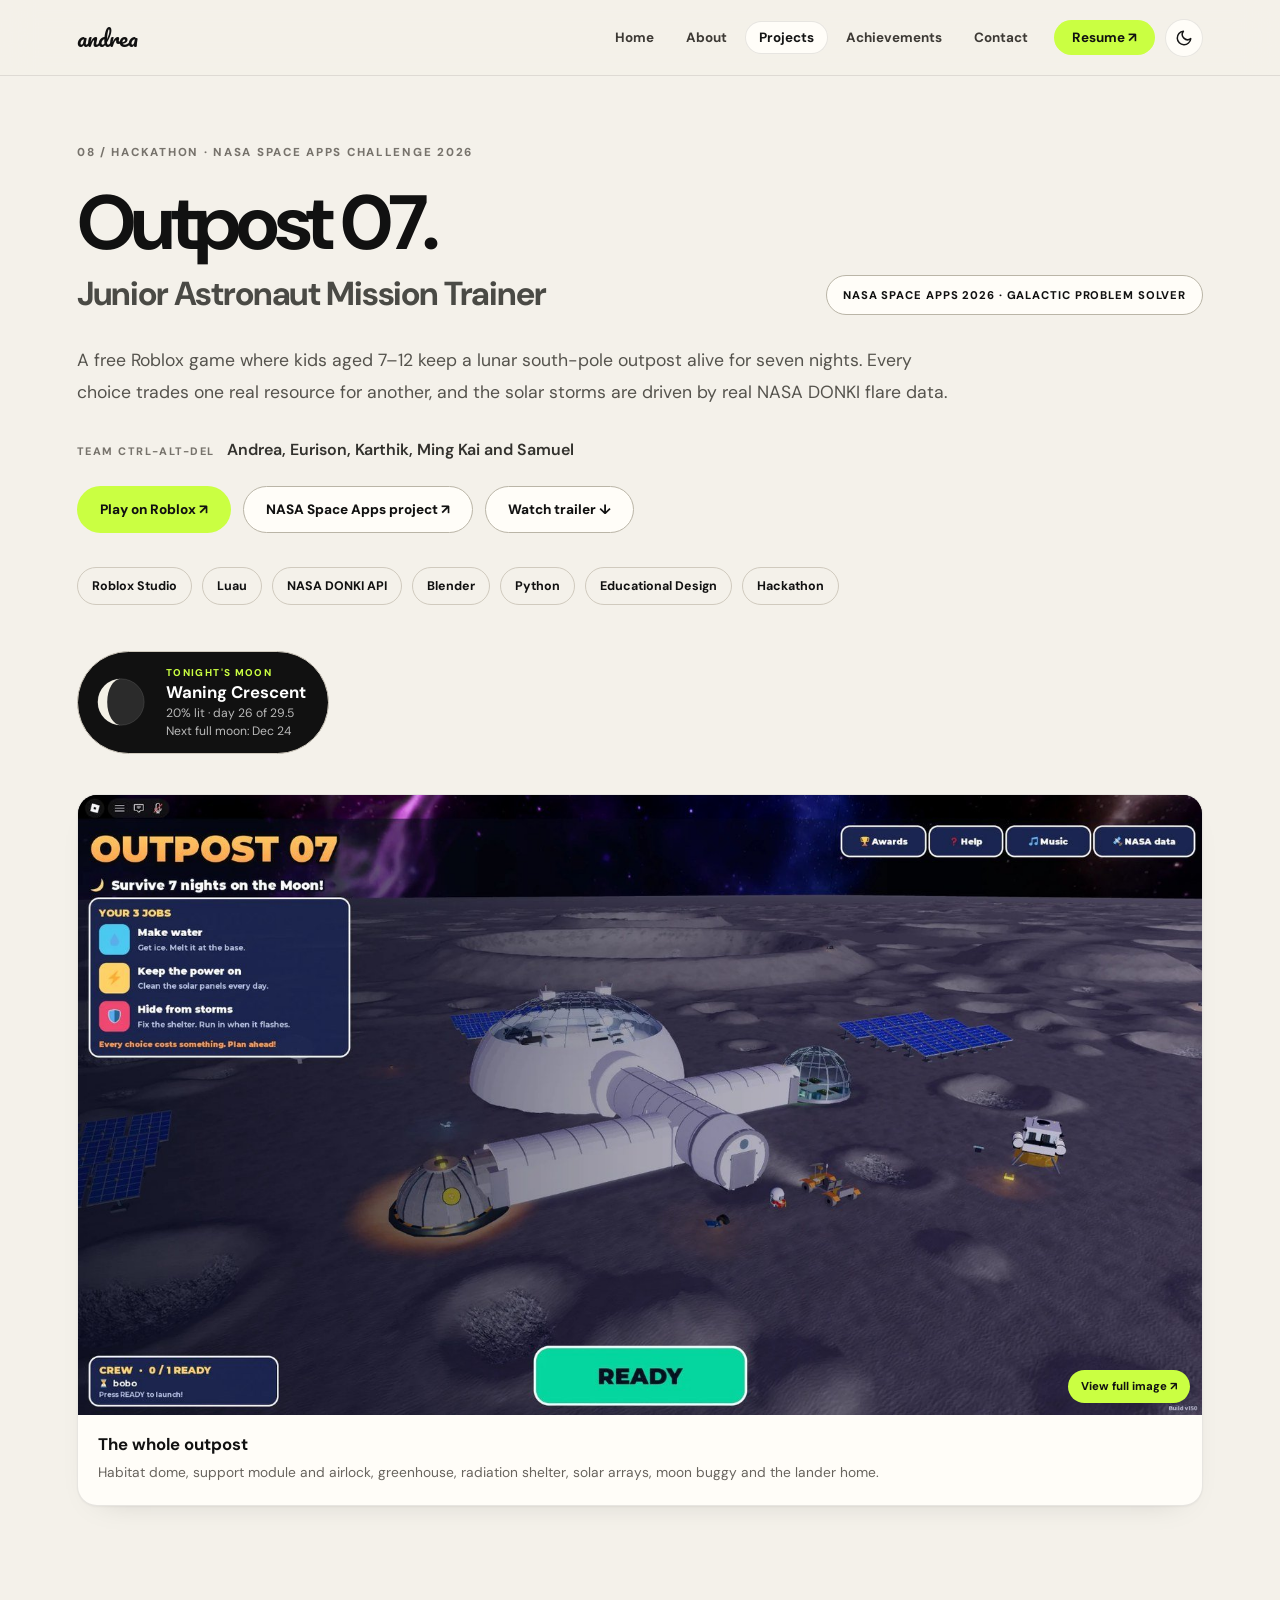
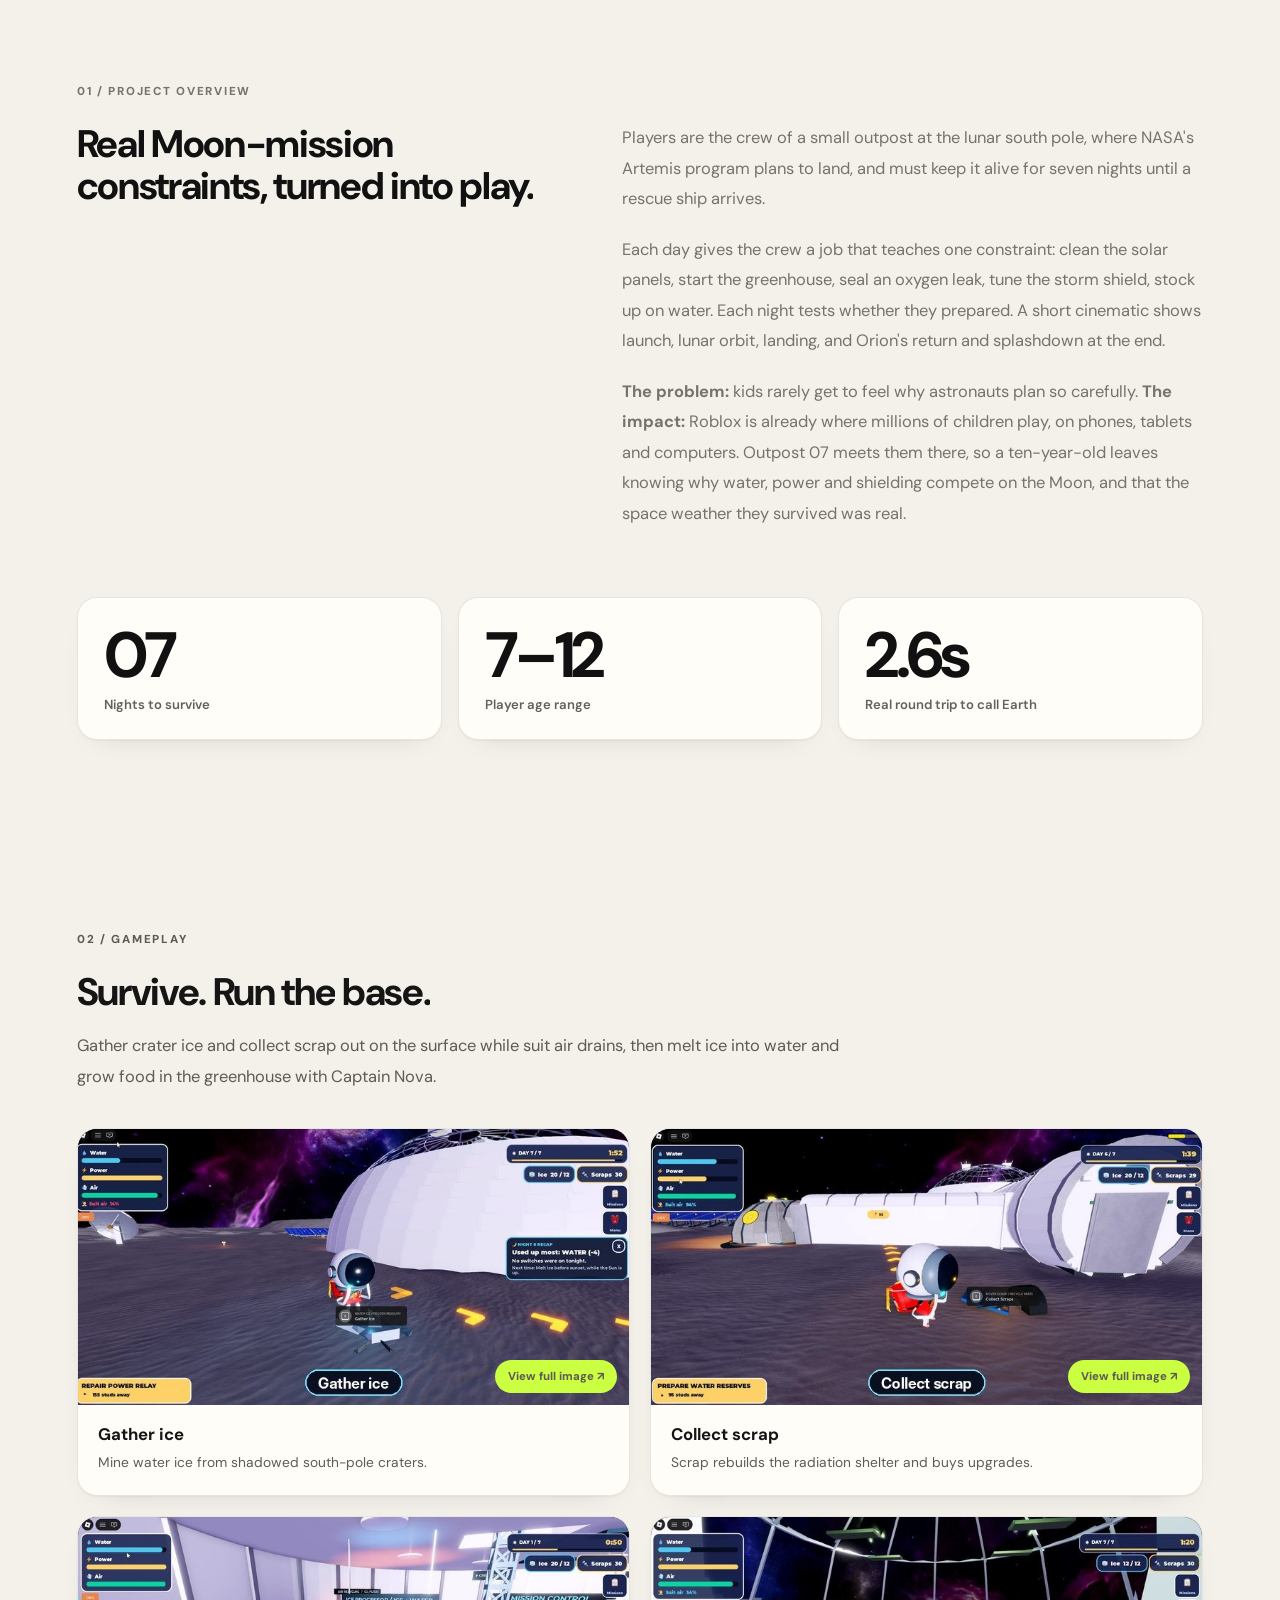
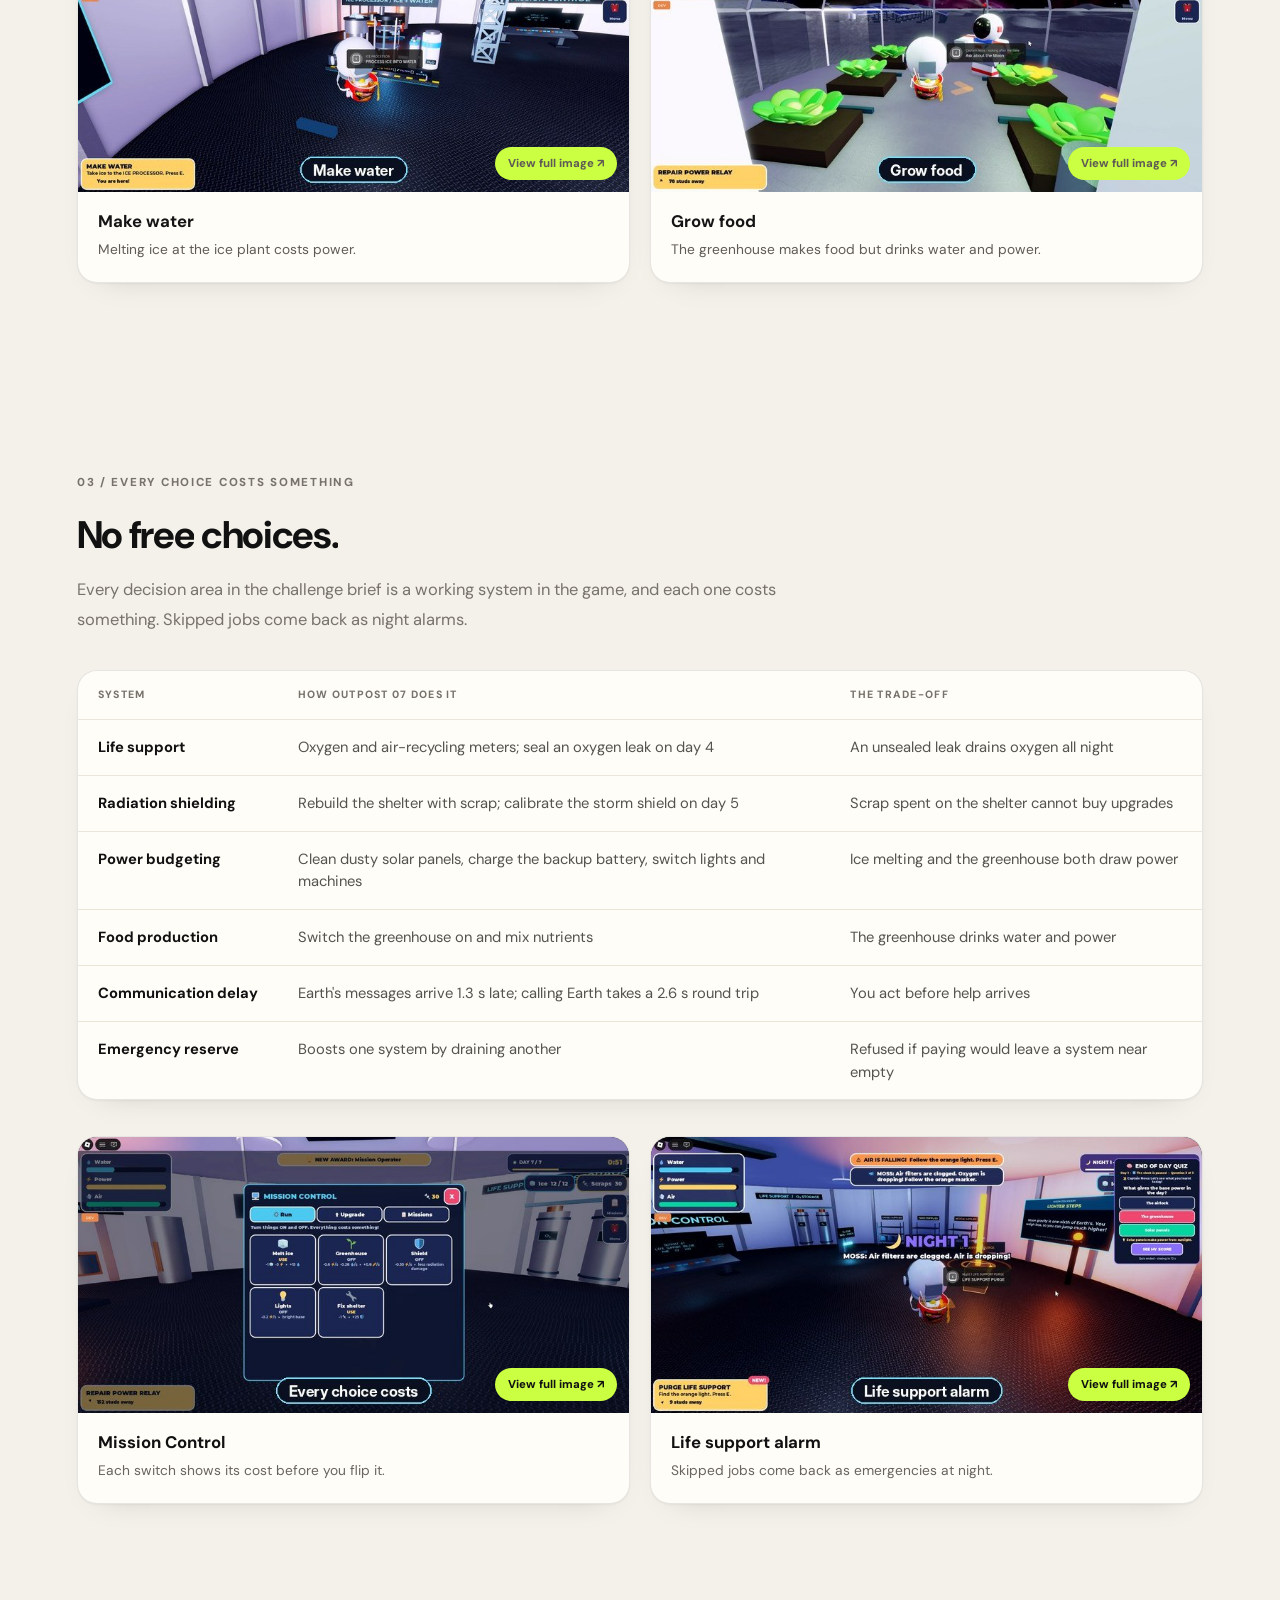
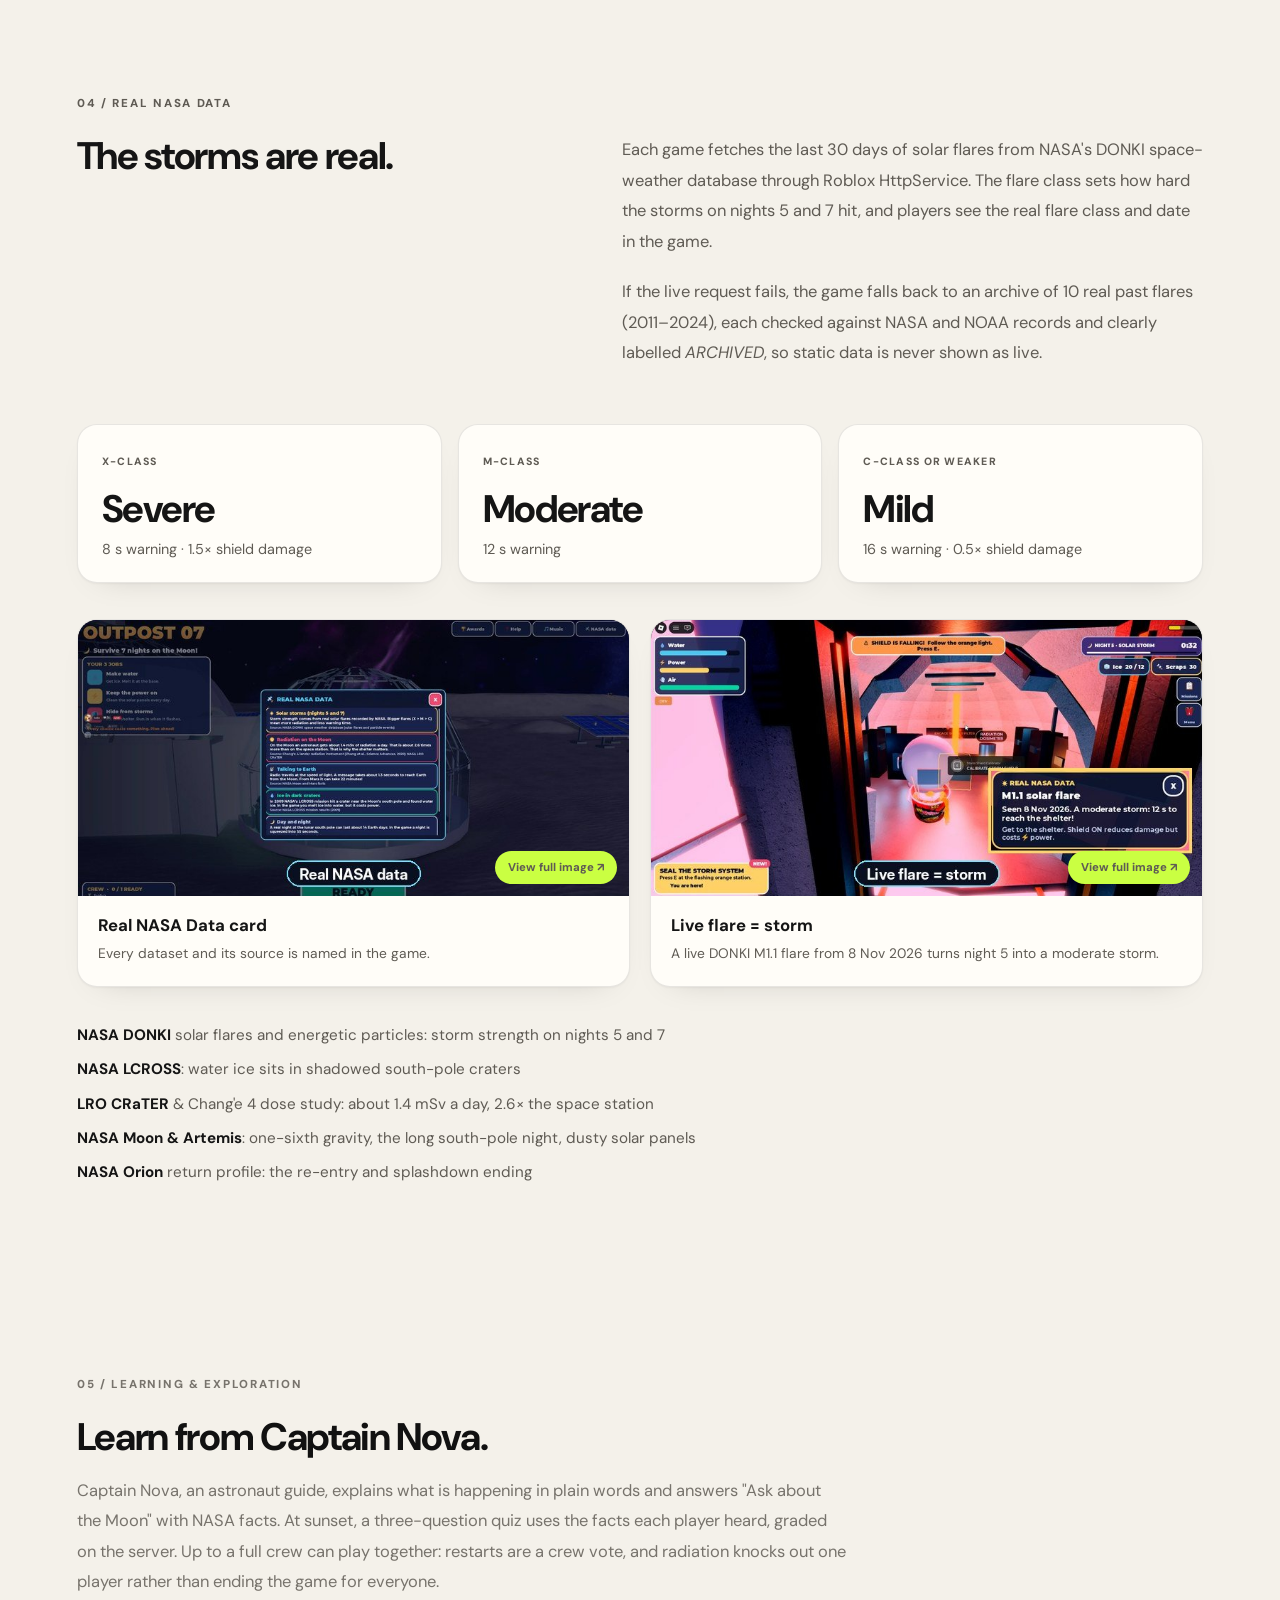
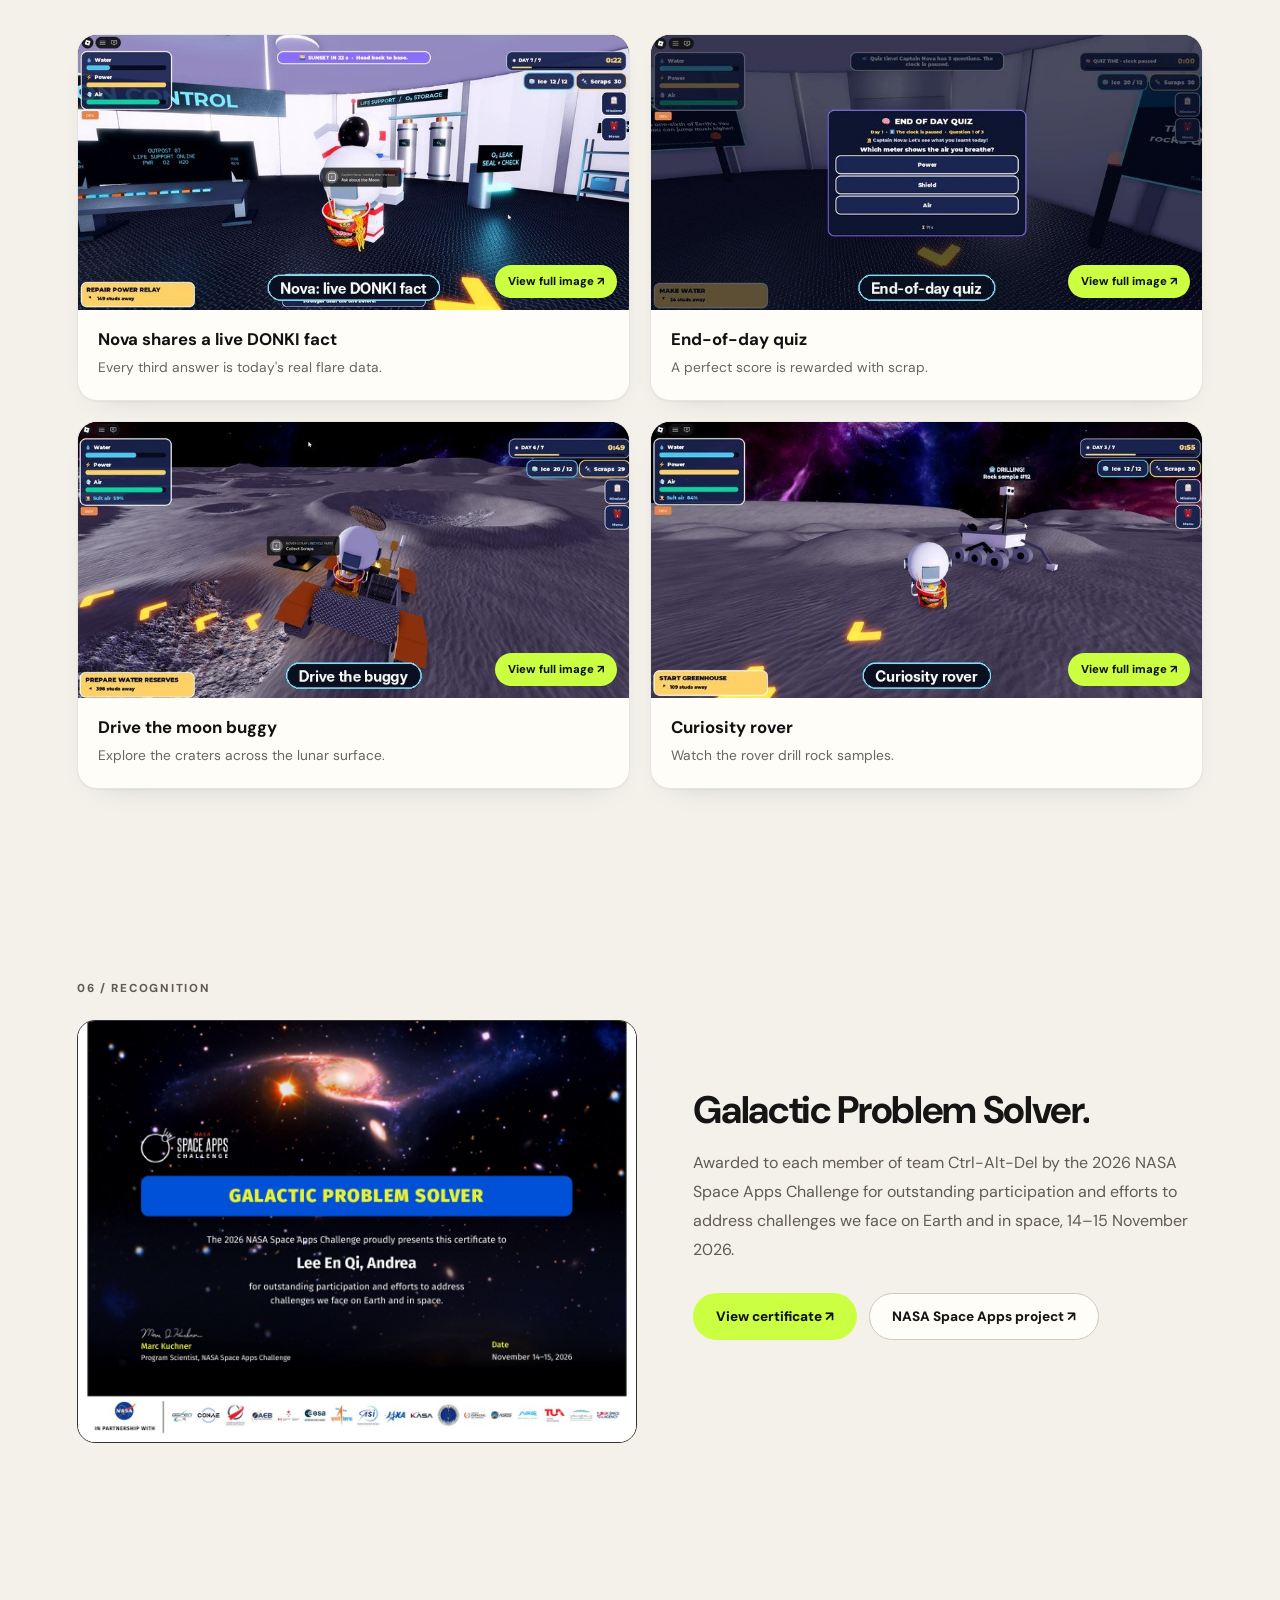
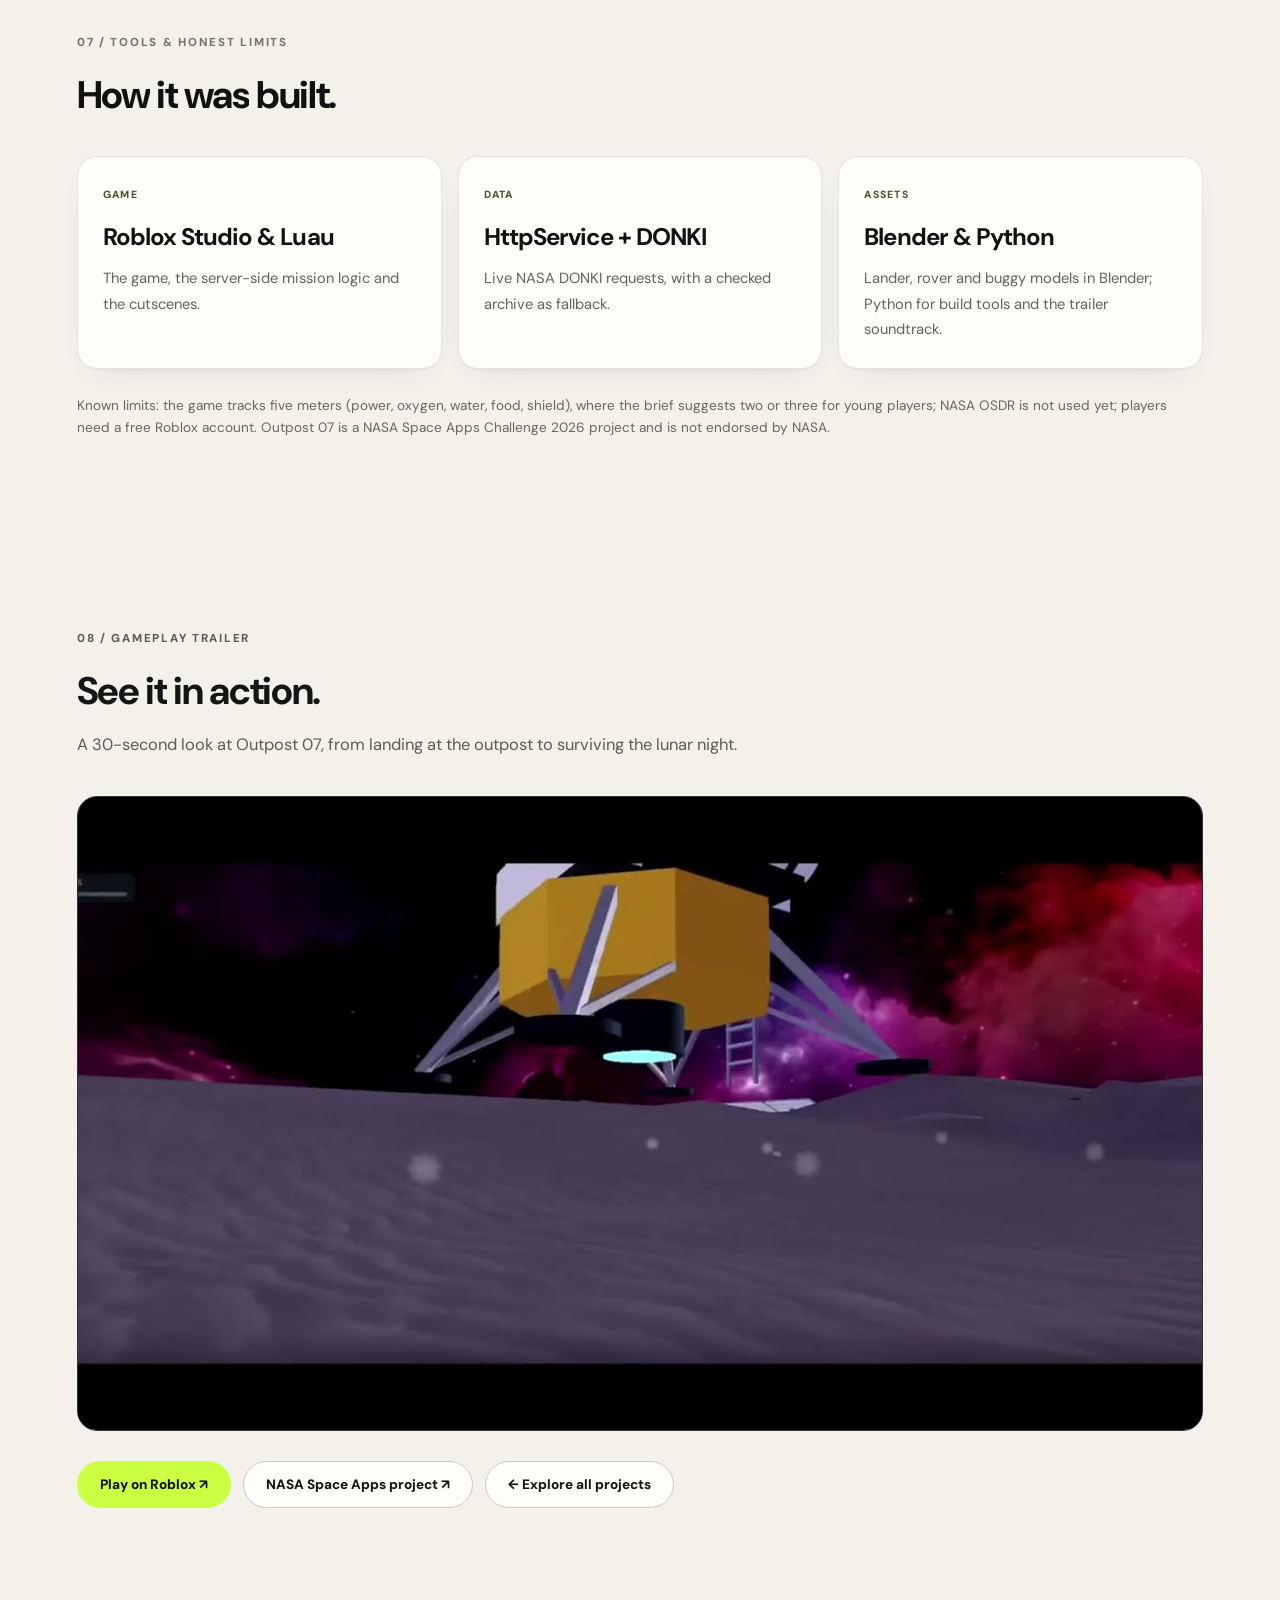
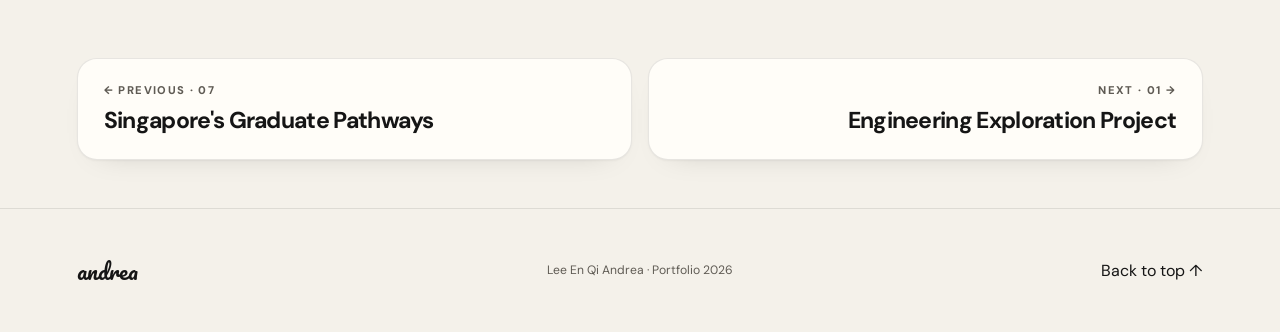
<file: projects/lunar-expedition.html>
<!DOCTYPE html>
<html lang="en">
<head>
<meta http-equiv="Cache-Control" content="no-cache">
<meta charset="UTF-8"><meta name="viewport" content="width=device-width, initial-scale=1">
<meta name="description" content="Outpost 07: Junior Astronaut Mission Trainer — a free Roblox game for kids aged 7–12, built by Andrea Lee for the NASA Space Apps Challenge 2026, with solar storms driven by real NASA DONKI flare data.">
<title>Outpost 07 | Andrea Lee</title>
  <script>(function(){var d=document.documentElement,K="theme";function g(){try{return localStorage.getItem(K)}catch(e){return null}}function s(v){try{localStorage.setItem(K,v)}catch(e){}}var m=window.matchMedia?matchMedia("(prefers-color-scheme: dark)"):null;function lab(){var dark=d.getAttribute("data-theme")==="dark",b=document.querySelectorAll(".theme-toggle");for(var i=0;i<b.length;i++){b[i].setAttribute("aria-label",dark?"Switch to day mode":"Switch to night mode");b[i].setAttribute("aria-pressed",dark?"true":"false")}}function apply(dark){if(dark)d.setAttribute("data-theme","dark");else d.removeAttribute("data-theme");lab()}var t=g();apply(t==="dark"||(t!=="light"&&!!m&&m.matches));document.addEventListener("click",function(e){var b=e.target&&e.target.closest?e.target.closest(".theme-toggle"):null;if(!b)return;var dark=d.getAttribute("data-theme")!=="dark";d.classList.add("theme-anim");apply(dark);s(dark?"dark":"light");setTimeout(function(){d.classList.remove("theme-anim")},450)});if(m&&m.addEventListener)m.addEventListener("change",function(e){if(!g())apply(e.matches)});document.addEventListener("DOMContentLoaded",lab)})()</script>
  <link rel="canonical" href="https://andrea-lee-portfolio.onrender.com/projects/lunar-expedition.html">
  <meta property="og:type" content="website">
  <meta property="og:site_name" content="Andrea Lee">
  <meta property="og:title" content="Outpost 07: Junior Astronaut Mission Trainer | Andrea Lee">
  <meta property="og:description" content="Outpost 07: Junior Astronaut Mission Trainer — a free Roblox game for kids aged 7–12, built by Andrea Lee for the NASA Space Apps Challenge 2026, with solar storms driven by real NASA DONKI flare data.">
  <meta property="og:url" content="https://andrea-lee-portfolio.onrender.com/projects/lunar-expedition.html">
  <meta property="og:image" content="https://andrea-lee-portfolio.onrender.com/static/images/outpost-07/outpost.jpg">
  <meta name="twitter:card" content="summary_large_image">
  <meta property="og:image:alt" content="Outpost 07: Junior Astronaut Mission Trainer | Andrea Lee">
  <meta name="twitter:title" content="Outpost 07: Junior Astronaut Mission Trainer | Andrea Lee">
  <meta name="twitter:description" content="Outpost 07: Junior Astronaut Mission Trainer — a free Roblox game for kids aged 7–12, built by Andrea Lee for the NASA Space Apps Challenge 2026, with solar storms driven by real NASA DONKI flare data.">
  <meta name="twitter:image" content="https://andrea-lee-portfolio.onrender.com/static/images/outpost-07/outpost.jpg">
  <link rel="icon" href="data:image/svg+xml,%3Csvg xmlns=%27http://www.w3.org/2000/svg%27 viewBox=%270 0 100 100%27%3E%3Crect width=%27100%27 height=%27100%27 rx=%2724%27 fill=%27%23111%27/%3E%3Ctext x=%2750%27 y=%2770%27 font-size=%2762%27 text-anchor=%27middle%27 fill=%27%23caff42%27 font-family=%27Georgia,serif%27 font-style=%27italic%27%3Ea%3C/text%3E%3C/svg%3E">
<link rel="preconnect" href="https://fonts.googleapis.com"><link rel="preconnect" href="https://fonts.gstatic.com" crossorigin>
<link href="https://fonts.googleapis.com/css2?family=DM+Sans:wght@400;500;600;700;800&family=Pacifico&display=swap" rel="stylesheet">
<link rel="stylesheet" href="../static/css/style.css?v=20261119i"><link rel="stylesheet" href="../static/css/lunar-expedition.css?v=20261119i">
<link rel="stylesheet" href="../static/css/smooth.css?v=20261119i">
<link rel="stylesheet" href="../static/css/theme.css?v=20261119i">
</head>
<body class="project-page lunar-page">
<div id="progressBar" class="progress-bar"></div>
<header class="site-header">
  <a href="../#home" class="logo">andrea</a>
  <button id="menuBtn" class="menu-btn" type="button" aria-label="Open navigation menu" aria-expanded="false" aria-controls="nav">☰</button>
  <nav id="nav">
    <a href="../#home">Home</a>
    <a href="../#about">About</a>
    <a href="../pages/projects.html" aria-current="page">Projects</a>
    <a href="../pages/achievements.html">Achievements</a>
    <a href="../#contact">Contact</a>
    <a href="../static/resume.pdf" class="contact-pill nav-resume" target="_blank" rel="noopener noreferrer">Resume ↗</a>
  </nav>
<button class="theme-toggle" type="button" aria-label="Switch to night mode"><svg class="moon" viewBox="0 0 24 24" fill="none" stroke="currentColor" stroke-width="2" stroke-linecap="round" stroke-linejoin="round" aria-hidden="true"><path d="M21 12.8A9 9 0 1 1 11.2 3a7 7 0 0 0 9.8 9.8z"/></svg><svg class="sun" viewBox="0 0 24 24" fill="none" stroke="currentColor" stroke-width="2" stroke-linecap="round" aria-hidden="true"><circle cx="12" cy="12" r="4"/><path d="M12 2v2M12 20v2M4.9 4.9l1.4 1.4M17.7 17.7l1.4 1.4M2 12h2M20 12h2M4.9 19.1l1.4-1.4M17.7 6.3l1.4-1.4"/></svg></button>
</header>
<main>
<section class="lunar-hero"><div class="lunar-container"><p class="lunar-kicker">08 / HACKATHON · NASA SPACE APPS CHALLENGE 2026</p><div class="lunar-hero-head"><div><h1>Outpost 07.</h1><p class="lunar-subtitle">Junior Astronaut Mission Trainer</p></div><span class="lunar-status">NASA SPACE APPS 2026 · GALACTIC PROBLEM SOLVER</span></div><p class="lunar-intro">A free Roblox game where kids aged 7–12 keep a lunar south-pole outpost alive for seven nights. Every choice trades one real resource for another, and the solar storms are driven by real NASA DONKI flare data.</p><p class="lunar-team"><span>TEAM CTRL-ALT-DEL</span> Andrea, Eurison, Karthik, Ming Kai and Samuel</p><div class="lunar-actions"><a class="lunar-back" href="https://www.roblox.com/games/132913017394841/Outpost-07-Junior-Astronaut-Mission" target="_blank" rel="noopener noreferrer">Play on Roblox ↗</a><a class="lunar-ghost" href="https://www.spaceappschallenge.org/2026/find-a-team/ctrl-alt-del/?tab=project" target="_blank" rel="noopener noreferrer">NASA Space Apps project ↗</a><a class="lunar-ghost" href="#trailer">Watch trailer ↓</a></div><div class="lunar-tags"><span>Roblox Studio</span><span>Luau</span><span>NASA DONKI API</span><span>Blender</span><span>Python</span><span>Educational Design</span><span>Hackathon</span></div><div class="moon-widget" id="moonPhase" role="img" hidden>
  <svg viewBox="0 0 100 100" aria-hidden="true"><circle cx="50" cy="50" r="40" class="moon-dark"/><path class="moon-lit"/><circle cx="50" cy="50" r="40" class="moon-edge"/></svg>
  <div><span class="moon-kicker">TONIGHT'S MOON</span><strong class="moon-name"></strong><span class="moon-pct"></span><span class="moon-next"></span></div>
</div><div class="lunar-cover"><figure class="lunar-shot"><a href="../static/images/outpost-07/outpost.jpg" target="_blank" rel="noopener" aria-label="Open full screenshot: The whole outpost"><img src="../static/images/outpost-07/outpost.jpg" loading="lazy" decoding="async" alt="Outpost 07 lobby showing the lunar outpost, the crew's three jobs and the Ready button"><span class="lunar-enlarge">View full image ↗</span></a><figcaption><strong>The whole outpost</strong><span>Habitat dome, support module and airlock, greenhouse, radiation shelter, solar arrays, moon buggy and the lander home.</span></figcaption></figure></div></div></section>

<section class="lunar-section lunar-cream"><div class="lunar-container"><span class="lunar-label">01 / PROJECT OVERVIEW</span><div class="lunar-intro-grid"><h2>Real Moon-mission constraints, turned into play.</h2><div><p>Players are the crew of a small outpost at the lunar south pole, where NASA's Artemis program plans to land, and must keep it alive for seven nights until a rescue ship arrives.</p><p>Each day gives the crew a job that teaches one constraint: clean the solar panels, start the greenhouse, seal an oxygen leak, tune the storm shield, stock up on water. Each night tests whether they prepared. A short cinematic shows launch, lunar orbit, landing, and Orion's return and splashdown at the end.</p><p><strong>The problem:</strong> kids rarely get to feel why astronauts plan so carefully. <strong>The impact:</strong> Roblox is already where millions of children play, on phones, tablets and computers. Outpost 07 meets them there, so a ten-year-old leaves knowing why water, power and shielding compete on the Moon, and that the space weather they survived was real.</p></div></div><div class="lunar-stat-row"><div><strong>07</strong><span>Nights to survive</span></div><div><strong>7–12</strong><span>Player age range</span></div><div><strong>2.6s</strong><span>Real round trip to call Earth</span></div></div></div></section>

<section class="lunar-section lunar-black"><div class="lunar-container"><span class="lunar-label">02 / GAMEPLAY</span><h2>Survive. Run the base.</h2><p class="lunar-section-desc">Gather crater ice and collect scrap out on the surface while suit air drains, then melt ice into water and grow food in the greenhouse with Captain Nova.</p><div class="lunar-gallery lunar-two">
<figure class="lunar-shot"><a href="../static/images/outpost-07/gather-ice.jpg" target="_blank" rel="noopener" aria-label="Open full screenshot: Gather ice"><img src="../static/images/outpost-07/gather-ice.jpg" loading="lazy" decoding="async" alt="Astronaut gathering ice beside the habitat dome"><span class="lunar-enlarge">View full image ↗</span></a><figcaption><strong>Gather ice</strong><span>Mine water ice from shadowed south-pole craters.</span></figcaption></figure>
<figure class="lunar-shot"><a href="../static/images/outpost-07/collect-scrap.jpg" target="_blank" rel="noopener" aria-label="Open full screenshot: Collect scrap"><img src="../static/images/outpost-07/collect-scrap.jpg" loading="lazy" decoding="async" alt="Astronaut collecting scrap next to the support module"><span class="lunar-enlarge">View full image ↗</span></a><figcaption><strong>Collect scrap</strong><span>Scrap rebuilds the radiation shelter and buys upgrades.</span></figcaption></figure>
<figure class="lunar-shot"><a href="../static/images/outpost-07/make-water.jpg" target="_blank" rel="noopener" aria-label="Open full screenshot: Make water"><img src="../static/images/outpost-07/make-water.jpg" loading="lazy" decoding="async" alt="Astronaut at the ice processor inside the base"><span class="lunar-enlarge">View full image ↗</span></a><figcaption><strong>Make water</strong><span>Melting ice at the ice plant costs power.</span></figcaption></figure>
<figure class="lunar-shot"><a href="../static/images/outpost-07/grow-food.jpg" target="_blank" rel="noopener" aria-label="Open full screenshot: Grow food"><img src="../static/images/outpost-07/grow-food.jpg" loading="lazy" decoding="async" alt="Astronaut tending plants in the greenhouse"><span class="lunar-enlarge">View full image ↗</span></a><figcaption><strong>Grow food</strong><span>The greenhouse makes food but drinks water and power.</span></figcaption></figure>
</div></div></section>

<section class="lunar-section lunar-cream"><div class="lunar-container"><span class="lunar-label">03 / EVERY CHOICE COSTS SOMETHING</span><h2>No free choices.</h2><p class="lunar-section-desc">Every decision area in the challenge brief is a working system in the game, and each one costs something. Skipped jobs come back as night alarms.</p>
<div class="lunar-table-wrap"><table class="lunar-table"><thead><tr><th scope="col">System</th><th scope="col">How Outpost 07 does it</th><th scope="col">The trade-off</th></tr></thead><tbody>
<tr><th scope="row">Life support</th><td>Oxygen and air-recycling meters; seal an oxygen leak on day 4</td><td>An unsealed leak drains oxygen all night</td></tr>
<tr><th scope="row">Radiation shielding</th><td>Rebuild the shelter with scrap; calibrate the storm shield on day 5</td><td>Scrap spent on the shelter cannot buy upgrades</td></tr>
<tr><th scope="row">Power budgeting</th><td>Clean dusty solar panels, charge the backup battery, switch lights and machines</td><td>Ice melting and the greenhouse both draw power</td></tr>
<tr><th scope="row">Food production</th><td>Switch the greenhouse on and mix nutrients</td><td>The greenhouse drinks water and power</td></tr>
<tr><th scope="row">Communication delay</th><td>Earth's messages arrive 1.3 s late; calling Earth takes a 2.6 s round trip</td><td>You act before help arrives</td></tr>
<tr><th scope="row">Emergency reserve</th><td>Boosts one system by draining another</td><td>Refused if paying would leave a system near empty</td></tr>
</tbody></table></div>
<div class="lunar-gallery lunar-two">
<figure class="lunar-shot"><a href="../static/images/outpost-07/every-choice-costs.jpg" target="_blank" rel="noopener" aria-label="Open full screenshot: Mission Control"><img src="../static/images/outpost-07/every-choice-costs.jpg" loading="lazy" decoding="async" alt="Mission Control panel showing systems and their costs"><span class="lunar-enlarge">View full image ↗</span></a><figcaption><strong>Mission Control</strong><span>Each switch shows its cost before you flip it.</span></figcaption></figure>
<figure class="lunar-shot"><a href="../static/images/outpost-07/life-support-alarm.jpg" target="_blank" rel="noopener" aria-label="Open full screenshot: Life support alarm"><img src="../static/images/outpost-07/life-support-alarm.jpg" loading="lazy" decoding="async" alt="Night 1 alarm: air filters are clogged and air is dropping"><span class="lunar-enlarge">View full image ↗</span></a><figcaption><strong>Life support alarm</strong><span>Skipped jobs come back as emergencies at night.</span></figcaption></figure>
</div></div></section>

<section class="lunar-section lunar-black"><div class="lunar-container"><span class="lunar-label">04 / REAL NASA DATA</span><div class="lunar-intro-grid"><h2>The storms are real.</h2><div><p>Each game fetches the last 30 days of solar flares from NASA's DONKI space-weather database through Roblox HttpService. The flare class sets how hard the storms on nights 5 and 7 hit, and players see the real flare class and date in the game.</p><p>If the live request fails, the game falls back to an archive of 10 real past flares (2011–2024), each checked against NASA and NOAA records and clearly labelled <em>ARCHIVED</em>, so static data is never shown as live.</p></div></div>
<div class="lunar-flares"><div><span>X-CLASS</span><strong>Severe</strong><p>8 s warning · 1.5× shield damage</p></div><div><span>M-CLASS</span><strong>Moderate</strong><p>12 s warning</p></div><div><span>C-CLASS OR WEAKER</span><strong>Mild</strong><p>16 s warning · 0.5× shield damage</p></div></div>
<div class="lunar-gallery lunar-two">
<figure class="lunar-shot"><a href="../static/images/outpost-07/real-nasa-data.jpg" target="_blank" rel="noopener" aria-label="Open full screenshot: Real NASA Data card"><img src="../static/images/outpost-07/real-nasa-data.jpg" loading="lazy" decoding="async" alt="In-game Real NASA Data card listing datasets and sources"><span class="lunar-enlarge">View full image ↗</span></a><figcaption><strong>Real NASA Data card</strong><span>Every dataset and its source is named in the game.</span></figcaption></figure>
<figure class="lunar-shot"><a href="../static/images/outpost-07/live-flare-storm.jpg" target="_blank" rel="noopener" aria-label="Open full screenshot: Live flare = storm"><img src="../static/images/outpost-07/live-flare-storm.jpg" loading="lazy" decoding="async" alt="Storm warning showing a real M1.1 solar flare"><span class="lunar-enlarge">View full image ↗</span></a><figcaption><strong>Live flare = storm</strong><span>A live DONKI M1.1 flare from 8 Nov 2026 turns night 5 into a moderate storm.</span></figcaption></figure>
</div>
<ul class="lunar-sources"><li><strong>NASA DONKI</strong> solar flares and energetic particles: storm strength on nights 5 and 7</li><li><strong>NASA LCROSS</strong>: water ice sits in shadowed south-pole craters</li><li><strong>LRO CRaTER</strong> &amp; Chang'e 4 dose study: about 1.4 mSv a day, 2.6× the space station</li><li><strong>NASA Moon &amp; Artemis</strong>: one-sixth gravity, the long south-pole night, dusty solar panels</li><li><strong>NASA Orion</strong> return profile: the re-entry and splashdown ending</li></ul>
</div></section>

<section class="lunar-section lunar-cream"><div class="lunar-container"><span class="lunar-label">05 / LEARNING &amp; EXPLORATION</span><h2>Learn from Captain Nova.</h2><p class="lunar-section-desc">Captain Nova, an astronaut guide, explains what is happening in plain words and answers "Ask about the Moon" with NASA facts. At sunset, a three-question quiz uses the facts each player heard, graded on the server. Up to a full crew can play together: restarts are a crew vote, and radiation knocks out one player rather than ending the game for everyone.</p><div class="lunar-gallery lunar-two">
<figure class="lunar-shot"><a href="../static/images/outpost-07/nova-donki-fact.jpg" target="_blank" rel="noopener" aria-label="Open full screenshot: Nova shares a live DONKI fact"><img src="../static/images/outpost-07/nova-donki-fact.jpg" loading="lazy" decoding="async" alt="Captain Nova sharing today's real DONKI flare count"><span class="lunar-enlarge">View full image ↗</span></a><figcaption><strong>Nova shares a live DONKI fact</strong><span>Every third answer is today's real flare data.</span></figcaption></figure>
<figure class="lunar-shot"><a href="../static/images/outpost-07/end-of-day-quiz.jpg" target="_blank" rel="noopener" aria-label="Open full screenshot: End-of-day quiz"><img src="../static/images/outpost-07/end-of-day-quiz.jpg" loading="lazy" decoding="async" alt="End of day quiz asking which meter shows the air you breathe"><span class="lunar-enlarge">View full image ↗</span></a><figcaption><strong>End-of-day quiz</strong><span>A perfect score is rewarded with scrap.</span></figcaption></figure>
<figure class="lunar-shot"><a href="../static/images/outpost-07/drive-buggy.jpg" target="_blank" rel="noopener" aria-label="Open full screenshot: Drive the moon buggy"><img src="../static/images/outpost-07/drive-buggy.jpg" loading="lazy" decoding="async" alt="Astronaut driving the moon buggy"><span class="lunar-enlarge">View full image ↗</span></a><figcaption><strong>Drive the moon buggy</strong><span>Explore the craters across the lunar surface.</span></figcaption></figure>
<figure class="lunar-shot"><a href="../static/images/outpost-07/curiosity-rover.jpg" target="_blank" rel="noopener" aria-label="Open full screenshot: Curiosity rover"><img src="../static/images/outpost-07/curiosity-rover.jpg" loading="lazy" decoding="async" alt="Rover drilling a rock sample near the astronaut"><span class="lunar-enlarge">View full image ↗</span></a><figcaption><strong>Curiosity rover</strong><span>Watch the rover drill rock samples.</span></figcaption></figure>
</div></div></section>

<section class="lunar-section lunar-black" id="recognition"><div class="lunar-container"><span class="lunar-label">06 / RECOGNITION</span><div class="lunar-cert"><a class="lunar-cert-image" href="../static/documents/achievements/nasa-space-apps-2026.pdf" target="_blank" rel="noopener noreferrer"><img src="../static/images/achievements/nasa-space-apps-2026.jpg" loading="lazy" decoding="async" alt="NASA Space Apps Challenge 2026 Galactic Problem Solver certificate for Lee En Qi, Andrea"></a><div><h2>Galactic Problem Solver.</h2><p>Awarded to each member of team Ctrl-Alt-Del by the 2026 NASA Space Apps Challenge for outstanding participation and efforts to address challenges we face on Earth and in space, 14–15 November 2026.</p><div class="lunar-actions"><a class="lunar-back" href="../static/documents/achievements/nasa-space-apps-2026.pdf" target="_blank" rel="noopener noreferrer">View certificate ↗</a><a class="lunar-ghost lunar-ghost-dark" href="https://www.spaceappschallenge.org/2026/find-a-team/ctrl-alt-del/?tab=project" target="_blank" rel="noopener noreferrer">NASA Space Apps project ↗</a></div></div></div></div></section>

<section class="lunar-section lunar-cream"><div class="lunar-container"><span class="lunar-label">07 / TOOLS &amp; HONEST LIMITS</span><h2>How it was built.</h2><div class="lunar-progress">
<article><span>GAME</span><h3>Roblox Studio &amp; Luau</h3><p>The game, the server-side mission logic and the cutscenes.</p></article>
<article><span>DATA</span><h3>HttpService + DONKI</h3><p>Live NASA DONKI requests, with a checked archive as fallback.</p></article>
<article><span>ASSETS</span><h3>Blender &amp; Python</h3><p>Lander, rover and buggy models in Blender; Python for build tools and the trailer soundtrack.</p></article></div><p class="lunar-honesty">Known limits: the game tracks five meters (power, oxygen, water, food, shield), where the brief suggests two or three for young players; NASA OSDR is not used yet; players need a free Roblox account. Outpost 07 is a NASA Space Apps Challenge 2026 project and is not endorsed by NASA.</p></div></section>

<section class="lunar-section lunar-black" id="trailer"><div class="lunar-container"><span class="lunar-label">08 / GAMEPLAY TRAILER</span><h2>See it in action.</h2><p class="lunar-section-desc">A 30-second look at Outpost 07, from landing at the outpost to surviving the lunar night.</p><div class="lunar-video"><video controls playsinline preload="metadata" poster="../static/images/outpost-07/trailer-poster.jpg"><source src="../static/videos/outpost07-trailer.mp4" type="video/mp4">Your browser does not support embedded video. <a href="../static/videos/outpost07-trailer.mp4">Download the trailer</a>.</video></div><div class="lunar-actions lunar-actions-end"><a class="lunar-back" href="https://www.roblox.com/games/132913017394841/Outpost-07-Junior-Astronaut-Mission" target="_blank" rel="noopener noreferrer">Play on Roblox ↗</a><a class="lunar-ghost lunar-ghost-dark" href="https://www.spaceappschallenge.org/2026/find-a-team/ctrl-alt-del/?tab=project" target="_blank" rel="noopener noreferrer">NASA Space Apps project ↗</a><a class="lunar-ghost lunar-ghost-dark" href="../pages/projects.html">← Explore all projects</a></div></div></section>

<nav class="project-pager" aria-label="More projects">
  <a class="project-pager-link prev" href="dpv-pathways.html"><span>← Previous · 07</span><strong>Singapore's Graduate Pathways</strong></a>
  <a class="project-pager-link next" href="engineering.html"><span>Next · 01 →</span><strong>Engineering Exploration Project</strong></a>
</nav>
</main>
<footer><a class="logo" href="../">andrea</a><p>Lee En Qi Andrea · Portfolio 2026</p><a href="#">Back to top ↑</a></footer>
<script src="../static/js/moon-phase.js?v=20261119i" defer></script>
<script src="../static/js/main.js?v=20261119i"></script>
<script src="../static/js/interactions.js?v=20261119i" defer></script>
  <script src="../static/js/project-image-viewer.js?v=20261119i" defer></script>
</body></html>
</file>
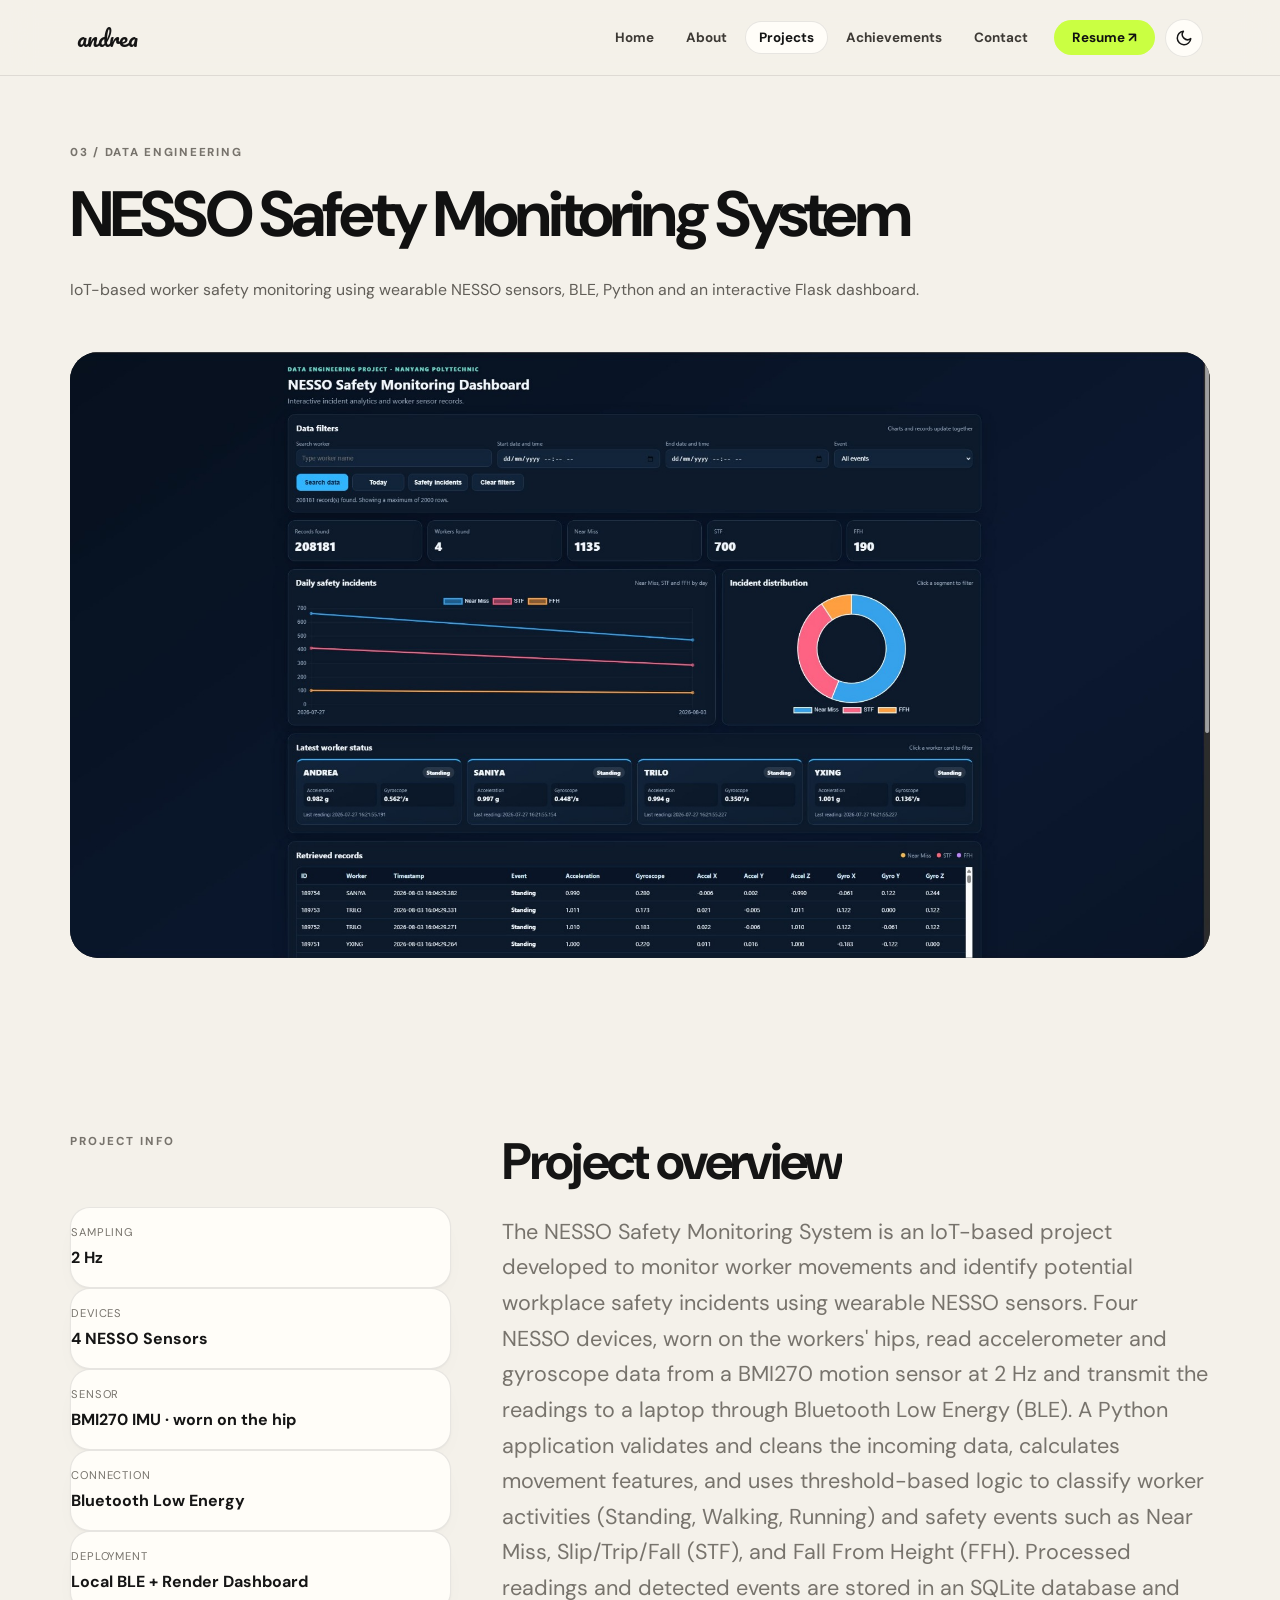
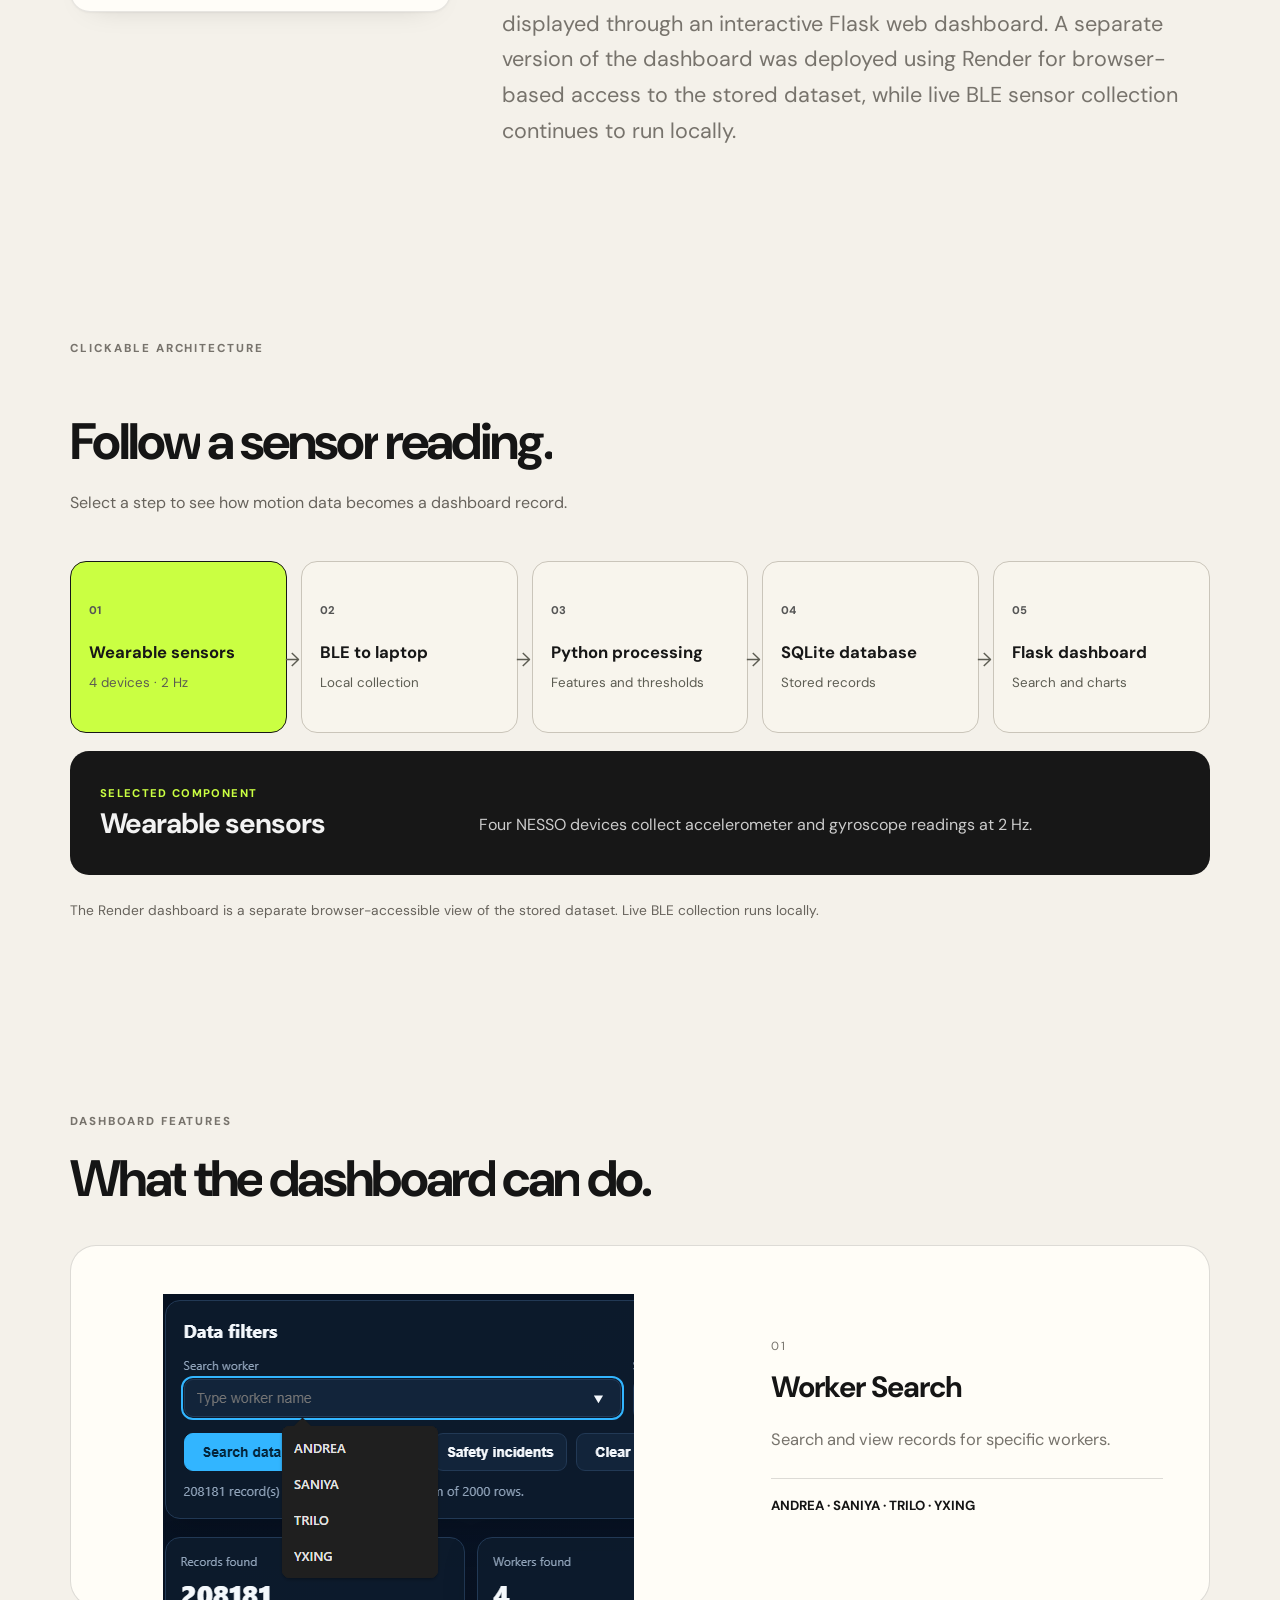
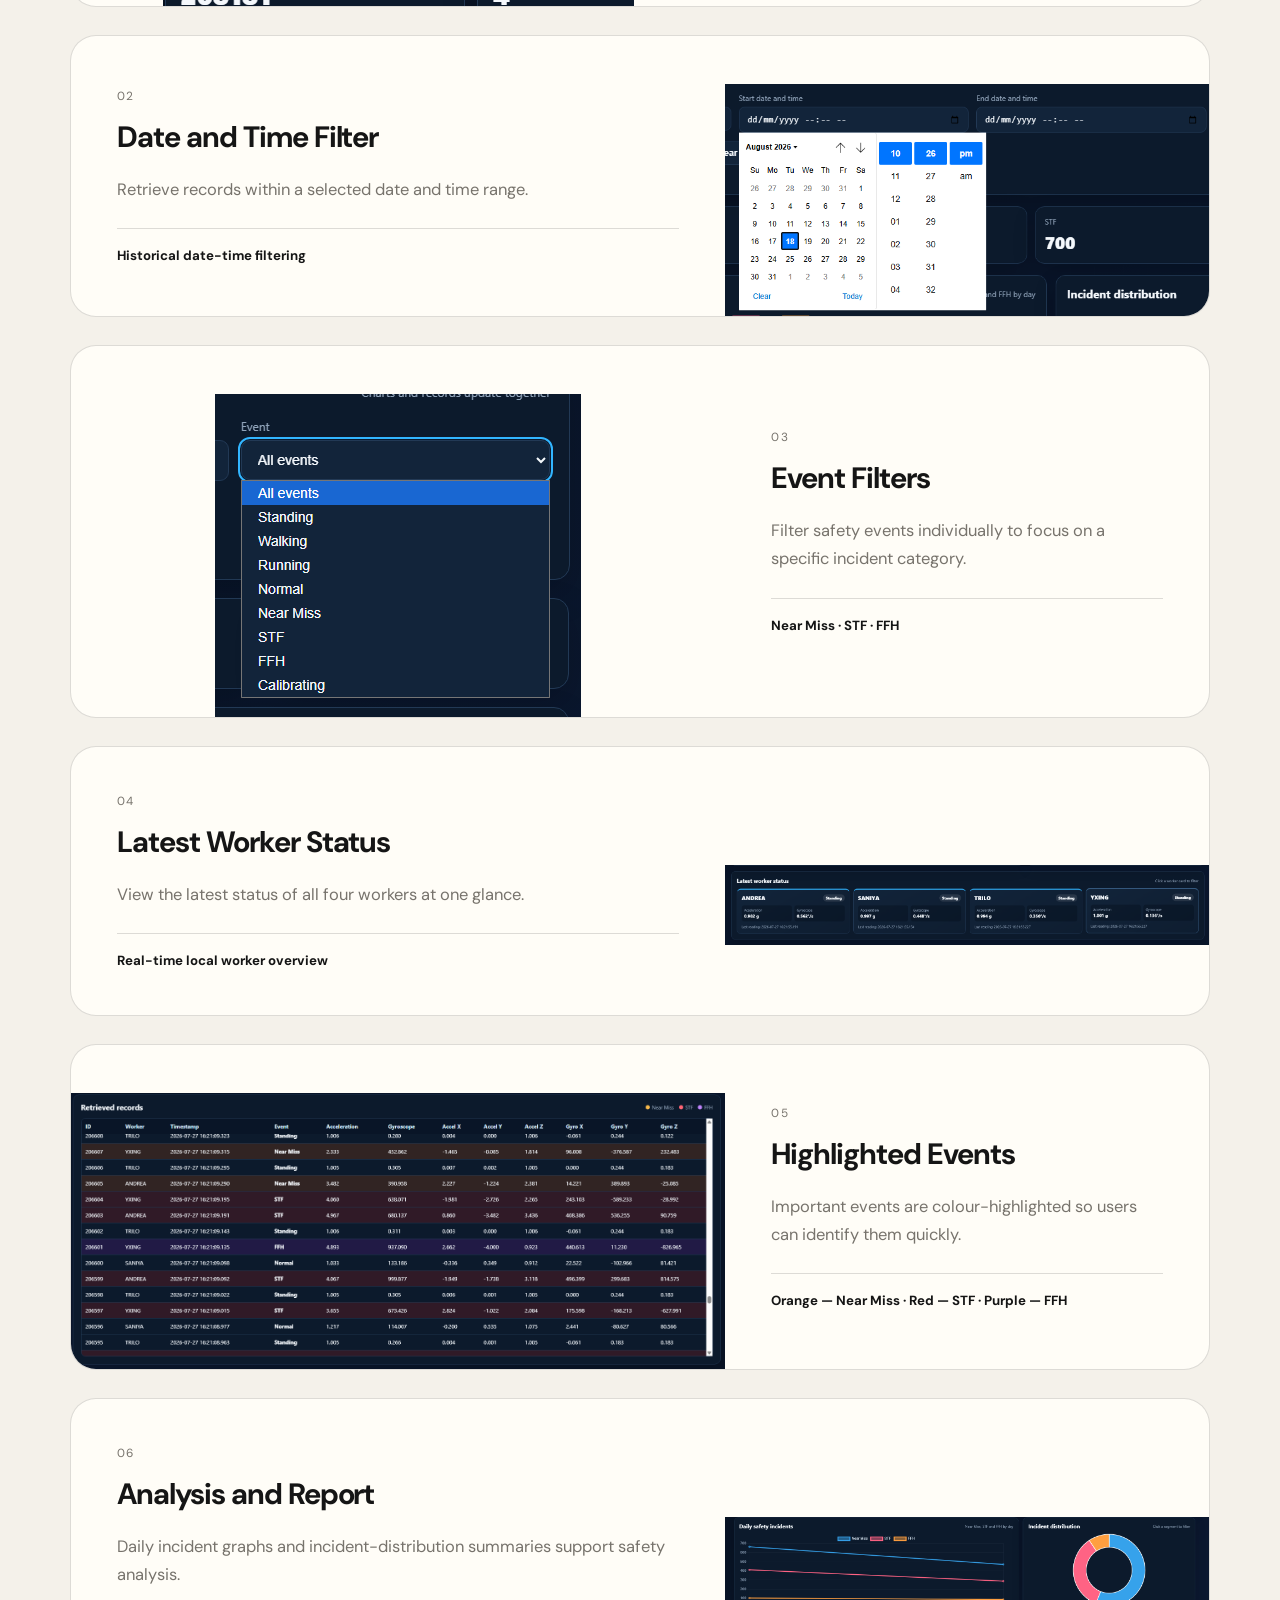
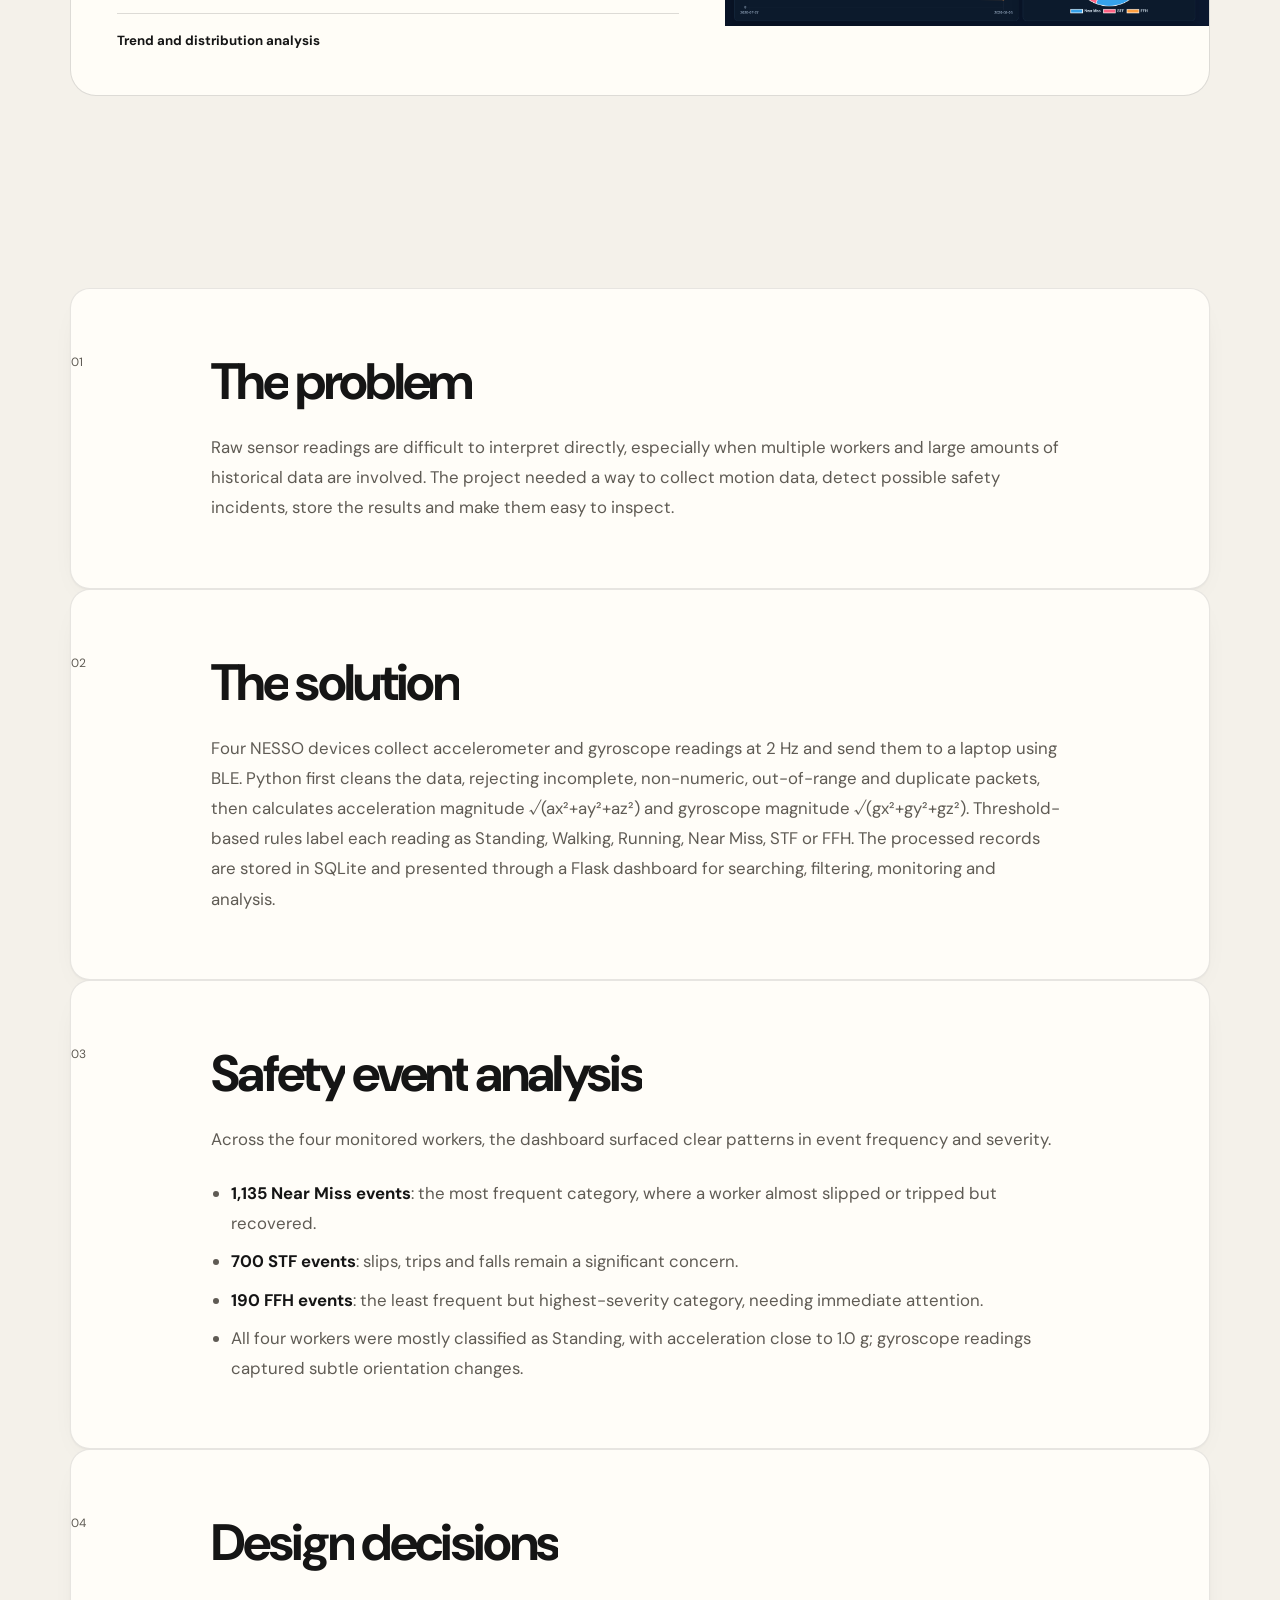
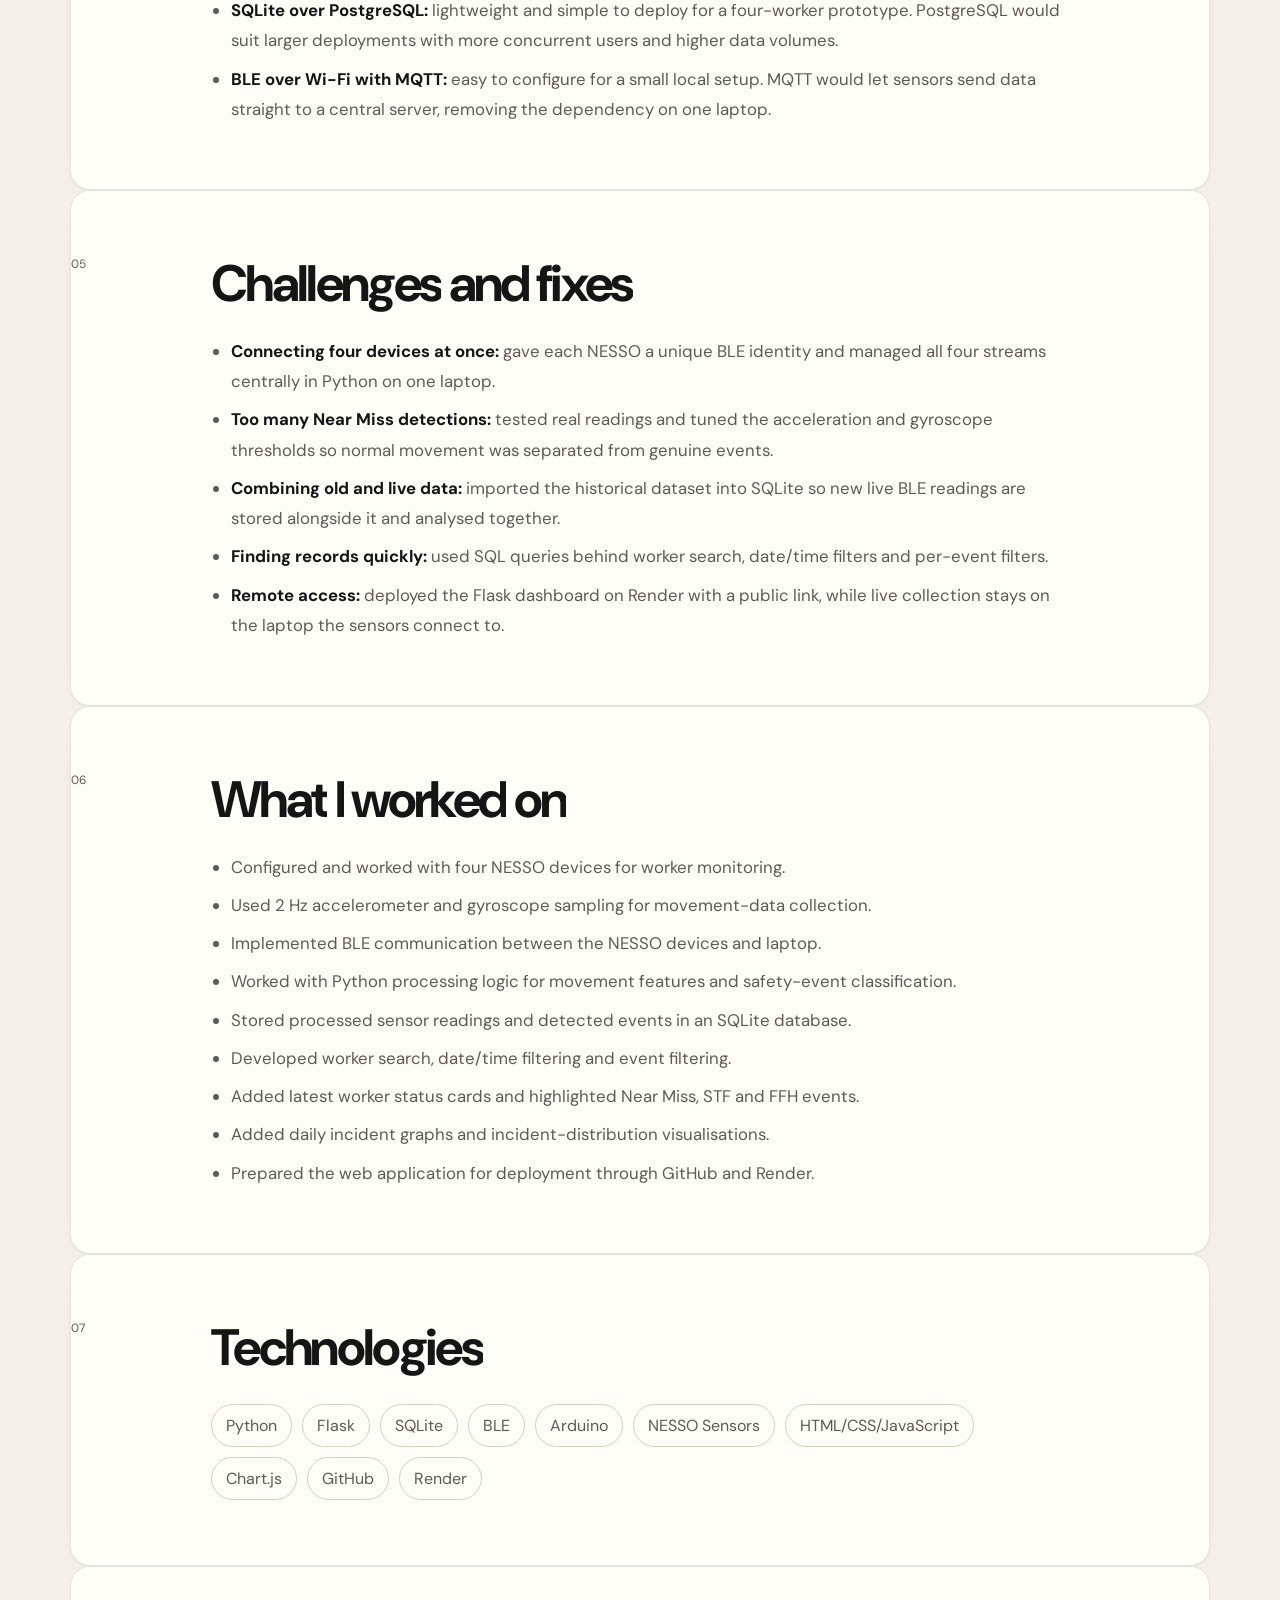
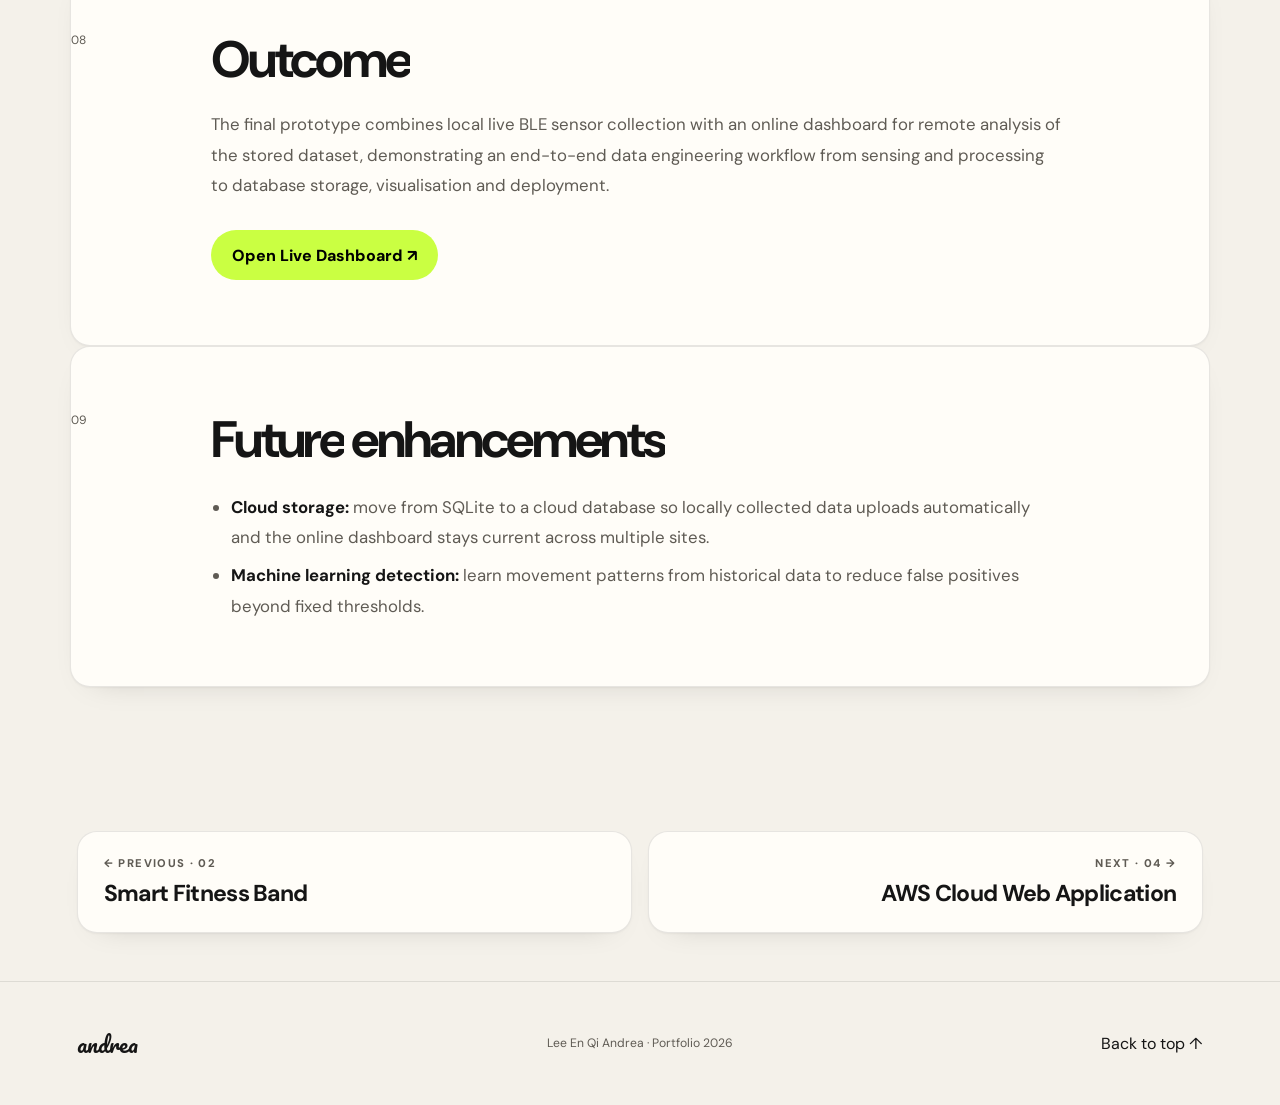
<file: projects/nesso.html>
<!DOCTYPE html>
<html lang="en">
<head>
  <meta http-equiv="Cache-Control" content="no-cache">
<meta charset="UTF-8">
  <meta name="viewport" content="width=device-width, initial-scale=1.0">
  <meta name="description" content="NESSO Safety Monitoring System by Andrea Lee: IoT worker safety monitoring using NESSO sensors, BLE, Python, SQLite and a Flask dashboard.">
<title>NESSO Safety Monitoring System | Andrea Lee</title>
  <script>(function(){var d=document.documentElement,K="theme";function g(){try{return localStorage.getItem(K)}catch(e){return null}}function s(v){try{localStorage.setItem(K,v)}catch(e){}}var m=window.matchMedia?matchMedia("(prefers-color-scheme: dark)"):null;function lab(){var dark=d.getAttribute("data-theme")==="dark",b=document.querySelectorAll(".theme-toggle");for(var i=0;i<b.length;i++){b[i].setAttribute("aria-label",dark?"Switch to day mode":"Switch to night mode");b[i].setAttribute("aria-pressed",dark?"true":"false")}}function apply(dark){if(dark)d.setAttribute("data-theme","dark");else d.removeAttribute("data-theme");lab()}var t=g();apply(t==="dark"||(t!=="light"&&!!m&&m.matches));document.addEventListener("click",function(e){var b=e.target&&e.target.closest?e.target.closest(".theme-toggle"):null;if(!b)return;var dark=d.getAttribute("data-theme")!=="dark";d.classList.add("theme-anim");apply(dark);s(dark?"dark":"light");setTimeout(function(){d.classList.remove("theme-anim")},450)});if(m&&m.addEventListener)m.addEventListener("change",function(e){if(!g())apply(e.matches)});document.addEventListener("DOMContentLoaded",lab)})()</script>
  <link rel="canonical" href="https://andrea-lee-portfolio.onrender.com/projects/nesso.html">
  <meta property="og:type" content="website">
  <meta property="og:site_name" content="Andrea Lee">
  <meta property="og:title" content="NESSO Safety Monitoring System | Andrea Lee">
  <meta property="og:description" content="NESSO Safety Monitoring System by Andrea Lee: IoT worker safety monitoring using NESSO sensors, BLE, Python, SQLite and a Flask dashboard.">
  <meta property="og:url" content="https://andrea-lee-portfolio.onrender.com/projects/nesso.html">
  <meta property="og:image" content="https://andrea-lee-portfolio.onrender.com/static/images/nesso-safety-cover.jpg">
  <meta name="twitter:card" content="summary_large_image">
  <meta property="og:image:alt" content="NESSO Safety Monitoring System | Andrea Lee">
  <meta name="twitter:title" content="NESSO Safety Monitoring System | Andrea Lee">
  <meta name="twitter:description" content="NESSO Safety Monitoring System by Andrea Lee: IoT worker safety monitoring using NESSO sensors, BLE, Python, SQLite and a Flask dashboard.">
  <meta name="twitter:image" content="https://andrea-lee-portfolio.onrender.com/static/images/nesso-safety-cover.jpg">
  <link rel="icon" href="data:image/svg+xml,%3Csvg xmlns=%27http://www.w3.org/2000/svg%27 viewBox=%270 0 100 100%27%3E%3Crect width=%27100%27 height=%27100%27 rx=%2724%27 fill=%27%23111%27/%3E%3Ctext x=%2750%27 y=%2770%27 font-size=%2762%27 text-anchor=%27middle%27 fill=%27%23caff42%27 font-family=%27Georgia,serif%27 font-style=%27italic%27%3Ea%3C/text%3E%3C/svg%3E">
  <link rel="preconnect" href="https://fonts.googleapis.com">
  <link rel="preconnect" href="https://fonts.gstatic.com" crossorigin>
  <link href="https://fonts.googleapis.com/css2?family=DM+Sans:wght@400;500;600;700&family=Pacifico&display=swap" rel="stylesheet">
  <link rel="stylesheet" href="../static/css/style.css?v=20261119i">
  <link rel="stylesheet" href="../static/css/unified-project-style.css?v=20261119i">
<link rel="stylesheet" href="../static/css/smooth.css?v=20261119i">
<link rel="stylesheet" href="../static/css/theme.css?v=20261119i">
</head>
<body class="project-page">
<div id="progressBar" class="progress-bar"></div>
<header class="site-header">
  <a href="../#home" class="logo">andrea</a>
  <button id="menuBtn" class="menu-btn" type="button" aria-label="Open navigation menu" aria-expanded="false" aria-controls="nav">☰</button>
  <nav id="nav">
    <a href="../#home">Home</a>
    <a href="../#about">About</a>
    <a href="../pages/projects.html" aria-current="page">Projects</a>
    <a href="../pages/achievements.html">Achievements</a>
    <a href="../#contact">Contact</a>
    <a href="../static/resume.pdf" class="contact-pill nav-resume" target="_blank" rel="noopener noreferrer">Resume ↗</a>
  </nav>
<button class="theme-toggle" type="button" aria-label="Switch to night mode"><svg class="moon" viewBox="0 0 24 24" fill="none" stroke="currentColor" stroke-width="2" stroke-linecap="round" stroke-linejoin="round" aria-hidden="true"><path d="M21 12.8A9 9 0 1 1 11.2 3a7 7 0 0 0 9.8 9.8z"/></svg><svg class="sun" viewBox="0 0 24 24" fill="none" stroke="currentColor" stroke-width="2" stroke-linecap="round" aria-hidden="true"><circle cx="12" cy="12" r="4"/><path d="M12 2v2M12 20v2M4.9 4.9l1.4 1.4M17.7 17.7l1.4 1.4M2 12h2M20 12h2M4.9 19.1l1.4-1.4M17.7 6.3l1.4-1.4"/></svg></button>
</header>

<main>
<section class="case-hero">
  <div class="case-heading reveal">
    <p class="case-kicker">03 / DATA ENGINEERING</p>
    <h1>NESSO Safety Monitoring System</h1>
    <p>IoT-based worker safety monitoring using wearable NESSO sensors, BLE, Python and an interactive Flask dashboard.</p>
  </div>
  <div class="case-cover reveal">
    
      <img loading="lazy" decoding="async" src="../static/images/dashboard.jpg" alt="NESSO Safety Monitoring System">
    
  </div>
</section>


<section class="case-summary section">
  <div class="case-side reveal">
    <p class="section-label">PROJECT INFO</p>
    <div class="info-block"><span>Sampling</span><strong>2 Hz</strong></div>
    <div class="info-block"><span>Devices</span><strong>4 NESSO Sensors</strong></div>
    <div class="info-block"><span>Sensor</span><strong>BMI270 IMU · worn on the hip</strong></div>
    <div class="info-block"><span>Connection</span><strong>Bluetooth Low Energy</strong></div>
    <div class="info-block"><span>Deployment</span><strong>Local BLE + Render Dashboard</strong></div>
  </div>
  <div class="case-main reveal">
    <h2>Project overview</h2>
    <p class="case-lead">The NESSO Safety Monitoring System is an IoT-based project developed to monitor worker movements and identify potential workplace safety incidents using wearable NESSO sensors. Four NESSO devices, worn on the workers' hips, read accelerometer and gyroscope data from a BMI270 motion sensor at 2 Hz and transmit the readings to a laptop through Bluetooth Low Energy (BLE). A Python application validates and cleans the incoming data, calculates movement features, and uses threshold-based logic to classify worker activities (Standing, Walking, Running) and safety events such as Near Miss, Slip/Trip/Fall (STF), and Fall From Height (FFH). Processed readings and detected events are stored in an SQLite database and displayed through an interactive Flask web dashboard. A separate version of the dashboard was deployed using Render for browser-based access to the stored dataset, while live BLE sensor collection continues to run locally.</p>
  </div>
</section>

<section class="architecture-section section" aria-labelledby="architecture-title"><div class="architecture-intro"><p class="section-label">CLICKABLE ARCHITECTURE</p><h2 id="architecture-title">Follow a sensor reading.</h2><p>Select a step to see how motion data becomes a dashboard record.</p></div><div class="architecture-layout"><div class="architecture-flow" role="group" aria-label="Architecture components"><button type="button" class="architecture-node" aria-pressed="true" data-title="Wearable sensors" data-detail="Four NESSO devices worn on the hip read accelerometer and gyroscope values (X, Y, Z) from a BMI270 motion sensor at 2 Hz, once every 500 ms."><span>01</span><strong>Wearable sensors</strong><small>4 devices · 2 Hz</small></button><button type="button" class="architecture-node" aria-pressed="false" data-title="BLE to laptop" data-detail="The devices transmit readings over Bluetooth Low Energy to a laptop running the collector."><span>02</span><strong>BLE to laptop</strong><small>Local collection</small></button><button type="button" class="architecture-node" aria-pressed="false" data-title="Python processing" data-detail="Python rejects incomplete, invalid, out-of-range and duplicate packets, calculates acceleration and gyroscope magnitudes, then applies threshold rules to label activities and Near Miss, STF and FFH events."><span>03</span><strong>Python processing</strong><small>Features and thresholds</small></button><button type="button" class="architecture-node" aria-pressed="false" data-title="SQLite database" data-detail="Processed readings and detected events are saved in SQLite for later search and analysis."><span>04</span><strong>SQLite database</strong><small>Stored records</small></button><button type="button" class="architecture-node" aria-pressed="false" data-title="Flask dashboard" data-detail="The local dashboard presents worker status, filters, highlighted events and incident summaries."><span>05</span><strong>Flask dashboard</strong><small>Search and charts</small></button></div><div class="architecture-detail" aria-live="polite"><span>SELECTED COMPONENT</span><h3>Wearable sensors</h3><p>Four NESSO devices collect accelerometer and gyroscope readings at 2 Hz.</p></div></div><p class="architecture-foot">The Render dashboard is a separate browser-accessible view of the stored dataset. Live BLE collection runs locally.</p></section>
<section class="visual-journey section">
  <div class="journey-heading reveal">
    <p class="section-label">DASHBOARD FEATURES</p>
    <h2>What the dashboard can do.</h2>
  </div>
  <div class="journey-list">
    
    <article class="journey-row reveal">
      <div class="journey-image"><img loading="lazy" decoding="async" src="../static/images/nesso/worker-search.png" alt="Worker Search"></div>
      <div class="journey-copy">
        <span>01</span>
        <h3>Worker Search</h3>
        <p>Search and view records for specific workers.</p>
        <strong>ANDREA · SANIYA · TRILO · YXING</strong>
      </div>
    </article>
    
    <article class="journey-row reveal">
      <div class="journey-image"><img loading="lazy" decoding="async" src="../static/images/nesso/date-time-filter.png" alt="Date and Time Filter"></div>
      <div class="journey-copy">
        <span>02</span>
        <h3>Date and Time Filter</h3>
        <p>Retrieve records within a selected date and time range.</p>
        <strong>Historical date-time filtering</strong>
      </div>
    </article>
    
    <article class="journey-row reveal">
      <div class="journey-image"><img loading="lazy" decoding="async" src="../static/images/nesso/event-filters.png" alt="Event Filters"></div>
      <div class="journey-copy">
        <span>03</span>
        <h3>Event Filters</h3>
        <p>Filter safety events individually to focus on a specific incident category.</p>
        <strong>Near Miss · STF · FFH</strong>
      </div>
    </article>
    
    <article class="journey-row reveal">
      <div class="journey-image"><img loading="lazy" decoding="async" src="../static/images/nesso/latest-worker-status.png" alt="Latest Worker Status"></div>
      <div class="journey-copy">
        <span>04</span>
        <h3>Latest Worker Status</h3>
        <p>View the latest status of all four workers at one glance.</p>
        <strong>Real-time local worker overview</strong>
      </div>
    </article>
    
    <article class="journey-row reveal">
      <div class="journey-image"><img loading="lazy" decoding="async" src="../static/images/nesso/highlighted-events.png" alt="Highlighted Events"></div>
      <div class="journey-copy">
        <span>05</span>
        <h3>Highlighted Events</h3>
        <p>Important events are colour-highlighted so users can identify them quickly.</p>
        <strong>Orange — Near Miss · Red — STF · Purple — FFH</strong>
      </div>
    </article>
    
    <article class="journey-row reveal">
      <div class="journey-image"><img loading="lazy" decoding="async" src="../static/images/nesso/analysis-report.png" alt="Analysis and Report"></div>
      <div class="journey-copy">
        <span>06</span>
        <h3>Analysis and Report</h3>
        <p>Daily incident graphs and incident-distribution summaries support safety analysis.</p>
        <strong>Trend and distribution analysis</strong>
      </div>
    </article>
    
  </div>
</section>

<section class="case-sections section">
  <article class="case-block reveal"><span>01</span><div><h2>The problem</h2><p>Raw sensor readings are difficult to interpret directly, especially when multiple workers and large amounts of historical data are involved. The project needed a way to collect motion data, detect possible safety incidents, store the results and make them easy to inspect.</p></div></article>
  <article class="case-block reveal"><span>02</span><div><h2>The solution</h2><p>Four NESSO devices collect accelerometer and gyroscope readings at 2 Hz and send them to a laptop using BLE. Python first cleans the data, rejecting incomplete, non-numeric, out-of-range and duplicate packets, then calculates acceleration magnitude √(ax²+ay²+az²) and gyroscope magnitude √(gx²+gy²+gz²). Threshold-based rules label each reading as Standing, Walking, Running, Near Miss, STF or FFH. The processed records are stored in SQLite and presented through a Flask dashboard for searching, filtering, monitoring and analysis.</p></div></article>
  <article class="case-block reveal"><span>03</span><div><h2>Safety event analysis</h2><p>Across the four monitored workers, the dashboard surfaced clear patterns in event frequency and severity.</p><ul><li><strong>1,135 Near Miss events</strong>: the most frequent category, where a worker almost slipped or tripped but recovered.</li><li><strong>700 STF events</strong>: slips, trips and falls remain a significant concern.</li><li><strong>190 FFH events</strong>: the least frequent but highest-severity category, needing immediate attention.</li><li>All four workers were mostly classified as Standing, with acceleration close to 1.0 g; gyroscope readings captured subtle orientation changes.</li></ul></div></article>
  <article class="case-block reveal"><span>04</span><div><h2>Design decisions</h2><ul><li><strong>SQLite over PostgreSQL:</strong> lightweight and simple to deploy for a four-worker prototype. PostgreSQL would suit larger deployments with more concurrent users and higher data volumes.</li><li><strong>BLE over Wi-Fi with MQTT:</strong> easy to configure for a small local setup. MQTT would let sensors send data straight to a central server, removing the dependency on one laptop.</li></ul></div></article>
  <article class="case-block reveal"><span>05</span><div><h2>Challenges and fixes</h2><ul><li><strong>Connecting four devices at once:</strong> gave each NESSO a unique BLE identity and managed all four streams centrally in Python on one laptop.</li><li><strong>Too many Near Miss detections:</strong> tested real readings and tuned the acceleration and gyroscope thresholds so normal movement was separated from genuine events.</li><li><strong>Combining old and live data:</strong> imported the historical dataset into SQLite so new live BLE readings are stored alongside it and analysed together.</li><li><strong>Finding records quickly:</strong> used SQL queries behind worker search, date/time filters and per-event filters.</li><li><strong>Remote access:</strong> deployed the Flask dashboard on Render with a public link, while live collection stays on the laptop the sensors connect to.</li></ul></div></article>
  <article class="case-block reveal"><span>06</span><div><h2>What I worked on</h2><ul><li>Configured and worked with four NESSO devices for worker monitoring.</li><li>Used 2 Hz accelerometer and gyroscope sampling for movement-data collection.</li><li>Implemented BLE communication between the NESSO devices and laptop.</li><li>Worked with Python processing logic for movement features and safety-event classification.</li><li>Stored processed sensor readings and detected events in an SQLite database.</li><li>Developed worker search, date/time filtering and event filtering.</li><li>Added latest worker status cards and highlighted Near Miss, STF and FFH events.</li><li>Added daily incident graphs and incident-distribution visualisations.</li><li>Prepared the web application for deployment through GitHub and Render.</li></ul></div></article>
  <article class="case-block reveal"><span>07</span><div><h2>Technologies</h2><div class="tool-tags"><span>Python</span><span>Flask</span><span>SQLite</span><span>BLE</span><span>Arduino</span><span>NESSO Sensors</span><span>HTML/CSS/JavaScript</span><span>Chart.js</span><span>GitHub</span><span>Render</span></div></div></article>
  <article class="case-block reveal"><span>08</span><div><h2>Outcome</h2><p>The final prototype combines local live BLE sensor collection with an online dashboard for remote analysis of the stored dataset, demonstrating an end-to-end data engineering workflow from sensing and processing to database storage, visualisation and deployment.</p><a class="btn case-button" href="https://nesso-safety-dashboard.onrender.com/">Open Live Dashboard ↗</a></div></article>
  <article class="case-block reveal"><span>09</span><div><h2>Future enhancements</h2><ul><li><strong>Cloud storage:</strong> move from SQLite to a cloud database so locally collected data uploads automatically and the online dashboard stays current across multiple sites.</li><li><strong>Machine learning detection:</strong> learn movement patterns from historical data to reduce false positives beyond fixed thresholds.</li></ul></div></article>
</section>



<nav class="project-pager" aria-label="More projects">
  <a class="project-pager-link prev" href="fitness.html"><span>← Previous · 02</span><strong>Smart Fitness Band</strong></a>
  <a class="project-pager-link next" href="aws.html"><span>Next · 04 →</span><strong>AWS Cloud Web Application</strong></a>
</nav>
</main>

<footer>
  <a class="logo" href="../">andrea</a>
  <p>Lee En Qi Andrea · Portfolio 2026</p>
  <a href="#">Back to top ↑</a>
</footer>
<script src="../static/js/main.js?v=20261119i"></script>
<script src="../static/js/interactions.js?v=20261119i" defer></script>
  <script src="../static/js/project-image-viewer.js?v=20261119i" defer></script>
</body>
</html>
</file>
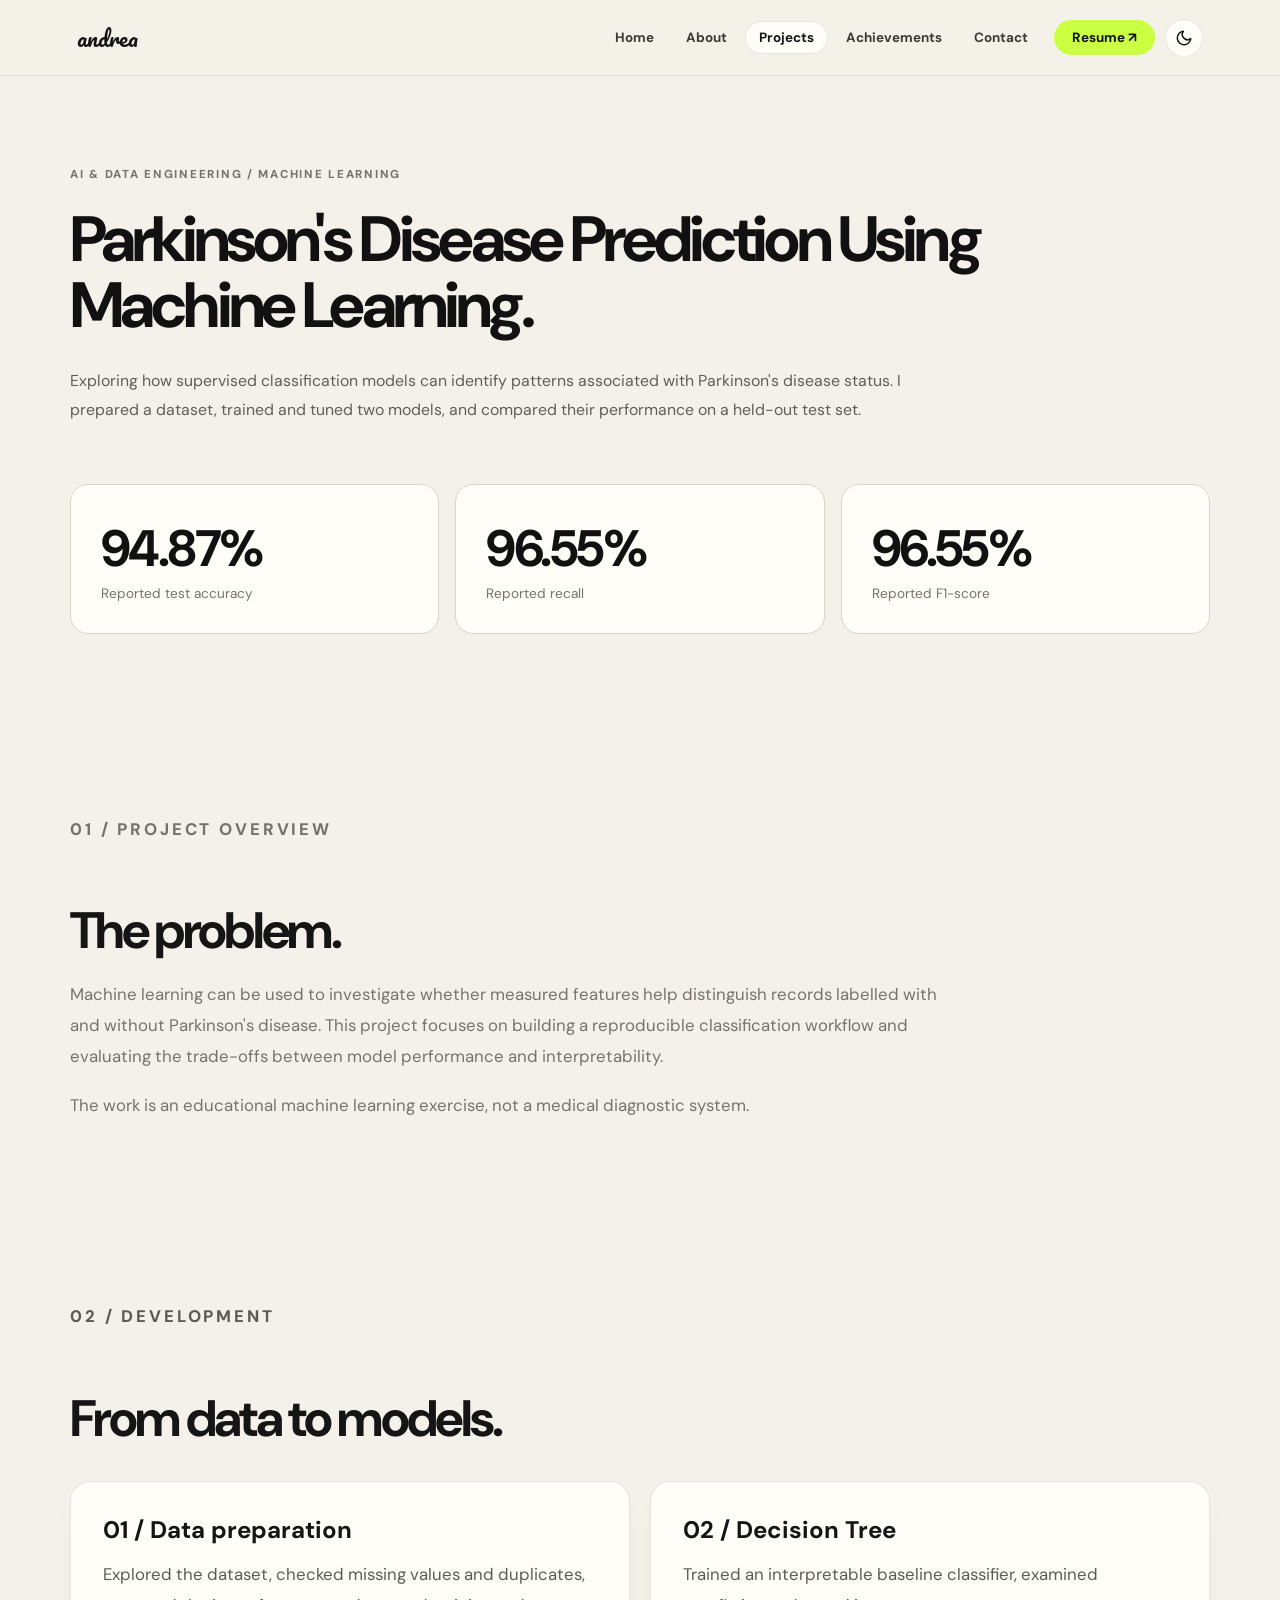
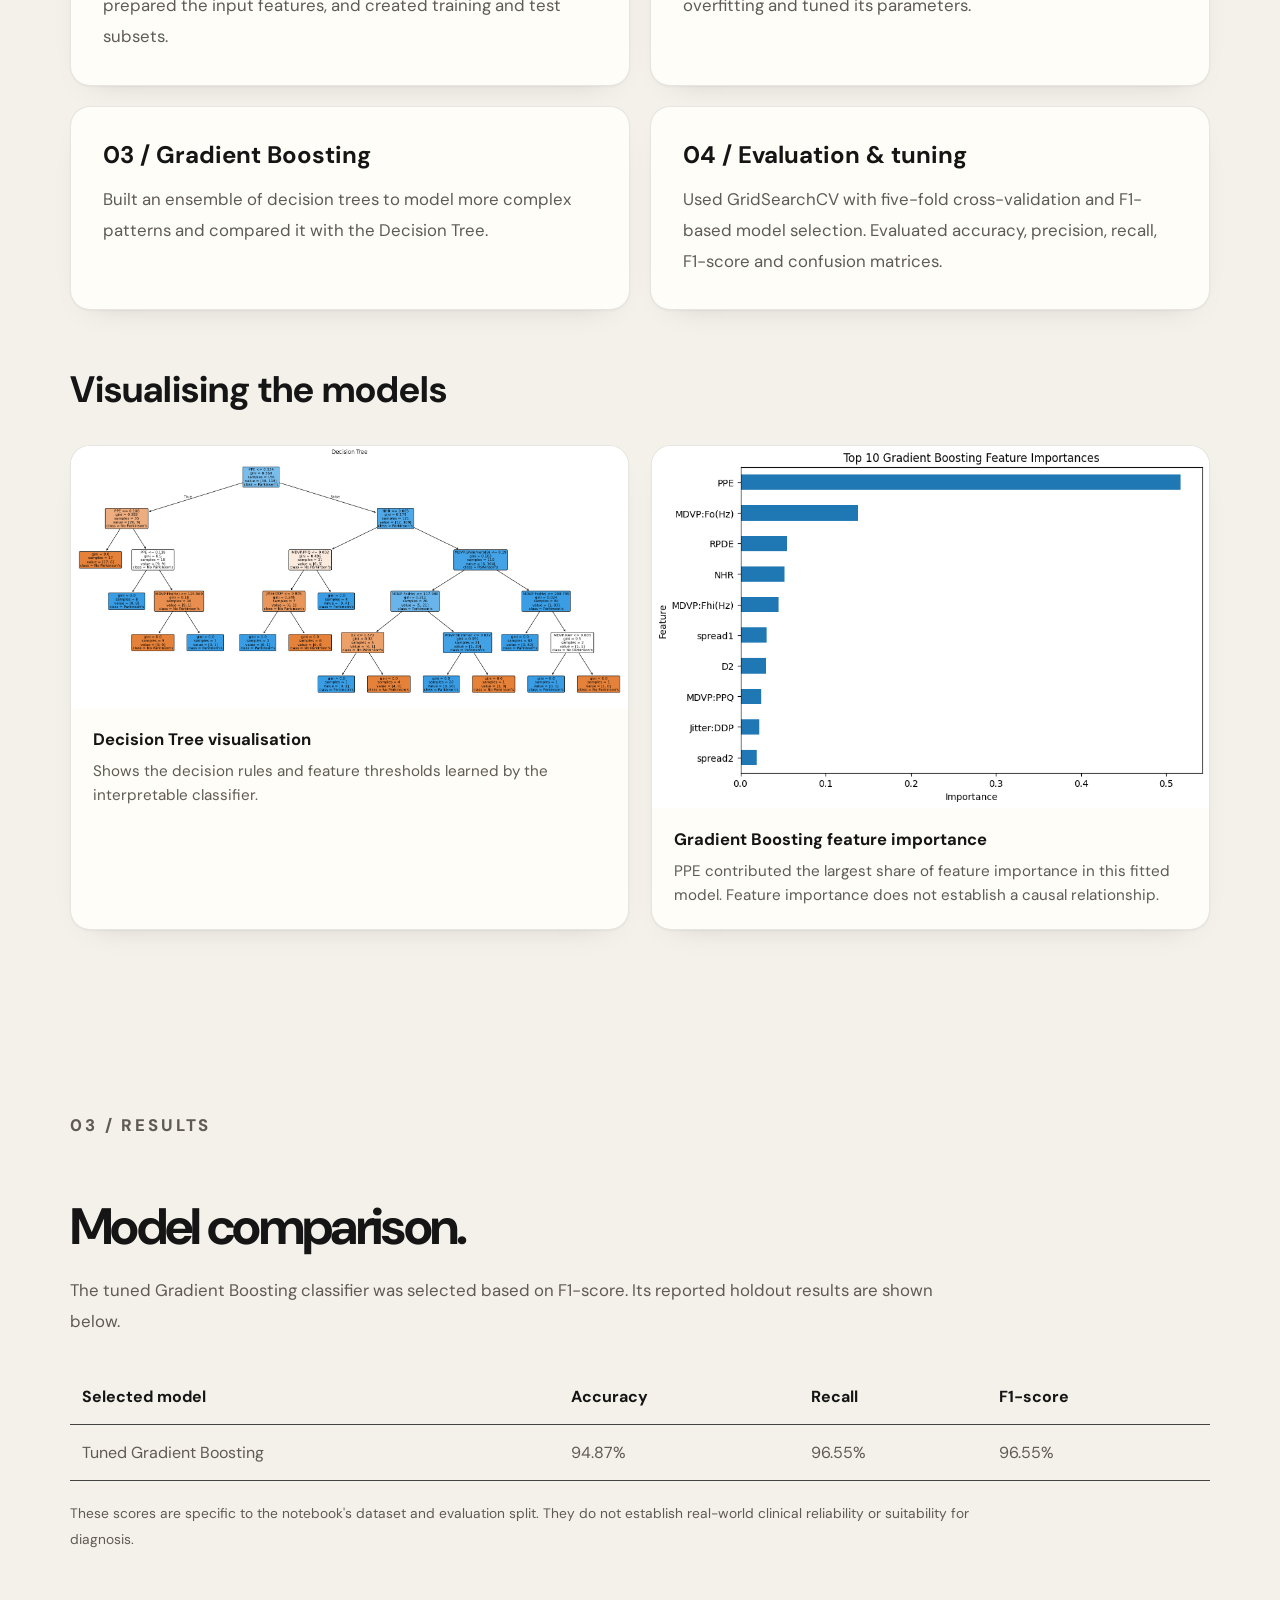
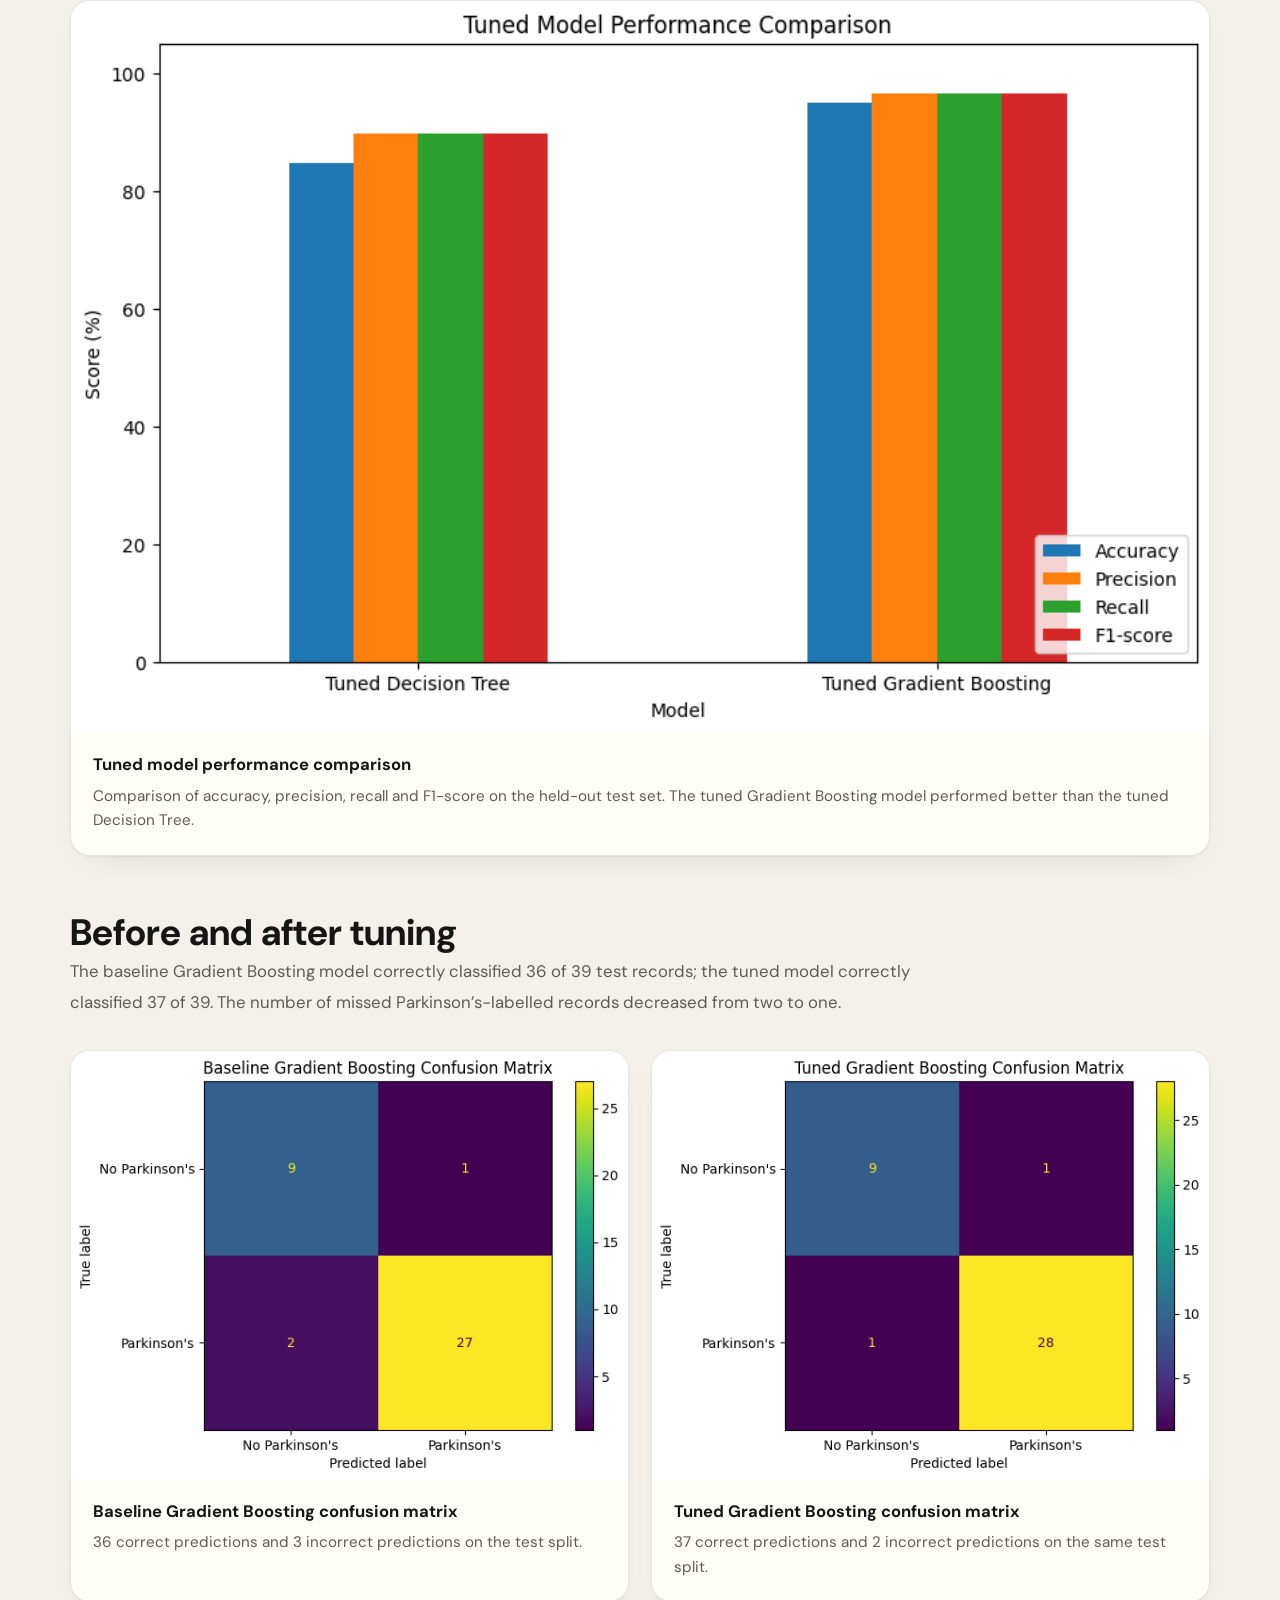
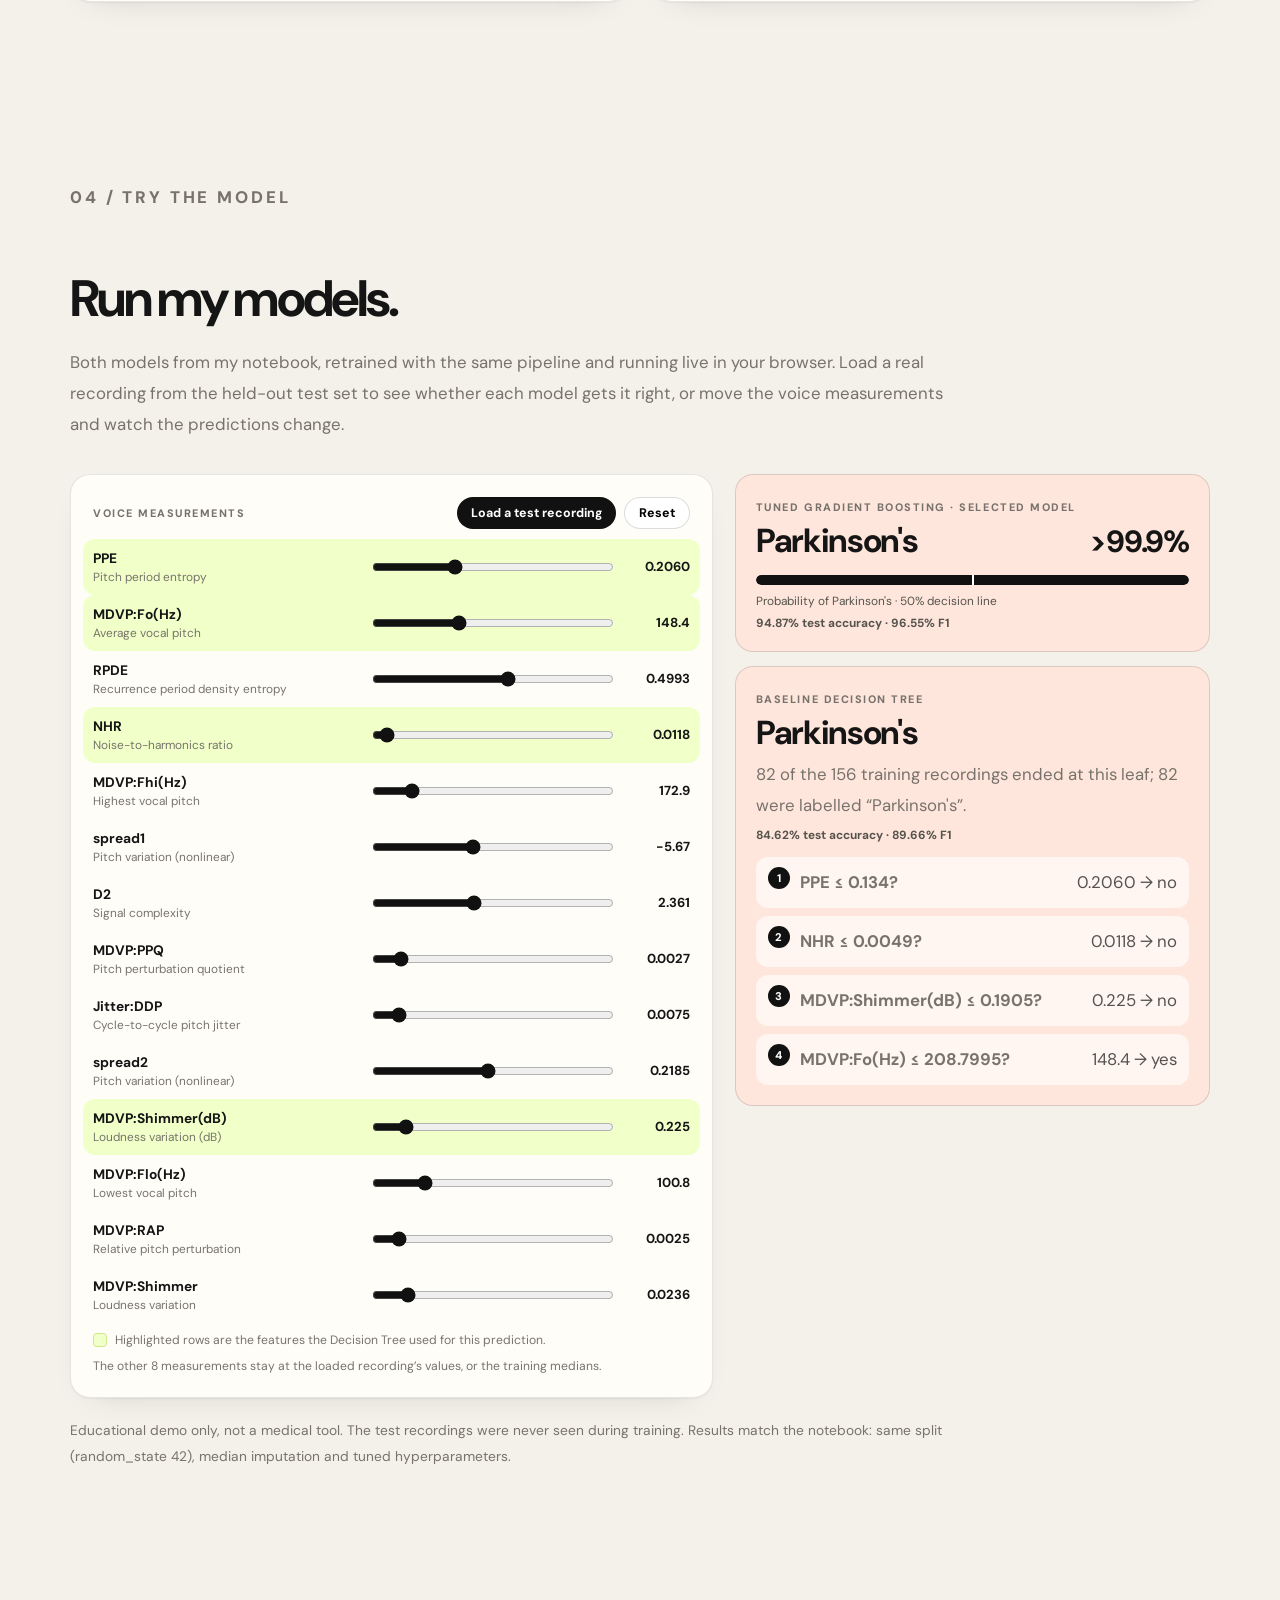
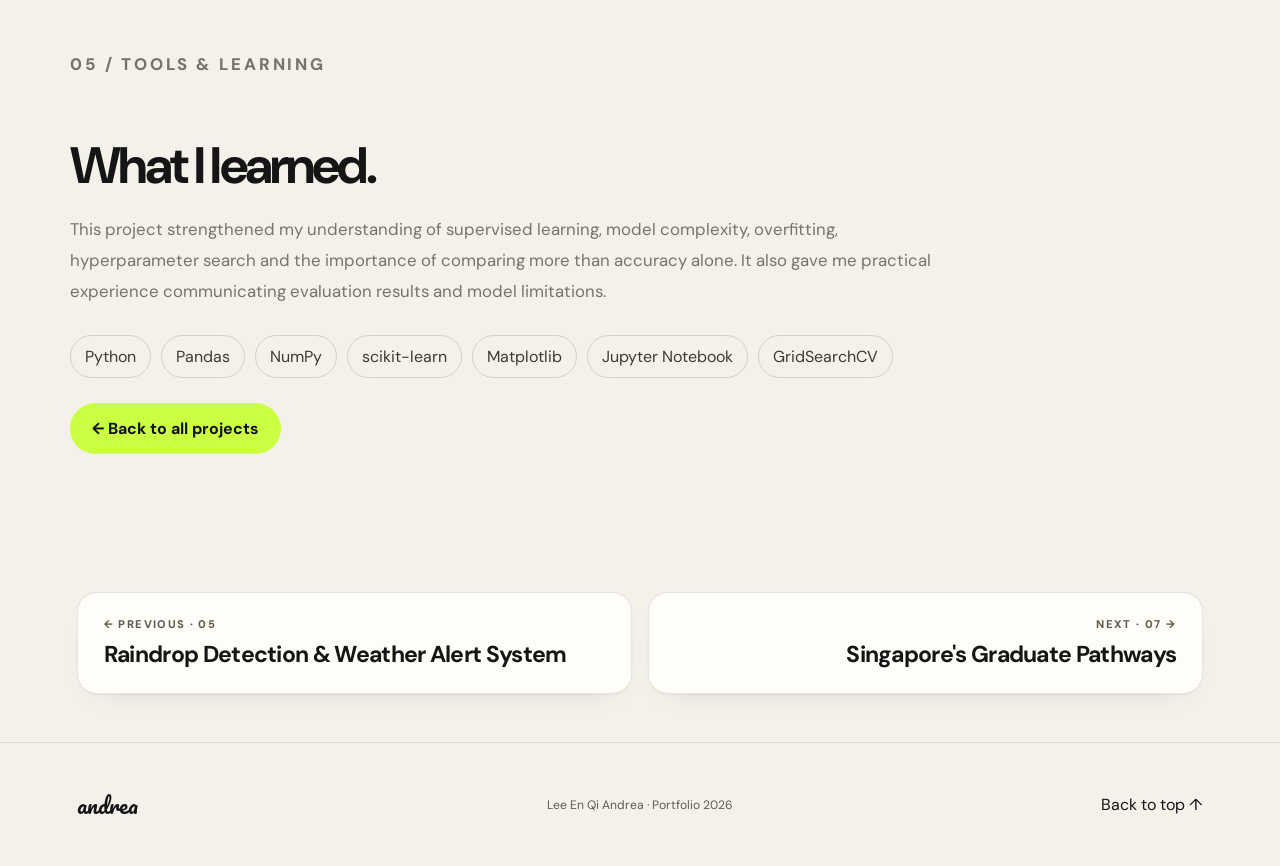
<file: projects/parkinsons-prediction.html>
<!DOCTYPE html>
<html lang="en"><head><meta http-equiv="Cache-Control" content="no-cache">
<meta charset="utf-8"/><meta content="width=device-width,initial-scale=1" name="viewport"/><meta content="Andrea Lee's machine learning project comparing Decision Tree and Gradient Boosting classifiers for Parkinson's disease status prediction." name="description"/><meta name="description" content="Andrea Lee&#x27;s machine learning project comparing Decision Tree and Gradient Boosting classifiers to predict Parkinson&#x27;s disease with Python and scikit-learn.">
<title>Parkinson's Disease Prediction | Andrea Lee</title>
  <script>(function(){var d=document.documentElement,K="theme";function g(){try{return localStorage.getItem(K)}catch(e){return null}}function s(v){try{localStorage.setItem(K,v)}catch(e){}}var m=window.matchMedia?matchMedia("(prefers-color-scheme: dark)"):null;function lab(){var dark=d.getAttribute("data-theme")==="dark",b=document.querySelectorAll(".theme-toggle");for(var i=0;i<b.length;i++){b[i].setAttribute("aria-label",dark?"Switch to day mode":"Switch to night mode");b[i].setAttribute("aria-pressed",dark?"true":"false")}}function apply(dark){if(dark)d.setAttribute("data-theme","dark");else d.removeAttribute("data-theme");lab()}var t=g();apply(t==="dark"||(t!=="light"&&!!m&&m.matches));document.addEventListener("click",function(e){var b=e.target&&e.target.closest?e.target.closest(".theme-toggle"):null;if(!b)return;var dark=d.getAttribute("data-theme")!=="dark";d.classList.add("theme-anim");apply(dark);s(dark?"dark":"light");setTimeout(function(){d.classList.remove("theme-anim")},450)});if(m&&m.addEventListener)m.addEventListener("change",function(e){if(!g())apply(e.matches)});document.addEventListener("DOMContentLoaded",lab)})()</script>
  <link rel="canonical" href="https://andrea-lee-portfolio.onrender.com/projects/parkinsons-prediction.html">
  <meta property="og:type" content="website">
  <meta property="og:site_name" content="Andrea Lee">
  <meta property="og:title" content="Parkinson&#x27;s Disease Prediction | Andrea Lee">
  <meta property="og:description" content="Andrea Lee&#x27;s machine learning project comparing Decision Tree and Gradient Boosting classifiers to predict Parkinson&#x27;s disease with Python and scikit-learn.">
  <meta property="og:url" content="https://andrea-lee-portfolio.onrender.com/projects/parkinsons-prediction.html">
  <meta property="og:image" content="https://andrea-lee-portfolio.onrender.com/static/images/parkinsons-project-cover.png">
  <meta name="twitter:card" content="summary_large_image">
  <meta property="og:image:alt" content="Parkinson&#x27;s Disease Prediction | Andrea Lee">
  <meta name="twitter:title" content="Parkinson&#x27;s Disease Prediction | Andrea Lee">
  <meta name="twitter:description" content="Andrea Lee&#x27;s machine learning project comparing Decision Tree and Gradient Boosting classifiers to predict Parkinson&#x27;s disease with Python and scikit-learn.">
  <meta name="twitter:image" content="https://andrea-lee-portfolio.onrender.com/static/images/parkinsons-project-cover.png">
  <link rel="icon" href="data:image/svg+xml,%3Csvg xmlns=%27http://www.w3.org/2000/svg%27 viewBox=%270 0 100 100%27%3E%3Crect width=%27100%27 height=%27100%27 rx=%2724%27 fill=%27%23111%27/%3E%3Ctext x=%2750%27 y=%2770%27 font-size=%2762%27 text-anchor=%27middle%27 fill=%27%23caff42%27 font-family=%27Georgia,serif%27 font-style=%27italic%27%3Ea%3C/text%3E%3C/svg%3E"><link href="https://fonts.googleapis.com" rel="preconnect"/><link crossorigin="" href="https://fonts.gstatic.com" rel="preconnect"/><link href="https://fonts.googleapis.com/css2?family=DM+Sans:wght@400;500;600;700&amp;family=Pacifico&amp;display=swap" rel="stylesheet"/><link href="../static/css/style.css?v=20261119i" rel="stylesheet"/><style>.ml-hero{padding:145px 6vw 90px;background:#f2efe8}.ml-hero .eyebrow{color:#666}.ml-hero h1{max-width:1100px;font-size:clamp(3.2rem,7vw,7.5rem);letter-spacing:-.065em;line-height:.97}.ml-hero p{max-width:760px;margin-top:25px;color:#77736c;line-height:1.8;font-size:1.12rem}.ml-metrics{display:grid;grid-template-columns:repeat(3,1fr);gap:16px;margin-top:60px}.ml-metric{padding:30px;border:1px solid #d8d3c8;border-radius:18px;background:#fffdf7}.ml-metric strong{display:block;font-size:clamp(2rem,4vw,4rem);letter-spacing:-.05em}.ml-metric span{color:#77736c;font-size:.85rem}.ml-section{padding:90px 6vw}.ml-section h2{font-size:clamp(2.3rem,5vw,4.5rem);letter-spacing:-.05em;margin-bottom:22px}.ml-section p,.ml-section li{max-width:900px;color:#77736c;line-height:1.85;font-size:1.05rem}.ml-section p+p{margin-top:18px}.ml-dark{background:#111;color:#fff}.ml-dark p,.ml-dark li{color:#bbb}.ml-grid{display:grid;grid-template-columns:repeat(2,1fr);gap:20px;margin-top:35px}.ml-panel{background:#fffdf7;color:#111;border-radius:20px;padding:32px}.ml-panel h3{font-size:1.5rem;margin-bottom:14px}.ml-dark .ml-panel p{color:#666}.ml-results{width:100%;border-collapse:collapse;margin-top:32px}.ml-results th,.ml-results td{text-align:left;border-bottom:1px solid #444;padding:17px 12px}.ml-results th{color:#caff42}.ml-caution{font-size:.86rem!important;margin-top:20px}.ml-footer-link{display:inline-flex;margin-top:25px;padding:15px 22px;background:#caff42;color:#111;border-radius:40px;font-weight:700}@media(max-width:700px){.ml-metrics,.ml-grid{grid-template-columns:1fr}.ml-hero{padding:115px 22px 60px}.ml-section{padding:65px 22px}.ml-results{font-size:.8rem}.ml-results th,.ml-results td{padding:12px 5px}}
/* Parkinson's project figures: scoped to this page only */
.ml-figure-grid{display:grid;grid-template-columns:repeat(2,minmax(0,1fr));gap:22px;margin-top:32px}
.ml-figure{margin:30px 0 0;background:#fffdf7;color:#111;border-radius:20px;overflow:hidden;border:1px solid rgba(17,17,17,.12)}
.ml-figure-grid .ml-figure{margin:0}
.ml-figure img{display:block;width:100%;height:auto;object-fit:contain;background:white}
.ml-figure figcaption{padding:18px 22px 22px;color:#555;line-height:1.65;font-size:.95rem}
.ml-figure figcaption strong{display:block;color:#111;font-size:1.04rem;margin-bottom:6px}
.ml-section .tool-tags.ml-light-tags span{color:#111;border-color:#888}
@media(max-width:700px){.ml-figure-grid{grid-template-columns:1fr}.ml-figure figcaption{padding:16px}}
</style>  <link rel="stylesheet" href="../static/css/unified-project-style.css?v=20261119i">
<link rel="stylesheet" href="../static/css/smooth.css?v=20261119i">
<link rel="stylesheet" href="../static/css/theme.css?v=20261119i">
</head><body><header class="site-header">
  <a href="../#home" class="logo">andrea</a>
  <button id="menuBtn" class="menu-btn" type="button" aria-label="Open navigation menu" aria-expanded="false" aria-controls="nav">☰</button>
  <nav id="nav">
    <a href="../#home">Home</a>
    <a href="../#about">About</a>
    <a href="../pages/projects.html" aria-current="page">Projects</a>
    <a href="../pages/achievements.html">Achievements</a>
    <a href="../#contact">Contact</a>
    <a href="../static/resume.pdf" class="contact-pill nav-resume" target="_blank" rel="noopener noreferrer">Resume ↗</a>
  </nav>
<button class="theme-toggle" type="button" aria-label="Switch to night mode"><svg class="moon" viewBox="0 0 24 24" fill="none" stroke="currentColor" stroke-width="2" stroke-linecap="round" stroke-linejoin="round" aria-hidden="true"><path d="M21 12.8A9 9 0 1 1 11.2 3a7 7 0 0 0 9.8 9.8z"/></svg><svg class="sun" viewBox="0 0 24 24" fill="none" stroke="currentColor" stroke-width="2" stroke-linecap="round" aria-hidden="true"><circle cx="12" cy="12" r="4"/><path d="M12 2v2M12 20v2M4.9 4.9l1.4 1.4M17.7 17.7l1.4 1.4M2 12h2M20 12h2M4.9 19.1l1.4-1.4M17.7 6.3l1.4-1.4"/></svg></button>
</header><main><section class="ml-hero"><p class="eyebrow">AI &amp; DATA ENGINEERING / MACHINE LEARNING</p><h1>Parkinson's Disease Prediction Using Machine Learning.</h1><p>Exploring how supervised classification models can identify patterns associated with Parkinson's disease status. I prepared a dataset, trained and tuned two models, and compared their performance on a held-out test set.</p><div class="ml-metrics"><div class="ml-metric"><strong>94.87%</strong><span>Reported test accuracy</span></div><div class="ml-metric"><strong>96.55%</strong><span>Reported recall</span></div><div class="ml-metric"><strong>96.55%</strong><span>Reported F1-score</span></div></div></section><section class="ml-section"><p class="section-label">01 / PROJECT OVERVIEW</p><h2>The problem.</h2><p>Machine learning can be used to investigate whether measured features help distinguish records labelled with and without Parkinson's disease. This project focuses on building a reproducible classification workflow and evaluating the trade-offs between model performance and interpretability.</p><p>The work is an educational machine learning exercise, not a medical diagnostic system.</p></section><section class="ml-section ml-dark"><p class="section-label">02 / DEVELOPMENT</p><h2>From data to models.</h2><div class="ml-grid"><div class="ml-panel"><h3>01 / Data preparation</h3><p>Explored the dataset, checked missing values and duplicates, prepared the input features, and created training and test subsets.</p></div><div class="ml-panel"><h3>02 / Decision Tree</h3><p>Trained an interpretable baseline classifier, examined overfitting and tuned its parameters.</p></div><div class="ml-panel"><h3>03 / Gradient Boosting</h3><p>Built an ensemble of decision trees to model more complex patterns and compared it with the Decision Tree.</p></div><div class="ml-panel"><h3>04 / Evaluation &amp; tuning</h3><p>Used GridSearchCV with five-fold cross-validation and F1-based model selection. Evaluated accuracy, precision, recall, F1-score and confusion matrices.</p></div></div><h3 style="margin-top:55px;font-size:clamp(1.6rem,3vw,2.3rem)">Visualising the models</h3><div class="ml-figure-grid"><figure class="ml-figure"><img alt="Decision Tree visualisation" loading="lazy" src="../static/images/parkinsons/decision-tree.png"/><figcaption><strong>Decision Tree visualisation</strong>Shows the decision rules and feature thresholds learned by the interpretable classifier.</figcaption></figure><figure class="ml-figure"><img alt="Gradient Boosting feature importance" loading="lazy" src="../static/images/parkinsons/feature-importance.png"/><figcaption><strong>Gradient Boosting feature importance</strong>PPE contributed the largest share of feature importance in this fitted model. Feature importance does not establish a causal relationship.</figcaption></figure></div></section><section class="ml-section ml-dark" style="background:#1b1b1b"><p class="section-label">03 / RESULTS</p><h2>Model comparison.</h2><p>The tuned Gradient Boosting classifier was selected based on F1-score. Its reported holdout results are shown below.</p><table class="ml-results"><thead><tr><th>Selected model</th><th>Accuracy</th><th>Recall</th><th>F1-score</th></tr></thead><tbody><tr><td>Tuned Gradient Boosting</td><td>94.87%</td><td>96.55%</td><td>96.55%</td></tr></tbody></table><p class="ml-caution">These scores are specific to the notebook's dataset and evaluation split. They do not establish real-world clinical reliability or suitability for diagnosis.</p><figure class="ml-figure"><img alt="Tuned model performance comparison" loading="lazy" src="../static/images/parkinsons/model-comparison.png"/><figcaption><strong>Tuned model performance comparison</strong>Comparison of accuracy, precision, recall and F1-score on the held-out test set. The tuned Gradient Boosting model performed better than the tuned Decision Tree.</figcaption></figure><h3 style="margin-top:52px;font-size:clamp(1.6rem,3vw,2.3rem)">Before and after tuning</h3><p>The baseline Gradient Boosting model correctly classified 36 of 39 test records; the tuned model correctly classified 37 of 39. The number of missed Parkinson’s-labelled records decreased from two to one.</p><div class="ml-figure-grid"><figure class="ml-figure"><img alt="Baseline Gradient Boosting confusion matrix" loading="lazy" src="../static/images/parkinsons/baseline-gradient-boosting-matrix.png"/><figcaption><strong>Baseline Gradient Boosting confusion matrix</strong>36 correct predictions and 3 incorrect predictions on the test split.</figcaption></figure><figure class="ml-figure"><img alt="Tuned Gradient Boosting confusion matrix" loading="lazy" src="../static/images/parkinsons/tuned-gradient-boosting-matrix.png"/><figcaption><strong>Tuned Gradient Boosting confusion matrix</strong>37 correct predictions and 2 incorrect predictions on the same test split.</figcaption></figure></div></section><section class="ml-section ml-try" id="try-the-model"><p class="section-label">04 / TRY THE MODEL</p><h2>Run my models.</h2><p>Both models from my notebook, retrained with the same pipeline and running live in your browser. Load a real recording from the held-out test set to see whether each model gets it right, or move the voice measurements and watch the predictions change.</p>
<div class="tree-demo" id="treeDemo">
  <div class="td-panel">
    <div class="td-head"><span>VOICE MEASUREMENTS</span><div class="td-btns"><button type="button" class="td-load">Load a test recording</button><button type="button" class="td-reset">Reset</button></div></div>
    <div class="td-source" hidden><strong class="td-src-title"></strong><span class="td-check"></span></div>
    <div class="td-controls"></div>
    <p class="td-key"><i></i> Highlighted rows are the features the Decision Tree used for this prediction.</p>
    <p class="td-fixed"></p>
  </div>
  <div class="td-out" aria-live="polite">
    <div class="td-card td-gb">
      <span class="td-label">TUNED GRADIENT BOOSTING · SELECTED MODEL</span>
      <div class="td-gb-row"><strong class="td-verdict"></strong><span class="td-prob"></span></div>
      <div class="td-bar" aria-hidden="true"><i></i><b></b></div>
      <span class="td-sub">Probability of Parkinson's · 50% decision line</span>
      <span class="td-metrics td-gb-metrics"></span>
    </div>
    <div class="td-card td-dt">
      <span class="td-label">BASELINE DECISION TREE</span>
      <strong class="td-verdict"></strong>
      <p class="td-leaf"></p>
      <span class="td-metrics td-dt-metrics"></span>
      <ol class="td-path" aria-label="Decision Tree path"></ol>
    </div>
  </div>
</div>
<p class="ml-caution td-note">Educational demo only, not a medical tool. The test recordings were never seen during training. Results match the notebook: same split (random_state 42), median imputation and tuned hyperparameters.</p>
</section><section class="ml-section"><p class="section-label">05 / TOOLS &amp; LEARNING</p><h2>What I learned.</h2><p>This project strengthened my understanding of supervised learning, model complexity, overfitting, hyperparameter search and the importance of comparing more than accuracy alone. It also gave me practical experience communicating evaluation results and model limitations.</p><div class="tool-tags ml-light-tags"><span>Python</span><span>Pandas</span><span>NumPy</span><span>scikit-learn</span><span>Matplotlib</span><span>Jupyter Notebook</span><span>GridSearchCV</span></div><a class="ml-footer-link" href="../pages/projects.html">← Back to all projects</a></section><nav class="project-pager" aria-label="More projects">
  <a class="project-pager-link prev" href="raindrop.html"><span>← Previous · 05</span><strong>Raindrop Detection &amp; Weather Alert System</strong></a>
  <a class="project-pager-link next" href="dpv-pathways.html"><span>Next · 07 →</span><strong>Singapore's Graduate Pathways</strong></a>
</nav>
</main><footer><a class="logo" href="../">andrea</a><p>Lee En Qi Andrea · Portfolio 2026</p><a href="#">Back to top ↑</a></footer>  <script src="../static/js/project-image-viewer.js?v=20261119i" defer></script>
<script src="../static/js/pd-model.js?v=20261119i" defer></script>
<script src="../static/js/tree-demo.js?v=20261119i" defer></script>
<script src="../static/js/main.js?v=20261119i"></script>
<script src="../static/js/interactions.js?v=20261119i" defer></script>
</body></html>
</file>
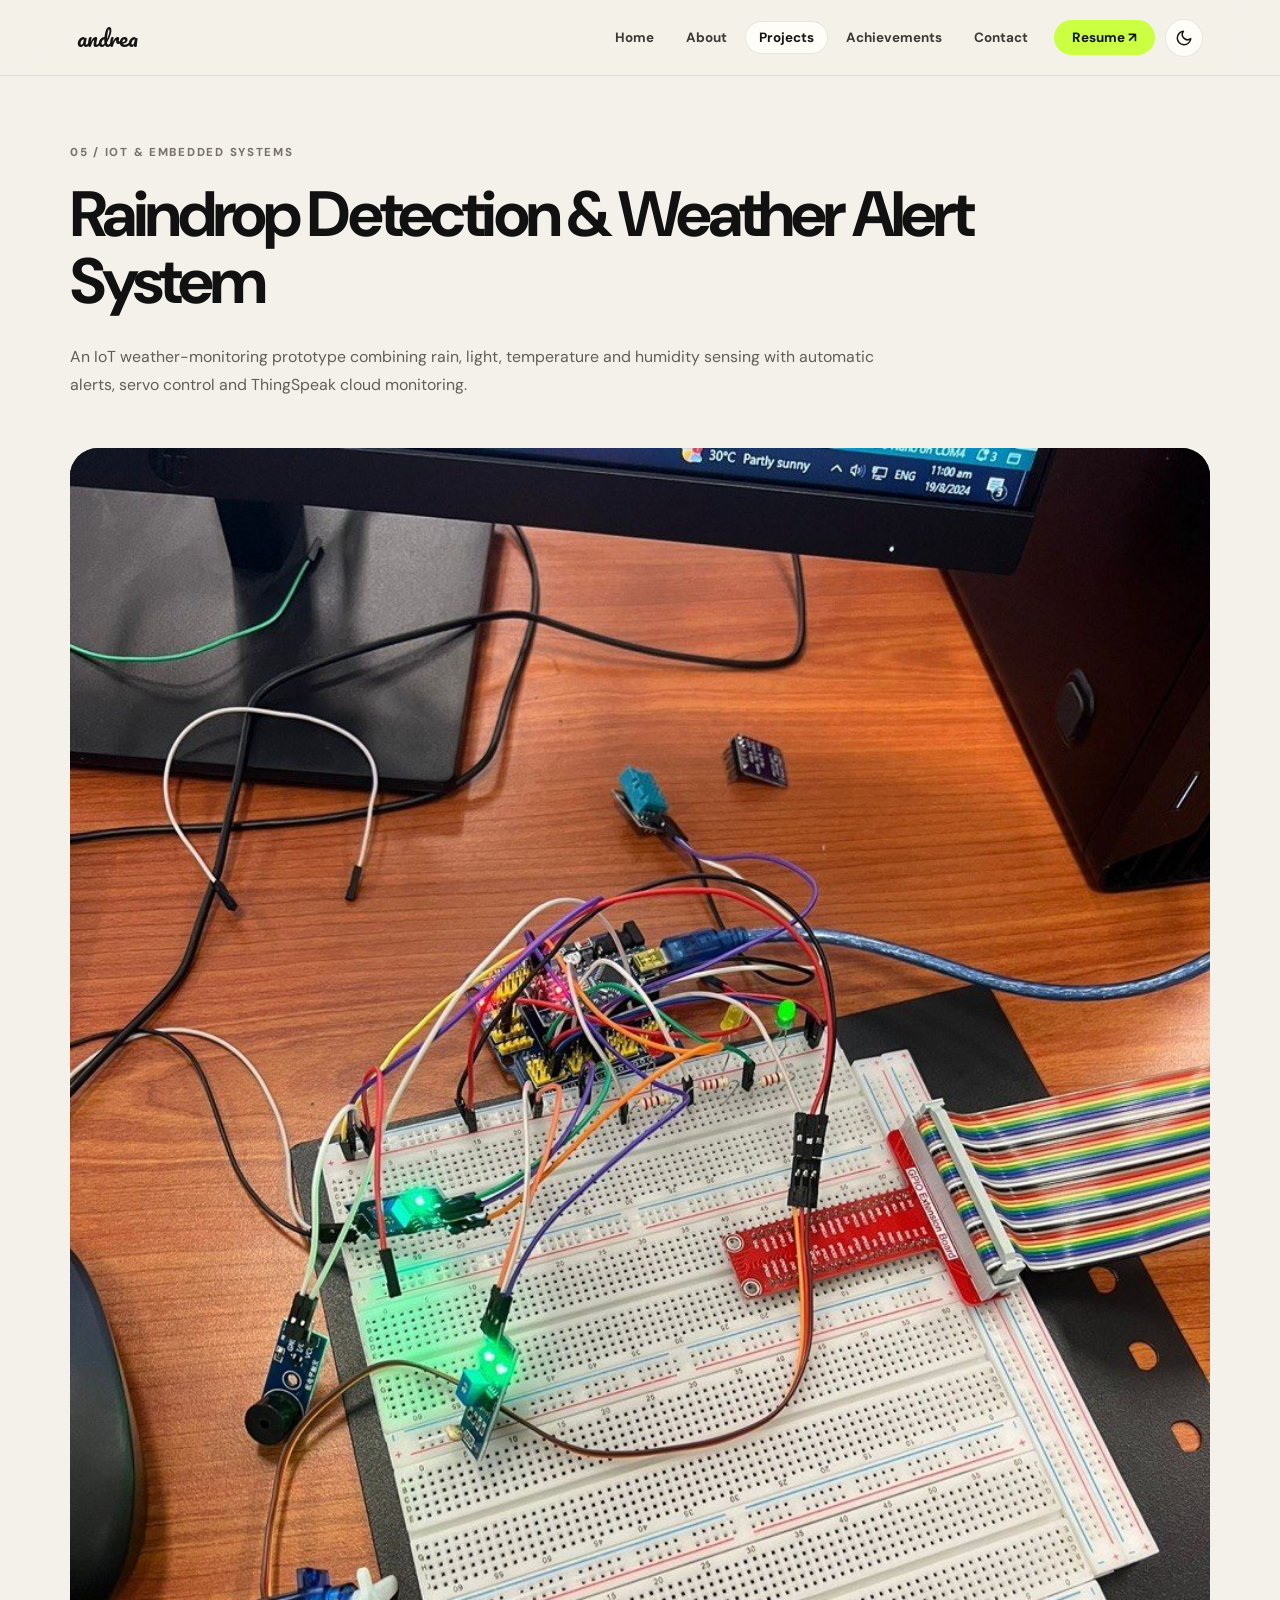
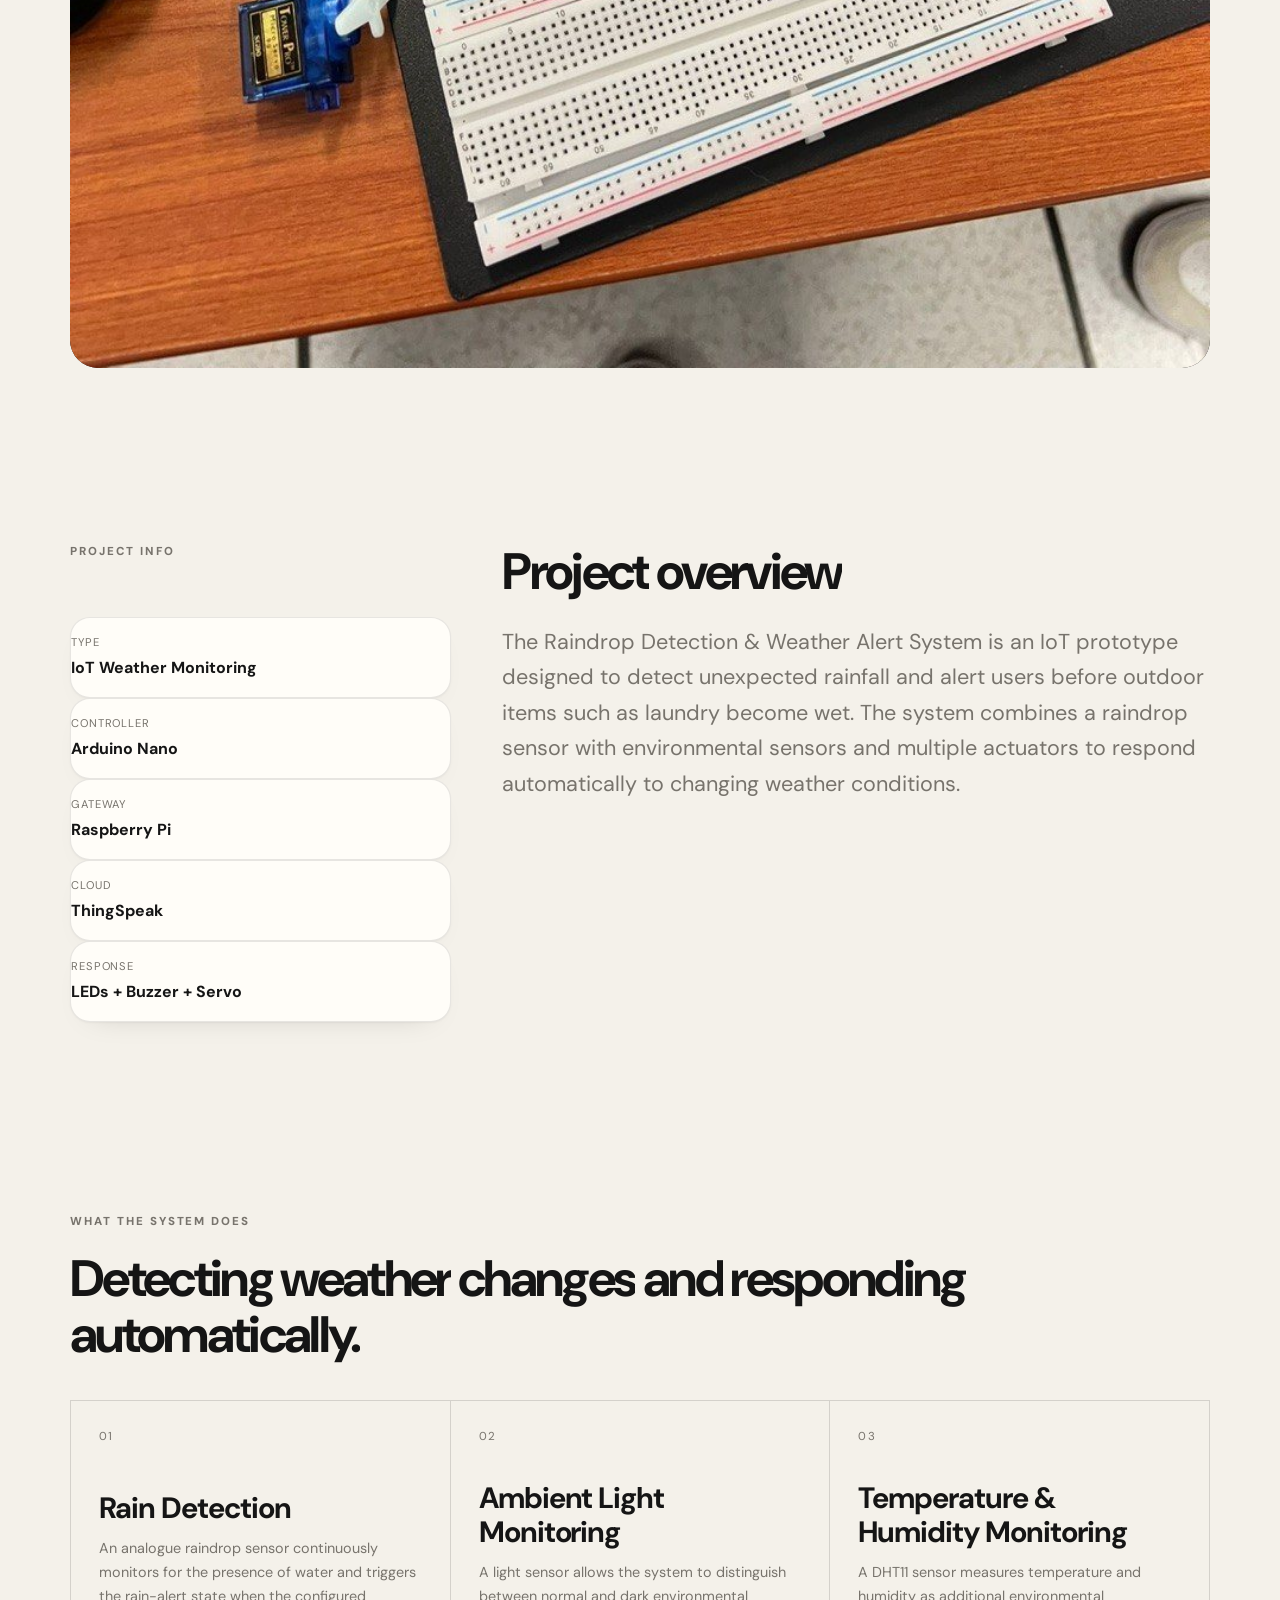
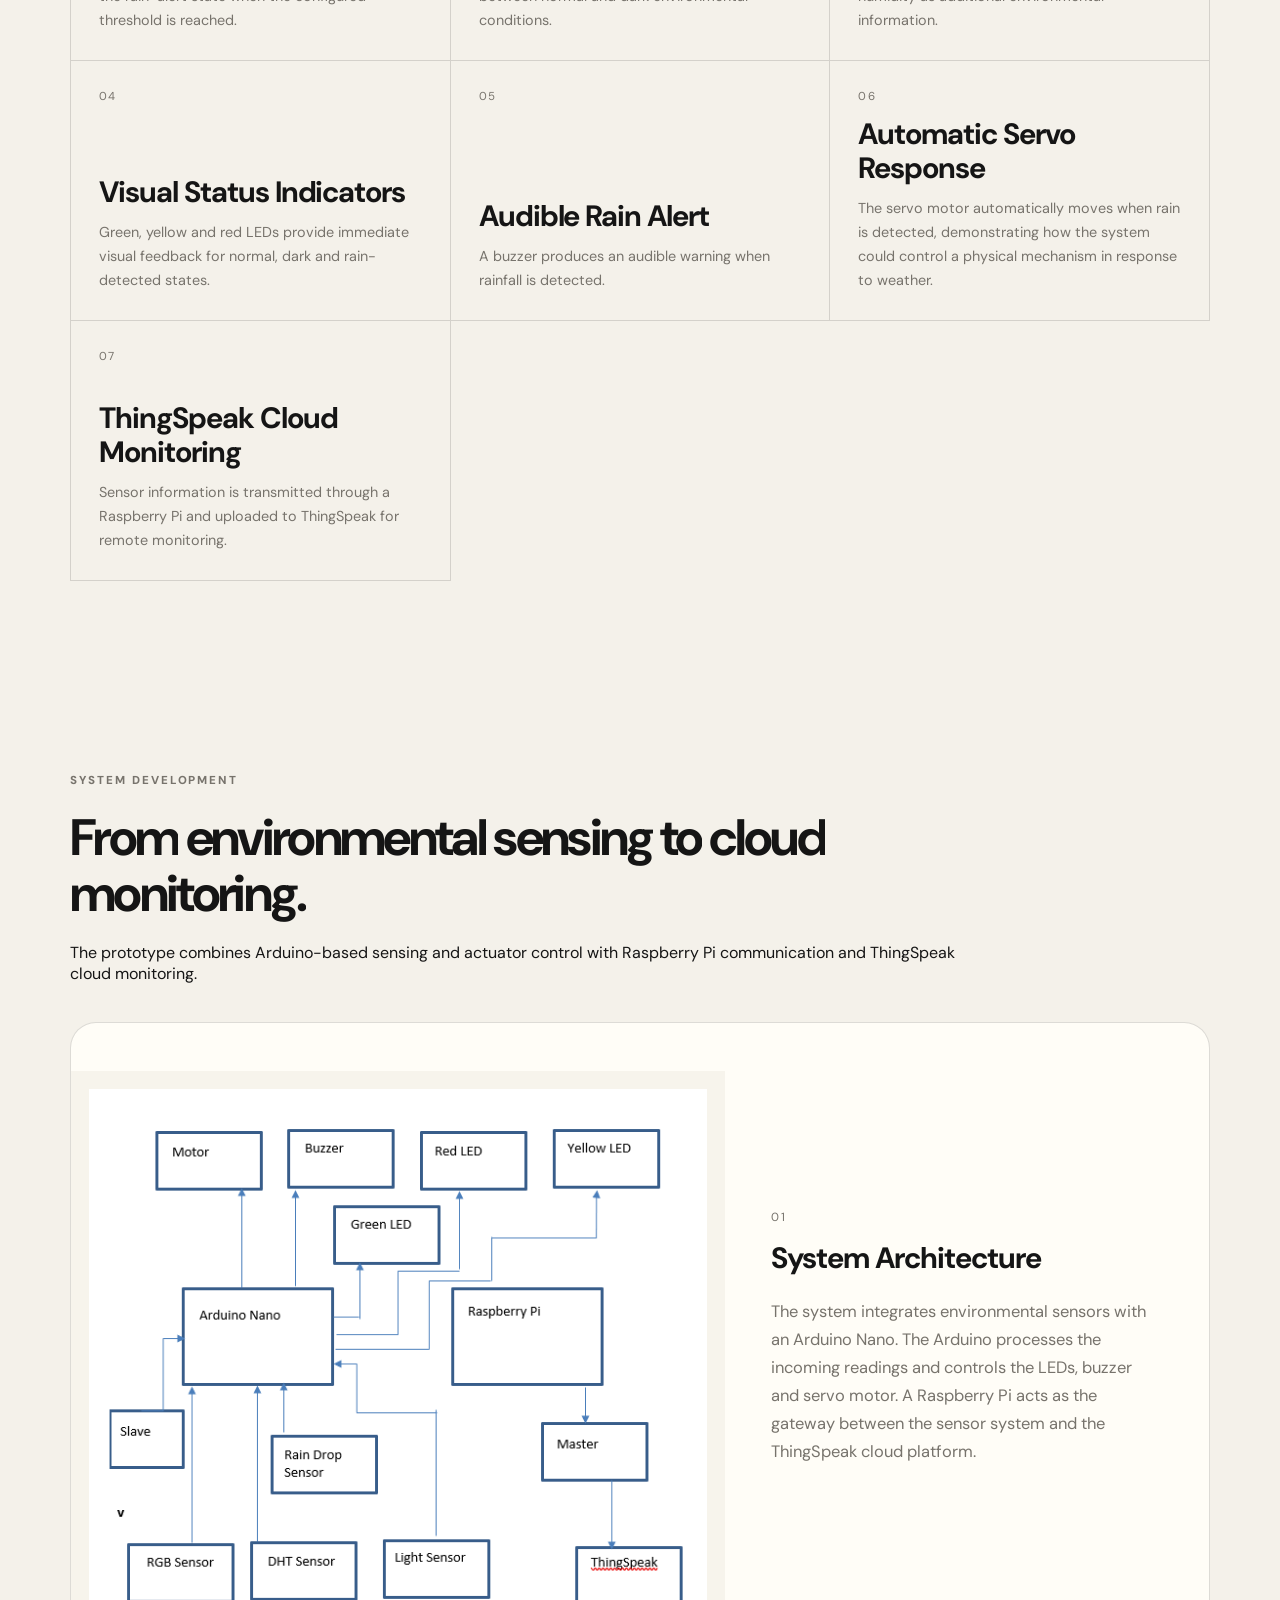
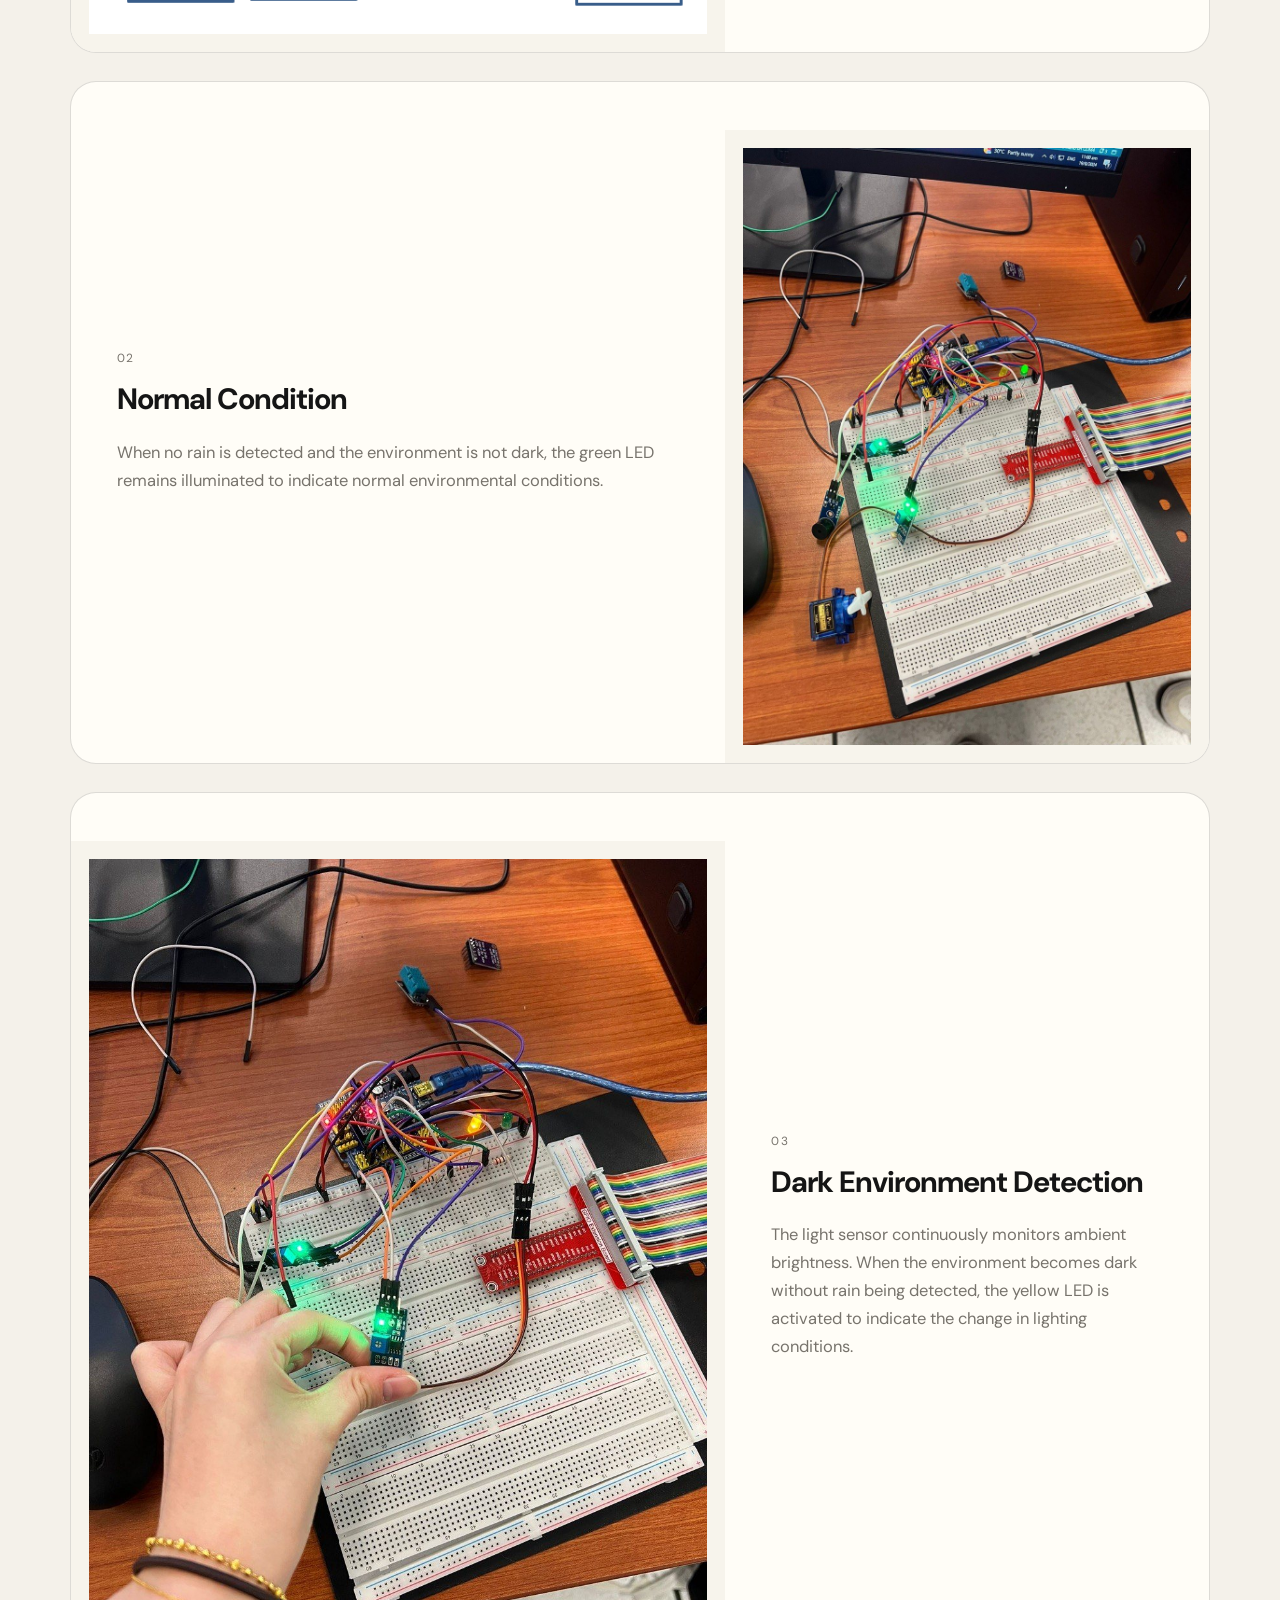
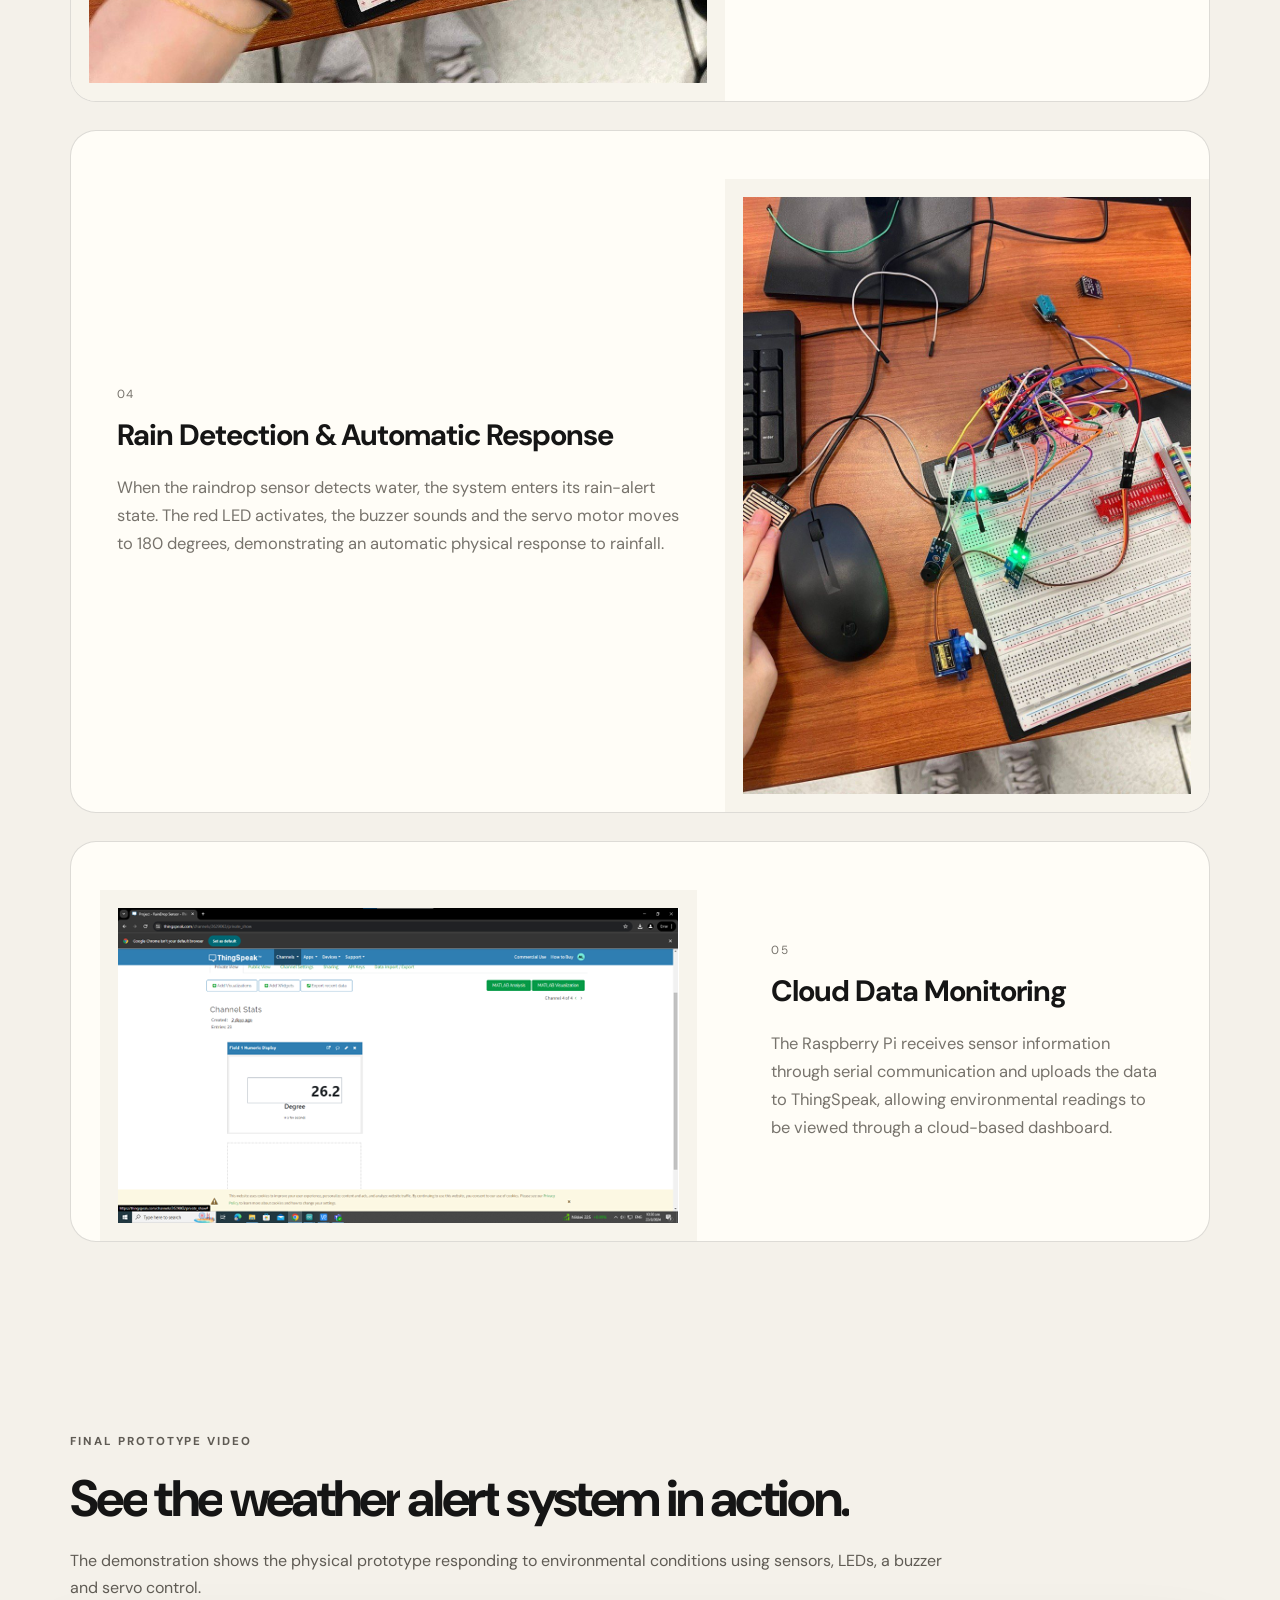
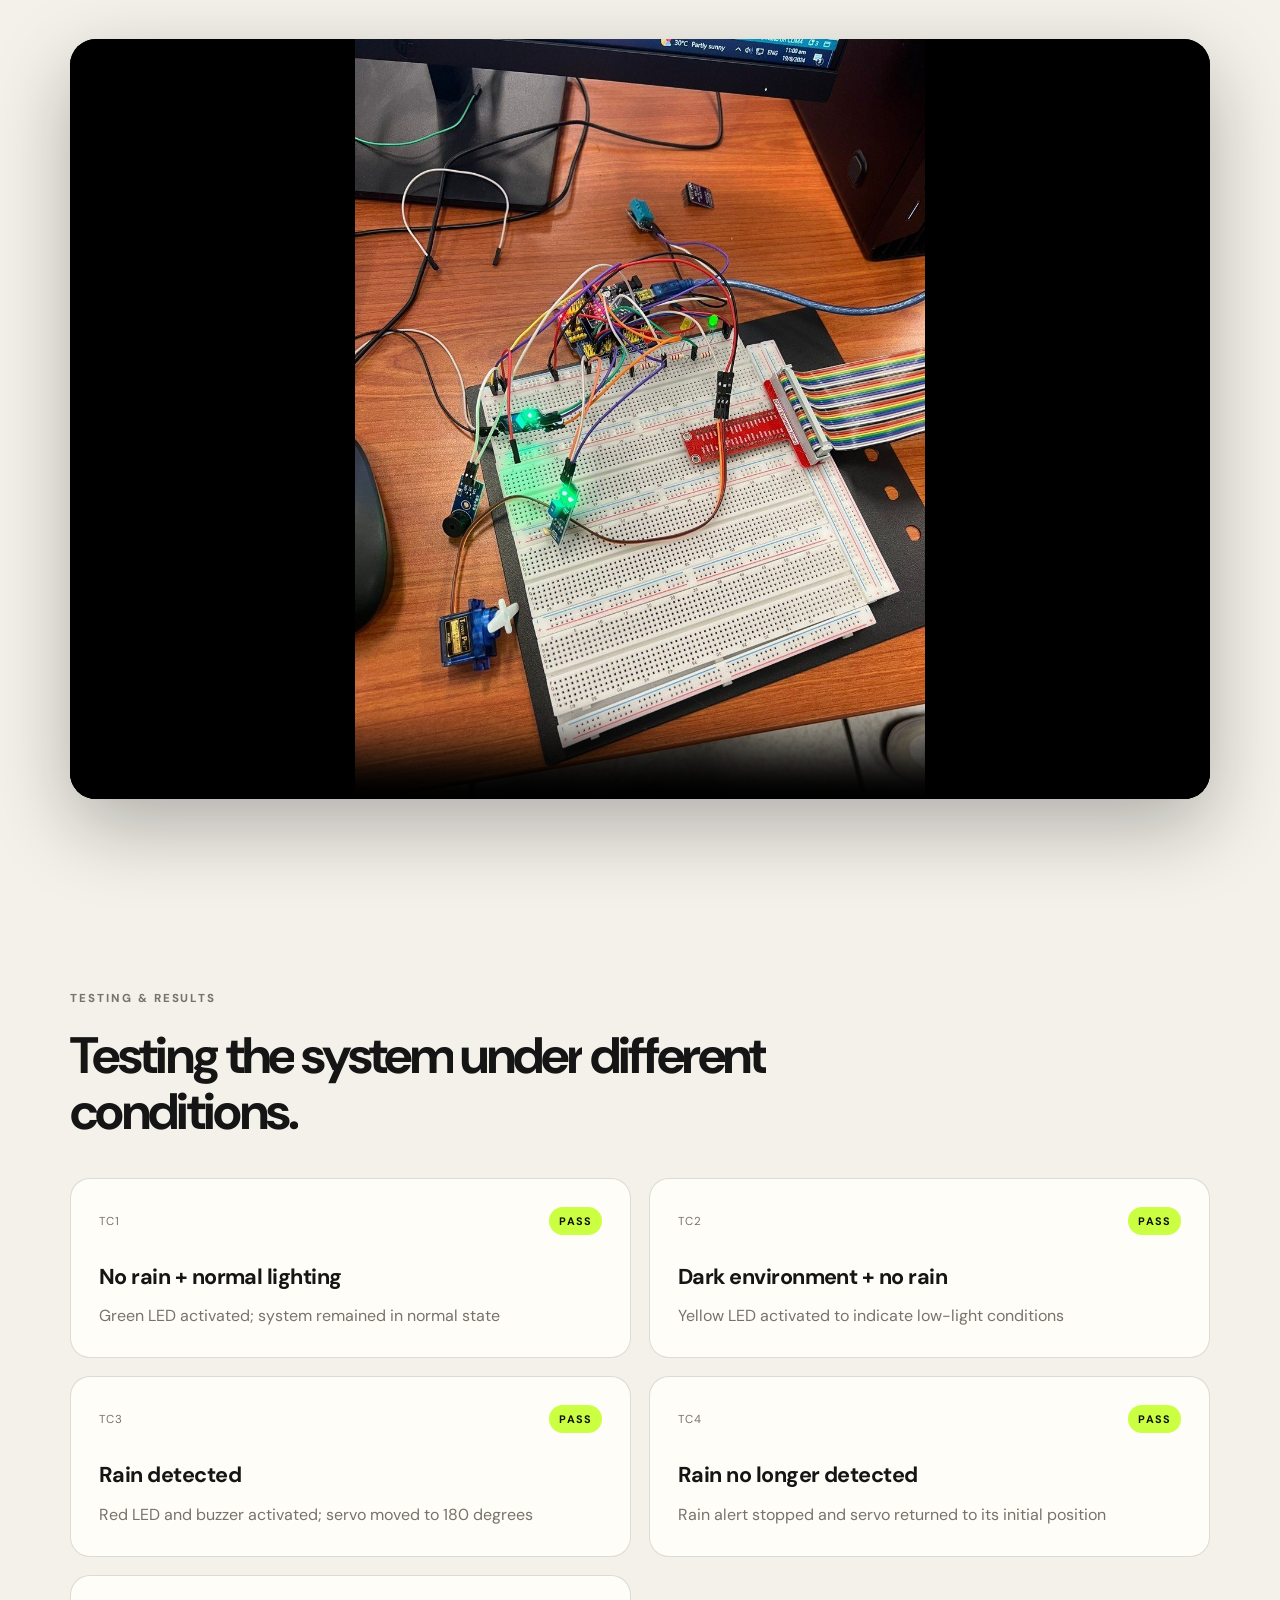
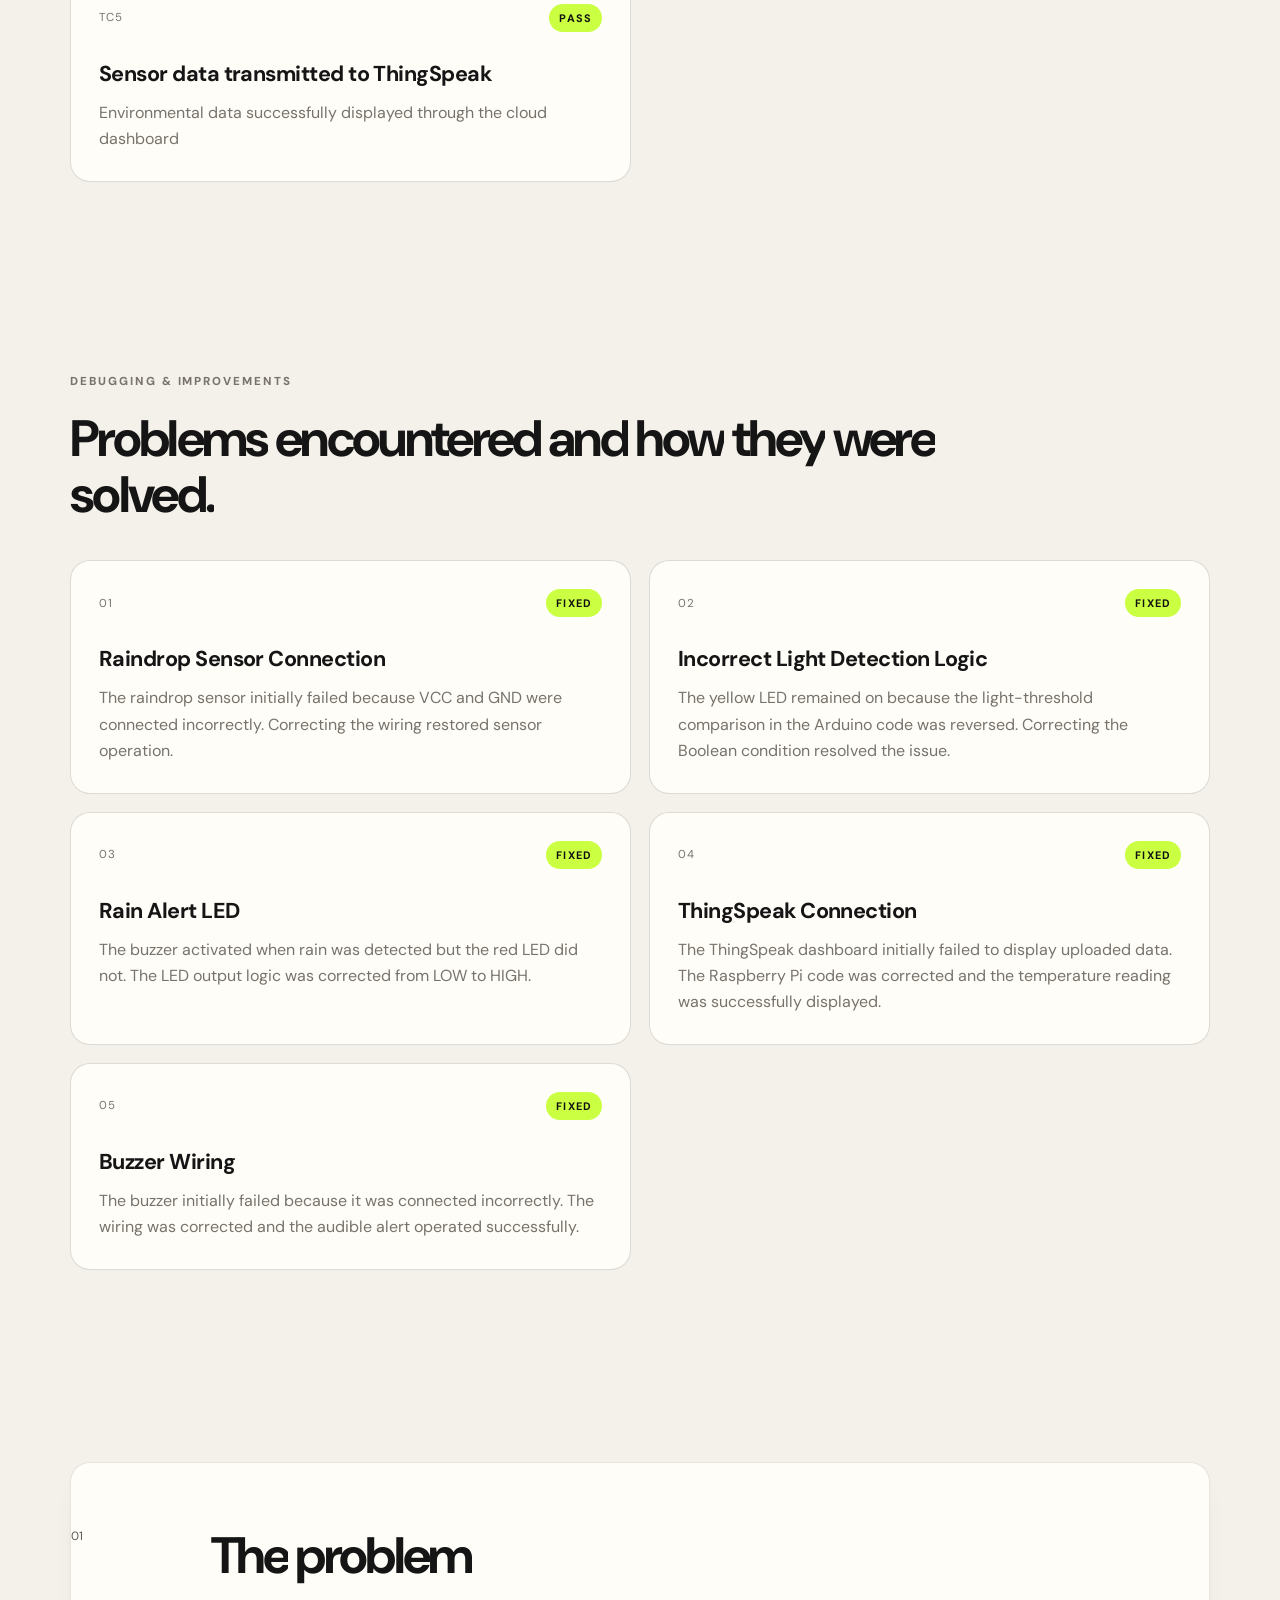
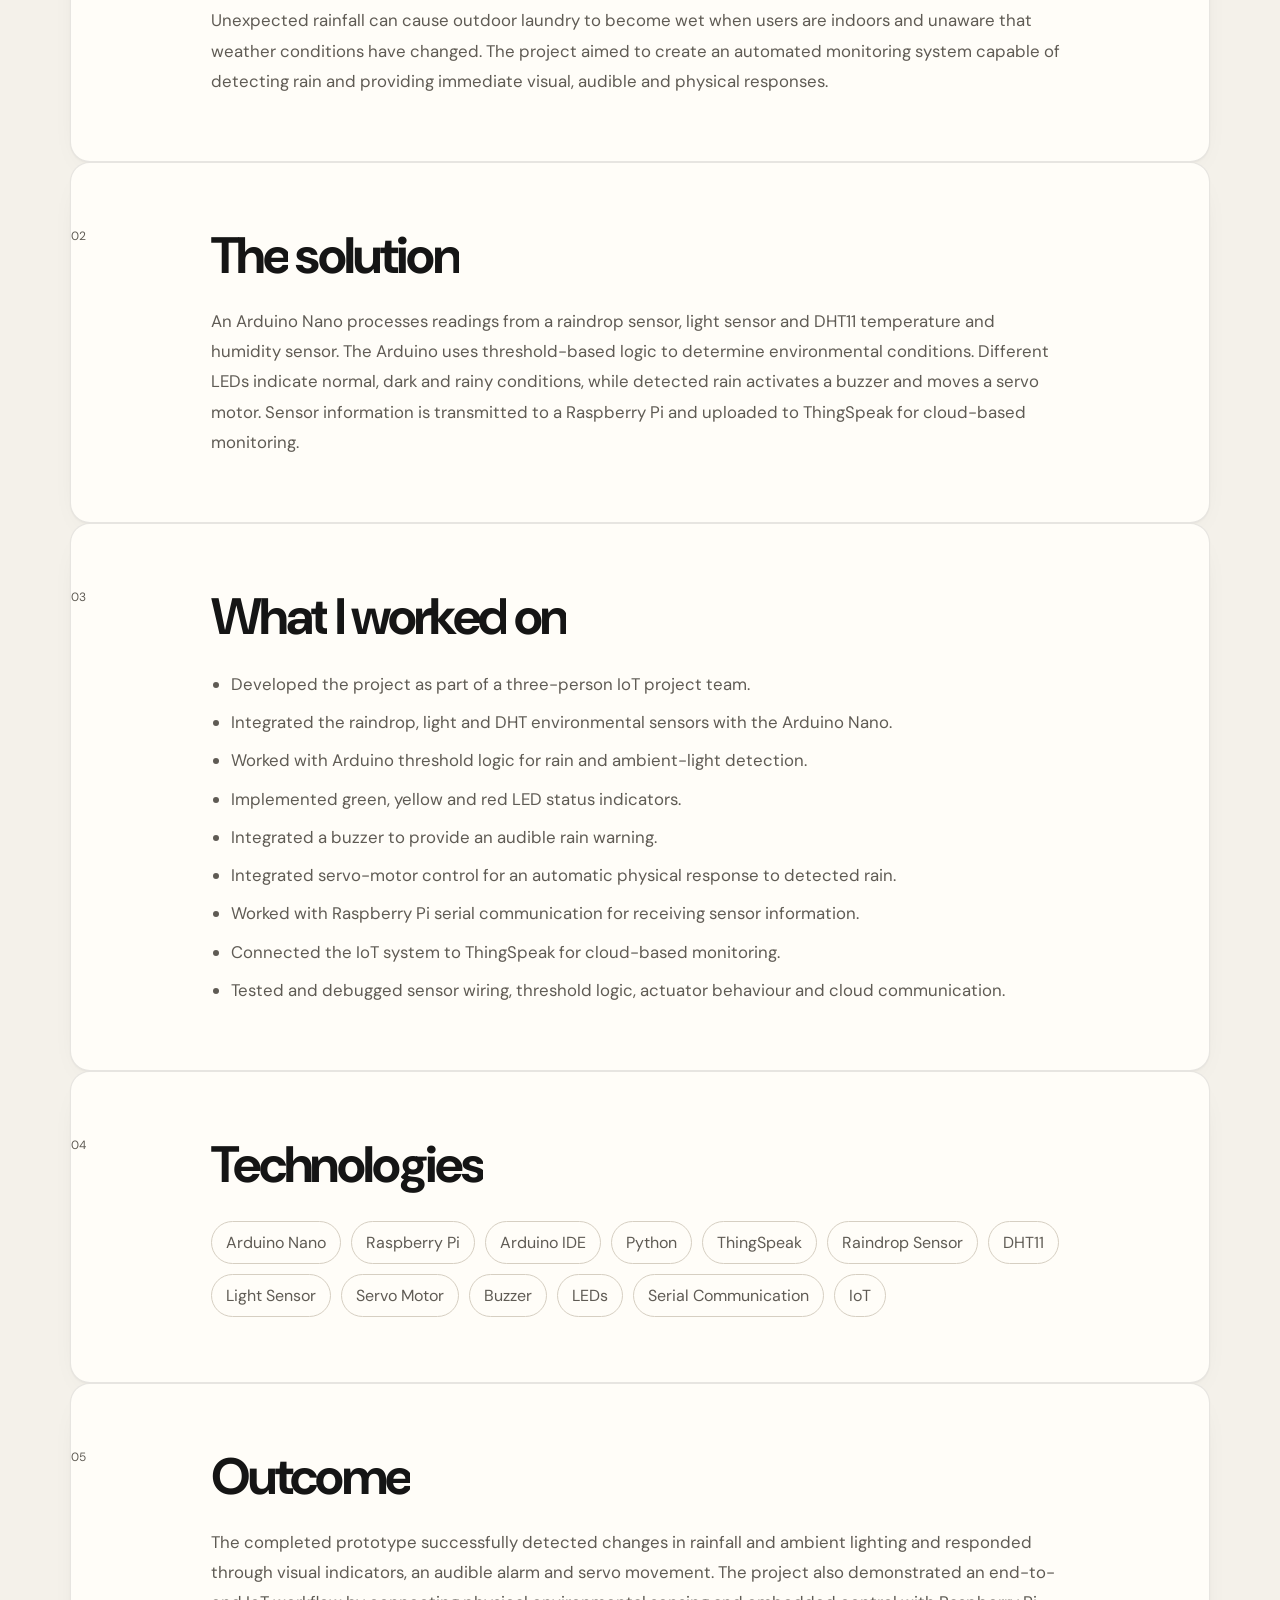
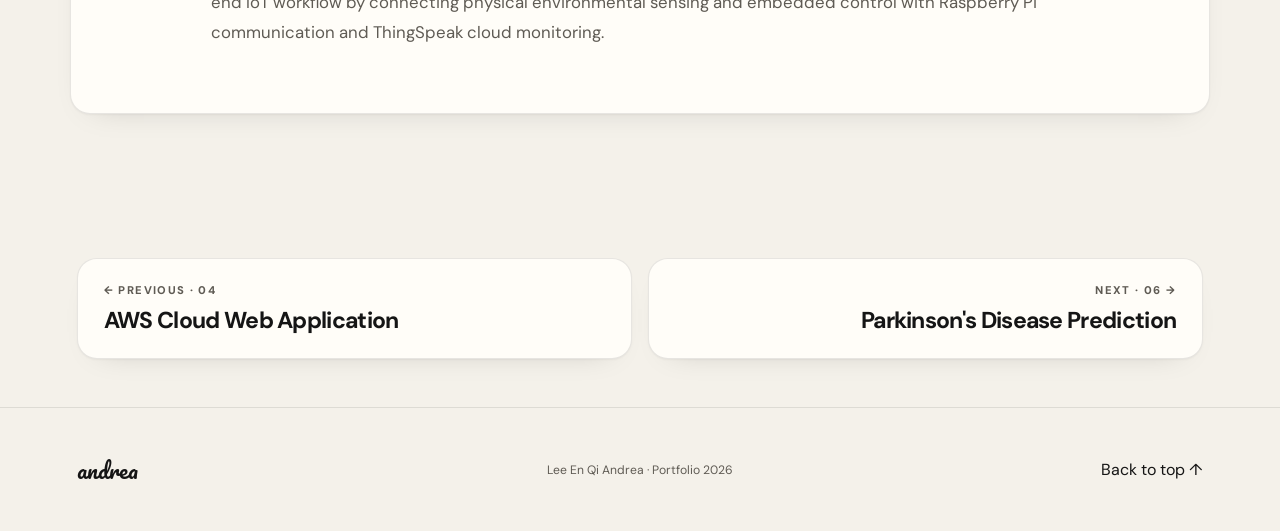
<file: projects/raindrop.html>
<!DOCTYPE html>
<html lang="en">
<head>
  <meta http-equiv="Cache-Control" content="no-cache">
<meta charset="UTF-8">
  <meta name="viewport" content="width=device-width, initial-scale=1.0">
  <meta name="description" content="Raindrop Detection &amp; Weather Alert System by Andrea Lee: IoT weather monitoring with Arduino, environmental sensors, servo control, alerts and ThingSpeak.">
<title>Raindrop Detection & Weather Alert System | Andrea Lee</title>
  <script>(function(){var d=document.documentElement,K="theme";function g(){try{return localStorage.getItem(K)}catch(e){return null}}function s(v){try{localStorage.setItem(K,v)}catch(e){}}var m=window.matchMedia?matchMedia("(prefers-color-scheme: dark)"):null;function lab(){var dark=d.getAttribute("data-theme")==="dark",b=document.querySelectorAll(".theme-toggle");for(var i=0;i<b.length;i++){b[i].setAttribute("aria-label",dark?"Switch to day mode":"Switch to night mode");b[i].setAttribute("aria-pressed",dark?"true":"false")}}function apply(dark){if(dark)d.setAttribute("data-theme","dark");else d.removeAttribute("data-theme");lab()}var t=g();apply(t==="dark"||(t!=="light"&&!!m&&m.matches));document.addEventListener("click",function(e){var b=e.target&&e.target.closest?e.target.closest(".theme-toggle"):null;if(!b)return;var dark=d.getAttribute("data-theme")!=="dark";d.classList.add("theme-anim");apply(dark);s(dark?"dark":"light");setTimeout(function(){d.classList.remove("theme-anim")},450)});if(m&&m.addEventListener)m.addEventListener("change",function(e){if(!g())apply(e.matches)});document.addEventListener("DOMContentLoaded",lab)})()</script>
  <link rel="canonical" href="https://andrea-lee-portfolio.onrender.com/projects/raindrop.html">
  <meta property="og:type" content="website">
  <meta property="og:site_name" content="Andrea Lee">
  <meta property="og:title" content="Raindrop Detection &amp; Weather Alert System | Andrea Lee">
  <meta property="og:description" content="Raindrop Detection &amp; Weather Alert System by Andrea Lee: IoT weather monitoring with Arduino, environmental sensors, servo control, alerts and ThingSpeak.">
  <meta property="og:url" content="https://andrea-lee-portfolio.onrender.com/projects/raindrop.html">
  <meta property="og:image" content="https://andrea-lee-portfolio.onrender.com/static/images/raindrop/hero.jpg">
  <meta name="twitter:card" content="summary_large_image">
  <meta property="og:image:alt" content="Raindrop Detection &amp; Weather Alert System | Andrea Lee">
  <meta name="twitter:title" content="Raindrop Detection &amp; Weather Alert System | Andrea Lee">
  <meta name="twitter:description" content="Raindrop Detection &amp; Weather Alert System by Andrea Lee: IoT weather monitoring with Arduino, environmental sensors, servo control, alerts and ThingSpeak.">
  <meta name="twitter:image" content="https://andrea-lee-portfolio.onrender.com/static/images/raindrop/hero.jpg">
  <link rel="icon" href="data:image/svg+xml,%3Csvg xmlns=%27http://www.w3.org/2000/svg%27 viewBox=%270 0 100 100%27%3E%3Crect width=%27100%27 height=%27100%27 rx=%2724%27 fill=%27%23111%27/%3E%3Ctext x=%2750%27 y=%2770%27 font-size=%2762%27 text-anchor=%27middle%27 fill=%27%23caff42%27 font-family=%27Georgia,serif%27 font-style=%27italic%27%3Ea%3C/text%3E%3C/svg%3E">
  <link rel="preconnect" href="https://fonts.googleapis.com">
  <link rel="preconnect" href="https://fonts.gstatic.com" crossorigin>
  <link href="https://fonts.googleapis.com/css2?family=DM+Sans:wght@400;500;600;700&family=Pacifico&display=swap" rel="stylesheet">
  <link rel="stylesheet" href="../static/css/style.css?v=20261119i">
  <link rel="stylesheet" href="../static/css/unified-project-style.css?v=20261119i">
<link rel="stylesheet" href="../static/css/smooth.css?v=20261119i">
<link rel="stylesheet" href="../static/css/theme.css?v=20261119i">
</head>
<body class="project-page">
<div id="progressBar" class="progress-bar"></div>
<header class="site-header">
  <a href="../#home" class="logo">andrea</a>
  <button id="menuBtn" class="menu-btn" type="button" aria-label="Open navigation menu" aria-expanded="false" aria-controls="nav">☰</button>
  <nav id="nav">
    <a href="../#home">Home</a>
    <a href="../#about">About</a>
    <a href="../pages/projects.html" aria-current="page">Projects</a>
    <a href="../pages/achievements.html">Achievements</a>
    <a href="../#contact">Contact</a>
    <a href="../static/resume.pdf" class="contact-pill nav-resume" target="_blank" rel="noopener noreferrer">Resume ↗</a>
  </nav>
<button class="theme-toggle" type="button" aria-label="Switch to night mode"><svg class="moon" viewBox="0 0 24 24" fill="none" stroke="currentColor" stroke-width="2" stroke-linecap="round" stroke-linejoin="round" aria-hidden="true"><path d="M21 12.8A9 9 0 1 1 11.2 3a7 7 0 0 0 9.8 9.8z"/></svg><svg class="sun" viewBox="0 0 24 24" fill="none" stroke="currentColor" stroke-width="2" stroke-linecap="round" aria-hidden="true"><circle cx="12" cy="12" r="4"/><path d="M12 2v2M12 20v2M4.9 4.9l1.4 1.4M17.7 17.7l1.4 1.4M2 12h2M20 12h2M4.9 19.1l1.4-1.4M17.7 6.3l1.4-1.4"/></svg></button>
</header>

<main>
<section class="case-hero">
  <div class="case-heading reveal">
    <p class="case-kicker">05 / IOT & EMBEDDED SYSTEMS</p>
    <h1>Raindrop Detection & Weather Alert System</h1>
    <p>An IoT weather-monitoring prototype combining rain, light, temperature and humidity sensing with automatic alerts, servo control and ThingSpeak cloud monitoring.</p>
  </div>
  <div class="case-cover reveal">
    
      <img loading="lazy" decoding="async" src="../static/images/raindrop/hero.jpg" alt="Raindrop Detection & Weather Alert System">
    
  </div>
</section>



<section class="case-summary section">
  <div class="case-side reveal">
    <p class="section-label">PROJECT INFO</p>
    <div class="info-block"><span>Type</span><strong>IoT Weather Monitoring</strong></div>
    <div class="info-block"><span>Controller</span><strong>Arduino Nano</strong></div>
    <div class="info-block"><span>Gateway</span><strong>Raspberry Pi</strong></div>
    <div class="info-block"><span>Cloud</span><strong>ThingSpeak</strong></div>
    <div class="info-block"><span>Response</span><strong>LEDs + Buzzer + Servo</strong></div>
  </div>

  <div class="case-main reveal">
    <h2>Project overview</h2>
    <p class="case-lead">The Raindrop Detection & Weather Alert System is an IoT prototype designed to detect unexpected rainfall and alert users before outdoor items such as laundry become wet. The system combines a raindrop sensor with environmental sensors and multiple actuators to respond automatically to changing weather conditions.</p>
  </div>
</section>

<section class="fitness-features section">
  <div class="journey-heading reveal">
    <p class="section-label">WHAT THE SYSTEM DOES</p>
    <h2>Detecting weather changes and responding automatically.</h2>
  </div>

  <div class="fitness-feature-grid">
    
    <article class="fitness-feature reveal">
      <span>01</span>
      <h3>Rain Detection</h3>
      <p>An analogue raindrop sensor continuously monitors for the presence of water and triggers the rain-alert state when the configured threshold is reached.</p>
    </article>
    
    <article class="fitness-feature reveal">
      <span>02</span>
      <h3>Ambient Light Monitoring</h3>
      <p>A light sensor allows the system to distinguish between normal and dark environmental conditions.</p>
    </article>
    
    <article class="fitness-feature reveal">
      <span>03</span>
      <h3>Temperature & Humidity Monitoring</h3>
      <p>A DHT11 sensor measures temperature and humidity as additional environmental information.</p>
    </article>
    
    <article class="fitness-feature reveal">
      <span>04</span>
      <h3>Visual Status Indicators</h3>
      <p>Green, yellow and red LEDs provide immediate visual feedback for normal, dark and rain-detected states.</p>
    </article>
    
    <article class="fitness-feature reveal">
      <span>05</span>
      <h3>Audible Rain Alert</h3>
      <p>A buzzer produces an audible warning when rainfall is detected.</p>
    </article>
    
    <article class="fitness-feature reveal">
      <span>06</span>
      <h3>Automatic Servo Response</h3>
      <p>The servo motor automatically moves when rain is detected, demonstrating how the system could control a physical mechanism in response to weather.</p>
    </article>
    
    <article class="fitness-feature reveal">
      <span>07</span>
      <h3>ThingSpeak Cloud Monitoring</h3>
      <p>Sensor information is transmitted through a Raspberry Pi and uploaded to ThingSpeak for remote monitoring.</p>
    </article>
    
  </div>
</section>

<section class="visual-journey section fitness-journey">
  <div class="journey-heading reveal">
    <p class="section-label">SYSTEM DEVELOPMENT</p>
    <h2>From environmental sensing to cloud monitoring.</h2>
    <p>
      The prototype combines Arduino-based sensing and actuator control with
      Raspberry Pi communication and ThingSpeak cloud monitoring.
    </p>
  </div>

  <div class="journey-list">
    
    <article class="journey-row reveal">
      <div class="journey-image fitness-image">
        <img loading="lazy" decoding="async" src="../static/images/raindrop/system-architecture.png" alt="System Architecture">
      </div>

      <div class="journey-copy">
        <span>01</span>
        <h3>System Architecture</h3>
        <p>The system integrates environmental sensors with an Arduino Nano. The Arduino processes the incoming readings and controls the LEDs, buzzer and servo motor. A Raspberry Pi acts as the gateway between the sensor system and the ThingSpeak cloud platform.</p>
      </div>
    </article>
    
    <article class="journey-row reveal">
      <div class="journey-image fitness-image">
        <img loading="lazy" decoding="async" src="../static/images/raindrop/hero.jpg" alt="Normal Condition">
      </div>

      <div class="journey-copy">
        <span>02</span>
        <h3>Normal Condition</h3>
        <p>When no rain is detected and the environment is not dark, the green LED remains illuminated to indicate normal environmental conditions.</p>
      </div>
    </article>
    
    <article class="journey-row reveal">
      <div class="journey-image fitness-image">
        <img loading="lazy" decoding="async" src="../static/images/raindrop/dark-condition.jpg" alt="Dark Environment Detection">
      </div>

      <div class="journey-copy">
        <span>03</span>
        <h3>Dark Environment Detection</h3>
        <p>The light sensor continuously monitors ambient brightness. When the environment becomes dark without rain being detected, the yellow LED is activated to indicate the change in lighting conditions.</p>
      </div>
    </article>
    
    <article class="journey-row reveal">
      <div class="journey-image fitness-image">
        <img loading="lazy" decoding="async" src="../static/images/raindrop/rain-detection.jpg" alt="Rain Detection & Automatic Response">
      </div>

      <div class="journey-copy">
        <span>04</span>
        <h3>Rain Detection & Automatic Response</h3>
        <p>When the raindrop sensor detects water, the system enters its rain-alert state. The red LED activates, the buzzer sounds and the servo motor moves to 180 degrees, demonstrating an automatic physical response to rainfall.</p>
      </div>
    </article>
    
    <article class="journey-row reveal">
      <div class="journey-image fitness-image">
        <img loading="lazy" decoding="async" src="../static/images/raindrop/thingspeak.png" alt="Cloud Data Monitoring">
      </div>

      <div class="journey-copy">
        <span>05</span>
        <h3>Cloud Data Monitoring</h3>
        <p>The Raspberry Pi receives sensor information through serial communication and uploads the data to ThingSpeak, allowing environmental readings to be viewed through a cloud-based dashboard.</p>
      </div>
    </article>
    
  </div>
</section>

<section class="fitness-video section">
  <div class="journey-heading reveal">
    <p class="section-label">FINAL PROTOTYPE VIDEO</p>
    <h2>See the weather alert system in action.</h2>
    <p>
      The demonstration shows the physical prototype responding to environmental
      conditions using sensors, LEDs, a buzzer and servo control.
    </p>
  </div>

  <div class="video-container reveal">
    <video
      controls
      playsinline
      preload="metadata"
      poster="../static/images/raindrop/hero.jpg"
    >
      <source src="../static/videos/raindrop-demo.mp4" type="video/mp4">
      Your browser does not support HTML video.
    </video>
  </div>
</section>

<section class="fitness-testing section">
  <div class="journey-heading reveal">
    <p class="section-label">TESTING & RESULTS</p>
    <h2>Testing the system under different conditions.</h2>
  </div>

  <div class="test-grid">
    
    <article class="test-card reveal">
      <div class="test-top">
        <span>TC1</span>
        <strong>PASS</strong>
      </div>
      <h3>No rain + normal lighting</h3>
      <p>Green LED activated; system remained in normal state</p>
    </article>
    
    <article class="test-card reveal">
      <div class="test-top">
        <span>TC2</span>
        <strong>PASS</strong>
      </div>
      <h3>Dark environment + no rain</h3>
      <p>Yellow LED activated to indicate low-light conditions</p>
    </article>
    
    <article class="test-card reveal">
      <div class="test-top">
        <span>TC3</span>
        <strong>PASS</strong>
      </div>
      <h3>Rain detected</h3>
      <p>Red LED and buzzer activated; servo moved to 180 degrees</p>
    </article>
    
    <article class="test-card reveal">
      <div class="test-top">
        <span>TC4</span>
        <strong>PASS</strong>
      </div>
      <h3>Rain no longer detected</h3>
      <p>Rain alert stopped and servo returned to its initial position</p>
    </article>
    
    <article class="test-card reveal">
      <div class="test-top">
        <span>TC5</span>
        <strong>PASS</strong>
      </div>
      <h3>Sensor data transmitted to ThingSpeak</h3>
      <p>Environmental data successfully displayed through the cloud dashboard</p>
    </article>
    
  </div>
</section>

<section class="fitness-testing section">
  <div class="journey-heading reveal">
    <p class="section-label">DEBUGGING & IMPROVEMENTS</p>
    <h2>Problems encountered and how they were solved.</h2>
  </div>

  <div class="test-grid">
    
    <article class="test-card reveal">
      <div class="test-top">
        <span>01</span>
        <strong>FIXED</strong>
      </div>
      <h3>Raindrop Sensor Connection</h3>
      <p>The raindrop sensor initially failed because VCC and GND were connected incorrectly. Correcting the wiring restored sensor operation.</p>
    </article>
    
    <article class="test-card reveal">
      <div class="test-top">
        <span>02</span>
        <strong>FIXED</strong>
      </div>
      <h3>Incorrect Light Detection Logic</h3>
      <p>The yellow LED remained on because the light-threshold comparison in the Arduino code was reversed. Correcting the Boolean condition resolved the issue.</p>
    </article>
    
    <article class="test-card reveal">
      <div class="test-top">
        <span>03</span>
        <strong>FIXED</strong>
      </div>
      <h3>Rain Alert LED</h3>
      <p>The buzzer activated when rain was detected but the red LED did not. The LED output logic was corrected from LOW to HIGH.</p>
    </article>
    
    <article class="test-card reveal">
      <div class="test-top">
        <span>04</span>
        <strong>FIXED</strong>
      </div>
      <h3>ThingSpeak Connection</h3>
      <p>The ThingSpeak dashboard initially failed to display uploaded data. The Raspberry Pi code was corrected and the temperature reading was successfully displayed.</p>
    </article>
    
    <article class="test-card reveal">
      <div class="test-top">
        <span>05</span>
        <strong>FIXED</strong>
      </div>
      <h3>Buzzer Wiring</h3>
      <p>The buzzer initially failed because it was connected incorrectly. The wiring was corrected and the audible alert operated successfully.</p>
    </article>
    
  </div>
</section>

<section class="case-sections section">
  <article class="case-block reveal">
    <span>01</span>
    <div>
      <h2>The problem</h2>
      <p>Unexpected rainfall can cause outdoor laundry to become wet when users are indoors and unaware that weather conditions have changed. The project aimed to create an automated monitoring system capable of detecting rain and providing immediate visual, audible and physical responses.</p>
    </div>
  </article>

  <article class="case-block reveal">
    <span>02</span>
    <div>
      <h2>The solution</h2>
      <p>An Arduino Nano processes readings from a raindrop sensor, light sensor and DHT11 temperature and humidity sensor. The Arduino uses threshold-based logic to determine environmental conditions. Different LEDs indicate normal, dark and rainy conditions, while detected rain activates a buzzer and moves a servo motor. Sensor information is transmitted to a Raspberry Pi and uploaded to ThingSpeak for cloud-based monitoring.</p>
    </div>
  </article>

  <article class="case-block reveal">
    <span>03</span>
    <div>
      <h2>What I worked on</h2>
      <ul>
        
        <li>Developed the project as part of a three-person IoT project team.</li>
        
        <li>Integrated the raindrop, light and DHT environmental sensors with the Arduino Nano.</li>
        
        <li>Worked with Arduino threshold logic for rain and ambient-light detection.</li>
        
        <li>Implemented green, yellow and red LED status indicators.</li>
        
        <li>Integrated a buzzer to provide an audible rain warning.</li>
        
        <li>Integrated servo-motor control for an automatic physical response to detected rain.</li>
        
        <li>Worked with Raspberry Pi serial communication for receiving sensor information.</li>
        
        <li>Connected the IoT system to ThingSpeak for cloud-based monitoring.</li>
        
        <li>Tested and debugged sensor wiring, threshold logic, actuator behaviour and cloud communication.</li>
        
      </ul>
    </div>
  </article>

  <article class="case-block reveal">
    <span>04</span>
    <div>
      <h2>Technologies</h2>
      <div class="tool-tags">
        
        <span>Arduino Nano</span>
        
        <span>Raspberry Pi</span>
        
        <span>Arduino IDE</span>
        
        <span>Python</span>
        
        <span>ThingSpeak</span>
        
        <span>Raindrop Sensor</span>
        
        <span>DHT11</span>
        
        <span>Light Sensor</span>
        
        <span>Servo Motor</span>
        
        <span>Buzzer</span>
        
        <span>LEDs</span>
        
        <span>Serial Communication</span>
        
        <span>IoT</span>
        
      </div>
    </div>
  </article>

  <article class="case-block reveal">
    <span>05</span>
    <div>
      <h2>Outcome</h2>
      <p>The completed prototype successfully detected changes in rainfall and ambient lighting and responded through visual indicators, an audible alarm and servo movement. The project also demonstrated an end-to-end IoT workflow by connecting physical environmental sensing and embedded control with Raspberry Pi communication and ThingSpeak cloud monitoring.</p>
    </div>
  </article>
</section>



<nav class="project-pager" aria-label="More projects">
  <a class="project-pager-link prev" href="aws.html"><span>← Previous · 04</span><strong>AWS Cloud Web Application</strong></a>
  <a class="project-pager-link next" href="parkinsons-prediction.html"><span>Next · 06 →</span><strong>Parkinson's Disease Prediction</strong></a>
</nav>
</main>

<footer>
  <a class="logo" href="../">andrea</a>
  <p>Lee En Qi Andrea · Portfolio 2026</p>
  <a href="#">Back to top ↑</a>
</footer>
<script src="../static/js/main.js?v=20261119i"></script>
<script src="../static/js/interactions.js?v=20261119i" defer></script>
  <script src="../static/js/project-image-viewer.js?v=20261119i" defer></script>
</body>
</html>
</file>
<file: static/css/style.css>
:root{--paper:#f2efe8;--ink:#111;--muted:#77736c;--cream:#fffdf7;--accent:#caff42;--line:rgba(17,17,17,.14)}
*{box-sizing:border-box;margin:0;padding:0}html{scroll-behavior:smooth}body{font-family:'DM Sans',sans-serif;background:var(--paper);color:var(--ink);overflow-x:hidden}a{text-decoration:none;color:inherit}button,input,textarea{font:inherit}button{cursor:pointer}img{width:100%;display:block}::selection{background:var(--accent)}
.progress-bar{position:fixed;top:0;left:0;width:0;height:3px;background:var(--accent);z-index:2000}.site-header{position:fixed;top:0;left:0;right:0;height:76px;padding:0 5vw;display:flex;align-items:center;justify-content:space-between;z-index:1000;background:rgba(242,239,232,.88);backdrop-filter:blur(18px);border-bottom:1px solid rgba(0,0,0,.07)}.logo{font-family:'Pacifico',cursive;font-size:1.4rem}nav{display:flex;align-items:center;gap:30px;font-size:.78rem;font-weight:700;text-transform:uppercase}.contact-pill{padding:11px 16px;border-radius:999px;background:#111;color:#fff}.menu-btn{display:none;border:0;background:none;font-size:1.4rem}
.hero{min-height:100vh;padding:130px 6vw 60px;display:grid;grid-template-columns:1.12fr .88fr;gap:5vw;align-items:center;background-image:linear-gradient(rgba(0,0,0,.032) 1px,transparent 1px),linear-gradient(90deg,rgba(0,0,0,.032) 1px,transparent 1px);background-size:70px 70px}.availability{display:inline-flex;align-items:center;gap:9px;margin-bottom:30px;padding:9px 13px;border:1px solid var(--line);border-radius:999px;background:rgba(255,255,255,.5);font-size:.72rem;font-weight:700}.availability i{width:8px;height:8px;border-radius:50%;background:#5bd348}.eyebrow,.section-label{font-size:.72rem;letter-spacing:.17em;font-weight:800}.eyebrow{margin-bottom:18px}.hero h1{font-size:clamp(4rem,7.4vw,8rem);line-height:.89;letter-spacing:-.065em;font-weight:600}.hero h1 span,.hero h1 em{font-style:italic;font-weight:500}.hero-text{max-width:620px;margin-top:28px;color:var(--muted);font-size:1.08rem;line-height:1.75}.hero-buttons{display:flex;gap:13px;margin-top:30px}.btn{min-height:50px;padding:0 21px;border:0;border-radius:999px;display:inline-flex;align-items:center;justify-content:center;gap:13px;font-weight:800;transition:.2s}.btn:hover{transform:translateY(-2px)}.accent{background:var(--accent)}.outline{border:1px solid var(--line);background:rgba(255,255,255,.45)}.dark{background:#111;color:#fff}
.hero-art{position:relative;min-height:600px;display:grid;place-items:center}.portrait{position:relative;z-index:2;width:min(420px,90%);overflow:hidden;border-radius:220px 220px 28px 28px;background:#ddd;box-shadow:0 34px 90px rgba(0,0,0,.16)}.portrait img{height:560px;object-fit:cover;object-position:center top}.hello{position:absolute;right:20px;top:22px;padding:9px 12px;border-radius:999px;background:var(--accent);font-size:.7rem;font-weight:800}.portrait-caption{position:absolute;left:0;right:0;bottom:0;padding:45px 22px 20px;display:flex;justify-content:space-between;background:linear-gradient(transparent,rgba(0,0,0,.73));color:#fff;font-size:.76rem}.orbit{position:absolute;border:1px solid rgba(0,0,0,.13);border-radius:50%}.one{width:510px;height:510px}.two{width:630px;height:630px}.ticker{overflow:hidden;padding:15px 0;background:#111;color:#fff}.ticker div{display:inline-block;white-space:nowrap;font-size:.74rem;font-weight:800;letter-spacing:.13em;animation:scroll 22s linear infinite}@keyframes scroll{to{transform:translateX(-50%)}}
.section{padding:115px 6vw;scroll-margin-top:72px}.section-label{margin-bottom:58px;color:var(--muted)}.about{background:var(--cream)}.about-grid{display:grid;grid-template-columns:1.08fr .92fr;gap:8vw}.about h2,.projects h2,.contact h2,.journey-heading h2{font-size:clamp(3.2rem,5.8vw,6.4rem);line-height:.94;letter-spacing:-.06em;font-weight:600}.about h2 span,.contact h2 span{font-style:italic;font-weight:500}.about-copy{color:var(--muted);font-size:1.03rem;line-height:1.8}.about-copy .lead{margin-bottom:19px;color:#111;font-size:1.3rem;line-height:1.55;font-weight:600}.about-copy p+p{margin-top:14px}.about-copy .btn{margin-top:30px}
.projects{background:#0d0d0d;color:#fff}.light{color:#888}.projects-heading{display:flex;justify-content:space-between;align-items:end;gap:40px;margin-bottom:55px}.projects-heading p{margin-top:15px;color:#999}.filters{display:flex;gap:8px;flex-wrap:wrap}.filter{padding:9px 14px;border:1px solid #343434;border-radius:999px;background:transparent;color:#aaa;font-weight:700}.filter.active,.filter:hover{background:var(--accent);color:#000;border-color:var(--accent)}.project-grid{display:grid;grid-template-columns:repeat(2,1fr);gap:24px}.project-card{overflow:hidden;border:1px solid #292929;border-radius:24px;background:#161616;transition:.28s}.project-card.large{grid-column:span 2;display:grid;grid-template-columns:1.15fr .85fr}.project-card:hover{transform:translateY(-6px);border-color:#555}.project-media{position:relative;height:360px;overflow:hidden}.large .project-media{height:520px}.project-media img{height:100%;object-fit:cover;transition:.5s}.project-card:hover img{transform:scale(1.04)}.view-chip{position:absolute;right:15px;bottom:15px;padding:9px 12px;border-radius:999px;background:var(--accent);color:#000;font-size:.68rem;font-weight:800}.project-body{padding:26px;display:flex;flex-direction:column}.project-meta{display:flex;justify-content:space-between;color:#777;font-size:.7rem;font-weight:800;letter-spacing:.08em}.project-body h3{margin-top:18px;font-size:clamp(1.8rem,3vw,3.1rem);line-height:1;letter-spacing:-.05em}.project-body p{margin-top:15px;color:#999;line-height:1.65}.open-row{margin-top:auto;padding-top:30px;display:flex;justify-content:space-between;border-top:1px solid #333;font-weight:700}.math-art{display:grid;place-items:center;background:var(--accent);color:#111}.math-art .formula{position:absolute;right:24px;top:12px;font-size:4rem;font-weight:700}.math-art svg{width:70%}
.contact{display:grid;grid-template-columns:.92fr 1.08fr;gap:8vw}.contact-copy>p:not(.section-label){max-width:540px;margin:23px 0 35px;color:var(--muted);line-height:1.7}.contact-copy>a{display:block;margin:10px 0;font-weight:700}form{padding:34px;border:1px solid var(--line);border-radius:24px;background:var(--cream)}.two{display:grid;grid-template-columns:1fr 1fr;gap:20px}label{display:block;margin-bottom:22px;font-size:.72rem;font-weight:800;text-transform:uppercase;letter-spacing:.06em}input,textarea{width:100%;padding:13px 0;border:0;border-bottom:1px solid #cbc4b8;background:transparent;outline:none;resize:vertical}#formStatus{min-height:20px;margin-top:10px;color:#567600;font-size:.78rem}footer{padding:42px 6vw;display:grid;grid-template-columns:1fr 1fr 1fr;align-items:center;background:#000;color:#fff}footer p{text-align:center;color:#777;font-size:.76rem}footer>a:last-child{text-align:right}.reveal{opacity:0;transform:translateY(25px);transition:.65s}.reveal.visible{opacity:1;transform:none}
.case-hero{padding:150px 6vw 60px}.case-heading{max-width:1050px}.case-kicker{font-size:.74rem;font-weight:800;letter-spacing:.16em;color:var(--muted)}.case-heading h1{margin-top:22px;font-size:clamp(4rem,8vw,9rem);line-height:.9;letter-spacing:-.07em;font-weight:600}.case-heading>p:last-child{max-width:720px;margin-top:28px;color:var(--muted);font-size:1.15rem;line-height:1.7}.case-cover{margin:65px auto 0;width:min(1100px,88vw);height:auto;max-height:none;overflow:visible;border-radius:28px;background:transparent}.case-cover img{width:100%;height:auto;object-fit:contain;display:block;border-radius:28px}.case-math{height:100%;display:grid;place-items:center;background:var(--accent)}.case-math span{font-size:7rem;font-weight:700}.case-summary{display:grid;grid-template-columns:.35fr .65fr;gap:9vw;background:var(--cream)}.info-block{padding:17px 0;border-top:1px solid var(--line)}.info-block span{display:block;color:var(--muted);font-size:.7rem;text-transform:uppercase;letter-spacing:.08em}.info-block strong{display:block;margin-top:7px;line-height:1.5}.case-main h2,.case-block h2{font-size:clamp(2.5rem,4.5vw,5rem);line-height:1;letter-spacing:-.055em}.case-lead{margin-top:25px;font-size:1.35rem;line-height:1.65;color:var(--muted)}
.visual-journey{background:#ece8df}.journey-heading{max-width:900px;margin-bottom:65px}.journey-heading .section-label{margin-bottom:22px}.journey-list{display:grid;gap:28px}.journey-row{display:grid;grid-template-columns:1.15fr .85fr;overflow:hidden;border:1px solid var(--line);border-radius:26px;background:var(--cream)}.journey-row:nth-child(even) .journey-image{order:2}.journey-image{min-height:460px;background:#ddd}.journey-image img{width:100%;height:100%;object-fit:contain;background:#f7f4ec}.journey-copy{padding:46px;display:flex;flex-direction:column;justify-content:center}.journey-copy>span{font-size:.74rem;color:var(--muted);letter-spacing:.12em}.journey-copy h3{margin-top:16px;font-size:clamp(2.2rem,3.5vw,4rem);line-height:1;letter-spacing:-.05em}.journey-copy p{margin-top:22px;color:var(--muted);font-size:1.03rem;line-height:1.7}.journey-copy strong{margin-top:24px;padding-top:18px;border-top:1px solid var(--line);font-size:.83rem}
.video-placeholder{background:#161616;color:#fff}.video-note{margin-top:22px;max-width:800px;color:#aaa;line-height:1.7}.case-sections{background:#111;color:#fff}.case-block{display:grid;grid-template-columns:100px 1fr;gap:40px;padding:65px 0;border-top:1px solid #333}.case-block>span{color:#777;font-size:.75rem}.case-block>div{max-width:850px}.case-block p,.case-block li{color:#aaa;font-size:1.05rem;line-height:1.8}.case-block p{margin-top:22px}.case-block ul{margin-top:24px;padding-left:20px}.case-block li+li{margin-top:8px}.tool-tags{display:flex;flex-wrap:wrap;gap:10px;margin-top:28px}.tool-tags span{padding:10px 14px;border:1px solid #3a3a3a;border-radius:999px;color:#ddd}.case-button{margin-top:30px;background:var(--accent);color:#000}.next-project{padding:90px 6vw;display:flex;align-items:center;justify-content:space-between;gap:30px;background:var(--accent)}.next-project a{font-size:clamp(2rem,4vw,4.5rem);font-weight:600;letter-spacing:-.05em}
@media(max-width:900px){.hero,.about-grid,.contact,.case-summary{grid-template-columns:1fr}.hero-art{min-height:auto}.project-card.large{display:block;grid-column:span 2}.journey-row{grid-template-columns:1fr}.journey-row:nth-child(even) .journey-image{order:0}.journey-image{min-height:330px}.case-block{grid-template-columns:60px 1fr}}
@media(max-width:680px){.site-header{height:68px;padding:0 22px}.menu-btn{display:block}.site-header nav:not(.project-nav){position:absolute;top:68px;left:0;right:0;display:none;flex-direction:column;align-items:flex-start;padding:24px 22px;background:var(--paper)}.site-header nav.open{display:flex}.contact-pill{padding:0;background:none;color:#111}.hero{padding:105px 22px 55px}.hero h1{font-size:3.6rem}.hero-buttons{flex-direction:column}.portrait img{height:450px}.orbit{display:none}.section{padding:84px 22px}.about h2,.projects h2,.contact h2,.journey-heading h2{font-size:3.2rem}.project-grid{grid-template-columns:1fr}.project-card.large{grid-column:span 1}.project-media,.large .project-media{height:310px}.projects-heading{display:block}.filters{margin-top:25px}.two{grid-template-columns:1fr}form{padding:23px}footer{grid-template-columns:1fr;gap:18px}footer p{text-align:left}footer>a:last-child{text-align:left}.case-hero{padding:120px 22px 45px}.case-heading h1{font-size:3.7rem}.case-cover{margin:40px auto 0;width:92vw;height:auto;max-height:none;overflow:visible;border-radius:18px;background:transparent}.journey-row{border-radius:18px}.journey-image{min-height:240px}.journey-copy{padding:26px}.case-block{grid-template-columns:1fr;gap:18px}.next-project{padding:60px 22px;display:block}.next-project a{display:block;margin-top:18px;font-size:2.5rem}}

/* PROJECT COVER IMAGE SIZE SAFEGUARD */
.case-cover{
  margin:65px auto 0;
  width:min(1100px,88vw);
  height:auto;
  max-height:none;
  overflow:visible;
  border-radius:28px;
  background:transparent;
}

.case-cover img{
  width:100%;
  height:auto;
  max-height:720px;
  object-fit:contain;
  object-position:center;
  display:block;
  margin:0 auto;
  border-radius:28px;
}

@media(max-width:680px){
  .case-cover{
    margin:40px auto 0;
    width:92vw;
    height:auto;
    max-height:none;
    overflow:visible;
    border-radius:18px;
    background:transparent;
  }

  .case-cover img{
    width:100%;
    height:auto;
    max-height:none;
    object-fit:contain;
    border-radius:18px;
  }
}

/* ---------------------------------------------------------------
   SMART FITNESS BAND
---------------------------------------------------------------- */
.fitness-features{
  background:var(--cream);
}
.fitness-feature-grid{
  display:grid;
  grid-template-columns:repeat(3,1fr);
  border-top:1px solid var(--line);
  border-left:1px solid var(--line);
}
.fitness-feature{
  min-height:260px;
  padding:28px;
  border-right:1px solid var(--line);
  border-bottom:1px solid var(--line);
  display:flex;
  flex-direction:column;
  transition:.25s ease;
}
.fitness-feature:hover{
  background:var(--accent);
  transform:translateY(-3px);
}
.fitness-feature>span{
  color:var(--muted);
  font-size:.72rem;
  letter-spacing:.12em;
}
.fitness-feature h3{
  margin-top:auto;
  font-size:1.85rem;
  letter-spacing:-.045em;
}
.fitness-feature p{
  margin-top:12px;
  color:var(--muted);
  line-height:1.65;
  font-size:.9rem;
}
.fitness-journey{
  background:#e9e5dc;
}
.fitness-image{
  background:#f8f6f0;
}
.fitness-image img{
  object-fit:contain;
  padding:18px;
}
.fitness-video{
  background:#0d0d0d;
  color:#fff;
}
.fitness-video .section-label{
  color:#888;
}
.fitness-video .journey-heading>p:last-child{
  color:#999;
  margin-top:18px;
  line-height:1.7;
}
.video-container{
  overflow:hidden;
  border-radius:26px;
  background:#000;
  box-shadow:0 28px 80px rgba(0,0,0,.28);
}
.video-container video{
  width:100%;
  display:block;
  max-height:760px;
  background:#000;
}
.fitness-testing{
  background:var(--paper);
}
.test-grid{
  display:grid;
  grid-template-columns:repeat(2,1fr);
  gap:18px;
}
.test-card{
  padding:28px;
  border:1px solid var(--line);
  border-radius:20px;
  background:var(--cream);
}
.test-top{
  display:flex;
  justify-content:space-between;
  align-items:center;
  gap:20px;
  color:var(--muted);
  font-size:.72rem;
  letter-spacing:.1em;
}
.test-top strong{
  padding:7px 10px;
  border-radius:999px;
  background:var(--accent);
  color:#111;
  font-size:.68rem;
}
.test-card h3{
  margin-top:28px;
  font-size:1.35rem;
  line-height:1.3;
  letter-spacing:-.025em;
}
.test-card p{
  margin-top:12px;
  color:var(--muted);
  line-height:1.65;
}

@media(max-width:900px){
  .fitness-feature-grid{grid-template-columns:repeat(2,1fr)}
}
@media(max-width:680px){
  .fitness-feature-grid{grid-template-columns:1fr}
  .test-grid{grid-template-columns:1fr}
  .fitness-feature{min-height:210px}
  .video-container{border-radius:16px}
}


/* CLEAN 3-PHOTO HERO */
.home-hero{
  min-height:100vh;
  padding:120px 5vw 70px;
  display:grid;
  grid-template-columns:0.95fr 1.05fr;
  align-items:center;
  gap:4vw;
  overflow:hidden;
  background-image:
    linear-gradient(rgba(0,0,0,.032) 1px, transparent 1px),
    linear-gradient(90deg, rgba(0,0,0,.032) 1px, transparent 1px);
  background-size:70px 70px;
}

.home-hero-copy{
  max-width:720px;
}

.home-hero-copy h1{
  font-size:clamp(4rem,6.6vw,7.5rem);
  line-height:.9;
  letter-spacing:-.065em;
  font-weight:600;
}

.home-hero-copy h1 span,
.home-hero-copy h1 em{
  font-style:italic;
  font-weight:500;
}

.hero-photo-switcher{
  position:relative;
  width:min(620px,100%);
  margin-left:auto;
  cursor:pointer;
}

.hero-photo-switcher img{
  display:block;
  width:100%;
  height:auto;
  max-height:78vh;
  object-fit:contain;
  object-position:center;
  box-shadow:0 30px 80px rgba(0,0,0,.15);
  transition:opacity .18s ease, transform .25s ease;
}

.hero-photo-switcher:hover img{
  transform:translateY(-4px) rotate(.4deg);
}

.photo-counter{
  position:absolute;
  right:14px;
  bottom:14px;
  display:flex;
  gap:4px;
  padding:9px 12px;
  background:#111;
  color:#fff;
  font-size:.72rem;
  font-weight:700;
  letter-spacing:.08em;
}

.hover-hint{
  position:absolute;
  left:14px;
  bottom:14px;
  padding:9px 12px;
  background:rgba(242,239,232,.94);
  border:1px solid rgba(17,17,17,.13);
  color:#111;
  font-size:.7rem;
  font-weight:700;
}

/* CONTACT SOCIALS */
.contact-info{
  display:flex;
  flex-direction:column;
  align-items:flex-start;
  margin-top:30px;
}

.contact-info > a{
  display:block;
  margin:5px 0;
  font-weight:700;
}

.contact-socials{
  flex-wrap:wrap;
  display:flex !important;
  flex-direction:row !important;
  align-items:center !important;
  justify-content:flex-start !important;
  gap:10px !important;
  margin:18px 0 0 0 !important;
  padding:0 !important;
  position:static !important;
  width:auto !important;
  transform:none !important;
}

.contact-social-icon{
  display:inline-flex;
  align-items:center;
  gap:10px;
  margin:0;
  padding:11px 18px 11px 15px;
  border:1px solid #d6cfc2;
  border-radius:999px;
  background:#ebe6dc;
  color:#2a2926;
  font-size:.9rem;
  font-weight:600;
  line-height:1;
  transition:transform .22s ease,border-color .22s ease,background .22s ease;
}

.contact-social-icon svg{
  width:20px;
  height:20px;
  flex:none;
  fill:currentColor;
}

.contact-social-icon.linkedin svg{color:#0a66c2}
.contact-social-icon.github svg{color:#181717}
.contact-social-icon.instagram svg{color:#e1306c}

.contact-social-icon:hover{
  transform:translateY(-2px);
  border-color:#a9a293;
  background:#e4ded2;
}

@media(max-width:950px){
  .home-hero{
    grid-template-columns:1fr;
    padding-top:110px;
  }

  .hero-photo-switcher{
    width:min(560px,100%);
    margin:30px auto 0;
  }
}

@media(max-width:680px){
  .home-hero{
    padding:100px 22px 55px;
  }

  .home-hero-copy h1{
    font-size:3.6rem;
  }

  .hero-photo-switcher{
    margin-top:30px;
  }

  .hover-hint{
    display:none;
  }
}
/* =====================================================
   STACKED HERO PHOTO CAROUSEL
===================================================== */

.hero-card-carousel {
    position: relative;

    width: min(620px, 100%);
    height: 620px;

    margin-left: auto;
}


/* PHOTO CARDS */

.photo-card {
    position: absolute;

    left: 50%;
    top: 50%;

    width: 390px;

    overflow: hidden;

    background: #fff;

    box-shadow:
        0 25px 70px rgba(0, 0, 0, 0.16);

    transition:
        transform 0.55s cubic-bezier(.22,.75,.25,1),
        opacity 0.4s ease,
        filter 0.4s ease;

    transform-origin: center;
}


.photo-card img {
    display: block;

    width: 100%;
    height: auto;

    object-fit: contain;
}


/* FRONT CARD */

.photo-card.active {
    z-index: 5;

    opacity: 1;

    transform:
        translate(-50%, -50%)
        rotate(0deg)
        scale(1);

    filter: none;
}


/* LEFT BACK CARD */

.photo-card.left-card {
    z-index: 2;

    opacity: .58;

    transform:
        translate(-78%, -48%)
        rotate(-7deg)
        scale(.91);

    filter: saturate(.7);
}


/* RIGHT BACK CARD */

.photo-card.right-card {
    z-index: 3;

    opacity: .7;

    transform:
        translate(-23%, -47%)
        rotate(7deg)
        scale(.93);

    filter: saturate(.8);
}


/* ARROWS */

.carousel-arrow {
    position: absolute;

    top: 50%;

    width: 52px;
    height: 52px;

    z-index: 20;

    display: flex;
    align-items: center;
    justify-content: center;

    border: 1px solid #111;
    border-radius: 50%;

    background: #f2efe8;
    color: #111;

    font-size: 1.35rem;

    cursor: pointer;

    transition:
        background .22s ease,
        color .22s ease,
        transform .22s ease;
}


.carousel-arrow:hover {
    background: #caff42;
    transform: translateY(-2px);
}


.carousel-prev {
    left: 0;
}


.carousel-next {
    right: 0;
}


/* COUNTER */

.carousel-counter {
    position: absolute;

    right: 50px;
    bottom: 30px;

    z-index: 20;

    padding: 9px 12px;

    background: #111;
    color: #fff;

    font-size: .72rem;
    font-weight: 700;
    letter-spacing: .08em;
}


/* TABLET */

@media(max-width: 950px) {

    .hero-card-carousel {
        margin: 40px auto 0;

        height: 570px;
    }

}


/* MOBILE */

@media(max-width: 680px) {

    .hero-card-carousel {
        height: 460px;
    }

    .photo-card {
        width: 280px;
    }

    .carousel-arrow {
        width: 44px;
        height: 44px;
    }

}


/* =====================================================
   MOBILE POLISH — DESKTOP UNAFFECTED
===================================================== */
@media (max-width: 680px){

  /* HOME HERO */
  .home-hero{
    min-height:auto;
    padding:92px 18px 46px;
    row-gap:18px;
    overflow:hidden;
  }

  .home-hero-copy{
    max-width:100%;
  }

  .home-hero-copy h1{
    font-size:3.15rem;
    line-height:.93;
    letter-spacing:-.055em;
  }

  .eyebrow{
    margin-bottom:14px;
    line-height:1.45;
  }

  .hero-text{
    margin-top:20px;
    font-size:.98rem;
    line-height:1.65;
  }

  .hero-buttons{
    margin-top:24px;
    gap:10px;
  }

  .hero-buttons .btn{
    width:100%;
  }

  /* STACKED PHOTO CAROUSEL */
  .hero-card-carousel{
    width:100%;
    height:360px;
    margin:10px auto 0;
  }

  .photo-card{
    width:245px;
  }

  .photo-card.left-card{
    transform:
      translate(-68%, -48%)
      rotate(-6deg)
      scale(.88);
  }

  .photo-card.right-card{
    transform:
      translate(-32%, -47%)
      rotate(6deg)
      scale(.9);
  }

  .carousel-arrow{
    width:40px;
    height:40px;
    font-size:1.05rem;
  }

  .carousel-prev{
    left:0;
  }

  .carousel-next{
    right:0;
  }

  .carousel-counter{
    right:12px;
    bottom:8px;
    padding:7px 9px;
    font-size:.66rem;
  }

  /* TICKER */
  .ticker{
    padding:11px 0;
  }

  .ticker div{
    font-size:.66rem;
  }

  /* ABOUT */
  .section{
    padding:72px 18px;
  }

  .section-label{
    margin-bottom:34px;
  }

  .about h2,
  .projects h2,
  .contact h2,
  .journey-heading h2{
    font-size:2.9rem;
  }

  .about-copy{
    font-size:.96rem;
    line-height:1.7;
  }

  .about-copy .lead{
    font-size:1.12rem;
  }

  /* PROJECTS */
  .projects-heading{
    margin-bottom:34px;
  }

  .filters{
    gap:7px;
  }

  .filter{
    padding:8px 12px;
    font-size:.78rem;
  }

  .project-grid{
    gap:18px;
  }

  .project-card{
    border-radius:18px;
  }

  .project-media,
  .large .project-media{
    height:260px;
  }

  .project-body{
    padding:20px;
  }

  .project-body h3{
    font-size:2rem;
  }

  /* CONTACT */
  .contact{
    gap:38px;
  }

  .contact-copy>p:not(.section-label){
    margin:18px 0 26px;
  }

  .contact-socials{
    gap:9px !important;
    flex-wrap:wrap !important;
  }


  form{
    padding:20px;
    border-radius:18px;
  }

  /* FOOTER */
  footer{
    padding:30px 18px;
  }
}
/* FIX CONTACT FORM NAME / EMAIL ROW */

.contact-form .two{
    width:100%;
    height:auto;
    min-height:0;

    display:grid;
    grid-template-columns:1fr 1fr;
    gap:20px;
}

@media(max-width:680px){

    .contact-form .two{
        width:100%;
        height:auto;
        min-height:0;

        grid-template-columns:1fr;
        gap:18px;
    }

}

/* MACHINE LEARNING PROJECT — scoped additions only */
.ml-project-media { background: #dce9bb; }
.ml-card-art { width: 100%; height: 100%; display: flex; flex-direction: column; align-items: center; justify-content: center; gap: 20px; padding: 24px; color: #111; background: radial-gradient(circle at 30% 25%, #f4ffd9, #caff42 58%, #b0d634); }
.ml-card-art-icon { display: grid; place-items: center; width: 145px; height: 145px; border: 2px solid #111; border-radius: 50%; font-size: 4rem; font-weight: 800; letter-spacing: -.08em; }
.ml-card-art-label { font-size: .8rem; font-weight: 800; letter-spacing: .14em; text-align: center; }
.tool-tags.ml-light-tags span { color: #111; border-color: #777; }

/* Parkinson's Disease Prediction project cover */

.ml-project-media {
    position: relative;
    overflow: hidden;
    background: #111;
}

.ml-project-media .parkinsons-cover {
    display: block;
    width: 100%;
    height: 100%;
    object-fit: cover;
    object-position: center;
    transition: transform 0.4s ease;
}

.project-card:hover .parkinsons-cover {
    transform: scale(1.05);
}

/* Continuous scrolling skills bar */

.marquee {
    width: 100%;
    overflow: hidden;
    background: #111;
    color: white;
    padding: 14px 0;
}

.marquee-track {
    display: flex;
    width: max-content;
    animation: marquee-scroll 30s linear infinite;
}

.marquee-content {
    display: flex;
    flex: 0 0 auto;
    white-space: nowrap;
}

.marquee-content span {
    display: inline-block;
    flex-shrink: 0;
    font-size: 13px;
    font-weight: 700;
    letter-spacing: 1px;
    padding-right: 20px;
}

@keyframes marquee-scroll {
    from {
        transform: translateX(0);
    }

    to {
        transform: translateX(-50%);
    }
}

/* NESSO project cover */
.nesso-cover {
    width: 100%;
    height: 100%;
    object-fit: contain;
    background: #fff;
}

/* Engineering Exploration Project - show full image */

.engineering-cover {
    width: 100%;
    height: 100%;
    object-fit: cover !important;
    object-position: 50% 58%;
}


/* Featured projects homepage + standalone projects page */
.featured-projects .featured-grid { grid-template-columns:repeat(3,minmax(0,1fr)); gap:20px; }
.featured-projects .project-card { display:flex; flex-direction:column; min-width:0; }
.featured-projects .project-media { height:230px; }
.featured-projects .project-body { flex:1; padding:22px; }
.featured-projects .project-body h3 { font-size:clamp(1.5rem,2.1vw,2.3rem); line-height:1.12; }
.featured-projects .project-body p { font-size:.92rem; }
.featured-projects .open-row { margin-top:auto; }
.all-projects-action { display:flex; justify-content:center; margin-top:44px; }
.all-projects-action .btn { min-width:205px; }
.all-projects-main { padding-top:76px; background:#0d0d0d; }
.all-projects-page { min-height:75vh; }
.all-projects-page .project-card { display:flex; flex-direction:column; }
.all-projects-page .project-body { flex:1; }
.all-projects-page .project-media { height:300px; }
@media(max-width:1050px) {
  .featured-projects .featured-grid { grid-template-columns:repeat(2,minmax(0,1fr)); }
  .featured-projects .project-card:last-child { grid-column:1/-1; }
}
@media(max-width:680px) {
  .featured-projects .featured-grid, .all-projects-page .project-grid { grid-template-columns:1fr; }
  .featured-projects .project-card:last-child { grid-column:auto; }
  .featured-projects .project-media, .all-projects-page .project-media { height:260px; }
  .all-projects-main { padding-top:68px; }
}

/* Project headings: consistent bold upright type, no italics */
.featured-projects .projects-heading h2 span,
.all-projects-page .projects-heading h2 span {
  font-style: normal;
  font-weight: 600;
}

/* Project headings: same upright font on one line when space allows */
.featured-projects .projects-heading h2,
.all-projects-page .projects-heading h2 {
  font-style: normal;
  font-weight: 600;
  white-space: normal;
  overflow-wrap: normal;
}
@media (min-width: 1000px) {
  .featured-projects .projects-heading h2,
  .all-projects-page .projects-heading h2 { white-space: nowrap; }
}

/* CONSISTENT HEADINGS — all homepage sections */
.home-hero-copy h1,
.about h2,
.contact h2,
.featured-projects .projects-heading h2,
.all-projects-page .projects-heading h2 {
  font-family: 'DM Sans', sans-serif;
  font-style: normal;
  font-weight: 700;
  letter-spacing: -.06em;
  line-height: 1.06;
  white-space: normal;
  overflow-wrap: normal;
}
.home-hero-copy h1 span,
.home-hero-copy h1 em,
.about h2 span,
.contact h2 span,
.featured-projects .projects-heading h2 span,
.all-projects-page .projects-heading h2 span {
  font-family: inherit;
  font-style: normal;
  font-weight: inherit;
}
/* Avoid enormous headings spilling outside their columns. */
.home-hero-copy h1 { font-size: clamp(2.65rem, 5.5vw, 6rem); }
.about h2, .contact h2 { font-size: clamp(2.7rem, 4.5vw, 5.5rem); }
.featured-projects .projects-heading h2,
.all-projects-page .projects-heading h2 { font-size: clamp(2.7rem, 4.7vw, 5.5rem); }
@media (max-width: 680px) {
  .home-hero-copy h1 { font-size: clamp(2.35rem, 9.3vw, 3.5rem); }
  .about h2, .contact h2,
  .featured-projects .projects-heading h2,
  .all-projects-page .projects-heading h2 { font-size: clamp(2.35rem, 9vw, 3.35rem); }
}

@media (min-width: 1000px) { .featured-projects .projects-heading h2, .all-projects-page .projects-heading h2 { white-space: normal; } }

/* Clickable architecture walkthroughs */
.architecture-section{background:#e9e5da}.architecture-intro{max-width:850px}.architecture-intro h2{font-size:clamp(2.7rem,5vw,5rem);line-height:1;letter-spacing:-.055em;margin:18px 0}.architecture-intro>p:last-child,.architecture-foot{color:#67635c;line-height:1.65}.architecture-layout{display:grid;grid-template-columns:minmax(0,1.45fr) minmax(280px,.85fr);gap:28px;margin-top:45px;align-items:stretch}.architecture-flow{display:grid;grid-template-columns:repeat(5,minmax(0,1fr));gap:13px}.architecture-node{position:relative;text-align:left;min-width:0;padding:22px 15px;background:#f8f5ed;color:#171717;border:1px solid #cac5ba;border-radius:18px;cursor:pointer;font:inherit;transition:transform .2s,border-color .2s,background .2s}.architecture-node:not(:last-child):after{content:'→';position:absolute;right:-14px;top:50%;z-index:2;color:#5c5c52;font-size:19px;pointer-events:none}.architecture-node:hover,.architecture-node:focus-visible{transform:translateY(-4px);border-color:#222}.architecture-node[aria-pressed=true]{background:#caff42;border-color:#171717}.architecture-node span{display:block;font-size:.7rem;font-weight:800;color:#555}.architecture-node strong{display:block;font-size:clamp(.95rem,1.25vw,1.35rem);line-height:1.15;margin:25px 0 9px}.architecture-node small{color:#5c5c52;line-height:1.3}.architecture-detail{background:#171717;color:white;border-radius:20px;padding:clamp(24px,3vw,42px);min-height:235px}.architecture-detail span{font-size:.7rem;letter-spacing:.12em;color:#caff42;font-weight:800}.architecture-detail h3{font-size:clamp(1.7rem,2.6vw,2.7rem);line-height:1.05;letter-spacing:-.04em;margin:25px 0 15px}.architecture-detail p{color:#ccc;line-height:1.6}.architecture-foot{margin-top:24px;font-size:.86rem}@media(max-width:1100px){.architecture-layout{grid-template-columns:1fr}.architecture-flow{grid-template-columns:repeat(5,minmax(0,1fr))}}@media(max-width:680px){.architecture-flow{grid-template-columns:1fr}.architecture-node{padding:15px 18px}.architecture-node strong{margin:6px 0;font-size:1.2rem}.architecture-node:not(:last-child):after{content:'↓';right:50%;top:auto;bottom:-19px}.architecture-detail{min-height:0}}@media(prefers-reduced-motion:reduce){.architecture-node{transition:none}}



/* ==============================================================
   PROJECT DETAIL PAGES — balanced typography (November 2026)
   Scoped to case-study, ML and DPV sections only.
   Homepage, Projects listing, Internship and Achievements unchanged.
   ============================================================== */

/* Project titles: comfortably readable, not billboard-sized */
body .case-hero .case-heading h1,
body .ml-hero h1,
body .dpv-hero h1 {
  font-size: clamp(2.65rem, 5vw, 5.25rem);
  line-height: 1.08;
  letter-spacing: -0.055em;
  font-weight: 700;
  overflow-wrap: break-word;
}

/* Section headings in project case studies */
body .case-main h2,
body .case-block h2,
body .journey-heading h2,
body .architecture-intro h2,
body .ml-section h2,
body .dpv-section h2 {
  font-size: clamp(2.05rem, 3.5vw, 3.5rem);
  line-height: 1.12;
  letter-spacing: -0.045em;
  font-weight: 700;
  overflow-wrap: break-word;
}

/* Keep descriptive copy from looking detached from headings */
body .case-heading > p:last-child,
body .ml-hero p,
body .dpv-hero .dpv-intro {
  font-size: clamp(1rem, 1.25vw, 1.1rem);
  line-height: 1.7;
  margin-top: 20px;
}
body .journey-heading { margin-bottom: 38px; }
body .dpv-hero h1 { max-width: 1100px; }

@media (max-width: 700px) {
  body .case-hero .case-heading h1,
  body .ml-hero h1,
  body .dpv-hero h1 {
    font-size: clamp(2.25rem, 9.5vw, 3.35rem);
    line-height: 1.1;
  }
  body .case-main h2,
  body .case-block h2,
  body .journey-heading h2,
  body .architecture-intro h2,
  body .ml-section h2,
  body .dpv-section h2 {
    font-size: clamp(1.85rem, 7.3vw, 2.55rem);
    line-height: 1.13;
  }
  body .journey-heading { margin-bottom: 28px; }
}


/* ==========================================================
   CONSISTENT PROJECT HEADING SCALE
   Reference: AWS "Explore the cloud stack" / "From network
   design to a working web application" sections.
   Only project detail pages. Does not change site navigation,
   homepage, project directory, awards or internship pages.
   ========================================================== */

/* Major project section titles */
body.project-page .case-main h2,
body.project-page .case-block h2,
body.project-page .journey-heading h2,
body.project-page .architecture-intro h2,
body .ml-section h2,
body .dpv-section h2 {
  font-family: "DM Sans", sans-serif;
  font-size: clamp(2.25rem, 3.8vw, 4.25rem);
  line-height: 1.1;
  font-weight: 700;
  font-style: normal;
  letter-spacing: -0.055em;
  overflow-wrap: break-word;
}

/* Main title: a modest step larger than section titles */
body.project-page .case-hero .case-heading h1,
body .ml-hero h1,
body .dpv-hero h1 {
  font-family: "DM Sans", sans-serif;
  font-size: clamp(2.9rem, 4.6vw, 5rem);
  line-height: 1.07;
  font-weight: 700;
  font-style: normal;
  letter-spacing: -0.055em;
  overflow-wrap: break-word;
}

/* Consistent gap beneath headings */
body.project-page .journey-heading h2,
body.project-page .architecture-intro h2,
body .ml-section h2,
body .dpv-section h2 {
  margin-bottom: 20px;
}

/* Prevent old mobile rules from making one project larger than another */
@media (max-width: 700px) {
  body.project-page .case-main h2,
  body.project-page .case-block h2,
  body.project-page .journey-heading h2,
  body.project-page .architecture-intro h2,
  body .ml-section h2,
  body .dpv-section h2 {
    font-size: clamp(1.95rem, 7.1vw, 2.8rem);
    line-height: 1.13;
  }
  body.project-page .case-hero .case-heading h1,
  body .ml-hero h1,
  body .dpv-hero h1 {
    font-size: clamp(2.4rem, 8vw, 3.35rem);
    line-height: 1.1;
  }
}

/* ----------------------------------------------------------------
   About: quick facts
---------------------------------------------------------------- */
.about-side h2{margin-bottom:48px}
.quick-facts{display:grid;gap:0;border-top:1px solid var(--line,#ddd6ca);max-width:460px}
.quick-facts>div{display:grid;grid-template-columns:120px 1fr;gap:16px;padding:16px 0;border-bottom:1px solid var(--line,#ddd6ca)}
.quick-facts dt{font-size:.68rem;font-weight:800;letter-spacing:.1em;text-transform:uppercase;color:var(--muted,#6b665e);padding-top:3px}
.quick-facts dd{margin:0;font-weight:600;color:#111;line-height:1.45}
@media(max-width:520px){.quick-facts>div{grid-template-columns:1fr;gap:4px}}

/* ----------------------------------------------------------------
   Accessibility: keyboard focus + reduced motion
---------------------------------------------------------------- */
a:focus-visible,button:focus-visible{outline:3px solid #8fbf00;outline-offset:3px;border-radius:6px}
input:focus,textarea:focus,input:focus-visible,textarea:focus-visible{outline:none;border-bottom-color:#7fa800;box-shadow:0 1px 0 #7fa800}
@media(prefers-reduced-motion:reduce){
  html{scroll-behavior:auto}
  *,*::before,*::after{animation-duration:.01ms!important;animation-iteration-count:1!important;transition-duration:.01ms!important}
  .reveal{opacity:1;transform:none}
}

/* Current page in the main menu */
.site-header nav a[aria-current="page"]:not(.contact-pill){text-decoration:underline;text-decoration-thickness:2px;text-underline-offset:6px}

/* Readable text on lime buttons inside dark sections */
.btn.accent{color:#111}

/* Project cards: glow on hover + optional video preview */
.project-card{transition:transform .28s,border-color .28s,box-shadow .28s,opacity .65s}
.project-card.reveal{transition:transform .65s,border-color .28s,box-shadow .28s,opacity .65s}
.project-card:hover,.project-card:focus-visible{border-color:rgba(202,255,66,.55);box-shadow:0 22px 50px -24px rgba(202,255,66,.45),0 0 0 1px rgba(202,255,66,.25)}
.project-card .view-chip{z-index:2;transition:transform .28s}
.project-card:hover .view-chip{transform:translateY(-3px)}
.project-card .card-preview{position:absolute;inset:0;width:100%;height:100%;object-fit:cover;opacity:0;transition:opacity .35s;pointer-events:none}
.project-card.is-previewing .card-preview{opacity:1}
@media(prefers-reduced-motion:reduce){.project-card .card-preview{display:none}}

/* Quick facts: fill the column; on single-column layouts use a 2x2 grid */
.quick-facts{max-width:none}
@media(max-width:900px){
  .about-side h2{margin-bottom:32px}
  .quick-facts{grid-template-columns:1fr 1fr;column-gap:32px;margin-bottom:12px}
  .quick-facts>div{grid-template-columns:1fr;gap:6px}
}
@media(max-width:520px){.quick-facts{grid-template-columns:1fr}}

/* Previous / next project links at the bottom of each project page */
.project-pager{display:grid;grid-template-columns:1fr auto 1fr;align-items:stretch;gap:16px;padding:48px 6vw;background:#0d0d0d;border-top:1px solid #222;font-family:"DM Sans",sans-serif}
.project-pager-link{display:flex;flex-direction:column;gap:10px;padding:24px 26px;border:1px solid #2a2a2a;border-radius:20px;background:#161616;color:#fff;text-decoration:none;transition:transform .25s,border-color .25s,box-shadow .25s}
.project-pager-link span{font-size:.7rem;font-weight:800;letter-spacing:.12em;text-transform:uppercase;color:#caff42}
.project-pager-link strong{font-size:clamp(1.1rem,1.8vw,1.55rem);line-height:1.2;letter-spacing:-.03em;font-weight:700}
.project-pager-link.next{text-align:right;align-items:flex-end}
.project-pager-link:hover,.project-pager-link:focus-visible{transform:translateY(-3px);border-color:rgba(202,255,66,.55);box-shadow:0 18px 40px -22px rgba(202,255,66,.45)}
.project-pager-all{align-self:center;padding:12px 18px;border:1px solid #333;border-radius:999px;color:#ddd;font-size:.8rem;font-weight:700;text-decoration:none;white-space:nowrap}
.project-pager-all:hover{border-color:#fff;color:#fff}
@media(max-width:760px){.project-pager{grid-template-columns:1fr;padding:36px 20px}.project-pager-all{justify-self:center;order:3}.project-pager-link.next{order:2}}

/* Homepage experience card */
.experience{background:var(--paper,#f2efe8);padding-top:90px;padding-bottom:110px}
.experience .section-label{margin-bottom:34px}
.experience-card{display:grid;grid-template-columns:minmax(0,.9fr) minmax(0,1.1fr);border:1px solid var(--line,#ddd6ca);border-radius:28px;overflow:hidden;background:#fffdf8}
.experience-media{min-height:100%;background:#ddd}
.experience-media img{width:100%;height:100%;min-height:340px;object-fit:cover;object-position:center 35%;display:block}
.experience-body{padding:clamp(28px,4vw,52px);display:flex;flex-direction:column;align-items:flex-start}
.experience-meta{display:flex;flex-wrap:wrap;gap:8px 18px;font-size:.68rem;font-weight:800;letter-spacing:.12em;color:var(--muted,#6b665e)}
.experience-meta span:first-child{color:#4a6a00}
.experience-body h2{margin:18px 0 16px;font-size:clamp(1.9rem,3.2vw,3.1rem);line-height:1.05;letter-spacing:-.045em;font-weight:600}
.experience-body h2 span{font-style:normal;font-weight:500;color:#6b6862}
.experience-body>p{color:var(--muted,#6b665e);line-height:1.75;max-width:560px}
.experience-points{list-style:none;padding:0;margin:20px 0 0;display:grid;gap:10px;max-width:560px}
.experience-points li{position:relative;padding-left:22px;line-height:1.55;color:#2c2b28;font-weight:500}
.experience-points li:before{content:"";position:absolute;left:0;top:.55em;width:9px;height:9px;border-radius:50%;background:var(--accent,#caff42);box-shadow:0 0 0 1px #9fcc1a}
.experience-body .btn{margin-top:28px}
@media(max-width:900px){.experience-card{grid-template-columns:1fr}.experience-media img{min-height:0;aspect-ratio:4/3}}

/* Tool tags on featured project cards */
.card-tags{display:flex;flex-wrap:wrap;gap:6px;margin:16px 0 18px}
.card-tags span{padding:6px 10px;border:1px solid #333;border-radius:999px;font-size:.7rem;font-weight:700;color:#cfcfcf;background:#1d1d1d;letter-spacing:.01em}
.project-card:hover .card-tags span{border-color:#454545}
.project-pager-link strong{text-transform:none}.project-pager-all{text-transform:none;letter-spacing:normal}

/* Experience card without a photo */
.experience-card{grid-template-columns:minmax(0,1.15fr) minmax(0,.85fr)}
.experience-body .btn{margin-top:auto}
.experience-body>p{margin-bottom:28px}
.experience-side{padding:clamp(28px,4vw,52px);background:#f6f2ea;border-left:1px solid var(--line,#ddd6ca);display:flex;flex-direction:column;justify-content:center;gap:28px}
.experience-stats{display:grid;grid-template-columns:repeat(3,minmax(0,1fr));gap:10px}
.experience-stats>div{padding:16px 14px;border:1px solid var(--line,#ddd6ca);border-radius:16px;background:#fffdf8;display:flex;flex-direction:column;gap:6px}
.experience-stats strong{font-size:clamp(1.5rem,2.4vw,2.2rem);line-height:1;letter-spacing:-.05em;font-weight:700}
.experience-stats span{font-size:.72rem;font-weight:700;color:var(--muted,#6b665e)}
.experience-side .experience-points{margin:0}
@media(max-width:900px){.experience-card{grid-template-columns:1fr}.experience-side{border-left:0;border-top:1px solid var(--line,#ddd6ca)}.experience-body .btn{margin-top:4px}}
.project-pager{grid-template-columns:1fr 1fr}
@media(max-width:760px){.project-pager{grid-template-columns:1fr}}

/* =====================================================
   PERSONALITY PASS
===================================================== */

/* NASA award sticker on the hero photos */
.hero-sticker{position:absolute;z-index:6;top:6px;left:-18px;display:flex;flex-direction:column;gap:4px;padding:14px 18px 15px;border-radius:18px;background:#111;color:#fff;transform:rotate(-6deg);box-shadow:0 18px 40px -16px rgba(0,0,0,.45);transition:transform .25s}
.hero-sticker span{font-size:.62rem;font-weight:800;letter-spacing:.14em;color:var(--accent)}
.hero-sticker strong{font-size:1.05rem;letter-spacing:-.02em}
.hero-sticker:hover{transform:rotate(-3deg) scale(1.04)}
@media(max-width:680px){.hero-sticker{top:-8px;left:4px;padding:11px 14px}.hero-sticker strong{font-size:.92rem}}

/* =====================================================
   CENTRED LAYOUT
   On wide screens, keep content in a centred column (max 1320px) while
   section backgrounds still run edge to edge.
===================================================== */
:root{--content-max:1140px;--edge:max(6vw,calc((100vw - var(--content-max)) / 2))}
html body .site-header,
html body .home-hero,
html body .hero,
html body .section,
html body footer,
html body .case-hero,
html body .project-pager,
html body .aw-header,
html body .aw-hero,
html body .aw-section,
html body .aw-bottom,
html body .aw-footer{padding-left:var(--edge);padding-right:var(--edge)}

/* =====================================================
   FEATURED PROJECTS CAROUSEL (stacked, like the hero photos)
===================================================== */
.fp-carousel{position:relative;padding:20px 0 90px;overflow:hidden}
.fp-track{position:relative;height:var(--fp-h,560px);transition:height .3s}
.fp-carousel .fp-card{position:absolute;top:0;left:50%;width:min(520px,78%);display:flex;flex-direction:column;
  transform:translateX(-50%);transition:transform .55s cubic-bezier(.2,.8,.2,1),opacity .45s,box-shadow .3s,border-color .28s;will-change:transform}
.fp-carousel .fp-card .project-media{height:250px}
.fp-carousel .fp-card.is-active{z-index:3;opacity:1}
.fp-carousel .fp-card.is-prev{z-index:2;opacity:.45;transform:translateX(calc(-50% - 62%)) scale(.84) rotate(-4deg)}
.fp-carousel .fp-card.is-next{z-index:2;opacity:.45;transform:translateX(calc(-50% + 62%)) scale(.84) rotate(4deg)}
.fp-carousel .fp-card:not(.is-active){cursor:pointer}
.fp-carousel .fp-card:not(.is-active):hover{opacity:.7;transform-origin:center}
.fp-carousel .fp-card:not(.is-active) .view-chip{opacity:0}
.fp-arrow{position:absolute;bottom:20px;width:52px;height:52px;display:flex;align-items:center;justify-content:center;border:1px solid #444;border-radius:50%;background:#161616;color:#fff;font-size:1.3rem;cursor:pointer;transition:background .2s,color .2s,border-color .2s,transform .2s;z-index:5}
.fp-arrow:hover{background:var(--accent);color:#111;border-color:var(--accent);transform:translateY(-2px)}
.fp-prev{left:calc(50% - 120px)}
.fp-next{left:calc(50% + 68px)}
.fp-counter{position:absolute;bottom:34px;left:50%;transform:translateX(-50%);display:flex;gap:6px;font-size:.78rem;font-weight:800;letter-spacing:.08em;color:#fff}
.fp-counter span:last-child{color:#777}
@media(max-width:680px){
  .fp-carousel .fp-card{width:84%}
  .fp-carousel .fp-card .project-media{height:200px}
  .fp-carousel .fp-card.is-prev{transform:translateX(calc(-50% - 80%)) scale(.86) rotate(-3deg)}
  .fp-carousel .fp-card.is-next{transform:translateX(calc(-50% + 80%)) scale(.86) rotate(3deg)}
}
@media(prefers-reduced-motion:reduce){.fp-carousel .fp-card,.fp-track{transition:none}}
/* Hero headline sized for the narrower centred column */
@media(min-width:681px){.home-hero-copy h1{font-size:clamp(2.65rem,4.6vw,4.6rem)}}
@media(max-width:1180px) and (min-width:951px){.home-hero .hero-card-carousel.reveal,.home-hero .hero-card-carousel.reveal.visible{transform:scale(.8);transform-origin:right center}}

/* =====================================================
   ABOUT (portrait + journey)
===================================================== */
.about-v2{align-items:start}
.about-portrait{position:relative;margin:48px 0 0;width:min(320px,80%);transform:rotate(-3deg)}
.about-portrait img{position:relative;z-index:1;display:block;width:100%;height:auto;border-radius:24px;border:1px solid var(--line);background:#fff;box-shadow:0 24px 50px -28px rgba(0,0,0,.4)}
.about-portrait-back{position:absolute;inset:18px -18px -18px 18px;border-radius:24px;background:var(--accent);transform:rotate(6deg)}
.about-note{position:absolute;z-index:2;right:-178px;top:70px;font-family:"Pacifico",cursive;font-size:1.25rem;color:#111;transform:rotate(6deg);white-space:nowrap}
.about-note:before{content:"";position:absolute;left:-46px;top:22px;width:40px;height:22px;border-top:2px solid #111;border-left:2px solid #111;border-radius:30px 0 0 0;transform:rotate(-24deg)}
.about-v2 .about-copy .lead{font-size:clamp(1.45rem,2.2vw,2rem);line-height:1.3;letter-spacing:-.025em;margin-bottom:18px}
.about-intro{font-size:1.05rem}
.about-journey{list-style:none;padding:0;margin:34px 0 4px;position:relative;display:grid;gap:22px}
.about-journey:before{content:"";position:absolute;left:7px;top:8px;bottom:8px;width:2px;background:linear-gradient(var(--accent),#d8d1c4)}
.about-journey li{position:relative;padding-left:36px}
.about-journey li:before{content:"";position:absolute;left:0;top:4px;width:16px;height:16px;border-radius:50%;background:#fff;border:2px solid #111}
.about-journey li:nth-child(2):before{background:var(--accent)}
.about-step{display:inline-block;margin-bottom:6px;font-size:.7rem;font-weight:800;letter-spacing:.14em;text-transform:uppercase;color:#111}
.about-journey p{margin:0;color:var(--muted);line-height:1.75}
.about-v2 .about-copy p+p{margin-top:0}
@media(max-width:900px){.about-portrait{margin:32px auto 8px;width:min(260px,70%)}.about-note{right:-96px;font-size:1.05rem}}
@media(max-width:520px){.about-note{right:auto;left:62%;top:-34px}.about-note:before{display:none}}

/* About heading stays on one line beside the portrait */
.about-v2 .about-side h2{font-size:clamp(2.4rem,4.1vw,4.6rem)}

/* =====================================================
   INTERACTIONS (see static/js/interactions.js)
===================================================== */
/* Word-by-word headings */
.split-words .w{display:inline-block;overflow:hidden;vertical-align:top;padding-bottom:.08em;margin-bottom:-.08em}
.split-words .wi{display:inline-block;transform:translateY(105%);transition:transform .7s cubic-bezier(.2,.8,.2,1)}
.split-words.words-in .wi{transform:none}

/* Tilt cards get a soft shine that follows the pointer */
.tiltable{transform-style:preserve-3d;will-change:transform}
.tiltable:after{content:"";position:absolute;inset:0;border-radius:inherit;pointer-events:none;opacity:0;transition:opacity .3s;
  background:radial-gradient(circle at var(--gx,50%) var(--gy,50%),rgba(255,255,255,.18),transparent 55%)}
.tiltable:hover:after{opacity:1}
.aw-card.tiltable,.all-projects-page .project-card.tiltable{position:relative}
.about-portrait img.tiltable{transition:transform .2s}

/* Magnetic elements ease back into place */
.btn,.contact-pill,.carousel-arrow,.fp-arrow,.contact-social-icon,.hero-sticker{transition:translate .25s cubic-bezier(.2,.8,.2,1),transform .25s,background .2s,color .2s,border-color .2s,box-shadow .25s}

/* Skills strip pauses on hover */
.marquee:hover .marquee-track{animation-play-state:paused}

/* Easter egg */
.egg-rocket{position:fixed;left:-60px;bottom:10vh;z-index:10000;font-size:3rem;pointer-events:none;animation:egg-fly 3s cubic-bezier(.4,0,.2,1) forwards}
@keyframes egg-fly{to{transform:translate(calc(100vw + 120px),-70vh) rotate(-20deg)}}
.egg-toast{position:fixed;left:50%;bottom:28px;z-index:10000;transform:translateX(-50%);padding:12px 18px;border-radius:999px;background:#111;color:#fff;font-weight:700;font-size:.9rem;box-shadow:0 14px 30px -12px rgba(0,0,0,.5);animation:egg-toast 3.2s ease forwards}
@keyframes egg-toast{0%{opacity:0;transform:translate(-50%,10px)}10%,85%{opacity:1;transform:translate(-50%,0)}100%{opacity:0}}

/* =====================================================
   HERO BACKGROUND: no grid; a big outlined script watermark
===================================================== */
html body .home-hero{background-image:none;background-color:var(--paper);position:relative;isolation:isolate}
html body .home-hero .hero-bg{position:absolute;inset:0;z-index:-1;overflow:hidden;pointer-events:none}
.hero-word{position:absolute;left:50%;bottom:-6%;transform:translateX(-50%);font-family:"Pacifico",cursive;font-size:clamp(9rem,24vw,26rem);line-height:1;color:transparent;-webkit-text-stroke:2px rgba(17,17,17,.09);white-space:nowrap;user-select:none}
@media(max-width:680px){.hero-word{bottom:2%}}

/* =====================================================
   COPY EMAIL
===================================================== */
.contact-email{position:relative;cursor:copy}
.copy-tip{position:absolute;left:0;top:calc(100% + 8px);padding:7px 12px;border-radius:999px;background:#111;color:#fff;font-size:.78rem;font-weight:700;white-space:nowrap;animation:copy-pop .25s ease}
@keyframes copy-pop{from{opacity:0;transform:translateY(-4px)}to{opacity:1;transform:none}}

/* =====================================================
   PARKINSON'S DECISION TREE DEMO
===================================================== */
.tree-demo{display:grid;grid-template-columns:minmax(0,1.15fr) minmax(0,.85fr);gap:22px;margin-top:34px;align-items:start}
.td-panel,.td-out{border:1px solid var(--line);border-radius:22px;background:#fffdf8;padding:22px}
.td-head{display:flex;justify-content:space-between;align-items:center;margin-bottom:10px}
.td-head span,.td-label{font-size:.68rem;font-weight:800;letter-spacing:.14em;color:var(--muted)}
.td-reset{border:1px solid var(--line);background:#fff;border-radius:999px;padding:7px 14px;font:inherit;font-size:.78rem;font-weight:700;cursor:pointer}
.td-reset:hover{border-color:#111}
.td-row{display:grid;grid-template-columns:minmax(0,1.1fr) minmax(0,1fr) 64px;gap:12px;align-items:center;padding:10px 10px;margin:0 -10px;border-radius:12px;text-transform:none;letter-spacing:normal;font-size:1rem;font-weight:400;transition:background .2s}
.td-row.is-used{background:#f1ffc9}
.td-name{display:flex;flex-direction:column;gap:2px;min-width:0}
.td-name strong{font-size:.86rem;font-weight:700}
.td-name small{font-size:.74rem;color:var(--muted)}
.td-row input[type=range]{width:100%;padding:0;border:0;accent-color:#111;cursor:pointer}
.td-row output{font-variant-numeric:tabular-nums;font-size:.82rem;font-weight:700;text-align:right}
.td-key{display:flex;align-items:center;gap:8px;margin-top:12px;font-size:.76rem;color:var(--muted)}
.td-key i{width:14px;height:14px;border-radius:4px;background:#f1ffc9;border:1px solid #cfe98a}
.td-out{position:sticky;top:96px}
.td-verdict{display:block;margin:8px 0 8px;font-size:clamp(1.7rem,2.6vw,2.4rem);letter-spacing:-.04em;line-height:1.05}
.td-leaf{margin:0;color:#3d3b37;font-size:.9rem;line-height:1.55}
.td-depth{display:inline-block;margin-top:10px;font-size:.72rem;font-weight:800;letter-spacing:.08em;color:#55534d}
.td-path{list-style:none;margin:0;padding:0;display:grid;gap:8px;counter-reset:q}
.td-path li{counter-increment:q;display:flex;justify-content:space-between;gap:10px;padding:10px 12px;border-radius:12px;background:#f6f2ea;font-size:.84rem;animation:td-in .3s ease both}
.td-path li:before{content:counter(q);flex:none;width:22px;height:22px;border-radius:50%;background:#111;color:#fff;display:grid;place-items:center;font-size:.7rem;font-weight:800}
.td-q{flex:1;font-weight:700}
.td-a{font-variant-numeric:tabular-nums;color:#55534d;white-space:nowrap}
@keyframes td-in{from{opacity:0;transform:translateY(4px)}to{opacity:1;transform:none}}
.td-note{margin-top:18px}
@media(max-width:900px){.tree-demo{grid-template-columns:1fr}.td-out{position:static}}
@media(max-width:520px){.td-row{grid-template-columns:1fr 56px}.td-row input[type=range]{grid-column:1/-1;grid-row:2}}

/* =====================================================
   OUTPOST 07: TONIGHT'S MOON
===================================================== */
.moon-widget{display:inline-flex;align-items:center;gap:16px;margin:0 0 40px;padding:14px 22px 14px 14px;border:1px solid #d0cabe;border-radius:999px;background:#111;color:#fff}
.moon-widget[hidden]{display:none}
.moon-widget svg{width:58px;height:58px;flex:none}
.moon-dark{fill:#2b2b2b}
.moon-lit{fill:#f4f1e6}
.moon-edge{fill:none;stroke:rgba(255,255,255,.18);stroke-width:1}
.moon-widget div{display:flex;flex-direction:column;gap:2px}
.moon-kicker{font-size:.62rem;font-weight:800;letter-spacing:.14em;color:#caff42}
.moon-name{font-size:1.05rem}
.moon-pct,.moon-next{font-size:.76rem;color:#b9b9b9}

/* Two-model demo */
.td-btns{display:flex;gap:8px;flex-wrap:wrap}
.td-load{border:0;background:#111;color:#fff;border-radius:999px;padding:8px 14px;font:inherit;font-size:.78rem;font-weight:700;cursor:pointer}
.td-load:hover{background:#333}
.td-source{display:flex;flex-direction:column;gap:4px;margin:4px 0 12px;padding:12px 14px;border-radius:12px;background:#111;color:#fff}
.td-source[hidden]{display:none}
.td-src-title{font-size:.82rem}
.td-check{font-size:.78rem;color:#caff42}
.td-fixed{margin-top:4px;font-size:.74rem;color:var(--muted)}
.td-out{display:grid;gap:14px;padding:0;border:0;background:none}
.td-card{padding:20px;border-radius:18px;border:1px solid var(--line);background:#e9f2ff;transition:background .3s}
.td-card.is-pd{background:#ffe6dc}
.td-gb-row{display:flex;justify-content:space-between;align-items:baseline;gap:10px}
.td-prob{font-size:clamp(1.6rem,2.4vw,2.2rem);font-weight:700;letter-spacing:-.04em;font-variant-numeric:tabular-nums}
.td-bar{position:relative;height:10px;margin:8px 0 8px;border-radius:999px;background:rgba(17,17,17,.12);overflow:hidden}
.td-bar i{position:absolute;left:0;top:0;bottom:0;border-radius:999px;background:#111;transition:width .35s cubic-bezier(.2,.8,.2,1)}
.td-bar b{position:absolute;left:50%;top:-2px;bottom:-2px;width:2px;background:#fff}
.td-sub,.td-metrics{display:block;font-size:.74rem;color:#55534d}
.td-metrics{margin-top:6px;font-weight:700}
.td-dt .td-path{margin-top:14px}
.td-dt .td-path li{background:rgba(255,255,255,.6)}
.ml-section .tree-demo p.td-key,.ml-section .tree-demo p.td-fixed{font-size:.76rem;line-height:1.5;margin-top:8px;max-width:none}

/* =====================================================
   EXPERIENCE: minimal single row
===================================================== */
.experience .section-label{margin-bottom:22px}
.exp-head{margin-bottom:26px}
.exp-head h2{font-size:clamp(2rem,3.4vw,2.8rem);line-height:1.05;letter-spacing:-.045em;font-weight:700}
.exp-head p{margin-top:8px;color:var(--muted)}
.exp-row{display:flex;align-items:center;justify-content:space-between;gap:28px;padding:26px 28px;border:1px solid var(--line);border-radius:22px;background:#fffdf8;transition:border-color .25s,box-shadow .25s}
.exp-row:hover{border-color:#bdb6a8;box-shadow:0 16px 36px -26px rgba(0,0,0,.35)}
.exp-when{display:block;font-size:.7rem;font-weight:800;letter-spacing:.12em;color:#4a6a00;margin-bottom:8px}
.exp-main h3{font-size:clamp(1.05rem,1.5vw,1.25rem);letter-spacing:-.02em;font-weight:700;line-height:1.3}
.exp-main p{margin-top:8px;color:var(--muted);line-height:1.65;font-size:.94rem;max-width:720px}
.exp-link{flex:none;display:inline-flex;align-items:center;gap:8px;padding:12px 20px;border:1px solid #cfc8bb;border-radius:999px;font-weight:700;font-size:.9rem;color:#111;background:#fff;transition:background .2s,color .2s,border-color .2s}
.exp-link:hover{background:#111;color:#fff;border-color:#111}
@media(max-width:760px){.exp-row{flex-direction:column;align-items:flex-start;gap:18px;padding:22px}}
</file>
<file: static/css/smooth.css>
/* =====================================================
   SMOOTH THEME (loaded last on every page)
   One continuous cream background, calmer headings, one card style,
   a pill menu, a logo tools strip, an end banner and a back-to-top button.
===================================================== */
:root{
  --bg:#f4f1ea;
  --card:#fffdf8;
  --ink:#151515;
  --ink-soft:#5f5b54;
  --hair:rgba(21,21,21,.1);
  --olive:#4a6a00;
  --radius:20px;
  --shadow:0 1px 2px rgba(0,0,0,.04),0 12px 32px -24px rgba(0,0,0,.25);
}
html,body{background:var(--bg)!important}
html{scroll-behavior:smooth}

/* ---------- 1. One background for every section ---------- */
main>section,main>div:not(.tree-demo),main section,
.home-hero,.section,.about,.experience,.projects,.contact,.marquee,
.all-projects-main,.project-pager,footer,.aw-header,.aw-hero,.aw-section,.aw-bottom,.aw-footer,
.case-hero,.case-summary,.case-sections,.visual-journey,.architecture-section,.fitness-video,
.ml-hero,.ml-section,.dpv-hero,.dpv-section,.lunar-page,.lunar-hero,.lunar-section{
  background:transparent!important;
}
.lunar-page,.lunar-page main{background:var(--bg)!important}

/* Areas that used to be dark now use dark text */
.projects,.all-projects-main,.aw-dark,.case-sections,.ml-dark,.dpv-dark,.lunar-black,.fitness-video,
footer,.aw-footer,.project-pager,.marquee{color:var(--ink)!important}
:is(.projects,.all-projects-main,.aw-dark,.case-sections,.ml-dark,.dpv-dark,.lunar-black,.fitness-video,footer,.aw-footer,.project-pager)
  :is(h1,h2,h3,h4,h5,strong,b,dt,th,label,legend):not(.btn *):not(.view-chip):not(.fp-arrow){color:var(--ink)!important}
:is(.projects,.all-projects-main,.aw-dark,.case-sections,.ml-dark,.dpv-dark,.lunar-black,.fitness-video,footer,.aw-footer,.project-pager)
  :is(p,li,small,span,dd,td,figcaption,em,blockquote):not(.btn *):not(.view-chip):not(.view-chip *):not(.fp-counter *):not(.carousel-counter *):not(.wi):not(.w):not(.split-words *){color:var(--ink-soft)!important}
:is(.projects,.all-projects-main,.aw-dark,.case-sections,.ml-dark,.dpv-dark,.lunar-black,.fitness-video)
  :is(.section-label,.light,.lunar-label,.project-meta span,[class*="label"]){color:#7a756c!important}
:is(.dpv-dark,.ml-dark,.lunar-black,.aw-dark) :is(.dpv-finding strong,.dpv-workstreams strong,.dpv-team-case small,.ml-results th,.lunar-flares span){color:var(--olive)!important}
.lunar-page .lunar-ghost-dark{color:var(--ink)!important;border-color:#cfc8bb!important;background:var(--card)!important}
.internship-page .ia-recommendation-side,.internship-page .ia-recommendation-side *{color:#f2f2f2}
.internship-page .ia-recommendation-initial{color:#caff42!important}
.architecture-detail,.architecture-detail *{color:#f2f2f2}
.architecture-detail span{color:#caff42!important}

/* ---------- 2. One card style ---------- */
.project-card,.project-pager-link,.exp-row,.contact form,
.aw-card,.internship-page .ia-responsibility-card,.internship-page .ia-takeaway,.internship-page .ia-learning-item,
.lunar-page .lunar-flares>div,.lunar-page .lunar-shot,.lunar-page .lunar-progress article,.lunar-page .lunar-stat-row>div,.lunar-page .lunar-table-wrap,
.dpv-finding,.dpv-workstreams article,.dpv-takeaway,.ml-panel,.ml-figure,.case-block,.info-block,.td-panel{
  background:var(--card)!important;
  border:1px solid var(--hair)!important;
  border-radius:var(--radius)!important;
  box-shadow:var(--shadow);
}
.dpv-figure figcaption{background:var(--card)!important}
.project-card{color:var(--ink)!important}
.project-card .project-body h3{color:var(--ink)!important}
.project-card .project-body p{color:var(--ink-soft)!important}
.project-card:hover,.project-card:focus-visible,.exp-row:hover,.project-pager-link:hover{border-color:#c9c2b4!important;box-shadow:0 22px 46px -30px rgba(0,0,0,.35)!important}
.open-row{border-top-color:var(--hair)!important}
.open-row,.open-row span,.open-row b{color:var(--ink)!important}
.card-tags span,.tool-tags span{background:transparent!important;border-color:#d6cfc2!important;color:#3d3a35!important}
.project-media{background:#ebe7de!important}
.project-pager-link span{color:var(--olive)!important}
.filter{background:transparent!important;color:var(--ink)!important;border-color:#cfc8bb!important}
.filter.active,.filter:hover{background:var(--ink)!important;color:#fff!important;border-color:var(--ink)!important}
.fp-arrow{background:var(--card)!important;color:var(--ink)!important;border-color:#cfc8bb!important}
.fp-arrow:hover{background:#caff42!important;border-color:#caff42!important}
.fp-counter{color:var(--ink)!important}
.fp-counter span:last-child{color:#8a857c!important}

/* ---------- 3. Calmer headings ---------- */
.section h2,.aw-section-head h2,.case-main h2,.ml-section h2,.dpv-section h2,.lunar-page .lunar-section h2,.journey-heading h2,.architecture-intro h2{
  font-size:clamp(1.9rem,3vw,2.6rem)!important;line-height:1.1!important;letter-spacing:-.035em!important;
}
.home-hero .section-label,#about>.section-label,#experience>.section-label,#projects>.section-label,.contact .section-label{display:none!important}
.about h2 span,.contact h2 span{font-style:normal!important}
.exp-head{margin-bottom:22px}
.section{padding-top:96px;padding-bottom:96px}

/* ---------- 4. Pill menu ---------- */
@media(min-width:681px){
  .site-header{background:rgba(244,241,234,.82)!important;backdrop-filter:blur(16px);border-bottom:1px solid var(--hair)!important}
  .site-header nav{display:flex;align-items:center;gap:4px!important}
  .site-header nav a{padding:8px 14px;border-radius:999px;font-size:.84rem!important;font-weight:700;letter-spacing:0!important;text-transform:none!important;text-decoration:none!important;color:#3d3a35;transition:background .2s,color .2s}
  .site-header nav a:hover{background:rgba(21,21,21,.06);color:var(--ink)}
  .site-header nav a[aria-current="page"]:not(.contact-pill){background:var(--card);color:var(--ink);box-shadow:inset 0 0 0 1px var(--hair);text-decoration:none!important}
  .site-header nav .nav-resume{margin-left:8px;background:#caff42!important;color:#111!important;padding:9px 18px}
  .site-header nav .nav-resume:hover{background:#b8f02a!important}
}

/* ---------- 5. Tools strip with logos ---------- */
.tools-marquee{padding:34px 0 10px!important;border:0!important;overflow:hidden}
.tools-label{text-align:center;margin:0 0 18px;font-size:.7rem;font-weight:800;letter-spacing:.16em;color:#7a756c!important}
.tools-marquee .marquee-content{display:flex;gap:12px;padding-right:12px}
.tool-pill{display:inline-flex;align-items:center;gap:9px;padding:10px 16px;border:1px solid var(--hair);border-radius:999px;background:var(--card);font-size:.88rem;font-weight:700;color:var(--ink)!important;white-space:nowrap;box-shadow:var(--shadow)}
.tool-pill svg{width:18px;height:18px;flex:none}
.tools-marquee{-webkit-mask-image:linear-gradient(90deg,transparent,#000 8%,#000 92%,transparent);mask-image:linear-gradient(90deg,transparent,#000 8%,#000 92%,transparent)}

/* ---------- 6. Footer ---------- */
footer,.aw-footer{border-top:1px solid var(--hair)}
footer a,.aw-footer a,footer .logo{color:var(--ink)!important}
footer p,.aw-footer span{color:#8a857c!important}
.project-pager{border-top:0!important}

/* ---------- 8. Back to top ---------- */
.to-top{position:fixed;right:22px;bottom:22px;z-index:900;width:46px;height:46px;border:0;border-radius:50%;display:grid;place-items:center;background:#151515;color:#fff;font-size:1.1rem;cursor:pointer;box-shadow:0 14px 30px -12px rgba(0,0,0,.5);opacity:0;transform:translateY(12px);pointer-events:none;transition:opacity .25s,transform .25s,background .2s}
.to-top.show{opacity:1;transform:none;pointer-events:auto}
.to-top:hover{background:#caff42;color:#111}
@media(prefers-reduced-motion:reduce){.to-top{transition:none}}

/* Fixes */
.tools-marquee .marquee-content span.tool-pill{display:inline-flex;align-items:center;gap:9px;padding:10px 16px;font-size:.88rem;letter-spacing:0;flex-shrink:0}
:is(.projects,.all-projects-main,.aw-dark,.case-sections,.ml-dark,.dpv-dark,.lunar-black,.fitness-video) :is(h1,h2,h3,h4) :is(span,.w,.wi){color:inherit!important}

/* ---------- Hero: size to its content, not the full screen ---------- */
html body .home-hero{min-height:0!important;padding-top:128px!important;padding-bottom:36px!important;align-items:center}
.home-hero .hero-word{bottom:-14%!important;font-size:clamp(7rem,16vw,14rem)!important}
.tools-marquee{padding-top:18px!important}
@media(max-width:680px){html body .home-hero{padding-top:100px!important}.home-hero .hero-word{bottom:-4%!important}}
.home-hero .hero-word{display:none!important}

/* Tighter spacing now that sections share one background */
html body .aw-hero{padding-bottom:28px!important}
html body .aw-hero + .aw-section{padding-top:48px!important}
html body .aw-section{padding-top:64px!important;padding-bottom:64px!important}

/* Tools strip: each copy is wider than any screen, so the loop never shows a gap */
.tools-marquee .marquee-track{animation-duration:95s!important}
.tools-marquee:hover .marquee-track{animation-play-state:paused}

/* All Projects: sort menu next to the filters */
.all-projects-page .projects-heading{flex-wrap:wrap}
.project-sort{display:inline-flex;align-items:center;gap:8px;margin:0;font-size:.8rem;font-weight:700;letter-spacing:0;text-transform:none;color:var(--ink-soft)}
.project-sort select{appearance:none;-webkit-appearance:none;padding:9px 36px 9px 14px;border:1px solid #cfc8bb;border-radius:999px;background:var(--card) url("data:image/svg+xml,%3Csvg xmlns='http://www.w3.org/2000/svg' viewBox='0 0 24 24' fill='none' stroke='%23151515' stroke-width='2.4' stroke-linecap='round'%3E%3Cpath d='m6 9 6 6 6-6'/%3E%3C/svg%3E") no-repeat right 12px center/14px;color:var(--ink);font:inherit;font-weight:700;font-size:.86rem;cursor:pointer}
.project-sort select:hover{border-color:var(--ink)}
.filters-row{display:flex;align-items:center;gap:14px;flex-wrap:wrap}

/* Certificate cards with two buttons: keep them on one row */
.aw-actions{display:flex;flex-wrap:wrap;gap:8px;margin-top:auto;padding-top:12px}
.aw-actions .aw-action{margin-top:0!important}

/* =====================================================
   ABOUT v3: polaroid + intro, then a three-step path
===================================================== */
.about-v3{display:flex;flex-direction:column;gap:64px}
.ab-top{display:grid;grid-template-columns:minmax(0,.8fr) minmax(0,1.2fr);gap:clamp(40px,6vw,96px);align-items:center}
.ab-polaroid{position:relative;margin:0;justify-self:center;width:min(340px,100%);padding:14px 14px 0;background:#fff;border-radius:6px;box-shadow:0 30px 60px -32px rgba(0,0,0,.45),0 2px 6px rgba(0,0,0,.06);transform:rotate(-2.5deg);transition:transform .35s cubic-bezier(.2,.8,.2,1)}
.ab-polaroid:hover{transform:rotate(0deg) translateY(-4px)}
.ab-polaroid img{display:block;width:100%;aspect-ratio:4/5;object-fit:cover;border-radius:2px}
.ab-polaroid figcaption{padding:16px 6px 20px;text-align:center;font-family:"Pacifico",cursive;font-size:1.25rem;color:#222}
.ab-tape{position:absolute;top:-14px;left:50%;width:120px;height:30px;transform:translateX(-50%) rotate(2deg);background:rgba(202,255,66,.75);box-shadow:0 2px 4px rgba(0,0,0,.08)}
.ab-intro h2{font-size:clamp(1.9rem,3vw,2.6rem)!important;line-height:1.1;letter-spacing:-.035em}
.ab-intro h2 span{font-style:normal!important}
.ab-lead{margin-top:22px;font-size:clamp(1.35rem,2vw,1.75rem);line-height:1.35;font-weight:600;letter-spacing:-.02em;color:var(--ink)}
.ab-lead mark{background:linear-gradient(transparent 60%,rgba(202,255,66,.85) 60%);color:inherit;padding:0 .1em}
.ab-text{margin-top:16px;max-width:560px;color:var(--ink-soft);line-height:1.75}
.ab-intro .btn{margin-top:28px}
.ab-path{list-style:none;margin:0;padding:0;display:grid;grid-template-columns:repeat(3,minmax(0,1fr));gap:18px;counter-reset:none;position:relative}
.ab-path:before{content:"";position:absolute;left:4%;right:4%;top:34px;border-top:2px dashed #cfc8bb;z-index:0}
.ab-path li{position:relative;z-index:1;display:flex;flex-direction:column;gap:8px;padding:22px 24px 26px;border:1px solid var(--hair);border-radius:var(--radius);background:var(--card);box-shadow:var(--shadow);transition:transform .25s,border-color .25s}
.ab-path li:hover{transform:translateY(-4px);border-color:#c9c2b4}
.ab-num{display:grid;place-items:center;width:30px;height:30px;border-radius:50%;background:var(--ink);color:#fff;font-size:.72rem;font-weight:800}
.ab-path li.is-now .ab-num{background:#caff42;color:#111}
.ab-path li.is-now{border-color:#caff42}
.ab-when{margin-top:8px;font-size:.68rem;font-weight:800;letter-spacing:.14em;text-transform:uppercase;color:#7a756c}
.ab-path h3{font-size:1.2rem;letter-spacing:-.02em;line-height:1.25}
.ab-path p{margin:0;color:var(--ink-soft);line-height:1.65;font-size:.94rem}
@media(max-width:900px){.ab-top{grid-template-columns:1fr}.ab-path{grid-template-columns:1fr}.ab-path:before{left:39px;right:auto;top:30px;bottom:30px;border-top:0;border-left:2px dashed #cfc8bb}.about-v3{gap:44px}}
@media(prefers-reduced-motion:reduce){.ab-polaroid,.ab-path li{transition:none}}
.about-v3 .ab-polaroid img{height:auto!important;min-height:0!important;max-height:none!important;aspect-ratio:4/5!important;object-fit:cover!important;object-position:center 40%}
.about-v3 .ab-polaroid{width:min(320px,100%)}
@media(max-width:900px){.about-v3 .ab-polaroid{width:min(300px,86%)}}
.about-v3 .ab-polaroid{rotate:-2.5deg;transition:rotate .35s cubic-bezier(.2,.8,.2,1),translate .35s,opacity .65s,transform .65s}
.about-v3 .ab-polaroid:hover{rotate:0deg;translate:0 -4px}
</file>
<file: static/css/theme.css>
/* =====================================================
   NIGHT THEME
   Applied when <html data-theme="dark">. The middle part of this file is
   generated from the site's colour rules (light backgrounds become near
   black, dark text becomes light, lime stays lime); hand-written fixes
   and the theme switch styles follow at the end.
===================================================== */
html[data-theme="dark"]{
  color-scheme:dark;
  --bg:#0a0a0a; --card:#161616; --ink:#f2f0ea; --ink-soft:#a9a59d; --hair:rgba(255,255,255,.1);
  --paper:#0a0a0a; --cream:#161616; --muted:#a9a59d; --line:rgba(255,255,255,.12);
  --up-cream:#0a0a0a; --up-ink:#f2f0ea; --up-muted:#a9a59d;
}
html[data-theme="dark"],html[data-theme="dark"] body{background:#0a0a0a!important;color:var(--ink)}

/* ---------- generated ---------- */
html[data-theme="dark"] .achievements-page{background-color:#111111 !important;color:var(--ink) !important}
html[data-theme="dark"] .aw-header{border-bottom:1px solid rgba(255,255,255,.12) !important;background-color:#111111 !important}
html[data-theme="dark"] .aw-eyebrow,
html[data-theme="dark"] .aw-section-head>span{color:var(--ink-soft) !important}
html[data-theme="dark"] .aw-hero>p:not(.aw-eyebrow){color:var(--ink-soft) !important}
html[data-theme="dark"] .aw-light{background-color:#171717 !important}
html[data-theme="dark"] .aw-section-head>p{color:var(--ink-soft) !important}
html[data-theme="dark"] .aw-dark .aw-section-head>p{color:var(--ink-soft) !important}
html[data-theme="dark"] .aw-card{border:1px solid rgba(255,255,255,.12) !important;background-color:#111111 !important}
html[data-theme="dark"] .aw-card-type{color:var(--ink-soft) !important}
html[data-theme="dark"] .aw-card>p:not(.aw-card-type){color:var(--ink-soft) !important}
html[data-theme="dark"] .aw-placeholder{color:var(--ink-soft) !important}
html[data-theme="dark"] .aw-dark .aw-card{border-color:rgba(255,255,255,.18) !important}
html[data-theme="dark"] .aw-dark .aw-card>p:not(.aw-card-type){color:var(--ink-soft) !important}
html[data-theme="dark"] .aw-quote>p{color:var(--ink) !important}
html[data-theme="dark"] .aw-quote footer{color:var(--ink-soft) !important}
html[data-theme="dark"] .aw-footer span{color:var(--ink-soft) !important}
html[data-theme="dark"] .aw-preview{background-color:#111111 !important}
html[data-theme="dark"] .aw-card-content>p:not(.aw-card-type){color:var(--ink-soft) !important}
html[data-theme="dark"] .aw-dark .aw-card-content>p:not(.aw-card-type){color:var(--ink-soft) !important}
html[data-theme="dark"] .aw-quote-meta span{color:var(--ink-soft) !important}
html[data-theme="dark"] .aw-dark .aw-preview{background-color:#111111 !important}
html[data-theme="dark"] .aw-testimonial-byline{color:var(--ink-soft) !important}
html[data-theme="dark"] .internship-page .ia-hero{background-color:#111111 !important}
html[data-theme="dark"] .internship-page .ia-hero>p:not(.aw-eyebrow){color:var(--ink-soft) !important}
html[data-theme="dark"] .internship-page .ia-hero strong{color:var(--ink) !important}
html[data-theme="dark"] .internship-page .ia-overview-copy{color:var(--ink) !important}
html[data-theme="dark"] .internship-page .ia-fact{border:1px solid rgba(255,255,255,.12) !important;background-color:#111111 !important}
html[data-theme="dark"] .internship-page .ia-fact span{color:var(--ink-soft) !important}
html[data-theme="dark"] .internship-page .ia-responsibility-card{border:1px solid rgba(255,255,255,.18) !important}
html[data-theme="dark"] .internship-page .ia-card-top{color:var(--ink-soft) !important}
html[data-theme="dark"] .internship-page .ia-responsibility-card p{color:var(--ink-soft) !important}
html[data-theme="dark"] .internship-page .ia-gallery{background-color:#111111 !important}
html[data-theme="dark"] .internship-page .ia-section-label{color:var(--ink-soft) !important}
html[data-theme="dark"] .internship-page .ia-gallery-group+.ia-gallery-group{border-top:1px solid rgba(255,255,255,.12) !important}
html[data-theme="dark"] .internship-page .ia-group-heading>p{color:var(--ink-soft) !important}
html[data-theme="dark"] .internship-page .ia-photo-card{background-color:#171717 !important;border:1px solid rgba(255,255,255,.12) !important}
html[data-theme="dark"] .internship-page .ia-photo-card a{color:var(--ink) !important}
html[data-theme="dark"] .internship-page .ia-image-frame{background-color:#111111 !important}
html[data-theme="dark"] .internship-page .ia-takeaway{border:1px solid rgba(255,255,255,.18) !important}
html[data-theme="dark"] .internship-page .ia-takeaway p{color:var(--ink-soft) !important}
html[data-theme="dark"] .internship-page .ia-photo-card{background-color:#171717 !important;border:1px solid rgba(255,255,255,.12) !important}
html[data-theme="dark"] .internship-page .ia-photo-card>a{color:var(--ink) !important}
html[data-theme="dark"] .internship-page .ia-image-frame{background-color:#171717 !important}
html[data-theme="dark"] .internship-page .ia-photo-caption{background-color:#171717 !important}
html[data-theme="dark"] .internship-page .ia-leadership-intro p{color:var(--ink) !important}
html[data-theme="dark"] .internship-page .ia-leadership-points article{border:1px solid rgba(255,255,255,.12) !important;background-color:#171717 !important}
html[data-theme="dark"] .internship-page .ia-leadership-points article>span{color:var(--ink-soft) !important}
html[data-theme="dark"] .internship-page .ia-leadership-points p{color:var(--ink-soft) !important}
html[data-theme="dark"] .internship-page .ia-learning-feature h3{color:var(--ink) !important}
html[data-theme="dark"] .internship-page .ia-learning-feature>p{color:var(--ink) !important}
html[data-theme="dark"] .internship-page .ia-learning-feature-bottom span{border:1px solid rgba(255,255,255,.12) !important}
html[data-theme="dark"] .internship-page .ia-learning-item{border:1px solid rgba(255,255,255,.18) !important}
html[data-theme="dark"] .internship-page .ia-recommendation{background-color:#111111 !important}
html[data-theme="dark"] .internship-page .ia-recommendation-card{border:1px solid rgba(255,255,255,.12) !important;background-color:#171717 !important}
html[data-theme="dark"] .internship-page .ia-recommendation-main blockquote{color:var(--ink) !important}
html[data-theme="dark"] .internship-page .ia-recommendation-main>p{color:var(--ink-soft) !important}
html[data-theme="dark"] .internship-page .ia-recommendation-label{color:var(--ink-soft) !important}
html[data-theme="dark"] .ia-tab{border:1px solid rgba(255,255,255,.12) !important;background-color:#171717 !important;color:var(--ink) !important}
html[data-theme="dark"] .ia-tab small{background-color:#111111 !important;color:var(--ink) !important}
html[data-theme="dark"] .ia-tab:hover{border-color:rgba(255,255,255,.18) !important}
html[data-theme="dark"] .ia-tab[aria-selected="true"]{border-color:rgba(255,255,255,.18) !important}
html[data-theme="dark"] .lunar-page{background-color:#111111 !important;color:var(--ink) !important}
html[data-theme="dark"] .lunar-page .lunar-hero{background-color:#111111 !important}
html[data-theme="dark"] .lunar-page .lunar-kicker,
html[data-theme="dark"] .lunar-page .lunar-label{color:var(--ink-soft) !important}
html[data-theme="dark"] .lunar-page .lunar-subtitle{color:var(--ink) !important}
html[data-theme="dark"] .lunar-page .lunar-status{border:1px solid rgba(255,255,255,.12) !important;background-color:#171717 !important}
html[data-theme="dark"] .lunar-page .lunar-intro{color:var(--ink) !important}
html[data-theme="dark"] .lunar-page .lunar-tags span{border:1px solid rgba(255,255,255,.12) !important}
html[data-theme="dark"] .lunar-page .lunar-cream{background-color:#111111 !important;color:var(--ink) !important}
html[data-theme="dark"] .lunar-page .lunar-black .lunar-label{color:var(--ink-soft) !important}
html[data-theme="dark"] .lunar-page .lunar-intro-grid p,
html[data-theme="dark"] .lunar-page .lunar-section-desc{color:var(--ink-soft) !important}
html[data-theme="dark"] .lunar-page .lunar-shot{background-color:#171717 !important;color:var(--ink) !important;border:1px solid rgba(255,255,255,.12) !important}
html[data-theme="dark"] .lunar-page .lunar-shot a{background-color:#111111 !important}
html[data-theme="dark"] .lunar-page .lunar-shot figcaption span{color:var(--ink-soft) !important}
html[data-theme="dark"] .lunar-page .lunar-stat-row>div{border:1px solid rgba(255,255,255,.12) !important;background-color:#171717 !important}
html[data-theme="dark"] .lunar-page .lunar-stat-row strong{color:var(--ink) !important}
html[data-theme="dark"] .lunar-page .lunar-stat-row span{color:var(--ink) !important}
html[data-theme="dark"] .lunar-page .lunar-progress article{background-color:#171717 !important;border:1px solid rgba(255,255,255,.12) !important}
html[data-theme="dark"] .lunar-page .lunar-progress article>span{color:var(--ink) !important}
html[data-theme="dark"] .lunar-page .lunar-progress p{color:var(--ink-soft) !important}
html[data-theme="dark"] .lunar-page .lunar-honesty{color:var(--ink-soft) !important}
html[data-theme="dark"] .lunar-page .lunar-ghost{border:1px solid rgba(255,255,255,.12) !important;color:var(--ink) !important;background-color:#171717 !important}
html[data-theme="dark"] .lunar-page .lunar-ghost:hover{border-color:rgba(255,255,255,.18) !important}
html[data-theme="dark"] .lunar-page .lunar-ghost-dark:hover{border-color:rgba(255,255,255,.12) !important}
html[data-theme="dark"] .lunar-page .lunar-table-wrap{border:1px solid rgba(255,255,255,.12) !important;background-color:#171717 !important}
html[data-theme="dark"] .lunar-page .lunar-table th,
html[data-theme="dark"] .lunar-page .lunar-table td{border-bottom:1px solid rgba(255,255,255,.12) !important}
html[data-theme="dark"] .lunar-page .lunar-table thead th{color:var(--ink-soft) !important}
html[data-theme="dark"] .lunar-page .lunar-table td{color:var(--ink) !important}
html[data-theme="dark"] .lunar-page .lunar-flares>div{border:1px solid rgba(255,255,255,.18) !important}
html[data-theme="dark"] .lunar-page .lunar-cert-image{border:1px solid rgba(255,255,255,.18) !important}
html[data-theme="dark"] .lunar-page .lunar-team{color:var(--ink) !important}
html[data-theme="dark"] .lunar-page .lunar-team span{color:var(--ink-soft) !important}
html[data-theme="dark"] .lunar-page .lunar-video{border:1px solid rgba(255,255,255,.18) !important}
html[data-theme="dark"] :is(.projects,
html[data-theme="dark"] .all-projects-main,
html[data-theme="dark"] .aw-dark,
html[data-theme="dark"] .case-sections,
html[data-theme="dark"] .ml-dark,
html[data-theme="dark"] .dpv-dark,
html[data-theme="dark"] .lunar-black,
html[data-theme="dark"] .fitness-video)
  :is(.section-label,
html[data-theme="dark"] .light,
html[data-theme="dark"] .lunar-label,
html[data-theme="dark"] .project-meta span,
html[data-theme="dark"] [class*="label"]){color:var(--ink-soft) !important}
html[data-theme="dark"] .lunar-page .lunar-ghost-dark{border-color:rgba(255,255,255,.12) !important}
html[data-theme="dark"] .project-card:hover,
html[data-theme="dark"] .project-card:focus-visible,
html[data-theme="dark"] .exp-row:hover,
html[data-theme="dark"] .project-pager-link:hover{border-color:rgba(255,255,255,.12) !important}
html[data-theme="dark"] .card-tags span,
html[data-theme="dark"] .tool-tags span{border-color:rgba(255,255,255,.12) !important;color:var(--ink) !important}
html[data-theme="dark"] .project-media{background-color:#111111 !important}
html[data-theme="dark"] .filter{border-color:rgba(255,255,255,.12) !important}
html[data-theme="dark"] .fp-arrow{border-color:rgba(255,255,255,.12) !important}
html[data-theme="dark"] .fp-counter span:last-child{color:var(--ink-soft) !important}
@media(min-width:681px){html[data-theme="dark"] .site-header{background-color:rgba(255,255,255,0.08) !important}}
@media(min-width:681px){html[data-theme="dark"] .site-header nav a{color:var(--ink) !important}}
html[data-theme="dark"] .tools-label{color:var(--ink-soft) !important}
html[data-theme="dark"] footer p,
html[data-theme="dark"] .aw-footer span{color:var(--ink-soft) !important}
html[data-theme="dark"] .site-header{background-color:rgba(255,255,255,0.08) !important;border-bottom:1px solid rgba(255,255,255,.12) !important}
html[data-theme="dark"] .availability{background-color:rgba(255,255,255,0.08) !important}
html[data-theme="dark"] .outline{background-color:rgba(255,255,255,0.08) !important}
html[data-theme="dark"] .portrait{background-color:#111111 !important}
html[data-theme="dark"] .orbit{border:1px solid rgba(255,255,255,.12) !important}
html[data-theme="dark"] .about-copy .lead{color:var(--ink) !important}
html[data-theme="dark"] .light{color:var(--ink-soft) !important}
html[data-theme="dark"] .projects-heading p{color:var(--ink-soft) !important}
html[data-theme="dark"] .filter{border:1px solid rgba(255,255,255,.18) !important;color:var(--ink-soft) !important}
html[data-theme="dark"] .filter.active,
html[data-theme="dark"] .filter:hover{color:var(--ink) !important}
html[data-theme="dark"] .project-card{border:1px solid rgba(255,255,255,.18) !important}
html[data-theme="dark"] .view-chip{color:var(--ink) !important}
html[data-theme="dark"] .project-meta{color:var(--ink-soft) !important}
html[data-theme="dark"] .project-body p{color:var(--ink-soft) !important}
html[data-theme="dark"] .open-row{border-top:1px solid rgba(255,255,255,.18) !important}
html[data-theme="dark"] .math-art{color:var(--ink) !important}
html[data-theme="dark"] input,
html[data-theme="dark"] textarea{border-bottom:1px solid rgba(255,255,255,.12) !important}
html[data-theme="dark"] footer p{color:var(--ink-soft) !important}
html[data-theme="dark"] .visual-journey{background-color:#111111 !important}
html[data-theme="dark"] .journey-image{background-color:#111111 !important}
html[data-theme="dark"] .journey-image img{background-color:#171717 !important}
html[data-theme="dark"] .video-note{color:var(--ink-soft) !important}
html[data-theme="dark"] .case-block{border-top:1px solid rgba(255,255,255,.18) !important}
html[data-theme="dark"] .case-block>span{color:var(--ink-soft) !important}
html[data-theme="dark"] .case-block p,
html[data-theme="dark"] .case-block li{color:var(--ink-soft) !important}
html[data-theme="dark"] .tool-tags span{border:1px solid rgba(255,255,255,.18) !important}
html[data-theme="dark"] .case-button{color:var(--ink) !important}
@media(max-width:680px){html[data-theme="dark"] .contact-pill{color:var(--ink) !important}}
html[data-theme="dark"] .fitness-journey{background-color:#111111 !important}
html[data-theme="dark"] .fitness-image{background-color:#171717 !important}
html[data-theme="dark"] .fitness-video .section-label{color:var(--ink-soft) !important}
html[data-theme="dark"] .fitness-video .journey-heading>p:last-child{color:var(--ink-soft) !important}
html[data-theme="dark"] .test-top strong{color:var(--ink) !important}
html[data-theme="dark"] .hover-hint{background-color:rgba(255,255,255,0.08) !important;border:1px solid rgba(255,255,255,.12) !important;color:var(--ink) !important}
html[data-theme="dark"] .contact-social-icon{border:1px solid rgba(255,255,255,.12) !important;background-color:#111111 !important;color:var(--ink) !important}
html[data-theme="dark"] .contact-social-icon.github svg{color:var(--ink) !important}
html[data-theme="dark"] .contact-social-icon:hover{background-color:color-mix(in srgb, #e4ded2 16%, #141414) !important}
html[data-theme="dark"] .photo-card{background-color:#171717 !important}
html[data-theme="dark"] .carousel-arrow{border:1px solid rgba(255,255,255,.18) !important;background-color:#111111 !important;color:var(--ink) !important}
html[data-theme="dark"] .ml-project-media{background-color:color-mix(in srgb, #dce9bb 16%, #141414) !important}
html[data-theme="dark"] .ml-card-art{background:radial-gradient(circle at 30% 25%, #141414, #caff42 58%, #b0d634) !important}
html[data-theme="dark"] .ml-card-art-icon{border:2px solid rgba(255,255,255,.18) !important}
html[data-theme="dark"] .tool-tags.ml-light-tags span{color:var(--ink) !important}
html[data-theme="dark"] .nesso-cover{background-color:#171717 !important}
html[data-theme="dark"] .architecture-section{background-color:#111111 !important}
html[data-theme="dark"] .architecture-intro>p:last-child,
html[data-theme="dark"] .architecture-foot{color:var(--ink-soft) !important}
html[data-theme="dark"] .architecture-node{background-color:#171717 !important;color:var(--ink) !important;border:1px solid rgba(255,255,255,.12) !important}
html[data-theme="dark"] .architecture-node:not(:last-child):after{color:var(--ink) !important}
html[data-theme="dark"] .architecture-node:hover,
html[data-theme="dark"] .architecture-node:focus-visible{border-color:rgba(255,255,255,.18) !important}
html[data-theme="dark"] .architecture-node[aria-pressed=true]{border-color:rgba(255,255,255,.18) !important}
html[data-theme="dark"] .architecture-node span{color:var(--ink) !important}
html[data-theme="dark"] .architecture-node small{color:var(--ink) !important}
html[data-theme="dark"] .quick-facts{border-top:1px solid var(--line,rgba(255,255,255,.12)) !important}
html[data-theme="dark"] .quick-facts>div{border-bottom:1px solid var(--line,rgba(255,255,255,.12)) !important}
html[data-theme="dark"] .quick-facts dt{color:var(--ink-soft) !important}
html[data-theme="dark"] .quick-facts dd{color:var(--ink) !important}
html[data-theme="dark"] .btn.accent{color:var(--ink) !important}
html[data-theme="dark"] .project-pager{border-top:1px solid rgba(255,255,255,.18) !important}
html[data-theme="dark"] .project-pager-link{border:1px solid rgba(255,255,255,.18) !important}
html[data-theme="dark"] .project-pager-all{border:1px solid rgba(255,255,255,.18) !important}
html[data-theme="dark"] .project-pager-all:hover{border-color:rgba(255,255,255,.12) !important}
html[data-theme="dark"] .experience{background-color:#111111 !important}
html[data-theme="dark"] .experience-card{border:1px solid var(--line,rgba(255,255,255,.12)) !important;background-color:#171717 !important}
html[data-theme="dark"] .experience-media{background-color:#111111 !important}
html[data-theme="dark"] .experience-meta{color:var(--ink-soft) !important}
html[data-theme="dark"] .experience-meta span:first-child{color:color-mix(in srgb, #4a6a00 35%, #e8e6df) !important}
html[data-theme="dark"] .experience-body h2 span{color:var(--ink-soft) !important}
html[data-theme="dark"] .experience-body>p{color:var(--ink-soft) !important}
html[data-theme="dark"] .experience-points li{color:var(--ink) !important}
html[data-theme="dark"] .card-tags span{border:1px solid rgba(255,255,255,.18) !important}
html[data-theme="dark"] .experience-side{background-color:#111111 !important;border-left:1px solid var(--line,rgba(255,255,255,.12)) !important}
html[data-theme="dark"] .experience-stats>div{border:1px solid var(--line,rgba(255,255,255,.12)) !important;background-color:#171717 !important}
html[data-theme="dark"] .experience-stats span{color:var(--ink-soft) !important}
@media(max-width:900px){html[data-theme="dark"] .experience-side{border-top:1px solid var(--line,rgba(255,255,255,.12)) !important}}
html[data-theme="dark"] .fp-arrow:hover{color:var(--ink) !important}
html[data-theme="dark"] .fp-counter span:last-child{color:var(--ink-soft) !important}
html[data-theme="dark"] .about-portrait img{background-color:#171717 !important}
html[data-theme="dark"] .about-note{color:var(--ink) !important}
html[data-theme="dark"] .about-note:before{border-top:2px solid rgba(255,255,255,.18) !important;border-left:2px solid rgba(255,255,255,.18) !important}
html[data-theme="dark"] .about-journey:before{background:linear-gradient(var(--accent),#141414) !important}
html[data-theme="dark"] .about-journey li:before{background-color:#171717 !important;border:2px solid rgba(255,255,255,.18) !important}
html[data-theme="dark"] .about-step{color:var(--ink) !important}
html[data-theme="dark"] .tiltable:after{background:radial-gradient(circle at var(--gx,50%) var(--gy,50%),rgba(255,255,255,.04),transparent 55%) !important}
html[data-theme="dark"] .td-panel,
html[data-theme="dark"] .td-out{background-color:#171717 !important}
html[data-theme="dark"] .td-reset{background-color:#171717 !important}
html[data-theme="dark"] .td-reset:hover{border-color:rgba(255,255,255,.18) !important}
html[data-theme="dark"] .td-row.is-used{background-color:color-mix(in srgb, #f1ffc9 16%, #141414) !important}
html[data-theme="dark"] .td-key i{background-color:color-mix(in srgb, #f1ffc9 16%, #141414) !important;border:1px solid rgba(255,255,255,.12) !important}
html[data-theme="dark"] .td-leaf{color:var(--ink) !important}
html[data-theme="dark"] .td-depth{color:var(--ink) !important}
html[data-theme="dark"] .td-path li{background-color:#111111 !important}
html[data-theme="dark"] .td-a{color:var(--ink) !important}
html[data-theme="dark"] .moon-widget{border:1px solid rgba(255,255,255,.12) !important}
html[data-theme="dark"] .td-card{background-color:color-mix(in srgb, #e9f2ff 16%, #141414) !important}
html[data-theme="dark"] .td-card.is-pd{background-color:color-mix(in srgb, #ffe6dc 16%, #141414) !important}
html[data-theme="dark"] .td-bar b{background-color:#171717 !important}
html[data-theme="dark"] .td-sub,
html[data-theme="dark"] .td-metrics{color:var(--ink) !important}
html[data-theme="dark"] .td-dt .td-path li{background-color:rgba(255,255,255,0.08) !important}
html[data-theme="dark"] .exp-row{background-color:#171717 !important}
html[data-theme="dark"] .exp-row:hover{border-color:rgba(255,255,255,.12) !important}
html[data-theme="dark"] .exp-when{color:color-mix(in srgb, #4a6a00 35%, #e8e6df) !important}
html[data-theme="dark"] .exp-link{border:1px solid rgba(255,255,255,.12) !important;color:var(--ink) !important;background-color:#171717 !important}
html[data-theme="dark"] .exp-link:hover{border-color:rgba(255,255,255,.18) !important}
html[data-theme="dark"] body.project-page .case-heading>p:last-child,
html[data-theme="dark"] body .ml-hero>p:not(.eyebrow),
html[data-theme="dark"] body .dpv-hero .dpv-intro{color:var(--ink) !important}
html[data-theme="dark"] body.project-page .case-kicker,
html[data-theme="dark"] body .ml-hero .eyebrow,
html[data-theme="dark"] body .dpv-hero .dpv-kicker{color:var(--ink-soft) !important}
html[data-theme="dark"] body:has(.dpv-hero) .dpv-team-case{border-bottom:1px solid rgba(255,255,255,.18) !important}
html[data-theme="dark"] .nf{background-color:#111111 !important}
html[data-theme="dark"] .nf-code{border:1px solid rgba(255,255,255,.12) !important;background-color:#171717 !important}
html[data-theme="dark"] .nf p{color:var(--ink-soft) !important}
html[data-theme="dark"] .nf-actions .outline{border:1px solid rgba(255,255,255,.12) !important;background-color:#171717 !important;color:var(--ink) !important}
html[data-theme="dark"] .dpv-hero{background-color:#111111 !important}
html[data-theme="dark"] .dpv-intro{color:var(--ink-soft) !important}
html[data-theme="dark"] .dpv-tags span{border:1px solid rgba(255,255,255,.12) !important}
html[data-theme="dark"] .dpv-section{background-color:#171717 !important}
html[data-theme="dark"] .dpv-section .dpv-label{color:var(--ink-soft) !important}
html[data-theme="dark"] .dpv-section p{color:var(--ink-soft) !important}
html[data-theme="dark"] .dpv-process article{background-color:#111111 !important;border:1px solid rgba(255,255,255,.12) !important}
html[data-theme="dark"] .dpv-figure{background-color:#171717 !important;border:1px solid rgba(255,255,255,.18) !important}
html[data-theme="dark"] .dpv-figure figcaption{color:var(--ink-soft) !important}
html[data-theme="dark"] .dpv-finding{border:1px solid rgba(255,255,255,.18) !important}
html[data-theme="dark"] .dpv-workstreams article{border-color:rgba(255,255,255,.18) !important}
html[data-theme="dark"] .dpv-team-case{border-bottom:1px solid rgba(255,255,255,.18) !important}
html[data-theme="dark"] .dpv-team-case img{background-color:#171717 !important}
html[data-theme="dark"] .ml-hero{background-color:#111111 !important}
html[data-theme="dark"] .ml-hero .eyebrow{color:var(--ink-soft) !important}
html[data-theme="dark"] .ml-hero p{color:var(--ink-soft) !important}
html[data-theme="dark"] .ml-metric{border:1px solid rgba(255,255,255,.12) !important;background-color:#171717 !important}
html[data-theme="dark"] .ml-metric span{color:var(--ink-soft) !important}
html[data-theme="dark"] .ml-section p,
html[data-theme="dark"] .ml-section li{color:var(--ink-soft) !important}
html[data-theme="dark"] .ml-panel{background-color:#171717 !important;color:var(--ink) !important}
html[data-theme="dark"] .ml-dark .ml-panel p{color:var(--ink-soft) !important}
html[data-theme="dark"] .ml-figure{background-color:#171717 !important;color:var(--ink) !important;border:1px solid rgba(255,255,255,.12) !important}
html[data-theme="dark"] .ml-figure img{background-color:#171717 !important}
html[data-theme="dark"] .ml-figure figcaption{color:var(--ink) !important}
html[data-theme="dark"] .ml-figure figcaption strong{color:var(--ink) !important}
html[data-theme="dark"] .ml-section .tool-tags.ml-light-tags span{color:var(--ink) !important}

/* ---------- keep one continuous background in night mode ---------- */
html[data-theme="dark"] body :is(main>section,main>div:not(.tree-demo),main section,
.home-hero,.section,.about,.experience,.projects,.contact,.marquee,
.all-projects-main,.project-pager,footer,.aw-header,.aw-hero,.aw-section,.aw-bottom,.aw-footer,
.case-hero,.case-summary,.case-sections,.visual-journey,.architecture-section,.fitness-video,
.ml-hero,.ml-section,.dpv-hero,.dpv-section,.lunar-hero,.lunar-section){background:transparent!important}
html[data-theme="dark"] body.lunar-page,html[data-theme="dark"] .lunar-page main{background:#0a0a0a!important}

/* Cards: one dark card style */
html[data-theme="dark"] body :is(.project-card,.project-pager-link,.exp-row,.contact form,
.aw-card,.ia-responsibility-card,.ia-takeaway,.ia-learning-item,.ia-overview-copy,.ia-fact,.ia-photo-card,.ia-recommendation-card,
.lunar-flares>div,.lunar-shot,.lunar-progress article,.lunar-stat-row>div,.lunar-table-wrap,
.dpv-finding,.dpv-workstreams article,.dpv-takeaway,.ml-panel,.ml-figure,.case-block,.info-block,.td-panel,.tool-pill){
  background:var(--card)!important;border-color:rgba(255,255,255,.1)!important;box-shadow:none!important}
html[data-theme="dark"] .project-media{background:#1d1d1d!important}

/* Header + pill menu */
html[data-theme="dark"] .site-header{background:rgba(10,10,10,.82)!important;border-bottom-color:rgba(255,255,255,.08)!important}
html[data-theme="dark"] .site-header .logo,html[data-theme="dark"] .site-header nav a{color:#d9d6cf}
html[data-theme="dark"] .site-header nav a:hover{background:rgba(255,255,255,.08);color:#fff}
html[data-theme="dark"] .site-header nav a[aria-current="page"]:not(.contact-pill){background:#1f1f1f!important;color:#fff!important;box-shadow:inset 0 0 0 1px rgba(255,255,255,.1)!important}
html[data-theme="dark"] .site-header nav .nav-resume{color:#111!important}
html[data-theme="dark"] .menu-btn{color:var(--ink)}
@media(max-width:680px){html[data-theme="dark"] .site-header nav:not(.project-nav){background:#111!important}}

/* Text that must stay dark because it sits on lime */
html[data-theme="dark"] :is(.btn.accent,.accent,.view-chip,.nav-resume,.lunar-back,.dpv-back,.ml-footer-link,.ia-recommendation-button,.aw-action,.td-reset:hover,.fp-arrow:hover,.to-top:hover,.filter.active),
html[data-theme="dark"] :is(.btn.accent,.view-chip,.lunar-back,.dpv-back,.ml-footer-link,.ia-recommendation-button,.aw-action) *{color:#111!important}

/* Dark buttons get a visible edge on the black page */
html[data-theme="dark"] :is(.btn.dark,.td-load,.to-top,.hero-sticker,.carousel-counter,.photo-counter){background:#202020!important;color:#f2f0ea!important;box-shadow:0 0 0 1px rgba(255,255,255,.1)}
html[data-theme="dark"] .exp-link,html[data-theme="dark"] .td-reset,html[data-theme="dark"] .lunar-ghost{background:#1a1a1a!important;color:var(--ink)!important;border-color:rgba(255,255,255,.16)!important}
html[data-theme="dark"] .exp-link:hover{background:#caff42!important;color:#111!important}
html[data-theme="dark"] .filter{color:var(--ink)!important;border-color:rgba(255,255,255,.18)!important}
html[data-theme="dark"] .filter.active,html[data-theme="dark"] .filter:hover{background:#caff42!important;border-color:#caff42!important}
html[data-theme="dark"] .contact-social-icon{background:#1a1a1a!important;border-color:rgba(255,255,255,.12)!important;color:var(--ink)!important}
html[data-theme="dark"] .contact-social-icon.github svg{color:#f2f0ea}
html[data-theme="dark"] .carousel-arrow,html[data-theme="dark"] .fp-arrow{background:#1a1a1a!important;color:var(--ink)!important;border-color:rgba(255,255,255,.2)!important}
html[data-theme="dark"] .availability{background:#161616!important;border-color:rgba(255,255,255,.12)!important;color:var(--ink)!important}
html[data-theme="dark"] input,html[data-theme="dark"] textarea{color:var(--ink)!important;border-bottom-color:rgba(255,255,255,.2)!important}
html[data-theme="dark"] input::placeholder,html[data-theme="dark"] textarea::placeholder{color:#76726b}
html[data-theme="dark"] .td-row.is-used{background:rgba(202,255,66,.12)!important}
html[data-theme="dark"] .td-card{background:#181c24!important}
html[data-theme="dark"] .td-card.is-pd{background:#24191a!important}
html[data-theme="dark"] .td-bar{background:rgba(255,255,255,.14)!important}
html[data-theme="dark"] .td-bar i{background:#caff42!important}
html[data-theme="dark"] .td-dt .td-path li{background:rgba(255,255,255,.05)!important}
html[data-theme="dark"] .td-path li:before{background:#caff42!important;color:#111!important}
html[data-theme="dark"] .about-portrait img{border-color:rgba(255,255,255,.12)!important}
html[data-theme="dark"] .about-note,html[data-theme="dark"] .about-note:before{color:var(--ink)!important;border-color:var(--ink)!important}
html[data-theme="dark"] .about-journey li:before{background:#0a0a0a;border-color:var(--ink)}
html[data-theme="dark"] .about-journey li:nth-child(2):before{background:#caff42}
html[data-theme="dark"] .about-step{color:var(--ink)!important}
html[data-theme="dark"] .exp-when,html[data-theme="dark"] .project-pager-link span{color:#caff42!important}
html[data-theme="dark"] .tool-pill{color:var(--ink)!important}
html[data-theme="dark"] .tool-pill svg path[fill="#000000"],html[data-theme="dark"] .tool-pill svg path[fill="#150458"],html[data-theme="dark"] .tool-pill svg path[fill="#013243"],html[data-theme="dark"] .tool-pill svg path[fill="#003B57"]{fill:#e8e6df}
html[data-theme="dark"] .marquee,html[data-theme="dark"] footer,html[data-theme="dark"] .aw-footer{border-color:rgba(255,255,255,.08)!important}
html[data-theme="dark"] :is(.projects,.all-projects-main,.aw-dark,.case-sections,.ml-dark,.dpv-dark,.lunar-black,.fitness-video,footer,.aw-footer,.project-pager) :is(h1,h2,h3,h4,h5,strong,b,dt,th,label,legend):not(.btn *):not(.view-chip):not(.fp-arrow){color:var(--ink)!important}
html[data-theme="dark"] .project-card .project-body h3,html[data-theme="dark"] .open-row,html[data-theme="dark"] .open-row *{color:var(--ink)!important}
html[data-theme="dark"] .card-tags span,html[data-theme="dark"] .tool-tags span{border-color:rgba(255,255,255,.16)!important;color:#d9d6cf!important}
html[data-theme="dark"] .copy-tip,html[data-theme="dark"] .egg-toast{background:#f2f0ea;color:#111}
html[data-theme="dark"] .moon-widget{border-color:rgba(255,255,255,.12)}

/* ---------- theme switch ---------- */
.theme-toggle{flex:none;width:38px;height:38px;margin-left:10px;border-radius:50%;border:1px solid var(--hair,rgba(0,0,0,.1));background:var(--card,#fffdf8);color:var(--ink,#151515);display:grid;place-items:center;cursor:pointer;transition:background .2s,border-color .2s,transform .2s}
.theme-toggle:hover{transform:rotate(-12deg)}
.theme-toggle svg{width:18px;height:18px}
.theme-toggle .moon{display:block}
.theme-toggle .sun{display:none}
html[data-theme="dark"] .theme-toggle{background:#1a1a1a;border-color:rgba(255,255,255,.14);color:#f2f0ea}
html[data-theme="dark"] .theme-toggle .moon{display:none}
html[data-theme="dark"] .theme-toggle .sun{display:block}
@media(max-width:680px){.site-header .theme-toggle{order:2;margin-left:auto;margin-right:12px}.site-header .menu-btn{order:3}}
html.theme-anim,html.theme-anim *{transition:background-color .35s ease,color .35s ease,border-color .35s ease!important}

/* ---------- fixes found by the night-mode contrast scan ---------- */
/* Project pages set their own colour variables on <body> */
html[data-theme="dark"] body.project-page:has(.case-hero),html[data-theme="dark"] body:has(.ml-hero),html[data-theme="dark"] body:has(.dpv-hero){
  --up-cream:#0a0a0a;--up-card:#161616;--up-border:rgba(255,255,255,.12);--up-ink:#f2f0ea;--up-muted:#a9a59d}
/* Lime buttons and badges keep dark text */
html[data-theme="dark"] :is(.case-button,.lunar-enlarge,.btn.case-button){color:#111!important}
html[data-theme="dark"] .btn.outline{background:#1a1a1a!important;border-color:rgba(255,255,255,.16)!important;color:var(--ink)!important}
/* Internship "Taking ownership" stays a lime card with dark text */
html[data-theme="dark"] .ia-learning-feature{background:#caff42!important;color:#111!important}
html[data-theme="dark"] .ia-learning-feature *{color:#111!important}
html[data-theme="dark"] .ia-learning-feature-bottom span{border-color:rgba(0,0,0,.25)!important}

/* Every element with a lime background keeps dark text (collected from all stylesheets) */
html[data-theme="dark"] body:not(#_) :is(.about-journey li:nth-child(2):before,.about-portrait-back,.accent,.architecture-node[aria-pressed=true],.aw-action,.aw-bottom,.aw-jump a,.case-button,.case-math,.dpv-back,.experience-points li:before,.filter.active,.hello,.ia-tab[aria-selected="true"] small,.internship-page .ia-bottom,.internship-page .ia-learning-feature,.internship-page .ia-recommendation-button,.lunar-page .lunar-back,.lunar-page .lunar-enlarge,.math-art,.ml-footer-link,.next-project,.progress-bar,.site-header nav .nav-resume,.test-top strong,.view-chip,::selection),
html[data-theme="dark"] body:not(#_) :is(.about-journey li:nth-child(2):before,.about-portrait-back,.accent,.architecture-node[aria-pressed=true],.aw-action,.aw-bottom,.aw-jump a,.case-button,.case-math,.dpv-back,.experience-points li:before,.filter.active,.hello,.ia-tab[aria-selected="true"] small,.internship-page .ia-bottom,.internship-page .ia-learning-feature,.internship-page .ia-recommendation-button,.lunar-page .lunar-back,.lunar-page .lunar-enlarge,.math-art,.ml-footer-link,.next-project,.progress-bar,.site-header nav .nav-resume,.test-top strong,.view-chip,::selection) *{color:#111!important}
html[data-theme="dark"] body:not(#_) .architecture-node[aria-pressed=true]{background:#caff42!important;border-color:#caff42!important}
html[data-theme="dark"] .architecture-node:not([aria-pressed=true]) small,html[data-theme="dark"] .architecture-node:not([aria-pressed=true]) span{color:var(--ink-soft)!important}
@media(min-width:681px){.site-header nav{margin-left:auto}}
html[data-theme="dark"] .project-sort select{background-color:#1a1a1a;border-color:rgba(255,255,255,.18);color:var(--ink);background-image:url("data:image/svg+xml,%3Csvg xmlns='http://www.w3.org/2000/svg' viewBox='0 0 24 24' fill='none' stroke='%23f2f0ea' stroke-width='2.4' stroke-linecap='round'%3E%3Cpath d='m6 9 6 6 6-6'/%3E%3C/svg%3E")}
html[data-theme="dark"] .project-sort span{color:var(--ink-soft)!important}
html[data-theme="dark"] .ab-polaroid{background:#f4f1ea}
html[data-theme="dark"] .ab-polaroid figcaption{color:#222!important}
html[data-theme="dark"] .ab-num{background:#f2f0ea;color:#111}
html[data-theme="dark"] .ab-path li.is-now .ab-num{background:#caff42}
html[data-theme="dark"] .ab-path:before{border-color:rgba(255,255,255,.18)}
html[data-theme="dark"] .ab-lead mark{background:linear-gradient(transparent 60%,rgba(202,255,66,.35) 60%)}
html[data-theme="dark"] .ab-path li{background:#161616!important;border-color:rgba(255,255,255,.1)!important}
html[data-theme="dark"] .ab-path li.is-now{border-color:#caff42!important}
</file>
<file: static/css/achievements.css>
/* Standalone Achievements page; does not change the homepage or other projects. */
.achievements-page{background:#f2efe8;color:#111;font-family:'DM Sans',sans-serif}.aw-header{height:76px;padding:0 6vw;display:flex;align-items:center;justify-content:space-between;border-bottom:1px solid rgba(0,0,0,.09);background:#f2efe8}.aw-logo,.aw-footer>a:first-child{font-family:'Pacifico',cursive;font-size:1.4rem}.aw-header nav{display:flex;gap:28px;font-size:.75rem;font-weight:800}.aw-header nav a:hover{text-decoration:underline}.aw-hero{padding:110px 6vw 105px}.aw-eyebrow,.aw-section-head>span{font-size:.74rem;letter-spacing:.15em;font-weight:800;color:#77736c}.aw-hero h1{margin:25px 0;font-size:clamp(3.6rem,8vw,8rem);letter-spacing:-.07em;line-height:.96;font-weight:700}.aw-hero h1 em{font-weight:500}.aw-hero h1 span{color:#8cb500}.aw-hero>p:not(.aw-eyebrow){max-width:690px;color:#77736c;font-size:1.13rem;line-height:1.75}.aw-jump{display:flex;gap:12px;flex-wrap:wrap;margin-top:35px}.aw-jump a{background:#caff42;color:#111;border-radius:999px;padding:13px 20px;font-weight:800;font-size:.85rem}.aw-jump a:hover{background:#b8f12c}.aw-section{padding:95px 6vw;scroll-margin-top:30px}.aw-light{background:#fffdf7}.aw-dark{background:#111;color:#fff}.aw-section-head{margin-bottom:45px}.aw-section-head h2{font-size:clamp(2.7rem,5vw,5rem);letter-spacing:-.055em;line-height:1.08;margin:20px 0}.aw-section-head>p{color:#77736c;line-height:1.7}.aw-dark .aw-section-head>p{color:#aaa}.aw-grid{display:grid;grid-template-columns:repeat(2,minmax(0,1fr));gap:22px}.aw-card{border:1px solid #dedbd4;border-radius:22px;padding:32px;background:#f2efe8;min-height:260px;display:flex;flex-direction:column}.aw-card-mark{font-size:2.5rem;font-weight:700;color:#a2b851}.aw-card-type{font-size:.7rem;letter-spacing:.15em;font-weight:800;color:#77736c;margin:24px 0 12px}.aw-card h3{font-size:1.65rem;letter-spacing:-.035em}.aw-card>p:not(.aw-card-type){color:#77736c;line-height:1.7;margin-top:12px}.aw-placeholder{display:block;margin-top:auto;padding-top:26px;color:#8b857d;font-size:.8rem}.aw-dark .aw-card{background:#1b1b1b;border-color:#393939}.aw-dark .aw-card h3{color:#fff}.aw-dark .aw-card>p:not(.aw-card-type){color:#aaa}.aw-quote{justify-content:space-between}.aw-quote>p{font-size:1.3rem!important;color:#111!important;line-height:1.55!important}.aw-quote footer{background:transparent;color:#77736c;padding:0;margin-top:32px;font-size:.85rem;display:block}.aw-bottom{background:#caff42;padding:65px 6vw;display:flex;align-items:center;justify-content:space-between;gap:20px}.aw-bottom p{font-size:1.1rem}.aw-bottom a{font-size:clamp(1.5rem,3vw,3rem);font-weight:800;letter-spacing:-.05em}.aw-footer{padding:32px 6vw;background:#000;color:#fff;display:flex;align-items:center;justify-content:space-between;gap:15px}.aw-footer span{color:#999;font-size:.75rem}@media(max-width:680px){.aw-header{height:68px;padding:0 22px}.aw-header nav{gap:15px;font-size:.65rem}.aw-hero{padding:80px 22px}.aw-section{padding:70px 22px}.aw-grid{grid-template-columns:1fr}.aw-card{min-height:220px;padding:25px}.aw-bottom{padding:55px 22px;display:block}.aw-bottom a{display:block;margin-top:15px}.aw-footer{padding:30px 22px;flex-wrap:wrap}.aw-footer span{width:100%;order:3}}

/* Evidence cards */
.aw-evidence{padding:0;overflow:hidden}.aw-preview{display:block;background:#e8e5dd;height:270px;overflow:hidden}.aw-preview img{width:100%;height:100%;object-fit:contain;padding:14px;transition:transform .25s}.aw-preview:hover img{transform:scale(1.03)}.aw-card-content{padding:24px 28px 28px;display:flex;flex-direction:column;flex:1}.aw-card-content .aw-card-type{margin:0 0 12px}.aw-card-content h3{line-height:1.2}.aw-card-content>p:not(.aw-card-type){color:#77736c;line-height:1.65;margin:12px 0 18px}.aw-action{display:inline-flex;align-self:flex-start;margin-top:auto;padding:11px 15px;border-radius:999px;background:#caff42;color:#111;font-size:.8rem;font-weight:800}.aw-action:hover{background:#b8f12c}.aw-dark .aw-card-content>p:not(.aw-card-type){color:#aaa}.aw-quote{gap:22px}.aw-quote-meta{display:flex;flex-direction:column;align-items:flex-start;gap:8px;margin-top:auto}.aw-quote-meta span{font-size:.85rem;color:#77736c}.aw-quote-meta .aw-action{margin-top:12px}.aw-dark .aw-preview{background:#f2efe8}@media(max-width:680px){.aw-preview{height:230px}.aw-card-content{padding:22px}}

/* Testimonials use the same evidence-card layout as certificates and awards. */
.aw-testimonial-byline{font-size:.83rem;color:#77736c;margin:0 0 22px!important;line-height:1.55}
#testimonials .aw-card-content .aw-action{margin-top:auto}

/* CONSISTENT HEADINGS — achievements page */
.achievements-page .aw-hero h1,
.achievements-page .aw-section-head h2 {
  font-family: 'DM Sans', sans-serif;
  font-style: normal;
  font-weight: 700;
  letter-spacing: -.06em;
  line-height: 1.08;
  white-space: normal;
  overflow-wrap: normal;
}
.achievements-page .aw-hero h1 { font-size: clamp(2.5rem, 5.7vw, 6.5rem); }
.achievements-page .aw-section-head h2 { font-size: clamp(2.5rem, 4.8vw, 5.2rem); }
@media (max-width: 680px) {
  .achievements-page .aw-hero h1 { font-size: clamp(2.35rem, 8.3vw, 3.5rem); }
  .achievements-page .aw-section-head h2 { font-size: clamp(2.2rem, 8vw, 3.2rem); }
}

/* Certifications: three across on wide screens so related certificates sit side by side */
@media(min-width:1100px){.aw-grid.aw-grid-3{grid-template-columns:repeat(3,minmax(0,1fr))}.aw-grid-3 .aw-preview{height:220px}}
</file>
<file: static/css/internship.css>
/* Internship page — matching the existing Achievements and Projects visual language.
   This file is scoped to .internship-page and does not modify other pages. */
.internship-page .ia-hero{background:#f2efe8;padding-top:105px;padding-bottom:96px}
.internship-page .ia-hero h1{font-family:'DM Sans',sans-serif;font-size:clamp(2.7rem,5.7vw,6.5rem);font-style:normal;font-weight:700;line-height:1.08;letter-spacing:-.06em;margin:25px 0}
.internship-page .ia-hero>p:not(.aw-eyebrow){max-width:790px;color:#77736c;font-size:1.12rem;line-height:1.8}
.internship-page .ia-hero strong{color:#111}
.internship-page .ia-hero .aw-jump a{transition:transform .2s,background .2s}.internship-page .ia-hero .aw-jump a:hover{transform:translateY(-2px)}
.internship-page .aw-section-head h2{font-weight:700;font-style:normal;line-height:1.08;letter-spacing:-.06em}
.internship-page .aw-section-head>p{max-width:750px}
.internship-page .ia-overview-grid{display:grid;grid-template-columns:1fr 1.08fr;gap:5vw;align-items:start}
.internship-page .ia-overview-copy{max-width:620px;font-size:1.13rem;line-height:1.85;color:#625f58}
.internship-page .ia-overview-copy p+p{margin-top:22px}
.internship-page .ia-facts-grid{display:grid;grid-template-columns:repeat(2,minmax(0,1fr));gap:14px}
.internship-page .ia-fact{border:1px solid #dedbd4;border-radius:22px;background:#f2efe8;padding:27px 23px;min-height:142px;display:flex;flex-direction:column;justify-content:space-between;gap:18px}
.internship-page .ia-fact span{color:#77736c;font-size:.69rem;letter-spacing:.13em;font-weight:800}
.internship-page .ia-fact strong{font-size:1.18rem;line-height:1.35;letter-spacing:-.025em}
.internship-page .ia-responsibilities-grid{display:grid;grid-template-columns:repeat(3,minmax(0,1fr));gap:20px}
.internship-page .ia-responsibility-card{background:#1b1b1b;border:1px solid #393939;border-radius:22px;padding:30px;min-height:260px;display:flex;flex-direction:column;transition:border-color .25s,transform .25s}
.internship-page .ia-responsibility-card:hover{border-color:#caff42;transform:translateY(-3px)}
.internship-page .ia-card-top{display:flex;justify-content:space-between;color:#999;font-size:.69rem;font-weight:800;letter-spacing:.1em}
.internship-page .ia-card-top span:last-child{font-size:1.15rem;color:#caff42}
.internship-page .ia-responsibility-card h3{font-size:1.65rem;line-height:1.16;letter-spacing:-.04em;font-weight:700;margin:38px 0 14px}
.internship-page .ia-responsibility-card p{margin-top:auto;color:#aaa;line-height:1.7;font-size:.92rem}
.internship-page .ia-gallery{background:#f2efe8}
.internship-page .ia-section-label{font-size:.7rem;letter-spacing:.15em;font-weight:800;color:#77736c;margin-bottom:13px}
.internship-page .ia-gallery-group+.ia-gallery-group{margin-top:86px;padding-top:73px;border-top:1px solid #d9d5cc}
.internship-page .ia-group-heading{display:flex;gap:24px;align-items:end;justify-content:space-between;margin-bottom:28px}
.internship-page .ia-group-heading h3{font-size:clamp(1.95rem,3.4vw,3.5rem);font-weight:700;line-height:1.13;letter-spacing:-.055em;max-width:720px}
.internship-page .ia-group-heading>p{color:#77736c;line-height:1.7;max-width:390px;font-size:.96rem}
.internship-page .ia-photo-grid{display:grid;grid-template-columns:repeat(3,minmax(0,1fr));gap:18px;align-items:stretch}
.internship-page .ia-photo-card{min-width:0;background:#fffdf7;border:1px solid #dedbd4;border-radius:22px;overflow:hidden;transition:transform .25s,border-color .25s}
.internship-page .ia-photo-card:hover{transform:translateY(-4px);border-color:#a5a094}
.internship-page .ia-photo-card a{display:flex;flex-direction:column;height:100%;color:#111}
.internship-page .ia-image-frame{height:290px;padding:12px;display:grid;place-items:center;background:#e9e6df;overflow:hidden}
.internship-page .ia-image-frame img{display:block;width:100%;height:100%;max-width:100%;object-fit:contain;object-position:center;border-radius:9px}
.internship-page .ia-photo-caption{display:flex;justify-content:space-between;gap:18px;align-items:center;padding:19px 22px 21px;font-size:.91rem;font-weight:700;line-height:1.5;flex:1}
.internship-page .ia-photo-caption>span{font-size:1.2rem;white-space:nowrap}
.internship-page .ia-takeaway-grid{display:grid;grid-template-columns:repeat(3,minmax(0,1fr));gap:20px}
.internship-page .ia-takeaway{background:#1b1b1b;border:1px solid #393939;border-radius:22px;padding:30px;min-height:265px}
.internship-page .ia-takeaway>span{font-size:.7rem;color:#b3b3b3;letter-spacing:.13em;font-weight:800}
.internship-page .ia-takeaway h3{font-size:1.6rem;font-weight:700;line-height:1.2;letter-spacing:-.035em;margin:32px 0 15px;color:#fff}
.internship-page .ia-takeaway p{font-size:.95rem;line-height:1.75;color:#aaa}
.internship-page .ia-bottom{background:#caff42}
@media(max-width:1080px){.internship-page .ia-responsibilities-grid,.internship-page .ia-photo-grid,.internship-page .ia-takeaway-grid{grid-template-columns:repeat(2,minmax(0,1fr))}.internship-page .ia-overview-grid{gap:32px}}
@media(max-width:760px){.internship-page .ia-overview-grid{grid-template-columns:1fr}.internship-page .ia-group-heading{display:block}.internship-page .ia-group-heading>p{margin-top:13px;max-width:670px}.internship-page .ia-gallery-group+.ia-gallery-group{margin-top:60px;padding-top:55px}.internship-page .ia-image-frame{height:260px}}
@media(max-width:600px){.internship-page .ia-hero{padding:82px 22px 75px}.internship-page .ia-hero h1{font-size:clamp(2.45rem,9vw,3.5rem)}.internship-page .ia-hero>p:not(.aw-eyebrow){font-size:1rem}.internship-page .ia-facts-grid,.internship-page .ia-responsibilities-grid,.internship-page .ia-photo-grid,.internship-page .ia-takeaway-grid{grid-template-columns:1fr}.internship-page .ia-fact{min-height:112px;padding:22px}.internship-page .ia-responsibility-card,.internship-page .ia-takeaway{min-height:0;padding:26px}.internship-page .ia-responsibility-card h3{margin-top:22px}.internship-page .ia-photo-card{border-radius:18px}.internship-page .ia-image-frame{height:auto;min-height:260px;max-height:520px;padding:12px}.internship-page .ia-image-frame img{height:auto;max-height:496px;width:100%;object-fit:contain}.internship-page .ia-gallery-group+.ia-gallery-group{margin-top:54px;padding-top:48px}.internship-page .ia-group-heading h3{font-size:2.1rem}}
@media(prefers-reduced-motion:reduce){.internship-page .ia-responsibility-card,.internship-page .ia-photo-card,.internship-page .ia-hero .aw-jump a{transition:none}}

/* 2026 consistent photo cards — image contained inside a fixed viewport.
   Cards remain equal height, like the project's model-visualisation cards. */
.internship-page .ia-photo-grid{
  display:grid;
  grid-template-columns:repeat(2,minmax(0,1fr));
  gap:20px;
  align-items:stretch;
}
.internship-page .ia-photo-card{
  display:flex;
  flex-direction:column;
  height:100%;
  min-width:0;
  overflow:hidden;
  background:#fffdf7;
  border:1px solid #dedbd4;
  border-radius:18px;
}
.internship-page .ia-photo-card>a{
  display:flex;
  flex-direction:column;
  height:100%;
  color:#111;
  text-decoration:none;
}
.internship-page .ia-image-frame{
  display:flex;
  align-items:center;
  justify-content:center;
  width:100%;
  height:clamp(245px,27vw,370px);
  min-height:0;
  max-height:none;
  padding:18px;
  background:#f6f4ef;
  overflow:hidden;
}
.internship-page .ia-image-frame img{
  display:block;
  width:100%;
  height:100%;
  max-width:100%;
  max-height:100%;
  object-fit:contain;
  object-position:center;
  aspect-ratio:auto;
  border-radius:8px;
}
.internship-page .ia-photo-caption{
  flex:1;
  min-height:86px;
  display:flex;
  justify-content:space-between;
  align-items:center;
  gap:12px;
  padding:16px 20px;
  background:#fffdf7;
  font-size:.9rem;
  line-height:1.5;
  font-weight:700;
}
@media(max-width:700px){
  .internship-page .ia-photo-grid{grid-template-columns:1fr;gap:16px}
  .internship-page .ia-image-frame{height:300px;padding:14px}
  .internship-page .ia-photo-caption{min-height:72px}
}

/* Leadership section follows the same editorial/card system as the Achievements page. */
.internship-page .ia-leadership-layout{display:grid;grid-template-columns:minmax(0,.92fr) minmax(0,1.08fr);gap:clamp(22px,5vw,72px);align-items:start;margin-top:34px}
.internship-page .ia-leadership-intro p{font-size:1.08rem;line-height:1.8;color:#59564f;max-width:640px}
.internship-page .ia-leadership-intro p+p{margin-top:18px}
.internship-page .ia-leadership-points{display:grid;gap:12px}
.internship-page .ia-leadership-points article{padding:24px 26px;border:1px solid #ddd9d0;background:#fffdf7;border-radius:18px}
.internship-page .ia-leadership-points article>span{font-size:.71rem;font-weight:800;letter-spacing:.13em;color:#736f67}
.internship-page .ia-leadership-points h3{font-size:clamp(1.2rem,2vw,1.65rem);line-height:1.15;letter-spacing:-.035em;margin:11px 0 7px;font-style:normal}
.internship-page .ia-leadership-points p{color:#68645c;line-height:1.7;font-size:.96rem}
@media(max-width:780px){.internship-page .ia-leadership-layout{grid-template-columns:1fr}}

/* 08 / Learning section — featured leadership statement + concise lessons */
.internship-page .ia-takeaways-redesign .aw-section-head{max-width:900px}
.internship-page .ia-takeaways-redesign .aw-section-head p{max-width:760px}
.internship-page .ia-learning-layout{display:grid;grid-template-columns:minmax(0,.9fr) minmax(0,1.1fr);gap:18px;margin-top:40px;align-items:stretch}
.internship-page .ia-learning-feature{background:#caff42;color:#111;border-radius:23px;min-height:440px;padding:clamp(26px,3vw,42px);display:flex;flex-direction:column}
.internship-page .ia-learning-feature-top{display:flex;justify-content:space-between;align-items:flex-start;gap:18px;font-size:.7rem;letter-spacing:.13em;font-weight:800}
.internship-page .ia-learning-feature-top span:last-child{font-size:2rem;line-height:1}
.internship-page .ia-learning-feature h3{font-size:clamp(2.45rem,4.3vw,5.3rem);line-height:1.0;letter-spacing:-.065em;font-weight:750;margin:45px 0 28px;color:#111}
.internship-page .ia-learning-feature-dot{font-size:.6em;margin-left:.13em}
.internship-page .ia-learning-feature>p{max-width:520px;font-size:1rem;line-height:1.8;color:#292d16}
.internship-page .ia-learning-feature-bottom{display:flex;flex-wrap:wrap;gap:8px;margin-top:auto;padding-top:30px}
.internship-page .ia-learning-feature-bottom span{font-size:.67rem;font-weight:800;letter-spacing:.055em;border:1px solid #1119;border-radius:100px;padding:9px 11px}
.internship-page .ia-learning-list{display:grid;gap:12px}
.internship-page .ia-learning-item{display:grid;grid-template-columns:35px minmax(0,1fr) 24px;gap:14px;align-items:start;border:1px solid #3a3a3a;border-radius:20px;background:#1e1e1e;padding:clamp(20px,2.2vw,30px)}
.internship-page .ia-learning-num{color:#caff42;font-size:.83rem;font-weight:800}
.internship-page .ia-learning-icon{font-size:1.15rem;color:#caff42}
.internship-page .ia-learning-item h3{font-size:clamp(1.25rem,1.8vw,1.72rem);font-weight:700;letter-spacing:-.035em;line-height:1.2;margin:0 0 10px;color:#fff}
.internship-page .ia-learning-item p{color:#b8b8b8;line-height:1.7;font-size:.92rem;margin:0;max-width:550px}
.internship-page .ia-learning-closing{display:flex;align-items:flex-start;gap:clamp(20px,6vw,120px);border-top:1px solid #444;margin-top:38px;padding-top:28px}
.internship-page .ia-learning-closing>span{color:#caff42;flex:0 0 220px;font-size:.69rem;letter-spacing:.12em;font-weight:800}
.internship-page .ia-learning-closing>p{color:#ddd;max-width:800px;font-size:1.1rem;line-height:1.6;margin:0}
@media(max-width:850px){.internship-page .ia-learning-layout{grid-template-columns:1fr}.internship-page .ia-learning-feature{min-height:355px}.internship-page .ia-learning-feature h3{margin:35px 0 20px}.internship-page .ia-learning-closing{flex-direction:column;gap:12px}.internship-page .ia-learning-closing>span{flex:auto}}
@media(max-width:600px){.internship-page .ia-learning-feature{padding:25px;min-height:350px}.internship-page .ia-learning-item{grid-template-columns:26px minmax(0,1fr);gap:12px;padding:22px}.internship-page .ia-learning-icon{display:none}.internship-page .ia-learning-feature h3{font-size:clamp(2.5rem,10vw,3.8rem)}}

/* 09 / Genuine employer recommendation */
.internship-page .ia-recommendation{background:#f2efe8}
.internship-page .ia-recommendation-card{margin-top:35px;display:grid;grid-template-columns:minmax(0,1.45fr) minmax(280px,.75fr);border:1px solid #dcd8cf;border-radius:24px;overflow:hidden;background:#fffdf7}
.internship-page .ia-recommendation-main{padding:clamp(27px,4vw,60px)}
.internship-page .ia-recommendation-kicker,.internship-page .ia-recommendation-label,.internship-page .ia-recommendation-duration{display:block;font-size:.71rem;letter-spacing:.13em;font-weight:800}
.internship-page .ia-recommendation-quote-mark{color:#7ca02a;font-size:5rem;font-weight:700;line-height:1;margin-top:20px;height:62px}
.internship-page .ia-recommendation-main blockquote{color:#111;font-size:clamp(1.65rem,2.6vw,3.1rem);font-weight:700;letter-spacing:-.047em;line-height:1.18;margin:5px 0 25px;border:0;padding:0;max-width:800px}
.internship-page .ia-recommendation-main>p{max-width:650px;color:#69655e;font-size:1.01rem;line-height:1.75}
.internship-page .ia-recommendation-button{display:inline-flex;margin-top:30px;padding:15px 23px;background:#caff42;color:#111!important;font-size:.91rem;font-weight:800;border-radius:100px;text-decoration:none;transition:transform .2s}
.internship-page .ia-recommendation-button:hover{transform:translateY(-2px)}
.internship-page .ia-recommendation-side{background:#181818;color:#fff;display:flex;flex-direction:column;justify-content:flex-end;padding:clamp(28px,3.5vw,52px)}
.internship-page .ia-recommendation-initial{font-family:'DM Sans',sans-serif;font-weight:800;font-size:clamp(3rem,5.5vw,6rem);letter-spacing:-.08em;color:#caff42;line-height:1;margin-bottom:auto;padding-bottom:70px}
.internship-page .ia-recommendation-initial span{font-size:.55em;margin-left:10px}
.internship-page .ia-recommendation-label{color:#aaa}
.internship-page .ia-recommendation-side h3{font-weight:750;font-size:clamp(1.5rem,2.2vw,2.4rem);letter-spacing:-.04em;margin:13px 0 4px}
.internship-page .ia-recommendation-side p{color:#c1c1c1;line-height:1.5;margin:0}
.internship-page .ia-recommendation-divider{height:1px;background:#444;margin:25px 0}
.internship-page .ia-recommendation-duration{color:#caff42;margin-top:18px}
@media(max-width:820px){.internship-page .ia-recommendation-card{grid-template-columns:1fr}.internship-page .ia-recommendation-initial{padding-bottom:25px}}

/* Photo journal tabs (added by main.js) */
.ia-tabs{display:flex;flex-wrap:wrap;gap:10px;margin:0 0 40px}
.ia-tab{display:inline-flex;align-items:center;gap:10px;padding:12px 18px;border:1px solid #cfc8bb;border-radius:999px;background:#fffdf8;color:#2a2926;font:inherit;font-size:.9rem;font-weight:700;cursor:pointer;transition:background .2s,border-color .2s,color .2s}
.ia-tab small{display:inline-grid;place-items:center;min-width:24px;height:24px;padding:0 6px;border-radius:999px;background:#ebe6dc;font-size:.72rem;font-weight:800;color:#5c5850}
.ia-tab:hover{border-color:#111}
.ia-tab[aria-selected="true"]{background:#111;border-color:#111;color:#fff}
.ia-tab[aria-selected="true"] small{background:#caff42;color:#111}
.ia-gallery.has-tabs .ia-gallery-group+.ia-gallery-group{margin-top:0;padding-top:0;border-top:0}
.ia-gallery.has-tabs .ia-gallery-group[hidden]{display:none}
@media(max-width:600px){.ia-tabs{gap:8px}.ia-tab{padding:10px 14px;font-size:.82rem}}
</file>
<file: static/css/unified-project-style.css>
/*
 * Unified detail-page styling based on the Lunar Expedition case study.
 * Scope: individual project pages only. Interactions and existing markup untouched.
 */
body.project-page:has(.case-hero),body:has(.ml-hero),body:has(.dpv-hero){
  font-family:"DM Sans",Arial,sans-serif;
  --up-cream:#f2efe8;
  --up-card:#fffdf7;
  --up-border:#dedad2;
  --up-ink:#111;
  --up-muted:#68645e;
}
/* Page titles follow Lunar Expedition's controlled, bold hero. */
body.project-page .case-hero{padding:145px max(6vw,20px) 80px;background:var(--up-cream);color:var(--up-ink)}
body.project-page .case-heading{max-width:1180px}
body.project-page .case-heading h1,
body .ml-hero h1,
body .dpv-hero h1{font-size:clamp(2.9rem,5.4vw,6rem)!important;line-height:1.045!important;letter-spacing:-.06em!important;font-style:normal!important;font-weight:700!important;overflow-wrap:break-word!important;max-width:1120px;margin:22px 0 0!important}
body.project-page .case-heading>p:last-child,
body .ml-hero>p:not(.eyebrow),
body .dpv-hero .dpv-intro{font-size:clamp(.99rem,1.1vw,1.1rem)!important;line-height:1.8!important;max-width:850px;color:#615e58;margin:27px 0 0!important}
body.project-page .case-kicker,
body .ml-hero .eyebrow,
body .dpv-hero .dpv-kicker{font-size:.72rem!important;font-weight:800!important;letter-spacing:.15em!important;text-transform:uppercase;color:#77736c!important}
/* Content headings match Lunar's secondary hierarchy, not oversized banners. */
body.project-page .case-main h2,body.project-page .case-block h2,
body.project-page .architecture-intro h2,body.project-page .journey-heading h2,
body.project-page .fitness-section-title,body .ml-section h2,body .dpv-section h2{
  font-size:clamp(2.2rem,4vw,4.25rem)!important;
  line-height:1.09!important;letter-spacing:-.052em!important;
  font-style:normal!important;font-weight:700!important;
  overflow-wrap:break-word;
}
body.project-page .journey-copy h3,
body.project-page .architecture-detail h3,
body.project-page .fitness-feature h3{font-size:clamp(1.4rem,2.3vw,2.7rem)!important;line-height:1.16!important;letter-spacing:-.035em!important}
/* Give text sections the same generous, readable whitespace. */
body.project-page .case-summary,
body.project-page .visual-journey,
body.project-page .architecture-section,
body.project-page .fitness-testing,
body.project-page .fitness-features{scroll-margin-top:90px}
body.project-page .case-summary{background:var(--up-cream)}
/* Match Lunar's rounded, calm image frames. Keep entire image visible. */
body.project-page .case-cover,
body.project-page .journey-image,
body .ml-figure,
body .dpv-figure,

body.project-page .case-cover{background:#191919;max-width:1180px;margin:48px auto 0}
body.project-page .case-cover img{display:block;width:100%;height:auto;object-fit:contain!important;max-height:none}
body.project-page .journey-image{background:var(--up-card);min-height:0}
body.project-page .journey-image img{display:block;width:100%;height:auto!important;max-height:none;object-fit:contain!important;object-position:center}
body .ml-figure img,body .dpv-figure img,body .dpv-team-case img{max-width:100%;object-fit:contain!important;object-position:center}
body .ml-figure figcaption,body .dpv-figure figcaption{line-height:1.6}
/* Keep interactive architecture controls unchanged in behaviour. */
body.project-page .architecture-flow>*{border-radius:16px}
body.project-page .architecture-detail{border-radius:19px}
/* Rhythm for the two stand-alone case-study designs. */
body .ml-hero,body .dpv-hero{background:var(--up-cream);color:var(--up-ink)}
body .ml-section,body .dpv-section{scroll-margin-top:90px}
body .ml-section:not(.ml-dark),body .dpv-section:not(.dpv-dark){background:var(--up-card)}
@media(max-width:720px){
  body.project-page .case-hero{padding:112px 22px 58px}
  body.project-page .case-heading h1,body .ml-hero h1,body .dpv-hero h1{font-size:clamp(2.55rem,8vw,3.5rem)!important;line-height:1.08!important}
  body.project-page .case-main h2,body.project-page .case-block h2,body.project-page .architecture-intro h2,body.project-page .journey-heading h2,body .ml-section h2,body .dpv-section h2{font-size:clamp(2rem,7.3vw,2.8rem)!important}
  body.project-page .case-cover{margin-top:34px;border-radius:15px!important}
}

/* ================================================================
   CENTERED EDITORIAL LAYOUT — project detail pages only
   Width mirrors Lunar Expedition: 1140px on large screens.
   Background sections stay full-width; contents sit inside a centred
   column with equal space on both sides. No text centering is forced.
   ================================================================ */
:root { --andrea-detail-width: 1140px; }

/* These projects use two markup patterns. Keep each section's native
   grid layout, but centre the whole grid via symmetrical gutters. */
body.project-page > main > section,
body:has(.ml-hero) > main > section.ml-section,
body:has(.ml-hero) > main > section.ml-hero,
body:has(.dpv-hero) > main > section.dpv-section,
body:has(.dpv-hero) > main > section.dpv-hero {
  box-sizing: border-box;
  width: 100%;
  padding-left: max(24px, calc((100vw - var(--andrea-detail-width)) / 2)) !important;
  padding-right: max(24px, calc((100vw - var(--andrea-detail-width)) / 2)) !important;
}

/* Do not force every heading into the entire 1140px width. Hero copy
   is compact, while figures and interactive diagrams can use the width. */
body.project-page .case-heading {
  width: 100%;
  max-width: 940px;
  margin-left: 0;
  margin-right: 0;
}
body.project-page .case-heading h1,
body:has(.ml-hero) .ml-hero h1,
body:has(.dpv-hero) .dpv-hero h1 {
  max-width: 1050px !important;
  font-size: clamp(2.9rem, 5vw, 5rem) !important;
}
body.project-page .case-cover {
  box-sizing: border-box;
  width: 100% !important;
  max-width: var(--andrea-detail-width) !important;
  margin-left: auto !important;
  margin-right: auto !important;
}
body.project-page .case-summary {
  grid-template-columns: minmax(210px, 0.35fr) minmax(0, 0.65fr);
  gap: clamp(28px, 4vw, 80px);
}
body.project-page .visual-journey,
body.project-page .case-summary,
body.project-page .architecture-section,
body.project-page .fitness-features,
body.project-page .fitness-video,
body.project-page .fitness-testing,
body.project-page .case-sections,
body.project-page .next-project {
  max-width: none;
}
body.project-page .architecture-intro,
body.project-page .journey-heading {
  max-width: 900px;
}
body:has(.ml-hero) .ml-hero > *,
body:has(.dpv-hero) .dpv-hero > * {
  max-width: 1140px;
}
/* Some older sections wrap content in a .container element. */
body.project-page main > section > .container {
  width: 100%;
  max-width: var(--andrea-detail-width);
  margin-left: auto;
  margin-right: auto;
}

@media (max-width: 760px) {
  body.project-page > main > section,
  body:has(.ml-hero) > main > section.ml-section,
  body:has(.ml-hero) > main > section.ml-hero,
  body:has(.dpv-hero) > main > section.dpv-section,
  body:has(.dpv-hero) > main > section.dpv-hero {
    padding-left: 22px !important;
    padding-right: 22px !important;
  }
  body.project-page .case-summary {
    grid-template-columns: minmax(0, 1fr);
    gap: 28px;
  }
}

/* Preserve DPV’s original text-and-image rows; no rounded square around the whole row. */
body:has(.dpv-hero) .dpv-team-case {
  overflow: visible !important;
  border: 0 !important;
  border-bottom: 1px solid #363636 !important;
  border-radius: 0 !important;
  padding: 28px 0 !important;
  background: transparent !important;
  align-items: center;
  gap: clamp(20px,3vw,42px);
}
body:has(.dpv-hero) .dpv-team-case > div { min-width:0; }
body:has(.dpv-hero) .dpv-team-case img { display:block;width:100%;height:auto !important;max-height:none !important;object-fit:contain;border-radius:15px; }
/* Keep NESSO’s extra-wide dashboard images visually centred in their cards. */
body.project-page .journey-row { align-items:center; }
body.project-page .journey-row .journey-image {
  display:flex; align-items:center; justify-content:center;
  height:auto !important; min-height:0 !important;
  overflow:hidden; align-self:center;
}
body.project-page .journey-row .journey-image img {
  display:block;width:100%;height:auto !important;max-height:none !important;
  object-fit:contain !important;
}
/* These are architecture diagrams, not photos: do not crop their labels. */
body.project-page .case-cover img,
body.project-page .journey-image img,
body .ml-figure img,
body .dpv-figure img,
body .dpv-team-case img { cursor:zoom-in; }
@media(max-width:760px){
  body:has(.dpv-hero) .dpv-team-case{grid-template-columns:1fr;}
}


/* FIX: AWS & NESSO architecture navigator readability.
   Five steps use the full section width, and the live description
   occupies its own row instead of squeezing the steps. */
body.project-page .architecture-section .architecture-layout {
  display: grid !important;
  grid-template-columns: minmax(0, 1fr) !important;
  gap: 18px !important;
  align-items: stretch !important;
}
body.project-page .architecture-section .architecture-flow {
  display: grid !important;
  grid-template-columns: repeat(5, minmax(0, 1fr)) !important;
  gap: 14px !important;
  width: 100% !important;
  min-width: 0 !important;
}
body.project-page .architecture-section .architecture-node {
  min-height: 172px !important;
  min-width: 0 !important;
  padding: 20px 18px !important;
  overflow-wrap: break-word;
}
body.project-page .architecture-section .architecture-node strong {
  font-size: clamp(1rem, 1.3vw, 1.25rem) !important;
  line-height: 1.22 !important;
}
body.project-page .architecture-section .architecture-detail {
  display: grid !important;
  grid-template-columns: minmax(0, 1fr) minmax(0, 2fr);
  gap: 8px 28px;
  align-content: center;
  align-items: center;
  min-height: 124px !important;
  padding: 24px 30px !important;
  width: 100%;
  box-sizing: border-box;
}
body.project-page .architecture-section .architecture-detail > span {
  grid-column: 1 / -1;
}
body.project-page .architecture-section .architecture-detail h3 {
  margin: 0 !important;
  font-size: clamp(1.45rem, 2.2vw, 2.15rem) !important;
  line-height: 1.15 !important;
}
body.project-page .architecture-section .architecture-detail p {
  margin: 0 !important;
  max-width: none !important;
}
@media (max-width: 850px) {
  body.project-page .architecture-section .architecture-flow {
    grid-template-columns: repeat(3, minmax(0, 1fr)) !important;
  }
  body.project-page .architecture-section .architecture-node:not(:last-child)::after {
    content: none !important;
  }
}
@media (max-width: 580px) {
  body.project-page .architecture-section .architecture-flow {
    grid-template-columns: repeat(2, minmax(0, 1fr)) !important;
    gap: 10px !important;
  }
  body.project-page .architecture-section .architecture-node {
    min-height: 145px !important;
    padding: 15px 12px !important;
  }
  body.project-page .architecture-section .architecture-detail {
    display: block !important;
    min-height: 0 !important;
    padding: 22px !important;
  }
  body.project-page .architecture-section .architecture-detail h3 {
    margin: 12px 0 !important;
  }
}
</file>
<file: static/css/lunar-expedition.css>
/* Lunar Expedition detail page. Scoped to this project only. */
.lunar-page{font-family:"DM Sans",sans-serif;background:#f2efe8;color:#111}
.lunar-page .lunar-container{width:min(1320px,88%);margin:0 auto}
.lunar-page .lunar-hero{padding:145px 0 88px;background:#f2efe8}
.lunar-page .lunar-kicker,.lunar-page .lunar-label{display:block;font-size:.72rem;letter-spacing:.15em;font-weight:800;text-transform:uppercase;color:#77736c;margin:0 0 24px}
.lunar-page .lunar-hero-head{display:flex;align-items:flex-end;justify-content:space-between;gap:20px;flex-wrap:wrap}
.lunar-page .lunar-hero h1{font-size:clamp(3rem,6vw,6.2rem)!important;font-weight:700;line-height:1.02;letter-spacing:-.06em;margin:0!important;font-style:normal}
.lunar-page .lunar-subtitle{font-size:clamp(1.35rem,2.6vw,2.8rem)!important;font-weight:700;letter-spacing:-.035em;margin:10px 0 0!important;color:#4a4a45}
.lunar-page .lunar-status{border:1px solid #bab5a7;background:#fffdf8;border-radius:50px;padding:12px 16px;font-size:.7rem;letter-spacing:.08em;font-weight:800}
.lunar-page .lunar-intro{max-width:890px;line-height:1.8;font-size:1.1rem;color:#55534d;margin:30px 0}
.lunar-page .lunar-tags{display:flex;gap:10px;flex-wrap:wrap;margin-bottom:46px}
.lunar-page .lunar-tags span{padding:10px 14px;border:1px solid #d0cabe;border-radius:50px;font-size:.78rem;font-weight:700}
.lunar-page .lunar-section{padding:90px 0 102px}
.lunar-page .lunar-cream{background:#f2efe8;color:#111}
.lunar-page .lunar-black{background:#111;color:#fff}
.lunar-page .lunar-black .lunar-label{color:#aaa}
.lunar-page .lunar-section h2{font-size:clamp(2.3rem,4vw,4.25rem)!important;line-height:1.08;letter-spacing:-.055em;font-weight:700;font-style:normal;max-width:960px;margin:0 0 18px!important}
.lunar-page .lunar-intro-grid{display:grid;grid-template-columns:1fr 1.2fr;gap:60px;align-items:start}
.lunar-page .lunar-intro-grid p,.lunar-page .lunar-section-desc{font-size:1.03rem;line-height:1.85;max-width:770px;color:#77736c;margin:0 0 20px}
.lunar-page .lunar-black .lunar-intro-grid p,.lunar-page .lunar-black .lunar-section-desc{color:#b9b9b9}
.lunar-page .lunar-gallery{display:grid;gap:20px;margin-top:36px;align-items:start}
.lunar-page .lunar-two{grid-template-columns:repeat(2,minmax(0,1fr))}
.lunar-page .lunar-shot{margin:0;overflow:hidden;border-radius:19px;background:#fffdf7;color:#111;border:1px solid #dedad2;min-width:0}
.lunar-page .lunar-shot a{display:block;position:relative;background:#e5e1d9;text-decoration:none;overflow:hidden}
.lunar-page .lunar-shot img{display:block;width:100%;height:auto;aspect-ratio:16/9;object-fit:contain!important;object-position:center;background:#191919;transition:transform .25s}
.lunar-page .lunar-shot a:hover img{transform:scale(1.015)}
.lunar-page .lunar-enlarge{position:absolute;right:12px;bottom:12px;background:#caff42;color:#111;font-size:.71rem;font-weight:800;padding:9px 13px;border-radius:40px}
.lunar-page .lunar-shot figcaption{padding:18px 20px 22px;display:grid;gap:6px}
.lunar-page .lunar-shot figcaption strong{font-size:1.05rem;font-weight:700}
.lunar-page .lunar-shot figcaption span{font-size:.86rem;line-height:1.6;color:#68645e}
.lunar-page .lunar-cover .lunar-shot{max-width:none}
.lunar-page .lunar-stat-row{margin-top:48px;display:grid;grid-template-columns:repeat(3,1fr);gap:16px}
.lunar-page .lunar-stat-row>div{border:1px solid #d8d1c4;border-radius:20px;padding:26px;display:flex;flex-direction:column;gap:8px;background:#fffdf7}
.lunar-page .lunar-stat-row strong{font-size:clamp(2.8rem,5vw,4.5rem);letter-spacing:-.06em;line-height:1;color:#111}
.lunar-page .lunar-stat-row span{font-size:.82rem;color:#656059;font-weight:600}
.lunar-page .lunar-progress{margin-top:40px;display:grid;grid-template-columns:repeat(3,minmax(0,1fr));gap:16px}
.lunar-page .lunar-progress article{border-radius:20px;background:#fffdf7;border:1px solid #ded7cb;padding:25px}
.lunar-page .lunar-progress article>span{font-size:.65rem;font-weight:800;letter-spacing:.12em;color:#4a542c}
.lunar-page .lunar-progress h3{font-size:1.5rem!important;line-height:1.2;letter-spacing:-.04em;margin:20px 0 14px;font-weight:700}
.lunar-page .lunar-progress p{color:#666159;line-height:1.75;font-size:.92rem}
.lunar-page .lunar-honesty{margin-top:26px;color:#6a655d;font-size:.85rem;line-height:1.6}
.lunar-page .lunar-back{display:inline-block;margin-top:22px;background:#caff42;color:#111;padding:15px 23px;font-weight:800;font-size:.85rem;border-radius:60px;text-decoration:none}
.lunar-page .lunar-back:hover{background:#b4ec30}
@media(max-width:760px){.lunar-page .lunar-container{width:calc(100% - 40px)}.lunar-page .lunar-hero{padding:115px 0 65px}.lunar-page .lunar-section{padding:64px 0}.lunar-page .lunar-intro-grid,.lunar-page .lunar-two,.lunar-page .lunar-progress{grid-template-columns:1fr;gap:18px}.lunar-page .lunar-stat-row{gap:8px}.lunar-page .lunar-stat-row>div{padding:15px}.lunar-page .lunar-stat-row strong{font-size:2.2rem}.lunar-page .lunar-stat-row span{font-size:.72rem}.lunar-page .lunar-intro{font-size:.98rem}.lunar-page .lunar-hero h1{font-size:clamp(2.6rem,10vw,4.4rem)!important}}
@media(prefers-reduced-motion:reduce){.lunar-page .lunar-shot img{transition:none}.lunar-page .lunar-shot a:hover img{transform:none}}

/* Outpost 07 additions */
.lunar-page .lunar-shot img[src*="outpost-07/"]{aspect-ratio:2/1}
.lunar-page .lunar-cover .lunar-shot img[src*="outpost-07/outpost"]{aspect-ratio:1600/883}
.lunar-page .lunar-actions{display:flex;gap:12px;flex-wrap:wrap;margin:0 0 34px}
.lunar-page .lunar-actions .lunar-back{margin-top:0}
.lunar-page .lunar-ghost{display:inline-block;padding:14px 22px;border:1px solid #bab5a7;border-radius:60px;font-weight:800;font-size:.85rem;color:#111;text-decoration:none;background:#fffdf8}
.lunar-page .lunar-ghost:hover{border-color:#111}
.lunar-page .lunar-ghost-dark{background:transparent;color:#fff;border-color:#555}
.lunar-page .lunar-ghost-dark:hover{border-color:#fff}
.lunar-page .lunar-table-wrap{margin-top:34px;overflow-x:auto;border:1px solid #ded7cb;border-radius:20px;background:#fffdf7}
.lunar-page .lunar-table{width:100%;border-collapse:collapse;min-width:640px;font-size:.92rem;line-height:1.55}
.lunar-page .lunar-table th,.lunar-page .lunar-table td{text-align:left;vertical-align:top;padding:16px 20px;border-bottom:1px solid #ebe5da}
.lunar-page .lunar-table tbody tr:last-child>*{border-bottom:0}
.lunar-page .lunar-table thead th{font-size:.66rem;letter-spacing:.12em;text-transform:uppercase;color:#77736c;font-weight:800}
.lunar-page .lunar-table tbody th{font-weight:700;white-space:nowrap}
.lunar-page .lunar-table td{color:#55534d}
.lunar-page .lunar-flares{display:grid;grid-template-columns:repeat(3,minmax(0,1fr));gap:16px;margin-top:36px}
.lunar-page .lunar-flares>div{border:1px solid #333;border-radius:20px;padding:24px;background:#1a1a1a}
.lunar-page .lunar-flares span{font-size:.66rem;letter-spacing:.12em;font-weight:800;color:#caff42}
.lunar-page .lunar-flares strong{display:block;font-size:clamp(1.8rem,3vw,2.6rem);letter-spacing:-.04em;margin:14px 0 6px}
.lunar-page .lunar-flares p{color:#b9b9b9;font-size:.9rem;margin:0}
.lunar-page .lunar-sources{margin:36px 0 0;padding:0;list-style:none;display:grid;gap:10px;color:#b9b9b9;line-height:1.6;font-size:.95rem}
.lunar-page .lunar-sources strong{color:#fff}
.lunar-page .lunar-cert{display:grid;grid-template-columns:minmax(0,1.1fr) minmax(0,1fr);gap:56px;align-items:center;margin-top:10px}
.lunar-page .lunar-cert-image{display:block;border-radius:18px;overflow:hidden;border:1px solid #333}
.lunar-page .lunar-cert-image img{display:block;width:100%;height:auto;transition:transform .25s}
.lunar-page .lunar-cert-image:hover img{transform:scale(1.015)}
.lunar-page .lunar-cert p{color:#b9b9b9;line-height:1.8;margin:0 0 28px;max-width:520px}
@media(max-width:760px){.lunar-page .lunar-flares,.lunar-page .lunar-cert{grid-template-columns:1fr;gap:18px}.lunar-page .lunar-stat-row strong{font-size:1.9rem}}
.lunar-page .lunar-team{margin:0 0 26px;font-weight:600;color:#33322e}
.lunar-page .lunar-team span{font-size:.68rem;letter-spacing:.14em;font-weight:800;color:#77736c;margin-right:8px}
.lunar-page .lunar-video{margin-top:36px;border-radius:20px;overflow:hidden;border:1px solid #333;background:#000}
.lunar-page .lunar-video video{display:block;width:100%;height:auto;aspect-ratio:16/9;background:#000}
.lunar-page .lunar-actions-end{margin:30px 0 0}
</file>
